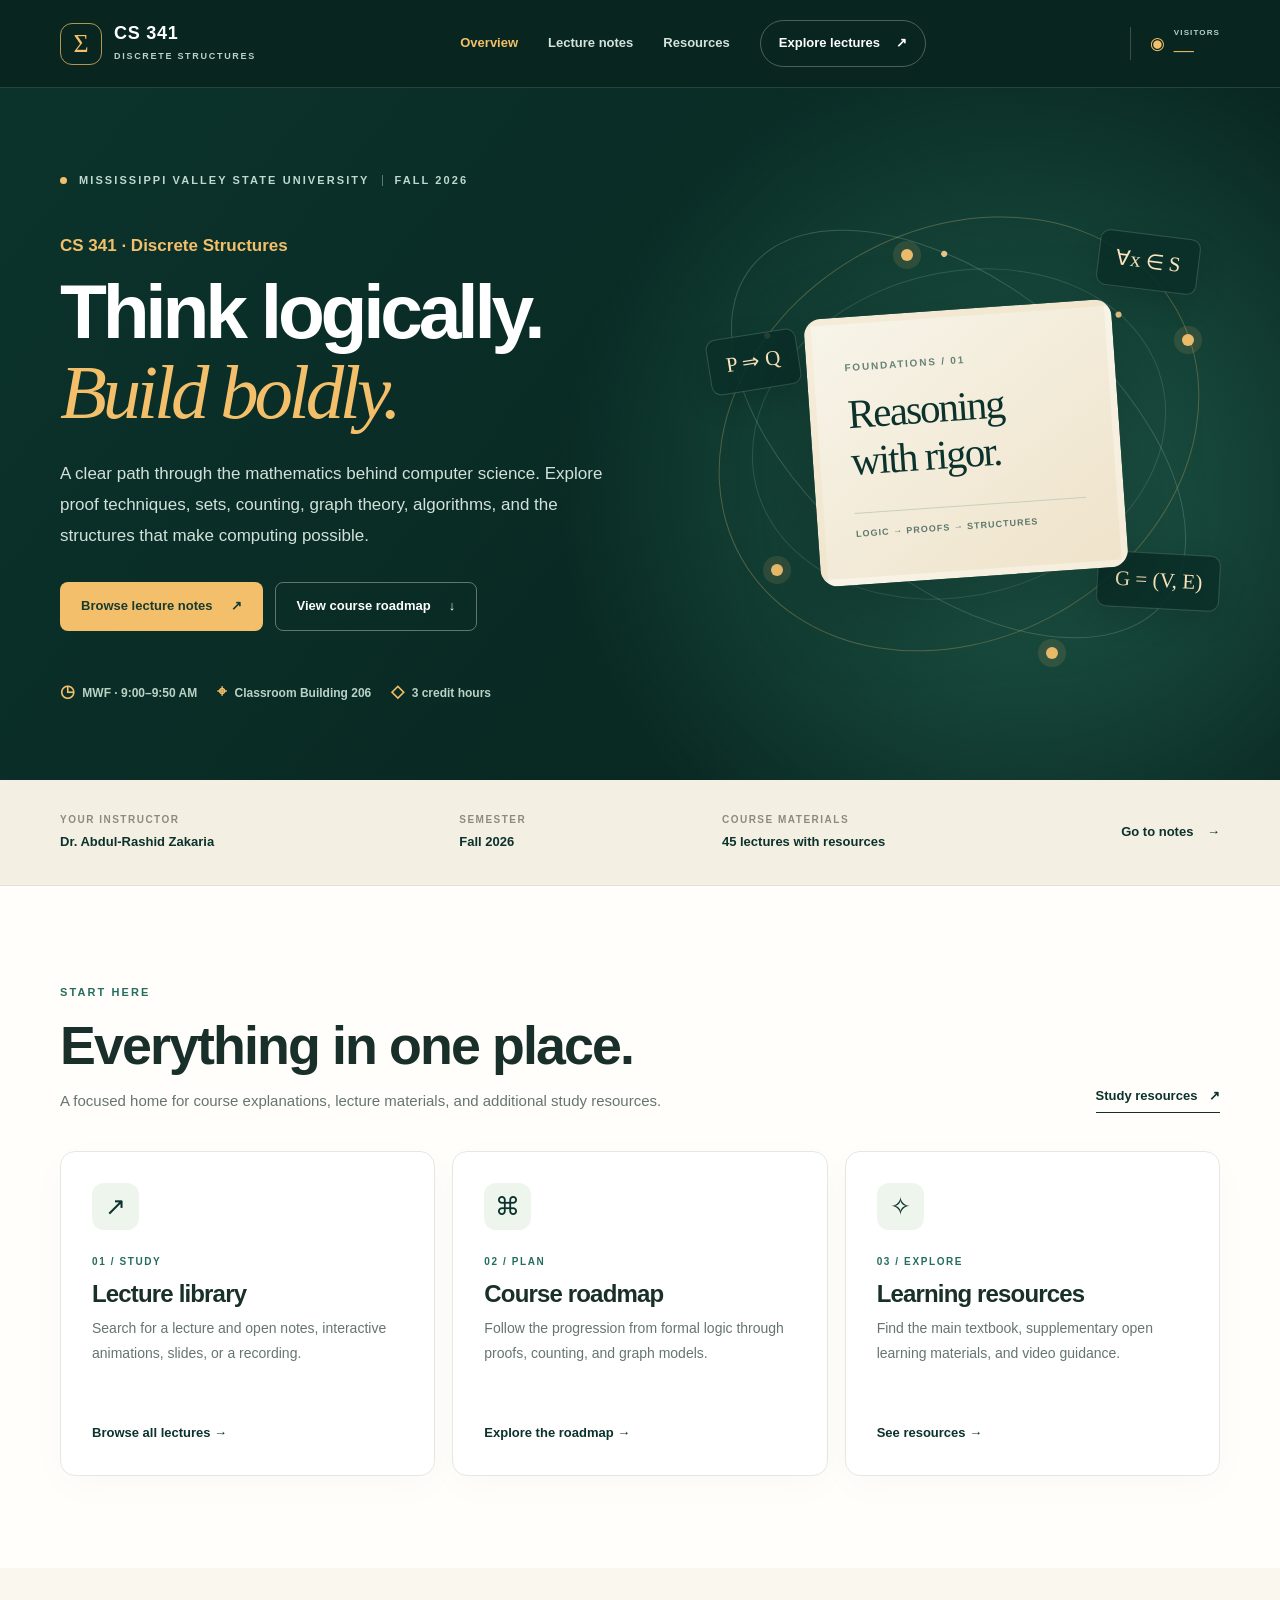
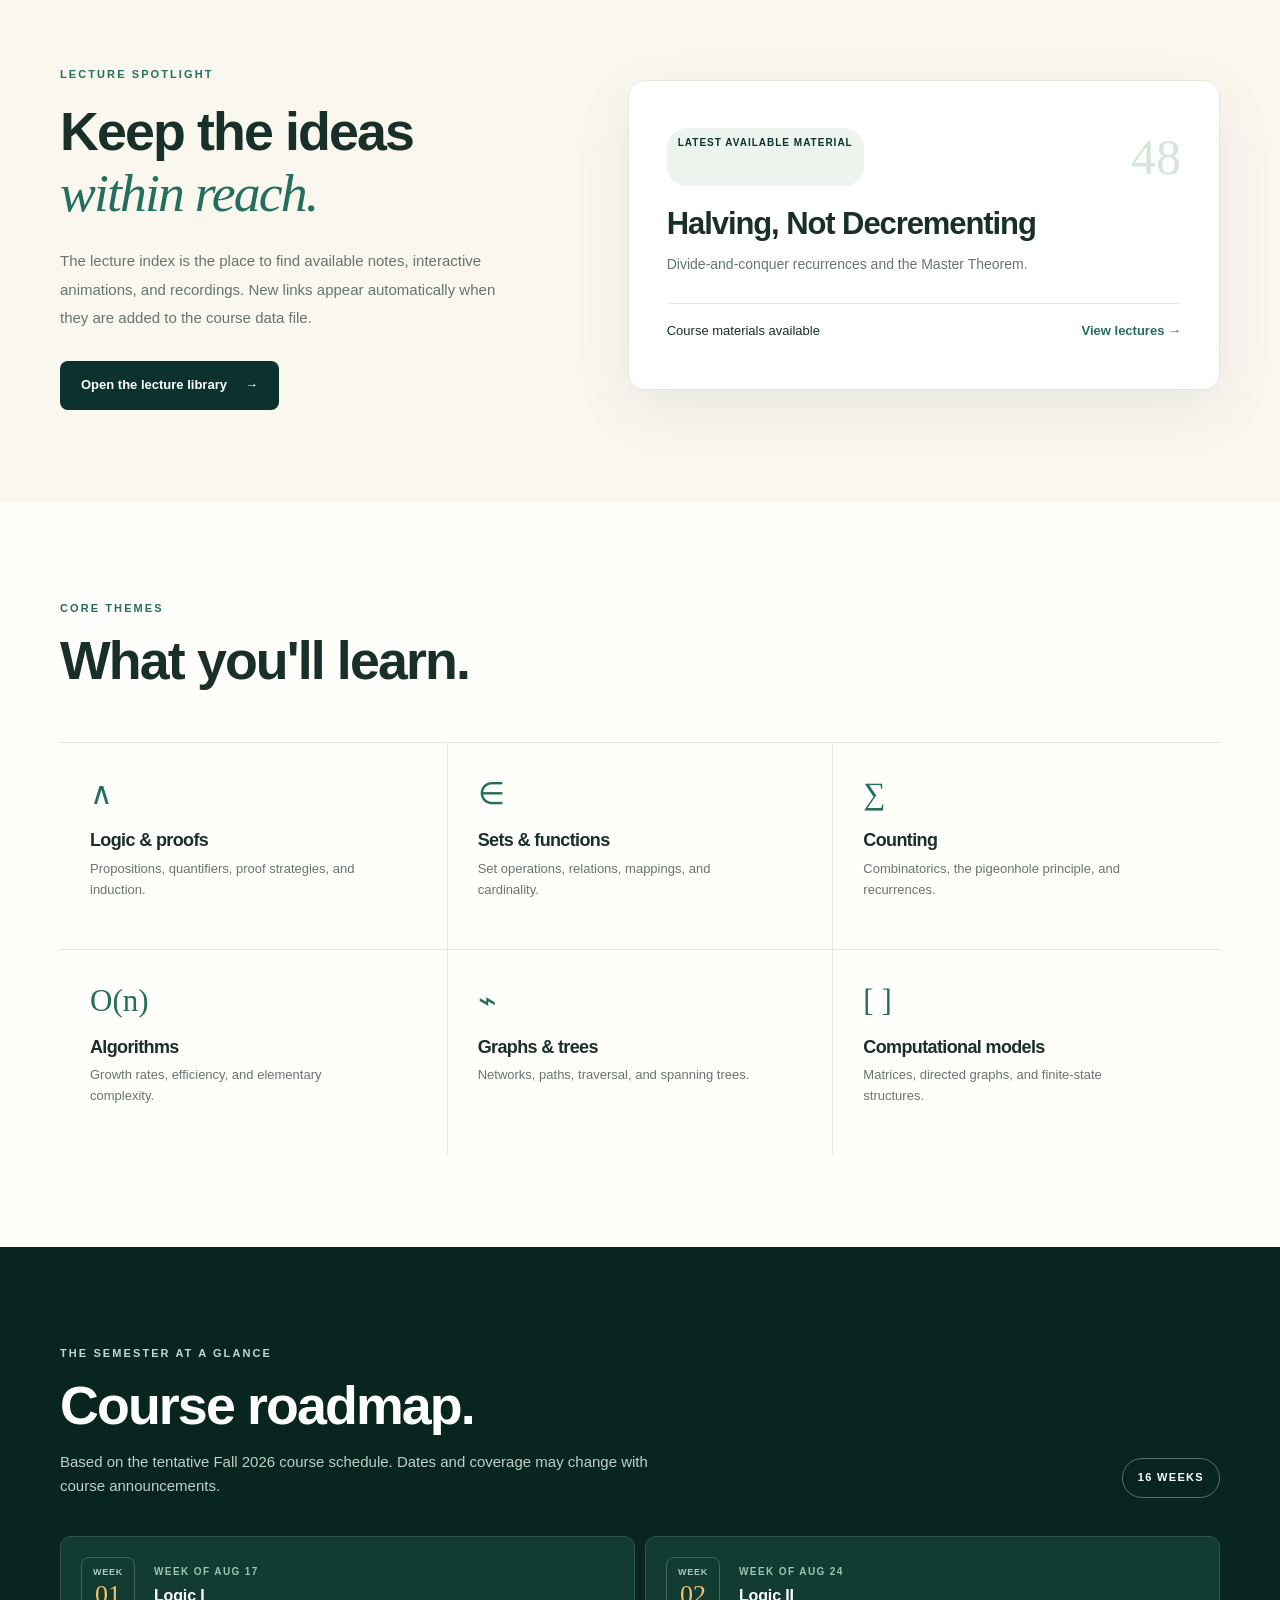
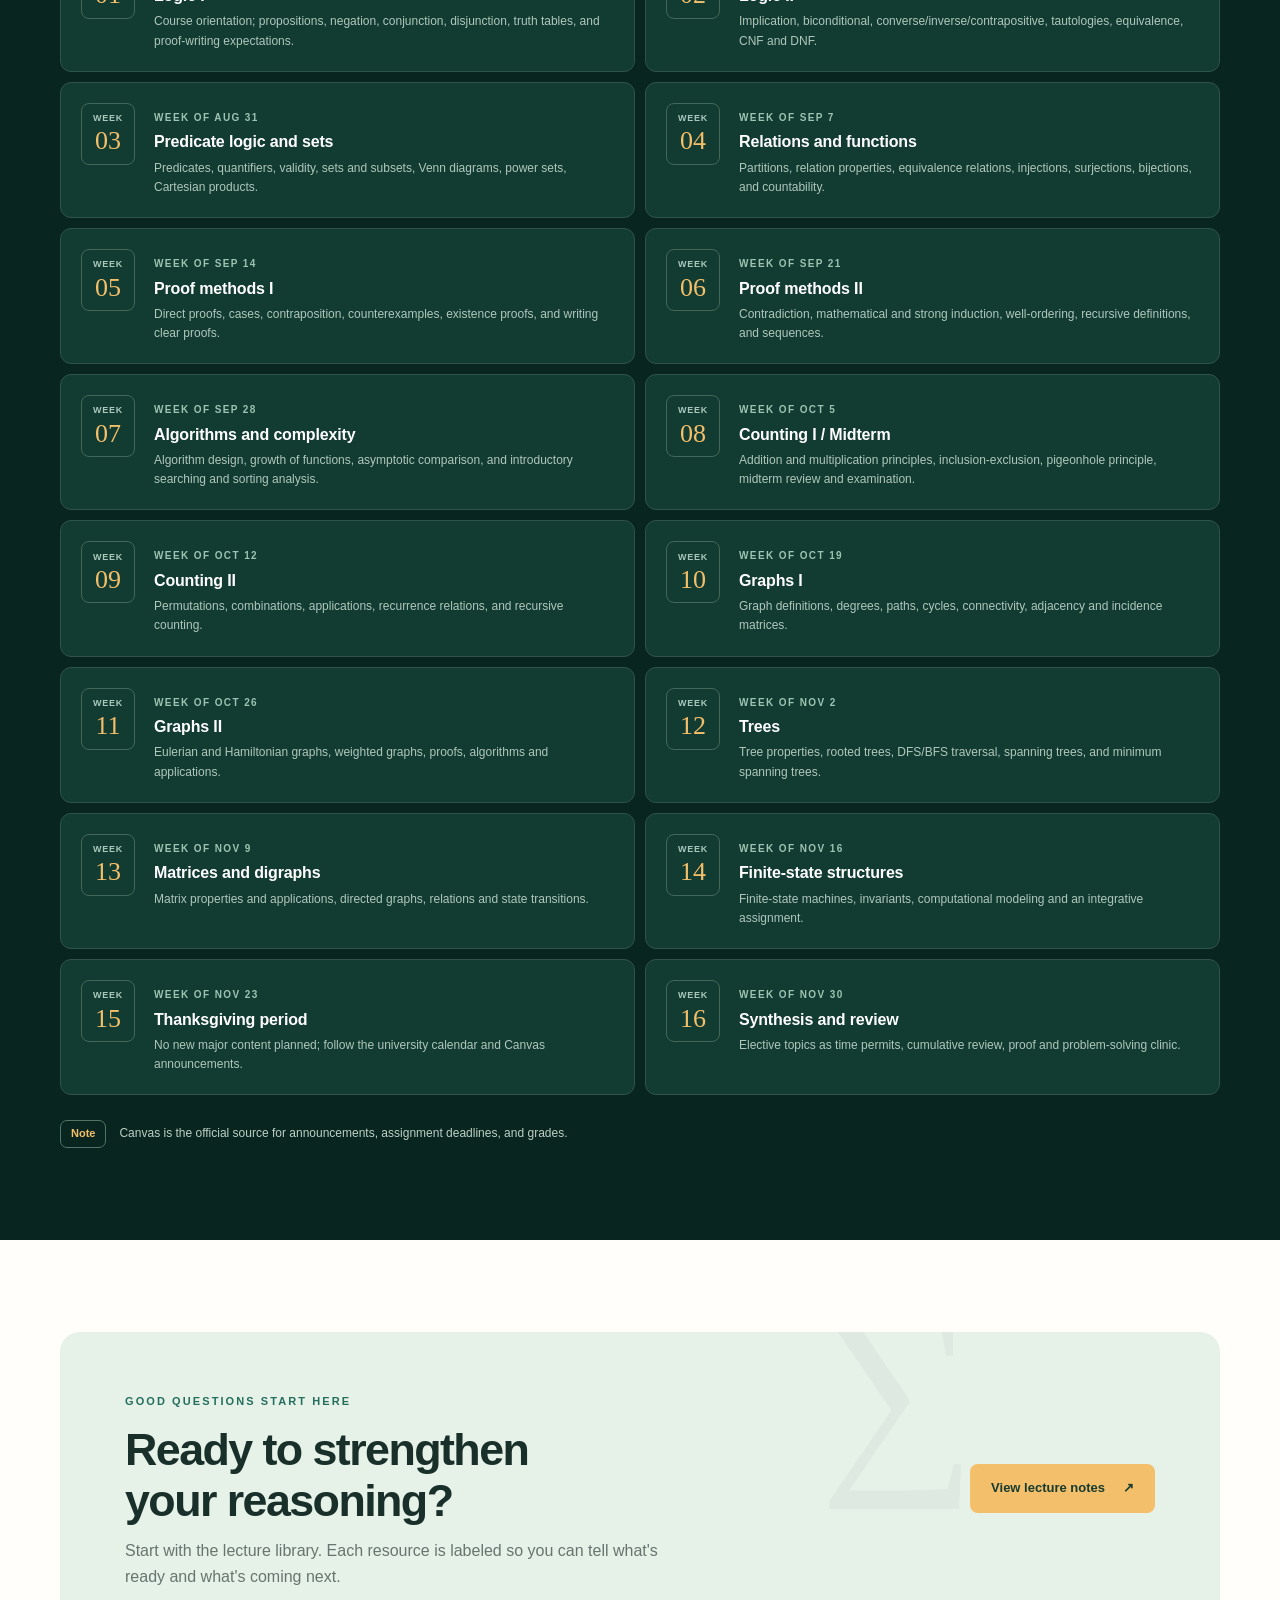
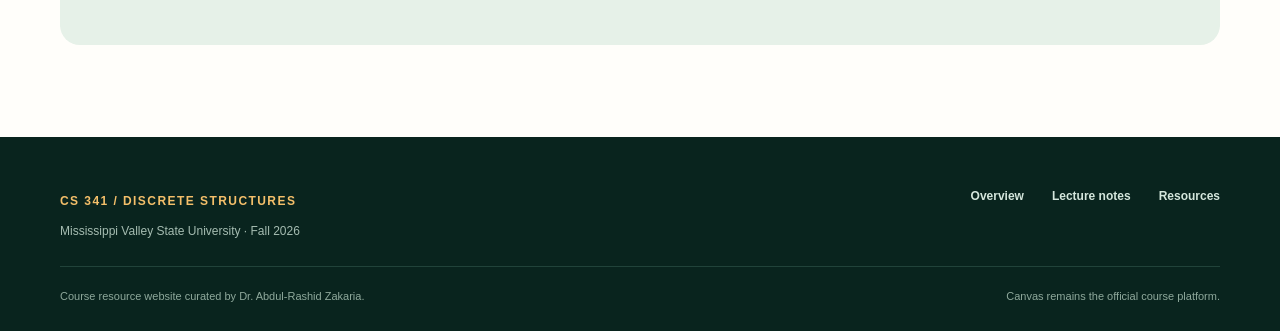
<file: index.html>
<!doctype html>
<html lang="en"><head>
<meta charset="utf-8"><meta name="viewport" content="width=device-width,initial-scale=1">
<meta name="theme-color" content="#0c302b">
<meta name="description" content="CS 341 Discrete Structures course resources, lecture notes, and study roadmap at Mississippi Valley State University.">
<title>Overview | CS 341 · Discrete Structures</title>
<link rel="icon" href="assets/favicon.svg" type="image/svg+xml">
<link rel="stylesheet" href="assets/css/styles.css">

<script data-goatcounter="https://cs341.goatcounter.com/count" async src="//gc.zgo.at/count.js"></script>
</head><body data-page="home">
<a href="#main" class="skip-link">Skip to content</a>
<header class="site-header">
  <div class="shell header-inner">
    <a href="index.html" class="brand" aria-label="CS 341 home"><span class="brand-emblem" aria-hidden="true">Σ</span><span><strong>CS 341</strong><small>DISCRETE STRUCTURES</small></span></a>
    <button class="nav-toggle" aria-label="Open navigation" aria-controls="site-nav" aria-expanded="false"><span></span><span></span><span></span></button>
    <nav class="site-nav" id="site-nav" aria-label="Main navigation">
      <a href="index.html" data-nav="home">Overview</a>
      <a href="lectures.html" data-nav="lectures">Lecture notes</a>
      <a href="resources.html" data-nav="resources">Resources</a>
      <a class="nav-action" href="lectures.html">Explore lectures <span aria-hidden="true">↗</span></a>
    </nav>
    <div class="site-visitors" aria-label="Total site visitors"><span class="visitor-mark" aria-hidden="true">◉</span><span class="visitor-copy"><small>VISITORS</small><strong data-goatcounter-total aria-live="polite">—</strong></span></div>
  </div>
</header>
<main id="main"><section class="hero"><div class="shell hero-grid">
 <div class="hero-copy"><div class="eyebrow on-dark"><span class="eyebrow-dot"></span> MISSISSIPPI VALLEY STATE UNIVERSITY <span class="eyebrow-divider"></span> FALL 2026</div>
 <p class="hero-kicker">CS 341 · Discrete Structures</p><h1>Think logically.<br><em>Build boldly.</em></h1>
 <p class="hero-lead">A clear path through the mathematics behind computer science. Explore proof techniques, sets, counting, graph theory, algorithms, and the structures that make computing possible.</p>
 <div class="hero-actions"><a class="button button-gold" href="lectures.html">Browse lecture notes <span>↗</span></a><a class="button button-outline-light" href="#roadmap">View course roadmap <span>↓</span></a></div>
 <div class="hero-meta"><span><span aria-hidden="true">◷</span> MWF · 9:00–9:50 AM</span><span><span aria-hidden="true">⌖</span> Classroom Building 206</span><span><span aria-hidden="true">◇</span> 3 credit hours</span></div>
 </div>
 <div class="hero-art" aria-hidden="true"><div class="art-orbit orbit-one"></div><div class="art-orbit orbit-two"></div><div class="art-orbit orbit-three"></div><div class="art-node node-a"></div><div class="art-node node-b"></div><div class="art-node node-c"></div><div class="art-node node-d"></div>
 <div class="formula formula-one">∀x ∈ S</div><div class="formula formula-two">P ⇒ Q</div><div class="formula formula-three">G = (V, E)</div>
 <div class="art-card"><span>FOUNDATIONS / 01</span><strong>Reasoning<br>with rigor.</strong><div class="art-card-line"></div><small>LOGIC → PROOFS → STRUCTURES</small></div>
 </div>
</div></section>
<section class="quick-bar"><div class="shell quick-inner"><div><span class="small-label">YOUR INSTRUCTOR</span><strong>Dr. Abdul-Rashid Zakaria</strong></div><div><span class="small-label">SEMESTER</span><strong>Fall 2026</strong></div><div><span class="small-label">COURSE MATERIALS</span><strong id="quick-materials">Lecture links added regularly</strong></div><a href="lectures.html" class="quick-link">Go to notes <span>→</span></a></div></section>
<section class="section" id="start"><div class="shell"><div class="section-heading"><div><span class="eyebrow">START HERE</span><h2>Everything in one place.</h2><p>A focused home for course explanations, lecture materials, and additional study resources.</p></div><a class="text-link" href="resources.html">Study resources <span>↗</span></a></div>
<div class="feature-grid"><a class="feature-card" href="lectures.html"><span class="feature-icon">↗</span><span class="feature-number">01 / STUDY</span><h3>Lecture library</h3><p>Search for a lecture and open notes, interactive animations, slides, or a recording.</p><span class="feature-link">Browse all lectures →</span></a>
<a class="feature-card" href="#roadmap"><span class="feature-icon">⌘</span><span class="feature-number">02 / PLAN</span><h3>Course roadmap</h3><p>Follow the progression from formal logic through proofs, counting, and graph models.</p><span class="feature-link">Explore the roadmap →</span></a>
<a class="feature-card" href="resources.html"><span class="feature-icon">✧</span><span class="feature-number">03 / EXPLORE</span><h3>Learning resources</h3><p>Find the main textbook, supplementary open learning materials, and video guidance.</p><span class="feature-link">See resources →</span></a></div></div></section>
<section class="section section-cream" id="latest"><div class="shell latest-layout"><div><span class="eyebrow">LECTURE SPOTLIGHT</span><h2>Keep the ideas<br><em>within reach.</em></h2><p>The lecture index is the place to find available notes, interactive animations, and recordings. New links appear automatically when they are added to the course data file.</p><a class="button button-dark" href="lectures.html">Open the lecture library <span>→</span></a></div><div class="spotlight-panel" id="home-spotlight"><div class="spotlight-loading">Loading lecture spotlight…</div></div></div></section>
<section class="section" id="topics"><div class="shell"><div class="section-heading"><div><span class="eyebrow">CORE THEMES</span><h2>What you'll learn.</h2></div></div><div class="topic-grid">
<div class="topic"><span class="topic-symbol">∧</span><h3>Logic &amp; proofs</h3><p>Propositions, quantifiers, proof strategies, and induction.</p></div>
<div class="topic"><span class="topic-symbol">∈</span><h3>Sets &amp; functions</h3><p>Set operations, relations, mappings, and cardinality.</p></div>
<div class="topic"><span class="topic-symbol">∑</span><h3>Counting</h3><p>Combinatorics, the pigeonhole principle, and recurrences.</p></div>
<div class="topic"><span class="topic-symbol">O(n)</span><h3>Algorithms</h3><p>Growth rates, efficiency, and elementary complexity.</p></div>
<div class="topic"><span class="topic-symbol">⌁</span><h3>Graphs &amp; trees</h3><p>Networks, paths, traversal, and spanning trees.</p></div>
<div class="topic"><span class="topic-symbol">[ ]</span><h3>Computational models</h3><p>Matrices, directed graphs, and finite-state structures.</p></div>
</div></div></section>
<section class="section section-dark" id="roadmap"><div class="shell"><div class="section-heading light"><div><span class="eyebrow on-dark">THE SEMESTER AT A GLANCE</span><h2>Course roadmap.</h2><p>Based on the tentative Fall 2026 course schedule. Dates and coverage may change with course announcements.</p></div><span class="roadmap-counter">16 WEEKS</span></div><div class="roadmap-list" id="roadmap-list"><p>Loading course roadmap…</p></div><div class="roadmap-note"><span>Note</span><p>Canvas is the official source for announcements, assignment deadlines, and grades.</p></div></div></section>
<section class="section callout-section"><div class="shell"><div class="callout"><div><span class="eyebrow">GOOD QUESTIONS START HERE</span><h2>Ready to strengthen<br>your reasoning?</h2><p>Start with the lecture library. Each resource is labeled so you can tell what's ready and what's coming next.</p></div><a href="lectures.html" class="button button-gold">View lecture notes <span>↗</span></a></div></div></section></main>
<footer class="site-footer">
 <div class="shell footer-inner">
   <div><span class="footer-brand">CS 341 / DISCRETE STRUCTURES</span><p>Mississippi Valley State University · Fall 2026</p></div>
   <div class="footer-links"><a href="index.html">Overview</a><a href="lectures.html">Lecture notes</a><a href="resources.html">Resources</a></div>
 </div>
 <div class="shell footer-bottom"><span>Course resource website curated by Dr. Abdul-Rashid Zakaria.</span><span>Canvas remains the official course platform.</span></div>
</footer>
<script src="assets/js/site.js" defer></script>
</body></html>
</file>
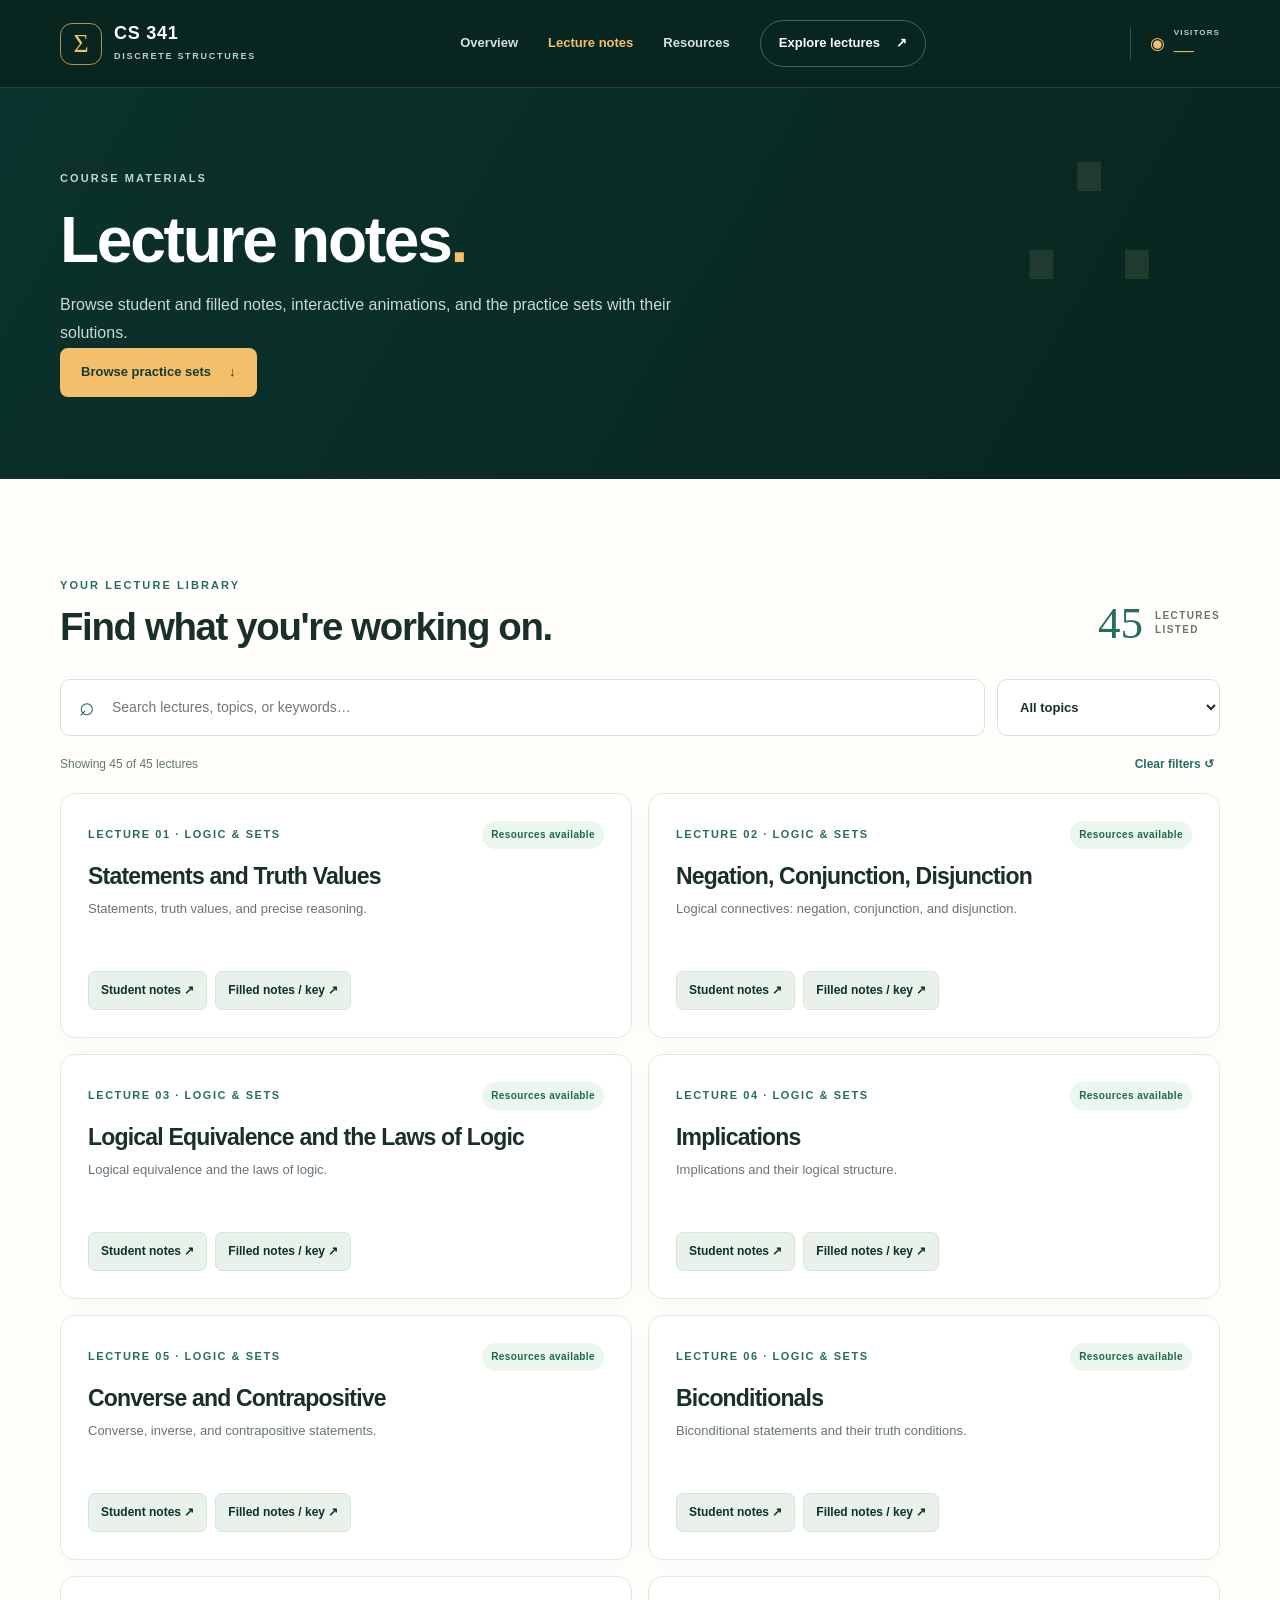
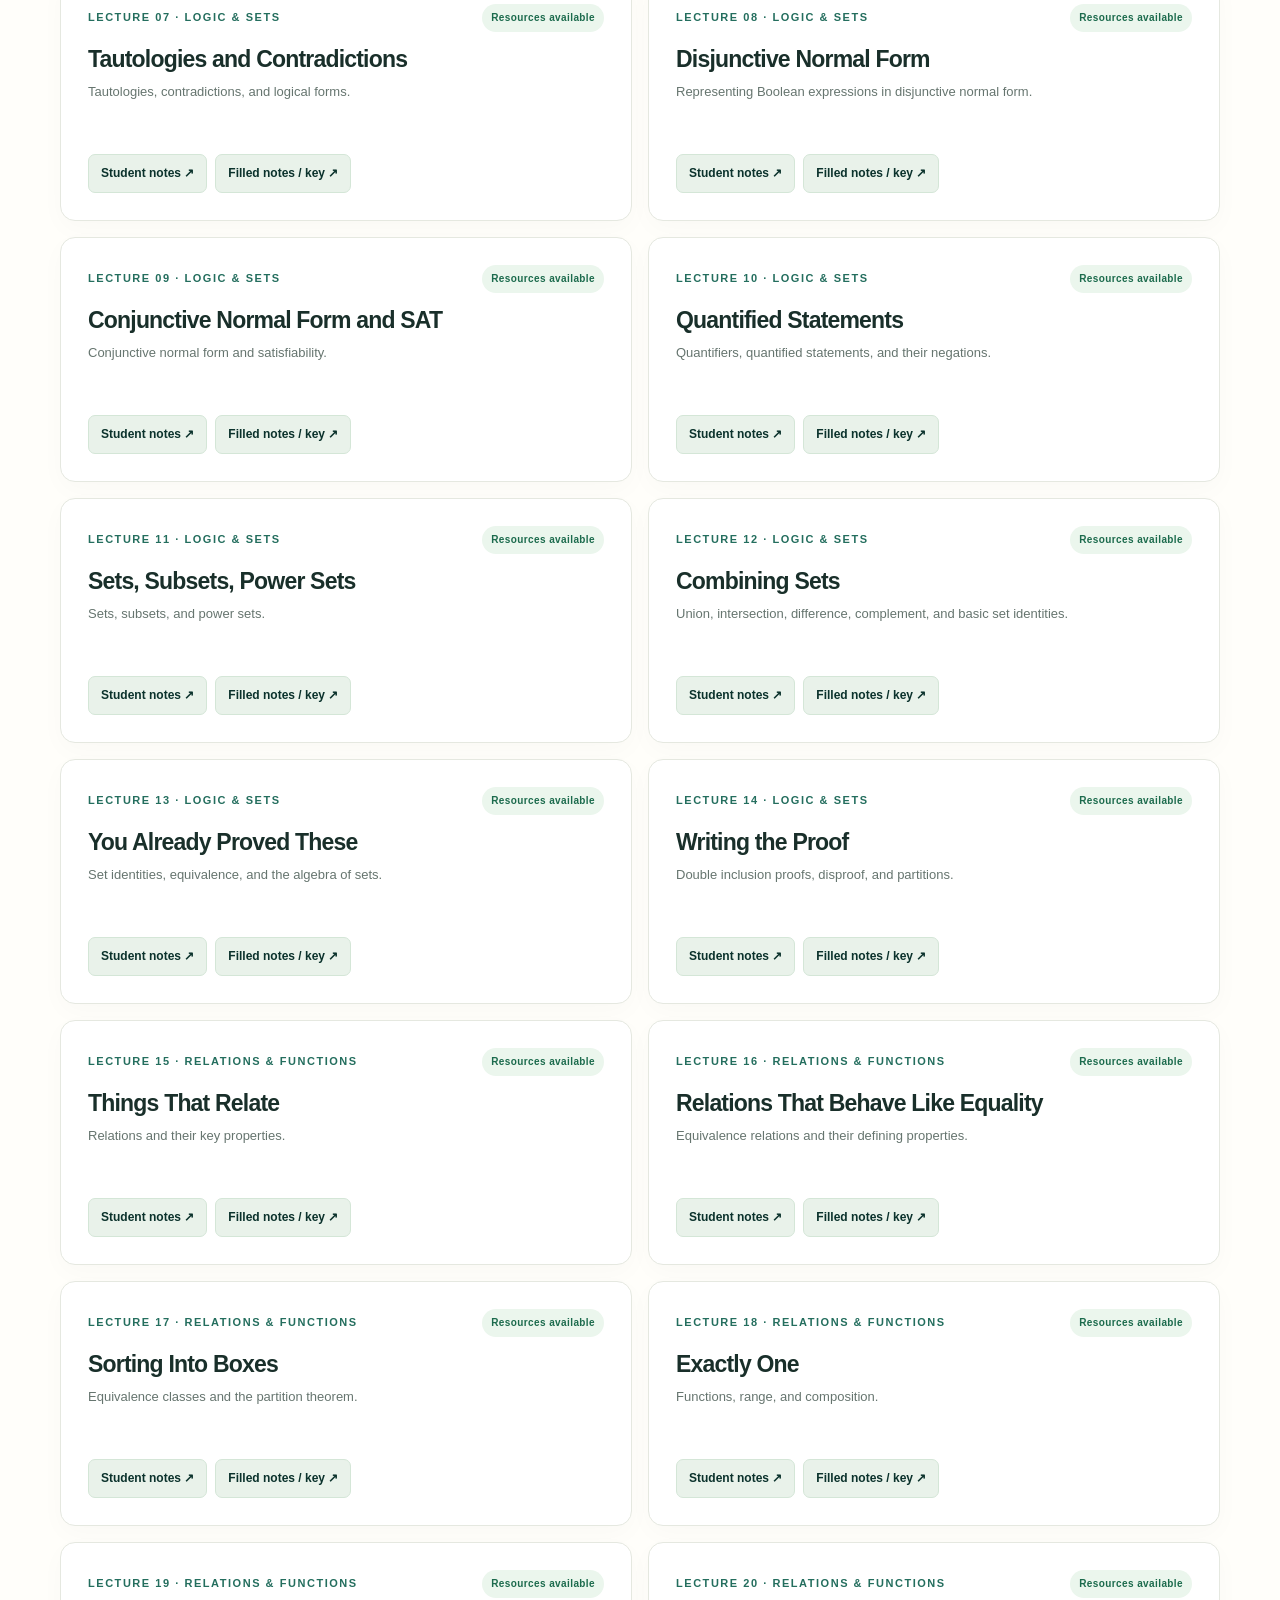
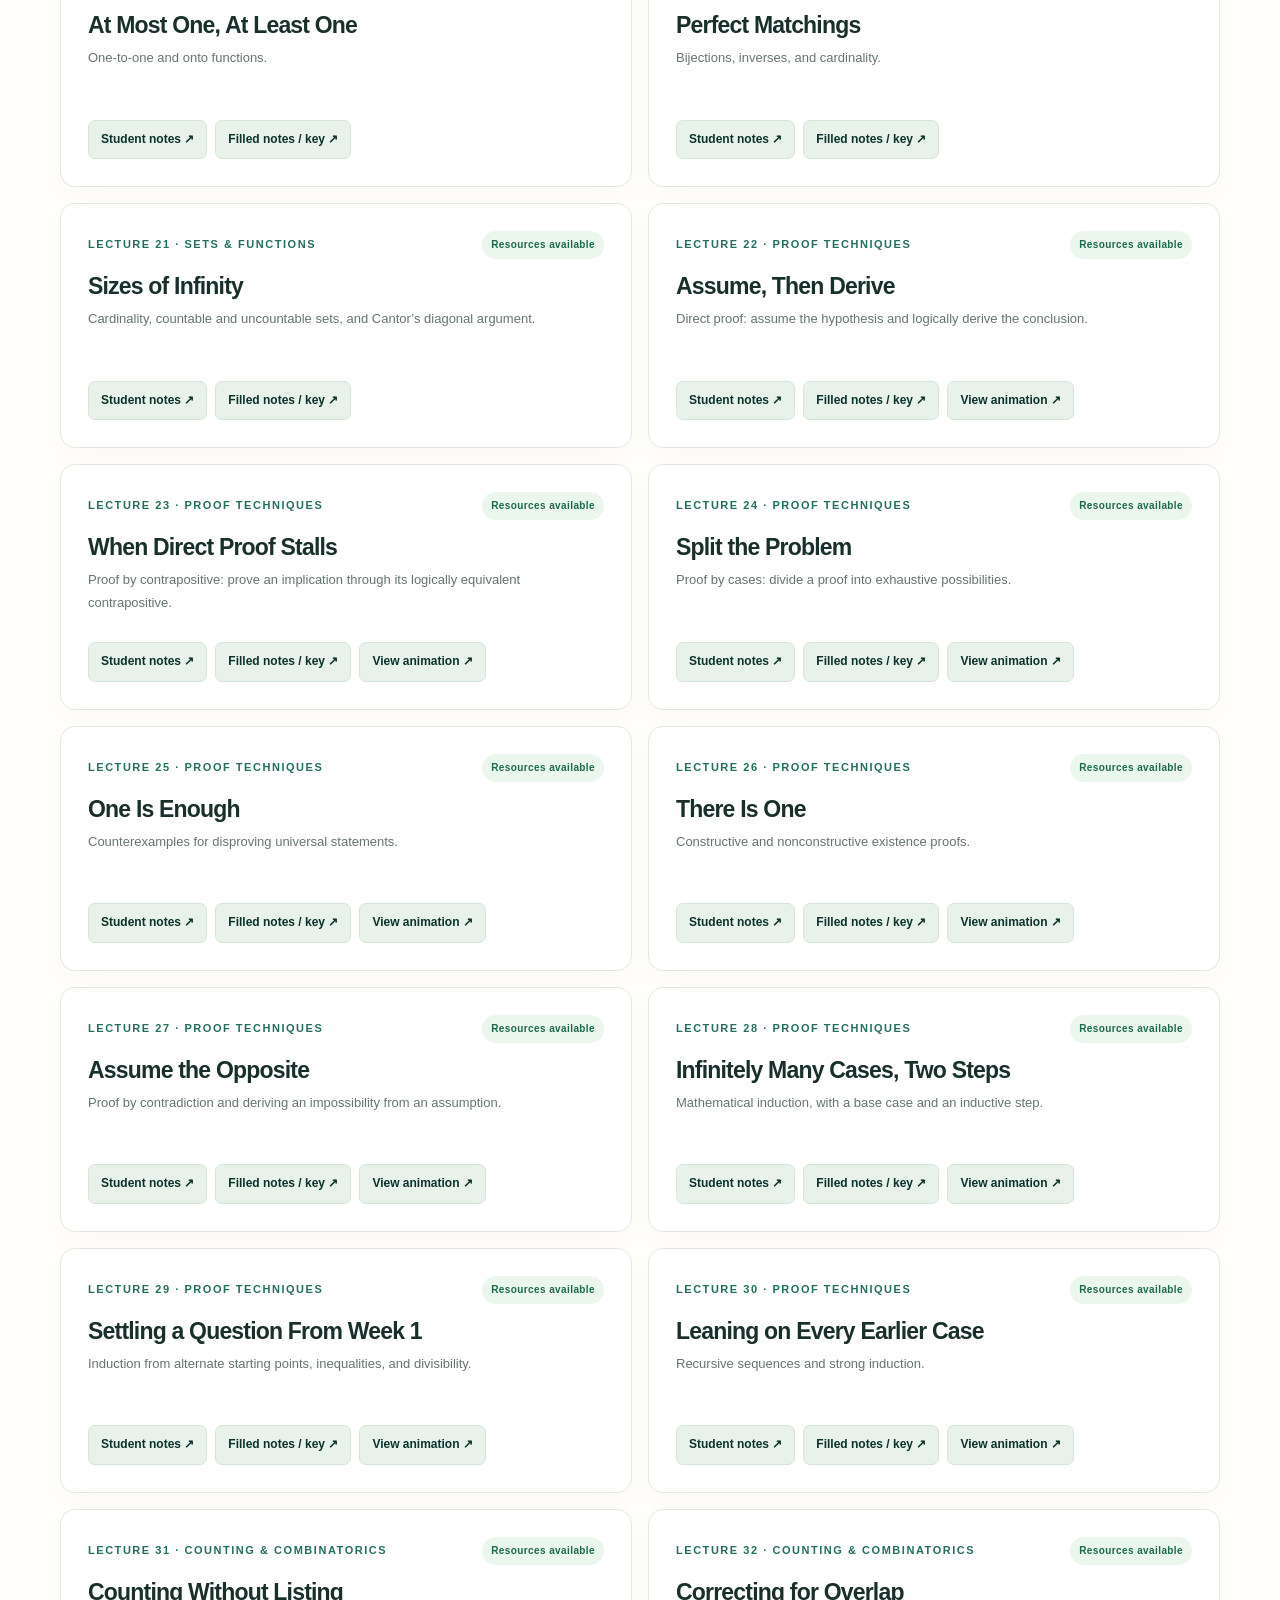
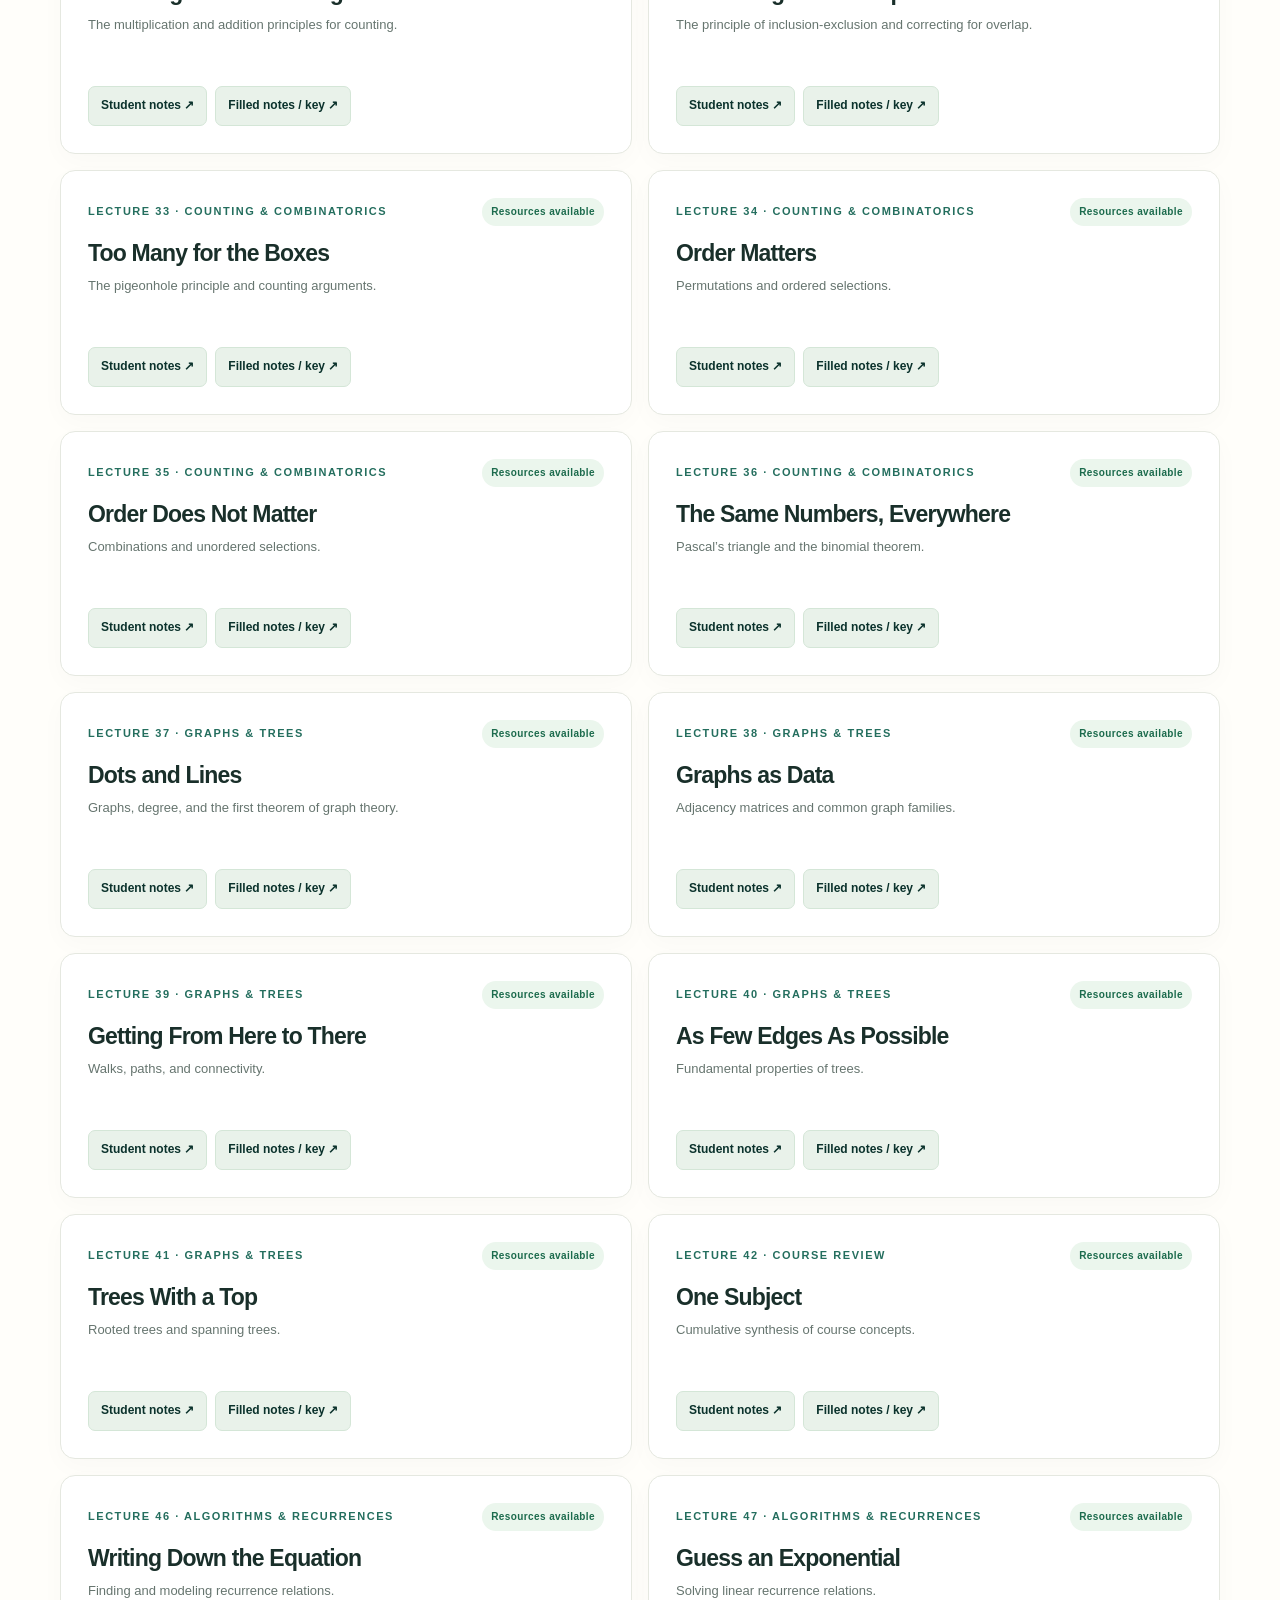
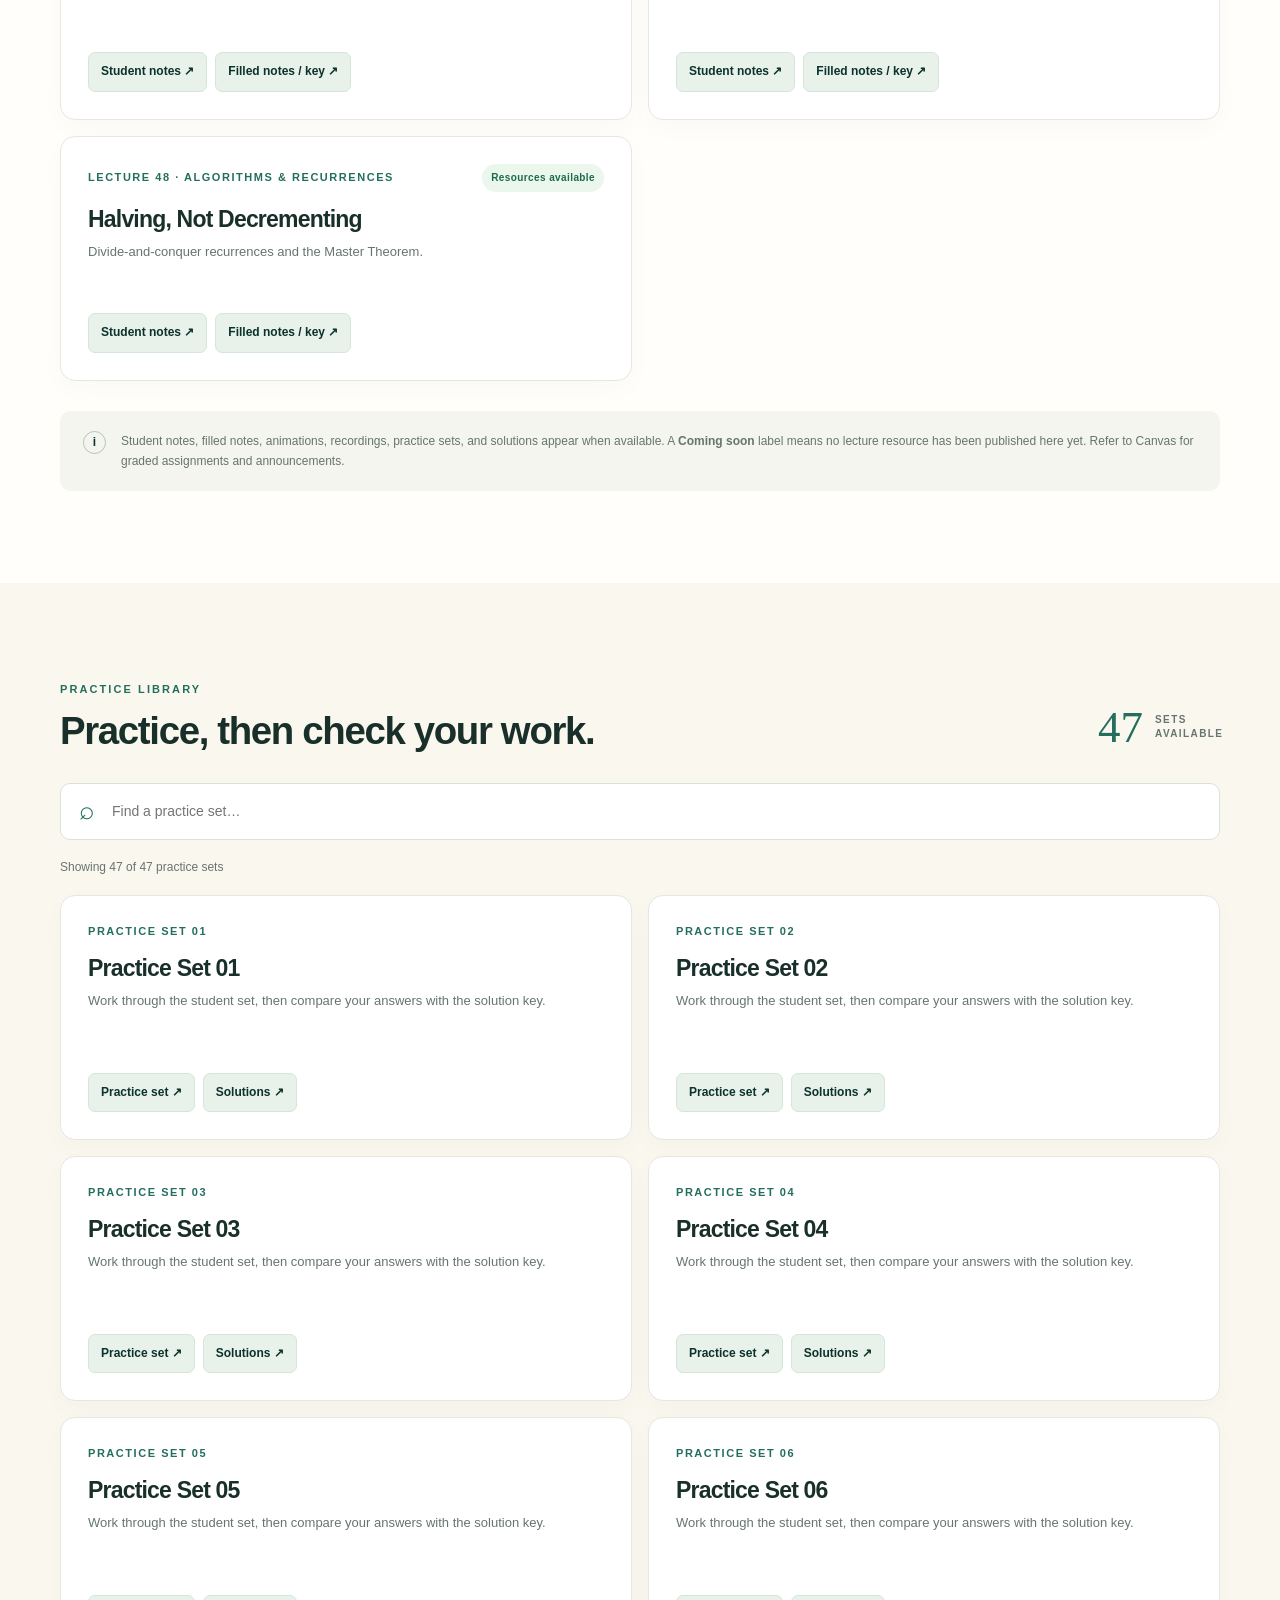
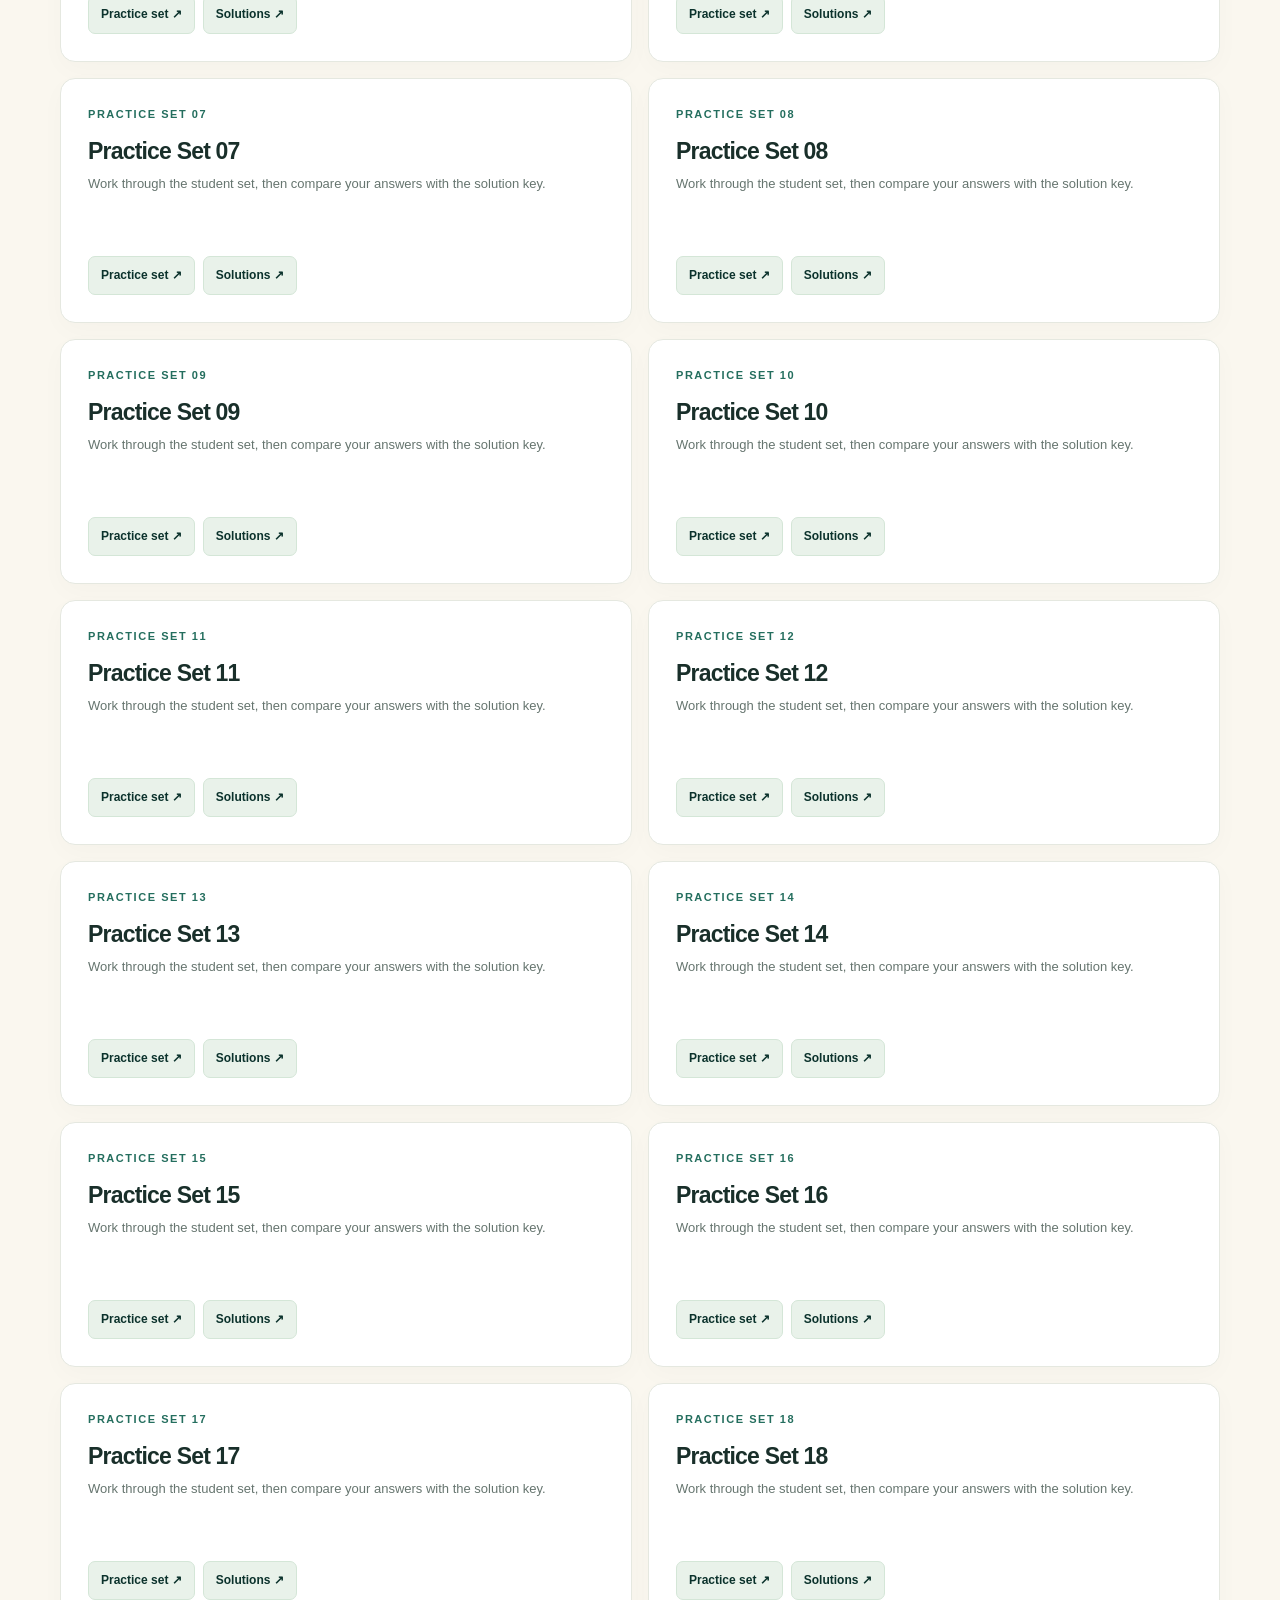
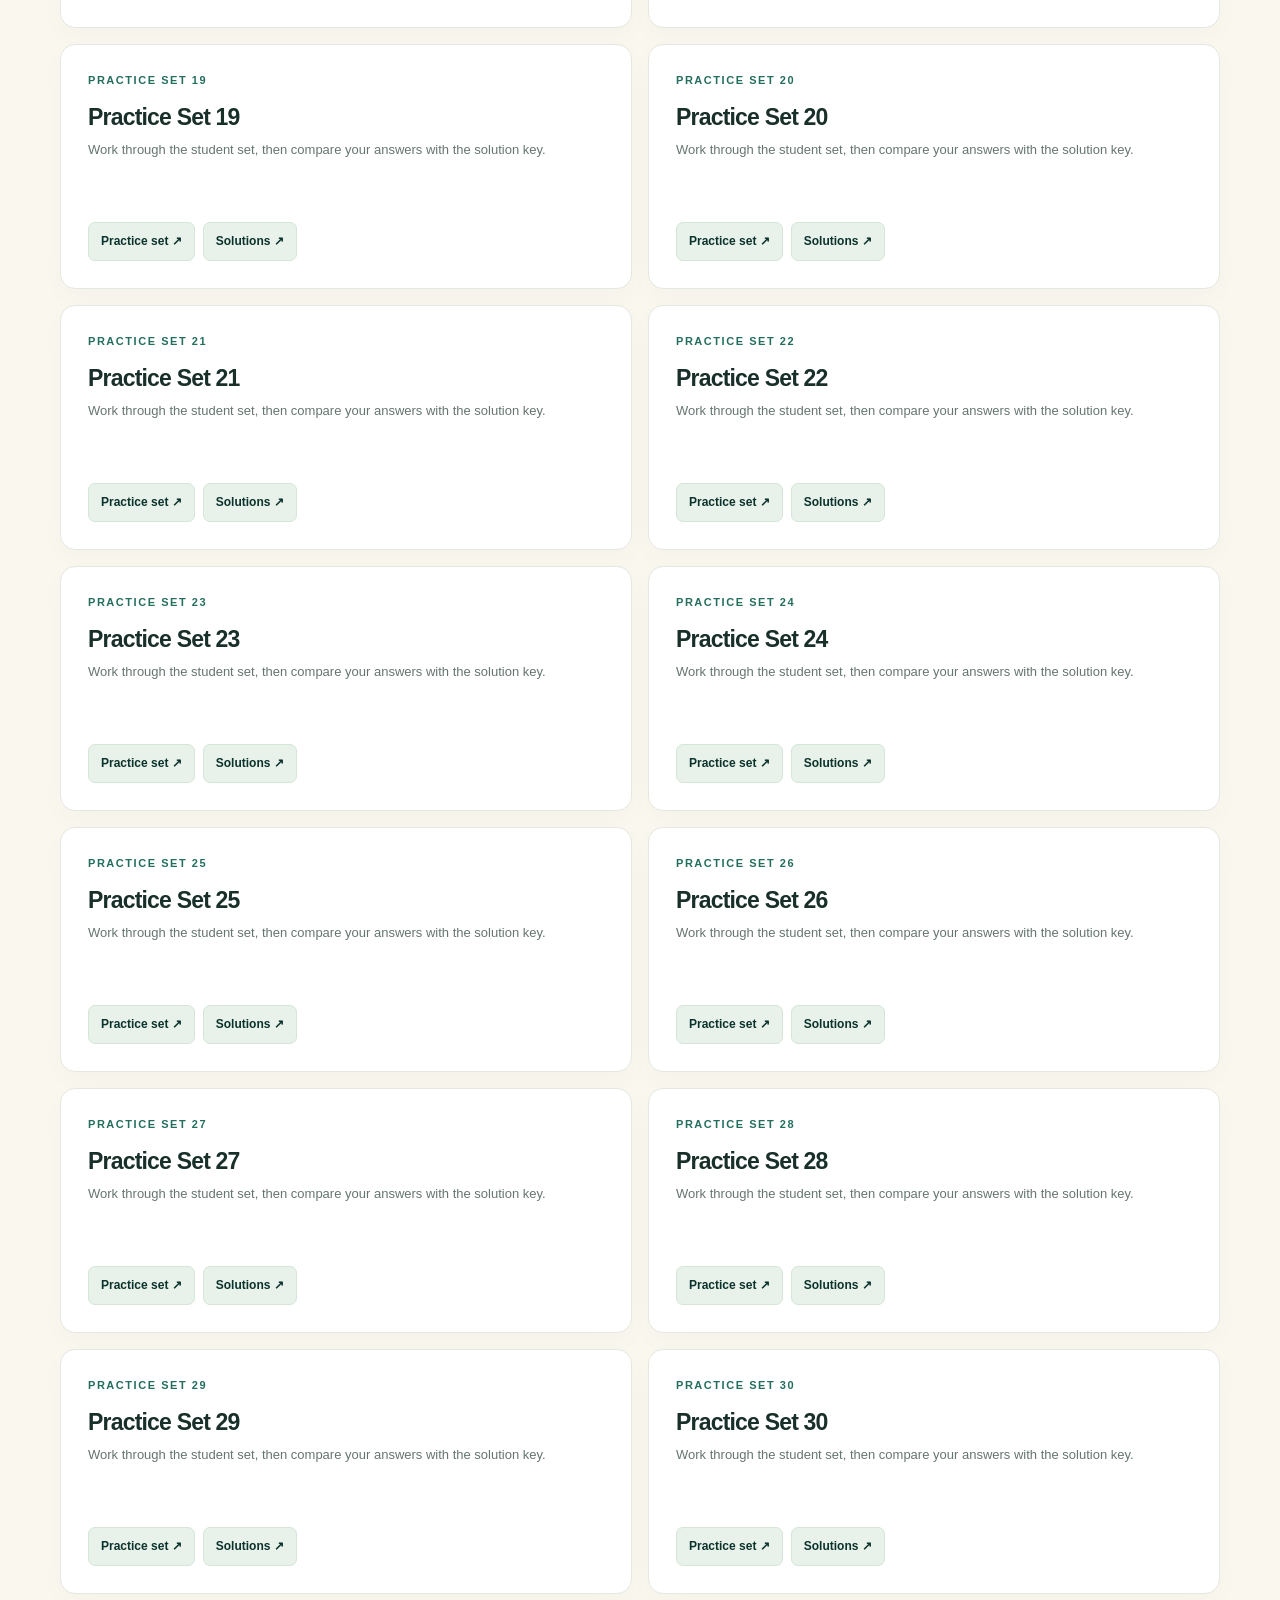
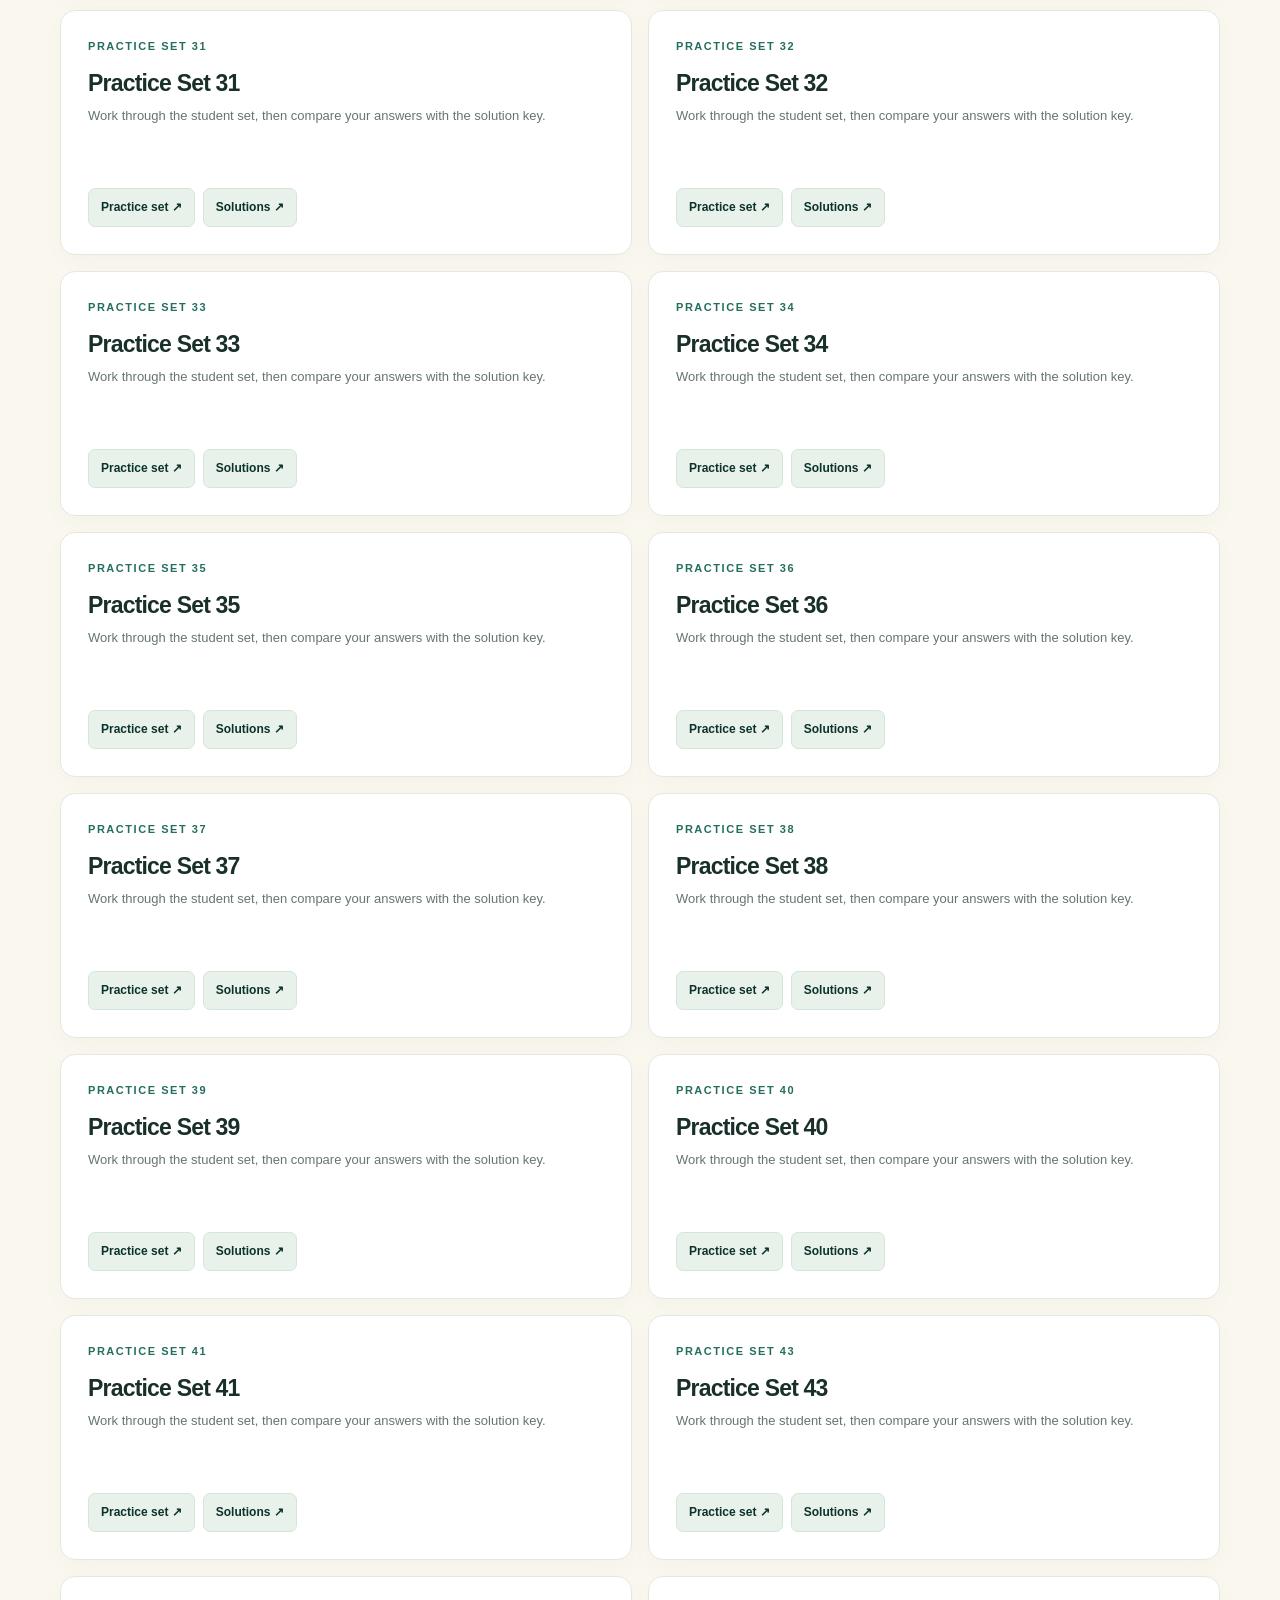
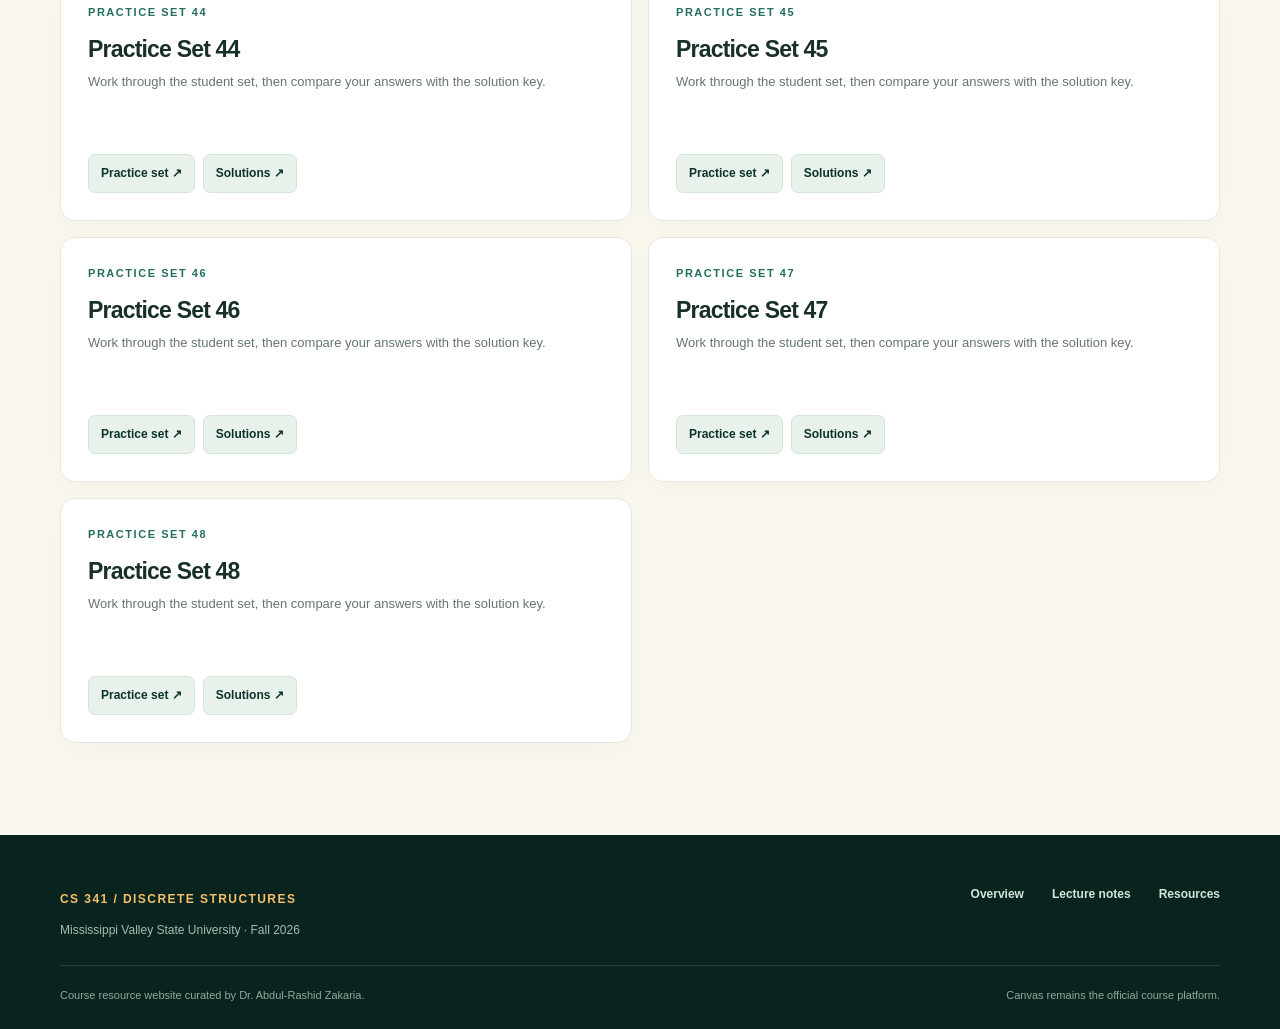
<file: lectures.html>
<!doctype html>
<html lang="en"><head>
<meta charset="utf-8"><meta name="viewport" content="width=device-width,initial-scale=1">
<meta name="theme-color" content="#0c302b">
<meta name="description" content="Search CS 341 lecture notes, filled keys, interactive animations, practice sets, and solutions.">
<title>Lecture Notes | CS 341 · Discrete Structures</title>
<link rel="icon" href="assets/favicon.svg" type="image/svg+xml">
<link rel="stylesheet" href="assets/css/styles.css">

<script data-goatcounter="https://cs341.goatcounter.com/count" async src="//gc.zgo.at/count.js"></script>
</head><body data-page="lectures">
<a href="#main" class="skip-link">Skip to content</a>
<header class="site-header">
  <div class="shell header-inner">
    <a href="index.html" class="brand" aria-label="CS 341 home"><span class="brand-emblem" aria-hidden="true">Σ</span><span><strong>CS 341</strong><small>DISCRETE STRUCTURES</small></span></a>
    <button class="nav-toggle" aria-label="Open navigation" aria-controls="site-nav" aria-expanded="false"><span></span><span></span><span></span></button>
    <nav class="site-nav" id="site-nav" aria-label="Main navigation">
      <a href="index.html" data-nav="home">Overview</a>
      <a href="lectures.html" data-nav="lectures">Lecture notes</a>
      <a href="resources.html" data-nav="resources">Resources</a>
      <a class="nav-action" href="lectures.html">Explore lectures <span aria-hidden="true">↗</span></a>
    </nav>
    <div class="site-visitors" aria-label="Total site visitors"><span class="visitor-mark" aria-hidden="true">◉</span><span class="visitor-copy"><small>VISITORS</small><strong data-goatcounter-total aria-live="polite">—</strong></span></div>
  </div>
</header>
<main id="main"><section class="inner-hero"><div class="shell"><span class="eyebrow on-dark">COURSE MATERIALS</span><h1>Lecture notes<span class="accent-period">.</span></h1><p>Browse student and filled notes, interactive animations, and the practice sets with their solutions.</p><a class="button button-gold" href="#practice-sets">Browse practice sets <span aria-hidden="true">↓</span></a><div class="inner-hero-decoration" aria-hidden="true">∴</div></div></section>
<section class="section library-section"><div class="shell"><div class="library-intro"><div><span class="eyebrow">YOUR LECTURE LIBRARY</span><h2>Find what you're working on.</h2></div><div class="library-stat"><strong id="lecture-count">—</strong><span>LECTURES LISTED</span></div></div>
<div class="library-toolbar"><label class="search-field"><span aria-hidden="true">⌕</span><span class="visually-hidden">Search lectures</span><input type="search" id="lecture-search" placeholder="Search lectures, topics, or keywords…" autocomplete="off"></label><label class="filter-field"><span class="visually-hidden">Filter by topic</span><select id="lecture-filter"><option value="all">All topics</option></select></label></div>
<div class="results-bar"><span id="lecture-results" aria-live="polite">Loading lectures…</span><button type="button" class="reset-button" id="reset-filters">Clear filters ↺</button></div>
<div class="lecture-grid" id="lecture-list"><div class="empty-state">Loading the lecture index…</div></div>
<div class="library-footnote"><span class="footnote-icon">i</span><p>Student notes, filled notes, animations, recordings, practice sets, and solutions appear when available. A <strong>Coming soon</strong> label means no lecture resource has been published here yet. Refer to Canvas for graded assignments and announcements.</p></div></div></section>
<section class="section practice-library-section section-cream" id="practice-sets"><div class="shell"><div class="library-intro"><div><span class="eyebrow">PRACTICE LIBRARY</span><h2>Practice, then check your work.</h2></div><div class="library-stat"><strong id="practice-count">—</strong><span>SETS AVAILABLE</span></div></div>
<div class="library-toolbar"><label class="search-field"><span aria-hidden="true">⌕</span><span class="visually-hidden">Search practice sets</span><input type="search" id="practice-search" placeholder="Find a practice set…" autocomplete="off"></label></div>
<div class="results-bar"><span id="practice-results" aria-live="polite">Loading practice sets…</span></div>
<div class="lecture-grid" id="practice-list"><div class="empty-state">Loading the practice set index…</div></div></div></section></main>
<footer class="site-footer">
 <div class="shell footer-inner">
   <div><span class="footer-brand">CS 341 / DISCRETE STRUCTURES</span><p>Mississippi Valley State University · Fall 2026</p></div>
   <div class="footer-links"><a href="index.html">Overview</a><a href="lectures.html">Lecture notes</a><a href="resources.html">Resources</a></div>
 </div>
 <div class="shell footer-bottom"><span>Course resource website curated by Dr. Abdul-Rashid Zakaria.</span><span>Canvas remains the official course platform.</span></div>
</footer>
<script src="assets/js/site.js" defer></script>
</body></html>
</file>
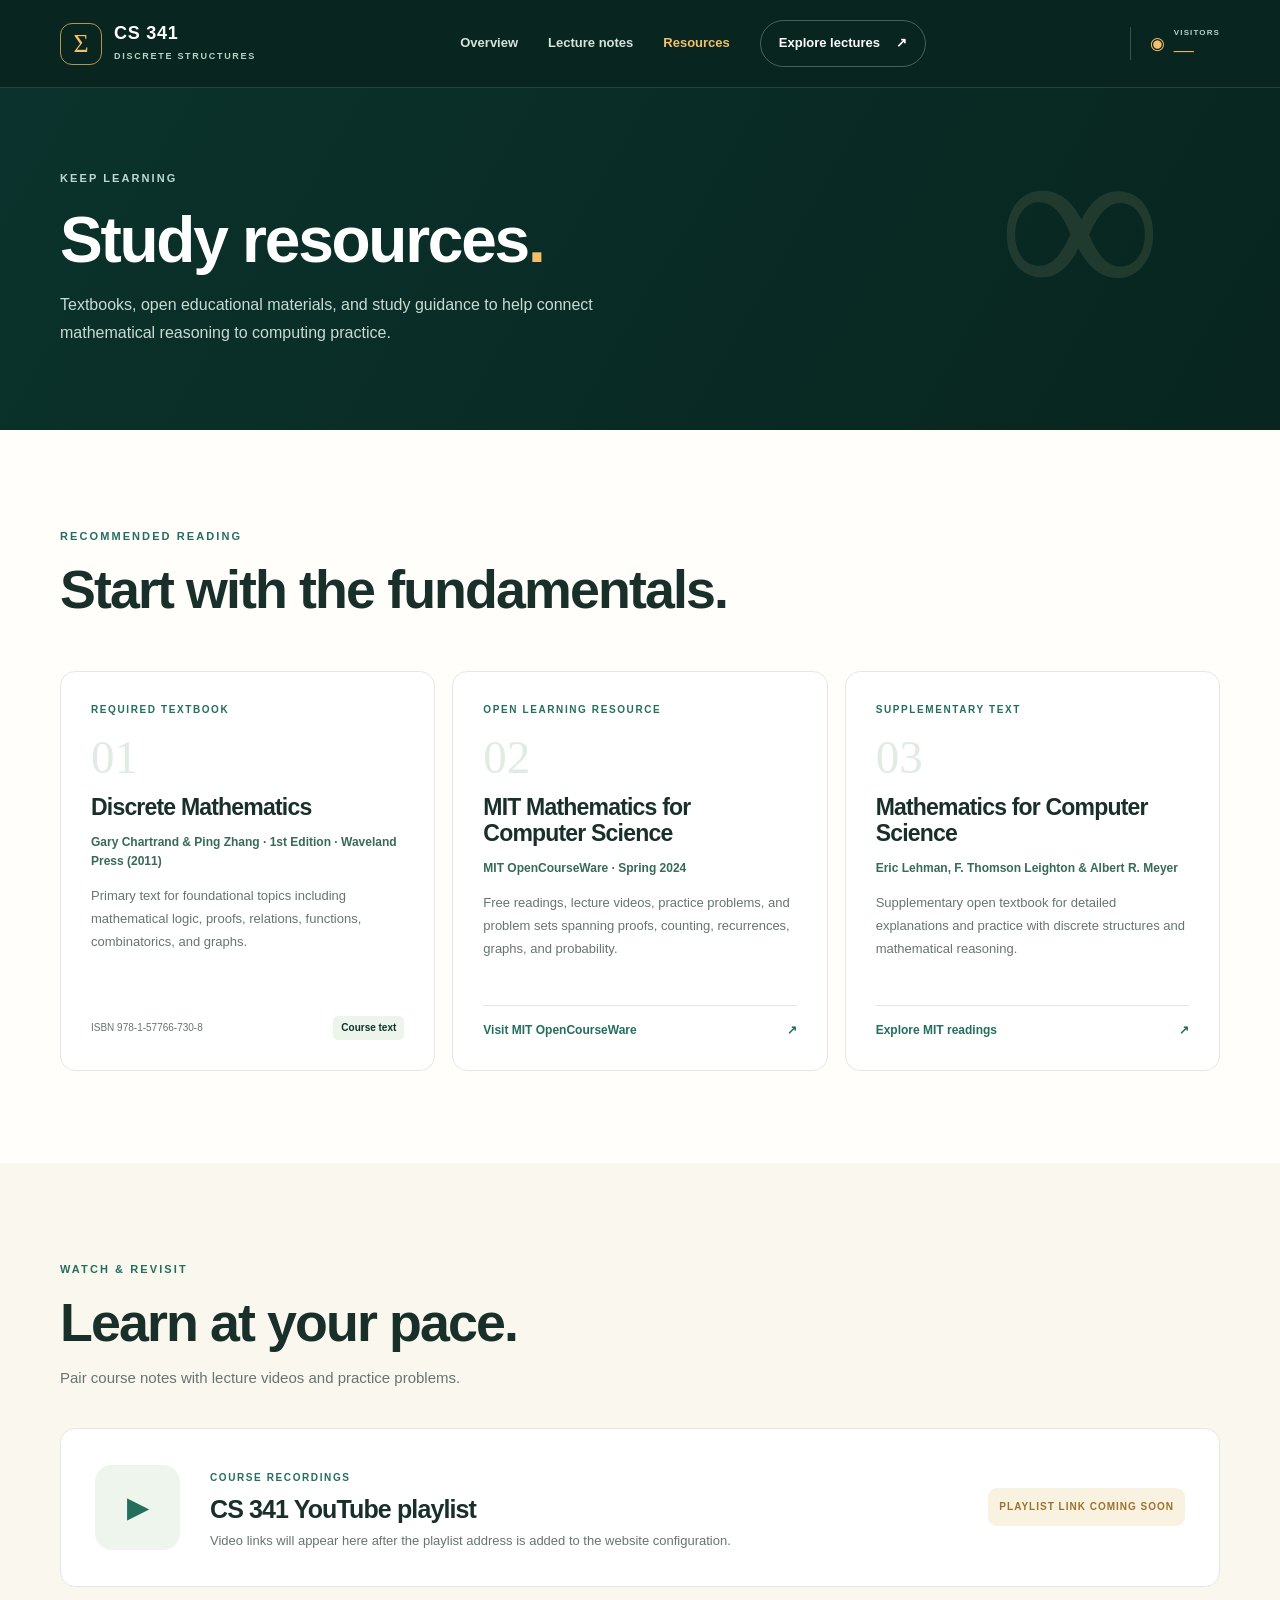
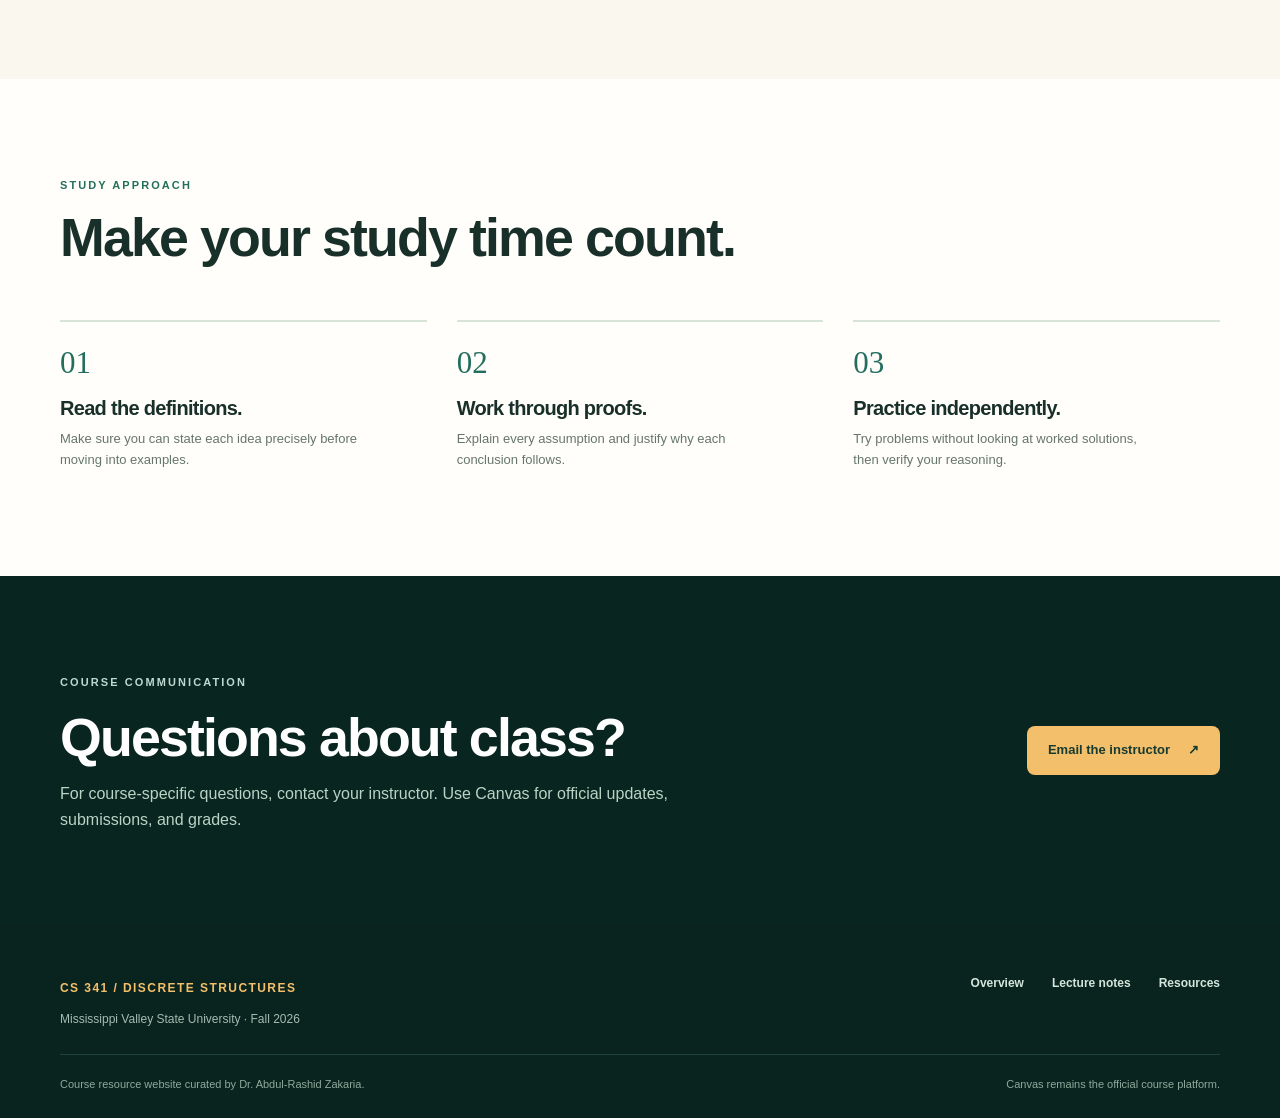
<file: resources.html>
<!doctype html>
<html lang="en"><head>
<meta charset="utf-8"><meta name="viewport" content="width=device-width,initial-scale=1">
<meta name="theme-color" content="#0c302b">
<meta name="description" content="Textbooks and supplementary study resources for CS 341 Discrete Structures.">
<title>Study Resources | CS 341 · Discrete Structures</title>
<link rel="icon" href="assets/favicon.svg" type="image/svg+xml">
<link rel="stylesheet" href="assets/css/styles.css">

<script data-goatcounter="https://cs341.goatcounter.com/count" async src="//gc.zgo.at/count.js"></script>
</head><body data-page="resources">
<a href="#main" class="skip-link">Skip to content</a>
<header class="site-header">
  <div class="shell header-inner">
    <a href="index.html" class="brand" aria-label="CS 341 home"><span class="brand-emblem" aria-hidden="true">Σ</span><span><strong>CS 341</strong><small>DISCRETE STRUCTURES</small></span></a>
    <button class="nav-toggle" aria-label="Open navigation" aria-controls="site-nav" aria-expanded="false"><span></span><span></span><span></span></button>
    <nav class="site-nav" id="site-nav" aria-label="Main navigation">
      <a href="index.html" data-nav="home">Overview</a>
      <a href="lectures.html" data-nav="lectures">Lecture notes</a>
      <a href="resources.html" data-nav="resources">Resources</a>
      <a class="nav-action" href="lectures.html">Explore lectures <span aria-hidden="true">↗</span></a>
    </nav>
    <div class="site-visitors" aria-label="Total site visitors"><span class="visitor-mark" aria-hidden="true">◉</span><span class="visitor-copy"><small>VISITORS</small><strong data-goatcounter-total aria-live="polite">—</strong></span></div>
  </div>
</header>
<main id="main"><section class="inner-hero"><div class="shell"><span class="eyebrow on-dark">KEEP LEARNING</span><h1>Study resources<span class="accent-period">.</span></h1><p>Textbooks, open educational materials, and study guidance to help connect mathematical reasoning to computing practice.</p><div class="inner-hero-decoration" aria-hidden="true">∞</div></div></section>
<section class="section"><div class="shell"><div class="section-heading"><div><span class="eyebrow">RECOMMENDED READING</span><h2>Start with the fundamentals.</h2></div></div><div class="resource-grid">
 <article class="resource-card"><span class="resource-type">REQUIRED TEXTBOOK</span><div class="resource-mark">01</div><h3>Discrete Mathematics</h3><p class="resource-author">Gary Chartrand &amp; Ping Zhang · 1st Edition · Waveland Press (2011)</p><p>Primary text for foundational topics including mathematical logic, proofs, relations, functions, combinatorics, and graphs.</p><div class="resource-bottom"><span>ISBN 978-1-57766-730-8</span><span class="resource-tag">Course text</span></div></article>
 <article class="resource-card"><span class="resource-type">OPEN LEARNING RESOURCE</span><div class="resource-mark">02</div><h3>MIT Mathematics for Computer Science</h3><p class="resource-author">MIT OpenCourseWare · Spring 2024</p><p>Free readings, lecture videos, practice problems, and problem sets spanning proofs, counting, recurrences, graphs, and probability.</p><a href="https://ocw.mit.edu/courses/6-1200j-mathematics-for-computer-science-spring-2024/" target="_blank" rel="noopener noreferrer" class="resource-action">Visit MIT OpenCourseWare <span>↗</span></a></article>
 <article class="resource-card"><span class="resource-type">SUPPLEMENTARY TEXT</span><div class="resource-mark">03</div><h3>Mathematics for Computer Science</h3><p class="resource-author">Eric Lehman, F. Thomson Leighton &amp; Albert R. Meyer</p><p>Supplementary open textbook for detailed explanations and practice with discrete structures and mathematical reasoning.</p><a href="https://ocw.mit.edu/courses/6-1200j-mathematics-for-computer-science-spring-2024/pages/readings/" target="_blank" rel="noopener noreferrer" class="resource-action">Explore MIT readings <span>↗</span></a></article>
 </div></div></section>
<section class="section section-cream"><div class="shell"><div class="section-heading"><div><span class="eyebrow">WATCH &amp; REVISIT</span><h2>Learn at your pace.</h2><p>Pair course notes with lecture videos and practice problems.</p></div></div><div class="resource-horizontal"><div class="video-glyph" aria-hidden="true">▶</div><div><span class="resource-type">COURSE RECORDINGS</span><h3>CS 341 YouTube playlist</h3><p>Video links will appear here after the playlist address is added to the website configuration.</p></div><a class="button button-dark is-hidden" href="#" id="playlist-button" target="_blank" rel="noopener noreferrer">Watch playlist ↗</a><span id="playlist-pending" class="coming-label">PLAYLIST LINK COMING SOON</span></div></div></section>
<section class="section"><div class="shell"><div class="section-heading"><div><span class="eyebrow">STUDY APPROACH</span><h2>Make your study time count.</h2></div></div><div class="study-steps"><div><span>01</span><h3>Read the definitions.</h3><p>Make sure you can state each idea precisely before moving into examples.</p></div><div><span>02</span><h3>Work through proofs.</h3><p>Explain every assumption and justify why each conclusion follows.</p></div><div><span>03</span><h3>Practice independently.</h3><p>Try problems without looking at worked solutions, then verify your reasoning.</p></div></div></div></section>
<section class="section section-dark"><div class="shell resource-contact"><div><span class="eyebrow on-dark">COURSE COMMUNICATION</span><h2>Questions about class?</h2><p>For course-specific questions, contact your instructor. Use Canvas for official updates, submissions, and grades.</p></div><a class="button button-gold" href="mailto:abdulrashid.zakaria@mvsu.edu">Email the instructor <span>↗</span></a></div></section></main>
<footer class="site-footer">
 <div class="shell footer-inner">
   <div><span class="footer-brand">CS 341 / DISCRETE STRUCTURES</span><p>Mississippi Valley State University · Fall 2026</p></div>
   <div class="footer-links"><a href="index.html">Overview</a><a href="lectures.html">Lecture notes</a><a href="resources.html">Resources</a></div>
 </div>
 <div class="shell footer-bottom"><span>Course resource website curated by Dr. Abdul-Rashid Zakaria.</span><span>Canvas remains the official course platform.</span></div>
</footer>
<script src="assets/js/site.js" defer></script>
</body></html>
</file>
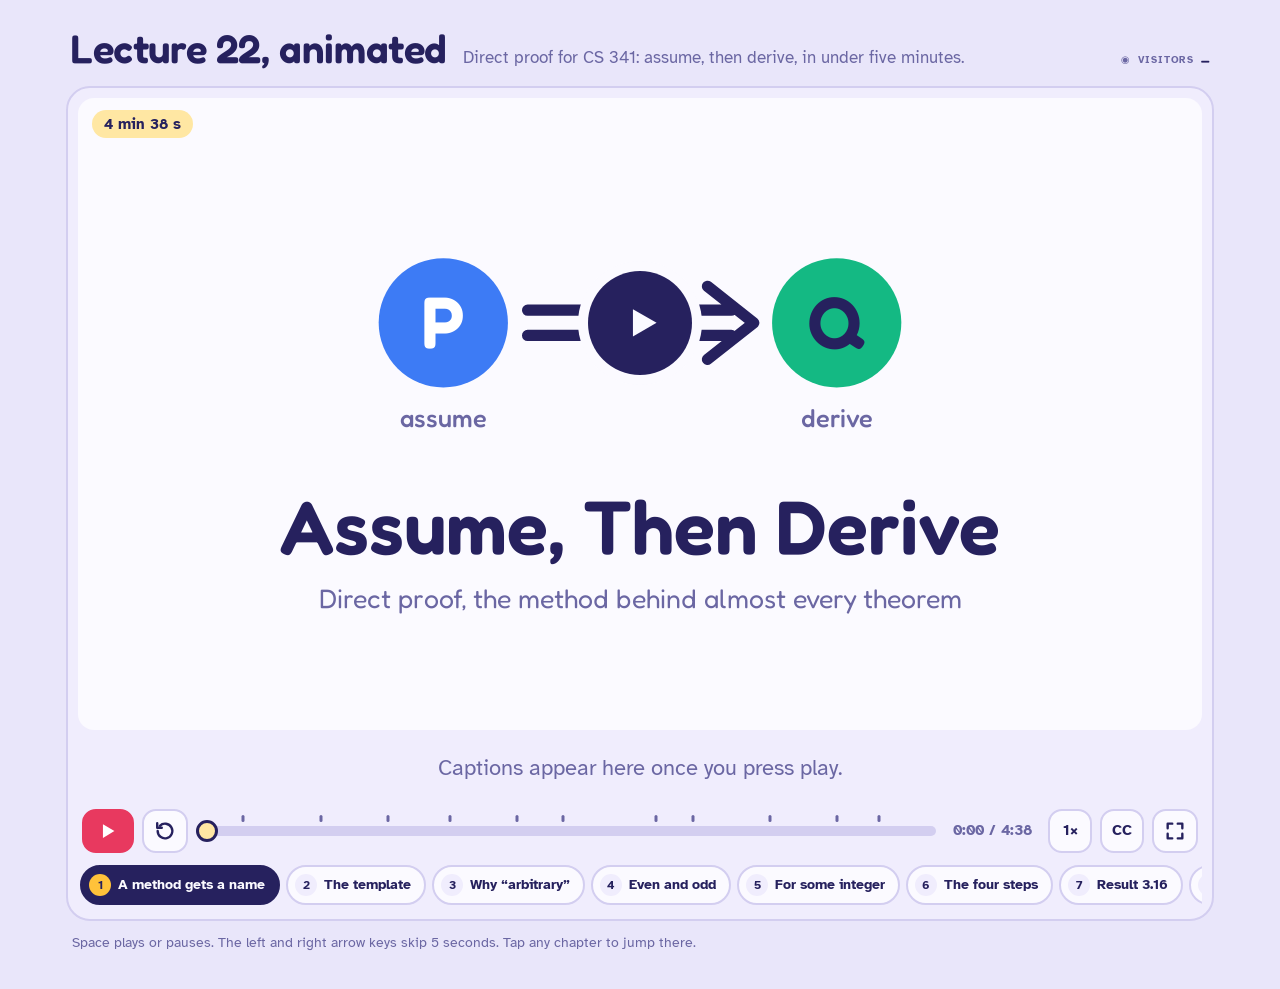
<file: animations/lecture-22-assume-then-derive.html>
<!DOCTYPE html>
<html lang="en">
<head>
<meta charset="utf-8">
<meta name="viewport" content="width=device-width, initial-scale=1, viewport-fit=cover">
<title>Assume, Then Derive: an animated explainer</title>
<link rel="preconnect" href="https://fonts.googleapis.com">
<link rel="preconnect" href="https://fonts.gstatic.com" crossorigin>
<link href="https://fonts.googleapis.com/css2?family=Atkinson+Hyperlegible:wght@400;700&family=Fredoka:wght@400;500;600;700&display=swap" rel="stylesheet">
<style>
:root{
  --bg:#E9E6FA; --stage:#FBFAFF; --card:#F0EDFD; --ink:#26215E; --muted:#6B67A3; --line:#D3CEF0;
  --paper:#FFE7A3; --tink:#26215E; --pop:#E8395F; --mint:#14B983; --sky:#3D7BF5; --sun:#FFC23A; --grape:#7C4DEB;
  --on-strong:#FFFFFF;
  --display:"Fredoka","Nunito","Trebuchet MS","Segoe UI",system-ui,"Cambria Math","STIX Two Math",sans-serif;
  --body:"Atkinson Hyperlegible","Segoe UI",system-ui,-apple-system,"Cambria Math",sans-serif;
  color-scheme:light;
  box-sizing:border-box;
  padding-top:env(safe-area-inset-top,0px);
  padding-bottom:env(safe-area-inset-bottom,0px);
}
@media (prefers-color-scheme: dark){
  :root:not([data-theme="light"]){
    --bg:#141230; --stage:#201C4D; --card:#2A2560; --ink:#F3F1FF; --muted:#A7A2DD; --line:#3E3880;
    --paper:#FFE08A; --tink:#26215E; --pop:#FF5C80; --mint:#34D399; --sky:#6EA2FF; --sun:#FFC94D; --grape:#A784FF;
    --on-strong:#1B1846; color-scheme:dark;
  }
}
:root[data-theme="dark"]{
  --bg:#141230; --stage:#201C4D; --card:#2A2560; --ink:#F3F1FF; --muted:#A7A2DD; --line:#3E3880;
  --paper:#FFE08A; --tink:#26215E; --pop:#FF5C80; --mint:#34D399; --sky:#6EA2FF; --sun:#FFC94D; --grape:#A784FF;
  --on-strong:#1B1846; color-scheme:dark;
}
html{scroll-padding-top:env(safe-area-inset-top,0px)}
*,*::before,*::after{box-sizing:inherit}
body{margin:0;background:var(--bg);color:var(--ink);font-family:var(--body);-webkit-font-smoothing:antialiased}
.wrap{max-width:1180px;margin:0 auto;padding:20px 16px 36px}
.intro{display:flex;flex-wrap:wrap;align-items:baseline;gap:4px 16px;margin:4px 4px 14px}
.intro h1{font-family:var(--display);font-weight:600;font-size:clamp(26px,3.6vw,40px);margin:0;letter-spacing:-0.01em}
.intro p{margin:0;color:var(--muted);font-size:17px;line-height:1.4}
.player{background:var(--card);border-radius:24px;padding:10px;border:2px solid var(--line)}
.stage{position:relative;border-radius:16px;overflow:hidden;background:var(--stage);aspect-ratio:16/9;width:100%}
.stage svg{display:block;width:100%;height:100%;user-select:none;-webkit-user-select:none}
.td{font-family:var(--display)}
.tb{font-family:var(--body)}
.poster{position:absolute;inset:0;border:0;padding:0;margin:0;background:transparent;cursor:pointer;color:inherit;font:inherit}
.poster[hidden]{display:none}
.poster-btn{position:absolute;left:50%;top:35.6%;transform:translate(-50%,-50%);width:clamp(56px,10vw,104px);aspect-ratio:1;border-radius:50%;
  background:var(--ink);color:var(--stage);display:grid;place-items:center;box-shadow:0 0 0 clamp(5px,.9vw,10px) var(--stage);transition:transform .18s ease}
.poster-btn svg{width:42%;height:42%;margin-left:8%}
.poster:hover .poster-btn,.poster:focus-visible .poster-btn{transform:translate(-50%,-50%) scale(1.07)}
.poster:focus-visible{outline:4px solid var(--sky);outline-offset:-4px;border-radius:16px}
.poster-len{position:absolute;left:14px;top:12px;background:var(--paper);color:var(--tink);font-weight:700;font-size:clamp(12px,1.5vw,15px);padding:5px 12px;border-radius:999px}
.caption{min-height:3.3em;display:flex;align-items:center;justify-content:center;text-align:center;padding:10px 18px 6px;
  font-size:clamp(16px,1.9vw,22px);line-height:1.38;font-weight:700;color:var(--ink);margin:0;text-wrap:balance}
.caption:empty::before{content:"Captions appear here once you press play.";color:var(--muted);font-weight:400}
.caption[hidden]{display:none}
.controls{display:flex;align-items:center;gap:8px;padding:6px 4px 2px;flex-wrap:wrap}
.btn{min-width:44px;height:44px;border-radius:14px;border:2px solid var(--line);background:var(--stage);color:var(--ink);
  font:700 15px/1 var(--body);display:inline-grid;place-items:center;cursor:pointer;padding:0 10px}
.btn svg{width:22px;height:22px}
.btn:hover{border-color:var(--muted)}
.btn:focus-visible,.chip:focus-visible,input[type=range]:focus-visible{outline:3px solid var(--sky);outline-offset:2px}
.btn.play{background:var(--pop);border-color:var(--pop);color:var(--on-strong);min-width:52px}
.btn[aria-pressed="false"]{color:var(--muted)}
.scrub{position:relative;flex:1 1 220px;min-width:160px;height:44px;display:flex;align-items:center}
.ticks{position:absolute;left:11px;right:11px;top:6px;height:6px;pointer-events:none}
.ticks span{position:absolute;top:0;width:3px;height:7px;border-radius:2px;background:var(--muted);transform:translateX(-50%)}
input[type=range]{-webkit-appearance:none;appearance:none;width:100%;height:30px;background:transparent;margin:0;cursor:pointer}
input[type=range]::-webkit-slider-runnable-track{height:10px;border-radius:6px;background:linear-gradient(to right,var(--pop) var(--pct,0%),var(--line) var(--pct,0%))}
input[type=range]::-moz-range-track{height:10px;border-radius:6px;background:var(--line)}
input[type=range]::-moz-range-progress{height:10px;border-radius:6px;background:var(--pop)}
input[type=range]::-webkit-slider-thumb{-webkit-appearance:none;width:22px;height:22px;border-radius:50%;background:var(--paper);border:3px solid var(--ink);margin-top:-6px}
input[type=range]::-moz-range-thumb{width:16px;height:16px;border-radius:50%;background:var(--paper);border:3px solid var(--ink)}
.time{font:700 15px/1 var(--body);font-variant-numeric:tabular-nums;color:var(--muted);min-width:96px;text-align:center}
.chapters{display:flex;gap:6px;overflow-x:auto;padding:10px 2px 4px;scrollbar-width:thin}
.chip{flex:0 0 auto;border:2px solid var(--line);background:var(--stage);color:var(--ink);border-radius:999px;padding:7px 13px 7px 7px;
  font:700 14px/1 var(--body);cursor:pointer;display:inline-flex;align-items:center;gap:7px;white-space:nowrap}
.chip b{display:inline-grid;place-items:center;width:22px;height:22px;border-radius:50%;background:var(--card);font-size:12px}
.chip[aria-current="true"]{background:var(--ink);color:var(--stage);border-color:var(--ink)}
.chip[aria-current="true"] b{background:var(--sun);color:var(--tink)}
.hint{color:var(--muted);font-size:14px;margin:12px 6px 0;line-height:1.45}
.rotate{display:none}
@media (max-width:640px) and (orientation:portrait){.rotate{display:block}}
.player:fullscreen{display:flex;flex-direction:column;justify-content:center;border-radius:0;border:0;padding:12px;background:var(--card)}
.player:fullscreen .stage{width:min(100%,calc((100vh - 200px) * 16 / 9));margin:0 auto}
.player:fullscreen .caption,.player:fullscreen .controls,.player:fullscreen .chapters{width:min(100%,calc((100vh - 200px) * 16 / 9));margin-left:auto;margin-right:auto}
@media (max-width:560px){.time{min-width:0;font-size:13px}.btn{min-width:40px;height:40px}}
.gc-total-visitors{margin-left:auto;display:inline-flex;align-items:center;gap:7px;white-space:nowrap;font:700 10px var(--body);letter-spacing:.08em;color:var(--muted)}.gc-total-visitors strong{font:600 13px var(--display);letter-spacing:0;color:var(--ink);font-variant-numeric:tabular-nums}@media(max-width:560px){.gc-total-visitors{margin-left:0}}
</style>

<script data-goatcounter="https://cs341.goatcounter.com/count" async src="//gc.zgo.at/count.js"></script>
</head>
<body>
<main class="wrap">
  <header class="intro">
    <h1>Lecture 22, animated</h1>
    <p>Direct proof for CS 341: assume, then derive, in under five minutes.</p>
    <span class="gc-total-visitors" aria-label="Total site visitors"><span aria-hidden="true">◉</span><span>VISITORS</span><strong data-goatcounter-total aria-live="polite">—</strong></span>
  </header>
  <section class="player" id="player" aria-label="Animated explainer player">
    <div class="stage">
      <svg id="svg" viewBox="0 0 1600 900" role="img" aria-label="Animation stage. The captions below describe each scene."></svg>
      <button class="poster" id="poster" type="button" aria-label="Play the explainer">
        <span class="poster-len" id="posterLen"></span>
        <span class="poster-btn"><svg viewBox="0 0 24 24" aria-hidden="true"><path d="M6 4.5v15l13-7.5z" fill="currentColor"/></svg></span>
      </button>
    </div>
    <p class="caption" id="caption" aria-live="polite"></p>
    <div class="controls">
      <button class="btn play" id="play" type="button" aria-label="Play"></button>
      <button class="btn" id="restart" type="button" aria-label="Restart from the beginning"><svg viewBox="0 0 24 24" aria-hidden="true"><path d="M4 12a8 8 0 1 0 2.4-5.7" fill="none" stroke="currentColor" stroke-width="2.6" stroke-linecap="round"/><path d="M3.5 3.5v5h5" fill="none" stroke="currentColor" stroke-width="2.6" stroke-linecap="round" stroke-linejoin="round"/></svg></button>
      <div class="scrub"><div class="ticks" id="ticks"></div><input type="range" id="scrub" min="0" max="100" step="0.1" value="0" aria-label="Seek"></div>
      <span class="time" id="time" aria-live="off">0:00</span>
      <button class="btn" id="speed" type="button" aria-label="Playback speed">1×</button>
      <button class="btn" id="cc" type="button" aria-pressed="true" aria-label="Captions">CC</button>
      <button class="btn" id="fs" type="button" aria-label="Full screen"><svg viewBox="0 0 24 24" aria-hidden="true"><path d="M4 9V4h5M20 9V4h-5M4 15v5h5M20 15v5h-5" fill="none" stroke="currentColor" stroke-width="2.6" stroke-linecap="round" stroke-linejoin="round"/></svg></button>
    </div>
    <nav class="chapters" id="chapters" aria-label="Chapters"></nav>
  </section>
  <p class="hint">Space plays or pauses. The left and right arrow keys skip 5 seconds. Tap any chapter to jump there.</p>
  <p class="hint rotate">Turn your phone sideways for a bigger picture.</p>
</main>
<script>
(function(){
const NS='http://www.w3.org/2000/svg';
const svg=document.getElementById('svg');
const RM=!!(window.matchMedia&&matchMedia('(prefers-reduced-motion: reduce)').matches);

/* ---------- math + easing ---------- */
const clamp=(x,a=0,b=1)=>x<a?a:x>b?b:x;
const lerp=(a,b,k)=>a+(b-a)*k;
const eio=k=>k<.5?4*k*k*k:1-Math.pow(-2*k+2,3)/2;
const eout=k=>1-Math.pow(1-k,3);
const ein=k=>k*k*k;
const back=k=>{const c1=1.70158,c3=c1+1;return 1+c3*Math.pow(k-1,3)+c1*Math.pow(k-1,2);};
const P=(t,a,b,fn=eio)=>fn(clamp((t-a)/(b-a)));
const bump=(t,a,d)=>Math.sin(Math.PI*clamp((t-a)/d));
const num=k=>k<0?'\u2212'+(-k):String(k);

/* ---------- svg helpers ---------- */
function el(tag,attrs,parent){
  const e=document.createElementNS(NS,tag);let st='';
  for(const k in attrs){const v=attrs[k];if(v==null)continue;
    if(k==='text')e.textContent=v;
    else if((k==='fill'||k==='stroke')&&typeof v==='string'&&v.startsWith('--'))st+=k+':var('+v+');';
    else e.setAttribute(k,v);}
  if(st)e.setAttribute('style',st);
  if(parent)parent.appendChild(e);return e;
}
function place(g,o={}){
  const X=g._x+(o.dx||0),Y=g._y+(o.dy||0);
  let tr='translate('+X.toFixed(2)+' '+Y.toFixed(2)+')';
  if(o.r)tr+=' rotate('+o.r.toFixed(2)+')';
  if(o.sx!=null||o.sy!=null){const sx=o.sx!=null?o.sx:(o.s!=null?o.s:1),sy=o.sy!=null?o.sy:(o.s!=null?o.s:1);tr+=' scale('+Math.max(sx,.001).toFixed(3)+' '+Math.max(sy,.001).toFixed(3)+')';}
  else if(o.s!=null&&o.s!==1)tr+=' scale('+Math.max(o.s,.001).toFixed(3)+')';
  g.setAttribute('transform',tr);
  const op=o.o==null?1:clamp(o.o);
  g.setAttribute('opacity',op.toFixed(3));
  const vis=op<=.002?'hidden':'visible';if(g._vis!==vis){g.style.visibility=vis;g._vis=vis;}
}
function G(parent,x=0,y=0){const g=el('g',{},parent);g._x=x;g._y=y;place(g);return g;}
function show(g,t,a,b=1e9,extra={}){
  const k=clamp((t-a)/.5),f=1-P(t,b-.45,b,ein);
  place(g,Object.assign({s:k?back(k):.001,o:Math.min(clamp(k*3),f)},extra));return k;
}
function txt(p,x,y,str,o={}){
  return el('text',{x,y,dy:'.35em','font-size':o.size||40,'font-weight':o.weight||500,'text-anchor':o.anchor||'middle',
    fill:o.fill||'--ink',class:o.body?'tb':'td',opacity:o.op,text:str},p);
}
function gt(p,x,y,str,o={}){const g=G(p,x,y);txt(g,0,0,str,o);return g;}
function ticketD(w,h){const W=w/2,H=h/2,n=Math.min(14,h*.18),c=Math.min(14,h*.2);
  return 'M'+(-W+c)+' '+(-H)+'H'+(W-c)+'A'+c+' '+c+' 0 0 1 '+W+' '+(-H+c)+'V'+(-n)+'A'+n+' '+n+' 0 0 0 '+W+' '+n+'V'+(H-c)+'A'+c+' '+c+' 0 0 1 '+(W-c)+' '+H+
  'H'+(-W+c)+'A'+c+' '+c+' 0 0 1 '+(-W)+' '+(H-c)+'V'+n+'A'+n+' '+n+' 0 0 0 '+(-W)+' '+(-n)+'V'+(-H+c)+'A'+c+' '+c+' 0 0 1 '+(-W+c)+' '+(-H)+'Z';}
function ticket(p,w,h,fill='--paper'){const g=el('g',{},p);el('path',{d:ticketD(w,h),fill},g);return g;}
function pill(p,w,h,fill,label,o={}){const g=el('g',{},p);el('rect',{x:-w/2,y:-h/2,width:w,height:h,rx:h/2,fill},g);
  if(label!=null)txt(g,0,0,label,{size:o.size||34,weight:o.weight||600,fill:o.color||'--tink'});return g;}
function star(p,cx,cy,R,fill){let d='';for(let i=0;i<10;i++){const a=-Math.PI/2+i*Math.PI/5,rr=i%2?R*.45:R;d+=(i?'L':'M')+(cx+rr*Math.cos(a)).toFixed(1)+' '+(cy+rr*Math.sin(a)).toFixed(1);}
  return el('path',{d:d+'Z',fill},p);}
function shape(p,type,fill,s){
  if(type===0)return el('circle',{r:s,fill},p);
  if(type===1)return el('rect',{x:-s,y:-s,width:2*s,height:2*s,rx:12,fill},p);
  if(type===2)return el('path',{d:'M0 '+(-s*1.05)+' L'+(s*1.05)+' '+(s*.8)+' L'+(-s*1.05)+' '+(s*.8)+'Z',fill,stroke:fill,'stroke-width':10,'stroke-linejoin':'round'},p);
  if(type===3)return el('rect',{x:-s*.82,y:-s*.82,width:1.64*s,height:1.64*s,rx:10,fill,transform:'rotate(45)'},p);
  return star(p,0,0,s*1.2,fill);
}
function mascot(p){const g=el('g',{},p);
  el('path',{d:ticketD(124,84),fill:'--paper',stroke:'--tink','stroke-width':4},g);
  el('circle',{cx:-34,cy:10,r:7,fill:'--pop',opacity:.45},g);el('circle',{cx:34,cy:10,r:7,fill:'--pop',opacity:.45},g);
  el('circle',{cx:-17,cy:-8,r:6,fill:'--tink'},g);el('circle',{cx:17,cy:-8,r:6,fill:'--tink'},g);
  el('path',{d:'M-13 10 Q0 22 13 10',fill:'none',stroke:'--tink','stroke-width':4,'stroke-linecap':'round'},g);return g;}
function person(p,fill){const g=el('g',{},p);
  el('rect',{x:-30,y:-4,width:60,height:58,rx:26,fill},g);el('circle',{cx:0,cy:-34,r:25,fill},g);
  el('circle',{cx:-9,cy:-37,r:3.6,fill:'--tink'},g);el('circle',{cx:9,cy:-37,r:3.6,fill:'--tink'},g);
  el('path',{d:'M-8 -27 Q0 -21 8 -27',fill:'none',stroke:'--tink','stroke-width':3,'stroke-linecap':'round'},g);return g;}
function speech(p,w,h,label,o={}){const g=el('g',{},p);
  el('path',{d:'M'+(-w/2+4)+' -14 L'+(-w/2-30)+' 16 L'+(-w/2+4)+' 14Z',fill:'--grape'},g);
  el('rect',{x:-w/2,y:-h/2,width:w,height:h,rx:28,fill:'--grape'},g);
  txt(g,0,0,label,{size:o.size||36,weight:600,fill:'--on-strong'});return g;}
function dart(g){el('line',{x1:0,y1:-96,x2:0,y2:-18,stroke:'--ink','stroke-width':6,'stroke-linecap':'round'},g);
  el('path',{d:'M-11 -22 L11 -22 L0 4Z',fill:'--ink'},g);el('path',{d:'M0 -78 L-16 -106 L0 -96 L16 -106Z',fill:'--pop'},g);}
function qlen(x0,y0,cx,cy,x1,y1){let L=0,px=x0,py=y0;for(let i=1;i<=40;i++){const u=i/40,a=(1-u)*(1-u),b=2*u*(1-u),c=u*u;
  const x=a*x0+b*cx+c*x1,y=a*y0+b*cy+c*y1;L+=Math.hypot(x-px,y-py);px=x;py=y;}return L;}

/* ---------- extra helpers for algebra rows ---------- */
const pv=(t,a)=>{const k=clamp((t-a)/.5);return {s:k?back(k):.001,o:clamp(k*3)};};
let BUILDING=null,FONTV=0;
function row(p,x,y,pieces,o={}){
  const g=el('g',{},p);g._x=0;g._y=0;g._pc=[];g._ax=x;g._ay=y;g._anchor=o.anchor||'start';const S=o.size||44;
  if(o.bg){const h=o.bgH||S*1.9;g._bg=el('rect',{y:y-h/2,height:h,rx:22,fill:o.bg,stroke:o.bgStroke||null,'stroke-width':o.bgStroke?5:null},g);g._padX=o.padX||32;}
  pieces.forEach(pc=>{const [s,q={}]=Array.isArray(pc)?pc:[pc,{}];const sz=q.size||S;let rect=null;
    if(q.box)rect=el('rect',{y:y-sz*.68,height:sz*1.36,rx:12,fill:q.box},g);
    const t=el('text',{x,y,dy:'.35em','font-size':sz,'font-weight':q.weight||o.weight||500,'text-anchor':'start',
      fill:q.fill||(q.box?'--tink':(o.fill||'--ink')),class:'td',text:s.replace(/ /g,'\u00A0')},g);
    g._pc.push({t,rect,pad:q.box?12:0});});
  layoutRow(g);if(BUILDING)BUILDING.rows.push(g);return g;
}
let MEAS=null;const MCACHE={};
function measure(t){
  if(!MEAS)MEAS=el('text',{x:-5000,y:-5000,class:'td',opacity:0,'aria-hidden':'true'},svg);
  const sz=t.getAttribute('font-size'),w=t.getAttribute('font-weight'),s=t.textContent,key=FONTV+'|'+sz+'|'+w+'|'+s;
  if(MCACHE[key]!=null)return MCACHE[key];
  MEAS.setAttribute('font-size',sz);MEAS.setAttribute('font-weight',w);MEAS.textContent=s;
  let l=0;try{l=MEAS.getComputedTextLength();}catch(e){}
  return MCACHE[key]=l;
}
function layoutRow(g){
  const ws=g._pc.map(pc=>measure(pc.t)+pc.pad*2);
  const tot=ws.reduce((a,b)=>a+b,0);let x=g._anchor==='middle'?g._ax-tot/2:g._ax;g._x0=x;g._w=tot;
  g._pc.forEach((pc,i)=>{if(pc.rect){pc.rect.setAttribute('x',(x+3).toFixed(1));pc.rect.setAttribute('width',Math.max(ws[i]-6,0).toFixed(1));}
    pc.t.setAttribute('x',(x+pc.pad).toFixed(1));pc.x=x;pc.w=ws[i];x+=ws[i];});
  if(g._bg){g._bg.setAttribute('x',(g._x0-g._padX).toFixed(1));g._bg.setAttribute('width',(tot+2*g._padX).toFixed(1));}
}
function frac(p,x,y,num,den,o={}){const g=G(p,x,y),s=o.size||48,w=o.w||Math.max(num.length,den.length)*s*.55+24;
  txt(g,0,-s*.78,num,{size:s,weight:o.weight||500,fill:o.fill});
  el('line',{x1:-w/2,y1:0,x2:w/2,y2:0,stroke:o.fill||'--ink','stroke-width':5,'stroke-linecap':'round'},g);
  txt(g,0,s*.78,den,{size:s,weight:o.weight||500,fill:o.fill});return g;}
function tracker(p,x,y,gap,labels,o={}){
  const W=o.w||250;
  const items=labels.map((l,i)=>{const g=G(p,o.horiz?x+gap*i:x,o.horiz?y:y+gap*i);
    const bg=el('rect',{x:-W/2,y:-30,width:W,height:60,rx:30,fill:'--card',stroke:'--line','stroke-width':3},g);
    const c=el('circle',{cx:-W/2+32,cy:0,r:20,fill:'--line'},g);
    const n=txt(g,-W/2+32,0,String(i+1),{size:24,weight:700,fill:'--muted'});
    const tx=txt(g,-W/2+62,0,l,{size:28,weight:600,anchor:'start',fill:'--muted'});
    return {g,bg,c,n,tx};});
  return {items,update(t,times,end,appear){items.forEach((it,i)=>{
    const on=t>=times[i],done=t>=(i<items.length-1?times[i+1]:end),st=done?2:on?1:0;
    if(it._st!==st){it._st=st;
      it.bg.setAttribute('style','fill:var('+(st===1?'--sun':'--card')+');stroke:var('+(st===1?'--sun':st===2?'--mint':'--line')+')');
      it.c.setAttribute('style','fill:var('+(st===0?'--line':st===1?'--tink':'--mint')+')');
      it.n.setAttribute('style','fill:var('+(st===0?'--muted':st===1?'--sun':'--tink')+')');it.n.textContent=st===2?'✓':String(i+1);
      it.tx.setAttribute('style','fill:var('+(st===1?'--tink':st===2?'--ink':'--muted')+')');}
    const k=P(t,appear+i*.15,appear+.4+i*.15);place(it.g,{o:k,s:1+.08*(on&&!done?bump(t,times[i],.4):0)});});}};
}
function check(p,x,y){const c=G(p,x,y);el('circle',{r:24,fill:'--mint'},c);
  el('path',{d:'M-10 0 L-3 8 L11 -8',fill:'none',stroke:'--tink','stroke-width':5,'stroke-linecap':'round','stroke-linejoin':'round'},c);return c;}

/* =================================================================
   SCENES  (each: title, dur, caps [local time, text], build, update)
   ================================================================= */
const scenes=[];

/* 1. A method gets a name */
scenes.push((()=>{
  let pG,qG,arrG,arrow,ARR=748,aLab,dLab,title,sub,h2,weeks=[],checks=[],banner,small,masc;
  const W=[['Week 5','double inclusion'],['Week 6','equivalence relations'],['Week 7','bijections']];
  return {title:'A method gets a name',dur:14,
  caps:[[0.3,'Lecture 22: direct proof. Assume something is true, then show what has to follow.'],[4.8,'You’ve already written proofs: double inclusion, equivalence relations, bijections.'],[9.6,'Now the method gets a name. The next three weeks build on it.']],
  build(r){
    arrG=G(r,0,0);
    arrow=el('path',{d:'M640 302 H930 M640 338 H930 M896 268 L962 320 L896 372',fill:'none',stroke:'--ink','stroke-width':16,'stroke-linecap':'round','stroke-linejoin':'round','stroke-dasharray':ARR},arrG);
    pG=G(r,520,320);el('circle',{r:92,fill:'--sky'},pG);txt(pG,0,0,'P',{size:104,weight:600,fill:'--on-strong'});
    qG=G(r,1080,320);el('circle',{r:92,fill:'--mint'},qG);txt(qG,0,0,'Q',{size:104,weight:600,fill:'--tink'});
    aLab=gt(r,520,456,'assume',{size:36,weight:500,fill:'--muted'});dLab=gt(r,1080,456,'derive',{size:36,weight:500,fill:'--muted'});
    title=gt(r,800,612,'Assume, Then Derive',{size:108,weight:600});
    sub=gt(r,800,712,'Direct proof, the method behind almost every theorem',{size:38,weight:400,fill:'--muted'});
    h2=gt(r,800,170,'You’ve already written proofs',{size:56,weight:600});
    W.forEach(([a,b],i)=>{const g=G(r,330+470*i,350);ticket(g,390,170);txt(g,0,-34,a,{size:30,weight:500,fill:'--tink'});txt(g,0,22,b,{size:33,weight:700,fill:'--tink'});weeks.push(g);
      checks.push(check(r,330+470*i+165,272));});
    banner=G(r,800,600);pill(banner,960,110,'--grape','Now the method gets a name: direct proof',{size:40,color:'--on-strong'});
    small=gt(r,800,712,'The next three weeks are the heart of CS 341',{size:32,weight:500,fill:'--muted'});
    masc=G(r,1430,800);mascot(masc);
  },
  update(t){
    const lv=P(t,4.2,5,ein);
    let v=pv(t,.3);place(pG,{s:v.s,o:v.o*(1-lv),dy:-lv*60});
    v=pv(t,1.6);place(qG,{s:v.s,o:v.o*(1-lv),dy:-lv*60});
    const d=P(t,.8,1.8);arrow.setAttribute('stroke-dashoffset',(ARR*(1-d)).toFixed(1));place(arrG,{o:(d>0?1:0)*(1-lv),dy:-lv*60});
    place(aLab,{o:P(t,.8,1.3)*(1-lv),dy:-lv*60});place(dLab,{o:P(t,2,2.5)*(1-lv),dy:-lv*60});
    place(title,{o:P(t,2.2,2.9)*(1-lv),dy:(1-P(t,2.2,2.9,eout))*30-lv*40});
    place(sub,{o:P(t,2.8,3.5)*(1-lv),dy:(1-P(t,2.8,3.5,eout))*20-lv*40});
    place(h2,{o:P(t,4.9,5.4)});
    weeks.forEach((g,i)=>show(g,t,5.2+i*.6));checks.forEach((c,i)=>show(c,t,5.6+i*.6));
    show(banner,t,9.8);place(small,{o:P(t,10.6,11.2)});
    show(masc,t,10.2,1e9,{dy:RM?0:-Math.abs(Math.sin(t*4))*10});
  }};
})());

/* 2. The template */
scenes.push((()=>{
  let head,form,read,tab,rowsG=[],wrongLbl,strike,stamp,okG,card;
  const R=[['T','T','T'],['T','F','F'],['F','T','T'],['F','F','T']];
  const CX=[620,760,930],CW=[110,110,170],RY=i=>420+80*i;
  return {title:'The template',dur:30,
  caps:[[0.6,'Almost every theorem looks like this: for every x in S, if P(x), then Q(x).'],[5,'An “if… then” statement is false in only one case: P true, Q false.'],[12.6,'Direct proof starts by assuming P is true. That leaves two rows.'],[16.4,'Then we derive Q. That knocks out the only bad row.'],[21.4,'That’s the whole method: assume P(x) for an arbitrary x in S, then derive Q(x).']],
  build(r){
    head=gt(r,800,95,'The template',{size:60,weight:600});
    form=gt(r,800,200,'∀x ∈ S,  P(x) ⇒ Q(x)',{size:64,weight:600});
    read=gt(r,800,262,'“For every x in S, if P(x), then Q(x).”',{size:32,weight:500,fill:'--muted'});
    tab=G(r,0,0);
    ['P','Q','P ⇒ Q'].forEach((h,j)=>txt(tab,CX[j],345,h,{size:38,weight:700}));
    R.forEach((rw,i)=>{const g=G(tab,0,0);rw.forEach((v,j)=>{const T=v==='T';
      el('rect',{x:CX[j]-CW[j]/2,y:RY(i)-30,width:CW[j],height:60,rx:16,fill:T?'--mint':'--pop'},g);
      txt(g,CX[j],RY(i),v,{size:34,weight:700,fill:T?'--tink':'--on-strong'});});rowsG.push(g);});
    strike=el('line',{x1:540,y1:RY(1),x2:1040,y2:RY(1),stroke:'--ink','stroke-width':9,'stroke-linecap':'round','stroke-dasharray':500},tab);
    wrongLbl=G(r,1310,RY(1));
    el('path',{d:'M-196 0 L-246 0 M-232 -13 L-248 0 L-232 13',fill:'none',stroke:'--pop','stroke-width':6,'stroke-linecap':'round','stroke-linejoin':'round'},wrongLbl);
    pill(wrongLbl,370,64,'--pop','the only way to be false',{size:28,color:'--on-strong'});
    stamp=G(r,1250,RY(1));pill(stamp,260,64,'--ink','ruled out!',{size:30,color:'--stage'});
    okG=G(r,1250,RY(0));pill(okG,260,64,'--mint','still standing',{size:30});
    card=G(r,1150,540);ticket(card,640,330);
    txt(card,0,-110,'Direct proof',{size:46,weight:700,fill:'--tink'});
    txt(card,-250,-30,'1. Assume P(x)',{size:40,weight:600,fill:'--tink',anchor:'start'});
    txt(card,-212,22,'for an arbitrary x ∈ S',{size:32,weight:500,fill:'--tink',anchor:'start'});
    txt(card,-250,100,'2. Derive Q(x)',{size:40,weight:600,fill:'--tink',anchor:'start'});
  },
  update(t){
    place(head,{o:P(t,.4,1)});
    place(form,{o:P(t,.8,1.4),dy:(1-P(t,.8,1.4,eout))*20});place(read,{o:P(t,1.8,2.4)});
    place(tab,{o:P(t,4.4,4.9),dx:-330*P(t,20.8,21.8)});
    rowsG.forEach((g,i)=>{const k=P(t,4.6+i*.35,5.1+i*.35,eout);let o=k;
      if(i>=2)o*=1-.75*P(t,12.8,13.4);if(i===1)o*=1-.5*P(t,17,17.4);place(g,{dx:-(1-k)*40,o});});
    strike.setAttribute('stroke-dashoffset',(500*(1-P(t,16.6,17.2))).toFixed(1));strike.setAttribute('opacity',t>16.6?1:0);
    show(wrongLbl,t,6.2,12.4,{dx:RM?0:Math.sin(t*5)*4});
    show(stamp,t,17.2,20.6);show(okG,t,18.4,20.6);
    show(card,t,21.8);
  }};
})());

/* 3. Why arbitrary */
scenes.push((()=>{
  let head,claim,chart,bars=[],vals=[],nl=[],oks=[],ghosts=[],more,box,flick,qs=[],boxLbl,may,c1,c2,c3,fin;
  const NN=[1,3,5,7,9],X=i=>300+150*i,BASE=690,SC=5.6;
  const FL=['3','11','−5','7','101','−9','1','23','−1','57'];
  return {title:'Why “arbitrary”',dur:26,
  caps:[[0.6,'Claim: if n is odd, then 5n + 3 is even. Let’s test a few odd numbers.'],[5.8,'Every example works. But there are infinitely many odd numbers to check.'],[12.8,'So we prove it for an arbitrary odd n: one we know nothing else about.'],[17.6,'You may assume n is an integer and n is odd. Nothing else.'],[21.8,'If the proof works for that mystery n, it works for every odd n.']],
  build(r){
    head=gt(r,800,95,'Why “arbitrary” matters',{size:60,weight:600});
    claim=G(r,800,185);ticket(claim,1000,84);txt(claim,0,0,'Claim: if n is odd, then 5n + 3 is even.',{size:38,weight:600,fill:'--tink'});
    chart=G(r,0,0);
    el('line',{x1:200,y1:BASE,x2:1480,y2:BASE,stroke:'--ink','stroke-width':5,'stroke-linecap':'round'},chart);
    NN.forEach((n,i)=>{const v=5*n+3;bars.push({b:el('rect',{x:X(i)-45,y:BASE,width:90,height:0,rx:14,fill:'--sky'},chart),v});
      vals.push(gt(chart,X(i),BASE-v*SC-30,String(v),{size:36,weight:700}));
      nl.push(gt(chart,X(i),BASE+40,'n = '+n,{size:30,weight:500,fill:'--muted'}));
      const ok=G(chart,X(i),BASE-v*SC-78);pill(ok,104,40,'--mint','even',{size:24});oks.push(ok);});
    [11,13,15].forEach((n,i)=>{const v=5*n+3,x=X(5+i),g=G(chart,0,0);
      el('rect',{x:x-45,y:BASE-v*SC,width:90,height:v*SC,rx:14,fill:'none',stroke:'--muted','stroke-width':4,'stroke-dasharray':'10 10'},g);
      txt(g,x,BASE+40,'n = '+n,{size:30,weight:500,fill:'--muted'});txt(g,x,BASE-v*SC-30,'?',{size:36,weight:700,fill:'--muted'});ghosts.push(g);});
    more=G(chart,1180,800);pill(more,560,70,'--sun','…and infinitely many more',{size:32});
    box=G(r,480,460);el('rect',{x:-150,y:-150,width:300,height:300,rx:40,fill:'--grape'},box);flick=txt(box,0,0,'7',{size:150,weight:600,fill:'--on-strong'});
    for(let i=0;i<5;i++)qs.push(gt(r,480,460,'?',{size:46,weight:700,fill:'--pop'}));
    boxLbl=gt(r,480,712,'an arbitrary odd integer',{size:36,weight:600});
    may=gt(r,1140,300,'You may assume:',{size:38,weight:700});
    c1=G(r,1140,390);pill(c1,440,72,'--mint','n is an integer',{size:32});
    c2=G(r,1140,480);pill(c2,440,72,'--mint','n is odd',{size:32});
    c3=G(r,1140,590);pill(c3,500,72,'--pop','nothing else (not even n = 7)',{size:30,color:'--on-strong'});
    fin=G(r,800,800);pill(fin,960,80,'--grape','Works for the mystery n, so it works for every odd n',{size:32,color:'--on-strong'});
  },
  update(t){
    place(head,{o:P(t,.4,1)});show(claim,t,.6);
    place(chart,{o:1-P(t,12.4,13)});
    bars.forEach(({b,v},i)=>{const a=1.6+i*.7,k=P(t,a,a+.6,eout),h=v*SC*k;b.setAttribute('y',(BASE-h).toFixed(1));b.setAttribute('height',h.toFixed(1));
      place(vals[i],{o:P(t,a+.4,a+.7),dy:(1-k)*v*SC});place(nl[i],{o:P(t,a,a+.4)});show(oks[i],t,a+.7);});
    ghosts.forEach((g,i)=>place(g,{o:P(t,6.4+i*.5,6.9+i*.5)*(1-.25*i)}));
    show(more,t,8.2);
    const bk=pv(t,13);place(box,{s:bk.s,o:bk.o,r:RM||t>=15.4?0:Math.sin(t*20)*3});
    const fi=Math.floor((t-13)*8),want=t<15.4?FL[((fi%FL.length)+FL.length)%FL.length]:'n';if(flick.textContent!==want)flick.textContent=want;
    qs.forEach((q,i)=>{const a=i*1.2566+(RM?0:t*.6);q._x=480+Math.cos(a)*232;q._y=460+Math.sin(a)*196;place(q,{o:P(t,15.4,16)});});
    place(boxLbl,{o:P(t,15.6,16.2)});
    place(may,{o:P(t,17.4,17.9)});show(c1,t,17.8);show(c2,t,18.4);show(c3,t,19.4);
    show(fin,t,22);
  }};
})());

/* 4. Even and odd */
scenes.push((()=>{
  let head,evenDots=[],evenPairs=[],evenLbl,oddDots=[],oddPairs=[],extra,leftLbl,oddLbl,cE,cO,hiE,hiO;
  const DX=i=>170+80*i;
  return {title:'Even and odd',dur:24,
  caps:[[0.6,'Even means everything pairs up. 8 = 2 · 4.'],[6.2,'Odd means pairs, plus one left over. 7 = 2 · 3 + 1.'],[12,'So the exact definitions: even is 2a, and odd is 2b + 1…'],[17.6,'…each ending with “for some integer.” Those words matter more than they look.']],
  build(r){
    head=gt(r,800,95,'Even and odd, exactly',{size:60,weight:600});
    for(let i=0;i<4;i++){evenPairs.push(el('rect',{x:DX(i)-36,y:232,width:72,height:156,rx:36,fill:'none',stroke:'--mint','stroke-width':5},r));
      [270,350].forEach(y=>{const g=G(r,DX(i),y);el('circle',{r:26,fill:'--sky'},g);evenDots.push(g);});}
    evenLbl=gt(r,290,446,'8 = 2 · 4',{size:48,weight:600});
    for(let i=0;i<3;i++){oddPairs.push(el('rect',{x:DX(i)-36,y:522,width:72,height:156,rx:36,fill:'none',stroke:'--mint','stroke-width':5},r));
      [560,640].forEach(y=>{const g=G(r,DX(i),y);el('circle',{r:26,fill:'--sky'},g);oddDots.push(g);});}
    extra=G(r,DX(3)+6,600);el('circle',{r:26,fill:'--pop'},extra);
    leftLbl=G(r,DX(3)+150,600);pill(leftLbl,190,52,'--pop','left over',{size:26,color:'--on-strong'});
    oddLbl=gt(r,290,736,'7 = 2 · 3 + 1',{size:48,weight:600});
    cE=G(r,1110,330);ticket(cE,760,200);pill(G(cE,-300,-62),120,46,'--sky','Even',{size:26,color:'--on-strong'});
    txt(cE,0,-10,'n = 2a',{size:64,weight:600,fill:'--tink'});
    hiE=G(cE,0,58);pill(hiE,340,52,'--sun','for some integer a',{size:30});
    cO=G(r,1110,620);ticket(cO,760,200);pill(G(cO,-300,-62),120,46,'--pop','Odd',{size:26,color:'--on-strong'});
    txt(cO,0,-10,'n = 2b + 1',{size:64,weight:600,fill:'--tink'});
    hiO=G(cO,0,58);pill(hiO,340,52,'--sun','for some integer b',{size:30});
  },
  update(t){
    place(head,{o:P(t,.4,1)});
    evenDots.forEach((g,i)=>show(g,t,.8+i*.12));
    evenPairs.forEach((p,i)=>p.setAttribute('opacity',P(t,2.6+i*.3,2.9+i*.3)));
    place(evenLbl,{o:P(t,3.8,4.3)});
    oddDots.forEach((g,i)=>show(g,t,6.4+i*.12));
    oddPairs.forEach((p,i)=>p.setAttribute('opacity',P(t,7.6+i*.3,7.9+i*.3)));
    show(extra,t,8.8,1e9,{dx:t>9.3&&!RM?Math.sin((t-9.3)*14)*8*Math.exp(-(t-9.3)*1.5):0});
    show(leftLbl,t,9.4);place(oddLbl,{o:P(t,9.8,10.3)});
    show(cE,t,12.2);show(cO,t,13.4);
    let v=pv(t,14.4);place(hiE,{s:v.s*(1+.14*(bump(t,17.8,.5)+bump(t,18.8,.5))),o:v.o});
    v=pv(t,14.8);place(hiO,{s:v.s*(1+.14*(bump(t,18.3,.5)+bump(t,19.3,.5))),o:v.o});
  }};
})());

/* 5. For some integer + free tools */
scenes.push((()=>{
  let head1,head2,partA,eq,arr,sol,masc,huh,stampG,parade=[],partB,intro,tools=[],lockCard,lockBg,lockBody,shackle,lt1,lt2,lt3;
  const PAR=['7 = 2(3.5)','1 = 2(0.5)','π = 2(π/2)','0.3 = 2(0.15)','√2 = 2(√2/2)'];
  return {title:'For some integer',dur:26,
  caps:[[0.6,'Why insist on “for some integer”? Watch: 7 = 2a works if a = 3.5.'],[6,'By that logic, 7 would be even! Every number is twice something.'],[12.6,'Here’s what you may assume for free: if a and b are integers, so are −a, a + b, and ab.'],[18.4,'But “even + even is even” is not free. Prove it first, then you can use it.']],
  build(r){
    head1=gt(r,800,95,'Why “for some integer”?',{size:60,weight:600});
    head2=gt(r,800,95,'What you may assume for free',{size:60,weight:600});
    partA=G(r,0,0);
    eq=gt(partA,560,280,'7 = 2a',{size:88,weight:600});
    arr=gt(partA,560,380,'↓',{size:56,weight:600,fill:'--muted'});
    sol=gt(partA,560,470,'a = 3.5',{size:76,weight:600});
    masc=G(partA,1010,420);mascot(masc);
    huh=G(partA,1270,330);speech(huh,380,90,'So 7 is even?!',{size:38});
    stampG=G(partA,1150,545);el('rect',{x:-280,y:-56,width:560,height:112,rx:18,fill:'--stage',stroke:'--pop','stroke-width':8},stampG);
    txt(stampG,0,0,'3.5 isn’t an integer!',{size:46,weight:700,fill:'--pop'});
    PAR.forEach(s=>{const g=G(partA,0,712);pill(g,330,74,'--sky',s,{size:34,color:'--on-strong'});parade.push(g);});
    partB=G(r,0,0);
    intro=gt(partB,800,215,'If a and b are integers, so are:',{size:40,weight:600});
    ['−a','a + b','a · b'].forEach((s,i)=>{const g=G(partB,480+320*i,350);ticket(g,260,130,'--mint');txt(g,0,0,s,{size:60,weight:600,fill:'--tink'});tools.push(g);});
    lockCard=G(partB,800,600);
    lockBg=el('rect',{x:-440,y:-82,width:880,height:164,rx:30,fill:'--card',stroke:'--line','stroke-width':4},lockCard);
    const lk=G(lockCard,-350,10);shackle=G(lk,0,-26);
    el('path',{d:'M-20 0 V-16 A20 20 0 0 1 20 -16 V0',fill:'none',stroke:'--ink','stroke-width':9,'stroke-linecap':'round'},shackle);
    lockBody=el('rect',{x:-30,y:-26,width:60,height:50,rx:10,fill:'--ink'},lk);
    lt1=txt(lockCard,-280,-24,'even + even is even',{size:46,weight:600,anchor:'start'});
    lt2=txt(lockCard,-280,36,'not free: you have to prove it first',{size:30,weight:500,fill:'--muted',anchor:'start'});
    lt3=txt(lockCard,-280,36,'proved once, now it’s yours to use ✓',{size:30,weight:700,anchor:'start'});
  },
  update(t){
    const A=1-P(t,12,12.6);
    place(head1,{o:P(t,.4,1)*A});place(head2,{o:P(t,12.6,13.2)});
    place(partA,{o:A});
    place(eq,{o:P(t,.8,1.3),dy:(1-P(t,.8,1.3,eout))*20});place(arr,{o:P(t,2.4,2.8),dy:-(1-P(t,2.4,2.8))*15});show(sol,t,3);
    show(masc,t,4.2,1e9,{dy:RM||t>7?0:-Math.abs(Math.sin(t*6))*8});show(huh,t,4.6);
    const sk=clamp((t-6.6)/.4);place(stampG,{s:sk?lerp(1.8,1,eout(sk)):.001,o:clamp(sk*4),r:-6});
    parade.forEach((g,i)=>{g._x=1700+i*370-(t-7.4)*340;place(g,{o:P(t,7.4,7.8)});});
    place(partB,{o:P(t,12.6,13.1)});
    place(intro,{o:P(t,12.8,13.3)});
    tools.forEach((g,i)=>show(g,t,13.4+i*.6));
    show(lockCard,t,18.6);
    const u=P(t,21.6,22.2,eout);
    place(shackle,{dy:-16*u,r:28*u});
    lockBody.setAttribute('style','fill:var('+(u>.5?'--mint':'--ink')+')');
    lockBg.setAttribute('style','fill:var(--card);stroke:var('+(u>.5?'--mint':'--line')+')');
    lt2.setAttribute('opacity',(1-u).toFixed(2));lt3.setAttribute('opacity',u.toFixed(2));
  }};
})());

/* 6. The four steps */
scenes.push((()=>{
  let head,track,TL,st=[],labs=[],subs=[],masc,crown,banner;
  const S=[['Unfold','turn the hypothesis','into an equation','--sky','--on-strong'],['Substitute','plug it into the','expression you want','--mint','--tink'],
    ['Algebra','simplify toward','the target form','--sun','--tink'],['Finish','factor out the 2,','say “integer”','--pop','--on-strong']];
  const X=i=>260+360*i,Y=400,ST=[4.8,6.2,7.6,10.6],HS=[5.5,6.9,9.8];
  return {title:'The four steps',dur:18,
  caps:[[0.6,'Every proof today has the same shape: four steps.'],[4.6,'Unfold the definition. Substitute. Do the algebra.'],[10.4,'Then the finish: factor out the 2 and say the leftover is an integer.'],[14.6,'Step 4 is where the proof actually finishes. Everything before it is arithmetic.']],
  build(r){
    head=gt(r,800,95,'The shape of every parity proof',{size:60,weight:600});
    TL=X(3)-X(0);track=el('line',{x1:X(0),y1:Y,x2:X(3),y2:Y,stroke:'--line','stroke-width':14,'stroke-linecap':'round','stroke-dasharray':TL},r);
    S.forEach(([a,b,c,f,tc],i)=>{const g=G(r,X(i),Y);el('circle',{r:80,fill:f},g);txt(g,0,0,String(i+1),{size:76,weight:700,fill:tc});st.push(g);
      labs.push(gt(r,X(i),Y+130,a,{size:44,weight:700}));
      const sg=G(r,X(i),Y+192);txt(sg,0,-19,b,{size:28,weight:500,fill:'--muted'});txt(sg,0,19,c,{size:28,weight:500,fill:'--muted'});subs.push(sg);});
    crown=G(r,X(3)+100,Y-100);star(crown,0,0,30,'--sun');
    masc=G(r,X(0),Y-150);mascot(masc);
    banner=G(r,800,790);pill(banner,1080,96,'--grape','Step 4 is where the proof finishes',{size:40,color:'--on-strong'});
  },
  update(t){
    place(head,{o:P(t,.4,1)});
    track.setAttribute('stroke-dashoffset',(TL*(1-P(t,1.2,3))).toFixed(1));
    st.forEach((g,i)=>{const v=pv(t,1+i*.6);place(g,{s:v.s*(1+.12*bump(t,ST[i],.5)),o:v.o});});
    labs.forEach((g,i)=>place(g,{o:P(t,1.4+i*.6,1.9+i*.6)}));
    subs.forEach((g,i)=>place(g,{o:P(t,ST[i],ST[i]+.5)}));
    let x=X(0),y=Y-150;
    for(let i=0;i<3;i++)if(t>=HS[i]){const k=clamp((t-HS[i])/.7),e=eio(k);x=lerp(X(i),X(i+1),e);y=Y-150-Math.sin(Math.PI*k)*80;}
    masc._x=x;masc._y=y;place(masc,{o:P(t,4,4.4)});
    show(crown,t,10.8,1e9,{r:RM?0:t*40});
    show(banner,t,14.6);
  }};
})());

/* 7. Result 3.16 */
scenes.push((()=>{
  let thm,trk,L=[],callP,callTxt,badge;
  const T=[3.4,9,14.6,20.6],END=30.4,LT=[4,9.6,15.2,17.2,21.2];
  return {title:'Result 3.16',dur:36,
  caps:[[0.6,'Result 3.16: if n is odd, then 5n + 3 is even.'],[3.4,'Step 1, unfold: n is odd, so n = 2k + 1 for some integer k.'],[9,'Step 2, substitute that into 5n + 3.'],[14.6,'Step 3, algebra: 10k + 5 + 3, which is 10k + 8.'],[20.6,'Step 4, finish: factor out the 2 to get 2(5k + 4).'],[25,'5k + 4 is an integer, so 5n + 3 has the form 2a. It’s even!'],[30.4,'Unfold, substitute, simplify, finish. That’s a direct proof.']],
  build(r){
    thm=G(r,800,150);ticket(thm,1120,96);row(thm,0,0,[['Result 3.16',{weight:700}],'   If n is odd, then 5n + 3 is even.'],{size:38,anchor:'middle',fill:'--tink'});
    trk=tracker(r,220,320,92,['Unfold','Substitute','Algebra','Finish']);
    L.push(row(r,440,300,['n = ',['2k + 1',{fill:'--sky',weight:600}],'   ',['for some integer k',{box:'--sun',size:32,weight:600}]],{size:48}));
    L.push(row(r,440,390,['5n + 3 ','= 5',['(2k + 1)',{fill:'--sky',weight:600}],' + 3'],{size:48}));
    L.push(row(r,640,475,['= 10k + 5 + 3'],{size:48}));
    L.push(row(r,640,560,['= 10k + 8'],{size:48}));
    L.push(row(r,640,648,['= ',['2',{fill:'--pop',weight:700}],['(5k + 4)',{box:'--sun',weight:600}]],{size:48}));
    callP=el('path',{d:'M0 0',fill:'none',stroke:'--mint','stroke-width':7,'stroke-linecap':'round'},r);
    callTxt=G(r,1230,648);pill(callTxt,330,66,'--mint','an integer ✓',{size:32});
    badge=G(r,800,795);pill(badge,820,90,'--grape','So 5n + 3 is even.  ∎',{size:40,color:'--on-strong'});
  },
  update(t){
    show(thm,t,.5);trk.update(t,T,END,1.2);
    const eqX=L[1]._pc[1].x;for(let i=2;i<5;i++)if(Math.abs(L[i]._ax-eqX)>.5){L[i]._ax=eqX;layoutRow(L[i]);}
    L.forEach((g,i)=>{const k=P(t,LT[i],LT[i]+.5,eout);place(g,{dx:-(1-k)*40,o:k*(i<4?1-.45*P(t,24.6,25.2):1)});});
    const pc=L[4]._pc[2],x0=pc.x+pc.w+12,x1=1058,ak=P(t,25.2,25.8);
    callP.setAttribute('d','M'+x0.toFixed(1)+' 648 L'+lerp(x0,x1,ak).toFixed(1)+' 648');callP.setAttribute('opacity',ak>0?1:0);
    show(callTxt,t,25.6);
    show(badge,t,28.6);
  }};
})());

/* 8. Result 3.17 and the -1 trap */
scenes.push((()=>{
  let thm,L1,L2,slotLbl,slot,slotRect,slotRow,W,X_,neq,L3,F,fits,badge;
  const SX=1210,SY=470;
  return {title:'Result 3.17',dur:44,chapters:[[0,'Result 3.17'],[14,'The −1 trap']],
  caps:[[0.6,'Result 3.17: if n is even, then n² + 4n − 3 is odd.'],[3,'Unfold: n = 2k for some integer k. Substitute: 4k² + 8k − 3.'],[11.4,'Our target is the exact odd shape: 2 times an integer, plus 1.'],[15,'A tempting move: 2(2k² + 4k − 1) − 1. It’s true… but does it fit?'],[20.6,'No! The definition says + 1, not − 1. Same numbers, wrong shape.'],[24.2,'A proof has to match the definition exactly as written.'],[27,'So fix the algebra: split −3 into −4 + 1.'],[31.6,'Now it’s 2(2k² + 4k − 2) + 1. A perfect fit.'],[37.4,'2k² + 4k − 2 is an integer, so n² + 4n − 3 is odd.']],
  build(r){
    thm=G(r,800,150);ticket(thm,1180,96);row(thm,0,0,[['Result 3.17',{weight:700}],'   If n is even, then n² + 4n − 3 is odd.'],{size:38,anchor:'middle',fill:'--tink'});
    L1=row(r,130,280,['n = 2k   ',['for some integer k',{box:'--sun',size:30,weight:600}]],{size:44});
    L2=row(r,130,365,['n² + 4n − 3 = 4k² + 8k − 3'],{size:44});
    slotLbl=gt(r,SX,370,'Odd means exactly:',{size:32,weight:600,fill:'--muted'});
    slot=G(r,SX,SY);slotRect=el('rect',{x:-290,y:-54,width:580,height:108,rx:26,fill:'none',stroke:'--ink','stroke-width':4,'stroke-dasharray':'14 10'},slot);
    slotRow=row(slot,0,0,['2(',['  an integer  ',{box:'--sun',size:30,weight:600}],') + 1'],{size:46,anchor:'middle',fill:'--muted',weight:600});
    W=G(r,520,480);row(W,0,0,['= 2(2k² + 4k − 1) ',['− 1',{box:'--pop',fill:'--on-strong',weight:700}]],{size:44,anchor:'middle',bg:'--stage',bgStroke:'--pop',bgH:92,padX:28});
    X_=el('line',{x1:-250,y1:0,x2:250,y2:0,stroke:'--pop','stroke-width':7,'stroke-linecap':'round','stroke-dasharray':500},W);
    neq=G(r,520,580);pill(neq,250,60,'--pop','− 1 ≠ + 1',{size:32,color:'--on-strong'});
    L3=row(r,130,668,['= 4k² + 8k ',['− 4 + 1',{box:'--sun',weight:600}]],{size:44});
    F=G(r,520,775);row(F,0,0,['= 2(2k² + 4k − 2) ',['+ 1',{box:'--mint',weight:700}]],{size:44,anchor:'middle',bg:'--stage',bgStroke:'--mint',bgH:92,padX:28});
    fits=G(r,SX,SY+100);pill(fits,200,60,'--mint','fits! ✓',{size:32});
    badge=G(r,SX,690);pill(badge,560,88,'--grape','So n² + 4n − 3 is odd.  ∎',{size:36,color:'--on-strong'});
  },
  update(t){
    show(thm,t,.5);
    let k=P(t,3,3.5,eout);place(L1,{dx:-(1-k)*40,o:k});
    k=P(t,6.6,7.1,eout);place(L2,{dx:-(1-k)*40,o:k});
    place(slotLbl,{o:P(t,11.4,11.9)});show(slot,t,11.8);
    const wv=pv(t,15.2),go=P(t,17,18.1,ein),bk=P(t,18.1,18.9,eout);
    const wd=t<18.1?480*go:480*(1-bk),shake=t>18.9&&t<19.8&&!RM?Math.sin((t-18.9)*40)*10*(1-(t-18.9)/.9):0;
    place(W,{s:wv.s,o:wv.o*(1-.6*P(t,22.4,23)),dx:wd+shake,dy:-10*(t<18.1?go:1-bk)});
    X_.setAttribute('stroke-dashoffset',(500*(1-P(t,22.4,23))).toFixed(1));X_.setAttribute('opacity',t>22.4?1:0);
    const hit=bump(t,18,.7);
    slotRect.setAttribute('style','fill:none;stroke:var('+(hit>.05?'--pop':(t>34.3?'--mint':'--ink'))+')');
    show(neq,t,19.4);
    k=P(t,27.2,27.7,eout);place(L3,{dx:-(1-k)*40,o:k});
    const fv=pv(t,31.4),fk=P(t,32.8,34.2);
    place(F,{s:fv.s*(1+.06*bump(t,34.2,.4)),o:fv.o,dx:(SX-520)*fk,dy:(SY-775)*fk});
    slotRow.setAttribute('opacity',(1-P(t,33.6,34.1)).toFixed(2));
    show(fits,t,34.4);
    show(badge,t,37.6);
  }};
})());

/* 9. Beyond parity */
scenes.push((()=>{
  let thm,def,uR,uS,uNote,sum,fR,chk=[],rat,trk;
  const T=[5.4,11,13,16],END=21.4;
  return {title:'Beyond parity',dur:26,
  caps:[[0.6,'The recipe works beyond even and odd. Result 3.19: rational + rational is rational.'],[5.4,'Unfold: r = a/b and s = c/d, with integers on top and nonzero integers below.'],[11,'Substitute and add the fractions: ad + bc over bd.'],[16,'Finish: the top is an integer, and the bottom is a nonzero integer. Rational!'],[21.4,'Same four steps: unfold, substitute, algebra, check the target form.']],
  build(r){
    thm=G(r,800,150);ticket(thm,1260,96);row(thm,0,0,[['Result 3.19',{weight:700}],'   If r and s are rational, then r + s is rational.'],{size:38,anchor:'middle',fill:'--tink'});
    def=G(r,800,250);row(def,0,0,['Rational means ',['a / b',{weight:700}],' with a and b integers and b ≠ 0'],{size:32,anchor:'middle',fill:'--muted',weight:500});
    uR=G(r,250,440);txt(uR,-55,0,'r =',{size:48,weight:600});frac(uR,52,0,'a','b',{size:48});
    uS=G(r,530,440);txt(uS,-55,0,'s =',{size:48,weight:600});frac(uS,52,0,'c','d',{size:48});
    uNote=G(r,400,580);row(uNote,0,0,['a, b, c, d integers;  b, d ≠ 0'],{size:30,anchor:'middle',fill:'--muted',weight:600});
    sum=G(r,0,0);txt(sum,850,440,'r + s =',{size:48,weight:600});
    frac(sum,975,440,'a','b',{size:48});txt(sum,1035,440,'+',{size:48,weight:600});frac(sum,1095,440,'c','d',{size:48});txt(sum,1160,440,'=',{size:48,weight:600});
    fR=G(r,1325,440);el('rect',{x:-128,y:-92,width:256,height:184,rx:24,fill:'none',stroke:'--sun','stroke-width':6},fR);frac(fR,0,0,'ad + bc','bd',{size:48,weight:600});
    ['ad + bc is an integer','bd is an integer','bd ≠ 0'].forEach((s,i)=>{const g=G(r,1170,578+68*i);pill(g,440,58,'--mint',s+'  ✓',{size:30});chk.push(g);});
    rat=G(r,1325,318);pill(rat,230,58,'--grape','rational!',{size:32,color:'--on-strong'});
    trk=tracker(r,380,832,280,['Unfold','Substitute','Algebra','Check form'],{horiz:true});
  },
  update(t){
    show(thm,t,.5);place(def,{o:P(t,1.6,2.2)});
    trk.update(t,T,END,2.4);
    show(uR,t,5.8);show(uS,t,6.6);place(uNote,{o:P(t,7.6,8.2)});
    place(sum,{o:P(t,11.2,11.7),dx:(1-P(t,11.2,11.7,eout))*40});
    show(fR,t,13.2);
    chk.forEach((g,i)=>show(g,t,16.4+i*.7));
    show(rat,t,18.8);
  }};
})());

/* 10. Takeaways */
scenes.push((()=>{
  let head,tk=[];
  const L=['Assume P(x) for an arbitrary x, then derive Q(x).','Use exact definitions: 2a, 2b + 1, for some integer.','Reshape until the form matches, then say “integer.”'];
  const A=[.6,5.6,10.6];
  return {title:'Takeaways',dur:16,
  caps:[[0.6,'Assume the hypothesis for an arbitrary x, then derive the conclusion.'],[5.6,'Use the exact definitions, and never drop “for some integer.”'],[10.6,'Reshape until it matches the definition exactly, then name the integer.']],
  build(r){
    head=gt(r,800,95,'Three things to remember',{size:60,weight:600});
    L.forEach((s,i)=>{const g=G(r,800,265+190*i);ticket(g,1180,150);
      el('line',{x1:-410,y1:-58,x2:-410,y2:58,stroke:'--tink','stroke-width':4,'stroke-dasharray':'6 10','stroke-linecap':'round',opacity:.45},g);
      const ic=G(g,-500,0);
      if(i===0){el('circle',{cx:-34,cy:0,r:16,fill:'--sky'},ic);el('circle',{cx:34,cy:0,r:16,fill:'--mint'},ic);
        el('path',{d:'M-12 0 H10 M2 -9 L12 0 L2 9',fill:'none',stroke:'--tink','stroke-width':5,'stroke-linecap':'round','stroke-linejoin':'round'},ic);}
      else if(i===1)txt(ic,0,0,'2b + 1',{size:32,weight:700,fill:'--tink'});
      else{el('rect',{x:-40,y:-30,width:80,height:60,rx:14,fill:'none',stroke:'--tink','stroke-width':5,'stroke-dasharray':'9 7'},ic);
        el('path',{d:'M-16 2 L-4 14 L18 -12',fill:'none',stroke:'--tink','stroke-width':6,'stroke-linecap':'round','stroke-linejoin':'round'},ic);}
      txt(g,-372,0,s,{size:36,weight:600,fill:'--tink',anchor:'start'});tk.push(g);});
  },
  update(t){place(head,{o:P(t,.4,1)});tk.forEach((g,i)=>{const k=P(t,A[i],A[i]+.6,eout);place(g,{dx:-(1-k)*120,o:k,r:(1-k)*-3});});}
  };
})());

/* 11. Exit ticket */
scenes.push((()=>{
  let head,cards=[],backs=[],ans=[],timer,arc,cnt,foot;
  const C=2*Math.PI*40;
  const Q=[{q:'Q1',lines:['Prove: if n is odd,','then 7n + 4 is odd.'],sz:42,a:[['n = 2k + 1, with k an integer',30,500],['7n + 4 = 14k + 11',36,600],['= 2(7k + 5) + 1, so it’s odd ✓',34,700]]},
           {q:'Q2',lines:['Why isn’t n = 2a enough','without saying a is an integer?'],sz:36,a:[['Every number is twice something.',32,700],['7 = 2(3.5), so 7 would',32,500],['count as “even.”',32,500]]}];
  return {title:'Exit ticket',dur:18,
  caps:[[0.6,'Exit ticket: try both in your head before the reveal.'],[8,'Check yourself!'],[10.6,'Q1: 7n + 4 = 14k + 11 = 2(7k + 5) + 1, and 7k + 5 is an integer. Odd!'],[14.6,'Next up: proof by contrapositive.']],
  build(r){
    head=gt(r,800,95,'Exit ticket',{size:60,weight:600});
    Q.forEach((d,i)=>{const g=G(r,i?1170:430,445);
      el('rect',{x:-345,y:-235,width:690,height:470,rx:30,fill:'--card',stroke:'--line','stroke-width':3},g);
      pill(G(g,-275,-185),84,52,'--pop',d.q,{size:28,color:'--on-strong',weight:700});
      d.lines.forEach((s,j)=>txt(g,0,-125+56*j,s,{size:d.sz,weight:600}));
      const b=G(g,0,100);el('rect',{x:-305,y:-100,width:610,height:200,rx:26,fill:'--line'},b);txt(b,0,0,'Think first…',{size:34,weight:600,fill:'--muted'});backs.push(b);
      const a=G(g,0,100);el('rect',{x:-305,y:-100,width:610,height:200,rx:26,fill:'--stage',stroke:'--mint','stroke-width':5},a);
      d.a.forEach(([s,sz,w],j)=>txt(a,0,-58+58*j,s,{size:sz,weight:w}));ans.push(a);cards.push(g);});
    timer=G(r,800,800);el('circle',{r:40,fill:'none',stroke:'--line','stroke-width':10},timer);
    arc=el('circle',{r:40,fill:'none',stroke:'--sun','stroke-width':10,'stroke-linecap':'round','stroke-dasharray':C.toFixed(1),transform:'rotate(-90)'},timer);
    cnt=txt(timer,0,0,'5',{size:34,weight:700});
    foot=gt(r,800,800,'Next up: proof by contrapositive (Section 3.3)',{size:36,weight:500,fill:'--muted'});
  },
  update(t){
    place(head,{o:P(t,.4,1)});
    cards.forEach((g,i)=>show(g,t,.6+i*.3));
    [8,8.6].forEach((a,i)=>{const k=P(t,a,a+.6),sy=Math.max(Math.abs(Math.cos(k*Math.PI)),.03);
      place(backs[i],{sx:1,sy,o:k<.5?1:0});place(ans[i],{sx:1,sy,o:k>=.5?1:0});});
    const tk=P(t,.9,7.6,x=>x);arc.setAttribute('stroke-dashoffset',(C*tk).toFixed(1));
    const n=String(Math.max(1,5-Math.floor(tk*5)));if(cnt.textContent!==n)cnt.textContent=n;
    place(timer,{o:Math.min(P(t,.9,1.3),1-P(t,7.6,8.1))});
    place(foot,{o:P(t,14.6,15.2)});
  }};
})());

/* ---------- assemble timeline ---------- */
const root=el('g',{},svg);
const starts=[];let acc=0;
scenes.forEach(s=>{starts.push(acc);s.g=el('g',{},root);s.rows=[];BUILDING=s;s.build(s.g);BUILDING=null;s._lv=-1;s.g.style.display='none';acc+=s.dur;});
const TOTAL=acc;
const chapters=[];scenes.forEach((s,i)=>(s.chapters||[[0,s.title]]).forEach(([o,ti])=>chapters.push({t:starts[i]+o,title:ti})));
const caps=[];scenes.forEach((s,i)=>s.caps.forEach(([o,c])=>caps.push([starts[i]+o,c])));

/* ticket-wipe transition between scenes, carrying the next chapter's title */
const wipe=el('g',{},svg);wipe._x=0;wipe._y=0;
el('path',{d:'M0 0 H2000 L1800 900 H-200Z',fill:'--sun'},wipe);
el('line',{x1:46,y1:0,x2:-154,y2:900,stroke:'--stage','stroke-width':8,'stroke-dasharray':'2 22','stroke-linecap':'round'},wipe);
el('line',{x1:1954,y1:0,x2:1754,y2:900,stroke:'--stage','stroke-width':8,'stroke-dasharray':'2 22','stroke-linecap':'round'},wipe);
const wNum=txt(wipe,900,372,'',{size:34,weight:600,fill:'--tink'});
const wTitle=txt(wipe,900,456,'',{size:92,weight:700,fill:'--tink'});
function renderWipe(t){
  let b=null;for(let i=1;i<starts.length;i++)if(Math.abs(t-starts[i])<.6){b=starts[i];break;}
  if(b===null){place(wipe,{o:0});return;}
  const u=(t-(b-.6))/1.2;
  const ci=chapters.findIndex(c=>Math.abs(c.t-b)<.01);
  if(ci>=0&&wTitle.textContent!==chapters[ci].title){wTitle.textContent=chapters[ci].title;wNum.textContent='Part '+(ci+1)+' of '+chapters.length;}
  if(RM){place(wipe,{dx:-100,o:clamp((.5-Math.abs(u-.5))*4)});return;}
  const tx=u<.4?lerp(1800,0,eout(u/.4)):u<.6?lerp(0,-200,(u-.4)/.2):lerp(-200,-2000,ein((u-.6)/.4));
  place(wipe,{dx:tx,o:1});
}

/* ---------- player ---------- */
const $=id=>document.getElementById(id);
const capEl=$('caption'),playBtn=$('play'),scrub=$('scrub'),timeEl=$('time'),poster=$('poster'),chapNav=$('chapters'),player=$('player');
const fmt=s=>{s=Math.max(0,Math.round(s));return Math.floor(s/60)+':'+String(s%60).padStart(2,'0');};
scrub.max=TOTAL;
$('posterLen').textContent=Math.floor(TOTAL/60)+' min '+Math.round(TOTAL%60)+' s';
poster.setAttribute('aria-label','Play the explainer ('+Math.floor(TOTAL/60)+' minutes '+Math.round(TOTAL%60)+' seconds)');
const ICON={play:'<svg viewBox="0 0 24 24" aria-hidden="true"><path d="M6.5 4.5v15l12.5-7.5z" fill="currentColor"/></svg>',
  pause:'<svg viewBox="0 0 24 24" aria-hidden="true"><rect x="5.5" y="4.5" width="4.5" height="15" rx="1.5" fill="currentColor"/><rect x="14" y="4.5" width="4.5" height="15" rx="1.5" fill="currentColor"/></svg>',
  replay:'<svg viewBox="0 0 24 24" aria-hidden="true"><path d="M4 12a8 8 0 1 0 2.4-5.7" fill="none" stroke="currentColor" stroke-width="2.8" stroke-linecap="round"/><path d="M3.5 3.5v5h5" fill="none" stroke="currentColor" stroke-width="2.8" stroke-linecap="round" stroke-linejoin="round"/></svg>'};
const ticksEl=$('ticks');
chapters.forEach((c,i)=>{if(i){const s=document.createElement('span');s.style.left=(c.t/TOTAL*100)+'%';ticksEl.appendChild(s);}
  const b=document.createElement('button');b.type='button';b.className='chip';b.innerHTML='<b>'+(i+1)+'</b>';b.appendChild(document.createTextNode(c.title));
  b.addEventListener('click',()=>{seek(c.t+.01);setPlaying(true);});c.btn=b;chapNav.appendChild(b);});

let T=0,playing=false,started=false,speed=1,last=null,dirty=true,lastScene=-1,lastCap=null,lastChap=-1;
const sceneAt=t=>{let i=0;for(let k=0;k<starts.length;k++)if(t>=starts[k])i=k;return i;};
function render(){
  const t=started?T:3.8;
  const i=sceneAt(Math.min(t,TOTAL-1e-6));
  if(i!==lastScene){scenes.forEach((s,k)=>s.g.style.display=k===i?'':'none');lastScene=i;}
  if(scenes[i]._lv!==FONTV){scenes[i].rows.forEach(layoutRow);scenes[i]._lv=FONTV;}
  scenes[i].update(t-starts[i]);
  renderWipe(t);
  let c='';if(started){for(const [ct,s] of caps){if(ct<=T)c=s;else break;}}
  if(c!==lastCap){capEl.textContent=c;lastCap=c;}
  scrub.value=T;scrub.style.setProperty('--pct',(T/TOTAL*100).toFixed(2)+'%');
  timeEl.textContent=fmt(T)+' / '+fmt(TOTAL);
  let ch=0;chapters.forEach((cc,k)=>{if(T>=cc.t-.001)ch=k;});
  if(ch!==lastChap){chapters.forEach((cc,k)=>cc.btn.setAttribute('aria-current',k===ch?'true':'false'));
    if(started){const b=chapters[ch].btn;chapNav.scrollTo({left:b.offsetLeft-chapNav.clientWidth/2+b.offsetWidth/2,behavior:RM?'auto':'smooth'});}lastChap=ch;}
}
function setPlaying(p){
  if(p&&T>=TOTAL-.01)T=0;
  playing=p;last=null;
  if(p){started=true;poster.hidden=true;}
  const ended=!p&&T>=TOTAL-.01;
  playBtn.innerHTML=p?ICON.pause:(ended?ICON.replay:ICON.play);
  playBtn.setAttribute('aria-label',p?'Pause':(ended?'Replay':'Play'));
  dirty=true;
}
function seek(t){started=true;poster.hidden=true;T=clamp(t,0,TOTAL);dirty=true;}
function loop(now){
  if(playing){if(last!==null)T+=Math.min((now-last)/1000,.1)*speed;last=now;if(T>=TOTAL){T=TOTAL;setPlaying(false);}dirty=true;}
  if(dirty){render();dirty=false;}
  requestAnimationFrame(loop);
}
playBtn.addEventListener('click',()=>setPlaying(!playing));
poster.addEventListener('click',()=>{T=0;setPlaying(true);playBtn.focus({preventScroll:true});});
$('restart').addEventListener('click',()=>{seek(0);setPlaying(true);});
scrub.addEventListener('input',()=>seek(parseFloat(scrub.value)));
const speeds=[1,1.25,1.5,.75];
$('speed').addEventListener('click',e=>{speed=speeds[(speeds.indexOf(speed)+1)%speeds.length];e.currentTarget.textContent=speed+'×';e.currentTarget.setAttribute('aria-label','Playback speed '+speed+' times');});
$('cc').addEventListener('click',e=>{const on=e.currentTarget.getAttribute('aria-pressed')!=='true';e.currentTarget.setAttribute('aria-pressed',on);capEl.hidden=!on;});
const fsBtn=$('fs');
if(!(document.fullscreenEnabled&&player.requestFullscreen))fsBtn.hidden=true;
fsBtn.addEventListener('click',()=>{try{if(document.fullscreenElement)document.exitFullscreen();else player.requestFullscreen().catch(()=>{});}catch(e){}});
document.addEventListener('keydown',e=>{
  const tag=(e.target.tagName||'').toLowerCase();
  if(e.altKey||e.ctrlKey||e.metaKey)return;
  if(e.key===' '||e.key==='k'){if(tag==='button'&&e.key===' ')return;if(tag==='input'&&e.key===' '){e.preventDefault();setPlaying(!playing);return;}
    if(tag!=='input'){e.preventDefault();setPlaying(!playing);}}
  else if((e.key==='ArrowLeft'||e.key==='ArrowRight')&&tag!=='input'){e.preventDefault();seek(T+(e.key==='ArrowRight'?5:-5));}
});
setPlaying(false);
if(document.fonts){if(document.fonts.ready)document.fonts.ready.then(()=>{FONTV++;dirty=true;});document.fonts.addEventListener&&document.fonts.addEventListener('loadingdone',()=>{FONTV++;dirty=true;});}
window.__seek=t=>{seek(t);render();};
window.__total=TOTAL;
requestAnimationFrame(loop);
})();
</script>
<script src="../assets/js/site.js" defer></script>
</body>
</html>
</file>
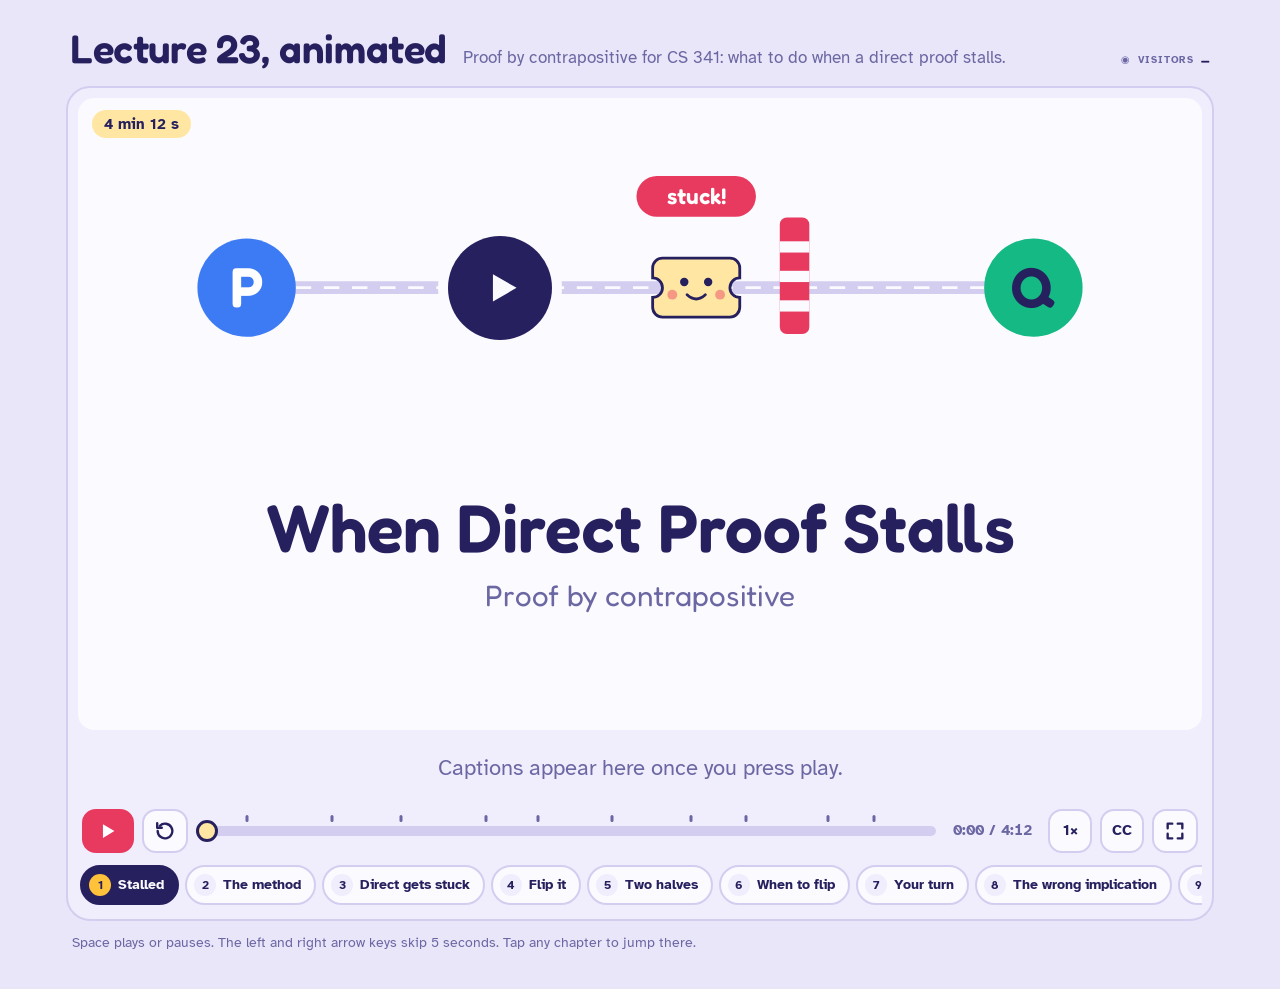
<file: animations/lecture-23-when-direct-proof-stalls.html>
<!DOCTYPE html>
<html lang="en">
<head>
<meta charset="utf-8">
<meta name="viewport" content="width=device-width, initial-scale=1, viewport-fit=cover">
<title>When Direct Proof Stalls: an animated explainer</title>
<link rel="preconnect" href="https://fonts.googleapis.com">
<link rel="preconnect" href="https://fonts.gstatic.com" crossorigin>
<link href="https://fonts.googleapis.com/css2?family=Atkinson+Hyperlegible:wght@400;700&family=Fredoka:wght@400;500;600;700&display=swap" rel="stylesheet">
<style>
:root{
  --bg:#E9E6FA; --stage:#FBFAFF; --card:#F0EDFD; --ink:#26215E; --muted:#6B67A3; --line:#D3CEF0;
  --paper:#FFE7A3; --tink:#26215E; --pop:#E8395F; --mint:#14B983; --sky:#3D7BF5; --sun:#FFC23A; --grape:#7C4DEB;
  --on-strong:#FFFFFF;
  --display:"Fredoka","Nunito","Trebuchet MS","Segoe UI",system-ui,"Cambria Math","STIX Two Math",sans-serif;
  --body:"Atkinson Hyperlegible","Segoe UI",system-ui,-apple-system,"Cambria Math",sans-serif;
  color-scheme:light;
  box-sizing:border-box;
  padding-top:env(safe-area-inset-top,0px);
  padding-bottom:env(safe-area-inset-bottom,0px);
}
@media (prefers-color-scheme: dark){
  :root:not([data-theme="light"]){
    --bg:#141230; --stage:#201C4D; --card:#2A2560; --ink:#F3F1FF; --muted:#A7A2DD; --line:#3E3880;
    --paper:#FFE08A; --tink:#26215E; --pop:#FF5C80; --mint:#34D399; --sky:#6EA2FF; --sun:#FFC94D; --grape:#A784FF;
    --on-strong:#1B1846; color-scheme:dark;
  }
}
:root[data-theme="dark"]{
  --bg:#141230; --stage:#201C4D; --card:#2A2560; --ink:#F3F1FF; --muted:#A7A2DD; --line:#3E3880;
  --paper:#FFE08A; --tink:#26215E; --pop:#FF5C80; --mint:#34D399; --sky:#6EA2FF; --sun:#FFC94D; --grape:#A784FF;
  --on-strong:#1B1846; color-scheme:dark;
}
html{scroll-padding-top:env(safe-area-inset-top,0px)}
*,*::before,*::after{box-sizing:inherit}
body{margin:0;background:var(--bg);color:var(--ink);font-family:var(--body);-webkit-font-smoothing:antialiased}
.wrap{max-width:1180px;margin:0 auto;padding:20px 16px 36px}
.intro{display:flex;flex-wrap:wrap;align-items:baseline;gap:4px 16px;margin:4px 4px 14px}
.intro h1{font-family:var(--display);font-weight:600;font-size:clamp(26px,3.6vw,40px);margin:0;letter-spacing:-0.01em}
.intro p{margin:0;color:var(--muted);font-size:17px;line-height:1.4}
.player{background:var(--card);border-radius:24px;padding:10px;border:2px solid var(--line)}
.stage{position:relative;border-radius:16px;overflow:hidden;background:var(--stage);aspect-ratio:16/9;width:100%}
.stage svg{display:block;width:100%;height:100%;user-select:none;-webkit-user-select:none}
.td{font-family:var(--display)}
.tb{font-family:var(--body)}
.poster{position:absolute;inset:0;border:0;padding:0;margin:0;background:transparent;cursor:pointer;color:inherit;font:inherit}
.poster[hidden]{display:none}
.poster-btn{position:absolute;left:37.5%;top:30%;transform:translate(-50%,-50%);width:clamp(56px,10vw,104px);aspect-ratio:1;border-radius:50%;
  background:var(--ink);color:var(--stage);display:grid;place-items:center;box-shadow:0 0 0 clamp(5px,.9vw,10px) var(--stage);transition:transform .18s ease}
.poster-btn svg{width:42%;height:42%;margin-left:8%}
.poster:hover .poster-btn,.poster:focus-visible .poster-btn{transform:translate(-50%,-50%) scale(1.07)}
.poster:focus-visible{outline:4px solid var(--sky);outline-offset:-4px;border-radius:16px}
.poster-len{position:absolute;left:14px;top:12px;background:var(--paper);color:var(--tink);font-weight:700;font-size:clamp(12px,1.5vw,15px);padding:5px 12px;border-radius:999px}
.caption{min-height:3.3em;display:flex;align-items:center;justify-content:center;text-align:center;padding:10px 18px 6px;
  font-size:clamp(16px,1.9vw,22px);line-height:1.38;font-weight:700;color:var(--ink);margin:0;text-wrap:balance}
.caption:empty::before{content:"Captions appear here once you press play.";color:var(--muted);font-weight:400}
.caption[hidden]{display:none}
.controls{display:flex;align-items:center;gap:8px;padding:6px 4px 2px;flex-wrap:wrap}
.btn{min-width:44px;height:44px;border-radius:14px;border:2px solid var(--line);background:var(--stage);color:var(--ink);
  font:700 15px/1 var(--body);display:inline-grid;place-items:center;cursor:pointer;padding:0 10px}
.btn svg{width:22px;height:22px}
.btn:hover{border-color:var(--muted)}
.btn:focus-visible,.chip:focus-visible,input[type=range]:focus-visible{outline:3px solid var(--sky);outline-offset:2px}
.btn.play{background:var(--pop);border-color:var(--pop);color:var(--on-strong);min-width:52px}
.btn[aria-pressed="false"]{color:var(--muted)}
.scrub{position:relative;flex:1 1 220px;min-width:160px;height:44px;display:flex;align-items:center}
.ticks{position:absolute;left:11px;right:11px;top:6px;height:6px;pointer-events:none}
.ticks span{position:absolute;top:0;width:3px;height:7px;border-radius:2px;background:var(--muted);transform:translateX(-50%)}
input[type=range]{-webkit-appearance:none;appearance:none;width:100%;height:30px;background:transparent;margin:0;cursor:pointer}
input[type=range]::-webkit-slider-runnable-track{height:10px;border-radius:6px;background:linear-gradient(to right,var(--pop) var(--pct,0%),var(--line) var(--pct,0%))}
input[type=range]::-moz-range-track{height:10px;border-radius:6px;background:var(--line)}
input[type=range]::-moz-range-progress{height:10px;border-radius:6px;background:var(--pop)}
input[type=range]::-webkit-slider-thumb{-webkit-appearance:none;width:22px;height:22px;border-radius:50%;background:var(--paper);border:3px solid var(--ink);margin-top:-6px}
input[type=range]::-moz-range-thumb{width:16px;height:16px;border-radius:50%;background:var(--paper);border:3px solid var(--ink)}
.time{font:700 15px/1 var(--body);font-variant-numeric:tabular-nums;color:var(--muted);min-width:96px;text-align:center}
.chapters{display:flex;gap:6px;overflow-x:auto;padding:10px 2px 4px;scrollbar-width:thin}
.chip{flex:0 0 auto;border:2px solid var(--line);background:var(--stage);color:var(--ink);border-radius:999px;padding:7px 13px 7px 7px;
  font:700 14px/1 var(--body);cursor:pointer;display:inline-flex;align-items:center;gap:7px;white-space:nowrap}
.chip b{display:inline-grid;place-items:center;width:22px;height:22px;border-radius:50%;background:var(--card);font-size:12px}
.chip[aria-current="true"]{background:var(--ink);color:var(--stage);border-color:var(--ink)}
.chip[aria-current="true"] b{background:var(--sun);color:var(--tink)}
.hint{color:var(--muted);font-size:14px;margin:12px 6px 0;line-height:1.45}
.rotate{display:none}
@media (max-width:640px) and (orientation:portrait){.rotate{display:block}}
.player:fullscreen{display:flex;flex-direction:column;justify-content:center;border-radius:0;border:0;padding:12px;background:var(--card)}
.player:fullscreen .stage{width:min(100%,calc((100vh - 200px) * 16 / 9));margin:0 auto}
.player:fullscreen .caption,.player:fullscreen .controls,.player:fullscreen .chapters{width:min(100%,calc((100vh - 200px) * 16 / 9));margin-left:auto;margin-right:auto}
@media (max-width:560px){.time{min-width:0;font-size:13px}.btn{min-width:40px;height:40px}}
.gc-total-visitors{margin-left:auto;display:inline-flex;align-items:center;gap:7px;white-space:nowrap;font:700 10px var(--body);letter-spacing:.08em;color:var(--muted)}.gc-total-visitors strong{font:600 13px var(--display);letter-spacing:0;color:var(--ink);font-variant-numeric:tabular-nums}@media(max-width:560px){.gc-total-visitors{margin-left:0}}
</style>

<script data-goatcounter="https://cs341.goatcounter.com/count" async src="//gc.zgo.at/count.js"></script>
</head>
<body>
<main class="wrap">
  <header class="intro">
    <h1>Lecture 23, animated</h1>
    <p>Proof by contrapositive for CS 341: what to do when a direct proof stalls.</p>
    <span class="gc-total-visitors" aria-label="Total site visitors"><span aria-hidden="true">◉</span><span>VISITORS</span><strong data-goatcounter-total aria-live="polite">—</strong></span>
  </header>
  <section class="player" id="player" aria-label="Animated explainer player">
    <div class="stage">
      <svg id="svg" viewBox="0 0 1600 900" role="img" aria-label="Animation stage. The captions below describe each scene."></svg>
      <button class="poster" id="poster" type="button" aria-label="Play the explainer">
        <span class="poster-len" id="posterLen"></span>
        <span class="poster-btn"><svg viewBox="0 0 24 24" aria-hidden="true"><path d="M6 4.5v15l13-7.5z" fill="currentColor"/></svg></span>
      </button>
    </div>
    <p class="caption" id="caption" aria-live="polite"></p>
    <div class="controls">
      <button class="btn play" id="play" type="button" aria-label="Play"></button>
      <button class="btn" id="restart" type="button" aria-label="Restart from the beginning"><svg viewBox="0 0 24 24" aria-hidden="true"><path d="M4 12a8 8 0 1 0 2.4-5.7" fill="none" stroke="currentColor" stroke-width="2.6" stroke-linecap="round"/><path d="M3.5 3.5v5h5" fill="none" stroke="currentColor" stroke-width="2.6" stroke-linecap="round" stroke-linejoin="round"/></svg></button>
      <div class="scrub"><div class="ticks" id="ticks"></div><input type="range" id="scrub" min="0" max="100" step="0.1" value="0" aria-label="Seek"></div>
      <span class="time" id="time" aria-live="off">0:00</span>
      <button class="btn" id="speed" type="button" aria-label="Playback speed">1×</button>
      <button class="btn" id="cc" type="button" aria-pressed="true" aria-label="Captions">CC</button>
      <button class="btn" id="fs" type="button" aria-label="Full screen"><svg viewBox="0 0 24 24" aria-hidden="true"><path d="M4 9V4h5M20 9V4h-5M4 15v5h5M20 15v5h-5" fill="none" stroke="currentColor" stroke-width="2.6" stroke-linecap="round" stroke-linejoin="round"/></svg></button>
    </div>
    <nav class="chapters" id="chapters" aria-label="Chapters"></nav>
  </section>
  <p class="hint">Space plays or pauses. The left and right arrow keys skip 5 seconds. Tap any chapter to jump there.</p>
  <p class="hint rotate">Turn your phone sideways for a bigger picture.</p>
</main>
<script>
(function(){
const NS='http://www.w3.org/2000/svg';
const svg=document.getElementById('svg');
const RM=!!(window.matchMedia&&matchMedia('(prefers-reduced-motion: reduce)').matches);

/* ---------- math + easing ---------- */
const clamp=(x,a=0,b=1)=>x<a?a:x>b?b:x;
const lerp=(a,b,k)=>a+(b-a)*k;
const eio=k=>k<.5?4*k*k*k:1-Math.pow(-2*k+2,3)/2;
const eout=k=>1-Math.pow(1-k,3);
const ein=k=>k*k*k;
const back=k=>{const c1=1.70158,c3=c1+1;return 1+c3*Math.pow(k-1,3)+c1*Math.pow(k-1,2);};
const P=(t,a,b,fn=eio)=>fn(clamp((t-a)/(b-a)));
const bump=(t,a,d)=>Math.sin(Math.PI*clamp((t-a)/d));
const num=k=>k<0?'\u2212'+(-k):String(k);

/* ---------- svg helpers ---------- */
function el(tag,attrs,parent){
  const e=document.createElementNS(NS,tag);let st='';
  for(const k in attrs){const v=attrs[k];if(v==null)continue;
    if(k==='text')e.textContent=v;
    else if((k==='fill'||k==='stroke')&&typeof v==='string'&&v.startsWith('--'))st+=k+':var('+v+');';
    else e.setAttribute(k,v);}
  if(st)e.setAttribute('style',st);
  if(parent)parent.appendChild(e);return e;
}
function place(g,o={}){
  const X=g._x+(o.dx||0),Y=g._y+(o.dy||0);
  let tr='translate('+X.toFixed(2)+' '+Y.toFixed(2)+')';
  if(o.r)tr+=' rotate('+o.r.toFixed(2)+')';
  if(o.sx!=null||o.sy!=null){const sx=o.sx!=null?o.sx:(o.s!=null?o.s:1),sy=o.sy!=null?o.sy:(o.s!=null?o.s:1);tr+=' scale('+Math.max(sx,.001).toFixed(3)+' '+Math.max(sy,.001).toFixed(3)+')';}
  else if(o.s!=null&&o.s!==1)tr+=' scale('+Math.max(o.s,.001).toFixed(3)+')';
  g.setAttribute('transform',tr);
  const op=o.o==null?1:clamp(o.o);
  g.setAttribute('opacity',op.toFixed(3));
  const vis=op<=.002?'hidden':'visible';if(g._vis!==vis){g.style.visibility=vis;g._vis=vis;}
}
function G(parent,x=0,y=0){const g=el('g',{},parent);g._x=x;g._y=y;place(g);return g;}
function show(g,t,a,b=1e9,extra={}){
  const k=clamp((t-a)/.5),f=1-P(t,b-.45,b,ein);
  place(g,Object.assign({s:k?back(k):.001,o:Math.min(clamp(k*3),f)},extra));return k;
}
function txt(p,x,y,str,o={}){
  return el('text',{x,y,dy:'.35em','font-size':o.size||40,'font-weight':o.weight||500,'text-anchor':o.anchor||'middle',
    fill:o.fill||'--ink',class:o.body?'tb':'td',opacity:o.op,text:str},p);
}
function gt(p,x,y,str,o={}){const g=G(p,x,y);txt(g,0,0,str,o);return g;}
function ticketD(w,h){const W=w/2,H=h/2,n=Math.min(14,h*.18),c=Math.min(14,h*.2);
  return 'M'+(-W+c)+' '+(-H)+'H'+(W-c)+'A'+c+' '+c+' 0 0 1 '+W+' '+(-H+c)+'V'+(-n)+'A'+n+' '+n+' 0 0 0 '+W+' '+n+'V'+(H-c)+'A'+c+' '+c+' 0 0 1 '+(W-c)+' '+H+
  'H'+(-W+c)+'A'+c+' '+c+' 0 0 1 '+(-W)+' '+(H-c)+'V'+n+'A'+n+' '+n+' 0 0 0 '+(-W)+' '+(-n)+'V'+(-H+c)+'A'+c+' '+c+' 0 0 1 '+(-W+c)+' '+(-H)+'Z';}
function ticket(p,w,h,fill='--paper'){const g=el('g',{},p);el('path',{d:ticketD(w,h),fill},g);return g;}
function pill(p,w,h,fill,label,o={}){const g=el('g',{},p);el('rect',{x:-w/2,y:-h/2,width:w,height:h,rx:h/2,fill},g);
  if(label!=null)txt(g,0,0,label,{size:o.size||34,weight:o.weight||600,fill:o.color||'--tink'});return g;}
function star(p,cx,cy,R,fill){let d='';for(let i=0;i<10;i++){const a=-Math.PI/2+i*Math.PI/5,rr=i%2?R*.45:R;d+=(i?'L':'M')+(cx+rr*Math.cos(a)).toFixed(1)+' '+(cy+rr*Math.sin(a)).toFixed(1);}
  return el('path',{d:d+'Z',fill},p);}
function shape(p,type,fill,s){
  if(type===0)return el('circle',{r:s,fill},p);
  if(type===1)return el('rect',{x:-s,y:-s,width:2*s,height:2*s,rx:12,fill},p);
  if(type===2)return el('path',{d:'M0 '+(-s*1.05)+' L'+(s*1.05)+' '+(s*.8)+' L'+(-s*1.05)+' '+(s*.8)+'Z',fill,stroke:fill,'stroke-width':10,'stroke-linejoin':'round'},p);
  if(type===3)return el('rect',{x:-s*.82,y:-s*.82,width:1.64*s,height:1.64*s,rx:10,fill,transform:'rotate(45)'},p);
  return star(p,0,0,s*1.2,fill);
}
function mascot(p){const g=el('g',{},p);
  el('path',{d:ticketD(124,84),fill:'--paper',stroke:'--tink','stroke-width':4},g);
  el('circle',{cx:-34,cy:10,r:7,fill:'--pop',opacity:.45},g);el('circle',{cx:34,cy:10,r:7,fill:'--pop',opacity:.45},g);
  el('circle',{cx:-17,cy:-8,r:6,fill:'--tink'},g);el('circle',{cx:17,cy:-8,r:6,fill:'--tink'},g);
  el('path',{d:'M-13 10 Q0 22 13 10',fill:'none',stroke:'--tink','stroke-width':4,'stroke-linecap':'round'},g);return g;}
function person(p,fill){const g=el('g',{},p);
  el('rect',{x:-30,y:-4,width:60,height:58,rx:26,fill},g);el('circle',{cx:0,cy:-34,r:25,fill},g);
  el('circle',{cx:-9,cy:-37,r:3.6,fill:'--tink'},g);el('circle',{cx:9,cy:-37,r:3.6,fill:'--tink'},g);
  el('path',{d:'M-8 -27 Q0 -21 8 -27',fill:'none',stroke:'--tink','stroke-width':3,'stroke-linecap':'round'},g);return g;}
function speech(p,w,h,label,o={}){const g=el('g',{},p);
  el('path',{d:'M'+(-w/2+4)+' -14 L'+(-w/2-30)+' 16 L'+(-w/2+4)+' 14Z',fill:'--grape'},g);
  el('rect',{x:-w/2,y:-h/2,width:w,height:h,rx:28,fill:'--grape'},g);
  txt(g,0,0,label,{size:o.size||36,weight:600,fill:'--on-strong'});return g;}
function dart(g){el('line',{x1:0,y1:-96,x2:0,y2:-18,stroke:'--ink','stroke-width':6,'stroke-linecap':'round'},g);
  el('path',{d:'M-11 -22 L11 -22 L0 4Z',fill:'--ink'},g);el('path',{d:'M0 -78 L-16 -106 L0 -96 L16 -106Z',fill:'--pop'},g);}
function qlen(x0,y0,cx,cy,x1,y1){let L=0,px=x0,py=y0;for(let i=1;i<=40;i++){const u=i/40,a=(1-u)*(1-u),b=2*u*(1-u),c=u*u;
  const x=a*x0+b*cx+c*x1,y=a*y0+b*cy+c*y1;L+=Math.hypot(x-px,y-py);px=x;py=y;}return L;}

/* ---------- extra helpers for algebra rows ---------- */
const pv=(t,a)=>{const k=clamp((t-a)/.5);return {s:k?back(k):.001,o:clamp(k*3)};};
let BUILDING=null,FONTV=0;
function row(p,x,y,pieces,o={}){
  const g=el('g',{},p);g._x=0;g._y=0;g._pc=[];g._ax=x;g._ay=y;g._anchor=o.anchor||'start';const S=o.size||44;
  if(o.bg){const h=o.bgH||S*1.9;g._bg=el('rect',{y:y-h/2,height:h,rx:22,fill:o.bg,stroke:o.bgStroke||null,'stroke-width':o.bgStroke?5:null},g);g._padX=o.padX||32;}
  pieces.forEach(pc=>{const [s,q={}]=Array.isArray(pc)?pc:[pc,{}];const sz=q.size||S;let rect=null;
    if(q.box)rect=el('rect',{y:y-sz*.68,height:sz*1.36,rx:12,fill:q.box},g);
    const t=el('text',{x,y,dy:'.35em','font-size':sz,'font-weight':q.weight||o.weight||500,'text-anchor':'start',
      fill:q.fill||(q.box?'--tink':(o.fill||'--ink')),class:'td',text:s.replace(/ /g,'\u00A0')},g);
    g._pc.push({t,rect,pad:q.box?12:0});});
  layoutRow(g);if(BUILDING)BUILDING.rows.push(g);return g;
}
let MEAS=null;const MCACHE={};
function measure(t){
  if(!MEAS)MEAS=el('text',{x:-5000,y:-5000,class:'td',opacity:0,'aria-hidden':'true'},svg);
  const sz=t.getAttribute('font-size'),w=t.getAttribute('font-weight'),s=t.textContent,key=FONTV+'|'+sz+'|'+w+'|'+s;
  if(MCACHE[key]!=null)return MCACHE[key];
  MEAS.setAttribute('font-size',sz);MEAS.setAttribute('font-weight',w);MEAS.textContent=s;
  let l=0;try{l=MEAS.getComputedTextLength();}catch(e){}
  return MCACHE[key]=l;
}
function layoutRow(g){
  const ws=g._pc.map(pc=>measure(pc.t)+pc.pad*2);
  const tot=ws.reduce((a,b)=>a+b,0);let x=g._anchor==='middle'?g._ax-tot/2:g._ax;g._x0=x;g._w=tot;
  g._pc.forEach((pc,i)=>{if(pc.rect){pc.rect.setAttribute('x',(x+3).toFixed(1));pc.rect.setAttribute('width',Math.max(ws[i]-6,0).toFixed(1));}
    pc.t.setAttribute('x',(x+pc.pad).toFixed(1));pc.x=x;pc.w=ws[i];x+=ws[i];});
  if(g._bg){g._bg.setAttribute('x',(g._x0-g._padX).toFixed(1));g._bg.setAttribute('width',(tot+2*g._padX).toFixed(1));}
}
function frac(p,x,y,num,den,o={}){const g=G(p,x,y),s=o.size||48,w=o.w||Math.max(num.length,den.length)*s*.55+24;
  txt(g,0,-s*.78,num,{size:s,weight:o.weight||500,fill:o.fill});
  el('line',{x1:-w/2,y1:0,x2:w/2,y2:0,stroke:o.fill||'--ink','stroke-width':5,'stroke-linecap':'round'},g);
  txt(g,0,s*.78,den,{size:s,weight:o.weight||500,fill:o.fill});return g;}
function tracker(p,x,y,gap,labels,o={}){
  const W=o.w||250;
  const items=labels.map((l,i)=>{const g=G(p,o.horiz?x+gap*i:x,o.horiz?y:y+gap*i);
    const bg=el('rect',{x:-W/2,y:-30,width:W,height:60,rx:30,fill:'--card',stroke:'--line','stroke-width':3},g);
    const c=el('circle',{cx:-W/2+32,cy:0,r:20,fill:'--line'},g);
    const n=txt(g,-W/2+32,0,String(i+1),{size:24,weight:700,fill:'--muted'});
    const tx=txt(g,-W/2+62,0,l,{size:28,weight:600,anchor:'start',fill:'--muted'});
    return {g,bg,c,n,tx};});
  return {items,update(t,times,end,appear){items.forEach((it,i)=>{
    const on=t>=times[i],done=t>=(i<items.length-1?times[i+1]:end),st=done?2:on?1:0;
    if(it._st!==st){it._st=st;
      it.bg.setAttribute('style','fill:var('+(st===1?'--sun':'--card')+');stroke:var('+(st===1?'--sun':st===2?'--mint':'--line')+')');
      it.c.setAttribute('style','fill:var('+(st===0?'--line':st===1?'--tink':'--mint')+')');
      it.n.setAttribute('style','fill:var('+(st===0?'--muted':st===1?'--sun':'--tink')+')');it.n.textContent=st===2?'✓':String(i+1);
      it.tx.setAttribute('style','fill:var('+(st===1?'--tink':st===2?'--ink':'--muted')+')');}
    const k=P(t,appear+i*.15,appear+.4+i*.15);place(it.g,{o:k,s:1+.08*(on&&!done?bump(t,times[i],.4):0)});});}};
}
function check(p,x,y){const c=G(p,x,y);el('circle',{r:24,fill:'--mint'},c);
  el('path',{d:'M-10 0 L-3 8 L11 -8',fill:'none',stroke:'--tink','stroke-width':5,'stroke-linecap':'round','stroke-linejoin':'round'},c);return c;}

/* =================================================================
   SCENES  (each: title, dur, caps [local time, text], build, update)
   ================================================================= */
const scenes=[];
function cellRect(g,w,v){el('rect',{x:-w/2,y:-26,width:w,height:52,rx:14,fill:v?'--mint':'--pop'},g);txt(g,0,0,v?'T':'F',{size:30,weight:700,fill:v?'--tink':'--on-strong'});}
function stampBox(p,x,y,w,label,size){const g=G(p,x,y);el('rect',{x:-w/2,y:-62,width:w,height:124,rx:18,fill:'--stage',stroke:'--pop','stroke-width':9},g);txt(g,0,0,label,{size:size||54,weight:700,fill:'--pop'});return g;}
function slam(g,t,a,r=-5){const k=clamp((t-a)/.4);place(g,{s:k?lerp(1.8,1,eout(k)):.001,o:clamp(k*4),r});}
function arrowHead(p,x,y,ang,fill='--ink'){const g=G(p,x,y);el('path',{d:'M6 0 L-24 -16 L-24 16Z',fill,transform:'rotate('+ang.toFixed(1)+')'},g);return g;}
function slotBox(p,x,y,w,pieces){const g=G(p,x,y);const rect=el('rect',{x:-w/2,y:-54,width:w,height:108,rx:26,fill:'none',stroke:'--ink','stroke-width':4,'stroke-dasharray':'14 10'},g);
  const rw=row(g,0,0,pieces,{size:46,anchor:'middle',fill:'--muted',weight:600});g._rect=rect;g._row=rw;return g;}

/* 1. Stalled */
scenes.push((()=>{
  let road1,P1,Q1,bar,stuck,title,sub,road2,rl2,nQ,nP,masc,pillB,spark;
  const R1=270,R2=540;
  return {title:'Stalled',dur:14,
  caps:[[0.3,'Wednesday’s direct proof works great… until it doesn’t.'],[3.6,'Today: what to do when a direct proof stalls.'],[8,'The fix: take a different road. Start from “not Q” and head for “not P.”'],[11.8,'It’s called proof by contrapositive, and it proves the very same statement.']],
  build(r){
    road1=G(r,0,0);el('line',{x1:300,y1:R1,x2:1300,y2:R1,stroke:'--line','stroke-width':18,'stroke-linecap':'round'},road1);
    el('line',{x1:310,y1:R1,x2:1290,y2:R1,stroke:'--stage','stroke-width':4,'stroke-dasharray':'22 18'},road1);
    road2=G(r,0,0);rl2=el('line',{x1:300,y1:R2,x2:1300,y2:R2,stroke:'--mint','stroke-width':18,'stroke-linecap':'round','stroke-dasharray':1000},road2);
    P1=G(r,240,R1);el('circle',{r:70,fill:'--sky'},P1);txt(P1,0,0,'P',{size:80,weight:600,fill:'--on-strong'});
    Q1=G(r,1360,R1);el('circle',{r:70,fill:'--mint'},Q1);txt(Q1,0,0,'Q',{size:80,weight:600,fill:'--tink'});
    bar=G(r,1020,R1);el('rect',{x:-21,y:-100,width:42,height:166,rx:10,fill:'--pop'},bar);
    [-66,-24,18].forEach(y=>el('rect',{x:-21,y,width:42,height:16,fill:'--stage'},bar));
    stuck=G(r,880,140);pill(stuck,170,58,'--pop','stuck!',{size:32,color:'--on-strong'});
    title=gt(r,800,612,'When Direct Proof Stalls',{size:96,weight:600});
    sub=gt(r,800,708,'Proof by contrapositive',{size:42,weight:400,fill:'--muted'});
    nQ=G(r,240,R2);el('circle',{r:70,fill:'--mint'},nQ);txt(nQ,0,0,'∼Q',{size:60,weight:600,fill:'--tink'});
    nP=G(r,1360,R2);el('circle',{r:70,fill:'--sky'},nP);txt(nP,0,0,'∼P',{size:60,weight:600,fill:'--on-strong'});
    masc=G(r,345,R1);mascot(masc);
    pillB=G(r,800,700);pill(pillB,800,84,'--grape','A different road to the same result',{size:36,color:'--on-strong'});
    spark=G(r,1455,R2-84);star(spark,0,0,30,'--sun');
  },
  update(t){
    place(road1,{o:P(t,.1,.5)});show(P1,t,.1);show(Q1,t,.3);show(bar,t,.5);
    let mx=lerp(345,935,P(t,.8,2.6,ein)),my=R1-(t<2.6&&!RM?Math.abs(Math.sin(t*9))*8:0),rot=0;
    if(t>2.6){mx=lerp(935,880,P(t,2.6,3.1,eout));rot=-10*bump(t,2.6,.5);}
    const sh=t>3.1&&t<4&&!RM?Math.sin((t-3.1)*35)*6*(1-(t-3.1)/.9):0;
    if(t>=9.6){const k=P(t,9.6,10.4);mx=lerp(880,345,k);my=lerp(R1,R2,k)-Math.sin(Math.PI*k)*140;rot=0;}
    if(t>=10.6){const k=P(t,10.6,12);mx=lerp(345,1262,k);my=R2-(!RM&&k<1?Math.abs(Math.sin(t*9))*8:0);}
    masc._x=mx+sh;masc._y=my;place(masc,{o:P(t,.4,.8),r:rot});
    show(stuck,t,2.9,7.4);
    const lv=P(t,7.2,7.8,ein);
    place(title,{o:P(t,3.6,4.2)*(1-lv),dy:(1-P(t,3.6,4.2,eout))*30});
    place(sub,{o:P(t,4.2,4.8)*(1-lv),dy:(1-P(t,4.2,4.8,eout))*20});
    show(nQ,t,8);show(nP,t,8.3);
    rl2.setAttribute('stroke-dashoffset',(1000*(1-P(t,8.4,9.4))).toFixed(1));place(road2,{o:t>8.4?1:0});
    show(pillB,t,12.2);show(spark,t,12.1,1e9,{r:RM?0:t*50});
  }};
})());

/* 2. The method */
scenes.push((()=>{
  let head,A,tP,tQ,arr,lab1,lab2,notTip,prove,B,tHead,cols=[],cells=[],eqs=[],thm,either,C,tl=[],tlLine;
  const R=[[1,1],[1,0],[0,1],[0,0]],imp=(a,b)=>(!a||b)?1:0;
  const CX=[430,560,770,1030],CW=[100,100,190,230],RY=i=>385+70*i,EX=1230;
  return {title:'The method',dur:30,
  caps:[[0.6,'To prove “if P, then Q”, here’s the trick.'],[2,'Flip the two parts around…'],[3.6,'…and negate both. ∼ means “not.”'],[5.6,'Now prove “if not Q, then not P” with a regular direct proof.'],[10.4,'Why is that allowed? Compare the truth tables.'],[16.2,'They match in every row. They’re logically equivalent: Theorem 1.46.'],[20,'So proving either one proves the other.'],[23.4,'You’ve had this tool since Week 2. Today it becomes a proof method.']],
  build(r){
    head=gt(r,800,95,'The contrapositive',{size:60,weight:600});
    A=G(r,0,0);
    const tok=(x,fill,l,tc)=>{const g=G(A,x,360);el('rect',{x:-80,y:-62,width:160,height:124,rx:28,fill},g);txt(g,0,0,l,{size:72,weight:600,fill:tc});
      g._st=G(g,-72,-56);el('circle',{r:30,fill:'--pop'},g._st);txt(g._st,0,-3,'∼',{size:46,weight:700,fill:'--on-strong'});return g;};
    tP=tok(620,'--sky','P','--on-strong');tQ=tok(980,'--mint','Q','--tink');
    arr=gt(A,800,360,'⇒',{size:84,weight:600});
    lab1=G(A,800,505);pill(lab1,200,60,'--sun','1. flip',{size:32});
    lab2=G(A,800,505);pill(lab2,240,60,'--sun','2. negate',{size:32});
    notTip=gt(A,800,222,'∼ means “not”',{size:34,weight:600,fill:'--muted'});
    prove=G(A,800,650);pill(prove,1020,96,'--grape','Prove it by direct proof: assume ∼Q, derive ∼P',{size:38,color:'--on-strong'});
    B=G(r,0,0);
    tHead=gt(B,800,205,'Do they say the same thing?',{size:44,weight:600});
    ['P','Q','P ⇒ Q','∼Q ⇒ ∼P'].forEach((h,j)=>txt(B,CX[j],305,h,{size:36,weight:700}));
    R.forEach(([p,q],i)=>{
      [p,q].forEach((v,j)=>{const g=G(B,CX[j],RY(i));cellRect(g,CW[j],v);cols.push({g,i});});
      [imp(p,q),imp(1-q,1-p)].forEach((v,jj)=>{const j=2+jj,g=G(B,CX[j],RY(i));cellRect(g,CW[j],v);cells.push({g,col:j,i});});
      const e=G(B,EX,RY(i));el('circle',{r:24,fill:'--mint'},e);txt(e,0,0,'=',{size:34,weight:700,fill:'--tink'});eqs.push(e);});
    thm=G(B,800,690);pill(thm,780,84,'--grape','Theorem 1.46: logically equivalent',{size:36,color:'--on-strong'});
    either=gt(B,800,790,'Prove either one, and you’ve proved the other.',{size:34,weight:600,fill:'--muted'});
    C=G(r,0,0);
    tlLine=el('line',{x1:330,y1:440,x2:1270,y2:440,stroke:'--muted','stroke-width':8,'stroke-linecap':'round','stroke-dasharray':'2 22'},C);
    [['Week 2','checked with a truth table','--paper','--tink'],['Week 7','used as a shortcut','--paper','--tink'],['Today','a proof method of its own','--grape','--on-strong']].forEach(([a,b,f,c],i)=>{
      const g=G(C,330+470*i,440);ticket(g,420,170,f);txt(g,0,-34,a,{size:34,weight:700,fill:c});txt(g,0,24,b,{size:28,weight:500,fill:c});tl.push(g);});
  },
  update(t){
    place(head,{o:P(t,.4,1)});
    place(A,{o:1-P(t,9.6,10.2)});
    const sw=P(t,2,3.2);
    tP._x=lerp(620,980,sw);tP._y=360-Math.sin(Math.PI*sw)*120;tQ._x=lerp(980,620,sw);tQ._y=360+Math.sin(Math.PI*sw)*120;
    show(tP,t,.6);show(tQ,t,.9);show(arr,t,1.2);
    show(lab1,t,2,3.6);show(lab2,t,3.6);
    show(tQ._st,t,3.8);show(tP._st,t,4.1);
    place(notTip,{o:P(t,4.4,4.9)});
    show(prove,t,5.6);
    place(B,{o:Math.min(P(t,10.2,10.7),1-P(t,22.8,23.3))});
    place(tHead,{o:P(t,10.4,10.9)});
    cols.forEach(c=>show(c.g,t,10.6+c.i*.12));
    cells.forEach(c=>show(c.g,t,(c.col===2?12:14.2)+c.i*.3));
    eqs.forEach((e,i)=>show(e,t,16.4+i*.3));
    show(thm,t,18.2);place(either,{o:P(t,20,20.5)});
    place(C,{o:P(t,23.3,23.8)});tlLine.setAttribute('opacity',P(t,23.4,24));
    tl.forEach((g,i)=>show(g,t,23.6+i*.8));
  }};
})());

/* 3. Direct gets stuck */
scenes.push((()=>{
  let claim,tryLbl,L1,piece,slotLbl,slot,noFit,L3,masc,qm=[],stamp;
  const SX=1200,SY=490;
  return {title:'Direct gets stuck',dur:24,
  caps:[[0.6,'Claim: let n be an integer. If n² is even, then n is even.'],[3.2,'Try a direct proof. Assume n² is even, so n² = 2k for some integer k.'],[7.2,'Then n = √(2k)…'],[9.8,'…but to show n is even, we need n = 2 times an integer.'],[13.6,'A square root doesn’t come in that form. It won’t fit.'],[18.6,'The direct route stalls. Time to flip.']],
  build(r){
    claim=G(r,800,150);ticket(claim,1240,96);row(claim,0,0,[['Claim',{weight:700}],'   Let n be an integer. If n² is even, then n is even.'],{size:36,anchor:'middle',fill:'--tink'});
    tryLbl=G(r,218,262);pill(tryLbl,176,54,'--sky','Try direct',{size:28,color:'--on-strong'});
    L1=row(r,130,345,['Assume n² is even:  n² = 2k   ',['for some integer k',{box:'--sun',size:30,weight:600}]],{size:42});
    piece=G(r,400,490);row(piece,0,0,['So  n = √(2k)'],{size:46,anchor:'middle',bg:'--stage',bgStroke:'--pop',bgH:92,padX:30,weight:600});
    slotLbl=gt(r,SX,398,'Even means exactly:',{size:32,weight:600,fill:'--muted'});
    slot=slotBox(r,SX,SY,470,['n = 2(',['  an integer  ',{box:'--sun',size:30,weight:600}],')']);
    noFit=G(r,400,578);pill(noFit,440,60,'--pop','a square root has no 2(…) form',{size:28,color:'--on-strong'});
    L3=gt(r,330,722,'…now what?',{size:44,weight:600,fill:'--muted'});
    masc=G(r,640,722);mascot(masc);
    qm.push(gt(r,588,648,'?',{size:44,weight:700,fill:'--pop'}),gt(r,708,636,'?',{size:54,weight:700,fill:'--pop'}));
    stamp=stampBox(r,1150,700,680,'The direct route stalls');
  },
  update(t){
    show(claim,t,.5);show(tryLbl,t,3);
    const k=P(t,3.4,3.9,eout);place(L1,{dx:-(1-k)*40,o:k});
    const v=pv(t,7.2),go=P(t,11.4,12.4,ein),bk=P(t,12.4,13.2,eout);
    const d=t<12.4?560*go:560*(1-bk),sh=t>13.2&&t<14&&!RM?Math.sin((t-13.2)*40)*10*(1-(t-13.2)/.8):0;
    place(piece,{s:v.s,o:v.o,dx:d+sh});
    place(slotLbl,{o:P(t,9.8,10.3)});show(slot,t,10.2);
    slot._rect.setAttribute('style','fill:none;stroke:var('+(bump(t,12.3,.7)>.05?'--pop':'--ink')+')');
    show(noFit,t,13.8);
    place(L3,{o:P(t,15.6,16.1)});show(masc,t,15.8);qm.forEach((q,i)=>show(q,t,16.3+i*.3,1e9,{dy:RM?0:Math.sin(t*4+i)*6}));
    slam(stamp,t,18.6);
  }};
})());

/* 4. Flip it */
scenes.push((()=>{
  let card,cA,cB,partA,L1,L2,L3,piece,slotLbl,slot,fits,badge,tpl,cmpL,cmpR,lesson;
  const SX=1200,SY=470;
  return {title:'Flip it',dur:30,
  caps:[[0.6,'Flip it: if n is odd, then n² is odd.'],[3.4,'Assume n is odd, so n = 2b + 1 for some integer b.'],[7.4,'Square it: 4b² + 4b + 1…'],[11.4,'…which is 2(2b² + 2b) + 1. That’s exactly the odd shape!'],[16.4,'2b² + 2b is an integer, so n² is odd. Three lines, same template as Wednesday.'],[21.8,'What changed? “n² is even” only gives an equation about n². “n is odd” gives one about n itself.'],[26.4,'The hypothesis was the problem, not the math.']],
  build(r){
    card=G(r,800,150);ticket(card,1100,96);
    cA=G(card,0,0);row(cA,0,0,[['Claim',{weight:700}],'   If n² is even, then n is even.'],{size:38,anchor:'middle',fill:'--tink'});
    cB=G(card,0,0);row(cB,0,0,[['Flipped',{weight:700}],'   If n is odd, then n² is odd.'],{size:38,anchor:'middle',fill:'--tink'});
    partA=G(r,0,0);
    L1=row(partA,130,288,['Assume n is odd:  n = 2b + 1   ',['for some integer b',{box:'--sun',size:30,weight:600}]],{size:42});
    L2=row(partA,130,380,['n² ','= (2b + 1)²'],{size:46});
    L3=row(partA,130,465,['= 4b² + 4b + 1'],{size:46});
    piece=G(partA,430,575);row(piece,0,0,['= 2(2b² + 2b) ',['+ 1',{box:'--mint',weight:700}]],{size:44,anchor:'middle',bg:'--stage',bgStroke:'--mint',bgH:92,padX:28});
    slotLbl=gt(partA,SX,380,'Odd means exactly:',{size:32,weight:600,fill:'--muted'});
    slot=slotBox(partA,SX,SY,560,['2(',['  an integer  ',{box:'--sun',size:30,weight:600}],') + 1']);
    fits=G(partA,SX,SY+95);pill(fits,200,58,'--mint','fits! ✓',{size:32});
    badge=G(partA,SX,665);pill(badge,420,84,'--grape','So n² is odd.  ∎',{size:38,color:'--on-strong'});
    tpl=G(partA,800,795);pill(tpl,780,76,'--sun','Three lines. Same template as Wednesday.',{size:32});
    const cmp=(x,title,expr,tag,tf,tc)=>{const g=G(r,x,455);el('rect',{x:-335,y:-200,width:670,height:400,rx:30,fill:'--card',stroke:'--line','stroke-width':3},g);
      txt(g,0,-140,title,{size:32,weight:700});txt(g,0,-64,'gives you',{size:28,weight:500,fill:'--muted'});txt(g,0,14,expr,{size:64,weight:600});
      pill(G(g,0,128),540,70,tf,tag,{size:29,color:tc});return g;};
    cmpL=cmp(430,'Start from “n² is even”','n² = 2k','an equation about n², not n ✗','--pop','--on-strong');
    cmpR=cmp(1170,'Start from “n is odd”','n = 2b + 1','an equation about n itself ✓','--mint','--tink');
    lesson=G(r,800,795);pill(lesson,900,80,'--grape','The hypothesis was the problem, not the math',{size:34,color:'--on-strong'});
  },
  update(t){
    const f=P(t,.6,1.4),sy=Math.max(Math.abs(Math.cos(f*Math.PI)),.03);
    place(card,{sx:1,sy});place(cA,{o:f<.5?1:0});place(cB,{o:f>=.5?1:0});
    place(partA,{o:1-P(t,21,21.6)});
    let k=P(t,3.6,4.1,eout);place(L1,{dx:-(1-k)*40,o:k});
    k=P(t,7.4,7.9,eout);place(L2,{dx:-(1-k)*40,o:k});
    const eqX=L2._pc[1].x;if(Math.abs(L3._ax-eqX)>.5){L3._ax=eqX;layoutRow(L3);}
    k=P(t,8.8,9.3,eout);place(L3,{dx:-(1-k)*40,o:k});
    place(slotLbl,{o:P(t,10,10.5)});show(slot,t,10.3);
    const fv=pv(t,11.4),fk=P(t,13,14.2);
    place(piece,{s:fv.s*(1+.06*bump(t,14.2,.4)),o:fv.o,dx:(SX-430)*fk,dy:(SY-575)*fk});
    slot._row.setAttribute('opacity',(1-P(t,13.6,14.1)).toFixed(2));
    slot._rect.setAttribute('style','fill:none;stroke:var('+(t>14.3?'--mint':'--ink')+')');
    show(fits,t,14.4);show(badge,t,16.4);show(tpl,t,18);
    show(cmpL,t,21.8);show(cmpR,t,23.4);show(lesson,t,26.4);
  }};
})());

/* 5. Two halves */
scenes.push((()=>{
  let head,stmt,nE,nS,aT,aB,LT,LB,hT,hB,lT,lB,cT,cB,bottom;
  return {title:'Two halves',dur:18,
  caps:[[0.6,'Put both directions together: n² is even if and only if n is even.'],[4.4,'One direction, n even ⇒ n² even, goes straight through with a direct proof.'],[8.6,'The other direction is the one we just flipped: contrapositive.'],[12.8,'An “if and only if” needs two proofs, and they can use different methods.']],
  build(r){
    head=gt(r,800,95,'Theorem 3.24',{size:60,weight:600});
    stmt=G(r,800,190);row(stmt,0,0,['Let n ∈ ℤ.   ',['n² is even',{weight:700}],'  if and only if  ',['n is even',{weight:700}]],{size:42,anchor:'middle'});
    nE=G(r,330,480);pill(nE,320,104,'--sky','n is even',{size:44,color:'--on-strong'});
    nS=G(r,1270,480);pill(nS,320,104,'--mint','n² is even',{size:44});
    aT=el('path',{d:'M500 430 Q800 300 1100 430',fill:'none',stroke:'--ink','stroke-width':8,'stroke-linecap':'round'},r);LT=qlen(500,430,800,300,1100,430);aT.setAttribute('stroke-dasharray',LT.toFixed(1));
    aB=el('path',{d:'M1100 530 Q800 660 500 530',fill:'none',stroke:'--ink','stroke-width':8,'stroke-linecap':'round'},r);LB=qlen(1100,530,800,660,500,530);aB.setAttribute('stroke-dasharray',LB.toFixed(1));
    hT=arrowHead(r,1104,432,Math.atan2(130,300)*180/Math.PI);hB=arrowHead(r,496,532,180+Math.atan2(130,300)*180/Math.PI*-1);
    lT=gt(r,800,262,'n even ⇒ n² even',{size:32,weight:600,fill:'--muted'});
    cT=G(r,800,326);pill(cT,240,56,'--sky','direct proof',{size:28,color:'--on-strong'});
    cB=G(r,800,634);pill(cB,280,56,'--grape','contrapositive',{size:28,color:'--on-strong'});
    lB=gt(r,800,700,'n² even ⇒ n even',{size:32,weight:600,fill:'--muted'});
    bottom=G(r,800,800);pill(bottom,1140,80,'--sun','An “if and only if” needs two proofs. They can use different methods.',{size:30});
  },
  update(t){
    place(head,{o:P(t,.4,1)});place(stmt,{o:P(t,.6,1.1)});
    show(nE,t,1.2);show(nS,t,1.5);
    aT.setAttribute('stroke-dashoffset',(LT*(1-P(t,4.4,5.4))).toFixed(1));aT.setAttribute('opacity',t>4.4?1:0);show(hT,t,5.2);
    place(lT,{o:P(t,4.6,5.1)});show(cT,t,5.6);
    aB.setAttribute('stroke-dashoffset',(LB*(1-P(t,8.6,9.6))).toFixed(1));aB.setAttribute('opacity',t>8.6?1:0);show(hB,t,9.4);
    place(lB,{o:P(t,8.8,9.3)});show(cB,t,9.8);
    show(bottom,t,12.8);
  }};
})());

/* 6. When to flip */
scenes.push((()=>{
  let head1,head2,A,hypL,conL,b1,b2,arrA,swapLbl,B,f1,f2,f3,ar1,ar2;
  return {title:'When to flip',dur:26,
  caps:[[0.6,'When should you flip? Look at both ends of the statement.'],[4.2,'Here the hypothesis is hard to use, but the conclusion is easy to negate.'],[6.8,'Flip and negate, and they trade places. The easy one becomes your starting point.'],[12.6,'The signal: a hypothesis with n², n³, or a product…'],[17.2,'…and a conclusion that’s a simple parity or sign statement.'],[21.4,'See both? Reach for the contrapositive.']],
  build(r){
    head1=gt(r,800,95,'When to flip',{size:60,weight:600});
    head2=gt(r,800,95,'The signal',{size:60,weight:600});
    A=G(r,0,0);
    hypL=gt(A,430,205,'start from (hypothesis)',{size:30,weight:600,fill:'--muted'});conL=gt(A,1170,205,'aim for (conclusion)',{size:30,weight:600,fill:'--muted'});
    const box=(x,a,b,tagA,fa,ca,tagB,fb,cb)=>{const g=G(A,x,330);el('rect',{x:-220,y:-70,width:440,height:140,rx:30,fill:'--card',stroke:'--line','stroke-width':3},g);
      g._a=txt(g,0,0,a,{size:56,weight:600});g._b=txt(g,0,0,b,{size:56,weight:600});
      g._ta=G(g,0,120);pill(g._ta,380,62,fa,tagA,{size:30,color:ca});g._tb=G(g,0,120);pill(g._tb,380,62,fb,tagB,{size:30,color:cb});return g;};
    b1=box(430,'n² is even','n² is odd','hard to start from','--pop','--on-strong','new target','--sky','--on-strong');
    b2=box(1170,'n is even','n is odd','easy to negate','--mint','--tink','easy start ✓','--mint','--tink');
    arrA=gt(A,800,330,'⇒',{size:76,weight:600});
    swapLbl=G(A,800,640);pill(swapLbl,520,72,'--grape','Flip and negate',{size:34,color:'--on-strong'});
    B=G(r,0,0);
    const card=(x,lines,chips,fill,tc)=>{const g=G(B,x,470);el('rect',{x:-215,y:-170,width:430,height:340,rx:30,fill,stroke:fill==='--card'?'--line':null,'stroke-width':3},g);
      lines.forEach(([s,sz],i)=>txt(g,0,-100+52*i,s,{size:sz,weight:700,fill:tc}));
      chips.forEach(([s,w,cx,cy,cf,cc])=>{const c=G(g,cx,cy);pill(c,w,52,cf,s,{size:28,color:cc});});return g;};
    f1=card(300,[['Is the hypothesis',34],['hard to use?',34]],[['n²',90,-60,40,'--sky','--on-strong'],['n³',90,60,40,'--sky','--on-strong'],['a product',190,0,104,'--sky','--on-strong']],'--card','--ink');
    f2=card(800,[['Is the conclusion',34],['easy to negate?',34]],[['parity',140,-80,60,'--mint','--tink'],['sign',110,80,60,'--mint','--tink']],'--card','--ink');
    f3=card(1300,[['Flip it!',60],['',10]],[['prove ∼Q ⇒ ∼P',300,0,60,'--stage','--ink']],'--grape','--on-strong');
    const yes=(x)=>{const g=G(B,x,470);el('line',{x1:-26,y1:0,x2:16,y2:0,stroke:'--ink','stroke-width':7,'stroke-linecap':'round'},g);el('path',{d:'M14 -14 L34 0 L14 14Z',fill:'--ink'},g);txt(g,4,-40,'yes',{size:28,weight:700,fill:'--muted'});return g;};
    ar1=yes(545);ar2=yes(1045);
  },
  update(t){
    place(head1,{o:P(t,.4,1)*(1-P(t,12,12.5))});place(head2,{o:P(t,12.5,13)});
    place(A,{o:1-P(t,11.8,12.4)});
    place(hypL,{o:P(t,.8,1.3)});place(conL,{o:P(t,.8,1.3)});
    const sw=P(t,6.8,8);
    b1._x=lerp(430,1170,sw);b1._y=330+Math.sin(Math.PI*sw)*90;b2._x=lerp(1170,430,sw);b2._y=330-Math.sin(Math.PI*sw)*90;
    show(b1,t,1);show(b2,t,1.3);show(arrA,t,1.6);
    const mid=sw>=.5;
    [b1,b2].forEach(b=>{b._a.setAttribute('opacity',mid?0:1);b._b.setAttribute('opacity',mid?1:0);});
    show(b1._ta,t,4.2,mid?7.4:1e9);show(b2._ta,t,4.8,mid?7.4:1e9);
    show(b1._tb,t,8.2);show(b2._tb,t,8.4);
    show(swapLbl,t,6.6);
    place(B,{o:P(t,12.4,12.9)});
    show(f1,t,12.8);show(ar1,t,16.8);show(f2,t,17.4);show(ar2,t,21);show(f3,t,21.5,1e9,{r:RM?0:2*Math.sin((t-21.5)*3)*(t>22?1:0)});
  }};
})());

/* 7. Your turn */
scenes.push((()=>{
  let thm,think,arc,cnt,trk,L=[],callP,callTxt,badge;
  const C=2*Math.PI*70,T=[5.4,9.2,13.6,19.2],END=24,LT=[5.8,9.6,14,16.2,19.6];
  return {title:'Your turn',dur:28,
  caps:[[0.6,'Your turn. Prove: if 3n + 11 is odd, then n is even. Try flipping it first.'],[5.4,'Flip it: if n is odd, then 3n + 11 is even.'],[9.2,'Assume n is odd, so n = 2k + 1 for some integer k.'],[13.6,'Substitute: 3(2k + 1) + 11 = 6k + 14.'],[19.2,'Factor out the 2: 2(3k + 7). And 3k + 7 is an integer.'],[23.4,'So 3n + 11 is even. The flipped version holds, so the original claim does too.']],
  build(r){
    thm=G(r,800,150);ticket(thm,1120,96);row(thm,0,0,[['Your turn',{weight:700}],'   Prove: if 3n + 11 is odd, then n is even.'],{size:38,anchor:'middle',fill:'--tink'});
    think=G(r,800,440);el('circle',{r:70,fill:'none',stroke:'--line','stroke-width':14},think);
    arc=el('circle',{r:70,fill:'none',stroke:'--sun','stroke-width':14,'stroke-linecap':'round','stroke-dasharray':C.toFixed(1),transform:'rotate(-90)'},think);
    cnt=txt(think,0,0,'4',{size:60,weight:700});txt(think,0,130,'Pause and try the flip',{size:38,weight:600,fill:'--muted'});
    trk=tracker(r,220,320,92,['Flip it','Assume ∼Q','Algebra','Finish']);
    L.push(row(r,440,300,[['Flip:  ',{weight:700}],'if n is odd, then 3n + 11 is even'],{size:42}));
    L.push(row(r,440,385,['n = ',['2k + 1',{fill:'--sky',weight:600}],'   ',['for some integer k',{box:'--sun',size:30,weight:600}]],{size:46}));
    L.push(row(r,440,470,['3n + 11 ','= 3',['(2k + 1)',{fill:'--sky',weight:600}],' + 11'],{size:46}));
    L.push(row(r,640,555,['= 6k + 14'],{size:46}));
    L.push(row(r,640,640,['= ',['2',{fill:'--pop',weight:700}],['(3k + 7)',{box:'--sun',weight:600}]],{size:46}));
    callP=el('path',{d:'M0 0',fill:'none',stroke:'--mint','stroke-width':7,'stroke-linecap':'round'},r);
    callTxt=G(r,1250,640);pill(callTxt,330,66,'--mint','an integer ✓',{size:32});
    badge=G(r,800,795);pill(badge,1080,88,'--grape','So 3n + 11 is even, and the original claim holds.  ∎',{size:34,color:'--on-strong'});
  },
  update(t){
    show(thm,t,.5);
    const tk=P(t,.9,5,x=>x);arc.setAttribute('stroke-dashoffset',(C*tk).toFixed(1));
    const n=String(Math.max(1,4-Math.floor(tk*4)));if(cnt.textContent!==n)cnt.textContent=n;
    place(think,{o:Math.min(P(t,.8,1.2),1-P(t,5,5.4))});
    trk.update(t,T,END,5.4);
    const eqX=L[2]._pc[1].x;for(let i=3;i<5;i++)if(Math.abs(L[i]._ax-eqX)>.5){L[i]._ax=eqX;layoutRow(L[i]);}
    L.forEach((g,i)=>{const k=P(t,LT[i],LT[i]+.5,eout);place(g,{dx:-(1-k)*40,o:k*(i<4?1-.45*P(t,22.8,23.4):1)});});
    const pc=L[4]._pc[2],x0=pc.x+pc.w+12,x1=1078,ak=P(t,20.6,21.2);
    callP.setAttribute('d','M'+x0.toFixed(1)+' 640 L'+lerp(x0,x1,ak).toFixed(1)+' 640');callP.setAttribute('opacity',ak>0?1:0);
    show(callTxt,t,21);show(badge,t,23.6);
  }};
})());

/* 8. The wrong implication */
scenes.push((()=>{
  let claim,rule,rest,A,p1,p2,flaw,which,B,bins=[],brk1,brk2,c1,c2,v1,v2,lesson;
  const BX=[260,620,980,1340],BY=660;
  const BINS=[['P ⇒ Q','the claim','--mint'],['∼Q ⇒ ∼P','contrapositive','--mint'],['Q ⇒ P','converse','--pop'],['∼P ⇒ ∼Q','inverse','--pop']];
  return {title:'The wrong implication',dur:48,chapters:[[0,'The wrong implication'],[19,'Sorting the proof']],
  caps:[[0.6,'Here’s a claim, and a proof someone offered. Can you spot the problem?'],[2.4,'First, decode it. “P only if Q” means P ⇒ Q…'],[4.6,'…so the claim says: if 5n + 7 is even, then n is odd.'],[8.6,'The offered proof has two parts. One assumes n is odd, the other assumes n is even.'],[13.4,'The algebra is flawless. But which implication does each part prove?'],
    [19.4,'Sort each part by what it assumes and what it concludes.'],[22.4,'Part 1 assumes Q (n is odd) and concludes P. That’s Q ⇒ P: the converse.'],[26.6,'Part 2 assumes ∼Q (n is even) and concludes ∼P. That’s ∼Q ⇒ ∼P: the contrapositive.'],[31.4,'The converse doesn’t prove the claim. On its own, Part 1 would earn nothing.'],[36,'Part 2 is what proves the claim, yet the write-up never says so. The reader has to guess.'],[41.2,'The lesson: before writing, state which implication you’re proving and what you assume first.']],
  build(r){
    claim=G(r,800,150);ticket(claim,1240,96);row(claim,0,0,[['Claim',{weight:700}],'   Let n ∈ ℤ. Then 5n + 7 is even only if n is odd.'],{size:36,anchor:'middle',fill:'--tink'});
    rule=G(r,800,245);row(rule,0,0,['“P only if Q” means  ',['P ⇒ Q',{weight:700,fill:'--ink'}]],{size:34,anchor:'middle',fill:'--muted',weight:600});
    rest=G(r,800,325);row(rest,0,0,['If  ',['P: 5n + 7 is even',{box:'--sky',fill:'--on-strong',weight:600}],'  then  ',['Q: n is odd',{box:'--mint',weight:600}]],{size:38,anchor:'middle',weight:600});
    A=G(r,0,0);
    const card=(x,tag,lines)=>{const g=G(A,x,565);el('rect',{x:-345,y:-130,width:690,height:260,rx:28,fill:'--card',stroke:'--line','stroke-width':3},g);
      pill(G(g,-262,-92),140,48,'--ink',tag,{size:26,color:'--stage',weight:700});
      lines.forEach((s,i)=>txt(g,0,-22+52*i,s,{size:32,weight:i===1?600:500}));return g;};
    p1=card(430,'Part 1',['Assume n is odd: n = 2a + 1.','5n + 7 = 10a + 12 = 2(5a + 6)','So 5n + 7 is even.']);
    p2=card(1170,'Part 2',['Assume n is even: n = 2b.','5n + 7 = 10b + 7 = 2(5b + 3) + 1','So 5n + 7 is odd.']);
    flaw=G(A,800,775);pill(flaw,560,76,'--mint','The algebra is flawless',{size:34});
    which=G(A,800,775);pill(which,940,76,'--grape','…but which implication does each part prove?',{size:34,color:'--on-strong'});
    B=G(r,0,0);
    BINS.forEach(([s,sub,c],i)=>{const g=G(B,BX[i],BY);
      el('path',{d:'M-150 -70 V54 Q-150 74 -130 74 H130 Q150 74 150 54 V-70',fill:'--card',stroke:c,'stroke-width':7,'stroke-linejoin':'round','stroke-linecap':'round'},g);
      txt(g,0,6,s,{size:44,weight:700});txt(g,0,50,sub,{size:26,weight:600,fill:'--muted'});bins.push(g);});
    brk1=G(B,440,548);pill(brk1,440,52,'--mint','these two prove the claim',{size:28});
    brk2=G(B,1160,548);pill(brk2,440,52,'--pop','these two don’t',{size:28,color:'--on-strong'});
    const chip=(x,a,b,c)=>{const g=G(B,x,430);ticket(g,580,78);g._a=txt(g,0,0,a,{size:32,weight:600,fill:'--tink'});g._b=txt(g,0,0,b,{size:44,weight:700,fill:'--tink'});g._c=txt(g,0,0,c,{size:56,weight:700,fill:'--tink'});return g;};
    c1=chip(430,'Part 1:  n odd ⇒ 5n + 7 even','Part 1:  Q ⇒ P','Part 1');
    c2=chip(1170,'Part 2:  n even ⇒ 5n + 7 odd','Part 2:  ∼Q ⇒ ∼P','Part 2');
    v2=G(B,560,445);pill(v2,380,64,'--mint','Part 2 proves the claim',{size:30});
    v1=G(B,1040,445);pill(v1,420,64,'--pop','Part 1 alone earns nothing',{size:30,color:'--on-strong'});
    lesson=G(B,800,815);pill(lesson,1260,78,'--grape','Before writing, state which implication you’re proving and what you assume first.',{size:29,color:'--on-strong'});
  },
  update(t){
    show(claim,t,.5);place(rule,{o:P(t,2.4,2.9)});place(rest,{o:P(t,4.6,5.1),dy:(1-P(t,4.6,5.1,eout))*20});
    place(A,{o:1-P(t,19,19.5)});
    show(p1,t,8.6);show(p2,t,10.4);show(flaw,t,13.4,15.4);show(which,t,15.6);
    place(B,{o:P(t,19.5,20)});
    bins.forEach((g,i)=>{let extra={};
      if(i===2){extra.r=t>31.6&&t<32.6&&!RM?Math.sin((t-31.6)*30)*4*(1-(t-31.6)):0;}
      const v=pv(t,20.2+i*.25);place(g,Object.assign({s:v.s*(1+.06*bump(t,i===2?25:29,.4)*(i===2||i===1?1:0)+.06*(i===1?bump(t,36.2,.5):0)),o:v.o},extra));});
    show(brk1,t,21.4);show(brk2,t,21.8);
    const mv=(g,a,ta,bx)=>{const f=P(t,ta,ta+.5),d=P(t,ta+1.6,ta+2.6),c=P(t,ta+2.1,ta+2.5);g._a.setAttribute('opacity',(1-f).toFixed(2));g._b.setAttribute('opacity',(f*(1-c)).toFixed(2));g._c.setAttribute('opacity',c.toFixed(2));
      const v=pv(t,a);g._x=lerp(g._x0,bx,d);g._y=430+(BY-60-430)*d-Math.sin(Math.PI*d)*60;
      place(g,{s:v.s*lerp(1,.5,d),o:v.o});};
    c1._x0=430;c2._x0=1170;
    mv(c1,19.8,22.4,BX[2]);mv(c2,20.1,26.6,BX[1]);
    show(v1,t,31.6);show(v2,t,36.2);show(lesson,t,41.4);
  }};
})());

/* 9. Takeaways */
scenes.push((()=>{
  let head,tk=[];
  const L=['P ⇒ Q and ∼Q ⇒ ∼P are equivalent: prove either.','Stuck? Hard hypothesis, easy-to-negate conclusion: flip.','Name your implication and opening assumption first.'];
  const A=[.6,5.6,10.6];
  return {title:'Takeaways',dur:16,
  caps:[[0.6,'An implication and its contrapositive are equivalent, so proving either one proves both.'],[5.6,'If the hypothesis is hard to use and the conclusion is easy to negate, flip it.'],[10.6,'And before you write, say exactly which implication you’re proving and what you assume.']],
  build(r){
    head=gt(r,800,95,'Three things to remember',{size:60,weight:600});
    L.forEach((s,i)=>{const g=G(r,800,265+190*i);ticket(g,1180,150);
      el('line',{x1:-410,y1:-58,x2:-410,y2:58,stroke:'--tink','stroke-width':4,'stroke-dasharray':'6 10','stroke-linecap':'round',opacity:.45},g);
      const ic=G(g,-500,0);
      if(i===0){el('path',{d:'M-34 -12 H30 M18 -24 L32 -12 L18 0 M34 12 H-30 M-18 0 L-32 12 L-18 24',fill:'none',stroke:'--tink','stroke-width':6,'stroke-linecap':'round','stroke-linejoin':'round'},ic);}
      else if(i===1){el('rect',{x:-14,y:-40,width:28,height:80,rx:7,fill:'--pop'},ic);[-26,0].forEach(y=>el('rect',{x:-14,y,width:28,height:10,fill:'--paper'},ic));}
      else{el('path',{d:'M-38 -24 H14 L38 0 L14 24 H-38Z',fill:'none',stroke:'--tink','stroke-width':6,'stroke-linejoin':'round'},ic);el('circle',{cx:-20,cy:0,r:6,fill:'--tink'},ic);}
      txt(g,-372,0,s,{size:36,weight:600,fill:'--tink',anchor:'start'});tk.push(g);});
  },
  update(t){place(head,{o:P(t,.4,1)});tk.forEach((g,i)=>{const k=P(t,A[i],A[i]+.6,eout);place(g,{dx:-(1-k)*120,o:k,r:(1-k)*-3});});}
  };
})());

/* 10. Exit ticket */
scenes.push((()=>{
  let head,cards=[],backs=[],ans=[],timer,arc,cnt,foot;
  const C=2*Math.PI*40;
  const Q=[{q:'Q1',lines:[['Write the contrapositive of:',32,500],['“If 7n − 3 is even,',38,600],['then n is odd.”',38,600]],a:[['If n is even,',40,700],['then 7n − 3 is odd.',40,700]]},
           {q:'Q2',lines:[['In a proof by contrapositive',34,600],['of P ⇒ Q, what do you assume',34,600],['and what do you derive?',34,600]],a:[['Assume ∼Q.',46,700],['Derive ∼P.',46,700]]}];
  return {title:'Exit ticket',dur:18,
  caps:[[0.6,'Exit ticket: answer both in your head before the reveal.'],[8,'Check yourself!'],[10.6,'Flip and negate: if n is even, then 7n − 3 is odd. And you assume ∼Q, then derive ∼P.'],[14.6,'Self-check: Section 3.3, Exercises 1, 3, 5, and 9.']],
  build(r){
    head=gt(r,800,95,'Exit ticket',{size:60,weight:600});
    Q.forEach((d,i)=>{const g=G(r,i?1170:430,445);
      el('rect',{x:-345,y:-235,width:690,height:470,rx:30,fill:'--card',stroke:'--line','stroke-width':3},g);
      pill(G(g,-275,-185),84,52,'--pop',d.q,{size:28,color:'--on-strong',weight:700});
      d.lines.forEach(([s,sz,w],j)=>txt(g,0,-130+52*j,s,{size:sz,weight:w}));
      const b=G(g,0,112);el('rect',{x:-305,y:-90,width:610,height:180,rx:26,fill:'--line'},b);txt(b,0,0,'Think first…',{size:34,weight:600,fill:'--muted'});backs.push(b);
      const a=G(g,0,112);el('rect',{x:-305,y:-90,width:610,height:180,rx:26,fill:'--stage',stroke:'--mint','stroke-width':5},a);
      d.a.forEach(([s,sz,w],j)=>txt(a,0,-30+60*j,s,{size:sz,weight:w}));ans.push(a);cards.push(g);});
    timer=G(r,800,800);el('circle',{r:40,fill:'none',stroke:'--line','stroke-width':10},timer);
    arc=el('circle',{r:40,fill:'none',stroke:'--sun','stroke-width':10,'stroke-linecap':'round','stroke-dasharray':C.toFixed(1),transform:'rotate(-90)'},timer);
    cnt=txt(timer,0,0,'5',{size:34,weight:700});
    foot=gt(r,800,800,'Self-check: Section 3.3, Exercises 1, 3, 5, and 9',{size:36,weight:500,fill:'--muted'});
  },
  update(t){
    place(head,{o:P(t,.4,1)});
    cards.forEach((g,i)=>show(g,t,.6+i*.3));
    [8,8.6].forEach((a,i)=>{const k=P(t,a,a+.6),sy=Math.max(Math.abs(Math.cos(k*Math.PI)),.03);
      place(backs[i],{sx:1,sy,o:k<.5?1:0});place(ans[i],{sx:1,sy,o:k>=.5?1:0});});
    const tk=P(t,.9,7.6,x=>x);arc.setAttribute('stroke-dashoffset',(C*tk).toFixed(1));
    const n=String(Math.max(1,5-Math.floor(tk*5)));if(cnt.textContent!==n)cnt.textContent=n;
    place(timer,{o:Math.min(P(t,.9,1.3),1-P(t,7.6,8.1))});
    place(foot,{o:P(t,14.6,15.2)});
  }};
})());

/* ---------- assemble timeline ---------- */
const root=el('g',{},svg);
const starts=[];let acc=0;
scenes.forEach(s=>{starts.push(acc);s.g=el('g',{},root);s.rows=[];BUILDING=s;s.build(s.g);BUILDING=null;s._lv=-1;s.g.style.display='none';acc+=s.dur;});
const TOTAL=acc;
const chapters=[];scenes.forEach((s,i)=>(s.chapters||[[0,s.title]]).forEach(([o,ti])=>chapters.push({t:starts[i]+o,title:ti})));
const caps=[];scenes.forEach((s,i)=>s.caps.forEach(([o,c])=>caps.push([starts[i]+o,c])));

/* ticket-wipe transition between scenes, carrying the next chapter's title */
const wipe=el('g',{},svg);wipe._x=0;wipe._y=0;
el('path',{d:'M0 0 H2000 L1800 900 H-200Z',fill:'--sun'},wipe);
el('line',{x1:46,y1:0,x2:-154,y2:900,stroke:'--stage','stroke-width':8,'stroke-dasharray':'2 22','stroke-linecap':'round'},wipe);
el('line',{x1:1954,y1:0,x2:1754,y2:900,stroke:'--stage','stroke-width':8,'stroke-dasharray':'2 22','stroke-linecap':'round'},wipe);
const wNum=txt(wipe,900,372,'',{size:34,weight:600,fill:'--tink'});
const wTitle=txt(wipe,900,456,'',{size:92,weight:700,fill:'--tink'});
function renderWipe(t){
  let b=null;for(let i=1;i<starts.length;i++)if(Math.abs(t-starts[i])<.6){b=starts[i];break;}
  if(b===null){place(wipe,{o:0});return;}
  const u=(t-(b-.6))/1.2;
  const ci=chapters.findIndex(c=>Math.abs(c.t-b)<.01);
  if(ci>=0&&wTitle.textContent!==chapters[ci].title){wTitle.textContent=chapters[ci].title;wNum.textContent='Part '+(ci+1)+' of '+chapters.length;}
  if(RM){place(wipe,{dx:-100,o:clamp((.5-Math.abs(u-.5))*4)});return;}
  const tx=u<.4?lerp(1800,0,eout(u/.4)):u<.6?lerp(0,-200,(u-.4)/.2):lerp(-200,-2000,ein((u-.6)/.4));
  place(wipe,{dx:tx,o:1});
}

/* ---------- player ---------- */
const $=id=>document.getElementById(id);
const capEl=$('caption'),playBtn=$('play'),scrub=$('scrub'),timeEl=$('time'),poster=$('poster'),chapNav=$('chapters'),player=$('player');
const fmt=s=>{s=Math.max(0,Math.round(s));return Math.floor(s/60)+':'+String(s%60).padStart(2,'0');};
scrub.max=TOTAL;
$('posterLen').textContent=Math.floor(TOTAL/60)+' min '+Math.round(TOTAL%60)+' s';
poster.setAttribute('aria-label','Play the explainer ('+Math.floor(TOTAL/60)+' minutes '+Math.round(TOTAL%60)+' seconds)');
const ICON={play:'<svg viewBox="0 0 24 24" aria-hidden="true"><path d="M6.5 4.5v15l12.5-7.5z" fill="currentColor"/></svg>',
  pause:'<svg viewBox="0 0 24 24" aria-hidden="true"><rect x="5.5" y="4.5" width="4.5" height="15" rx="1.5" fill="currentColor"/><rect x="14" y="4.5" width="4.5" height="15" rx="1.5" fill="currentColor"/></svg>',
  replay:'<svg viewBox="0 0 24 24" aria-hidden="true"><path d="M4 12a8 8 0 1 0 2.4-5.7" fill="none" stroke="currentColor" stroke-width="2.8" stroke-linecap="round"/><path d="M3.5 3.5v5h5" fill="none" stroke="currentColor" stroke-width="2.8" stroke-linecap="round" stroke-linejoin="round"/></svg>'};
const ticksEl=$('ticks');
chapters.forEach((c,i)=>{if(i){const s=document.createElement('span');s.style.left=(c.t/TOTAL*100)+'%';ticksEl.appendChild(s);}
  const b=document.createElement('button');b.type='button';b.className='chip';b.innerHTML='<b>'+(i+1)+'</b>';b.appendChild(document.createTextNode(c.title));
  b.addEventListener('click',()=>{seek(c.t+.01);setPlaying(true);});c.btn=b;chapNav.appendChild(b);});

let T=0,playing=false,started=false,speed=1,last=null,dirty=true,lastScene=-1,lastCap=null,lastChap=-1;
const sceneAt=t=>{let i=0;for(let k=0;k<starts.length;k++)if(t>=starts[k])i=k;return i;};
function render(){
  const t=started?T:5.0;
  const i=sceneAt(Math.min(t,TOTAL-1e-6));
  if(i!==lastScene){scenes.forEach((s,k)=>s.g.style.display=k===i?'':'none');lastScene=i;}
  if(scenes[i]._lv!==FONTV){scenes[i].rows.forEach(layoutRow);scenes[i]._lv=FONTV;}
  scenes[i].update(t-starts[i]);
  renderWipe(t);
  let c='';if(started){for(const [ct,s] of caps){if(ct<=T)c=s;else break;}}
  if(c!==lastCap){capEl.textContent=c;lastCap=c;}
  scrub.value=T;scrub.style.setProperty('--pct',(T/TOTAL*100).toFixed(2)+'%');
  timeEl.textContent=fmt(T)+' / '+fmt(TOTAL);
  let ch=0;chapters.forEach((cc,k)=>{if(T>=cc.t-.001)ch=k;});
  if(ch!==lastChap){chapters.forEach((cc,k)=>cc.btn.setAttribute('aria-current',k===ch?'true':'false'));
    if(started){const b=chapters[ch].btn;chapNav.scrollTo({left:b.offsetLeft-chapNav.clientWidth/2+b.offsetWidth/2,behavior:RM?'auto':'smooth'});}lastChap=ch;}
}
function setPlaying(p){
  if(p&&T>=TOTAL-.01)T=0;
  playing=p;last=null;
  if(p){started=true;poster.hidden=true;}
  const ended=!p&&T>=TOTAL-.01;
  playBtn.innerHTML=p?ICON.pause:(ended?ICON.replay:ICON.play);
  playBtn.setAttribute('aria-label',p?'Pause':(ended?'Replay':'Play'));
  dirty=true;
}
function seek(t){started=true;poster.hidden=true;T=clamp(t,0,TOTAL);dirty=true;}
function loop(now){
  if(playing){if(last!==null)T+=Math.min((now-last)/1000,.1)*speed;last=now;if(T>=TOTAL){T=TOTAL;setPlaying(false);}dirty=true;}
  if(dirty){render();dirty=false;}
  requestAnimationFrame(loop);
}
playBtn.addEventListener('click',()=>setPlaying(!playing));
poster.addEventListener('click',()=>{T=0;setPlaying(true);playBtn.focus({preventScroll:true});});
$('restart').addEventListener('click',()=>{seek(0);setPlaying(true);});
scrub.addEventListener('input',()=>seek(parseFloat(scrub.value)));
const speeds=[1,1.25,1.5,.75];
$('speed').addEventListener('click',e=>{speed=speeds[(speeds.indexOf(speed)+1)%speeds.length];e.currentTarget.textContent=speed+'×';e.currentTarget.setAttribute('aria-label','Playback speed '+speed+' times');});
$('cc').addEventListener('click',e=>{const on=e.currentTarget.getAttribute('aria-pressed')!=='true';e.currentTarget.setAttribute('aria-pressed',on);capEl.hidden=!on;});
const fsBtn=$('fs');
if(!(document.fullscreenEnabled&&player.requestFullscreen))fsBtn.hidden=true;
fsBtn.addEventListener('click',()=>{try{if(document.fullscreenElement)document.exitFullscreen();else player.requestFullscreen().catch(()=>{});}catch(e){}});
document.addEventListener('keydown',e=>{
  const tag=(e.target.tagName||'').toLowerCase();
  if(e.altKey||e.ctrlKey||e.metaKey)return;
  if(e.key===' '||e.key==='k'){if(tag==='button'&&e.key===' ')return;if(tag==='input'&&e.key===' '){e.preventDefault();setPlaying(!playing);return;}
    if(tag!=='input'){e.preventDefault();setPlaying(!playing);}}
  else if((e.key==='ArrowLeft'||e.key==='ArrowRight')&&tag!=='input'){e.preventDefault();seek(T+(e.key==='ArrowRight'?5:-5));}
});
setPlaying(false);
if(document.fonts){if(document.fonts.ready)document.fonts.ready.then(()=>{FONTV++;dirty=true;});document.fonts.addEventListener&&document.fonts.addEventListener('loadingdone',()=>{FONTV++;dirty=true;});}
window.__seek=t=>{seek(t);render();};
window.__total=TOTAL;
requestAnimationFrame(loop);
})();
</script>
<script src="../assets/js/site.js" defer></script>
</body>
</html>
</file>
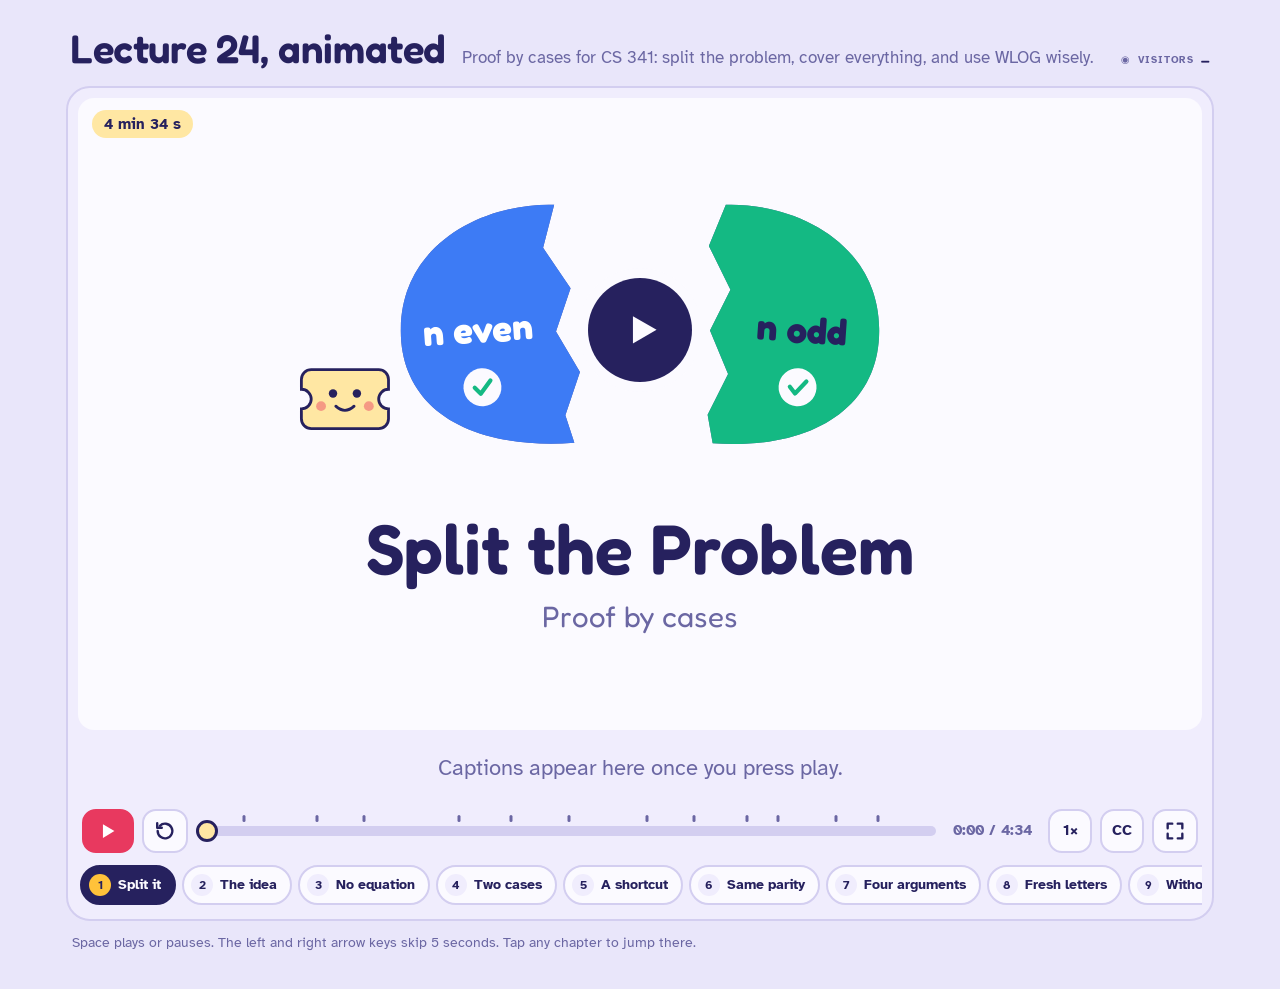
<file: animations/lecture-24-split-the-problem.html>
<!DOCTYPE html>
<html lang="en">
<head>
<meta charset="utf-8">
<meta name="viewport" content="width=device-width, initial-scale=1, viewport-fit=cover">
<title>Split the Problem: an animated explainer</title>
<link rel="preconnect" href="https://fonts.googleapis.com">
<link rel="preconnect" href="https://fonts.gstatic.com" crossorigin>
<link href="https://fonts.googleapis.com/css2?family=Atkinson+Hyperlegible:wght@400;700&family=Fredoka:wght@400;500;600;700&display=swap" rel="stylesheet">
<style>
:root{
  --bg:#E9E6FA; --stage:#FBFAFF; --card:#F0EDFD; --ink:#26215E; --muted:#6B67A3; --line:#D3CEF0;
  --paper:#FFE7A3; --tink:#26215E; --pop:#E8395F; --mint:#14B983; --sky:#3D7BF5; --sun:#FFC23A; --grape:#7C4DEB;
  --on-strong:#FFFFFF;
  --display:"Fredoka","Nunito","Trebuchet MS","Segoe UI",system-ui,"Cambria Math","STIX Two Math",sans-serif;
  --body:"Atkinson Hyperlegible","Segoe UI",system-ui,-apple-system,"Cambria Math",sans-serif;
  color-scheme:light;
  box-sizing:border-box;
  padding-top:env(safe-area-inset-top,0px);
  padding-bottom:env(safe-area-inset-bottom,0px);
}
@media (prefers-color-scheme: dark){
  :root:not([data-theme="light"]){
    --bg:#141230; --stage:#201C4D; --card:#2A2560; --ink:#F3F1FF; --muted:#A7A2DD; --line:#3E3880;
    --paper:#FFE08A; --tink:#26215E; --pop:#FF5C80; --mint:#34D399; --sky:#6EA2FF; --sun:#FFC94D; --grape:#A784FF;
    --on-strong:#1B1846; color-scheme:dark;
  }
}
:root[data-theme="dark"]{
  --bg:#141230; --stage:#201C4D; --card:#2A2560; --ink:#F3F1FF; --muted:#A7A2DD; --line:#3E3880;
  --paper:#FFE08A; --tink:#26215E; --pop:#FF5C80; --mint:#34D399; --sky:#6EA2FF; --sun:#FFC94D; --grape:#A784FF;
  --on-strong:#1B1846; color-scheme:dark;
}
html{scroll-padding-top:env(safe-area-inset-top,0px)}
*,*::before,*::after{box-sizing:inherit}
body{margin:0;background:var(--bg);color:var(--ink);font-family:var(--body);-webkit-font-smoothing:antialiased}
.wrap{max-width:1180px;margin:0 auto;padding:20px 16px 36px}
.intro{display:flex;flex-wrap:wrap;align-items:baseline;gap:4px 16px;margin:4px 4px 14px}
.intro h1{font-family:var(--display);font-weight:600;font-size:clamp(26px,3.6vw,40px);margin:0;letter-spacing:-0.01em}
.intro p{margin:0;color:var(--muted);font-size:17px;line-height:1.4}
.player{background:var(--card);border-radius:24px;padding:10px;border:2px solid var(--line)}
.stage{position:relative;border-radius:16px;overflow:hidden;background:var(--stage);aspect-ratio:16/9;width:100%}
.stage svg{display:block;width:100%;height:100%;user-select:none;-webkit-user-select:none}
.td{font-family:var(--display)}
.tb{font-family:var(--body)}
.poster{position:absolute;inset:0;border:0;padding:0;margin:0;background:transparent;cursor:pointer;color:inherit;font:inherit}
.poster[hidden]{display:none}
.poster-btn{position:absolute;left:50%;top:36.7%;transform:translate(-50%,-50%);width:clamp(56px,10vw,104px);aspect-ratio:1;border-radius:50%;
  background:var(--ink);color:var(--stage);display:grid;place-items:center;box-shadow:0 0 0 clamp(5px,.9vw,10px) var(--stage);transition:transform .18s ease}
.poster-btn svg{width:42%;height:42%;margin-left:8%}
.poster:hover .poster-btn,.poster:focus-visible .poster-btn{transform:translate(-50%,-50%) scale(1.07)}
.poster:focus-visible{outline:4px solid var(--sky);outline-offset:-4px;border-radius:16px}
.poster-len{position:absolute;left:14px;top:12px;background:var(--paper);color:var(--tink);font-weight:700;font-size:clamp(12px,1.5vw,15px);padding:5px 12px;border-radius:999px}
.caption{min-height:3.3em;display:flex;align-items:center;justify-content:center;text-align:center;padding:10px 18px 6px;
  font-size:clamp(16px,1.9vw,22px);line-height:1.38;font-weight:700;color:var(--ink);margin:0;text-wrap:balance}
.caption:empty::before{content:"Captions appear here once you press play.";color:var(--muted);font-weight:400}
.caption[hidden]{display:none}
.controls{display:flex;align-items:center;gap:8px;padding:6px 4px 2px;flex-wrap:wrap}
.btn{min-width:44px;height:44px;border-radius:14px;border:2px solid var(--line);background:var(--stage);color:var(--ink);
  font:700 15px/1 var(--body);display:inline-grid;place-items:center;cursor:pointer;padding:0 10px}
.btn svg{width:22px;height:22px}
.btn:hover{border-color:var(--muted)}
.btn:focus-visible,.chip:focus-visible,input[type=range]:focus-visible{outline:3px solid var(--sky);outline-offset:2px}
.btn.play{background:var(--pop);border-color:var(--pop);color:var(--on-strong);min-width:52px}
.btn[aria-pressed="false"]{color:var(--muted)}
.scrub{position:relative;flex:1 1 220px;min-width:160px;height:44px;display:flex;align-items:center}
.ticks{position:absolute;left:11px;right:11px;top:6px;height:6px;pointer-events:none}
.ticks span{position:absolute;top:0;width:3px;height:7px;border-radius:2px;background:var(--muted);transform:translateX(-50%)}
input[type=range]{-webkit-appearance:none;appearance:none;width:100%;height:30px;background:transparent;margin:0;cursor:pointer}
input[type=range]::-webkit-slider-runnable-track{height:10px;border-radius:6px;background:linear-gradient(to right,var(--pop) var(--pct,0%),var(--line) var(--pct,0%))}
input[type=range]::-moz-range-track{height:10px;border-radius:6px;background:var(--line)}
input[type=range]::-moz-range-progress{height:10px;border-radius:6px;background:var(--pop)}
input[type=range]::-webkit-slider-thumb{-webkit-appearance:none;width:22px;height:22px;border-radius:50%;background:var(--paper);border:3px solid var(--ink);margin-top:-6px}
input[type=range]::-moz-range-thumb{width:16px;height:16px;border-radius:50%;background:var(--paper);border:3px solid var(--ink)}
.time{font:700 15px/1 var(--body);font-variant-numeric:tabular-nums;color:var(--muted);min-width:96px;text-align:center}
.chapters{display:flex;gap:6px;overflow-x:auto;padding:10px 2px 4px;scrollbar-width:thin}
.chip{flex:0 0 auto;border:2px solid var(--line);background:var(--stage);color:var(--ink);border-radius:999px;padding:7px 13px 7px 7px;
  font:700 14px/1 var(--body);cursor:pointer;display:inline-flex;align-items:center;gap:7px;white-space:nowrap}
.chip b{display:inline-grid;place-items:center;width:22px;height:22px;border-radius:50%;background:var(--card);font-size:12px}
.chip[aria-current="true"]{background:var(--ink);color:var(--stage);border-color:var(--ink)}
.chip[aria-current="true"] b{background:var(--sun);color:var(--tink)}
.hint{color:var(--muted);font-size:14px;margin:12px 6px 0;line-height:1.45}
.rotate{display:none}
@media (max-width:640px) and (orientation:portrait){.rotate{display:block}}
.player:fullscreen{display:flex;flex-direction:column;justify-content:center;border-radius:0;border:0;padding:12px;background:var(--card)}
.player:fullscreen .stage{width:min(100%,calc((100vh - 200px) * 16 / 9));margin:0 auto}
.player:fullscreen .caption,.player:fullscreen .controls,.player:fullscreen .chapters{width:min(100%,calc((100vh - 200px) * 16 / 9));margin-left:auto;margin-right:auto}
@media (max-width:560px){.time{min-width:0;font-size:13px}.btn{min-width:40px;height:40px}}
.gc-total-visitors{margin-left:auto;display:inline-flex;align-items:center;gap:7px;white-space:nowrap;font:700 10px var(--body);letter-spacing:.08em;color:var(--muted)}.gc-total-visitors strong{font:600 13px var(--display);letter-spacing:0;color:var(--ink);font-variant-numeric:tabular-nums}@media(max-width:560px){.gc-total-visitors{margin-left:0}}
</style>

<script data-goatcounter="https://cs341.goatcounter.com/count" async src="//gc.zgo.at/count.js"></script>
</head>
<body>
<main class="wrap">
  <header class="intro">
    <h1>Lecture 24, animated</h1>
    <p>Proof by cases for CS 341: split the problem, cover everything, and use WLOG wisely.</p>
    <span class="gc-total-visitors" aria-label="Total site visitors"><span aria-hidden="true">◉</span><span>VISITORS</span><strong data-goatcounter-total aria-live="polite">—</strong></span>
  </header>
  <section class="player" id="player" aria-label="Animated explainer player">
    <div class="stage">
      <svg id="svg" viewBox="0 0 1600 900" role="img" aria-label="Animation stage. The captions below describe each scene."></svg>
      <button class="poster" id="poster" type="button" aria-label="Play the explainer">
        <span class="poster-len" id="posterLen"></span>
        <span class="poster-btn"><svg viewBox="0 0 24 24" aria-hidden="true"><path d="M6 4.5v15l13-7.5z" fill="currentColor"/></svg></span>
      </button>
    </div>
    <p class="caption" id="caption" aria-live="polite"></p>
    <div class="controls">
      <button class="btn play" id="play" type="button" aria-label="Play"></button>
      <button class="btn" id="restart" type="button" aria-label="Restart from the beginning"><svg viewBox="0 0 24 24" aria-hidden="true"><path d="M4 12a8 8 0 1 0 2.4-5.7" fill="none" stroke="currentColor" stroke-width="2.6" stroke-linecap="round"/><path d="M3.5 3.5v5h5" fill="none" stroke="currentColor" stroke-width="2.6" stroke-linecap="round" stroke-linejoin="round"/></svg></button>
      <div class="scrub"><div class="ticks" id="ticks"></div><input type="range" id="scrub" min="0" max="100" step="0.1" value="0" aria-label="Seek"></div>
      <span class="time" id="time" aria-live="off">0:00</span>
      <button class="btn" id="speed" type="button" aria-label="Playback speed">1×</button>
      <button class="btn" id="cc" type="button" aria-pressed="true" aria-label="Captions">CC</button>
      <button class="btn" id="fs" type="button" aria-label="Full screen"><svg viewBox="0 0 24 24" aria-hidden="true"><path d="M4 9V4h5M20 9V4h-5M4 15v5h5M20 15v5h-5" fill="none" stroke="currentColor" stroke-width="2.6" stroke-linecap="round" stroke-linejoin="round"/></svg></button>
    </div>
    <nav class="chapters" id="chapters" aria-label="Chapters"></nav>
  </section>
  <p class="hint">Space plays or pauses. The left and right arrow keys skip 5 seconds. Tap any chapter to jump there.</p>
  <p class="hint rotate">Turn your phone sideways for a bigger picture.</p>
</main>
<script>
(function(){
const NS='http://www.w3.org/2000/svg';
const svg=document.getElementById('svg');
const RM=!!(window.matchMedia&&matchMedia('(prefers-reduced-motion: reduce)').matches);

/* ---------- math + easing ---------- */
const clamp=(x,a=0,b=1)=>x<a?a:x>b?b:x;
const lerp=(a,b,k)=>a+(b-a)*k;
const eio=k=>k<.5?4*k*k*k:1-Math.pow(-2*k+2,3)/2;
const eout=k=>1-Math.pow(1-k,3);
const ein=k=>k*k*k;
const back=k=>{const c1=1.70158,c3=c1+1;return 1+c3*Math.pow(k-1,3)+c1*Math.pow(k-1,2);};
const P=(t,a,b,fn=eio)=>fn(clamp((t-a)/(b-a)));
const bump=(t,a,d)=>Math.sin(Math.PI*clamp((t-a)/d));
const num=k=>k<0?'\u2212'+(-k):String(k);

/* ---------- svg helpers ---------- */
function el(tag,attrs,parent){
  const e=document.createElementNS(NS,tag);let st='';
  for(const k in attrs){const v=attrs[k];if(v==null)continue;
    if(k==='text')e.textContent=v;
    else if((k==='fill'||k==='stroke')&&typeof v==='string'&&v.startsWith('--'))st+=k+':var('+v+');';
    else e.setAttribute(k,v);}
  if(st)e.setAttribute('style',st);
  if(parent)parent.appendChild(e);return e;
}
function place(g,o={}){
  const X=g._x+(o.dx||0),Y=g._y+(o.dy||0);
  let tr='translate('+X.toFixed(2)+' '+Y.toFixed(2)+')';
  if(o.r)tr+=' rotate('+o.r.toFixed(2)+')';
  if(o.sx!=null||o.sy!=null){const sx=o.sx!=null?o.sx:(o.s!=null?o.s:1),sy=o.sy!=null?o.sy:(o.s!=null?o.s:1);tr+=' scale('+Math.max(sx,.001).toFixed(3)+' '+Math.max(sy,.001).toFixed(3)+')';}
  else if(o.s!=null&&o.s!==1)tr+=' scale('+Math.max(o.s,.001).toFixed(3)+')';
  g.setAttribute('transform',tr);
  const op=o.o==null?1:clamp(o.o);
  g.setAttribute('opacity',op.toFixed(3));
  const vis=op<=.002?'hidden':'visible';if(g._vis!==vis){g.style.visibility=vis;g._vis=vis;}
}
function G(parent,x=0,y=0){const g=el('g',{},parent);g._x=x;g._y=y;place(g);return g;}
function show(g,t,a,b=1e9,extra={}){
  const k=clamp((t-a)/.5),f=1-P(t,b-.45,b,ein);
  place(g,Object.assign({s:k?back(k):.001,o:Math.min(clamp(k*3),f)},extra));return k;
}
function txt(p,x,y,str,o={}){
  return el('text',{x,y,dy:'.35em','font-size':o.size||40,'font-weight':o.weight||500,'text-anchor':o.anchor||'middle',
    fill:o.fill||'--ink',class:o.body?'tb':'td',opacity:o.op,text:str},p);
}
function gt(p,x,y,str,o={}){const g=G(p,x,y);txt(g,0,0,str,o);return g;}
function ticketD(w,h){const W=w/2,H=h/2,n=Math.min(14,h*.18),c=Math.min(14,h*.2);
  return 'M'+(-W+c)+' '+(-H)+'H'+(W-c)+'A'+c+' '+c+' 0 0 1 '+W+' '+(-H+c)+'V'+(-n)+'A'+n+' '+n+' 0 0 0 '+W+' '+n+'V'+(H-c)+'A'+c+' '+c+' 0 0 1 '+(W-c)+' '+H+
  'H'+(-W+c)+'A'+c+' '+c+' 0 0 1 '+(-W)+' '+(H-c)+'V'+n+'A'+n+' '+n+' 0 0 0 '+(-W)+' '+(-n)+'V'+(-H+c)+'A'+c+' '+c+' 0 0 1 '+(-W+c)+' '+(-H)+'Z';}
function ticket(p,w,h,fill='--paper'){const g=el('g',{},p);el('path',{d:ticketD(w,h),fill},g);return g;}
function pill(p,w,h,fill,label,o={}){const g=el('g',{},p);el('rect',{x:-w/2,y:-h/2,width:w,height:h,rx:h/2,fill},g);
  if(label!=null)txt(g,0,0,label,{size:o.size||34,weight:o.weight||600,fill:o.color||'--tink'});return g;}
function star(p,cx,cy,R,fill){let d='';for(let i=0;i<10;i++){const a=-Math.PI/2+i*Math.PI/5,rr=i%2?R*.45:R;d+=(i?'L':'M')+(cx+rr*Math.cos(a)).toFixed(1)+' '+(cy+rr*Math.sin(a)).toFixed(1);}
  return el('path',{d:d+'Z',fill},p);}
function shape(p,type,fill,s){
  if(type===0)return el('circle',{r:s,fill},p);
  if(type===1)return el('rect',{x:-s,y:-s,width:2*s,height:2*s,rx:12,fill},p);
  if(type===2)return el('path',{d:'M0 '+(-s*1.05)+' L'+(s*1.05)+' '+(s*.8)+' L'+(-s*1.05)+' '+(s*.8)+'Z',fill,stroke:fill,'stroke-width':10,'stroke-linejoin':'round'},p);
  if(type===3)return el('rect',{x:-s*.82,y:-s*.82,width:1.64*s,height:1.64*s,rx:10,fill,transform:'rotate(45)'},p);
  return star(p,0,0,s*1.2,fill);
}
function mascot(p){const g=el('g',{},p);
  el('path',{d:ticketD(124,84),fill:'--paper',stroke:'--tink','stroke-width':4},g);
  el('circle',{cx:-34,cy:10,r:7,fill:'--pop',opacity:.45},g);el('circle',{cx:34,cy:10,r:7,fill:'--pop',opacity:.45},g);
  el('circle',{cx:-17,cy:-8,r:6,fill:'--tink'},g);el('circle',{cx:17,cy:-8,r:6,fill:'--tink'},g);
  el('path',{d:'M-13 10 Q0 22 13 10',fill:'none',stroke:'--tink','stroke-width':4,'stroke-linecap':'round'},g);return g;}
function person(p,fill){const g=el('g',{},p);
  el('rect',{x:-30,y:-4,width:60,height:58,rx:26,fill},g);el('circle',{cx:0,cy:-34,r:25,fill},g);
  el('circle',{cx:-9,cy:-37,r:3.6,fill:'--tink'},g);el('circle',{cx:9,cy:-37,r:3.6,fill:'--tink'},g);
  el('path',{d:'M-8 -27 Q0 -21 8 -27',fill:'none',stroke:'--tink','stroke-width':3,'stroke-linecap':'round'},g);return g;}
function speech(p,w,h,label,o={}){const g=el('g',{},p);
  el('path',{d:'M'+(-w/2+4)+' -14 L'+(-w/2-30)+' 16 L'+(-w/2+4)+' 14Z',fill:'--grape'},g);
  el('rect',{x:-w/2,y:-h/2,width:w,height:h,rx:28,fill:'--grape'},g);
  txt(g,0,0,label,{size:o.size||36,weight:600,fill:'--on-strong'});return g;}
function dart(g){el('line',{x1:0,y1:-96,x2:0,y2:-18,stroke:'--ink','stroke-width':6,'stroke-linecap':'round'},g);
  el('path',{d:'M-11 -22 L11 -22 L0 4Z',fill:'--ink'},g);el('path',{d:'M0 -78 L-16 -106 L0 -96 L16 -106Z',fill:'--pop'},g);}
function qlen(x0,y0,cx,cy,x1,y1){let L=0,px=x0,py=y0;for(let i=1;i<=40;i++){const u=i/40,a=(1-u)*(1-u),b=2*u*(1-u),c=u*u;
  const x=a*x0+b*cx+c*x1,y=a*y0+b*cy+c*y1;L+=Math.hypot(x-px,y-py);px=x;py=y;}return L;}

/* ---------- extra helpers for algebra rows ---------- */
const pv=(t,a)=>{const k=clamp((t-a)/.5);return {s:k?back(k):.001,o:clamp(k*3)};};
let BUILDING=null,FONTV=0;
function row(p,x,y,pieces,o={}){
  const g=el('g',{},p);g._x=0;g._y=0;g._pc=[];g._ax=x;g._ay=y;g._anchor=o.anchor||'start';const S=o.size||44;
  if(o.bg){const h=o.bgH||S*1.9;g._bg=el('rect',{y:y-h/2,height:h,rx:22,fill:o.bg,stroke:o.bgStroke||null,'stroke-width':o.bgStroke?5:null},g);g._padX=o.padX||32;}
  pieces.forEach(pc=>{const [s,q={}]=Array.isArray(pc)?pc:[pc,{}];const sz=q.size||S;let rect=null;
    if(q.box)rect=el('rect',{y:y-sz*.68,height:sz*1.36,rx:12,fill:q.box},g);
    const t=el('text',{x,y,dy:'.35em','font-size':sz,'font-weight':q.weight||o.weight||500,'text-anchor':'start',
      fill:q.fill||(q.box?'--tink':(o.fill||'--ink')),class:'td',text:s.replace(/ /g,'\u00A0')},g);
    g._pc.push({t,rect,pad:q.box?12:0});});
  layoutRow(g);if(BUILDING)BUILDING.rows.push(g);return g;
}
let MEAS=null;const MCACHE={};
function measure(t){
  if(!MEAS)MEAS=el('text',{x:-5000,y:-5000,class:'td',opacity:0,'aria-hidden':'true'},svg);
  const sz=t.getAttribute('font-size'),w=t.getAttribute('font-weight'),s=t.textContent,key=FONTV+'|'+sz+'|'+w+'|'+s;
  if(MCACHE[key]!=null)return MCACHE[key];
  MEAS.setAttribute('font-size',sz);MEAS.setAttribute('font-weight',w);MEAS.textContent=s;
  let l=0;try{l=MEAS.getComputedTextLength();}catch(e){}
  return MCACHE[key]=l;
}
function layoutRow(g){
  const ws=g._pc.map(pc=>measure(pc.t)+pc.pad*2);
  const tot=ws.reduce((a,b)=>a+b,0);let x=g._anchor==='middle'?g._ax-tot/2:g._ax;g._x0=x;g._w=tot;
  g._pc.forEach((pc,i)=>{if(pc.rect){pc.rect.setAttribute('x',(x+3).toFixed(1));pc.rect.setAttribute('width',Math.max(ws[i]-6,0).toFixed(1));}
    pc.t.setAttribute('x',(x+pc.pad).toFixed(1));pc.x=x;pc.w=ws[i];x+=ws[i];});
  if(g._bg){g._bg.setAttribute('x',(g._x0-g._padX).toFixed(1));g._bg.setAttribute('width',(tot+2*g._padX).toFixed(1));}
}
function frac(p,x,y,num,den,o={}){const g=G(p,x,y),s=o.size||48,w=o.w||Math.max(num.length,den.length)*s*.55+24;
  txt(g,0,-s*.78,num,{size:s,weight:o.weight||500,fill:o.fill});
  el('line',{x1:-w/2,y1:0,x2:w/2,y2:0,stroke:o.fill||'--ink','stroke-width':5,'stroke-linecap':'round'},g);
  txt(g,0,s*.78,den,{size:s,weight:o.weight||500,fill:o.fill});return g;}
function tracker(p,x,y,gap,labels,o={}){
  const W=o.w||250;
  const items=labels.map((l,i)=>{const g=G(p,o.horiz?x+gap*i:x,o.horiz?y:y+gap*i);
    const bg=el('rect',{x:-W/2,y:-30,width:W,height:60,rx:30,fill:'--card',stroke:'--line','stroke-width':3},g);
    const c=el('circle',{cx:-W/2+32,cy:0,r:20,fill:'--line'},g);
    const n=txt(g,-W/2+32,0,String(i+1),{size:24,weight:700,fill:'--muted'});
    const tx=txt(g,-W/2+62,0,l,{size:28,weight:600,anchor:'start',fill:'--muted'});
    return {g,bg,c,n,tx};});
  return {items,update(t,times,end,appear){items.forEach((it,i)=>{
    const on=t>=times[i],done=t>=(i<items.length-1?times[i+1]:end),st=done?2:on?1:0;
    if(it._st!==st){it._st=st;
      it.bg.setAttribute('style','fill:var('+(st===1?'--sun':'--card')+');stroke:var('+(st===1?'--sun':st===2?'--mint':'--line')+')');
      it.c.setAttribute('style','fill:var('+(st===0?'--line':st===1?'--tink':'--mint')+')');
      it.n.setAttribute('style','fill:var('+(st===0?'--muted':st===1?'--sun':'--tink')+')');it.n.textContent=st===2?'✓':String(i+1);
      it.tx.setAttribute('style','fill:var('+(st===1?'--tink':st===2?'--ink':'--muted')+')');}
    const k=P(t,appear+i*.15,appear+.4+i*.15);place(it.g,{o:k,s:1+.08*(on&&!done?bump(t,times[i],.4):0)});});}};
}
function check(p,x,y){const c=G(p,x,y);el('circle',{r:24,fill:'--mint'},c);
  el('path',{d:'M-10 0 L-3 8 L11 -8',fill:'none',stroke:'--tink','stroke-width':5,'stroke-linecap':'round','stroke-linejoin':'round'},c);return c;}

/* =================================================================
   SCENES  (each: title, dur, caps [local time, text], build, update)
   ================================================================= */
const scenes=[];
function wedgeD(cx,cy,r,a0,a1){const p=a=>[cx+r*Math.cos(a*Math.PI/180),cy+r*Math.sin(a*Math.PI/180)];const [x0,y0]=p(a0),[x1,y1]=p(a1);
  return 'M'+cx+' '+cy+' L'+x0.toFixed(1)+' '+y0.toFixed(1)+' A'+r+' '+r+' 0 '+((a1-a0)>180?1:0)+' 1 '+x1.toFixed(1)+' '+y1.toFixed(1)+' Z';}
function clen(x0,y0,x1,y1,x2,y2,x3,y3){let L=0,px=x0,py=y0;for(let i=1;i<=48;i++){const u=i/48,v=1-u;
  const x=v*v*v*x0+3*v*v*u*x1+3*v*u*u*x2+u*u*u*x3,y=v*v*v*y0+3*v*v*u*y1+3*v*u*u*y2+u*u*u*y3;L+=Math.hypot(x-px,y-py);px=x;py=y;}return L;}
function checkW(p,x,y){const c=G(p,x,y);el('circle',{r:27,fill:'--stage'},c);
  el('path',{d:'M-11 0 L-3 9 L12 -9',fill:'none',stroke:'--mint','stroke-width':6,'stroke-linecap':'round','stroke-linejoin':'round'},c);return c;}
function binBox(g,label,c){el('path',{d:'M-250 -85 V65 Q-250 85 -230 85 H230 Q250 85 250 65 V-85',fill:'--card',stroke:c,'stroke-width':7,'stroke-linejoin':'round','stroke-linecap':'round'},g);
  txt(g,0,58,label,{size:30,weight:700,fill:'--muted'});}
function boxCard(p,x,y,w,h,stroke){const g=G(p,x,y);g._r=el('rect',{x:-w/2,y:-h/2,width:w,height:h,rx:28,fill:'--card',stroke:stroke||'--line','stroke-width':stroke?5:3},g);return g;}
function slideIn(g,t,a,dx=40){const k=P(t,a,a+.5,eout);place(g,{dx:-(1-k)*dx,o:k});}

/* 1. Split it */
scenes.push((()=>{
  let rock,Lg,Rg,colL,colR,crack,lab,labE,labO,ckE,ckO,masc,title,sub,h2,tools=[];
  const LD='M800 160 C700 150 580 200 570 320 C560 430 650 500 805 500 L795 460 L820 400 L790 340 L815 280 L780 220 Z';
  const RD='M800 160 C900 150 1020 200 1030 320 C1040 430 950 500 805 500 L795 460 L820 400 L790 340 L815 280 L780 220 Z';
  const CRK='M800 160 L780 220 L815 280 L790 340 L820 400 L795 460 L805 500';
  return {title:'Split it',dur:14,
  caps:[[0.3,'Some statements are too big to lift in one go.'],[2.6,'So split them into pieces small enough to handle.'],[4.2,'Today: proof by cases.'],[7.8,'Direct proof works when the hypothesis hands you an equation. Contrapositive works when “not Q” does.'],[10.8,'Proof by cases is for when neither one does.']],
  build(r){
    rock=G(r,0,0);
    Lg=G(rock,680,330);const li=el('g',{transform:'translate(-680 -330)'},Lg);
    el('path',{d:LD,fill:'--muted'},li);colL=el('path',{d:LD,fill:'--sky'},li);
    labE=G(li,680,330);txt(labE,0,0,'n even',{size:52,weight:700,fill:'--on-strong'});ckE=checkW(li,680,412);
    Rg=G(rock,920,330);const ri=el('g',{transform:'translate(-920 -330)'},Rg);
    el('path',{d:RD,fill:'--muted'},ri);colR=el('path',{d:RD,fill:'--mint'},ri);
    labO=G(ri,920,330);txt(labO,0,0,'n odd',{size:52,weight:700,fill:'--tink'});ckO=checkW(ri,920,412);
    crack=el('path',{d:CRK,fill:'none',stroke:'--stage','stroke-width':8,'stroke-linecap':'round','stroke-linejoin':'round','stroke-dasharray':372},rock);
    lab=gt(r,800,330,'∀n ∈ ℤ',{size:84,weight:600,fill:'--stage'});
    masc=G(r,505,430);mascot(masc);
    title=gt(r,800,642,'Split the Problem',{size:100,weight:600});
    sub=gt(r,800,738,'Proof by cases',{size:42,weight:400,fill:'--muted'});
    h2=gt(r,800,200,'Your proof toolbox',{size:56,weight:600});
    [['Direct',['the hypothesis hands','you an equation'],'Lecture 22','--paper','--tink'],['Contrapositive',['“not Q” hands you','the equation'],'Lecture 23','--paper','--tink'],['Cases',['neither does,','so split it up'],'Today','--grape','--on-strong']].forEach(([a,ls,tg,f,c],i)=>{
      const g=G(r,330+470*i,460);ticket(g,420,240,f);txt(g,0,-70,a,{size:44,weight:700,fill:c});
      ls.forEach((s,j)=>txt(g,0,-6+38*j,s,{size:29,weight:500,fill:c}));txt(g,0,86,tg,{size:26,weight:700,fill:c,op:.7});tools.push(g);});
  },
  update(t){
    const lv=P(t,7.2,7.8,ein),sp=P(t,3,3.8,eout),c=P(t,3,3.8);
    place(rock,{o:P(t,.1,.5)*(1-lv)});
    place(Lg,{dx:-110*sp,r:-4*sp});place(Rg,{dx:110*sp,r:4*sp});
    colL.setAttribute('opacity',c);colR.setAttribute('opacity',c);
    crack.setAttribute('stroke-dashoffset',(372*(1-P(t,2.3,3))).toFixed(1));crack.setAttribute('opacity',(t>2.3?1:0)*(1-c));
    place(lab,{o:P(t,.3,.8)*(1-P(t,2.4,3))});
    place(labE,{o:P(t,3.6,4.1)});place(labO,{o:P(t,3.6,4.1)});show(ckE,t,4.2);show(ckO,t,4.4);
    const push=t>.8&&t<2.6&&!RM?Math.sin(t*30)*3:0;
    let mx=505,my=430,mr=-12;
    if(t>3){const k=P(t,3,3.6);mx=lerp(505,380,k);mr=lerp(-12,0,k);my=430-Math.sin(Math.PI*k)*80;}
    if(t>3.6&&!RM)my=430-Math.abs(Math.sin((t-3.6)*5))*14*Math.exp(-(t-3.6)*.8);
    masc._x=mx+push;masc._y=my;place(masc,{o:P(t,.4,.8)*(1-lv),r:mr});
    place(title,{o:P(t,4,4.6)*(1-lv),dy:(1-P(t,4,4.6,eout))*30});
    place(sub,{o:P(t,4.6,5.2)*(1-lv),dy:(1-P(t,4.6,5.2,eout))*20});
    place(h2,{o:P(t,7.8,8.3)});tools.forEach((g,i)=>show(g,t,[8.2,9.2,10.8][i]));
  }};
})());

/* 2. The idea */
scenes.push((()=>{
  let head,form,A,sLab,halfL,halfR,cut,c1,c2,k1,k2,steps=[],note,B,wedges=[],gap,gapQ,missed,bt1,bt2,bt3,C,cHead,toks=[],binE,binO,part;
  const CX=500,CY=500,RR=230;
  return {title:'The idea',dur:28,
  caps:[[0.6,'To prove something for every x in a set S…'],[2.6,'…split S into pieces, and make sure the pieces cover all of S.'],[6.4,'Then prove the statement in each piece separately.'],[8.6,'Knowing which piece x is in gives you extra information. That’s what makes each case doable.'],[12.4,'But the pieces must cover everything. Miss even one element…'],[16,'…and you’ve proved nothing about it. The proof is incomplete.'],[20.4,'For integers, the standard split is even or odd.'],[24,'Every integer lands in exactly one of the two. That’s a partition, from Lecture 14.']],
  build(r){
    head=gt(r,800,95,'The idea',{size:60,weight:600});
    form=G(r,800,190);row(form,0,0,['To prove  ',['∀x ∈ S, R(x)',{weight:700}]],{size:44,anchor:'middle'});
    A=G(r,0,0);
    el('circle',{cx:CX,cy:CY,r:RR,fill:'--card',stroke:'--ink','stroke-width':5},A);
    sLab=gt(A,CX,CY,'S',{size:110,weight:600,fill:'--muted'});
    halfL=el('path',{d:wedgeD(CX,CY,RR,90,270),fill:'--sky'},A);halfR=el('path',{d:wedgeD(CX,CY,RR,-90,90),fill:'--mint'},A);
    cut=el('line',{x1:CX,y1:CY-RR-30,x2:CX,y2:CY-RR-30,stroke:'--pop','stroke-width':7,'stroke-linecap':'round','stroke-dasharray':'2 16'},A);
    c1=gt(A,CX-112,CY-24,'Case 1',{size:40,weight:700,fill:'--on-strong'});c2=gt(A,CX+112,CY-24,'Case 2',{size:40,weight:700,fill:'--tink'});
    k1=checkW(A,CX-112,CY+48);k2=checkW(A,CX+112,CY+48);
    [['1.','Split S into pieces'],['2.','Make sure they cover all of S'],['3.','Prove R(x) in each piece']].forEach(([n,s],i)=>{const g=G(A,860,380+80*i);
      txt(g,0,0,n,{size:36,weight:700,fill:'--pop',anchor:'start'});txt(g,46,0,s,{size:36,weight:600,anchor:'start'});steps.push(g);});
    note=G(A,1150,650);txt(note,0,-20,'Knowing which piece x is in',{size:28,weight:500,fill:'--muted'});txt(note,0,20,'is what makes each case doable.',{size:28,weight:500,fill:'--muted'});
    B=G(r,0,0);
    el('circle',{cx:CX,cy:CY,r:RR,fill:'none',stroke:'--ink','stroke-width':5},B);
    [[-90,60,'--sky'],[60,200,'--mint'],[230,270,'--sun']].forEach(([a0,a1,f])=>wedges.push(el('path',{d:wedgeD(CX,CY,RR,a0,a1),fill:f,stroke:'--stage','stroke-width':4},B)));
    gap=el('path',{d:wedgeD(CX,CY,RR,200,230),fill:'--stage',stroke:'--pop','stroke-width':5,'stroke-dasharray':'10 8'},B);
    gapQ=gt(B,CX+170*Math.cos(215*Math.PI/180),CY+170*Math.sin(215*Math.PI/180),'?',{size:44,weight:700,fill:'--pop'});
    missed=G(B,232,296);pill(missed,200,56,'--pop','missed!',{size:30,color:'--on-strong'});
    bt1=gt(B,1150,400,'Miss even one element…',{size:44,weight:700});
    bt2=gt(B,1150,470,'…and you’ve proved nothing about it.',{size:34,weight:500});
    bt3=G(B,1150,575);pill(bt3,360,66,'--pop','proof incomplete',{size:32,color:'--on-strong'});
    C=G(r,0,0);
    cHead=gt(C,800,200,'For integers: even or odd',{size:44,weight:600});
    binE=G(C,520,640);binBox(binE,'even','--sky');binO=G(C,1080,640);binBox(binO,'odd','--mint');
    for(let k=-4;k<=5;k++){const ev=k%2===0,g=G(C,800+130*(k-.5),350);el('circle',{r:40,fill:ev?'--sky':'--mint'},g);
      txt(g,0,0,num(k),{size:34,weight:700,fill:ev?'--on-strong':'--tink'});g._ev=ev;g._x0=g._x;toks.push(g);}
    part=G(C,800,805);pill(part,1040,76,'--grape','Exactly one bin each: a partition (Lecture 14)',{size:32,color:'--on-strong'});
  },
  update(t){
    place(head,{o:P(t,.4,1)});place(form,{o:P(t,.6,1.1)*(1-P(t,19.8,20.3))});
    place(A,{o:P(t,.8,1.2)*(1-P(t,11.8,12.3))});
    const sp=P(t,3.4,4);halfL.setAttribute('opacity',sp);halfR.setAttribute('opacity',sp);place(sLab,{o:1-sp});
    const ck=P(t,2.6,3.4);cut.setAttribute('y2',(CY-RR-30+ck*(2*RR+60)).toFixed(1));cut.setAttribute('opacity',(ck>0?1:0)*(1-P(t,4.2,4.6)));
    place(c1,{o:P(t,4,4.4)});place(c2,{o:P(t,4,4.4)});show(k1,t,6.4);show(k2,t,7.2);
    steps.forEach((g,i)=>slideIn(g,t,[2.6,4.6,6.4][i],30));
    place(note,{o:P(t,8.6,9.1)});
    place(B,{o:Math.min(P(t,12.3,12.8),1-P(t,19.8,20.3))});
    wedges.forEach((w,i)=>w.setAttribute('opacity',P(t,12.4+i*.3,12.8+i*.3)));
    gap.setAttribute('opacity',P(t,13.6,14)*(RM?1:(.65+.35*Math.sin(t*6))));
    place(gapQ,{o:P(t,14,14.4)});show(missed,t,14.4);
    place(bt1,{o:P(t,12.6,13.1)});place(bt2,{o:P(t,16,16.5)});show(bt3,t,16.8);
    place(C,{o:P(t,20.3,20.8)});place(cHead,{o:P(t,20.4,20.9)});
    show(binE,t,21);show(binO,t,21.3);
    let ei=0,oi=0;
    toks.forEach((g,i)=>{const slot=g._ev?ei++:oi++,bx=(g._ev?520:1080)+(slot-2)*90,a=22.6+i*.22,d=P(t,a,a+.6),v=pv(t,20.6+i*.06);
      g._x=lerp(g._x0,bx,d);g._y=lerp(350,625,d)-Math.sin(Math.PI*d)*80;place(g,{s:v.s*lerp(1,.9,d),o:v.o});});
    show(part,t,25);
  }};
})());

/* 3. No equation */
scenes.push((()=>{
  let thm,tryL,L1,noEq,masc,node,brT,brB,LT,LB,cE,cO;
  return {title:'No equation',dur:18,
  caps:[[0.6,'Result 3.26: if n is an integer, then n² − n is even.'],[3,'Try direct. “n is an integer” gives us… no equation at all.'],[7.6,'The hypothesis is too weak on its own. It doesn’t pin n down.'],[10.4,'But split by parity, and each branch hands you an equation.'],[14.4,'Two cases: n is even, or n is odd.']],
  build(r){
    thm=G(r,800,150);ticket(thm,1120,96);row(thm,0,0,[['Result 3.26',{weight:700}],'   If n is an integer, then n² − n is even.'],{size:38,anchor:'middle',fill:'--tink'});
    tryL=G(r,218,262);pill(tryL,176,54,'--sky','Try direct',{size:28,color:'--on-strong'});
    L1=row(r,130,345,['n is an integer, so  n = ',['  ???  ',{box:'--pop',fill:'--on-strong',weight:700}]],{size:44});
    noEq=G(r,1160,345);pill(noEq,430,62,'--pop','no equation to substitute',{size:30,color:'--on-strong'});
    masc=G(r,1470,345);mascot(masc);
    node=G(r,320,630);el('rect',{x:-170,y:-45,width:340,height:90,rx:45,fill:'--card',stroke:'--line','stroke-width':4},node);txt(node,0,0,'n is an integer',{size:38,weight:600});
    brT=el('path',{d:'M490 630 C680 630 700 520 860 520',fill:'none',stroke:'--sky','stroke-width':10,'stroke-linecap':'round'},r);LT=clen(490,630,680,630,700,520,860,520);brT.setAttribute('stroke-dasharray',LT.toFixed(1));
    brB=el('path',{d:'M490 630 C680 630 700 740 860 740',fill:'none',stroke:'--mint','stroke-width':10,'stroke-linecap':'round'},r);LB=clen(490,630,680,630,700,740,860,740);brB.setAttribute('stroke-dasharray',LB.toFixed(1));
    cE=G(r,1110,520);pill(cE,500,90,'--sky','n is even:  n = 2a',{size:38,color:'--on-strong'});
    cO=G(r,1110,740);pill(cO,500,90,'--mint','n is odd:  n = 2b + 1',{size:38});
  },
  update(t){
    show(thm,t,.5);show(tryL,t,3);
    slideIn(L1,t,3.4);
    show(noEq,t,5.2,1e9,{dx:t>5.2&&t<6.2&&!RM?Math.sin((t-5.2)*30)*6*(1-(t-5.2)):0});
    show(masc,t,7.6,1e9,{r:RM?0:Math.sin(t*3)*6});
    show(node,t,10.4);
    brT.setAttribute('stroke-dashoffset',(LT*(1-P(t,11,12.2))).toFixed(1));brT.setAttribute('opacity',t>11?1:0);
    brB.setAttribute('stroke-dashoffset',(LB*(1-P(t,11.4,12.6))).toFixed(1));brB.setAttribute('opacity',t>11.4?1:0);
    const pl=bump(t,14.6,.5);
    let v=pv(t,12.2);place(cE,{s:v.s*(1+.06*pl),o:v.o});v=pv(t,12.6);place(cO,{s:v.s*(1+.06*pl),o:v.o});
  }};
})());

/* 4. Two cases */
scenes.push((()=>{
  let thm,pL,pR,hL,hR,L=[],R=[],ckL,ckR,fin;
  const LT=[2.4,5,8],RT=[14,16.6,19.6,21.6];
  return {title:'Two cases',dur:36,
  caps:[[0.6,'Case 1: n is even, so n = 2a for some integer a.'],[5,'Then n² − n = 4a² − 2a…'],[8,'…which is 2(2a² − a). That’s even.'],[12.6,'Case 2: n is odd, so n = 2b + 1 for some integer b.'],[16.6,'Then n² − n = (4b² + 4b + 1) − (2b + 1) = 4b² + 2b…'],[21.6,'…which is 2(2b² + b). Even again.'],[28.4,'Every integer is even or odd, so the cases cover everything. Done!']],
  build(r){
    thm=G(r,800,140);ticket(thm,1000,84);row(thm,0,0,[['Result 3.26',{weight:700}],'   n² − n is even for every integer n'],{size:34,anchor:'middle',fill:'--tink'});
    pL=el('rect',{x:90,y:215,width:700,height:500,rx:28,fill:'--card',stroke:'--line','stroke-width':4},r);
    pR=el('rect',{x:810,y:215,width:700,height:500,rx:28,fill:'--card',stroke:'--line','stroke-width':4},r);
    hL=G(r,440,264);pill(hL,340,60,'--sky','Case 1: n is even',{size:30,color:'--on-strong'});
    hR=G(r,1160,264);pill(hR,340,60,'--mint','Case 2: n is odd',{size:30});
    L.push(row(r,130,348,['n = 2a   ',['for some integer a',{box:'--sun',size:26,weight:600}]],{size:38}));
    L.push(row(r,130,428,['n² − n ','= 4a² − 2a'],{size:38}));
    L.push(row(r,0,508,['= ',['2',{fill:'--pop',weight:700}],['(2a² − a)',{box:'--sun',weight:600}]],{size:38}));
    R.push(row(r,850,348,['n = 2b + 1   ',['for some integer b',{box:'--sun',size:26,weight:600}]],{size:38}));
    R.push(row(r,850,428,['n² − n ','= (4b² + 4b + 1) − (2b + 1)'],{size:34}));
    R.push(row(r,0,505,['= 4b² + 2b'],{size:38}));
    R.push(row(r,0,580,['= ',['2',{fill:'--pop',weight:700}],['(2b² + b)',{box:'--sun',weight:600}]],{size:38}));
    ckL=G(r,440,660);pill(ckL,580,58,'--mint','2a² − a is an integer, so even ✓',{size:28});
    ckR=G(r,1160,660);pill(ckR,580,58,'--mint','2b² + b is an integer, so even ✓',{size:28});
    fin=G(r,800,792);pill(fin,1120,84,'--grape','Every integer is even or odd, so it holds for all n.  ∎',{size:34,color:'--on-strong'});
  },
  update(t){
    show(thm,t,.4);
    pL.setAttribute('style','fill:var(--card);stroke:var('+(t>.8&&t<12.4?'--sky':'--line')+')');
    pR.setAttribute('style','fill:var(--card);stroke:var('+(t>12.6&&t<28.2?'--mint':'--line')+')');
    show(hL,t,.8);show(hR,t,12.6);
    const ex=L[1]._pc[1].x;if(Math.abs(L[2]._ax-ex)>.5){L[2]._ax=ex;layoutRow(L[2]);}
    const rx=R[1]._pc[1].x;for(let i=2;i<4;i++)if(Math.abs(R[i]._ax-rx)>.5){R[i]._ax=rx;layoutRow(R[i]);}
    L.forEach((g,i)=>slideIn(g,t,LT[i]));R.forEach((g,i)=>slideIn(g,t,RT[i]));
    show(ckL,t,10.4);show(ckR,t,24.4);show(fin,t,28.4);
  }};
})());

/* 5. A shortcut */
scenes.push((()=>{
  let head,eq,toks=[],win,spark,lbl,so,cF,cC;
  const TX=k=>200+150*(k-1);
  return {title:'A shortcut',dur:20,
  caps:[[0.6,'For comparison, here’s a shortcut: n² − n factors as n(n − 1).'],[3.6,'That’s two consecutive integers, and of any two consecutive integers, one is even.'],[9.2,'So the product is even. One line!'],[12,'Both proofs are correct. Spotting a factorization is often faster…'],[16,'…but cases always work. That reliability is why the technique is worth having.']],
  build(r){
    head=gt(r,800,95,'A shorter route',{size:60,weight:600});
    eq=G(r,800,205);row(eq,0,0,['n² − n = ',['n(n − 1)',{box:'--sun',weight:700}]],{size:58,anchor:'middle'});
    win=G(r,TX(1)+75,400);el('rect',{x:-140,y:-62,width:280,height:124,rx:62,fill:'none',stroke:'--pop','stroke-width':6},win);
    for(let k=1;k<=9;k++){const ev=k%2===0,g=G(r,TX(k),400);el('circle',{r:44,fill:ev?'--sky':'--mint'},g);txt(g,0,0,String(k),{size:38,weight:700,fill:ev?'--on-strong':'--tink'});toks.push(g);}
    spark=G(r,TX(2),322);star(spark,0,0,22,'--sun');
    lbl=G(r,800,535);pill(lbl,860,66,'--pop','of two consecutive integers, one is always even',{size:30,color:'--on-strong'});
    so=G(r,800,535);pill(so,620,66,'--grape','so n(n − 1) is even. One line!',{size:32,color:'--on-strong'});
    const card=(x,title,s,icon)=>{const g=boxCard(r,x,700,620,160);const ic=G(g,-238,0);icon(ic);
      txt(g,-180,-26,title,{size:38,weight:700,anchor:'start'});txt(g,-180,28,s,{size:28,weight:500,fill:'--muted',anchor:'start'});return g;};
    cF=card(470,'Factor trick','short, but you have to spot it',ic=>el('path',{d:'M8 -42 L-20 6 H2 L-8 42 L22 -8 H0 Z',fill:'--sun',stroke:'--ink','stroke-width':3,'stroke-linejoin':'round'},ic));
    cC=card(1130,'Proof by cases','longer, but it always works',ic=>{el('path',{d:'M0 -42 L32 -30 V0 C32 24 16 36 0 42 C-16 36 -32 24 -32 0 V-30 Z',fill:'--mint'},ic);
      el('path',{d:'M-12 0 L-3 10 L13 -9',fill:'none',stroke:'--tink','stroke-width':6,'stroke-linecap':'round','stroke-linejoin':'round'},ic);});
  },
  update(t){
    place(head,{o:P(t,.4,1)});show(eq,t,.6);
    toks.forEach((g,i)=>show(g,t,2.2+i*.08));
    const f=clamp((t-3.8)/.7,0,7),i0=Math.floor(f),fr=eio(f-i0),pos=Math.min(i0+fr,7);
    win._x=TX(1)+75+150*pos;place(win,{o:P(t,3.6,4)});
    const pair=Math.round(pos)+1,evK=pair%2===0?pair:pair+1;spark._x=TX(evK);place(spark,{o:P(t,3.8,4.2),r:RM?0:t*60});
    show(lbl,t,4.4,9.2);show(so,t,9.2);
    show(cF,t,12.2);show(cC,t,16.2);
  }};
})());

/* 6. Same or opposite parity */
scenes.push((()=>{
  let head,hdr=[],cells=[],dS,dO,b1,b2;
  const CXs=[600,900],CYs=[400,560];
  return {title:'Same parity',dur:22,
  caps:[[0.6,'New idea: two integers have the same parity if both are even or both are odd.'],[6,'Otherwise, they have opposite parity.'],[10.6,'Every pair of integers lands in exactly one of these boxes.'],[15.4,'So the negation of “same parity” is “opposite parity.” Remember that.']],
  build(r){
    head=gt(r,800,95,'Same or opposite parity',{size:60,weight:600});
    hdr.push(gt(r,600,290,'n even',{size:34,weight:700}),gt(r,900,290,'n odd',{size:34,weight:700}),gt(r,370,400,'m even',{size:34,weight:700}),gt(r,370,560,'m odd',{size:34,weight:700}));
    [[0,0,1],[1,1,1],[0,1,0],[1,0,0]].forEach(([i,j,same])=>{const g=G(r,CXs[j],CYs[i]);
      el('rect',{x:-135,y:-68,width:270,height:136,rx:24,fill:'--card',stroke:same?'--mint':'--pop','stroke-width':5},g);
      [[-40,i],[40,j]].forEach(([x,o],q)=>{const c=G(g,x,-20);el('circle',{r:28,fill:o?'--mint':'--sky'},c);txt(c,0,0,q?'n':'m',{size:30,weight:700,fill:o?'--tink':'--on-strong'});});
      const tg=G(g,0,38);pill(tg,170,42,same?'--mint':'--pop',same?'same':'opposite',{size:26,color:same?'--tink':'--on-strong'});cells.push(g);});
    dS=G(r,1290,420);el('rect',{x:-200,y:-62,width:400,height:124,rx:24,fill:'--card',stroke:'--mint','stroke-width':5},dS);txt(dS,0,-20,'Same parity',{size:36,weight:700});txt(dS,0,24,'both even or both odd',{size:28,weight:500,fill:'--muted'});
    dO=G(r,1290,580);el('rect',{x:-200,y:-62,width:400,height:124,rx:24,fill:'--card',stroke:'--pop','stroke-width':5},dO);txt(dO,0,-20,'Opposite parity',{size:36,weight:700});txt(dO,0,24,'one even, one odd',{size:28,weight:500,fill:'--muted'});
    b1=G(r,800,750);pill(b1,860,76,'--sun','Every pair is one or the other, never both',{size:32});
    b2=G(r,800,750);pill(b2,980,76,'--grape','So “not same parity” means “opposite parity”',{size:32,color:'--on-strong'});
  },
  update(t){
    place(head,{o:P(t,.4,1)});hdr.forEach(h=>place(h,{o:P(t,1,1.5)}));
    cells.forEach((g,i)=>show(g,t,[1.6,3.4,6.2,7.2][i],1e9,{s:undefined}));
    cells.forEach((g,i)=>{const v=pv(t,[1.6,3.4,6.2,7.2][i]);place(g,{s:v.s*(1+.05*bump(t,10.8+i*.25,.4)),o:v.o});});
    show(dS,t,2.2);show(dO,t,6.6);show(b1,t,11,15.4);show(b2,t,15.6);
  }};
})());

/* 7. Four arguments */
scenes.push((()=>{
  let thm,cnt,hdr=[],cells=[],d1,d2,frame;
  const CXs=[620,1020],CYs=[400,580];
  const DATA=[[0,0,'m = 2a,  n = 2b','= 2(3a + 5b)','even',1],[1,1,'m = 2a + 1,  n = 2b + 1','= 2(3a + 5b + 4)','even',1],[0,1,'m = 2a,  n = 2b + 1','= 2(3a + 5b + 2) + 1','odd',0],[1,0,'m = 2a + 1,  n = 2b','= 2(3a + 5b + 1) + 1','odd',0]];
  const TIMES=[4,7.4,13,16.4];
  return {title:'Four arguments',dur:30,
  caps:[[0.6,'Result 3.27: 3m + 5n is even if and only if m and n have the same parity.'],[3.8,'Direction 1: same parity ⇒ even. Case both even: 2(3a + 5b).'],[7.4,'Case both odd: 2(3a + 5b + 4). Even both times.'],[12.6,'Direction 2, by contrapositive: opposite parity ⇒ odd. Case m even, n odd…'],[16.4,'…and case m odd, n even. Odd both times.'],[22.6,'Four arguments, and together they cover every pair of integers.']],
  build(r){
    thm=G(r,800,140);ticket(thm,1320,90);row(thm,0,0,[['Result 3.27',{weight:700}],'   3m + 5n is even if and only if m and n have the same parity.'],{size:33,anchor:'middle',fill:'--tink'});
    cnt=gt(r,800,222,'2 directions × 2 cases = 4 arguments',{size:34,weight:600,fill:'--muted'});
    hdr.push(gt(r,620,284,'n even',{size:32,weight:700}),gt(r,1020,284,'n odd',{size:32,weight:700}),gt(r,330,400,'m even',{size:32,weight:700}),gt(r,330,580,'m odd',{size:32,weight:700}));
    frame=el('rect',{x:412,y:307,width:816,height:366,rx:34,fill:'none',stroke:'--grape','stroke-width':6,'stroke-dasharray':'16 12'},r);
    DATA.forEach(([i,j,setup,expr,tag,same])=>{const g=G(r,CXs[j],CYs[i]);
      el('rect',{x:-190,y:-80,width:380,height:160,rx:24,fill:'--card',stroke:same?'--mint':'--pop','stroke-width':5},g);
      txt(g,0,-46,setup,{size:26,weight:600,fill:'--muted'});txt(g,0,2,expr,{size:32,weight:600});
      pill(G(g,0,50),110,38,same?'--mint':'--pop',tag,{size:24,color:same?'--tink':'--on-strong'});cells.push(g);});
    d1=G(r,470,770);pill(d1,560,62,'--mint','Direction 1: same parity ⇒ even',{size:27});
    d2=G(r,1130,770);pill(d2,620,62,'--pop','Direction 2 (contrapositive): opposite ⇒ odd',{size:27,color:'--on-strong'});
  },
  update(t){
    show(thm,t,.5);place(cnt,{o:P(t,1.6,2.1)});hdr.forEach(h=>place(h,{o:P(t,2.2,2.7)}));
    cells.forEach((g,i)=>show(g,t,TIMES[i]));
    show(d1,t,9.6);show(d2,t,19);
    frame.setAttribute('opacity',P(t,22.8,23.3));
  }};
})());

/* 8. Fresh letters */
scenes.push((()=>{
  let head,sub,bad,badTag,badEx,good,goodTag,goodEx,note;
  return {title:'Fresh letters',dur:18,
  caps:[[0.6,'Careful with letters. In the case “both even”, don’t write m = 2a and n = 2a.'],[5,'That says m = n, which the claim never said. Try m = 4 and n = 10: a can’t be both 2 and 5.'],[9.6,'Use different letters: m = 2a and n = 2b.'],[13.4,'Reusing a letter in a different case is fine. The cases are independent.']],
  build(r){
    head=gt(r,800,95,'Fresh letters for different things',{size:56,weight:600});
    sub=gt(r,800,190,'In the case “m and n are both even”:',{size:36,weight:600,fill:'--muted'});
    bad=boxCard(r,430,440,660,330,'--pop');txt(bad,0,-80,'m = 2a,   n = 2a',{size:56,weight:600});
    badTag=G(bad,0,10);pill(badTag,340,62,'--pop','That says m = n!',{size:32,color:'--on-strong'});
    badEx=G(bad,0,94);txt(badEx,0,-18,'m = 4 needs a = 2, n = 10 needs a = 5.',{size:27,weight:500,fill:'--muted'});txt(badEx,0,20,'One letter can’t be both.',{size:27,weight:700,fill:'--muted'});
    good=boxCard(r,1170,440,660,330,'--mint');txt(good,0,-80,'m = 2a,   n = 2b',{size:56,weight:600});
    goodTag=G(good,0,10);pill(goodTag,380,62,'--mint','independent letters ✓',{size:32});
    goodEx=G(good,0,94);txt(goodEx,0,0,'a and b can be any integers.',{size:27,weight:500,fill:'--muted'});
    note=G(r,800,740);pill(note,1260,80,'--sun','Reusing a letter in a different case is fine: the cases are independent.',{size:30});
  },
  update(t){
    place(head,{o:P(t,.4,1)});place(sub,{o:P(t,.6,1.1)});
    show(bad,t,1);show(badTag,t,4.8,1e9,{dx:t>5.3&&t<6&&!RM?Math.sin((t-5.3)*30)*6:0});place(badEx,{o:P(t,6.2,6.7)});
    show(good,t,9.6);show(goodTag,t,10.6);place(goodEx,{o:P(t,11.2,11.7)});
    show(note,t,13.6);
  }};
})());

/* 9. Without loss of generality */
scenes.push((()=>{
  let thm,A,l1,l2,l3,cL,cR,mirror,swapL,same,wlog,B,head2,ctx,toks={},neq,np,rule,habit;
  return {title:'WLOG',dur:32,chapters:[[0,'Without loss of generality'],[20,'When WLOG fails']],
  caps:[[0.6,'Result 3.28: mn is odd if and only if m and n are both odd.'],[3.4,'To show mn odd ⇒ both odd, prove the contrapositive: if not both odd, then mn is even.'],[7.6,'By De Morgan, “not both odd” means at least one is even. Case m even, or case n even.'],[10.6,'Look: the two cases are mirror images. Swap the names and one becomes the other.'],[13,'So prove one, and say “without loss of generality, m is even.” Then mn = 2(an).'],[20.4,'But WLOG only works when the cases are truly symmetric.'],[23.4,'In 3m + 5n, swapping m and n gives 3n + 5m. That’s a different expression, so you write both cases.'],[28,'Using WLOG to skip a case you haven’t checked is a costly habit.']],
  build(r){
    thm=G(r,800,140);ticket(thm,1200,90);row(thm,0,0,[['Result 3.28',{weight:700}],'   mn is odd if and only if m and n are both odd.'],{size:36,anchor:'middle',fill:'--tink'});
    A=G(r,0,0);
    l1=G(A,800,232);row(l1,0,0,['To show  ',['mn odd ⇒ both odd',{weight:700,fill:'--ink'}],', prove the contrapositive:'],{size:30,anchor:'middle',fill:'--muted',weight:600});
    l2=G(A,800,292);row(l2,0,0,['not both odd  ⇒  mn is even'],{size:42,anchor:'middle',weight:700});
    l3=G(A,800,364);row(l3,0,0,['De Morgan:  ',['not both odd = at least one is even',{box:'--sun',weight:600,size:32}]],{size:32,anchor:'middle',weight:600});
    const cc=(x,title,lines)=>{const g=boxCard(A,x,565,560,250);pill(G(g,0,-90),300,52,'--sky',title,{size:28,color:'--on-strong'});
      lines.forEach((s,i)=>txt(g,0,-20+50*i,s,{size:34,weight:i===2?700:500}));return g;};
    cL=cc(480,'Case: m is even',['m = 2a','mn = (2a)n = 2(an)','even ✓']);
    cR=cc(1120,'Case: n is even',['n = 2a','mn = m(2a) = 2(am)','even ✓']);
    mirror=el('line',{x1:800,y1:450,x2:800,y2:700,stroke:'--muted','stroke-width':5,'stroke-dasharray':'8 12','stroke-linecap':'round'},A);
    swapL=G(A,800,428);pill(swapL,220,50,'--sun','swap m ↔ n',{size:28});
    same=G(A,480,410);pill(same,280,54,'--mint','same argument!',{size:30});
    wlog=G(A,800,778);pill(wlog,1160,84,'--grape','“Without loss of generality, m is even.” Prove one case.',{size:32,color:'--on-strong'});
    B=G(r,0,0);
    head2=gt(B,800,95,'When WLOG doesn’t apply',{size:60,weight:600});
    ctx=gt(B,800,215,'Result 3.27 has cases “m even, n odd” and “m odd, n even”.',{size:30,weight:600,fill:'--muted'});
    [['3',590],['m',652],['+',734],['5',806],['n',864]].forEach(([s,x])=>{toks[s]=gt(B,x,340,s,{size:78,weight:600,fill:s==='m'||s==='n'?'--grape':'--ink'});});
    neq=G(B,1170,340);txt(neq,0,0,'≠  3m + 5n',{size:62,weight:700,fill:'--pop'});
    np=G(B,800,470);pill(np,1040,70,'--pop','Swapping names changes the claim, so write both cases',{size:30,color:'--on-strong'});
    rule=G(B,800,635);ticket(rule,1260,160);txt(rule,0,-30,'WLOG is legit only when swapping the names turns',{size:36,weight:600,fill:'--tink'});txt(rule,0,26,'one case into the other, word for word.',{size:36,weight:600,fill:'--tink'});
    habit=gt(B,800,790,'Using it to skip a case you haven’t checked is a costly habit.',{size:32,weight:600,fill:'--muted'});
  },
  update(t){
    show(thm,t,.5,20.1);
    place(A,{o:1-P(t,19.6,20.1)});
    place(l1,{o:P(t,3.4,3.9)});place(l2,{o:P(t,3.8,4.3),dy:(1-P(t,3.8,4.3,eout))*15});place(l3,{o:P(t,7.6,8.1)});
    show(cL,t,8.6);
    const fd=P(t,11.2,12.6),sx=Math.max(Math.abs(Math.cos(fd*Math.PI)),.03);
    const v=pv(t,9.2);place(cR,{s:undefined,sx:v.s*sx,sy:v.s,o:v.o*(1-P(t,12.4,12.8)),dx:(480-1120)*fd});
    mirror.setAttribute('opacity',P(t,10.4,10.8)*(1-P(t,12.6,13)));show(swapL,t,10.6,13);
    show(same,t,12.6);show(wlog,t,13.2);
    place(B,{o:P(t,20.1,20.6)});place(head2,{o:P(t,20.2,20.7)});place(ctx,{o:P(t,20.6,21.1)});
    const sw=P(t,23.6,24.6);
    ['3','+','5'].forEach(s=>place(toks[s],{o:P(t,21,21.5)}));
    place(toks.m,{o:P(t,21,21.5),dx:(864-652)*sw,dy:-Math.sin(Math.PI*sw)*70});
    place(toks.n,{o:P(t,21,21.5),dx:(652-864)*sw,dy:Math.sin(Math.PI*sw)*70});
    show(neq,t,24.8);show(np,t,25.6);show(rule,t,26.4);place(habit,{o:P(t,28.2,28.7)});
  }};
})());

/* 10. Beyond parity */
scenes.push((()=>{
  let head,rows=[],note,bottom;
  const RW=[['a claim about |x|',['x ≥ 0','x < 0']],['an integer divided by 3',['remainder 0','remainder 1','remainder 2']],['a hypothesis “A or B”',['case A','case B']],['sets: x ∉ B ∩ C',['x ∉ B','x ∉ C']]];
  const RT=[1,4.6,8.6,12.6],FILL=[['--sky','--on-strong'],['--mint','--tink'],['--sun','--tink']];
  return {title:'Beyond parity',dur:22,
  caps:[[0.6,'Parity isn’t the only split. A claim about |x|? Try x ≥ 0 and x < 0.'],[4.6,'Dividing by 3? Split by remainder: 0, 1, or 2.'],[8.6,'A hypothesis with “or” in it? One case per option.'],[12.6,'And for sets, x ∉ B ∩ C means x ∉ B or x ∉ C. You used that in Lecture 14 and on the midterm.'],[17.2,'Whenever you see an “or”, it’s an invitation to split.']],
  build(r){
    head=gt(r,800,95,'Cases beyond parity',{size:60,weight:600});
    RW.forEach(([s,br],i)=>{const y=245+140*i,g=G(r,0,0);
      const lc=G(g,380,y);el('rect',{x:-230,y:-40,width:460,height:80,rx:40,fill:'--card',stroke:'--line','stroke-width':4},lc);txt(lc,0,0,s,{size:32,weight:600});
      const ar=G(g,700,y);el('line',{x1:-60,y1:0,x2:30,y2:0,stroke:'--ink','stroke-width':7,'stroke-linecap':'round'},ar);el('path',{d:'M26 -14 L48 0 L26 14Z',fill:'--ink'},ar);
      const xs=br.length===2?[900,1150]:[880,1110,1340];
      const bs=br.map((b,k)=>{const c=G(g,xs[k],y);pill(c,220,64,FILL[k][0],b,{size:28,color:FILL[k][1]});return c;});
      rows.push({lc,ar,bs});});
    note=gt(r,1025,712,'(you used this in Lecture 14 and on the midterm)',{size:24,weight:500,fill:'--muted'});
    bottom=G(r,800,812);pill(bottom,860,76,'--grape','See an “or”? That’s an invitation to split.',{size:34,color:'--on-strong'});
  },
  update(t){
    place(head,{o:P(t,.4,1)});
    rows.forEach(({lc,ar,bs},i)=>{const a=RT[i];show(lc,t,a);const k=P(t,a+.4,a+.8,eout);place(ar,{o:k,dx:-(1-k)*20});bs.forEach((b,j)=>show(b,t,a+.8+j*.25));});
    place(note,{o:P(t,14.2,14.7)});show(bottom,t,17.4);
  }};
})());

/* 11. Takeaways */
scenes.push((()=>{
  let head,tk=[];
  const L=['Split into cases that cover everything.','Fresh letters for different quantities in a case.','WLOG only when swapping names changes nothing.'];
  const A=[.6,5.6,10.6];
  return {title:'Takeaways',dur:16,
  caps:[[0.6,'Split the domain into cases, and make sure they cover all of it.'],[5.6,'Within a case, give different quantities different letters.'],[10.6,'Say “without loss of generality” only when swapping the names really changes nothing.']],
  build(r){
    head=gt(r,800,95,'Three things to remember',{size:60,weight:600});
    L.forEach((s,i)=>{const g=G(r,800,265+190*i);ticket(g,1180,150);
      el('line',{x1:-410,y1:-58,x2:-410,y2:58,stroke:'--tink','stroke-width':4,'stroke-dasharray':'6 10','stroke-linecap':'round',opacity:.45},g);
      const ic=G(g,-500,0);
      if(i===0){el('path',{d:wedgeD(0,0,40,90,270),fill:'--sky'},ic);el('path',{d:wedgeD(6,0,40,-90,90),fill:'--mint'},ic);}
      else if(i===1)txt(ic,0,0,'a ≠ b',{size:32,weight:700,fill:'--tink'});
      else{el('path',{d:'M-8 -30 L-40 0 L-8 30Z',fill:'--sky'},ic);el('path',{d:'M8 -30 L40 0 L8 30Z',fill:'--sky'},ic);el('line',{x1:0,y1:-38,x2:0,y2:38,stroke:'--tink','stroke-width':4,'stroke-dasharray':'5 6'},ic);}
      txt(g,-372,0,s,{size:38,weight:600,fill:'--tink',anchor:'start'});tk.push(g);});
  },
  update(t){place(head,{o:P(t,.4,1)});tk.forEach((g,i)=>{const k=P(t,A[i],A[i]+.6,eout);place(g,{dx:-(1-k)*120,o:k,r:(1-k)*-3});});}
  };
})());

/* 12. Exit ticket */
scenes.push((()=>{
  let head,cards=[],backs=[],ans=[],timer,arc,cnt,foot;
  const C=2*Math.PI*40;
  const Q=[{q:'Q1',lines:[['Why must the cases',40,600],['cover the whole domain?',40,600]],a:[['Any element you miss',36,700],['gets no proof at all.',36,700]]},
           {q:'Q2',lines:[['Prove by cases: for every',36,600],['integer n, n² + n is even.',36,600]],a:[['Even: n = 2a gives 2(2a² + a)',29,600],['Odd: n = 2b + 1 gives 4b² + 6b + 2',29,600],['= 2(2b² + 3b + 1). Even either way ✓',29,700]]}];
  return {title:'Exit ticket',dur:18,
  caps:[[0.6,'Exit ticket: try both in your head before the reveal.'],[8,'Check yourself!'],[10.6,'Q2: even gives 2(2a² + a), odd gives 2(2b² + 3b + 1). Even either way, and every integer is one or the other.'],[14.6,'Next up: Section 3.5, counterexamples.']],
  build(r){
    head=gt(r,800,95,'Exit ticket',{size:60,weight:600});
    Q.forEach((d,i)=>{const g=G(r,i?1170:430,445);
      el('rect',{x:-345,y:-235,width:690,height:470,rx:30,fill:'--card',stroke:'--line','stroke-width':3},g);
      pill(G(g,-275,-185),84,52,'--pop',d.q,{size:28,color:'--on-strong',weight:700});
      d.lines.forEach(([s,sz,w],j)=>txt(g,0,-115+56*j,s,{size:sz,weight:w}));
      const b=G(g,0,105);el('rect',{x:-315,y:-100,width:630,height:200,rx:26,fill:'--line'},b);txt(b,0,0,'Think first…',{size:34,weight:600,fill:'--muted'});backs.push(b);
      const a=G(g,0,105);el('rect',{x:-315,y:-100,width:630,height:200,rx:26,fill:'--stage',stroke:'--mint','stroke-width':5},a);
      const n=d.a.length,step=n===3?52:58,y0=-(n-1)*step/2;d.a.forEach(([s,sz,w],j)=>txt(a,0,y0+step*j,s,{size:sz,weight:w}));ans.push(a);cards.push(g);});
    timer=G(r,800,800);el('circle',{r:40,fill:'none',stroke:'--line','stroke-width':10},timer);
    arc=el('circle',{r:40,fill:'none',stroke:'--sun','stroke-width':10,'stroke-linecap':'round','stroke-dasharray':C.toFixed(1),transform:'rotate(-90)'},timer);
    cnt=txt(timer,0,0,'5',{size:34,weight:700});
    foot=gt(r,800,800,'Next up: Section 3.5, Counterexamples',{size:36,weight:500,fill:'--muted'});
  },
  update(t){
    place(head,{o:P(t,.4,1)});
    cards.forEach((g,i)=>show(g,t,.6+i*.3));
    [8,8.6].forEach((a,i)=>{const k=P(t,a,a+.6),sy=Math.max(Math.abs(Math.cos(k*Math.PI)),.03);
      place(backs[i],{sx:1,sy,o:k<.5?1:0});place(ans[i],{sx:1,sy,o:k>=.5?1:0});});
    const tk=P(t,.9,7.6,x=>x);arc.setAttribute('stroke-dashoffset',(C*tk).toFixed(1));
    const n=String(Math.max(1,5-Math.floor(tk*5)));if(cnt.textContent!==n)cnt.textContent=n;
    place(timer,{o:Math.min(P(t,.9,1.3),1-P(t,7.6,8.1))});
    place(foot,{o:P(t,14.6,15.2)});
  }};
})());

/* ---------- assemble timeline ---------- */
const root=el('g',{},svg);
const starts=[];let acc=0;
scenes.forEach(s=>{starts.push(acc);s.g=el('g',{},root);s.rows=[];BUILDING=s;s.build(s.g);BUILDING=null;s._lv=-1;s.g.style.display='none';acc+=s.dur;});
const TOTAL=acc;
const chapters=[];scenes.forEach((s,i)=>(s.chapters||[[0,s.title]]).forEach(([o,ti])=>chapters.push({t:starts[i]+o,title:ti})));
const caps=[];scenes.forEach((s,i)=>s.caps.forEach(([o,c])=>caps.push([starts[i]+o,c])));

/* ticket-wipe transition between scenes, carrying the next chapter's title */
const wipe=el('g',{},svg);wipe._x=0;wipe._y=0;
el('path',{d:'M0 0 H2000 L1800 900 H-200Z',fill:'--sun'},wipe);
el('line',{x1:46,y1:0,x2:-154,y2:900,stroke:'--stage','stroke-width':8,'stroke-dasharray':'2 22','stroke-linecap':'round'},wipe);
el('line',{x1:1954,y1:0,x2:1754,y2:900,stroke:'--stage','stroke-width':8,'stroke-dasharray':'2 22','stroke-linecap':'round'},wipe);
const wNum=txt(wipe,900,372,'',{size:34,weight:600,fill:'--tink'});
const wTitle=txt(wipe,900,456,'',{size:92,weight:700,fill:'--tink'});
function renderWipe(t){
  let b=null;for(let i=1;i<starts.length;i++)if(Math.abs(t-starts[i])<.6){b=starts[i];break;}
  if(b===null){place(wipe,{o:0});return;}
  const u=(t-(b-.6))/1.2;
  const ci=chapters.findIndex(c=>Math.abs(c.t-b)<.01);
  if(ci>=0&&wTitle.textContent!==chapters[ci].title){wTitle.textContent=chapters[ci].title;wNum.textContent='Part '+(ci+1)+' of '+chapters.length;}
  if(RM){place(wipe,{dx:-100,o:clamp((.5-Math.abs(u-.5))*4)});return;}
  const tx=u<.4?lerp(1800,0,eout(u/.4)):u<.6?lerp(0,-200,(u-.4)/.2):lerp(-200,-2000,ein((u-.6)/.4));
  place(wipe,{dx:tx,o:1});
}

/* ---------- player ---------- */
const $=id=>document.getElementById(id);
const capEl=$('caption'),playBtn=$('play'),scrub=$('scrub'),timeEl=$('time'),poster=$('poster'),chapNav=$('chapters'),player=$('player');
const fmt=s=>{s=Math.max(0,Math.round(s));return Math.floor(s/60)+':'+String(s%60).padStart(2,'0');};
scrub.max=TOTAL;
$('posterLen').textContent=Math.floor(TOTAL/60)+' min '+Math.round(TOTAL%60)+' s';
poster.setAttribute('aria-label','Play the explainer ('+Math.floor(TOTAL/60)+' minutes '+Math.round(TOTAL%60)+' seconds)');
const ICON={play:'<svg viewBox="0 0 24 24" aria-hidden="true"><path d="M6.5 4.5v15l12.5-7.5z" fill="currentColor"/></svg>',
  pause:'<svg viewBox="0 0 24 24" aria-hidden="true"><rect x="5.5" y="4.5" width="4.5" height="15" rx="1.5" fill="currentColor"/><rect x="14" y="4.5" width="4.5" height="15" rx="1.5" fill="currentColor"/></svg>',
  replay:'<svg viewBox="0 0 24 24" aria-hidden="true"><path d="M4 12a8 8 0 1 0 2.4-5.7" fill="none" stroke="currentColor" stroke-width="2.8" stroke-linecap="round"/><path d="M3.5 3.5v5h5" fill="none" stroke="currentColor" stroke-width="2.8" stroke-linecap="round" stroke-linejoin="round"/></svg>'};
const ticksEl=$('ticks');
chapters.forEach((c,i)=>{if(i){const s=document.createElement('span');s.style.left=(c.t/TOTAL*100)+'%';ticksEl.appendChild(s);}
  const b=document.createElement('button');b.type='button';b.className='chip';b.innerHTML='<b>'+(i+1)+'</b>';b.appendChild(document.createTextNode(c.title));
  b.addEventListener('click',()=>{seek(c.t+.01);setPlaying(true);});c.btn=b;chapNav.appendChild(b);});

let T=0,playing=false,started=false,speed=1,last=null,dirty=true,lastScene=-1,lastCap=null,lastChap=-1;
const sceneAt=t=>{let i=0;for(let k=0;k<starts.length;k++)if(t>=starts[k])i=k;return i;};
function render(){
  const t=started?T:5.4;
  const i=sceneAt(Math.min(t,TOTAL-1e-6));
  if(i!==lastScene){scenes.forEach((s,k)=>s.g.style.display=k===i?'':'none');lastScene=i;}
  if(scenes[i]._lv!==FONTV){scenes[i].rows.forEach(layoutRow);scenes[i]._lv=FONTV;}
  scenes[i].update(t-starts[i]);
  renderWipe(t);
  let c='';if(started){for(const [ct,s] of caps){if(ct<=T)c=s;else break;}}
  if(c!==lastCap){capEl.textContent=c;lastCap=c;}
  scrub.value=T;scrub.style.setProperty('--pct',(T/TOTAL*100).toFixed(2)+'%');
  timeEl.textContent=fmt(T)+' / '+fmt(TOTAL);
  let ch=0;chapters.forEach((cc,k)=>{if(T>=cc.t-.001)ch=k;});
  if(ch!==lastChap){chapters.forEach((cc,k)=>cc.btn.setAttribute('aria-current',k===ch?'true':'false'));
    if(started){const b=chapters[ch].btn;chapNav.scrollTo({left:b.offsetLeft-chapNav.clientWidth/2+b.offsetWidth/2,behavior:RM?'auto':'smooth'});}lastChap=ch;}
}
function setPlaying(p){
  if(p&&T>=TOTAL-.01)T=0;
  playing=p;last=null;
  if(p){started=true;poster.hidden=true;}
  const ended=!p&&T>=TOTAL-.01;
  playBtn.innerHTML=p?ICON.pause:(ended?ICON.replay:ICON.play);
  playBtn.setAttribute('aria-label',p?'Pause':(ended?'Replay':'Play'));
  dirty=true;
}
function seek(t){started=true;poster.hidden=true;T=clamp(t,0,TOTAL);dirty=true;}
function loop(now){
  if(playing){if(last!==null)T+=Math.min((now-last)/1000,.1)*speed;last=now;if(T>=TOTAL){T=TOTAL;setPlaying(false);}dirty=true;}
  if(dirty){render();dirty=false;}
  requestAnimationFrame(loop);
}
playBtn.addEventListener('click',()=>setPlaying(!playing));
poster.addEventListener('click',()=>{T=0;setPlaying(true);playBtn.focus({preventScroll:true});});
$('restart').addEventListener('click',()=>{seek(0);setPlaying(true);});
scrub.addEventListener('input',()=>seek(parseFloat(scrub.value)));
const speeds=[1,1.25,1.5,.75];
$('speed').addEventListener('click',e=>{speed=speeds[(speeds.indexOf(speed)+1)%speeds.length];e.currentTarget.textContent=speed+'×';e.currentTarget.setAttribute('aria-label','Playback speed '+speed+' times');});
$('cc').addEventListener('click',e=>{const on=e.currentTarget.getAttribute('aria-pressed')!=='true';e.currentTarget.setAttribute('aria-pressed',on);capEl.hidden=!on;});
const fsBtn=$('fs');
if(!(document.fullscreenEnabled&&player.requestFullscreen))fsBtn.hidden=true;
fsBtn.addEventListener('click',()=>{try{if(document.fullscreenElement)document.exitFullscreen();else player.requestFullscreen().catch(()=>{});}catch(e){}});
document.addEventListener('keydown',e=>{
  const tag=(e.target.tagName||'').toLowerCase();
  if(e.altKey||e.ctrlKey||e.metaKey)return;
  if(e.key===' '||e.key==='k'){if(tag==='button'&&e.key===' ')return;if(tag==='input'&&e.key===' '){e.preventDefault();setPlaying(!playing);return;}
    if(tag!=='input'){e.preventDefault();setPlaying(!playing);}}
  else if((e.key==='ArrowLeft'||e.key==='ArrowRight')&&tag!=='input'){e.preventDefault();seek(T+(e.key==='ArrowRight'?5:-5));}
});
setPlaying(false);
if(document.fonts){if(document.fonts.ready)document.fonts.ready.then(()=>{FONTV++;dirty=true;});document.fonts.addEventListener&&document.fonts.addEventListener('loadingdone',()=>{FONTV++;dirty=true;});}
window.__seek=t=>{seek(t);render();};
window.__total=TOTAL;
requestAnimationFrame(loop);
})();
</script>
<script src="../assets/js/site.js" defer></script>
</body>
</html>
</file>
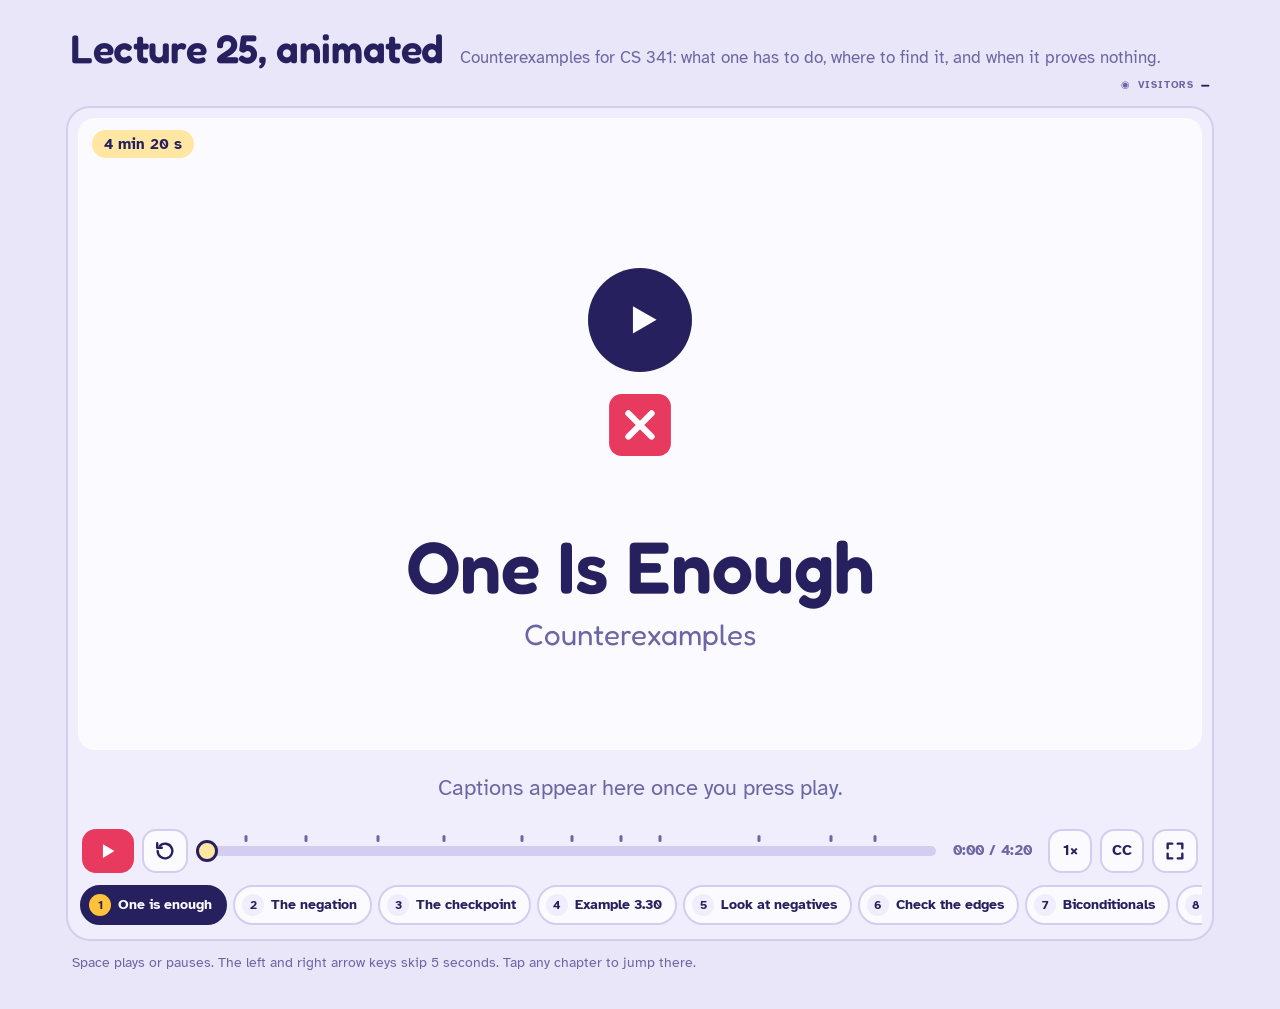
<file: animations/lecture-25-one-is-enough.html>
<!DOCTYPE html>
<html lang="en">
<head>
<meta charset="utf-8">
<meta name="viewport" content="width=device-width, initial-scale=1, viewport-fit=cover">
<title>One Is Enough: an animated explainer</title>
<link rel="preconnect" href="https://fonts.googleapis.com">
<link rel="preconnect" href="https://fonts.gstatic.com" crossorigin>
<link href="https://fonts.googleapis.com/css2?family=Atkinson+Hyperlegible:wght@400;700&family=Fredoka:wght@400;500;600;700&display=swap" rel="stylesheet">
<style>
:root{
  --bg:#E9E6FA; --stage:#FBFAFF; --card:#F0EDFD; --ink:#26215E; --muted:#6B67A3; --line:#D3CEF0;
  --paper:#FFE7A3; --tink:#26215E; --pop:#E8395F; --mint:#14B983; --sky:#3D7BF5; --sun:#FFC23A; --grape:#7C4DEB;
  --on-strong:#FFFFFF;
  --display:"Fredoka","Nunito","Trebuchet MS","Segoe UI",system-ui,"Cambria Math","STIX Two Math",sans-serif;
  --body:"Atkinson Hyperlegible","Segoe UI",system-ui,-apple-system,"Cambria Math",sans-serif;
  color-scheme:light;
  box-sizing:border-box;
  padding-top:env(safe-area-inset-top,0px);
  padding-bottom:env(safe-area-inset-bottom,0px);
}
@media (prefers-color-scheme: dark){
  :root:not([data-theme="light"]){
    --bg:#141230; --stage:#201C4D; --card:#2A2560; --ink:#F3F1FF; --muted:#A7A2DD; --line:#3E3880;
    --paper:#FFE08A; --tink:#26215E; --pop:#FF5C80; --mint:#34D399; --sky:#6EA2FF; --sun:#FFC94D; --grape:#A784FF;
    --on-strong:#1B1846; color-scheme:dark;
  }
}
:root[data-theme="dark"]{
  --bg:#141230; --stage:#201C4D; --card:#2A2560; --ink:#F3F1FF; --muted:#A7A2DD; --line:#3E3880;
  --paper:#FFE08A; --tink:#26215E; --pop:#FF5C80; --mint:#34D399; --sky:#6EA2FF; --sun:#FFC94D; --grape:#A784FF;
  --on-strong:#1B1846; color-scheme:dark;
}
html{scroll-padding-top:env(safe-area-inset-top,0px)}
*,*::before,*::after{box-sizing:inherit}
body{margin:0;background:var(--bg);color:var(--ink);font-family:var(--body);-webkit-font-smoothing:antialiased}
.wrap{max-width:1180px;margin:0 auto;padding:20px 16px 36px}
.intro{display:flex;flex-wrap:wrap;align-items:baseline;gap:4px 16px;margin:4px 4px 14px}
.intro h1{font-family:var(--display);font-weight:600;font-size:clamp(26px,3.6vw,40px);margin:0;letter-spacing:-0.01em}
.intro p{margin:0;color:var(--muted);font-size:17px;line-height:1.4}
.player{background:var(--card);border-radius:24px;padding:10px;border:2px solid var(--line)}
.stage{position:relative;border-radius:16px;overflow:hidden;background:var(--stage);aspect-ratio:16/9;width:100%}
.stage svg{display:block;width:100%;height:100%;user-select:none;-webkit-user-select:none}
.td{font-family:var(--display)}
.tb{font-family:var(--body)}
.poster{position:absolute;inset:0;border:0;padding:0;margin:0;background:transparent;cursor:pointer;color:inherit;font:inherit}
.poster[hidden]{display:none}
.poster-btn{position:absolute;left:50%;top:32%;transform:translate(-50%,-50%);width:clamp(56px,10vw,104px);aspect-ratio:1;border-radius:50%;
  background:var(--ink);color:var(--stage);display:grid;place-items:center;box-shadow:0 0 0 clamp(5px,.9vw,10px) var(--stage);transition:transform .18s ease}
.poster-btn svg{width:42%;height:42%;margin-left:8%}
.poster:hover .poster-btn,.poster:focus-visible .poster-btn{transform:translate(-50%,-50%) scale(1.07)}
.poster:focus-visible{outline:4px solid var(--sky);outline-offset:-4px;border-radius:16px}
.poster-len{position:absolute;left:14px;top:12px;background:var(--paper);color:var(--tink);font-weight:700;font-size:clamp(12px,1.5vw,15px);padding:5px 12px;border-radius:999px}
.caption{min-height:3.3em;display:flex;align-items:center;justify-content:center;text-align:center;padding:10px 18px 6px;
  font-size:clamp(16px,1.9vw,22px);line-height:1.38;font-weight:700;color:var(--ink);margin:0;text-wrap:balance}
.caption:empty::before{content:"Captions appear here once you press play.";color:var(--muted);font-weight:400}
.caption[hidden]{display:none}
.controls{display:flex;align-items:center;gap:8px;padding:6px 4px 2px;flex-wrap:wrap}
.btn{min-width:44px;height:44px;border-radius:14px;border:2px solid var(--line);background:var(--stage);color:var(--ink);
  font:700 15px/1 var(--body);display:inline-grid;place-items:center;cursor:pointer;padding:0 10px}
.btn svg{width:22px;height:22px}
.btn:hover{border-color:var(--muted)}
.btn:focus-visible,.chip:focus-visible,input[type=range]:focus-visible{outline:3px solid var(--sky);outline-offset:2px}
.btn.play{background:var(--pop);border-color:var(--pop);color:var(--on-strong);min-width:52px}
.btn[aria-pressed="false"]{color:var(--muted)}
.scrub{position:relative;flex:1 1 220px;min-width:160px;height:44px;display:flex;align-items:center}
.ticks{position:absolute;left:11px;right:11px;top:6px;height:6px;pointer-events:none}
.ticks span{position:absolute;top:0;width:3px;height:7px;border-radius:2px;background:var(--muted);transform:translateX(-50%)}
input[type=range]{-webkit-appearance:none;appearance:none;width:100%;height:30px;background:transparent;margin:0;cursor:pointer}
input[type=range]::-webkit-slider-runnable-track{height:10px;border-radius:6px;background:linear-gradient(to right,var(--pop) var(--pct,0%),var(--line) var(--pct,0%))}
input[type=range]::-moz-range-track{height:10px;border-radius:6px;background:var(--line)}
input[type=range]::-moz-range-progress{height:10px;border-radius:6px;background:var(--pop)}
input[type=range]::-webkit-slider-thumb{-webkit-appearance:none;width:22px;height:22px;border-radius:50%;background:var(--paper);border:3px solid var(--ink);margin-top:-6px}
input[type=range]::-moz-range-thumb{width:16px;height:16px;border-radius:50%;background:var(--paper);border:3px solid var(--ink)}
.time{font:700 15px/1 var(--body);font-variant-numeric:tabular-nums;color:var(--muted);min-width:96px;text-align:center}
.chapters{display:flex;gap:6px;overflow-x:auto;padding:10px 2px 4px;scrollbar-width:thin}
.chip{flex:0 0 auto;border:2px solid var(--line);background:var(--stage);color:var(--ink);border-radius:999px;padding:7px 13px 7px 7px;
  font:700 14px/1 var(--body);cursor:pointer;display:inline-flex;align-items:center;gap:7px;white-space:nowrap}
.chip b{display:inline-grid;place-items:center;width:22px;height:22px;border-radius:50%;background:var(--card);font-size:12px}
.chip[aria-current="true"]{background:var(--ink);color:var(--stage);border-color:var(--ink)}
.chip[aria-current="true"] b{background:var(--sun);color:var(--tink)}
.hint{color:var(--muted);font-size:14px;margin:12px 6px 0;line-height:1.45}
.rotate{display:none}
@media (max-width:640px) and (orientation:portrait){.rotate{display:block}}
.player:fullscreen{display:flex;flex-direction:column;justify-content:center;border-radius:0;border:0;padding:12px;background:var(--card)}
.player:fullscreen .stage{width:min(100%,calc((100vh - 200px) * 16 / 9));margin:0 auto}
.player:fullscreen .caption,.player:fullscreen .controls,.player:fullscreen .chapters{width:min(100%,calc((100vh - 200px) * 16 / 9));margin-left:auto;margin-right:auto}
@media (max-width:560px){.time{min-width:0;font-size:13px}.btn{min-width:40px;height:40px}}
.gc-total-visitors{margin-left:auto;display:inline-flex;align-items:center;gap:7px;white-space:nowrap;font:700 10px var(--body);letter-spacing:.08em;color:var(--muted)}.gc-total-visitors strong{font:600 13px var(--display);letter-spacing:0;color:var(--ink);font-variant-numeric:tabular-nums}@media(max-width:560px){.gc-total-visitors{margin-left:0}}
</style>

<script data-goatcounter="https://cs341.goatcounter.com/count" async src="//gc.zgo.at/count.js"></script>
</head>
<body>
<main class="wrap">
  <header class="intro">
    <h1>Lecture 25, animated</h1>
    <p>Counterexamples for CS 341: what one has to do, where to find it, and when it proves nothing.</p>
    <span class="gc-total-visitors" aria-label="Total site visitors"><span aria-hidden="true">◉</span><span>VISITORS</span><strong data-goatcounter-total aria-live="polite">—</strong></span>
  </header>
  <section class="player" id="player" aria-label="Animated explainer player">
    <div class="stage">
      <svg id="svg" viewBox="0 0 1600 900" role="img" aria-label="Animation stage. The captions below describe each scene."></svg>
      <button class="poster" id="poster" type="button" aria-label="Play the explainer">
        <span class="poster-len" id="posterLen"></span>
        <span class="poster-btn"><svg viewBox="0 0 24 24" aria-hidden="true"><path d="M6 4.5v15l13-7.5z" fill="currentColor"/></svg></span>
      </button>
    </div>
    <p class="caption" id="caption" aria-live="polite"></p>
    <div class="controls">
      <button class="btn play" id="play" type="button" aria-label="Play"></button>
      <button class="btn" id="restart" type="button" aria-label="Restart from the beginning"><svg viewBox="0 0 24 24" aria-hidden="true"><path d="M4 12a8 8 0 1 0 2.4-5.7" fill="none" stroke="currentColor" stroke-width="2.6" stroke-linecap="round"/><path d="M3.5 3.5v5h5" fill="none" stroke="currentColor" stroke-width="2.6" stroke-linecap="round" stroke-linejoin="round"/></svg></button>
      <div class="scrub"><div class="ticks" id="ticks"></div><input type="range" id="scrub" min="0" max="100" step="0.1" value="0" aria-label="Seek"></div>
      <span class="time" id="time" aria-live="off">0:00</span>
      <button class="btn" id="speed" type="button" aria-label="Playback speed">1×</button>
      <button class="btn" id="cc" type="button" aria-pressed="true" aria-label="Captions">CC</button>
      <button class="btn" id="fs" type="button" aria-label="Full screen"><svg viewBox="0 0 24 24" aria-hidden="true"><path d="M4 9V4h5M20 9V4h-5M4 15v5h5M20 15v5h-5" fill="none" stroke="currentColor" stroke-width="2.6" stroke-linecap="round" stroke-linejoin="round"/></svg></button>
    </div>
    <nav class="chapters" id="chapters" aria-label="Chapters"></nav>
  </section>
  <p class="hint">Space plays or pauses. The left and right arrow keys skip 5 seconds. Tap any chapter to jump there.</p>
  <p class="hint rotate">Turn your phone sideways for a bigger picture.</p>
</main>
<script>
(function(){
const NS='http://www.w3.org/2000/svg';
const svg=document.getElementById('svg');
const RM=!!(window.matchMedia&&matchMedia('(prefers-reduced-motion: reduce)').matches);

/* ---------- math + easing ---------- */
const clamp=(x,a=0,b=1)=>x<a?a:x>b?b:x;
const lerp=(a,b,k)=>a+(b-a)*k;
const eio=k=>k<.5?4*k*k*k:1-Math.pow(-2*k+2,3)/2;
const eout=k=>1-Math.pow(1-k,3);
const ein=k=>k*k*k;
const back=k=>{const c1=1.70158,c3=c1+1;return 1+c3*Math.pow(k-1,3)+c1*Math.pow(k-1,2);};
const P=(t,a,b,fn=eio)=>fn(clamp((t-a)/(b-a)));
const bump=(t,a,d)=>Math.sin(Math.PI*clamp((t-a)/d));
const num=k=>k<0?'\u2212'+(-k):String(k);

/* ---------- svg helpers ---------- */
function el(tag,attrs,parent){
  const e=document.createElementNS(NS,tag);let st='';
  for(const k in attrs){const v=attrs[k];if(v==null)continue;
    if(k==='text')e.textContent=v;
    else if((k==='fill'||k==='stroke')&&typeof v==='string'&&v.startsWith('--'))st+=k+':var('+v+');';
    else e.setAttribute(k,v);}
  if(st)e.setAttribute('style',st);
  if(parent)parent.appendChild(e);return e;
}
function place(g,o={}){
  const X=g._x+(o.dx||0),Y=g._y+(o.dy||0);
  let tr='translate('+X.toFixed(2)+' '+Y.toFixed(2)+')';
  if(o.r)tr+=' rotate('+o.r.toFixed(2)+')';
  if(o.sx!=null||o.sy!=null){const sx=o.sx!=null?o.sx:(o.s!=null?o.s:1),sy=o.sy!=null?o.sy:(o.s!=null?o.s:1);tr+=' scale('+Math.max(sx,.001).toFixed(3)+' '+Math.max(sy,.001).toFixed(3)+')';}
  else if(o.s!=null&&o.s!==1)tr+=' scale('+Math.max(o.s,.001).toFixed(3)+')';
  g.setAttribute('transform',tr);
  const op=o.o==null?1:clamp(o.o);
  g.setAttribute('opacity',op.toFixed(3));
  const vis=op<=.002?'hidden':'visible';if(g._vis!==vis){g.style.visibility=vis;g._vis=vis;}
}
function G(parent,x=0,y=0){const g=el('g',{},parent);g._x=x;g._y=y;place(g);return g;}
function show(g,t,a,b=1e9,extra={}){
  const k=clamp((t-a)/.5),f=1-P(t,b-.45,b,ein);
  place(g,Object.assign({s:k?back(k):.001,o:Math.min(clamp(k*3),f)},extra));return k;
}
function txt(p,x,y,str,o={}){
  return el('text',{x,y,dy:'.35em','font-size':o.size||40,'font-weight':o.weight||500,'text-anchor':o.anchor||'middle',
    fill:o.fill||'--ink',class:o.body?'tb':'td',opacity:o.op,text:str},p);
}
function gt(p,x,y,str,o={}){const g=G(p,x,y);txt(g,0,0,str,o);return g;}
function ticketD(w,h){const W=w/2,H=h/2,n=Math.min(14,h*.18),c=Math.min(14,h*.2);
  return 'M'+(-W+c)+' '+(-H)+'H'+(W-c)+'A'+c+' '+c+' 0 0 1 '+W+' '+(-H+c)+'V'+(-n)+'A'+n+' '+n+' 0 0 0 '+W+' '+n+'V'+(H-c)+'A'+c+' '+c+' 0 0 1 '+(W-c)+' '+H+
  'H'+(-W+c)+'A'+c+' '+c+' 0 0 1 '+(-W)+' '+(H-c)+'V'+n+'A'+n+' '+n+' 0 0 0 '+(-W)+' '+(-n)+'V'+(-H+c)+'A'+c+' '+c+' 0 0 1 '+(-W+c)+' '+(-H)+'Z';}
function ticket(p,w,h,fill='--paper'){const g=el('g',{},p);el('path',{d:ticketD(w,h),fill},g);return g;}
function pill(p,w,h,fill,label,o={}){const g=el('g',{},p);el('rect',{x:-w/2,y:-h/2,width:w,height:h,rx:h/2,fill},g);
  if(label!=null)txt(g,0,0,label,{size:o.size||34,weight:o.weight||600,fill:o.color||'--tink'});return g;}
function star(p,cx,cy,R,fill){let d='';for(let i=0;i<10;i++){const a=-Math.PI/2+i*Math.PI/5,rr=i%2?R*.45:R;d+=(i?'L':'M')+(cx+rr*Math.cos(a)).toFixed(1)+' '+(cy+rr*Math.sin(a)).toFixed(1);}
  return el('path',{d:d+'Z',fill},p);}
function shape(p,type,fill,s){
  if(type===0)return el('circle',{r:s,fill},p);
  if(type===1)return el('rect',{x:-s,y:-s,width:2*s,height:2*s,rx:12,fill},p);
  if(type===2)return el('path',{d:'M0 '+(-s*1.05)+' L'+(s*1.05)+' '+(s*.8)+' L'+(-s*1.05)+' '+(s*.8)+'Z',fill,stroke:fill,'stroke-width':10,'stroke-linejoin':'round'},p);
  if(type===3)return el('rect',{x:-s*.82,y:-s*.82,width:1.64*s,height:1.64*s,rx:10,fill,transform:'rotate(45)'},p);
  return star(p,0,0,s*1.2,fill);
}
function mascot(p){const g=el('g',{},p);
  el('path',{d:ticketD(124,84),fill:'--paper',stroke:'--tink','stroke-width':4},g);
  el('circle',{cx:-34,cy:10,r:7,fill:'--pop',opacity:.45},g);el('circle',{cx:34,cy:10,r:7,fill:'--pop',opacity:.45},g);
  el('circle',{cx:-17,cy:-8,r:6,fill:'--tink'},g);el('circle',{cx:17,cy:-8,r:6,fill:'--tink'},g);
  el('path',{d:'M-13 10 Q0 22 13 10',fill:'none',stroke:'--tink','stroke-width':4,'stroke-linecap':'round'},g);return g;}
function person(p,fill){const g=el('g',{},p);
  el('rect',{x:-30,y:-4,width:60,height:58,rx:26,fill},g);el('circle',{cx:0,cy:-34,r:25,fill},g);
  el('circle',{cx:-9,cy:-37,r:3.6,fill:'--tink'},g);el('circle',{cx:9,cy:-37,r:3.6,fill:'--tink'},g);
  el('path',{d:'M-8 -27 Q0 -21 8 -27',fill:'none',stroke:'--tink','stroke-width':3,'stroke-linecap':'round'},g);return g;}
function speech(p,w,h,label,o={}){const g=el('g',{},p);
  el('path',{d:'M'+(-w/2+4)+' -14 L'+(-w/2-30)+' 16 L'+(-w/2+4)+' 14Z',fill:'--grape'},g);
  el('rect',{x:-w/2,y:-h/2,width:w,height:h,rx:28,fill:'--grape'},g);
  txt(g,0,0,label,{size:o.size||36,weight:600,fill:'--on-strong'});return g;}
function dart(g){el('line',{x1:0,y1:-96,x2:0,y2:-18,stroke:'--ink','stroke-width':6,'stroke-linecap':'round'},g);
  el('path',{d:'M-11 -22 L11 -22 L0 4Z',fill:'--ink'},g);el('path',{d:'M0 -78 L-16 -106 L0 -96 L16 -106Z',fill:'--pop'},g);}
function qlen(x0,y0,cx,cy,x1,y1){let L=0,px=x0,py=y0;for(let i=1;i<=40;i++){const u=i/40,a=(1-u)*(1-u),b=2*u*(1-u),c=u*u;
  const x=a*x0+b*cx+c*x1,y=a*y0+b*cy+c*y1;L+=Math.hypot(x-px,y-py);px=x;py=y;}return L;}

/* ---------- extra helpers for algebra rows ---------- */
const pv=(t,a)=>{const k=clamp((t-a)/.5);return {s:k?back(k):.001,o:clamp(k*3)};};
let BUILDING=null,FONTV=0;
function row(p,x,y,pieces,o={}){
  const g=el('g',{},p);g._x=0;g._y=0;g._pc=[];g._ax=x;g._ay=y;g._anchor=o.anchor||'start';const S=o.size||44;
  if(o.bg){const h=o.bgH||S*1.9;g._bg=el('rect',{y:y-h/2,height:h,rx:22,fill:o.bg,stroke:o.bgStroke||null,'stroke-width':o.bgStroke?5:null},g);g._padX=o.padX||32;}
  pieces.forEach(pc=>{const [s,q={}]=Array.isArray(pc)?pc:[pc,{}];const sz=q.size||S;let rect=null;
    if(q.box)rect=el('rect',{y:y-sz*.68,height:sz*1.36,rx:12,fill:q.box},g);
    const t=el('text',{x,y,dy:'.35em','font-size':sz,'font-weight':q.weight||o.weight||500,'text-anchor':'start',
      fill:q.fill||(q.box?'--tink':(o.fill||'--ink')),class:'td',text:s.replace(/ /g,'\u00A0')},g);
    g._pc.push({t,rect,pad:q.box?12:0});});
  layoutRow(g);if(BUILDING)BUILDING.rows.push(g);return g;
}
let MEAS=null;const MCACHE={};
function measure(t){
  if(!MEAS)MEAS=el('text',{x:-5000,y:-5000,class:'td',opacity:0,'aria-hidden':'true'},svg);
  const sz=t.getAttribute('font-size'),w=t.getAttribute('font-weight'),s=t.textContent,key=FONTV+'|'+sz+'|'+w+'|'+s;
  if(MCACHE[key]!=null)return MCACHE[key];
  MEAS.setAttribute('font-size',sz);MEAS.setAttribute('font-weight',w);MEAS.textContent=s;
  let l=0;try{l=MEAS.getComputedTextLength();}catch(e){}
  return MCACHE[key]=l;
}
function layoutRow(g){
  const ws=g._pc.map(pc=>measure(pc.t)+pc.pad*2);
  const tot=ws.reduce((a,b)=>a+b,0);let x=g._anchor==='middle'?g._ax-tot/2:g._ax;g._x0=x;g._w=tot;
  g._pc.forEach((pc,i)=>{if(pc.rect){pc.rect.setAttribute('x',(x+3).toFixed(1));pc.rect.setAttribute('width',Math.max(ws[i]-6,0).toFixed(1));}
    pc.t.setAttribute('x',(x+pc.pad).toFixed(1));pc.x=x;pc.w=ws[i];x+=ws[i];});
  if(g._bg){g._bg.setAttribute('x',(g._x0-g._padX).toFixed(1));g._bg.setAttribute('width',(tot+2*g._padX).toFixed(1));}
}
function frac(p,x,y,num,den,o={}){const g=G(p,x,y),s=o.size||48,w=o.w||Math.max(num.length,den.length)*s*.55+24;
  txt(g,0,-s*.78,num,{size:s,weight:o.weight||500,fill:o.fill});
  el('line',{x1:-w/2,y1:0,x2:w/2,y2:0,stroke:o.fill||'--ink','stroke-width':5,'stroke-linecap':'round'},g);
  txt(g,0,s*.78,den,{size:s,weight:o.weight||500,fill:o.fill});return g;}
function tracker(p,x,y,gap,labels,o={}){
  const W=o.w||250;
  const items=labels.map((l,i)=>{const g=G(p,o.horiz?x+gap*i:x,o.horiz?y:y+gap*i);
    const bg=el('rect',{x:-W/2,y:-30,width:W,height:60,rx:30,fill:'--card',stroke:'--line','stroke-width':3},g);
    const c=el('circle',{cx:-W/2+32,cy:0,r:20,fill:'--line'},g);
    const n=txt(g,-W/2+32,0,String(i+1),{size:24,weight:700,fill:'--muted'});
    const tx=txt(g,-W/2+62,0,l,{size:28,weight:600,anchor:'start',fill:'--muted'});
    return {g,bg,c,n,tx};});
  return {items,update(t,times,end,appear){items.forEach((it,i)=>{
    const on=t>=times[i],done=t>=(i<items.length-1?times[i+1]:end),st=done?2:on?1:0;
    if(it._st!==st){it._st=st;
      it.bg.setAttribute('style','fill:var('+(st===1?'--sun':'--card')+');stroke:var('+(st===1?'--sun':st===2?'--mint':'--line')+')');
      it.c.setAttribute('style','fill:var('+(st===0?'--line':st===1?'--tink':'--mint')+')');
      it.n.setAttribute('style','fill:var('+(st===0?'--muted':st===1?'--sun':'--tink')+')');it.n.textContent=st===2?'✓':String(i+1);
      it.tx.setAttribute('style','fill:var('+(st===1?'--tink':st===2?'--ink':'--muted')+')');}
    const k=P(t,appear+i*.15,appear+.4+i*.15);place(it.g,{o:k,s:1+.08*(on&&!done?bump(t,times[i],.4):0)});});}};
}
function check(p,x,y){const c=G(p,x,y);el('circle',{r:24,fill:'--mint'},c);
  el('path',{d:'M-10 0 L-3 8 L11 -8',fill:'none',stroke:'--tink','stroke-width':5,'stroke-linecap':'round','stroke-linejoin':'round'},c);return c;}

/* =================================================================
   SCENES  (each: title, dur, caps [local time, text], build, update)
   ================================================================= */
const scenes=[];
function boxCard(p,x,y,w,h,stroke){const g=G(p,x,y);g._r=el('rect',{x:-w/2,y:-h/2,width:w,height:h,rx:28,fill:'--card',stroke:stroke||'--line','stroke-width':stroke?5:3},g);return g;}
function slideIn(g,t,a,dx=40){const k=P(t,a,a+.5,eout);place(g,{dx:-(1-k)*dx,o:k});}
function stampBox(p,x,y,w,label,size){const g=G(p,x,y);el('rect',{x:-w/2,y:-58,width:w,height:116,rx:18,fill:'--stage',stroke:'--pop','stroke-width':9},g);txt(g,0,0,label,{size:size||52,weight:700,fill:'--pop'});return g;}
function slam(g,t,a,r=-5,b=1e9){const k=clamp((t-a)/.4);place(g,{s:k?lerp(1.8,1,eout(k)):.001,o:clamp(k*4)*(1-P(t,b-.4,b)),r});}
function arrowHead(p,x,y,ang){const g=G(p,x,y);el('path',{d:'M6 0 L-24 -16 L-24 16Z',fill:'--ink',transform:'rotate('+ang.toFixed(1)+')'},g);return g;}
function tile(p,x,y,s,bad){const g=G(p,x,y);el('rect',{x:-s/2,y:-s/2,width:s,height:s,rx:s*.2,fill:bad?'--pop':'--mint'},g);const k=s/80;
  if(bad)el('path',{d:`M${-15*k} ${-15*k} L${15*k} ${15*k} M${15*k} ${-15*k} L${-15*k} ${15*k}`,stroke:'--on-strong','stroke-width':8*k,'stroke-linecap':'round'},g);
  else el('path',{d:`M${-15*k} 0 L${-4*k} ${12*k} L${17*k} ${-12*k}`,fill:'none',stroke:'--tink','stroke-width':7*k,'stroke-linecap':'round','stroke-linejoin':'round'},g);return g;}
/* the two-scanner checkpoint, reused in several scenes */
function machine(p,y,xs,labels){const g=G(p,0,0);
  el('rect',{x:110,y:y+50,width:1380,height:22,rx:11,fill:'--line'},g);
  g._dash=el('line',{x1:124,y1:y+61,x2:1476,y2:y+61,stroke:'--stage','stroke-width':4,'stroke-dasharray':'14 18'},g);
  g._sc=xs.map((x,i)=>{const a=G(g,x,y);
    el('path',{d:'M-80 50 V-80 Q-80 -110 -50 -110 H50 Q80 -110 80 -80 V50',fill:'none',stroke:'--ink','stroke-width':10,'stroke-linecap':'round','stroke-linejoin':'round'},a);
    const light=el('circle',{cx:0,cy:-136,r:16,fill:'--line',stroke:'--ink','stroke-width':4},a);
    const lab=G(a,0,-192);pill(lab,330,52,'--paper',labels[i],{size:26,color:'--tink'});return {a,light,lab};});
  return g;}
function setLight(m,i,st){const L=m._sc[i].light,f=st===1?'--mint':st===-1?'--pop':'--line';if(L._f!==f){L._f=f;L.setAttribute('style','fill:var('+f+');stroke:var(--ink)');}}
function beltRun(m,t){m._dash.setAttribute('stroke-dashoffset',RM?0:(-t*90).toFixed(1));}
function token(p,label,fill='--grape',size=36){const g=G(p,0,0);el('circle',{r:46,fill},g);g._t=txt(g,0,0,label,{size,weight:700,fill:fill==='--grape'||fill==='--pop'||fill==='--sky'?'--on-strong':'--tink'});return g;}
function track(t,segs,x0){let x=x0;for(const [a,b,f,to] of segs){if(t>=a)x=lerp(f,to,P(t,a,b));}return x;}

/* 1. One is enough */
scenes.push((()=>{
  let sign,tiles=[],red,title,sub,B,lp,rp,mini=[],big,cap2;
  const rnd=i=>{const x=Math.sin(i*12.9898+4.1)*43758.5453;return x-Math.floor(x);};
  return {title:'One is enough',dur:14,
  caps:[[0.3,'You can check a claim again and again, and it keeps passing…'],[3,'…but one counterexample brings the whole thing down.'],[5,'Today: counterexamples.'],[8,'For four weeks we’ve proved things true. Proving something false is usually far less work…'],[11.4,'…as long as you know exactly what a counterexample has to do.']],
  build(r){
    sign=G(r,800,215);ticket(sign,700,110);txt(sign,0,0,'∀x ∈ S,  P(x) ⇒ Q(x)',{size:48,weight:600,fill:'--tink'});
    for(let rw=0;rw<3;rw++)for(let c=0;c<7;c++){const g=tile(r,800+(c-3)*96,345+rw*92,80);g._i=rw*7+c;tiles.push(g);}
    red=tile(r,800,437,88,true);
    title=gt(r,800,640,'One Is Enough',{size:104,weight:600});
    sub=gt(r,800,736,'Counterexamples',{size:42,weight:400,fill:'--muted'});
    B=G(r,0,0);
    lp=boxCard(B,470,450,600,470);txt(lp,0,-180,'Proving it true',{size:40,weight:700});txt(lp,0,-136,'an argument that covers every x',{size:27,weight:500,fill:'--muted'});
    for(let i=0;i<30;i++)mini.push(tile(lp,-150+(i%6)*60,-60+Math.floor(i/6)*56,44));
    rp=boxCard(B,1130,450,600,470);txt(rp,0,-180,'Proving it false',{size:40,weight:700});txt(rp,0,-136,'one element that breaks it',{size:27,weight:500,fill:'--muted'});
    big=tile(rp,0,40,130,true);
    cap2=G(B,800,780);pill(cap2,1000,76,'--grape','Far less work… if you know what a counterexample must do',{size:32,color:'--on-strong'});
  },
  update(t){
    const lv=P(t,7.4,8,ein),f=P(t,3.8,4.8,ein),sv=pv(t,.3);
    place(sign,{s:sv.s,o:sv.o*(1-f)*(1-lv),dy:f*520,r:f*28});
    const sc=P(t,3.7,4.9,ein);
    tiles.forEach(g=>{const i=g._i,v=pv(t,.7+i*.07);if(i===10){place(g,{s:v.s,o:v.o*(t<3.6?1:0)});return;}
      place(g,{s:v.s,o:v.o*(1-sc),dx:(rnd(i)-.5)*700*sc,dy:sc*(420+rnd(i+7)*260),r:(rnd(i+3)-.5)*260*sc});});
    const d=P(t,3,3.6,ein);red._y=437-(1-d)*560;place(red,{o:(t>=3?1:0)*(1-lv),s:1+.18*bump(t,3.6,.35)});
    place(title,{o:P(t,5,5.6)*(1-lv),dy:(1-P(t,5,5.6,eout))*30});
    place(sub,{o:P(t,5.6,6.2)*(1-lv),dy:(1-P(t,5.6,6.2,eout))*20});
    place(B,{o:P(t,7.8,8.2)});
    show(lp,t,8.2);mini.forEach((g,i)=>show(g,t,8.6+i*.05));
    show(rp,t,10.2);show(big,t,10.8);show(cap2,t,11.6);
  }};
})());

/* 2. The negation */
scenes.push((()=>{
  let head,claim,negLbl,neg,eqv,res,rr,chE,chP,plain,cx;
  return {title:'The negation',dur:22,
  caps:[[0.6,'When is a claim like “for every x, if P(x), then Q(x)” false?'],[3,'Negate it.'],[4.4,'The “for every” flips to “there exists.” That’s Week 4.'],[9,'And “not (P ⇒ Q)” becomes “P and not Q.” That’s Theorem 1.50 from Week 2.'],[14.2,'So the claim is false exactly when some x makes P true and Q false.'],[18,'That x has a name: a counterexample.']],
  build(r){
    head=gt(r,800,95,'What makes a claim false?',{size:60,weight:600});
    claim=G(r,800,205);row(claim,0,0,['Claim:  ',['∀x ∈ S,  P(x) ⇒ Q(x)',{weight:700}]],{size:46,anchor:'middle'});
    negLbl=gt(r,800,292,'negate it',{size:30,weight:600,fill:'--muted'});
    neg=G(r,800,358);row(neg,0,0,[['∼',{fill:'--pop',weight:700}],'(  ∀x ∈ S,  P(x) ⇒ Q(x)  )'],{size:50,anchor:'middle',weight:600});
    eqv=gt(r,800,446,'≡',{size:64,weight:700,fill:'--muted'});
    res=G(r,800,538);rr=row(res,0,0,[['∃x ∈ S',{fill:'--sky',weight:700}],',  ',['P(x) ∧ ∼Q(x)',{fill:'--pop',weight:700}]],{size:62,anchor:'middle'});
    chE=G(r,0,630);pill(chE,340,56,'--sky','∀ flips to ∃  (Week 4)',{size:28,color:'--on-strong'});
    chP=G(r,0,694);pill(chP,460,56,'--pop','∼(P ⇒ Q) ≡ P ∧ ∼Q  (Theorem 1.50)',{size:26,color:'--on-strong'});
    plain=G(r,800,798);pill(plain,880,80,'--grape','Some x makes P true and Q false.',{size:36,color:'--on-strong'});
    cx=G(r,800,798);pill(cx,620,80,'--sun','That x is a counterexample!',{size:36});
  },
  update(t){
    place(head,{o:P(t,.4,1)});place(claim,{o:P(t,.8,1.3)});
    place(negLbl,{o:P(t,3,3.4)});place(neg,{o:P(t,3.2,3.7),dy:(1-P(t,3.2,3.7,eout))*20});
    place(eqv,{o:P(t,4.4,4.8)});place(res,{});
    const p0=rr._pc[0],p2=rr._pc[2];
    p0.t.setAttribute('opacity',P(t,4.8,5.3));rr._pc[1].t.setAttribute('opacity',P(t,4.8,5.3));p2.t.setAttribute('opacity',P(t,9.2,9.7));
    chE._x=800+p0.x+p0.w/2;chP._x=800+p2.x+p2.w/2;
    show(chE,t,5.4);show(chP,t,9.8);
    show(plain,t,14.4,18);show(cx,t,18.2);
  }};
})());

/* 3. The checkpoint */
scenes.push((()=>{
  let def,m,ta,tb,a1,a2,b1,exitP,expl,rule;
  const Y=500,X1=600,X2=1000;
  return {title:'The checkpoint',dur:26,
  caps:[[0.6,'A counterexample is an element a where P(a) is true and Q(a) is false.'],[4.8,'Think of a two-step checkpoint. First: is P(a) true?'],[8.6,'Second: is Q(a) false? Pass both, and you’ve got a counterexample.'],[12.4,'Now try an element where P is false.'],[14.8,'It fails the first check. When P(b) is false, P(b) ⇒ Q(b) is automatically true, so b supports the claim.'],[20.4,'So check the hypothesis first, then the conclusion. That order catches most errors.']],
  build(r){
    def=G(r,800,165);ticket(def,1300,100);row(def,0,0,[['Counterexample:',{weight:700}],'  an element a ∈ S with P(a) true and Q(a) false'],{size:34,anchor:'middle',fill:'--tink'});
    m=machine(r,Y,[X1,X2],['1. Is P(a) true?','2. Is Q(a) false?']);
    ta=token(r,'a');tb=token(r,'b','--sky');
    a1=G(r,0,Y+118);pill(a1,230,48,'--mint','P(a) true ✓',{size:26});
    a2=G(r,0,Y+170);pill(a2,230,48,'--mint','Q(a) false ✓',{size:26});
    b1=G(r,0,Y+118);pill(b1,230,48,'--pop','P(b) false ✗',{size:26,color:'--on-strong'});
    exitP=G(r,1340,Y-120);pill(exitP,300,62,'--pop','counterexample!',{size:32,color:'--on-strong'});
    expl=boxCard(r,1060,Y+150,620,120);txt(expl,0,-22,'P(b) false makes P(b) ⇒ Q(b) true,',{size:28,weight:600});txt(expl,0,22,'so b supports the claim.',{size:28,weight:600});
    rule=G(r,800,790);pill(rule,1100,80,'--grape','Check the hypothesis first, then the conclusion.',{size:36,color:'--on-strong'});
  },
  update(t){
    show(def,t,.5);place(m,{o:P(t,2,2.6)});beltRun(m,t);
    const xa=track(t,[[5.2,6.6,170,X1],[7.4,8.6,X1,X2],[9.4,10.4,X2,1340]],170);
    ta._x=xa;ta._y=Y;let v=pv(t,5);place(ta,{s:v.s,o:v.o*(1-P(t,11.8,12.2))});
    a1._x=xa;a2._x=xa;show(a1,t,7.2,12.2);show(a2,t,9.2,12.2);show(exitP,t,10.4,12.2);
    setLight(m,0,t>=7&&t<12.2?1:t>=14.4&&t<20?-1:0);setLight(m,1,t>=9&&t<12.2?1:0);
    const xb=track(t,[[12.6,14,170,X1],[15,16,X1,-120]],170);
    tb._x=xb;tb._y=Y;v=pv(t,12.4);place(tb,{s:v.s,o:v.o*(1-P(t,15.4,16))});
    b1._x=Math.min(xb,X1);show(b1,t,14.6,16);
    show(expl,t,15.6,20.2);show(rule,t,20.4);
  }};
})());

/* 4. Example 3.30 */
scenes.push((()=>{
  let claim,m,tn,c1,c2,exitP,nl=[],every;
  const Y=420,X1=600,X2=1000;
  return {title:'Example 3.30',dur:24,
  caps:[[0.6,'Example 3.30. Disprove: if 4n + 5 is odd, then n is even.'],[2.6,'Try n = 1. Hypothesis first: 4(1) + 5 = 9. Odd, so the hypothesis holds.'],[7.4,'Now the conclusion: is 1 even? No. The conclusion fails.'],[11.4,'Hypothesis true, conclusion false: n = 1 is a counterexample.'],[14.4,'In fact, every odd n works, since 4n + 5 is always odd.'],[19.4,'One is enough, but it’s nice to know where they all live.']],
  build(r){
    claim=G(r,800,140);ticket(claim,1240,90);row(claim,0,0,[['Example 3.30',{weight:700}],'   Disprove: let n ∈ ℤ. If 4n + 5 is odd, then n is even.'],{size:32,anchor:'middle',fill:'--tink'});
    m=machine(r,Y,[X1,X2],['Is 4n + 5 odd?','Is “n is even” false?']);
    tn=token(r,'n = 1','--grape',30);
    c1=G(r,0,Y+118);pill(c1,300,48,'--mint','4(1) + 5 = 9, odd ✓',{size:26});
    c2=G(r,0,Y+170);pill(c2,300,48,'--mint','1 is not even ✓',{size:26});
    exitP=G(r,1340,Y-120);pill(exitP,300,62,'--pop','counterexample!',{size:32,color:'--on-strong'});
    for(let k=-5;k<=7;k++){const g=G(r,800+105*(k-1),715);g._c=el('circle',{r:34,fill:'--card',stroke:'--line','stroke-width':3},g);g._tx=txt(g,0,0,num(k),{size:28,weight:700});g._odd=Math.abs(k)%2===1;g._k=k;nl.push(g);}
    every=G(r,800,808);pill(every,620,64,'--pop','every odd n is a counterexample',{size:30,color:'--on-strong'});
  },
  update(t){
    show(claim,t,.5);place(m,{o:P(t,1,1.5)});beltRun(m,t);
    const x=track(t,[[2.6,3.8,170,X1],[7,8.2,X1,X2],[9.8,10.8,X2,1340]],170);
    tn._x=x;tn._y=Y;show(tn,t,2.4);
    c1._x=x;c2._x=x;show(c1,t,4.6);show(c2,t,8.9);
    setLight(m,0,t>=4.2?1:0);setLight(m,1,t>=8.6?1:0);
    show(exitP,t,11);
    nl.forEach((g,i)=>{show(g,t,14.6+i*.05);const on=g._odd&&t>=16+Math.abs(g._k)*.12;
      const st=on?'pop':'card';if(g._st!==st){g._st=st;g._c.setAttribute('style','fill:var(--'+(on?'pop':'card')+');stroke:var(--'+(on?'pop':'line')+')');g._tx.setAttribute('style','fill:var(--'+(on?'on-strong':'ink')+')');}});
    show(every,t,17.4);
  }};
})());

/* 5. Look at the negatives */
scenes.push((()=>{
  let claim,chart,bars={},vals={},labs={},marks={},thr,thrL,call,bottom,ring;
  const BX=n=>800+120*n,BASE=700,SC=20;
  return {title:'Look at negatives',dur:28,
  caps:[[0.6,'A fresh one. Disprove: if n² > 4, then n > 2.'],[3,'Positive numbers first. Whenever n² is above 4, n really is bigger than 2.'],[8,'Now the negatives. n = −3 gives n² = 9, which is above 4…'],[11.8,'…but −3 is not bigger than 2. Counterexample!'],[16,'Positive-number intuition hides this one. The counterexamples all live among the negatives.']],
  build(r){
    claim=G(r,800,140);ticket(claim,1000,90);row(claim,0,0,[['Disprove',{weight:700}],'   Let n ∈ ℤ. If n² > 4, then n > 2.'],{size:34,anchor:'middle',fill:'--tink'});
    chart=G(r,0,0);
    el('line',{x1:250,y1:BASE,x2:1350,y2:BASE,stroke:'--ink','stroke-width':5,'stroke-linecap':'round'},chart);
    for(let n=-4;n<=4;n++){bars[n]=el('rect',{x:BX(n)-42,y:BASE,width:84,height:0,rx:14,fill:'--line'},chart);
      vals[n]=gt(chart,BX(n),BASE-n*n*SC-28,String(n*n),{size:28,weight:700});
      labs[n]=gt(chart,BX(n),BASE+38,'n = '+num(n),{size:26,weight:600,fill:'--muted'});
      if(Math.abs(n)>=3){const mk=G(chart,BX(n),BASE-n*n*SC-80);el('circle',{r:24,fill:n>0?'--mint':'--pop'},mk);
        if(n>0)el('path',{d:'M-10 0 L-3 8 L11 -8',fill:'none',stroke:'--tink','stroke-width':5,'stroke-linecap':'round','stroke-linejoin':'round'},mk);
        else el('path',{d:'M-8 -8 L8 8 M8 -8 L-8 8',stroke:'--on-strong','stroke-width':5,'stroke-linecap':'round'},mk);marks[n]=mk;}}
    thr=el('line',{x1:250,y1:BASE-4*SC,x2:1350,y2:BASE-4*SC,stroke:'--sun','stroke-width':5,'stroke-dasharray':'14 10'},chart);
    thrL=gt(chart,1420,BASE-4*SC,'n² = 4',{size:28,weight:700,fill:'--muted'});
    ring=el('rect',{x:BX(-4)-62,y:BASE-16*SC-110,width:BX(-3)-BX(-4)+124,height:16*SC+170,rx:30,fill:'none',stroke:'--pop','stroke-width':5,'stroke-dasharray':'12 10'},chart);
    call=G(r,1010,232);pill(call,700,62,'--pop','n = −3:  n² = 9 > 4, but −3 > 2 is false',{size:28,color:'--on-strong'});
    bottom=G(r,800,815);pill(bottom,940,70,'--grape','The counterexamples all live among the negatives',{size:32,color:'--on-strong'});
  },
  update(t){
    show(claim,t,.5);place(chart,{o:P(t,1,1.5)});
    thr.setAttribute('opacity',P(t,1.6,2));place(thrL,{o:P(t,1.6,2)});
    for(let n=-4;n<=4;n++){const a=n>=0?3.2+n*.15:8.2+(-n-1)*.15,k=P(t,a,a+.6,eout),h=n*n*SC*k;
      bars[n].setAttribute('y',(BASE-h).toFixed(1));bars[n].setAttribute('height',h.toFixed(1));
      place(vals[n],{o:P(t,a+.3,a+.6),dy:(1-k)*n*n*SC});place(labs[n],{o:P(t,a,a+.4)});
      let f='--line';if(n>=3&&t>=5.4)f='--mint';if(n<=-3&&t>=11.8)f='--pop';
      if(bars[n]._f!==f){bars[n]._f=f;bars[n].setAttribute('style','fill:var('+f+')');}
      if(marks[n])show(marks[n],t,n>0?5.6:12);}
    show(call,t,12.6);ring.setAttribute('opacity',P(t,16.2,16.6));show(bottom,t,16.4);
  }};
})());

/* 6. Check the edges */
scenes.push((()=>{
  let head,map,blob,masc,beam,pins=[],bottom;
  const PX=800,PY=500,PINS=[['zero',520,262],['negatives',318,470],['fractions',860,702],['the empty set ∅',1282,470]];
  const HIT=[6.6,7.8,9,10.2];
  return {title:'Check the edges',dur:18,
  caps:[[0.6,'Where should you look for counterexamples?'],[3.4,'Not in the comfy middle, where intuition lives.'],[6.4,'Check the edges first: zero, negatives, fractions, the empty set.'],[13.4,'That’s where plausible claims break.']],
  build(r){
    head=gt(r,800,95,'Where to look',{size:60,weight:600});
    map=G(r,0,0);el('rect',{x:300,y:240,width:1000,height:460,rx:40,fill:'--card',stroke:'--ink','stroke-width':5,'stroke-dasharray':'18 12'},map);
    blob=G(r,800,410);el('ellipse',{rx:250,ry:110,fill:'--sky','fill-opacity':.22,stroke:'--sky','stroke-width':4},blob);
    txt(blob,0,-22,'positive whole numbers',{size:32,weight:700});txt(blob,0,20,'where intuition lives',{size:26,weight:500,fill:'--muted'});
    beam=el('path',{d:'M0 0',fill:'--sun','fill-opacity':.42},r);
    masc=G(r,PX,PY+20);el('g',{transform:'scale(.75)'},masc).appendChild(mascot(el('g',{},masc)));
    PINS.forEach(([s,x,y],i)=>{const g=G(r,x,y);g._c=el('circle',{r:16,fill:'--muted'},g);
      const out=i===0?[0,-44]:i===1?[-6,-46]:i===2?[0,48]:[6,-46];
      const lp=G(g,out[0],out[1]);g._p=lp;g._bg=el('rect',{x:-110,y:-24,width:220,height:48,rx:24,fill:'--paper'},lp);g._tx=txt(lp,0,0,s,{size:26,weight:700,fill:'--tink'});
      g._bug=G(g,i===3?-40:40,i===2?-8:8);el('circle',{r:18,fill:'--pop'},g._bug);el('path',{d:'M-6 -6 L6 6 M6 -6 L-6 6',stroke:'--on-strong','stroke-width':4,'stroke-linecap':'round'},g._bug);
      g._a=Math.atan2(y-PY,x-PX);g._L=Math.hypot(x-PX,y-PY)+10;pins.push(g);});
    bottom=G(r,800,790);pill(bottom,880,76,'--grape','Check the edges of the domain first',{size:34,color:'--on-strong'});
  },
  update(t){
    place(head,{o:P(t,.4,1)});place(map,{o:P(t,.6,1.1)});show(blob,t,1.2);
    place(masc,{o:P(t,3.4,3.8)});
    pins.forEach((g,i)=>{show(g,t,4.6+i*.2);const hit=t>=HIT[i];
      if(g._h!==hit){g._h=hit;g._c.setAttribute('style','fill:var('+(hit?'--pop':'--muted')+')');g._bg.setAttribute('style','fill:var('+(hit?'--pop':'--paper')+')');g._tx.setAttribute('style','fill:var('+(hit?'--on-strong':'--tink')+')');}
      show(g._bug,t,HIT[i]+.1);});
    let ang=pins[0]._a,L=pins[0]._L;
    for(let i=1;i<4;i++){if(t>=HIT[i]-1){const k=eio(P(t,HIT[i]-1,HIT[i]-.2,x=>x));let a0=pins[i-1]._a,a1=pins[i]._a;if(a1-a0>Math.PI)a1-=2*Math.PI;if(a0-a1>Math.PI)a1+=2*Math.PI;ang=lerp(a0,a1,k);L=lerp(pins[i-1]._L,pins[i]._L,k);}}
    const w=.16,bo=P(t,5.8,6.3)*(1-P(t,12.6,13.2)*.0);
    if(bo>0){const x1=PX+Math.cos(ang-w)*L,y1=PY+Math.sin(ang-w)*L,x2=PX+Math.cos(ang+w)*L,y2=PY+Math.sin(ang+w)*L;
      beam.setAttribute('d','M'+PX+' '+PY+' L'+x1.toFixed(1)+' '+y1.toFixed(1)+' L'+x2.toFixed(1)+' '+y2.toFixed(1)+'Z');}
    beam.setAttribute('opacity',bo.toFixed(2));
    show(bottom,t,13.6);
  }};
})());

/* 7. Biconditionals */
scenes.push((()=>{
  let claim,A,nL,nR,aT,aB,LT,LB,hT,hB,tT,vT,tB,vB,brk,sink,B,head2,thin,full,mThin,mFull;
  return {title:'Biconditionals',dur:32,chapters:[[0,'Biconditionals'],[18,'Name the direction']],
  caps:[[0.6,'Example 3.31. Disprove: 3m + 7n is even if and only if m and n are both even.'],[4,'A biconditional is two implications. Check each direction.'],[6.4,'Both even ⇒ 3m + 7n even? True: it’s 2(3a + 7b).'],[10.6,'3m + 7n even ⇒ both even? Try m = n = 1: 3 + 7 = 10 is even, but 1 is odd. False!'],[15,'One failing direction is enough to sink the whole biconditional.'],[18.4,'When you write it up, say which direction fails.'],[22.4,'“m = n = 1 is a counterexample” is correct, but thin.'],[26.2,'Name the failing direction and show the numbers. That’s complete.']],
  build(r){
    claim=G(r,800,140);ticket(claim,1360,90);row(claim,0,0,[['Example 3.31',{weight:700}],'   Disprove: 3m + 7n is even if and only if m and n are both even.'],{size:31,anchor:'middle',fill:'--tink'});
    A=G(r,0,0);
    nL=G(A,330,470);pill(nL,340,100,'--sky','m, n both even',{size:38,color:'--on-strong'});
    nR=G(A,1270,470);pill(nR,340,100,'--mint','3m + 7n even',{size:38});
    aT=el('path',{d:'M510 420 Q800 290 1090 420',fill:'none',stroke:'--ink','stroke-width':8,'stroke-linecap':'round'},A);LT=qlen(510,420,800,290,1090,420);aT.setAttribute('stroke-dasharray',LT.toFixed(1));
    aB=el('path',{d:'M1090 520 Q800 650 510 520',fill:'none',stroke:'--ink','stroke-width':8,'stroke-linecap':'round'},A);LB=qlen(1090,520,800,650,510,520);aB.setAttribute('stroke-dasharray',LB.toFixed(1));
    const ang=Math.atan2(130,290)*180/Math.PI;hT=arrowHead(A,1094,422,ang);hB=arrowHead(A,506,522,180-ang);
    tT=gt(A,800,236,'both even ⇒ 3m + 7n even',{size:30,weight:600,fill:'--muted'});
    vT=G(A,800,306);pill(vT,520,54,'--mint','true:  3(2a) + 7(2b) = 2(3a + 7b)',{size:26});
    brk=G(A,800,585);el('circle',{r:28,fill:'--pop'},brk);el('path',{d:'M-9 -9 L9 9 M9 -9 L-9 9',stroke:'--on-strong','stroke-width':6,'stroke-linecap':'round'},brk);
    vB=G(A,800,648);pill(vB,600,54,'--pop','false:  m = n = 1 gives 10, but 1 is odd',{size:26,color:'--on-strong'});
    tB=gt(A,800,712,'3m + 7n even ⇒ both even',{size:30,weight:600,fill:'--muted'});
    sink=G(A,800,800);pill(sink,900,70,'--grape','One false direction sinks the whole biconditional',{size:32,color:'--on-strong'});
    B=G(r,0,0);
    head2=gt(B,800,250,'Say which direction fails',{size:48,weight:700});
    thin=boxCard(B,430,470,640,280,'--sun');txt(thin,0,-56,'“m = n = 1 is a',{size:38,weight:600});txt(thin,0,-6,'counterexample.”',{size:38,weight:600});
    pill(G(thin,0,84),300,54,'--sun','correct, but thin',{size:28});
    full=boxCard(B,1170,470,640,280,'--mint');
    ['“The direction 3m + 7n even ⇒ both','even fails at m = n = 1: 3m + 7n = 10','is even, while m and n are odd.”'].forEach((s,i)=>txt(full,0,-74+40*i,s,{size:26,weight:600}));
    pill(G(full,0,84),240,54,'--mint','complete ✓',{size:28});
    const meter=(x,f)=>{const g=G(B,x,680);txt(g,-250,-30,'completeness',{size:24,weight:600,fill:'--muted',anchor:'start'});el('rect',{x:-250,y:-11,width:500,height:22,rx:11,fill:'--line'},g);
      g._f=el('rect',{x:-250,y:-11,width:0,height:22,rx:11,fill:f},g);return g;};
    mThin=meter(430,'--sun');mFull=meter(1170,'--mint');
  },
  update(t){
    show(claim,t,.5);
    place(A,{o:1-P(t,17.8,18.3)});
    show(nL,t,1.2);show(nR,t,1.5);
    aT.setAttribute('stroke-dashoffset',(LT*(1-P(t,4.4,5.4))).toFixed(1));aT.setAttribute('opacity',t>4.4?1:0);show(hT,t,5.2);
    place(tT,{o:P(t,4.6,5.1)});show(vT,t,6.6);
    aB.setAttribute('stroke-dashoffset',(LB*(1-P(t,8.8,9.8))).toFixed(1));aB.setAttribute('opacity',t>8.8?1-.55*P(t,12,12.4):0);{const v=pv(t,9.6);place(hB,{s:v.s,o:v.o*(1-.55*P(t,12,12.4))});}
    place(tB,{o:P(t,9,9.5)});slam(brk,t,12,0);show(vB,t,11.2);
    show(sink,t,15.2);
    place(B,{o:P(t,18.3,18.8)});place(head2,{o:P(t,18.4,18.9)});
    show(thin,t,22.4);show(full,t,26.2);
    place(mThin,{o:P(t,23,23.4)});mThin._f.setAttribute('width',(225*P(t,23.4,24.4,eout)).toFixed(1));
    place(mFull,{o:P(t,26.8,27.2)});mFull._f.setAttribute('width',(500*P(t,27.2,28.4,eout)).toFixed(1));
  }};
})());

/* 8. Counterexamples that prove nothing */
scenes.push((()=>{
  let c=[],m,toks={},offs={},bad={},good={},notes=[],cards,elOnly;
  const Y=470,X1=620,X2=1020;
  const CL=['If n is divisible by 4, then n is even.','If n² is odd, then n > 0.','Every prime is odd.'];
  return {title:'Proves nothing',dur:36,
  caps:[[0.6,'Each of these “counterexamples” is wrong. Watch the checkpoint.'],[1.6,'Claim: if n is divisible by 4, then n is even. Offered: n = 3.'],[3.8,'3 isn’t divisible by 4, so it fails the hypothesis. And the claim is actually true!'],[11,'Claim: if n² is odd, then n > 0. Offered: n = 2.'],[13.8,'n² = 4 is even, so the hypothesis fails again. Try n = −1 instead.'],[17.6,'n² = 1 is odd, and −1 > 0 is false. That’s a real counterexample.'],[23,'Claim: every prime is odd. Offered: “most primes are odd.”'],[25.4,'That’s not an element at all! A counterexample has to be one specific thing.'],[28.4,'Name one: 2. It’s prime, and it’s not odd.']],
  build(r){
    CL.forEach((s,i)=>{const g=G(r,800,170);ticket(g,1000,90);row(g,0,0,[['Claim',{weight:700}],'   '+s],{size:36,anchor:'middle',fill:'--tink'});c.push(g);});
    m=machine(r,Y,[X1,X2],['1. Is P(a) true?','2. Is Q(a) false?']);
    const T=(k,l,f)=>{toks[k]=token(r,l,f||'--grape',l.length>2?30:36);};
    T('3','3','--sky');T('2a','2','--sky');T('m1','−1');T('p2','2');
    const O=(k,l)=>{offs[k]=G(r,170,Y-100);pill(offs[k],230,48,'--card',l,{size:26,color:'--ink'});};
    O('3','offered: n = 3');O('2a','offered: n = 2');O('m1','try: n = −1');O('p2','try: 2');
    const BD=(k,l,ok)=>{const g=G(r,0,Y+118);pill(g,330,48,ok?'--mint':'--pop',l,{size:25,color:ok?'--tink':'--on-strong'});return g;};
    bad['3']=BD('3','3 isn’t divisible by 4 ✗',0);bad['2a']=BD('2a','n² = 4, not odd ✗',0);
    good.m1a=BD('m1','n² = 1, odd ✓',1);good.m1b=BD('m1','−1 > 0 is false ✓',1);good.m1b._y=Y+170;
    good.p2a=BD('p2','2 is prime ✓',1);good.p2b=BD('p2','2 is not odd ✓',1);good.p2b._y=Y+170;
    good.ex1=G(r,1340,Y-120);pill(good.ex1,300,62,'--pop','counterexample!',{size:32,color:'--on-strong'});
    good.ex2=G(r,1340,Y-120);pill(good.ex2,300,62,'--pop','counterexample!',{size:32,color:'--on-strong'});
    cards=G(r,230,Y);el('rect',{x:-200,y:-42,width:400,height:84,rx:20,fill:'--card',stroke:'--ink','stroke-width':4},cards);txt(cards,0,0,'“most primes are odd”',{size:30,weight:600});
    elOnly=G(r,X1,Y-20);pill(elOnly,250,50,'--pop','elements only!',{size:26,color:'--on-strong'});
    [['n = 3 fails the hypothesis. (The claim is actually true.)','--sky','--on-strong',1000],['Hypothesis fails again. Use n = −1 instead.','--sky','--on-strong',820],['Not an element at all. Name one: 2.','--sky','--on-strong',700]].forEach(([s,f,col,w])=>{const g=G(r,800,800);pill(g,w,66,f,s,{size:30,color:col});notes.push(g);});
  },
  update(t){
    show(c[0],t,.5,11);show(c[1],t,11.1,23);show(c[2],t,23.1);
    place(m,{o:P(t,.8,1.3)});beltRun(m,t);
    const run=(k,app,segs,kick,end)=>{const g=toks[k];let x=track(t,segs,170);let dy=0,rot=0,o=1;
      if(kick&&t>=kick){const q=P(t,kick,kick+.8,ein);x=lerp(X1,X1-60,q);dy=q*260;rot=-q*90;o=1-q;}
      g._x=x;g._y=Y+dy;const v=pv(t,app);place(g,{s:v.s,o:v.o*o*(end?1-P(t,end-.4,end):1),r:rot});show(offs[k],t,app,app+.8);return x;};
    const x3=run('3',1.4,[[1.6,2.8,170,X1]],3.6,11);bad['3']._x=Math.min(x3,X1);show(bad['3'],t,3.3,4.6);
    const x2=run('2a',11.6,[[11.8,13,170,X1]],13.8,23);bad['2a']._x=Math.min(x2,X1);show(bad['2a'],t,13.3,14.6);
    const xm=run('m1',16.2,[[16.4,17.6,170,X1],[18.4,19.4,X1,X2],[20.2,21,X2,1340]],0,22.8);
    good.m1a._x=xm;good.m1b._x=xm;show(good.m1a,t,18,22.8);show(good.m1b,t,19.9,22.8);show(good.ex1,t,21,22.8);
    const xp=run('p2',28.4,[[28.6,29.8,170,X1],[30.6,31.6,X1,X2],[32.4,33.2,X2,1340]],0);
    good.p2a._x=xp;good.p2b._x=xp;show(good.p2a,t,30.2);show(good.p2b,t,32);show(good.ex2,t,33.2);
    const cg=P(t,23.8,24.8,ein),cb=P(t,24.8,25.5,eout);const cx=t<24.8?lerp(230,355,cg):lerp(355,230,cb);
    cards._x=cx;place(cards,{s:pv(t,23.6).s,o:pv(t,23.6).o*(1-P(t,27.6,28.2)),r:t>24.8&&t<25.6&&!RM?Math.sin((t-24.8)*30)*3:0});
    show(elOnly,t,24.9,28);
    let L1=0,L2=0;if(t>=3.4&&t<11)L1=-1;if(t>=13.4&&t<16)L1=-1;if(t>=18&&t<22.8)L1=1;if(t>=19.8&&t<22.8)L2=1;if(t>=24.9&&t<27.6)L1=-1;if(t>=30.2)L1=1;if(t>=32)L2=1;
    setLight(m,0,L1);setLight(m,1,L2);
    show(notes[0],t,4.8,10.8);show(notes[1],t,14.8,22.8);show(notes[2],t,26.4);
  }};
})());

/* 9. Prove or disprove */
scenes.push((()=>{
  let head,steps=[],claim,hdr,rowsG=[],looks,rowBox,stamp,bottom;
  const RY=[375,440,505,570],DATA=[[8,1,1],[16,1,1],[24,1,1],[4,1,0]],RT=[4.6,5.4,6.2,11.4];
  const S=[['Test several values,','including edge cases.'],['Hypothesis true, conclusion false?','Counterexample. Stop.'],['Everything passes? That’s evidence,','not proof. Now try to prove it.']];
  return {title:'Prove or disprove',dur:26,
  caps:[[0.6,'Some problems say “prove or disprove.” Deciding which is part of the work.'],[2,'Step 1: test several values, including edge cases.'],[4.4,'Try it: if n is divisible by 4, is n divisible by 8? Testing 8, 16, 24… all pass.'],[8.4,'But passing tests is evidence, not proof. And those were all multiples of 8 anyway.'],[11.4,'Try n = 4. Divisible by 4? Yes. Divisible by 8? No.'],[13.6,'Hypothesis true, conclusion false. That’s a counterexample. Stop: the claim is false.'],[19.2,'One failure settles it. If everything passes, then you try to prove it.']],
  build(r){
    head=gt(r,800,95,'Prove or disprove?',{size:60,weight:600});
    S.forEach((ls,i)=>{const g=boxCard(r,420,270+140*i,660,116);const b=G(g,-280,0);el('circle',{r:26,fill:'--ink'},b);txt(b,0,0,String(i+1),{size:28,weight:700,fill:'--stage'});
      ls.forEach((s,j)=>txt(g,-236,-18+38*j,s,{size:28,weight:j?500:700,anchor:'start'}));steps.push(g);});
    claim=G(r,1150,200);ticket(claim,640,104);txt(claim,0,-20,'If n is divisible by 4,',{size:32,weight:600,fill:'--tink'});txt(claim,0,20,'then n is divisible by 8.',{size:32,weight:600,fill:'--tink'});
    hdr=G(r,0,0);[['n',920],['divisible by 4?',1110],['divisible by 8?',1340]].forEach(([s,x])=>txt(hdr,x,310,s,{size:26,weight:700,fill:'--muted'}));
    rowBox=el('rect',{x:860,y:RY[3]-30,width:600,height:60,rx:18,fill:'none',stroke:'--pop','stroke-width':5},r);
    DATA.forEach(([n,a,b],i)=>{const g=G(r,0,0);txt(g,920,RY[i],String(n),{size:34,weight:700});
      [[1110,a],[1340,b]].forEach(([x,ok])=>{const c=G(g,x,RY[i]);el('circle',{r:22,fill:ok?'--mint':'--pop'},c);
        if(ok)el('path',{d:'M-9 0 L-3 7 L10 -7',fill:'none',stroke:'--tink','stroke-width':5,'stroke-linecap':'round','stroke-linejoin':'round'},c);
        else el('path',{d:'M-7 -7 L7 7 M7 -7 L-7 7',stroke:'--on-strong','stroke-width':5,'stroke-linecap':'round'},c);});rowsG.push(g);});
    looks=G(r,1150,650);pill(looks,440,60,'--sun','all pass… looks true?',{size:30});
    stamp=stampBox(r,1150,665,460,'False! n = 4',50);
    bottom=G(r,800,800);pill(bottom,1000,72,'--grape','One failure settles it. All pass? Then try to prove it.',{size:32,color:'--on-strong'});
  },
  update(t){
    place(head,{o:P(t,.4,1)});
    steps.forEach((g,i)=>{show(g,t,[1.8,2.4,3][i]);const hl=i===0?(t>=2&&t<4.4):i===2?(t>=8.4&&t<11.2):(t>=13.6&&t<19);
      const st=hl?(i===1?'--pop':'--sun'):'--line';if(g._st!==st){g._st=st;g._r.setAttribute('style','fill:var(--card);stroke:var('+st+');stroke-width:'+(hl?6:3));}});
    show(claim,t,4.2);place(hdr,{o:P(t,4.4,4.8)});
    rowsG.forEach((g,i)=>slideIn(g,t,RT[i],30));
    show(looks,t,7.2,11.2);rowBox.setAttribute('opacity',P(t,12.4,12.8));
    slam(stamp,t,13.8,-4);show(bottom,t,19.2);
  }};
})());

/* 10. Takeaways */
scenes.push((()=>{
  let head,tk=[];
  const L=['A counterexample: P(a) true and Q(a) false.','Check the hypothesis first. Name the failing direction.','Hunt at the edges: zero, negatives, fractions, ∅.'];
  const A=[.6,5.6,10.6];
  return {title:'Takeaways',dur:16,
  caps:[[0.6,'A counterexample is one element where the hypothesis is true and the conclusion is false.'],[5.6,'Check the hypothesis first. For a biconditional, say which direction fails.'],[10.6,'And look at the edges: zero, negatives, fractions, the empty set.']],
  build(r){
    head=gt(r,800,95,'Three things to remember',{size:60,weight:600});
    L.forEach((s,i)=>{const g=G(r,800,265+190*i);ticket(g,1180,150);
      el('line',{x1:-410,y1:-58,x2:-410,y2:58,stroke:'--tink','stroke-width':4,'stroke-dasharray':'6 10','stroke-linecap':'round',opacity:.45},g);
      const ic=G(g,-500,0);
      if(i===0)tile(ic,0,0,70,true);
      else if(i===1){el('path',{d:'M-34 34 V-18 Q-34 -38 -14 -38 H14 Q34 -38 34 -18 V34',fill:'none',stroke:'--tink','stroke-width':7,'stroke-linecap':'round'},ic);el('circle',{cx:0,cy:-52,r:9,fill:'--mint'},ic);}
      else{el('path',{d:'M-30 0 L34 -26 L34 26Z',fill:'--sun'},ic);el('circle',{cx:-30,cy:0,r:12,fill:'--tink'},ic);}
      txt(g,-372,0,s,{size:i===1?34:37,weight:600,fill:'--tink',anchor:'start'});tk.push(g);});
  },
  update(t){place(head,{o:P(t,.4,1)});tk.forEach((g,i)=>{const k=P(t,A[i],A[i]+.6,eout);place(g,{dx:-(1-k)*120,o:k,r:(1-k)*-3});});}
  };
})());

/* 11. Exit ticket */
scenes.push((()=>{
  let head,cards=[],backs=[],ans=[],timer,arc,cnt,foot;
  const C=2*Math.PI*40;
  const Q=[{q:'Q1',lines:[['What two conditions must a',34,600],['counterexample to',34,600],['P(x) ⇒ Q(x) satisfy?',34,600]],a:[['P(a) is true,',42,700],['and Q(a) is false.',42,700]]},
           {q:'Q2',lines:[['Disprove: if x is a real',38,600],['number, then x² > x.',38,600]],a:[['Try x = 1/2: x² = 1/4,',34,700],['and 1/4 > 1/2 is false.',34,700],['(x = 0 or x = 1 also work)',26,500]]}];
  return {title:'Exit ticket',dur:18,
  caps:[[0.6,'Exit ticket: try both in your head before the reveal.'],[8,'Check yourself!'],[10.6,'Q2: x = 1/2 works, since 1/4 is not bigger than 1/2. So do x = 0 and x = 1. Edges again!'],[14.6,'Next up: Section 3.6, existence proofs.']],
  build(r){
    head=gt(r,800,95,'Exit ticket',{size:60,weight:600});
    Q.forEach((d,i)=>{const g=G(r,i?1170:430,445);
      el('rect',{x:-345,y:-235,width:690,height:470,rx:30,fill:'--card',stroke:'--line','stroke-width':3},g);
      pill(G(g,-275,-185),84,52,'--pop',d.q,{size:28,color:'--on-strong',weight:700});
      const n=d.lines.length;d.lines.forEach(([s,sz,w],j)=>txt(g,0,(n===3?-140:-115)+(n===3?46:56)*j,s,{size:sz,weight:w}));
      const b=G(g,0,108);el('rect',{x:-315,y:-100,width:630,height:200,rx:26,fill:'--line'},b);txt(b,0,0,'Think first…',{size:34,weight:600,fill:'--muted'});backs.push(b);
      const a=G(g,0,108);el('rect',{x:-315,y:-100,width:630,height:200,rx:26,fill:'--stage',stroke:'--mint','stroke-width':5},a);
      const k=d.a.length,step=k===3?52:60,y0=-(k-1)*step/2;d.a.forEach(([s,sz,w],j)=>txt(a,0,y0+step*j,s,{size:sz,weight:w,fill:j===2?'--muted':'--ink'}));ans.push(a);cards.push(g);});
    timer=G(r,800,800);el('circle',{r:40,fill:'none',stroke:'--line','stroke-width':10},timer);
    arc=el('circle',{r:40,fill:'none',stroke:'--sun','stroke-width':10,'stroke-linecap':'round','stroke-dasharray':C.toFixed(1),transform:'rotate(-90)'},timer);
    cnt=txt(timer,0,0,'5',{size:34,weight:700});
    foot=gt(r,800,800,'Next up: Section 3.6, Existence Proofs',{size:36,weight:500,fill:'--muted'});
  },
  update(t){
    place(head,{o:P(t,.4,1)});
    cards.forEach((g,i)=>show(g,t,.6+i*.3));
    [8,8.6].forEach((a,i)=>{const k=P(t,a,a+.6),sy=Math.max(Math.abs(Math.cos(k*Math.PI)),.03);
      place(backs[i],{sx:1,sy,o:k<.5?1:0});place(ans[i],{sx:1,sy,o:k>=.5?1:0});});
    const tk=P(t,.9,7.6,x=>x);arc.setAttribute('stroke-dashoffset',(C*tk).toFixed(1));
    const n=String(Math.max(1,5-Math.floor(tk*5)));if(cnt.textContent!==n)cnt.textContent=n;
    place(timer,{o:Math.min(P(t,.9,1.3),1-P(t,7.6,8.1))});
    place(foot,{o:P(t,14.6,15.2)});
  }};
})());

/* ---------- assemble timeline ---------- */
const root=el('g',{},svg);
const starts=[];let acc=0;
scenes.forEach(s=>{starts.push(acc);s.g=el('g',{},root);s.rows=[];BUILDING=s;s.build(s.g);BUILDING=null;s._lv=-1;s.g.style.display='none';acc+=s.dur;});
const TOTAL=acc;
const chapters=[];scenes.forEach((s,i)=>(s.chapters||[[0,s.title]]).forEach(([o,ti])=>chapters.push({t:starts[i]+o,title:ti})));
const caps=[];scenes.forEach((s,i)=>s.caps.forEach(([o,c])=>caps.push([starts[i]+o,c])));

/* ticket-wipe transition between scenes, carrying the next chapter's title */
const wipe=el('g',{},svg);wipe._x=0;wipe._y=0;
el('path',{d:'M0 0 H2000 L1800 900 H-200Z',fill:'--sun'},wipe);
el('line',{x1:46,y1:0,x2:-154,y2:900,stroke:'--stage','stroke-width':8,'stroke-dasharray':'2 22','stroke-linecap':'round'},wipe);
el('line',{x1:1954,y1:0,x2:1754,y2:900,stroke:'--stage','stroke-width':8,'stroke-dasharray':'2 22','stroke-linecap':'round'},wipe);
const wNum=txt(wipe,900,372,'',{size:34,weight:600,fill:'--tink'});
const wTitle=txt(wipe,900,456,'',{size:92,weight:700,fill:'--tink'});
function renderWipe(t){
  let b=null;for(let i=1;i<starts.length;i++)if(Math.abs(t-starts[i])<.6){b=starts[i];break;}
  if(b===null){place(wipe,{o:0});return;}
  const u=(t-(b-.6))/1.2;
  const ci=chapters.findIndex(c=>Math.abs(c.t-b)<.01);
  if(ci>=0&&wTitle.textContent!==chapters[ci].title){wTitle.textContent=chapters[ci].title;wNum.textContent='Part '+(ci+1)+' of '+chapters.length;}
  if(RM){place(wipe,{dx:-100,o:clamp((.5-Math.abs(u-.5))*4)});return;}
  const tx=u<.4?lerp(1800,0,eout(u/.4)):u<.6?lerp(0,-200,(u-.4)/.2):lerp(-200,-2000,ein((u-.6)/.4));
  place(wipe,{dx:tx,o:1});
}

/* ---------- player ---------- */
const $=id=>document.getElementById(id);
const capEl=$('caption'),playBtn=$('play'),scrub=$('scrub'),timeEl=$('time'),poster=$('poster'),chapNav=$('chapters'),player=$('player');
const fmt=s=>{s=Math.max(0,Math.round(s));return Math.floor(s/60)+':'+String(s%60).padStart(2,'0');};
scrub.max=TOTAL;
$('posterLen').textContent=Math.floor(TOTAL/60)+' min '+Math.round(TOTAL%60)+' s';
poster.setAttribute('aria-label','Play the explainer ('+Math.floor(TOTAL/60)+' minutes '+Math.round(TOTAL%60)+' seconds)');
const ICON={play:'<svg viewBox="0 0 24 24" aria-hidden="true"><path d="M6.5 4.5v15l12.5-7.5z" fill="currentColor"/></svg>',
  pause:'<svg viewBox="0 0 24 24" aria-hidden="true"><rect x="5.5" y="4.5" width="4.5" height="15" rx="1.5" fill="currentColor"/><rect x="14" y="4.5" width="4.5" height="15" rx="1.5" fill="currentColor"/></svg>',
  replay:'<svg viewBox="0 0 24 24" aria-hidden="true"><path d="M4 12a8 8 0 1 0 2.4-5.7" fill="none" stroke="currentColor" stroke-width="2.8" stroke-linecap="round"/><path d="M3.5 3.5v5h5" fill="none" stroke="currentColor" stroke-width="2.8" stroke-linecap="round" stroke-linejoin="round"/></svg>'};
const ticksEl=$('ticks');
chapters.forEach((c,i)=>{if(i){const s=document.createElement('span');s.style.left=(c.t/TOTAL*100)+'%';ticksEl.appendChild(s);}
  const b=document.createElement('button');b.type='button';b.className='chip';b.innerHTML='<b>'+(i+1)+'</b>';b.appendChild(document.createTextNode(c.title));
  b.addEventListener('click',()=>{seek(c.t+.01);setPlaying(true);});c.btn=b;chapNav.appendChild(b);});

let T=0,playing=false,started=false,speed=1,last=null,dirty=true,lastScene=-1,lastCap=null,lastChap=-1;
const sceneAt=t=>{let i=0;for(let k=0;k<starts.length;k++)if(t>=starts[k])i=k;return i;};
function render(){
  const t=started?T:6.4;
  const i=sceneAt(Math.min(t,TOTAL-1e-6));
  if(i!==lastScene){scenes.forEach((s,k)=>s.g.style.display=k===i?'':'none');lastScene=i;}
  if(scenes[i]._lv!==FONTV){scenes[i].rows.forEach(layoutRow);scenes[i]._lv=FONTV;}
  scenes[i].update(t-starts[i]);
  renderWipe(t);
  let c='';if(started){for(const [ct,s] of caps){if(ct<=T)c=s;else break;}}
  if(c!==lastCap){capEl.textContent=c;lastCap=c;}
  scrub.value=T;scrub.style.setProperty('--pct',(T/TOTAL*100).toFixed(2)+'%');
  timeEl.textContent=fmt(T)+' / '+fmt(TOTAL);
  let ch=0;chapters.forEach((cc,k)=>{if(T>=cc.t-.001)ch=k;});
  if(ch!==lastChap){chapters.forEach((cc,k)=>cc.btn.setAttribute('aria-current',k===ch?'true':'false'));
    if(started){const b=chapters[ch].btn;chapNav.scrollTo({left:b.offsetLeft-chapNav.clientWidth/2+b.offsetWidth/2,behavior:RM?'auto':'smooth'});}lastChap=ch;}
}
function setPlaying(p){
  if(p&&T>=TOTAL-.01)T=0;
  playing=p;last=null;
  if(p){started=true;poster.hidden=true;}
  const ended=!p&&T>=TOTAL-.01;
  playBtn.innerHTML=p?ICON.pause:(ended?ICON.replay:ICON.play);
  playBtn.setAttribute('aria-label',p?'Pause':(ended?'Replay':'Play'));
  dirty=true;
}
function seek(t){started=true;poster.hidden=true;T=clamp(t,0,TOTAL);dirty=true;}
function loop(now){
  if(playing){if(last!==null)T+=Math.min((now-last)/1000,.1)*speed;last=now;if(T>=TOTAL){T=TOTAL;setPlaying(false);}dirty=true;}
  if(dirty){render();dirty=false;}
  requestAnimationFrame(loop);
}
playBtn.addEventListener('click',()=>setPlaying(!playing));
poster.addEventListener('click',()=>{T=0;setPlaying(true);playBtn.focus({preventScroll:true});});
$('restart').addEventListener('click',()=>{seek(0);setPlaying(true);});
scrub.addEventListener('input',()=>seek(parseFloat(scrub.value)));
const speeds=[1,1.25,1.5,.75];
$('speed').addEventListener('click',e=>{speed=speeds[(speeds.indexOf(speed)+1)%speeds.length];e.currentTarget.textContent=speed+'×';e.currentTarget.setAttribute('aria-label','Playback speed '+speed+' times');});
$('cc').addEventListener('click',e=>{const on=e.currentTarget.getAttribute('aria-pressed')!=='true';e.currentTarget.setAttribute('aria-pressed',on);capEl.hidden=!on;});
const fsBtn=$('fs');
if(!(document.fullscreenEnabled&&player.requestFullscreen))fsBtn.hidden=true;
fsBtn.addEventListener('click',()=>{try{if(document.fullscreenElement)document.exitFullscreen();else player.requestFullscreen().catch(()=>{});}catch(e){}});
document.addEventListener('keydown',e=>{
  const tag=(e.target.tagName||'').toLowerCase();
  if(e.altKey||e.ctrlKey||e.metaKey)return;
  if(e.key===' '||e.key==='k'){if(tag==='button'&&e.key===' ')return;if(tag==='input'&&e.key===' '){e.preventDefault();setPlaying(!playing);return;}
    if(tag!=='input'){e.preventDefault();setPlaying(!playing);}}
  else if((e.key==='ArrowLeft'||e.key==='ArrowRight')&&tag!=='input'){e.preventDefault();seek(T+(e.key==='ArrowRight'?5:-5));}
});
setPlaying(false);
if(document.fonts){if(document.fonts.ready)document.fonts.ready.then(()=>{FONTV++;dirty=true;});document.fonts.addEventListener&&document.fonts.addEventListener('loadingdone',()=>{FONTV++;dirty=true;});}
window.__seek=t=>{seek(t);render();};
window.__total=TOTAL;
requestAnimationFrame(loop);
})();
</script>
<script src="../assets/js/site.js" defer></script>
</body>
</html>
</file>
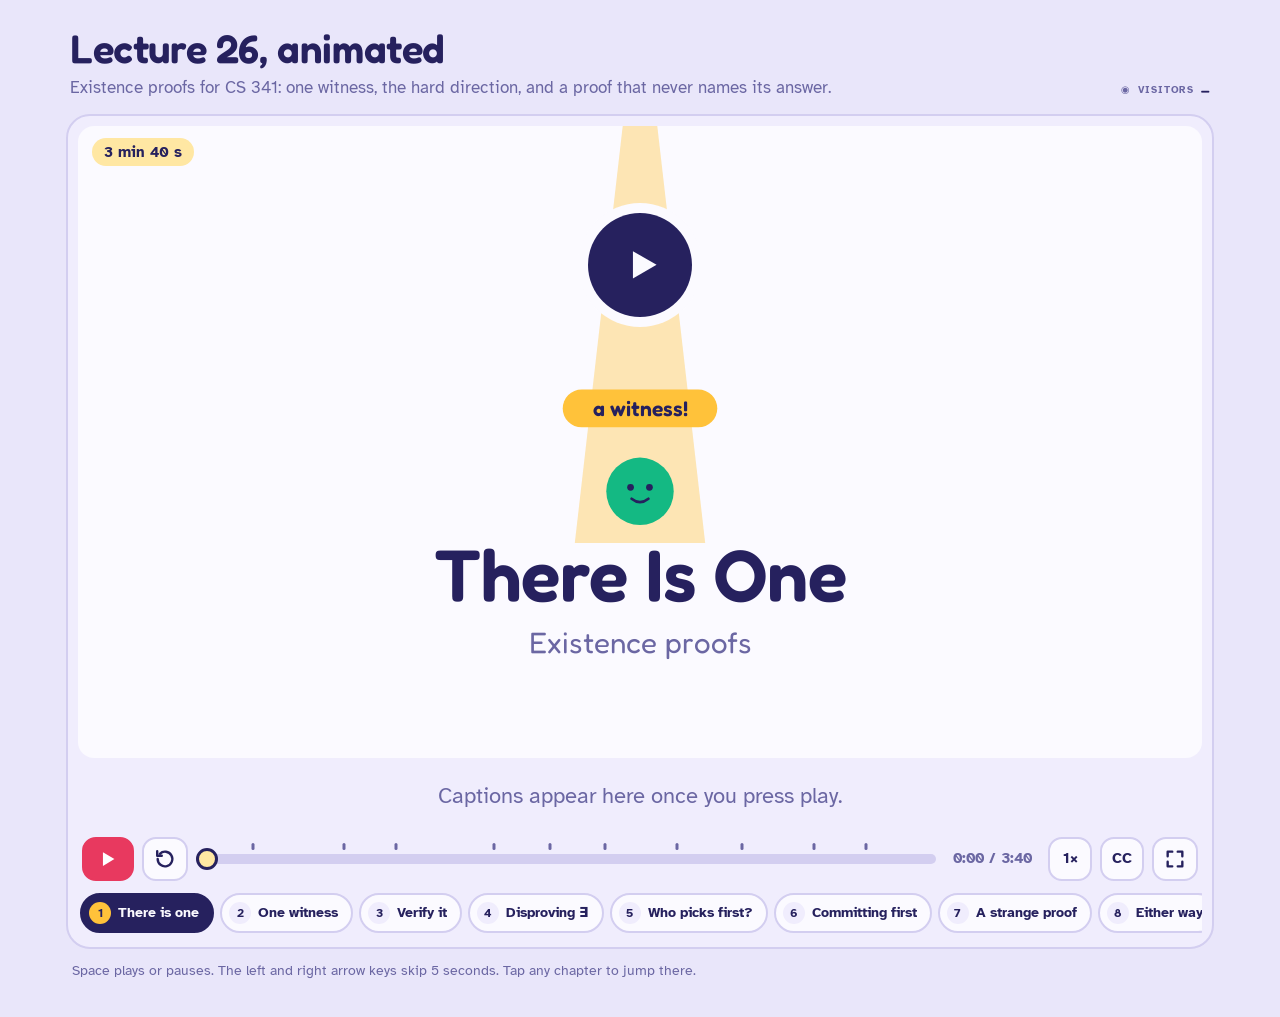
<file: animations/lecture-26-there-is-one.html>
<!DOCTYPE html>
<html lang="en">
<head>
<meta charset="utf-8">
<meta name="viewport" content="width=device-width, initial-scale=1, viewport-fit=cover">
<title>There Is One: an animated explainer</title>
<link rel="preconnect" href="https://fonts.googleapis.com">
<link rel="preconnect" href="https://fonts.gstatic.com" crossorigin>
<link href="https://fonts.googleapis.com/css2?family=Atkinson+Hyperlegible:wght@400;700&family=Fredoka:wght@400;500;600;700&display=swap" rel="stylesheet">
<style>
:root{
  --bg:#E9E6FA; --stage:#FBFAFF; --card:#F0EDFD; --ink:#26215E; --muted:#6B67A3; --line:#D3CEF0;
  --paper:#FFE7A3; --tink:#26215E; --pop:#E8395F; --mint:#14B983; --sky:#3D7BF5; --sun:#FFC23A; --grape:#7C4DEB;
  --on-strong:#FFFFFF;
  --display:"Fredoka","Nunito","Trebuchet MS","Segoe UI",system-ui,"Cambria Math","STIX Two Math",sans-serif;
  --body:"Atkinson Hyperlegible","Segoe UI",system-ui,-apple-system,"Cambria Math",sans-serif;
  color-scheme:light;
  box-sizing:border-box;
  padding-top:env(safe-area-inset-top,0px);
  padding-bottom:env(safe-area-inset-bottom,0px);
}
@media (prefers-color-scheme: dark){
  :root:not([data-theme="light"]){
    --bg:#141230; --stage:#201C4D; --card:#2A2560; --ink:#F3F1FF; --muted:#A7A2DD; --line:#3E3880;
    --paper:#FFE08A; --tink:#26215E; --pop:#FF5C80; --mint:#34D399; --sky:#6EA2FF; --sun:#FFC94D; --grape:#A784FF;
    --on-strong:#1B1846; color-scheme:dark;
  }
}
:root[data-theme="dark"]{
  --bg:#141230; --stage:#201C4D; --card:#2A2560; --ink:#F3F1FF; --muted:#A7A2DD; --line:#3E3880;
  --paper:#FFE08A; --tink:#26215E; --pop:#FF5C80; --mint:#34D399; --sky:#6EA2FF; --sun:#FFC94D; --grape:#A784FF;
  --on-strong:#1B1846; color-scheme:dark;
}
html{scroll-padding-top:env(safe-area-inset-top,0px)}
*,*::before,*::after{box-sizing:inherit}
body{margin:0;background:var(--bg);color:var(--ink);font-family:var(--body);-webkit-font-smoothing:antialiased}
.wrap{max-width:1180px;margin:0 auto;padding:20px 16px 36px}
.intro{display:flex;flex-wrap:wrap;align-items:baseline;gap:4px 16px;margin:4px 4px 14px}
.intro h1{font-family:var(--display);font-weight:600;font-size:clamp(26px,3.6vw,40px);margin:0;letter-spacing:-0.01em}
.intro p{margin:0;color:var(--muted);font-size:17px;line-height:1.4}
.player{background:var(--card);border-radius:24px;padding:10px;border:2px solid var(--line)}
.stage{position:relative;border-radius:16px;overflow:hidden;background:var(--stage);aspect-ratio:16/9;width:100%}
.stage svg{display:block;width:100%;height:100%;user-select:none;-webkit-user-select:none}
.td{font-family:var(--display)}
.tb{font-family:var(--body)}
.poster{position:absolute;inset:0;border:0;padding:0;margin:0;background:transparent;cursor:pointer;color:inherit;font:inherit}
.poster[hidden]{display:none}
.poster-btn{position:absolute;left:50%;top:22%;transform:translate(-50%,-50%);width:clamp(56px,10vw,104px);aspect-ratio:1;border-radius:50%;
  background:var(--ink);color:var(--stage);display:grid;place-items:center;box-shadow:0 0 0 clamp(5px,.9vw,10px) var(--stage);transition:transform .18s ease}
.poster-btn svg{width:42%;height:42%;margin-left:8%}
.poster:hover .poster-btn,.poster:focus-visible .poster-btn{transform:translate(-50%,-50%) scale(1.07)}
.poster:focus-visible{outline:4px solid var(--sky);outline-offset:-4px;border-radius:16px}
.poster-len{position:absolute;left:14px;top:12px;background:var(--paper);color:var(--tink);font-weight:700;font-size:clamp(12px,1.5vw,15px);padding:5px 12px;border-radius:999px}
.caption{min-height:3.3em;display:flex;align-items:center;justify-content:center;text-align:center;padding:10px 18px 6px;
  font-size:clamp(16px,1.9vw,22px);line-height:1.38;font-weight:700;color:var(--ink);margin:0;text-wrap:balance}
.caption:empty::before{content:"Captions appear here once you press play.";color:var(--muted);font-weight:400}
.caption[hidden]{display:none}
.controls{display:flex;align-items:center;gap:8px;padding:6px 4px 2px;flex-wrap:wrap}
.btn{min-width:44px;height:44px;border-radius:14px;border:2px solid var(--line);background:var(--stage);color:var(--ink);
  font:700 15px/1 var(--body);display:inline-grid;place-items:center;cursor:pointer;padding:0 10px}
.btn svg{width:22px;height:22px}
.btn:hover{border-color:var(--muted)}
.btn:focus-visible,.chip:focus-visible,input[type=range]:focus-visible{outline:3px solid var(--sky);outline-offset:2px}
.btn.play{background:var(--pop);border-color:var(--pop);color:var(--on-strong);min-width:52px}
.btn[aria-pressed="false"]{color:var(--muted)}
.scrub{position:relative;flex:1 1 220px;min-width:160px;height:44px;display:flex;align-items:center}
.ticks{position:absolute;left:11px;right:11px;top:6px;height:6px;pointer-events:none}
.ticks span{position:absolute;top:0;width:3px;height:7px;border-radius:2px;background:var(--muted);transform:translateX(-50%)}
input[type=range]{-webkit-appearance:none;appearance:none;width:100%;height:30px;background:transparent;margin:0;cursor:pointer}
input[type=range]::-webkit-slider-runnable-track{height:10px;border-radius:6px;background:linear-gradient(to right,var(--pop) var(--pct,0%),var(--line) var(--pct,0%))}
input[type=range]::-moz-range-track{height:10px;border-radius:6px;background:var(--line)}
input[type=range]::-moz-range-progress{height:10px;border-radius:6px;background:var(--pop)}
input[type=range]::-webkit-slider-thumb{-webkit-appearance:none;width:22px;height:22px;border-radius:50%;background:var(--paper);border:3px solid var(--ink);margin-top:-6px}
input[type=range]::-moz-range-thumb{width:16px;height:16px;border-radius:50%;background:var(--paper);border:3px solid var(--ink)}
.time{font:700 15px/1 var(--body);font-variant-numeric:tabular-nums;color:var(--muted);min-width:96px;text-align:center}
.chapters{display:flex;gap:6px;overflow-x:auto;padding:10px 2px 4px;scrollbar-width:thin}
.chip{flex:0 0 auto;border:2px solid var(--line);background:var(--stage);color:var(--ink);border-radius:999px;padding:7px 13px 7px 7px;
  font:700 14px/1 var(--body);cursor:pointer;display:inline-flex;align-items:center;gap:7px;white-space:nowrap}
.chip b{display:inline-grid;place-items:center;width:22px;height:22px;border-radius:50%;background:var(--card);font-size:12px}
.chip[aria-current="true"]{background:var(--ink);color:var(--stage);border-color:var(--ink)}
.chip[aria-current="true"] b{background:var(--sun);color:var(--tink)}
.hint{color:var(--muted);font-size:14px;margin:12px 6px 0;line-height:1.45}
.rotate{display:none}
@media (max-width:640px) and (orientation:portrait){.rotate{display:block}}
.player:fullscreen{display:flex;flex-direction:column;justify-content:center;border-radius:0;border:0;padding:12px;background:var(--card)}
.player:fullscreen .stage{width:min(100%,calc((100vh - 200px) * 16 / 9));margin:0 auto}
.player:fullscreen .caption,.player:fullscreen .controls,.player:fullscreen .chapters{width:min(100%,calc((100vh - 200px) * 16 / 9));margin-left:auto;margin-right:auto}
@media (max-width:560px){.time{min-width:0;font-size:13px}.btn{min-width:40px;height:40px}}
.gc-total-visitors{margin-left:auto;display:inline-flex;align-items:center;gap:7px;white-space:nowrap;font:700 10px var(--body);letter-spacing:.08em;color:var(--muted)}.gc-total-visitors strong{font:600 13px var(--display);letter-spacing:0;color:var(--ink);font-variant-numeric:tabular-nums}@media(max-width:560px){.gc-total-visitors{margin-left:0}}
</style>

<script data-goatcounter="https://cs341.goatcounter.com/count" async src="//gc.zgo.at/count.js"></script>
</head>
<body>
<main class="wrap">
  <header class="intro">
    <h1>Lecture 26, animated</h1>
    <p>Existence proofs for CS 341: one witness, the hard direction, and a proof that never names its answer.</p>
    <span class="gc-total-visitors" aria-label="Total site visitors"><span aria-hidden="true">◉</span><span>VISITORS</span><strong data-goatcounter-total aria-live="polite">—</strong></span>
  </header>
  <section class="player" id="player" aria-label="Animated explainer player">
    <div class="stage">
      <svg id="svg" viewBox="0 0 1600 900" role="img" aria-label="Animation stage. The captions below describe each scene."></svg>
      <button class="poster" id="poster" type="button" aria-label="Play the explainer">
        <span class="poster-len" id="posterLen"></span>
        <span class="poster-btn"><svg viewBox="0 0 24 24" aria-hidden="true"><path d="M6 4.5v15l13-7.5z" fill="currentColor"/></svg></span>
      </button>
    </div>
    <p class="caption" id="caption" aria-live="polite"></p>
    <div class="controls">
      <button class="btn play" id="play" type="button" aria-label="Play"></button>
      <button class="btn" id="restart" type="button" aria-label="Restart from the beginning"><svg viewBox="0 0 24 24" aria-hidden="true"><path d="M4 12a8 8 0 1 0 2.4-5.7" fill="none" stroke="currentColor" stroke-width="2.6" stroke-linecap="round"/><path d="M3.5 3.5v5h5" fill="none" stroke="currentColor" stroke-width="2.6" stroke-linecap="round" stroke-linejoin="round"/></svg></button>
      <div class="scrub"><div class="ticks" id="ticks"></div><input type="range" id="scrub" min="0" max="100" step="0.1" value="0" aria-label="Seek"></div>
      <span class="time" id="time" aria-live="off">0:00</span>
      <button class="btn" id="speed" type="button" aria-label="Playback speed">1×</button>
      <button class="btn" id="cc" type="button" aria-pressed="true" aria-label="Captions">CC</button>
      <button class="btn" id="fs" type="button" aria-label="Full screen"><svg viewBox="0 0 24 24" aria-hidden="true"><path d="M4 9V4h5M20 9V4h-5M4 15v5h5M20 15v5h-5" fill="none" stroke="currentColor" stroke-width="2.6" stroke-linecap="round" stroke-linejoin="round"/></svg></button>
    </div>
    <nav class="chapters" id="chapters" aria-label="Chapters"></nav>
  </section>
  <p class="hint">Space plays or pauses. The left and right arrow keys skip 5 seconds. Tap any chapter to jump there.</p>
  <p class="hint rotate">Turn your phone sideways for a bigger picture.</p>
</main>
<script>
(function(){
const NS='http://www.w3.org/2000/svg';
const svg=document.getElementById('svg');
const RM=!!(window.matchMedia&&matchMedia('(prefers-reduced-motion: reduce)').matches);

/* ---------- math + easing ---------- */
const clamp=(x,a=0,b=1)=>x<a?a:x>b?b:x;
const lerp=(a,b,k)=>a+(b-a)*k;
const eio=k=>k<.5?4*k*k*k:1-Math.pow(-2*k+2,3)/2;
const eout=k=>1-Math.pow(1-k,3);
const ein=k=>k*k*k;
const back=k=>{const c1=1.70158,c3=c1+1;return 1+c3*Math.pow(k-1,3)+c1*Math.pow(k-1,2);};
const P=(t,a,b,fn=eio)=>fn(clamp((t-a)/(b-a)));
const bump=(t,a,d)=>Math.sin(Math.PI*clamp((t-a)/d));
const num=k=>k<0?'\u2212'+(-k):String(k);

/* ---------- svg helpers ---------- */
function el(tag,attrs,parent){
  const e=document.createElementNS(NS,tag);let st='';
  for(const k in attrs){const v=attrs[k];if(v==null)continue;
    if(k==='text')e.textContent=v;
    else if((k==='fill'||k==='stroke')&&typeof v==='string'&&v.startsWith('--'))st+=k+':var('+v+');';
    else e.setAttribute(k,v);}
  if(st)e.setAttribute('style',st);
  if(parent)parent.appendChild(e);return e;
}
function place(g,o={}){
  const X=g._x+(o.dx||0),Y=g._y+(o.dy||0);
  let tr='translate('+X.toFixed(2)+' '+Y.toFixed(2)+')';
  if(o.r)tr+=' rotate('+o.r.toFixed(2)+')';
  if(o.sx!=null||o.sy!=null){const sx=o.sx!=null?o.sx:(o.s!=null?o.s:1),sy=o.sy!=null?o.sy:(o.s!=null?o.s:1);tr+=' scale('+Math.max(sx,.001).toFixed(3)+' '+Math.max(sy,.001).toFixed(3)+')';}
  else if(o.s!=null&&o.s!==1)tr+=' scale('+Math.max(o.s,.001).toFixed(3)+')';
  g.setAttribute('transform',tr);
  const op=o.o==null?1:clamp(o.o);
  g.setAttribute('opacity',op.toFixed(3));
  const vis=op<=.002?'hidden':'visible';if(g._vis!==vis){g.style.visibility=vis;g._vis=vis;}
}
function G(parent,x=0,y=0){const g=el('g',{},parent);g._x=x;g._y=y;place(g);return g;}
function show(g,t,a,b=1e9,extra={}){
  const k=clamp((t-a)/.5),f=1-P(t,b-.45,b,ein);
  place(g,Object.assign({s:k?back(k):.001,o:Math.min(clamp(k*3),f)},extra));return k;
}
function txt(p,x,y,str,o={}){
  return el('text',{x,y,dy:'.35em','font-size':o.size||40,'font-weight':o.weight||500,'text-anchor':o.anchor||'middle',
    fill:o.fill||'--ink',class:o.body?'tb':'td',opacity:o.op,text:str},p);
}
function gt(p,x,y,str,o={}){const g=G(p,x,y);txt(g,0,0,str,o);return g;}
function ticketD(w,h){const W=w/2,H=h/2,n=Math.min(14,h*.18),c=Math.min(14,h*.2);
  return 'M'+(-W+c)+' '+(-H)+'H'+(W-c)+'A'+c+' '+c+' 0 0 1 '+W+' '+(-H+c)+'V'+(-n)+'A'+n+' '+n+' 0 0 0 '+W+' '+n+'V'+(H-c)+'A'+c+' '+c+' 0 0 1 '+(W-c)+' '+H+
  'H'+(-W+c)+'A'+c+' '+c+' 0 0 1 '+(-W)+' '+(H-c)+'V'+n+'A'+n+' '+n+' 0 0 0 '+(-W)+' '+(-n)+'V'+(-H+c)+'A'+c+' '+c+' 0 0 1 '+(-W+c)+' '+(-H)+'Z';}
function ticket(p,w,h,fill='--paper'){const g=el('g',{},p);el('path',{d:ticketD(w,h),fill},g);return g;}
function pill(p,w,h,fill,label,o={}){const g=el('g',{},p);el('rect',{x:-w/2,y:-h/2,width:w,height:h,rx:h/2,fill},g);
  if(label!=null)txt(g,0,0,label,{size:o.size||34,weight:o.weight||600,fill:o.color||'--tink'});return g;}
function star(p,cx,cy,R,fill){let d='';for(let i=0;i<10;i++){const a=-Math.PI/2+i*Math.PI/5,rr=i%2?R*.45:R;d+=(i?'L':'M')+(cx+rr*Math.cos(a)).toFixed(1)+' '+(cy+rr*Math.sin(a)).toFixed(1);}
  return el('path',{d:d+'Z',fill},p);}
function shape(p,type,fill,s){
  if(type===0)return el('circle',{r:s,fill},p);
  if(type===1)return el('rect',{x:-s,y:-s,width:2*s,height:2*s,rx:12,fill},p);
  if(type===2)return el('path',{d:'M0 '+(-s*1.05)+' L'+(s*1.05)+' '+(s*.8)+' L'+(-s*1.05)+' '+(s*.8)+'Z',fill,stroke:fill,'stroke-width':10,'stroke-linejoin':'round'},p);
  if(type===3)return el('rect',{x:-s*.82,y:-s*.82,width:1.64*s,height:1.64*s,rx:10,fill,transform:'rotate(45)'},p);
  return star(p,0,0,s*1.2,fill);
}
function mascot(p){const g=el('g',{},p);
  el('path',{d:ticketD(124,84),fill:'--paper',stroke:'--tink','stroke-width':4},g);
  el('circle',{cx:-34,cy:10,r:7,fill:'--pop',opacity:.45},g);el('circle',{cx:34,cy:10,r:7,fill:'--pop',opacity:.45},g);
  el('circle',{cx:-17,cy:-8,r:6,fill:'--tink'},g);el('circle',{cx:17,cy:-8,r:6,fill:'--tink'},g);
  el('path',{d:'M-13 10 Q0 22 13 10',fill:'none',stroke:'--tink','stroke-width':4,'stroke-linecap':'round'},g);return g;}
function person(p,fill){const g=el('g',{},p);
  el('rect',{x:-30,y:-4,width:60,height:58,rx:26,fill},g);el('circle',{cx:0,cy:-34,r:25,fill},g);
  el('circle',{cx:-9,cy:-37,r:3.6,fill:'--tink'},g);el('circle',{cx:9,cy:-37,r:3.6,fill:'--tink'},g);
  el('path',{d:'M-8 -27 Q0 -21 8 -27',fill:'none',stroke:'--tink','stroke-width':3,'stroke-linecap':'round'},g);return g;}
function speech(p,w,h,label,o={}){const g=el('g',{},p);
  el('path',{d:'M'+(-w/2+4)+' -14 L'+(-w/2-30)+' 16 L'+(-w/2+4)+' 14Z',fill:'--grape'},g);
  el('rect',{x:-w/2,y:-h/2,width:w,height:h,rx:28,fill:'--grape'},g);
  txt(g,0,0,label,{size:o.size||36,weight:600,fill:'--on-strong'});return g;}
function dart(g){el('line',{x1:0,y1:-96,x2:0,y2:-18,stroke:'--ink','stroke-width':6,'stroke-linecap':'round'},g);
  el('path',{d:'M-11 -22 L11 -22 L0 4Z',fill:'--ink'},g);el('path',{d:'M0 -78 L-16 -106 L0 -96 L16 -106Z',fill:'--pop'},g);}
function qlen(x0,y0,cx,cy,x1,y1){let L=0,px=x0,py=y0;for(let i=1;i<=40;i++){const u=i/40,a=(1-u)*(1-u),b=2*u*(1-u),c=u*u;
  const x=a*x0+b*cx+c*x1,y=a*y0+b*cy+c*y1;L+=Math.hypot(x-px,y-py);px=x;py=y;}return L;}

/* ---------- extra helpers for algebra rows ---------- */
const pv=(t,a)=>{const k=clamp((t-a)/.5);return {s:k?back(k):.001,o:clamp(k*3)};};
let BUILDING=null,FONTV=0;
function row(p,x,y,pieces,o={}){
  const g=el('g',{},p);g._x=0;g._y=0;g._pc=[];g._ax=x;g._ay=y;g._anchor=o.anchor||'start';const S=o.size||44;
  if(o.bg){const h=o.bgH||S*1.9;g._bg=el('rect',{y:y-h/2,height:h,rx:22,fill:o.bg,stroke:o.bgStroke||null,'stroke-width':o.bgStroke?5:null},g);g._padX=o.padX||32;}
  pieces.forEach(pc=>{const [s,q={}]=Array.isArray(pc)?pc:[pc,{}];const sz=q.size||S;let rect=null;
    if(q.box)rect=el('rect',{y:y-sz*.68,height:sz*1.36,rx:12,fill:q.box},g);
    const t=el('text',{x,y,dy:'.35em','font-size':sz,'font-weight':q.weight||o.weight||500,'text-anchor':'start',
      fill:q.fill||(q.box?'--tink':(o.fill||'--ink')),class:'td',text:s.replace(/ /g,'\u00A0')},g);
    g._pc.push({t,rect,pad:q.box?12:0});});
  layoutRow(g);if(BUILDING)BUILDING.rows.push(g);return g;
}
let MEAS=null;const MCACHE={};
function measure(t){
  if(!MEAS)MEAS=el('text',{x:-5000,y:-5000,class:'td',opacity:0,'aria-hidden':'true'},svg);
  const sz=t.getAttribute('font-size'),w=t.getAttribute('font-weight'),s=t.textContent,key=FONTV+'|'+sz+'|'+w+'|'+s;
  if(MCACHE[key]!=null)return MCACHE[key];
  MEAS.setAttribute('font-size',sz);MEAS.setAttribute('font-weight',w);MEAS.textContent=s;
  let l=0;try{l=MEAS.getComputedTextLength();}catch(e){}
  return MCACHE[key]=l;
}
function layoutRow(g){
  const ws=g._pc.map(pc=>measure(pc.t)+pc.pad*2);
  const tot=ws.reduce((a,b)=>a+b,0);let x=g._anchor==='middle'?g._ax-tot/2:g._ax;g._x0=x;g._w=tot;
  g._pc.forEach((pc,i)=>{if(pc.rect){pc.rect.setAttribute('x',(x+3).toFixed(1));pc.rect.setAttribute('width',Math.max(ws[i]-6,0).toFixed(1));}
    pc.t.setAttribute('x',(x+pc.pad).toFixed(1));pc.x=x;pc.w=ws[i];x+=ws[i];});
  if(g._bg){g._bg.setAttribute('x',(g._x0-g._padX).toFixed(1));g._bg.setAttribute('width',(tot+2*g._padX).toFixed(1));}
}
function frac(p,x,y,num,den,o={}){const g=G(p,x,y),s=o.size||48,w=o.w||Math.max(num.length,den.length)*s*.55+24;
  txt(g,0,-s*.78,num,{size:s,weight:o.weight||500,fill:o.fill});
  el('line',{x1:-w/2,y1:0,x2:w/2,y2:0,stroke:o.fill||'--ink','stroke-width':5,'stroke-linecap':'round'},g);
  txt(g,0,s*.78,den,{size:s,weight:o.weight||500,fill:o.fill});return g;}
function tracker(p,x,y,gap,labels,o={}){
  const W=o.w||250;
  const items=labels.map((l,i)=>{const g=G(p,o.horiz?x+gap*i:x,o.horiz?y:y+gap*i);
    const bg=el('rect',{x:-W/2,y:-30,width:W,height:60,rx:30,fill:'--card',stroke:'--line','stroke-width':3},g);
    const c=el('circle',{cx:-W/2+32,cy:0,r:20,fill:'--line'},g);
    const n=txt(g,-W/2+32,0,String(i+1),{size:24,weight:700,fill:'--muted'});
    const tx=txt(g,-W/2+62,0,l,{size:28,weight:600,anchor:'start',fill:'--muted'});
    return {g,bg,c,n,tx};});
  return {items,update(t,times,end,appear){items.forEach((it,i)=>{
    const on=t>=times[i],done=t>=(i<items.length-1?times[i+1]:end),st=done?2:on?1:0;
    if(it._st!==st){it._st=st;
      it.bg.setAttribute('style','fill:var('+(st===1?'--sun':'--card')+');stroke:var('+(st===1?'--sun':st===2?'--mint':'--line')+')');
      it.c.setAttribute('style','fill:var('+(st===0?'--line':st===1?'--tink':'--mint')+')');
      it.n.setAttribute('style','fill:var('+(st===0?'--muted':st===1?'--sun':'--tink')+')');it.n.textContent=st===2?'✓':String(i+1);
      it.tx.setAttribute('style','fill:var('+(st===1?'--tink':st===2?'--ink':'--muted')+')');}
    const k=P(t,appear+i*.15,appear+.4+i*.15);place(it.g,{o:k,s:1+.08*(on&&!done?bump(t,times[i],.4):0)});});}};
}
function check(p,x,y){const c=G(p,x,y);el('circle',{r:24,fill:'--mint'},c);
  el('path',{d:'M-10 0 L-3 8 L11 -8',fill:'none',stroke:'--tink','stroke-width':5,'stroke-linecap':'round','stroke-linejoin':'round'},c);return c;}

/* =================================================================
   SCENES  (each: title, dur, caps [local time, text], build, update)
   ================================================================= */
const scenes=[];
function boxCard(p,x,y,w,h,stroke){const g=G(p,x,y);g._r=el('rect',{x:-w/2,y:-h/2,width:w,height:h,rx:28,fill:'--card',stroke:stroke||'--line','stroke-width':stroke?5:3},g);return g;}
function slideIn(g,t,a,dx=40){const k=P(t,a,a+.5,eout);place(g,{dx:-(1-k)*dx,o:k});}
function stampBox(p,x,y,w,label,size){const g=G(p,x,y);el('rect',{x:-w/2,y:-58,width:w,height:116,rx:18,fill:'--stage',stroke:'--pop','stroke-width':9},g);txt(g,0,0,label,{size:size||52,weight:700,fill:'--pop'});return g;}
function slam(g,t,a,r=-5){const k=clamp((t-a)/.4);place(g,{s:k?lerp(1.8,1,eout(k)):.001,o:clamp(k*4),r});}
function clen(x0,y0,x1,y1,x2,y2,x3,y3){let L=0,px=x0,py=y0;for(let i=1;i<=48;i++){const u=i/48,v=1-u;
  const x=v*v*v*x0+3*v*v*u*x1+3*v*u*u*x2+u*u*u*x3,y=v*v*v*y0+3*v*v*u*y1+3*v*u*u*y2+u*u*u*y3;L+=Math.hypot(x-px,y-py);px=x;py=y;}return L;}
function chk(p,x,y,fill='--mint'){const c=G(p,x,y);el('circle',{r:24,fill},c);el('path',{d:'M-10 0 L-3 8 L11 -8',fill:'none',stroke:'--tink','stroke-width':5,'stroke-linecap':'round','stroke-linejoin':'round'},c);return c;}
/* math text with superscripts: parts = [str | [str,{sup,fill,weight}]] */
function mt(p,x,y,parts,o={}){const S=o.size||44;const t=el('text',{x,y,dy:'.35em','font-size':S,'font-weight':o.weight||500,'text-anchor':o.anchor||'middle',fill:o.fill||'--ink',class:'td'},p);
  let up=false;parts.forEach(pt=>{const [s,q={}]=Array.isArray(pt)?pt:[pt,{}];const a={text:s.replace(/ /g,'\u00A0')};
    if(q.sup&&!up){a.dy=(-S*.42).toFixed(1);up=true;}else if(!q.sup&&up){a.dy=(S*.42).toFixed(1);up=false;}
    if(q.sup)a['font-size']=Math.round(S*.62);if(q.fill)a.fill=q.fill;if(q.weight)a['font-weight']=q.weight;el('tspan',a,t);});return t;}
function face(p,r,fill){const g=el('g',{},p);el('circle',{r,fill},g);el('circle',{cx:-r*.28,cy:-r*.12,r:r*.1,fill:'--tink'},g);el('circle',{cx:r*.28,cy:-r*.12,r:r*.1,fill:'--tink'},g);
  el('path',{d:`M${-r*.25} ${r*.22} Q0 ${r*.42} ${r*.25} ${r*.22}`,fill:'none',stroke:'--tink','stroke-width':Math.max(2,r*.08),'stroke-linecap':'round'},g);return g;}
function giftBox(p,open,q){const g=G(p,0,0);el('rect',{x:-60,y:-20,width:120,height:90,rx:10,fill:'--sky'},g);el('rect',{x:-9,y:-20,width:18,height:90,fill:'--sun'},g);
  if(q)txt(g,0,26,'?',{size:48,weight:700,fill:'--on-strong'});
  const lid=G(g,-68,-48);el('rect',{x:0,y:0,width:136,height:30,rx:8,fill:'--grape'},lid);el('rect',{x:59,y:0,width:18,height:30,fill:'--sun'},lid);g._lid=lid;return g;}

/* 1. There is one */
scenes.push((()=>{
  let crowd=[],beam,wit,tag,title,sub,B,cA,cE,miniA=[],spotE;
  const CH=9,CX=856,CY=362;
  return {title:'There is one',dur:14,
  caps:[[0.3,'Every method so far proved statements about every element.'],[3.2,'Today’s statements say “there exists,” and one witness does the whole job.'],[4.8,'Today: existence proofs.'],[8,'“For every” needs an argument that covers them all. “There exists” needs just one.'],[11.6,'And they hide one of the strangest proofs in the course.']],
  build(r){
    beam=el('path',{d:'M0 0',fill:'--sun','fill-opacity':.38},r);
    for(let rw=0;rw<3;rw++)for(let c=0;c<6;c++){const g=G(r,520+c*112,270+rw*92);face(g,30,'--line');crowd.push(g);}
    wit=G(r,CX,CY);face(wit,30,'--mint');
    tag=G(r,800,402);pill(tag,220,54,'--sun','a witness!',{size:30});
    title=gt(r,800,640,'There Is One',{size:104,weight:600});
    sub=gt(r,800,736,'Existence proofs',{size:42,weight:400,fill:'--muted'});
    B=G(r,0,0);
    cA=boxCard(B,470,450,600,450);txt(cA,0,-118,'∀',{size:150,weight:600,fill:'--pop'});txt(cA,0,18,'for every x',{size:38,weight:700});txt(cA,0,62,'argue about all of them',{size:28,weight:500,fill:'--muted'});
    for(let i=0;i<7;i++){const g=G(cA,-216+i*72,150);face(g,24,'--mint');miniA.push(g);}
    cE=boxCard(B,1130,450,600,450);txt(cE,0,-118,'∃',{size:150,weight:600,fill:'--mint'});txt(cE,0,18,'there exists an x',{size:38,weight:700});txt(cE,0,62,'one witness does it',{size:28,weight:500,fill:'--muted'});
    spotE=G(cE,0,150);el('path',{d:'M-14 -120 L14 -120 L46 30 L-46 30Z',fill:'--sun','fill-opacity':.4},spotE);face(spotE,26,'--mint');
  },
  update(t){
    const lv=P(t,7.4,8,ein),fade=P(t,3.6,4.4);
    crowd.forEach((g,i)=>{const v=pv(t,.3+i*.05);place(g,{s:v.s,o:v.o*(i===CH?(t<3.2?1:0):1-fade)*(1-lv)});});
    const mv=P(t,3.4,4.2),sc=lerp(1,1.6,mv);
    wit._x=lerp(CX,800,mv);wit._y=lerp(CY,520,mv);place(wit,{o:(t>=3.2?1:0)*(1-lv),s:sc*(1+.15*bump(t,3.2,.35))});
    let tx,ty;if(t<3){const u=P(t,1.6,3,x=>x);tx=688+170*Math.sin(u*Math.PI*2.5);ty=CY;}else{tx=wit._x;ty=wit._y;}
    const s2=t<3?1:sc,hw=58*s2,by=ty+46*s2;
    beam.setAttribute('d','M780 -40 L820 -40 L'+(tx+hw).toFixed(1)+' '+by.toFixed(1)+' L'+(tx-hw).toFixed(1)+' '+by.toFixed(1)+'Z');
    beam.setAttribute('opacity',(P(t,1.4,1.8)*(1-lv)).toFixed(2));
    show(tag,t,4.4,7.8);
    place(title,{o:P(t,4.6,5.2)*(1-lv),dy:(1-P(t,4.6,5.2,eout))*30});
    place(sub,{o:P(t,5.2,5.8)*(1-lv),dy:(1-P(t,5.2,5.8,eout))*20});
    place(B,{o:P(t,7.8,8.2)});show(cA,t,8.2);miniA.forEach((g,i)=>show(g,t,9+i*.12));show(cE,t,9.8);show(spotE,t,10.6);
  }};
})());

/* 2. One witness */
scenes.push((()=>{
  let head,def,th1,th2,c1,bars={},vals={},labs={},ring,others,A1,L1a,L1b,c2,pin,A2,L2a,L2b,tW,tC,fin;
  const BX=n=>450+110*n,AX=560,SC=55;
  return {title:'One witness',dur:28,
  caps:[[0.6,'To prove “there exists”, name one specific element, then check that it works.'],[3.6,'Result 3.34: there exists an integer n with 2 − n² > 0.'],[6.6,'Pick a witness: n = 1. Then check: 2 − 1² = 1, which is greater than 0.'],[11.4,'Other witnesses exist too, like n = 0. But one is all you need.'],[15.4,'Result 3.36: there exists a real number x with x² − 8 = 0.'],[19.4,'Witness: x = √8. Check: (√8)² − 8 = 8 − 8 = 0. Done.'],[24.4,'Name it, then check it. That’s an existence proof.']],
  build(r){
    head=gt(r,800,95,'One witness proves it',{size:60,weight:600});
    def=G(r,800,180);ticket(def,1300,88);row(def,0,0,[['To prove ∃x ∈ S, R(x):',{weight:700}],'  name one a ∈ S, then check that R(a) is true.'],{size:32,anchor:'middle',fill:'--tink'});
    th1=G(r,800,272);row(th1,0,0,[['Result 3.34',{weight:700}],'   There exists an integer n with 2 − n² > 0.'],{size:34,anchor:'middle'});
    th2=G(r,800,272);row(th2,0,0,[['Result 3.36',{weight:700}],'   There exists a real number x with x² − 8 = 0.'],{size:34,anchor:'middle'});
    c1=G(r,0,0);el('line',{x1:170,y1:AX,x2:730,y2:AX,stroke:'--ink','stroke-width':5,'stroke-linecap':'round'},c1);
    txt(c1,450,360,'2 − n²',{size:30,weight:700,fill:'--muted'});txt(c1,150,AX,'0',{size:26,weight:600,fill:'--muted'});
    for(let n=-2;n<=2;n++){const v=2-n*n;bars[n]=el('rect',{x:BX(n)-38,y:AX,width:76,height:0,rx:12,fill:v>0?'--mint':'--pop'},c1);
      vals[n]=gt(c1,BX(n),v>0?AX-v*SC-24:AX-v*SC+26,String(v).replace('-','−'),{size:28,weight:700});
      labs[n]=gt(c1,BX(n),v>0?AX+30:AX-28,'n = '+num(n),{size:24,weight:600,fill:'--muted'});}
    ring=el('rect',{x:BX(1)-58,y:AX-SC-70,width:116,height:SC+120,rx:22,fill:'none',stroke:'--sun','stroke-width':6,'stroke-dasharray':'12 9'},c1);
    others=G(c1,450,740);pill(others,470,54,'--card','n = 0 and n = −1 work too',{size:26,color:'--ink'});
    A1=G(r,0,0);
    L1a=row(A1,900,440,['Let  ',['n = 1',{box:'--sky',fill:'--on-strong',weight:700}],'.'],{size:42});
    L1b=row(A1,900,530,['Then  2 − 1² = 1 > 0  ',['✓',{fill:'--mint',weight:700}]],{size:42});
    c2=G(r,0,0);el('line',{x1:190,y1:AX,x2:710,y2:AX,stroke:'--ink','stroke-width':5,'stroke-linecap':'round'},c2);
    for(let k=0;k<=4;k++){const g=G(c2,200+125*k,AX);el('line',{x1:0,y1:-12,x2:0,y2:12,stroke:'--ink','stroke-width':4},g);txt(g,0,40,String(k),{size:28,weight:600});}
    pin=G(c2,200+Math.sqrt(8)*125,AX);el('line',{x1:0,y1:0,x2:0,y2:-80,stroke:'--sky','stroke-width':5},pin);el('circle',{r:12,fill:'--sky'},pin);
    pill(G(pin,0,-110),200,54,'--sky','√8 ≈ 2.83',{size:28,color:'--on-strong'});
    A2=G(r,0,0);
    L2a=row(A2,900,440,['Let  ',['x = √8',{box:'--sky',fill:'--on-strong',weight:700}],'.'],{size:42});
    L2b=row(A2,900,530,['Then  (√8)² − 8 = 8 − 8 = 0  ',['✓',{fill:'--mint',weight:700}]],{size:40});
    tW=G(r,815,440);pill(tW,140,46,'--sky','witness',{size:24,color:'--on-strong'});
    tC=G(r,815,530);pill(tC,140,46,'--mint','check',{size:24});
    fin=G(r,1150,650);pill(fin,520,70,'--grape','Name it, then check it.',{size:34,color:'--on-strong'});
  },
  update(t){
    place(head,{o:P(t,.4,1)});show(def,t,.6);
    const out1=1-P(t,15,15.4);
    place(th1,{o:P(t,3.6,4.1)*out1});place(th2,{o:P(t,15.4,15.9)});
    place(c1,{o:P(t,4,4.4)*out1});
    for(let n=-2;n<=2;n++){const v=2-n*n,a=4.4+(n+2)*.15,k=P(t,a,a+.6,eout),h=Math.abs(v)*SC*k;
      bars[n].setAttribute('y',(v>0?AX-h:AX).toFixed(1));bars[n].setAttribute('height',h.toFixed(1));place(vals[n],{o:P(t,a+.3,a+.6)});place(labs[n],{o:P(t,a,a+.4)});}
    ring.setAttribute('opacity',P(t,8.4,8.8));show(others,t,11.6);
    place(A1,{o:out1});slideIn(L1a,t,6.8);slideIn(L1b,t,8.4);
    place(c2,{o:P(t,15.6,16)});show(pin,t,19.6);
    place(A2,{});slideIn(L2a,t,19.6);slideIn(L2b,t,21.6);
    show(tW,t,7.2);show(tC,t,8.8);show(fin,t,24.6);
  }};
})());

/* 3. Verify it */
scenes.push((()=>{
  let head,pL,pR,full,stamp,bottom;
  return {title:'Verify it',dur:16,
  caps:[[0.6,'An existence proof has two halves: the witness, and the check.'],[4.8,'Drop the check, and all you’ve done is announce a guess.'],[6.4,'“Let n = 1” on its own is half a proof.'],[10.4,'Writing the witness without verifying it is the most common way these proofs lose points.']],
  build(r){
    head=gt(r,800,95,'Verify, don’t just announce',{size:60,weight:600});
    pL=G(r,590,400);el('path',{d:'M-210 -64 H210 V-20 A20 20 0 0 1 210 20 V64 H-210 Z',fill:'--sky'},pL);
    txt(pL,-10,-18,'Let n = 1.',{size:42,weight:700,fill:'--on-strong'});txt(pL,-10,32,'the witness',{size:26,weight:600,fill:'--on-strong',op:.8});
    pR=G(r,1010,400);el('path',{d:'M-210 -64 H210 V64 H-210 V20 A20 20 0 0 0 -210 -20 Z',fill:'--mint'},pR);
    txt(pR,12,-18,'Then 2 − 1² = 1 > 0 ✓',{size:34,weight:700,fill:'--tink'});txt(pR,12,32,'the check',{size:26,weight:600,fill:'--tink',op:.8});
    full=G(r,800,560);pill(full,420,64,'--mint','a complete proof ✓',{size:32});
    stamp=stampBox(r,590,585,480,'half a proof',50);
    bottom=G(r,800,780);pill(bottom,1220,80,'--grape','The witness without the check is how existence proofs lose points.',{size:32,color:'--on-strong'});
  },
  update(t){
    place(head,{o:P(t,.4,1)});
    show(pL,t,.8,1e9,{r:t>6.8&&t<7.8&&!RM?Math.sin((t-6.8)*25)*3:0});
    const v=pv(t,1.4),aw=P(t,5,6,ein);place(pR,{s:v.s,o:v.o*(1-aw),dx:aw*520,r:aw*12});
    show(full,t,2.4,5);slam(stamp,t,6.4,-6);show(bottom,t,10.4);
  }};
})());

/* 4. Disproving existence */
scenes.push((()=>{
  let head,rule,sub,ex,chart,curve,CL,flr,flab,zlab,dots=[],L=[],concl,bottom;
  const PX=x=>430+x*165,PY=y=>745-y*52,f=x=>x**4-2*x*x+2;
  return {title:'Disproving ∃',dur:30,
  caps:[[0.6,'Now flip it: how do you show a “there exists” statement is false?'],[3.6,'You must show that every element fails. That’s an argument about all of them.'],[7.6,'Example 3.39. Disprove: some real x satisfies x⁴ + 2 = 2x².'],[11,'Testing values never finds a solution, but testing alone proves nothing.'],[15,'Instead, rewrite: x⁴ − 2x² + 2 = (x² − 1)² + 1.'],[20.4,'A square is at least 0, so this is always at least 1. It can never equal 0.'],[25.4,'One example proves “there exists.” Refuting it takes an argument covering the whole domain.']],
  build(r){
    head=gt(r,800,95,'Disproving ∃ is the hard direction',{size:56,weight:600});
    rule=G(r,800,182);row(rule,0,0,['To show  ',['∃x ∈ S, R(x)',{box:'--sky',fill:'--on-strong',weight:700}],'  is false, show  ',['∀x ∈ S, ∼R(x)',{box:'--pop',fill:'--on-strong',weight:700}]],{size:34,anchor:'middle'});
    sub=gt(r,800,240,'That’s an argument about every element. Testing can’t do it.',{size:28,weight:600,fill:'--muted'});
    ex=G(r,800,318);ticket(ex,1100,80);row(ex,0,0,[['Example 3.39',{weight:700}],'   Disprove: there is a real x with x⁴ + 2 = 2x².'],{size:32,anchor:'middle',fill:'--tink'});
    chart=G(r,0,0);
    el('line',{x1:PX(0),y1:395,x2:PX(0),y2:760,stroke:'--muted','stroke-width':3},chart);
    el('line',{x1:120,y1:PY(0),x2:745,y2:PY(0),stroke:'--ink','stroke-width':5,'stroke-linecap':'round'},chart);
    zlab=gt(chart,PX(0)-18,PY(0)+22,'0',{size:24,weight:700,fill:'--muted'});
    flr=el('line',{x1:120,y1:PY(1),x2:745,y2:PY(1),stroke:'--sun','stroke-width':5,'stroke-dasharray':'14 10'},chart);
    flab=gt(chart,128,PY(1)+24,'never below 1',{size:22,weight:700,fill:'--muted',anchor:'start'});
    let d='';for(let i=0;i<=120;i++){const x=-1.8+3.6*i/120;d+=(i?'L':'M')+PX(x).toFixed(1)+' '+PY(f(x)).toFixed(1);}
    curve=el('path',{d,fill:'none',stroke:'--grape','stroke-width':6,'stroke-linecap':'round','stroke-linejoin':'round'},chart);
    CL=0;{let px=PX(-1.8),py=PY(f(-1.8));for(let i=1;i<=120;i++){const x=-1.8+3.6*i/120;CL+=Math.hypot(PX(x)-px,PY(f(x))-py);px=PX(x);py=PY(f(x));}}
    curve.setAttribute('stroke-dasharray',CL.toFixed(1));
    txt(chart,PX(0)+16,418,'y = x⁴ − 2x² + 2',{size:24,weight:700,fill:'--grape',anchor:'start'});
    [-1.5,-.5,.7,1.3].forEach(x=>{const g=G(chart,PX(x),PY(f(x)));el('circle',{r:9,fill:'--pop'},g);pill(G(g,0,-34),76,36,'--pop','≠ 0',{size:20,color:'--on-strong'});dots.push(g);});
    L.push(row(r,800,420,['x⁴ + 2 = 2x²  means  ',['x⁴ − 2x² + 2 = 0',{weight:700}]],{size:30,weight:600}));
    L.push(row(r,800,500,['x⁴ − 2x² + 2 ','= (x⁴ − 2x² + 1) + 1'],{size:38}));
    L.push(row(r,0,575,['= (x² − 1)² + 1'],{size:38}));
    L.push(row(r,0,650,['≥ ',['0 + 1 = 1 > 0',{box:'--sun',weight:600}]],{size:38}));
    concl=G(r,1140,735);pill(concl,640,64,'--mint','Never 0, so no such real x exists ✓',{size:30});
    bottom=G(r,800,815);pill(bottom,1180,70,'--grape','One example proves ∃. Refuting ∃ takes the whole domain.',{size:32,color:'--on-strong'});
  },
  update(t){
    place(head,{o:P(t,.4,1)});place(rule,{o:P(t,1.2,1.7)});place(sub,{o:P(t,3.8,4.3)});show(ex,t,7.8);
    place(chart,{o:P(t,8.2,8.6)});
    curve.setAttribute('stroke-dashoffset',(CL*(1-P(t,8.6,10.4))).toFixed(1));
    flr.setAttribute('opacity',P(t,20.6,21));place(flab,{o:P(t,20.8,21.2)});
    dots.forEach((g,i)=>show(g,t,11.2+i*.5));
    const ex1=L[1]._pc[1].x;for(let i=2;i<4;i++)if(Math.abs(L[i]._ax-ex1)>.5){L[i]._ax=ex1;layoutRow(L[i]);}
    [15.2,16.6,18,20.8].forEach((a,i)=>slideIn(L[i],t,a));
    show(concl,t,23);show(bottom,t,25.6);
  }};
})());

/* 5. Who picks first? */
scenes.push((()=>{
  let head,leg1,leg2,th1,th2,ord1,ord2,chal,you,cards=[],res=[],note1,note2,bottom;
  const SS={x:650,y:480},RS={x:950,y:480},CHP={x:230,y:470},YOU={x:1370,y:470};
  const CARD=[['s = √2','s',5,10.6],['r = 1','r',6.6,10.6],['s = π','s',11,16.6],['r = 1','r',11.8,16.6],
              ['r = 1','r',19.4,23],['s = √2','s',20.6,23],['r = 0','r',23.6,1e9],['s = √2','s',24.6,25.8],['s = π','s',25.8,27],['s = e','s',27,1e9]];
  const RES=[['rs = √2: irrational ✓',1,8,10.6],['rs = π: irrational ✓',1,12.6,16.6],['rs = √2: irrational ✗  you lose',0,21.4,23],
             ['0 · √2 = 0: rational ✓',1,25.2,26.4],['0 · π = 0: rational ✓',1,26.4,27.6],['0 · e = 0: rational ✓',1,27.6,1e9]];
  return {title:'Who picks first?',dur:34,chapters:[[0,'Who picks first?'],[17,'Committing first']],
  caps:[[0.6,'Mixed quantifiers are a game. “For every”: the challenger picks. “There exists”: you pick.'],[4.8,'Result 3.40: for every irrational s, there’s a rational r with rs irrational. The challenger goes first.'],[8,'They pick s = √2. You answer r = 1, and rs = √2 is irrational.'],[11,'They pick π. r = 1 works again.'],[13.6,'Since you pick after s, r could depend on s. Here it happens not to.'],[17.2,'Result 3.41 flips the order: one rational r that works for every irrational s.'],[19.4,'Now you commit first. Try r = 1… the challenger picks √2, and rs is irrational. You lose.'],[23.6,'Try r = 0. Whatever s they pick, rs = 0, which is rational.'],[28.4,'r had to work for every s at once, so only 0 can do it. Choose each witness where its quantifier appears.']],
  build(r){
    head=gt(r,800,95,'Who picks first?',{size:60,weight:600});
    leg1=G(r,560,178);pill(leg1,420,54,'--pop','∀ : the challenger picks',{size:28,color:'--on-strong'});
    leg2=G(r,1040,178);pill(leg2,320,54,'--mint','∃ : you pick',{size:28});
    th1=G(r,800,262);ticket(th1,1340,84);row(th1,0,0,[['Result 3.40',{weight:700}],'   For every irrational s, there is a rational r with rs irrational.'],{size:30,anchor:'middle',fill:'--tink'});
    th2=G(r,800,262);ticket(th2,1340,84);row(th2,0,0,[['Result 3.41',{weight:700}],'   There is a rational r such that for every irrational s, rs is rational.'],{size:30,anchor:'middle',fill:'--tink'});
    ord1=G(r,800,346);row(ord1,0,0,[['1. challenger picks s',{box:'--pop',fill:'--on-strong',weight:700}],'    →    ',['2. you pick r',{box:'--mint',weight:700}]],{size:28,anchor:'middle'});
    ord2=G(r,800,346);row(ord2,0,0,[['1. you pick r first',{box:'--mint',weight:700}],'    →    ',['2. challenger picks any s',{box:'--pop',fill:'--on-strong',weight:700}]],{size:28,anchor:'middle'});
    chal=G(r,CHP.x,CHP.y);el('circle',{r:56,fill:'--pop'},chal);txt(chal,0,0,'∀',{size:56,weight:700,fill:'--on-strong'});txt(chal,0,92,'challenger',{size:26,weight:600,fill:'--muted'});
    you=G(r,YOU.x,YOU.y);mascot(you);txt(you,0,92,'you',{size:26,weight:600,fill:'--muted'});
    el('rect',{x:SS.x-110,y:SS.y-50,width:220,height:100,rx:20,fill:'none',stroke:'--line','stroke-width':4,'stroke-dasharray':'10 8'},r);
    el('rect',{x:RS.x-110,y:RS.y-50,width:220,height:100,rx:20,fill:'none',stroke:'--line','stroke-width':4,'stroke-dasharray':'10 8'},r);
    CARD.forEach(([l,k])=>{const g=G(r,0,0);ticket(g,200,84,k==='s'?'--pop':'--mint');txt(g,0,0,l,{size:34,weight:700,fill:k==='s'?'--on-strong':'--tink'});g._k=k;cards.push(g);});
    RES.forEach(([l,ok])=>{const g=G(r,800,612);pill(g,ok?520:620,64,ok?'--mint':'--pop',l,{size:30,color:ok?'--tink':'--on-strong'});res.push(g);});
    note1=gt(r,800,700,'r comes after s, so it may depend on s. Here r = 1 always works.',{size:30,weight:600,fill:'--muted'});
    note2=gt(r,800,700,'r had to work for every s at once, so only 0 can do it.',{size:30,weight:600,fill:'--muted'});
    bottom=G(r,800,792);pill(bottom,1100,70,'--grape','Choose each witness where its quantifier appears (Week 4)',{size:31,color:'--on-strong'});
  },
  update(t){
    place(head,{o:P(t,.4,1)});show(leg1,t,.8);show(leg2,t,1.4);
    show(th1,t,2.2,16.8);show(th2,t,17.2);place(ord1,{o:P(t,3.4,3.9)*(1-P(t,16.6,17))});place(ord2,{o:P(t,18,18.5)});
    show(chal,t,2.6);show(you,t,2.9,1e9,{dy:RM?0:-Math.abs(Math.sin(t*3))*5});
    cards.forEach((g,i)=>{const [,k,a,b]=CARD[i],from=k==='s'?CHP:YOU,to=k==='s'?SS:RS,q=P(t,a,a+.7);
      g._x=lerp(from.x,to.x,q);g._y=lerp(from.y,to.y,q)-Math.sin(Math.PI*q)*90;
      place(g,{o:(t>=a?1:0)*(1-P(t,b-.3,b)),s:lerp(.5,1,q),r:(1-q)*(k==='s'?-30:30)});});
    res.forEach((g,i)=>{const [,,a,b]=RES[i];show(g,t,a,b);});
    place(note1,{o:P(t,13.6,14.1)*(1-P(t,16.3,16.6))});place(note2,{o:P(t,28.6,29.1)});show(bottom,t,30.6);
  }};
})());

/* 6. A strange proof */
scenes.push((()=>{
  let head,thm,box,qs=[],lock,neverL,pL,pR,LL,LR,c1,c2,c1l=[],c2l=[],k1,k2,either,which,nonc,rec,trueT;
  return {title:'A strange proof',dur:42,chapters:[[0,'A strange proof'],[22,'Either way']],
  caps:[[0.6,'Now for the strange one. Result 3.38: there are irrational numbers a and b with a to the b rational.'],[5.4,'Look at √2 to the power √2. It’s either rational or irrational. We don’t know which.'],[10,'Case 1: it’s rational. Then a = b = √2 works. Done.'],[14.6,'Case 2: it’s irrational. Then take a = √2 to the power √2, and b = √2. Now a to the b is √2 squared, which is 2. Rational!'],[20.6,'Either way, a suitable pair exists.'],[23.6,'But read that again: the proof never says which case holds.'],[27.6,'We proved a pair exists without being able to name it. That’s a non-constructive proof, built from proof by cases.'],[34,'For the record, √2 to the power √2 is irrational, so Case 2 is the true one. But proving that is far beyond this course.']],
  build(r){
    head=gt(r,800,95,'A proof that doesn’t tell you the answer',{size:52,weight:600});
    thm=G(r,800,178);ticket(thm,1200,84);mt(thm,0,0,[['Result 3.38   ',{weight:700}],'There exist irrational numbers a and b with a',['b',{sup:true}],' rational.'],{size:32,fill:'--tink'});
    pL=el('path',{d:'M800 374 C800 412 430 396 430 432',fill:'none',stroke:'--sky','stroke-width':8,'stroke-linecap':'round'},r);LL=clen(800,374,800,412,430,396,430,432);pL.setAttribute('stroke-dasharray',LL.toFixed(1));
    pR=el('path',{d:'M800 374 C800 412 1170 396 1170 432',fill:'none',stroke:'--mint','stroke-width':8,'stroke-linecap':'round'},r);LR=clen(800,374,800,412,1170,396,1170,432);pR.setAttribute('stroke-dasharray',LR.toFixed(1));
    box=G(r,800,318);el('rect',{x:-150,y:-56,width:300,height:112,rx:24,fill:'--card',stroke:'--grape','stroke-width':5},box);mt(box,0,6,['√2',['√2',{sup:true}]],{size:58,weight:700});
    [[-200,-18],[198,-30],[-182,40],[190,36]].forEach(([x,y],i)=>qs.push(gt(r,800+x,318+y,'?',{size:i%2?46:40,weight:700,fill:'--pop'})));
    lock=G(box,138,-52);const sh=G(lock,0,-14);el('path',{d:'M-12 0 V-10 A12 12 0 0 1 12 -10 V0',fill:'none',stroke:'--ink','stroke-width':6,'stroke-linecap':'round'},sh);el('rect',{x:-18,y:-16,width:36,height:30,rx:7,fill:'--ink'},lock);
    neverL=G(r,1080,318);pill(neverL,220,48,'--sun','never opened',{size:26});
    c1=boxCard(r,430,548,660,232,'--sky');pill(G(c1,0,-84),330,50,'--sky','Case 1: it’s rational',{size:28,color:'--on-strong'});
    c1l.push(mt(c1,0,-22,['Take  a = √2  and  b = √2'],{size:36,weight:600}));
    c1l.push(mt(c1,0,32,['Then  a',['b',{sup:true}],' = √2',['√2',{sup:true}],' is rational ✓'],{size:34,weight:600}));
    c1l.push(mt(c1,0,80,['(that’s what Case 1 assumed)'],{size:24,weight:500,fill:'--muted'}));
    c2=boxCard(r,1170,548,660,232,'--mint');pill(G(c2,0,-84),360,50,'--mint','Case 2: it’s irrational',{size:28});
    c2l.push(mt(c2,0,-24,['Take  a = √2',['√2',{sup:true}],'  and  b = √2'],{size:34,weight:600}));
    c2l.push(mt(c2,0,30,['a',['b',{sup:true}],' = (√2',['√2',{sup:true}],')',['√2',{sup:true}],' = √2',['√2·√2',{sup:true}],' = √2',['2',{sup:true}],' = 2'],{size:31,weight:600}));
    c2l.push(mt(c2,0,80,['which is rational ✓'],{size:28,weight:700}));
    k1=chk(c1,300,-100);k2=chk(c2,300,-100);trueT=G(c2,190,-140);pill(trueT,190,44,'--sun','the true one',{size:24});
    either=G(r,800,730);pill(either,640,70,'--grape','Either way, a suitable pair exists',{size:32,color:'--on-strong'});
    which=G(r,800,730);pill(which,720,70,'--pop','Which case is it? The proof never says.',{size:32,color:'--on-strong'});
    nonc=G(r,800,730);pill(nonc,1060,70,'--grape','Non-constructive: proves it exists, without naming it',{size:32,color:'--on-strong'});
    rec=G(r,800,812);el('rect',{x:-600,y:-30,width:1200,height:60,rx:30,fill:'--sun'},rec);
    mt(rec,0,0,['For the record: √2',['√2',{sup:true}],' is irrational, so Case 2 holds. Proving that is far beyond this course.'],{size:24,weight:600,fill:'--tink'});
  },
  update(t){
    place(head,{o:P(t,.4,1)});show(thm,t,.5);
    show(box,t,5.6,1e9,{r:t<9&&t>6&&!RM?Math.sin(t*6)*2:0});
    qs.forEach((q,i)=>place(q,{o:P(t,6+i*.15,6.4+i*.15)*(1-P(t,23.4,23.8)),dy:RM?0:Math.sin(t*3+i)*6}));
    pL.setAttribute('stroke-dashoffset',(LL*(1-P(t,8.4,9.2))).toFixed(1));pL.setAttribute('opacity',t>8.4?1:0);
    pR.setAttribute('stroke-dashoffset',(LR*(1-P(t,8.6,9.4))).toFixed(1));pR.setAttribute('opacity',t>8.6?1:0);
    show(c1,t,10.2);[11,12.2,12.8].forEach((a,i)=>c1l[i].setAttribute('opacity',P(t,a,a+.4)));show(k1,t,13.2);
    show(c2,t,14.8);[15.6,17,18.4].forEach((a,i)=>c2l[i].setAttribute('opacity',P(t,a,a+.4)));show(k2,t,19.2);
    show(either,t,20.8,23.6);show(which,t,23.8,27.6);show(nonc,t,27.8);
    show(lock,t,23.8);show(neverL,t,24.2);
    show(rec,t,34.2);show(trueT,t,34.8);
  }};
})());

/* 7. Constructive vs non-constructive */
scenes.push((()=>{
  let head,cC,cN,giftO,giftC,item,tC=[],tN=[],aC,aN,bottom;
  return {title:'Constructive?',dur:22,
  caps:[[0.6,'So there are two kinds of existence proof.'],[2.6,'A constructive proof hands you the object: “let n = 1.”'],[7.4,'A non-constructive proof shows the object must exist, without producing it.'],[12.4,'In computing, a constructive proof is an algorithm: it tells you how to get the thing.'],[14.6,'A non-constructive one is not. That difference is enormous.']],
  build(r){
    head=gt(r,800,95,'Constructive vs. non-constructive',{size:56,weight:600});
    cC=boxCard(r,430,440,640,420,'--mint');txt(cC,0,-160,'Constructive',{size:42,weight:700});
    item=G(cC,0,-30);pill(item,140,50,'--mint','n = 1',{size:30});
    giftO=G(cC,0,0);const go=giftBox(giftO,true,false);go._lid.setAttribute('data-open','1');giftO._lid=go._lid;
    tC.push(txt(cC,0,116,'hands you the object',{size:32,weight:700}));tC.push(txt(cC,0,158,'Example: “Let n = 1.”',{size:28,weight:500,fill:'--muted'}));
    cN=boxCard(r,1170,440,640,420);txt(cN,0,-160,'Non-constructive',{size:42,weight:700});
    giftC=G(cN,0,0);giftBox(giftC,false,true);
    tN.push(txt(cN,0,108,'shows it must exist,',{size:32,weight:700}));tN.push(txt(cN,0,146,'without producing it',{size:32,weight:700}));tN.push(txt(cN,0,184,'Example: Result 3.38',{size:28,weight:500,fill:'--muted'}));
    aC=G(r,430,712);const ga=el('g',{},aC);pill(ga,560,64,'--mint','constructive proof = an algorithm',{size:30});
    aN=G(r,1170,712);pill(aN,420,64,'--line','not an algorithm',{size:30,color:'--ink'});
    bottom=G(r,800,800);pill(bottom,880,72,'--grape','In computing, that difference is enormous.',{size:34,color:'--on-strong'});
  },
  update(t){
    place(head,{o:P(t,.4,1)});
    show(cC,t,2.6);
    const op=P(t,3.4,4,eout);place(giftO._lid,{r:-150*op});
    place(item,{o:P(t,3.8,4.2),dy:-76*P(t,3.8,4.6,eout)});
    tC.forEach((e,i)=>e.setAttribute('opacity',P(t,4.4+i*.6,4.8+i*.6)));
    show(cN,t,7.4);place(giftC,{r:t>8&&t<12&&!RM?Math.sin(t*9)*3:0});
    tN.forEach((e,i)=>e.setAttribute('opacity',P(t,8.2+i*.5,8.6+i*.5)));
    show(aC,t,12.6);show(aN,t,14.8);show(bottom,t,17.4);
  }};
})());

/* 8. Takeaways */
scenes.push((()=>{
  let head,tk=[];
  const L=['Prove ∃: name a witness, then check it.','Disprove ∃: an argument covering every element.','Choose each witness where its quantifier appears.'];
  const A=[.6,5.6,10.6];
  return {title:'Takeaways',dur:16,
  caps:[[0.6,'To prove “there exists”, name a witness and verify it.'],[5.6,'To disprove it, you need an argument that covers every element.'],[10.6,'And with mixed quantifiers, choose each witness at the point its quantifier appears.']],
  build(r){
    head=gt(r,800,95,'Three things to remember',{size:60,weight:600});
    L.forEach((s,i)=>{const g=G(r,800,265+190*i);ticket(g,1180,150);
      el('line',{x1:-410,y1:-58,x2:-410,y2:58,stroke:'--tink','stroke-width':4,'stroke-dasharray':'6 10','stroke-linecap':'round',opacity:.45},g);
      const ic=G(g,-500,0);
      if(i===0){el('path',{d:'M-10 -50 L10 -50 L30 20 L-30 20Z',fill:'--sun','fill-opacity':.6},ic);face(ic,20,'--mint');}
      else if(i===1){for(let k=0;k<6;k++){const c=G(ic,-30+(k%3)*30,-14+Math.floor(k/3)*30);el('circle',{r:11,fill:'--pop'},c);}}
      else txt(ic,0,0,'∀ ∃',{size:38,weight:700,fill:'--tink'});
      txt(g,-372,0,s,{size:37,weight:600,fill:'--tink',anchor:'start'});tk.push(g);});
  },
  update(t){place(head,{o:P(t,.4,1)});tk.forEach((g,i)=>{const k=P(t,A[i],A[i]+.6,eout);place(g,{dx:-(1-k)*120,o:k,r:(1-k)*-3});});}
  };
})());

/* 9. Exit ticket */
scenes.push((()=>{
  let head,cards=[],backs=[],ans=[],timer,arc,cnt,foot;
  const C=2*Math.PI*40;
  const Q=[{q:'Q1',lines:[['Prove: there exists an integer',34,600],['n with n² − 5n + 6 = 0.',34,600]],a:[['Let n = 2.',40,700],['Then 4 − 10 + 6 = 0 ✓',34,600],['(n = 3 works too)',26,500]]},
           {q:'Q2',lines:[['What kind of argument is needed',32,600],['to disprove a statement',32,600],['beginning with ∃?',32,600]],a:[['One that covers every element:',30,700],['show ∀x ∈ S, ∼R(x).',36,700]]}];
  return {title:'Exit ticket',dur:18,
  caps:[[0.6,'Exit ticket: try both in your head before the reveal.'],[8,'Check yourself!'],[10.6,'Q1: n = 2 gives 4 − 10 + 6 = 0, and n = 3 works too. Name it, then check it!'],[14.6,'Next up: Section 3.7, proof by contradiction.']],
  build(r){
    head=gt(r,800,95,'Exit ticket',{size:60,weight:600});
    Q.forEach((d,i)=>{const g=G(r,i?1170:430,445);
      el('rect',{x:-345,y:-235,width:690,height:470,rx:30,fill:'--card',stroke:'--line','stroke-width':3},g);
      pill(G(g,-275,-185),84,52,'--pop',d.q,{size:28,color:'--on-strong',weight:700});
      const n=d.lines.length;d.lines.forEach(([s,sz,w],j)=>txt(g,0,(n===3?-140:-115)+(n===3?46:56)*j,s,{size:sz,weight:w}));
      const b=G(g,0,108);el('rect',{x:-315,y:-100,width:630,height:200,rx:26,fill:'--line'},b);txt(b,0,0,'Think first…',{size:34,weight:600,fill:'--muted'});backs.push(b);
      const a=G(g,0,108);el('rect',{x:-315,y:-100,width:630,height:200,rx:26,fill:'--stage',stroke:'--mint','stroke-width':5},a);
      const k=d.a.length,step=k===3?54:60,y0=-(k-1)*step/2;d.a.forEach(([s,sz,w],j)=>txt(a,0,y0+step*j,s,{size:sz,weight:w,fill:k===3&&j===2?'--muted':'--ink'}));ans.push(a);cards.push(g);});
    timer=G(r,800,800);el('circle',{r:40,fill:'none',stroke:'--line','stroke-width':10},timer);
    arc=el('circle',{r:40,fill:'none',stroke:'--sun','stroke-width':10,'stroke-linecap':'round','stroke-dasharray':C.toFixed(1),transform:'rotate(-90)'},timer);
    cnt=txt(timer,0,0,'5',{size:34,weight:700});
    foot=gt(r,800,800,'Next up: Section 3.7, Proof by Contradiction',{size:36,weight:500,fill:'--muted'});
  },
  update(t){
    place(head,{o:P(t,.4,1)});
    cards.forEach((g,i)=>show(g,t,.6+i*.3));
    [8,8.6].forEach((a,i)=>{const k=P(t,a,a+.6),sy=Math.max(Math.abs(Math.cos(k*Math.PI)),.03);
      place(backs[i],{sx:1,sy,o:k<.5?1:0});place(ans[i],{sx:1,sy,o:k>=.5?1:0});});
    const tk=P(t,.9,7.6,x=>x);arc.setAttribute('stroke-dashoffset',(C*tk).toFixed(1));
    const n=String(Math.max(1,5-Math.floor(tk*5)));if(cnt.textContent!==n)cnt.textContent=n;
    place(timer,{o:Math.min(P(t,.9,1.3),1-P(t,7.6,8.1))});
    place(foot,{o:P(t,14.6,15.2)});
  }};
})());

/* ---------- assemble timeline ---------- */
const root=el('g',{},svg);
const starts=[];let acc=0;
scenes.forEach(s=>{starts.push(acc);s.g=el('g',{},root);s.rows=[];BUILDING=s;s.build(s.g);BUILDING=null;s._lv=-1;s.g.style.display='none';acc+=s.dur;});
const TOTAL=acc;
const chapters=[];scenes.forEach((s,i)=>(s.chapters||[[0,s.title]]).forEach(([o,ti])=>chapters.push({t:starts[i]+o,title:ti})));
const caps=[];scenes.forEach((s,i)=>s.caps.forEach(([o,c])=>caps.push([starts[i]+o,c])));

/* ticket-wipe transition between scenes, carrying the next chapter's title */
const wipe=el('g',{},svg);wipe._x=0;wipe._y=0;
el('path',{d:'M0 0 H2000 L1800 900 H-200Z',fill:'--sun'},wipe);
el('line',{x1:46,y1:0,x2:-154,y2:900,stroke:'--stage','stroke-width':8,'stroke-dasharray':'2 22','stroke-linecap':'round'},wipe);
el('line',{x1:1954,y1:0,x2:1754,y2:900,stroke:'--stage','stroke-width':8,'stroke-dasharray':'2 22','stroke-linecap':'round'},wipe);
const wNum=txt(wipe,900,372,'',{size:34,weight:600,fill:'--tink'});
const wTitle=txt(wipe,900,456,'',{size:92,weight:700,fill:'--tink'});
function renderWipe(t){
  let b=null;for(let i=1;i<starts.length;i++)if(Math.abs(t-starts[i])<.6){b=starts[i];break;}
  if(b===null){place(wipe,{o:0});return;}
  const u=(t-(b-.6))/1.2;
  const ci=chapters.findIndex(c=>Math.abs(c.t-b)<.01);
  if(ci>=0&&wTitle.textContent!==chapters[ci].title){wTitle.textContent=chapters[ci].title;wNum.textContent='Part '+(ci+1)+' of '+chapters.length;}
  if(RM){place(wipe,{dx:-100,o:clamp((.5-Math.abs(u-.5))*4)});return;}
  const tx=u<.4?lerp(1800,0,eout(u/.4)):u<.6?lerp(0,-200,(u-.4)/.2):lerp(-200,-2000,ein((u-.6)/.4));
  place(wipe,{dx:tx,o:1});
}

/* ---------- player ---------- */
const $=id=>document.getElementById(id);
const capEl=$('caption'),playBtn=$('play'),scrub=$('scrub'),timeEl=$('time'),poster=$('poster'),chapNav=$('chapters'),player=$('player');
const fmt=s=>{s=Math.max(0,Math.round(s));return Math.floor(s/60)+':'+String(s%60).padStart(2,'0');};
scrub.max=TOTAL;
$('posterLen').textContent=Math.floor(TOTAL/60)+' min '+Math.round(TOTAL%60)+' s';
poster.setAttribute('aria-label','Play the explainer ('+Math.floor(TOTAL/60)+' minutes '+Math.round(TOTAL%60)+' seconds)');
const ICON={play:'<svg viewBox="0 0 24 24" aria-hidden="true"><path d="M6.5 4.5v15l12.5-7.5z" fill="currentColor"/></svg>',
  pause:'<svg viewBox="0 0 24 24" aria-hidden="true"><rect x="5.5" y="4.5" width="4.5" height="15" rx="1.5" fill="currentColor"/><rect x="14" y="4.5" width="4.5" height="15" rx="1.5" fill="currentColor"/></svg>',
  replay:'<svg viewBox="0 0 24 24" aria-hidden="true"><path d="M4 12a8 8 0 1 0 2.4-5.7" fill="none" stroke="currentColor" stroke-width="2.8" stroke-linecap="round"/><path d="M3.5 3.5v5h5" fill="none" stroke="currentColor" stroke-width="2.8" stroke-linecap="round" stroke-linejoin="round"/></svg>'};
const ticksEl=$('ticks');
chapters.forEach((c,i)=>{if(i){const s=document.createElement('span');s.style.left=(c.t/TOTAL*100)+'%';ticksEl.appendChild(s);}
  const b=document.createElement('button');b.type='button';b.className='chip';b.innerHTML='<b>'+(i+1)+'</b>';b.appendChild(document.createTextNode(c.title));
  b.addEventListener('click',()=>{seek(c.t+.01);setPlaying(true);});c.btn=b;chapNav.appendChild(b);});

let T=0,playing=false,started=false,speed=1,last=null,dirty=true,lastScene=-1,lastCap=null,lastChap=-1;
const sceneAt=t=>{let i=0;for(let k=0;k<starts.length;k++)if(t>=starts[k])i=k;return i;};
function render(){
  const t=started?T:5.9;
  const i=sceneAt(Math.min(t,TOTAL-1e-6));
  if(i!==lastScene){scenes.forEach((s,k)=>s.g.style.display=k===i?'':'none');lastScene=i;}
  if(scenes[i]._lv!==FONTV){scenes[i].rows.forEach(layoutRow);scenes[i]._lv=FONTV;}
  scenes[i].update(t-starts[i]);
  renderWipe(t);
  let c='';if(started){for(const [ct,s] of caps){if(ct<=T)c=s;else break;}}
  if(c!==lastCap){capEl.textContent=c;lastCap=c;}
  scrub.value=T;scrub.style.setProperty('--pct',(T/TOTAL*100).toFixed(2)+'%');
  timeEl.textContent=fmt(T)+' / '+fmt(TOTAL);
  let ch=0;chapters.forEach((cc,k)=>{if(T>=cc.t-.001)ch=k;});
  if(ch!==lastChap){chapters.forEach((cc,k)=>cc.btn.setAttribute('aria-current',k===ch?'true':'false'));
    if(started){const b=chapters[ch].btn;chapNav.scrollTo({left:b.offsetLeft-chapNav.clientWidth/2+b.offsetWidth/2,behavior:RM?'auto':'smooth'});}lastChap=ch;}
}
function setPlaying(p){
  if(p&&T>=TOTAL-.01)T=0;
  playing=p;last=null;
  if(p){started=true;poster.hidden=true;}
  const ended=!p&&T>=TOTAL-.01;
  playBtn.innerHTML=p?ICON.pause:(ended?ICON.replay:ICON.play);
  playBtn.setAttribute('aria-label',p?'Pause':(ended?'Replay':'Play'));
  dirty=true;
}
function seek(t){started=true;poster.hidden=true;T=clamp(t,0,TOTAL);dirty=true;}
function loop(now){
  if(playing){if(last!==null)T+=Math.min((now-last)/1000,.1)*speed;last=now;if(T>=TOTAL){T=TOTAL;setPlaying(false);}dirty=true;}
  if(dirty){render();dirty=false;}
  requestAnimationFrame(loop);
}
playBtn.addEventListener('click',()=>setPlaying(!playing));
poster.addEventListener('click',()=>{T=0;setPlaying(true);playBtn.focus({preventScroll:true});});
$('restart').addEventListener('click',()=>{seek(0);setPlaying(true);});
scrub.addEventListener('input',()=>seek(parseFloat(scrub.value)));
const speeds=[1,1.25,1.5,.75];
$('speed').addEventListener('click',e=>{speed=speeds[(speeds.indexOf(speed)+1)%speeds.length];e.currentTarget.textContent=speed+'×';e.currentTarget.setAttribute('aria-label','Playback speed '+speed+' times');});
$('cc').addEventListener('click',e=>{const on=e.currentTarget.getAttribute('aria-pressed')!=='true';e.currentTarget.setAttribute('aria-pressed',on);capEl.hidden=!on;});
const fsBtn=$('fs');
if(!(document.fullscreenEnabled&&player.requestFullscreen))fsBtn.hidden=true;
fsBtn.addEventListener('click',()=>{try{if(document.fullscreenElement)document.exitFullscreen();else player.requestFullscreen().catch(()=>{});}catch(e){}});
document.addEventListener('keydown',e=>{
  const tag=(e.target.tagName||'').toLowerCase();
  if(e.altKey||e.ctrlKey||e.metaKey)return;
  if(e.key===' '||e.key==='k'){if(tag==='button'&&e.key===' ')return;if(tag==='input'&&e.key===' '){e.preventDefault();setPlaying(!playing);return;}
    if(tag!=='input'){e.preventDefault();setPlaying(!playing);}}
  else if((e.key==='ArrowLeft'||e.key==='ArrowRight')&&tag!=='input'){e.preventDefault();seek(T+(e.key==='ArrowRight'?5:-5));}
});
setPlaying(false);
if(document.fonts){if(document.fonts.ready)document.fonts.ready.then(()=>{FONTV++;dirty=true;});document.fonts.addEventListener&&document.fonts.addEventListener('loadingdone',()=>{FONTV++;dirty=true;});}
window.__seek=t=>{seek(t);render();};
window.__total=TOTAL;
requestAnimationFrame(loop);
})();
</script>
<script src="../assets/js/site.js" defer></script>
</body>
</html>
</file>
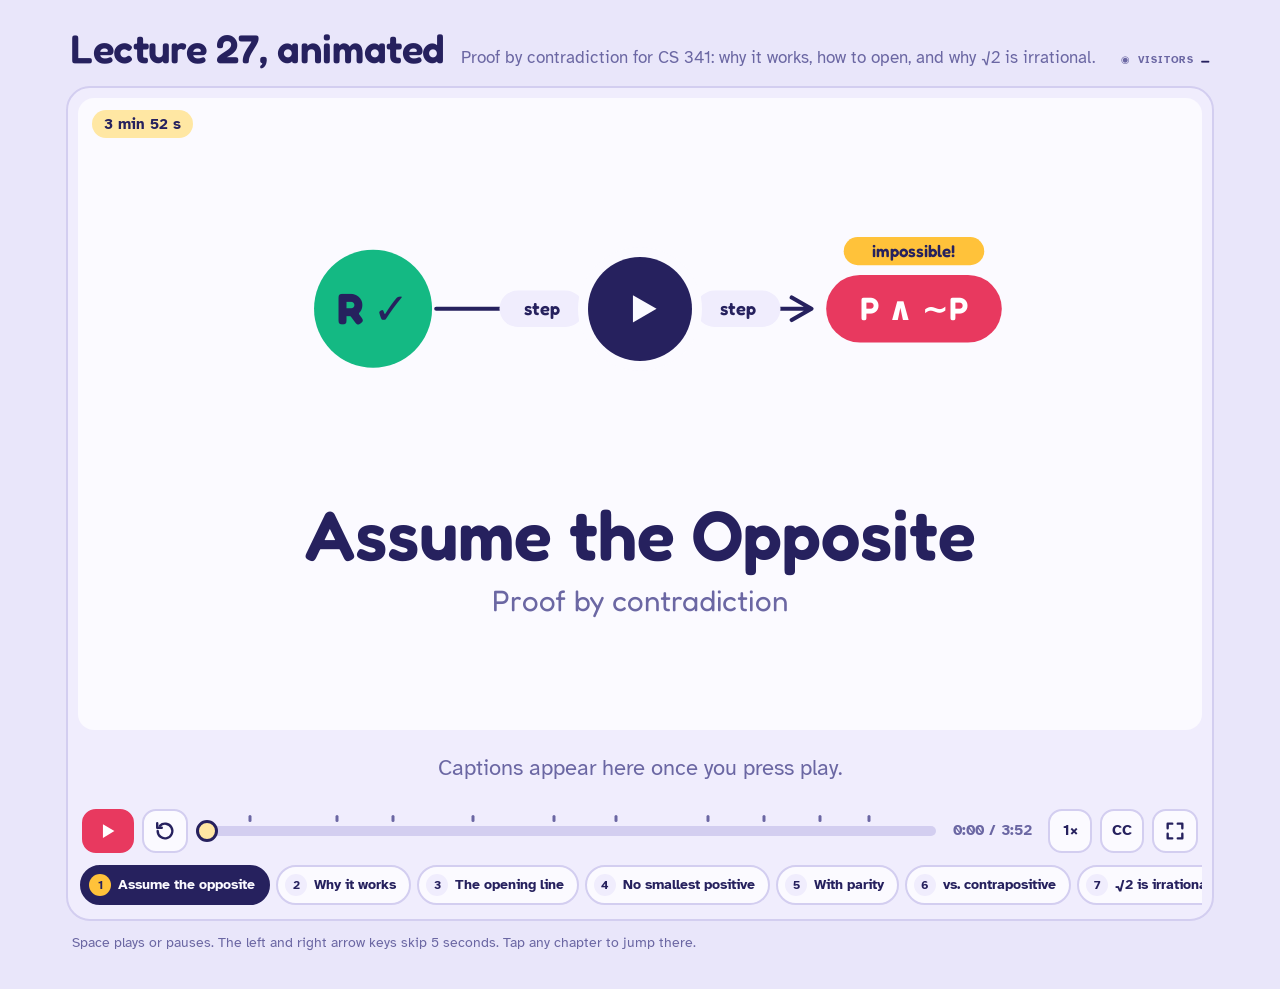
<file: animations/lecture-27-assume-the-opposite.html>
<!DOCTYPE html>
<html lang="en">
<head>
<meta charset="utf-8">
<meta name="viewport" content="width=device-width, initial-scale=1, viewport-fit=cover">
<title>Assume the Opposite: an animated explainer</title>
<link rel="preconnect" href="https://fonts.googleapis.com">
<link rel="preconnect" href="https://fonts.gstatic.com" crossorigin>
<link href="https://fonts.googleapis.com/css2?family=Atkinson+Hyperlegible:wght@400;700&family=Fredoka:wght@400;500;600;700&display=swap" rel="stylesheet">
<style>
:root{
  --bg:#E9E6FA; --stage:#FBFAFF; --card:#F0EDFD; --ink:#26215E; --muted:#6B67A3; --line:#D3CEF0;
  --paper:#FFE7A3; --tink:#26215E; --pop:#E8395F; --mint:#14B983; --sky:#3D7BF5; --sun:#FFC23A; --grape:#7C4DEB;
  --on-strong:#FFFFFF;
  --display:"Fredoka","Nunito","Trebuchet MS","Segoe UI",system-ui,"Cambria Math","STIX Two Math",sans-serif;
  --body:"Atkinson Hyperlegible","Segoe UI",system-ui,-apple-system,"Cambria Math",sans-serif;
  color-scheme:light;
  box-sizing:border-box;
  padding-top:env(safe-area-inset-top,0px);
  padding-bottom:env(safe-area-inset-bottom,0px);
}
@media (prefers-color-scheme: dark){
  :root:not([data-theme="light"]){
    --bg:#141230; --stage:#201C4D; --card:#2A2560; --ink:#F3F1FF; --muted:#A7A2DD; --line:#3E3880;
    --paper:#FFE08A; --tink:#26215E; --pop:#FF5C80; --mint:#34D399; --sky:#6EA2FF; --sun:#FFC94D; --grape:#A784FF;
    --on-strong:#1B1846; color-scheme:dark;
  }
}
:root[data-theme="dark"]{
  --bg:#141230; --stage:#201C4D; --card:#2A2560; --ink:#F3F1FF; --muted:#A7A2DD; --line:#3E3880;
  --paper:#FFE08A; --tink:#26215E; --pop:#FF5C80; --mint:#34D399; --sky:#6EA2FF; --sun:#FFC94D; --grape:#A784FF;
  --on-strong:#1B1846; color-scheme:dark;
}
html{scroll-padding-top:env(safe-area-inset-top,0px)}
*,*::before,*::after{box-sizing:inherit}
body{margin:0;background:var(--bg);color:var(--ink);font-family:var(--body);-webkit-font-smoothing:antialiased}
.wrap{max-width:1180px;margin:0 auto;padding:20px 16px 36px}
.intro{display:flex;flex-wrap:wrap;align-items:baseline;gap:4px 16px;margin:4px 4px 14px}
.intro h1{font-family:var(--display);font-weight:600;font-size:clamp(26px,3.6vw,40px);margin:0;letter-spacing:-0.01em}
.intro p{margin:0;color:var(--muted);font-size:17px;line-height:1.4}
.player{background:var(--card);border-radius:24px;padding:10px;border:2px solid var(--line)}
.stage{position:relative;border-radius:16px;overflow:hidden;background:var(--stage);aspect-ratio:16/9;width:100%}
.stage svg{display:block;width:100%;height:100%;user-select:none;-webkit-user-select:none}
.td{font-family:var(--display)}
.tb{font-family:var(--body)}
.poster{position:absolute;inset:0;border:0;padding:0;margin:0;background:transparent;cursor:pointer;color:inherit;font:inherit}
.poster[hidden]{display:none}
.poster-btn{position:absolute;left:50%;top:33.3%;transform:translate(-50%,-50%);width:clamp(56px,10vw,104px);aspect-ratio:1;border-radius:50%;
  background:var(--ink);color:var(--stage);display:grid;place-items:center;box-shadow:0 0 0 clamp(5px,.9vw,10px) var(--stage);transition:transform .18s ease}
.poster-btn svg{width:42%;height:42%;margin-left:8%}
.poster:hover .poster-btn,.poster:focus-visible .poster-btn{transform:translate(-50%,-50%) scale(1.07)}
.poster:focus-visible{outline:4px solid var(--sky);outline-offset:-4px;border-radius:16px}
.poster-len{position:absolute;left:14px;top:12px;background:var(--paper);color:var(--tink);font-weight:700;font-size:clamp(12px,1.5vw,15px);padding:5px 12px;border-radius:999px}
.caption{min-height:3.3em;display:flex;align-items:center;justify-content:center;text-align:center;padding:10px 18px 6px;
  font-size:clamp(16px,1.9vw,22px);line-height:1.38;font-weight:700;color:var(--ink);margin:0;text-wrap:balance}
.caption:empty::before{content:"Captions appear here once you press play.";color:var(--muted);font-weight:400}
.caption[hidden]{display:none}
.controls{display:flex;align-items:center;gap:8px;padding:6px 4px 2px;flex-wrap:wrap}
.btn{min-width:44px;height:44px;border-radius:14px;border:2px solid var(--line);background:var(--stage);color:var(--ink);
  font:700 15px/1 var(--body);display:inline-grid;place-items:center;cursor:pointer;padding:0 10px}
.btn svg{width:22px;height:22px}
.btn:hover{border-color:var(--muted)}
.btn:focus-visible,.chip:focus-visible,input[type=range]:focus-visible{outline:3px solid var(--sky);outline-offset:2px}
.btn.play{background:var(--pop);border-color:var(--pop);color:var(--on-strong);min-width:52px}
.btn[aria-pressed="false"]{color:var(--muted)}
.scrub{position:relative;flex:1 1 220px;min-width:160px;height:44px;display:flex;align-items:center}
.ticks{position:absolute;left:11px;right:11px;top:6px;height:6px;pointer-events:none}
.ticks span{position:absolute;top:0;width:3px;height:7px;border-radius:2px;background:var(--muted);transform:translateX(-50%)}
input[type=range]{-webkit-appearance:none;appearance:none;width:100%;height:30px;background:transparent;margin:0;cursor:pointer}
input[type=range]::-webkit-slider-runnable-track{height:10px;border-radius:6px;background:linear-gradient(to right,var(--pop) var(--pct,0%),var(--line) var(--pct,0%))}
input[type=range]::-moz-range-track{height:10px;border-radius:6px;background:var(--line)}
input[type=range]::-moz-range-progress{height:10px;border-radius:6px;background:var(--pop)}
input[type=range]::-webkit-slider-thumb{-webkit-appearance:none;width:22px;height:22px;border-radius:50%;background:var(--paper);border:3px solid var(--ink);margin-top:-6px}
input[type=range]::-moz-range-thumb{width:16px;height:16px;border-radius:50%;background:var(--paper);border:3px solid var(--ink)}
.time{font:700 15px/1 var(--body);font-variant-numeric:tabular-nums;color:var(--muted);min-width:96px;text-align:center}
.chapters{display:flex;gap:6px;overflow-x:auto;padding:10px 2px 4px;scrollbar-width:thin}
.chip{flex:0 0 auto;border:2px solid var(--line);background:var(--stage);color:var(--ink);border-radius:999px;padding:7px 13px 7px 7px;
  font:700 14px/1 var(--body);cursor:pointer;display:inline-flex;align-items:center;gap:7px;white-space:nowrap}
.chip b{display:inline-grid;place-items:center;width:22px;height:22px;border-radius:50%;background:var(--card);font-size:12px}
.chip[aria-current="true"]{background:var(--ink);color:var(--stage);border-color:var(--ink)}
.chip[aria-current="true"] b{background:var(--sun);color:var(--tink)}
.hint{color:var(--muted);font-size:14px;margin:12px 6px 0;line-height:1.45}
.rotate{display:none}
@media (max-width:640px) and (orientation:portrait){.rotate{display:block}}
.player:fullscreen{display:flex;flex-direction:column;justify-content:center;border-radius:0;border:0;padding:12px;background:var(--card)}
.player:fullscreen .stage{width:min(100%,calc((100vh - 200px) * 16 / 9));margin:0 auto}
.player:fullscreen .caption,.player:fullscreen .controls,.player:fullscreen .chapters{width:min(100%,calc((100vh - 200px) * 16 / 9));margin-left:auto;margin-right:auto}
@media (max-width:560px){.time{min-width:0;font-size:13px}.btn{min-width:40px;height:40px}}
.gc-total-visitors{margin-left:auto;display:inline-flex;align-items:center;gap:7px;white-space:nowrap;font:700 10px var(--body);letter-spacing:.08em;color:var(--muted)}.gc-total-visitors strong{font:600 13px var(--display);letter-spacing:0;color:var(--ink);font-variant-numeric:tabular-nums}@media(max-width:560px){.gc-total-visitors{margin-left:0}}
</style>

<script data-goatcounter="https://cs341.goatcounter.com/count" async src="//gc.zgo.at/count.js"></script>
</head>
<body>
<main class="wrap">
  <header class="intro">
    <h1>Lecture 27, animated</h1>
    <p>Proof by contradiction for CS 341: why it works, how to open, and why √2 is irrational.</p>
    <span class="gc-total-visitors" aria-label="Total site visitors"><span aria-hidden="true">◉</span><span>VISITORS</span><strong data-goatcounter-total aria-live="polite">—</strong></span>
  </header>
  <section class="player" id="player" aria-label="Animated explainer player">
    <div class="stage">
      <svg id="svg" viewBox="0 0 1600 900" role="img" aria-label="Animation stage. The captions below describe each scene."></svg>
      <button class="poster" id="poster" type="button" aria-label="Play the explainer">
        <span class="poster-len" id="posterLen"></span>
        <span class="poster-btn"><svg viewBox="0 0 24 24" aria-hidden="true"><path d="M6 4.5v15l13-7.5z" fill="currentColor"/></svg></span>
      </button>
    </div>
    <p class="caption" id="caption" aria-live="polite"></p>
    <div class="controls">
      <button class="btn play" id="play" type="button" aria-label="Play"></button>
      <button class="btn" id="restart" type="button" aria-label="Restart from the beginning"><svg viewBox="0 0 24 24" aria-hidden="true"><path d="M4 12a8 8 0 1 0 2.4-5.7" fill="none" stroke="currentColor" stroke-width="2.6" stroke-linecap="round"/><path d="M3.5 3.5v5h5" fill="none" stroke="currentColor" stroke-width="2.6" stroke-linecap="round" stroke-linejoin="round"/></svg></button>
      <div class="scrub"><div class="ticks" id="ticks"></div><input type="range" id="scrub" min="0" max="100" step="0.1" value="0" aria-label="Seek"></div>
      <span class="time" id="time" aria-live="off">0:00</span>
      <button class="btn" id="speed" type="button" aria-label="Playback speed">1×</button>
      <button class="btn" id="cc" type="button" aria-pressed="true" aria-label="Captions">CC</button>
      <button class="btn" id="fs" type="button" aria-label="Full screen"><svg viewBox="0 0 24 24" aria-hidden="true"><path d="M4 9V4h5M20 9V4h-5M4 15v5h5M20 15v5h-5" fill="none" stroke="currentColor" stroke-width="2.6" stroke-linecap="round" stroke-linejoin="round"/></svg></button>
    </div>
    <nav class="chapters" id="chapters" aria-label="Chapters"></nav>
  </section>
  <p class="hint">Space plays or pauses. The left and right arrow keys skip 5 seconds. Tap any chapter to jump there.</p>
  <p class="hint rotate">Turn your phone sideways for a bigger picture.</p>
</main>
<script>
(function(){
const NS='http://www.w3.org/2000/svg';
const svg=document.getElementById('svg');
const RM=!!(window.matchMedia&&matchMedia('(prefers-reduced-motion: reduce)').matches);

/* ---------- math + easing ---------- */
const clamp=(x,a=0,b=1)=>x<a?a:x>b?b:x;
const lerp=(a,b,k)=>a+(b-a)*k;
const eio=k=>k<.5?4*k*k*k:1-Math.pow(-2*k+2,3)/2;
const eout=k=>1-Math.pow(1-k,3);
const ein=k=>k*k*k;
const back=k=>{const c1=1.70158,c3=c1+1;return 1+c3*Math.pow(k-1,3)+c1*Math.pow(k-1,2);};
const P=(t,a,b,fn=eio)=>fn(clamp((t-a)/(b-a)));
const bump=(t,a,d)=>Math.sin(Math.PI*clamp((t-a)/d));
const num=k=>k<0?'\u2212'+(-k):String(k);

/* ---------- svg helpers ---------- */
function el(tag,attrs,parent){
  const e=document.createElementNS(NS,tag);let st='';
  for(const k in attrs){const v=attrs[k];if(v==null)continue;
    if(k==='text')e.textContent=v;
    else if((k==='fill'||k==='stroke')&&typeof v==='string'&&v.startsWith('--'))st+=k+':var('+v+');';
    else e.setAttribute(k,v);}
  if(st)e.setAttribute('style',st);
  if(parent)parent.appendChild(e);return e;
}
function place(g,o={}){
  const X=g._x+(o.dx||0),Y=g._y+(o.dy||0);
  let tr='translate('+X.toFixed(2)+' '+Y.toFixed(2)+')';
  if(o.r)tr+=' rotate('+o.r.toFixed(2)+')';
  if(o.sx!=null||o.sy!=null){const sx=o.sx!=null?o.sx:(o.s!=null?o.s:1),sy=o.sy!=null?o.sy:(o.s!=null?o.s:1);tr+=' scale('+Math.max(sx,.001).toFixed(3)+' '+Math.max(sy,.001).toFixed(3)+')';}
  else if(o.s!=null&&o.s!==1)tr+=' scale('+Math.max(o.s,.001).toFixed(3)+')';
  g.setAttribute('transform',tr);
  const op=o.o==null?1:clamp(o.o);
  g.setAttribute('opacity',op.toFixed(3));
  const vis=op<=.002?'hidden':'visible';if(g._vis!==vis){g.style.visibility=vis;g._vis=vis;}
}
function G(parent,x=0,y=0){const g=el('g',{},parent);g._x=x;g._y=y;place(g);return g;}
function show(g,t,a,b=1e9,extra={}){
  const k=clamp((t-a)/.5),f=1-P(t,b-.45,b,ein);
  place(g,Object.assign({s:k?back(k):.001,o:Math.min(clamp(k*3),f)},extra));return k;
}
function txt(p,x,y,str,o={}){
  return el('text',{x,y,dy:'.35em','font-size':o.size||40,'font-weight':o.weight||500,'text-anchor':o.anchor||'middle',
    fill:o.fill||'--ink',class:o.body?'tb':'td',opacity:o.op,text:str},p);
}
function gt(p,x,y,str,o={}){const g=G(p,x,y);txt(g,0,0,str,o);return g;}
function ticketD(w,h){const W=w/2,H=h/2,n=Math.min(14,h*.18),c=Math.min(14,h*.2);
  return 'M'+(-W+c)+' '+(-H)+'H'+(W-c)+'A'+c+' '+c+' 0 0 1 '+W+' '+(-H+c)+'V'+(-n)+'A'+n+' '+n+' 0 0 0 '+W+' '+n+'V'+(H-c)+'A'+c+' '+c+' 0 0 1 '+(W-c)+' '+H+
  'H'+(-W+c)+'A'+c+' '+c+' 0 0 1 '+(-W)+' '+(H-c)+'V'+n+'A'+n+' '+n+' 0 0 0 '+(-W)+' '+(-n)+'V'+(-H+c)+'A'+c+' '+c+' 0 0 1 '+(-W+c)+' '+(-H)+'Z';}
function ticket(p,w,h,fill='--paper'){const g=el('g',{},p);el('path',{d:ticketD(w,h),fill},g);return g;}
function pill(p,w,h,fill,label,o={}){const g=el('g',{},p);el('rect',{x:-w/2,y:-h/2,width:w,height:h,rx:h/2,fill},g);
  if(label!=null)txt(g,0,0,label,{size:o.size||34,weight:o.weight||600,fill:o.color||'--tink'});return g;}
function star(p,cx,cy,R,fill){let d='';for(let i=0;i<10;i++){const a=-Math.PI/2+i*Math.PI/5,rr=i%2?R*.45:R;d+=(i?'L':'M')+(cx+rr*Math.cos(a)).toFixed(1)+' '+(cy+rr*Math.sin(a)).toFixed(1);}
  return el('path',{d:d+'Z',fill},p);}
function shape(p,type,fill,s){
  if(type===0)return el('circle',{r:s,fill},p);
  if(type===1)return el('rect',{x:-s,y:-s,width:2*s,height:2*s,rx:12,fill},p);
  if(type===2)return el('path',{d:'M0 '+(-s*1.05)+' L'+(s*1.05)+' '+(s*.8)+' L'+(-s*1.05)+' '+(s*.8)+'Z',fill,stroke:fill,'stroke-width':10,'stroke-linejoin':'round'},p);
  if(type===3)return el('rect',{x:-s*.82,y:-s*.82,width:1.64*s,height:1.64*s,rx:10,fill,transform:'rotate(45)'},p);
  return star(p,0,0,s*1.2,fill);
}
function mascot(p){const g=el('g',{},p);
  el('path',{d:ticketD(124,84),fill:'--paper',stroke:'--tink','stroke-width':4},g);
  el('circle',{cx:-34,cy:10,r:7,fill:'--pop',opacity:.45},g);el('circle',{cx:34,cy:10,r:7,fill:'--pop',opacity:.45},g);
  el('circle',{cx:-17,cy:-8,r:6,fill:'--tink'},g);el('circle',{cx:17,cy:-8,r:6,fill:'--tink'},g);
  el('path',{d:'M-13 10 Q0 22 13 10',fill:'none',stroke:'--tink','stroke-width':4,'stroke-linecap':'round'},g);return g;}
function person(p,fill){const g=el('g',{},p);
  el('rect',{x:-30,y:-4,width:60,height:58,rx:26,fill},g);el('circle',{cx:0,cy:-34,r:25,fill},g);
  el('circle',{cx:-9,cy:-37,r:3.6,fill:'--tink'},g);el('circle',{cx:9,cy:-37,r:3.6,fill:'--tink'},g);
  el('path',{d:'M-8 -27 Q0 -21 8 -27',fill:'none',stroke:'--tink','stroke-width':3,'stroke-linecap':'round'},g);return g;}
function speech(p,w,h,label,o={}){const g=el('g',{},p);
  el('path',{d:'M'+(-w/2+4)+' -14 L'+(-w/2-30)+' 16 L'+(-w/2+4)+' 14Z',fill:'--grape'},g);
  el('rect',{x:-w/2,y:-h/2,width:w,height:h,rx:28,fill:'--grape'},g);
  txt(g,0,0,label,{size:o.size||36,weight:600,fill:'--on-strong'});return g;}
function dart(g){el('line',{x1:0,y1:-96,x2:0,y2:-18,stroke:'--ink','stroke-width':6,'stroke-linecap':'round'},g);
  el('path',{d:'M-11 -22 L11 -22 L0 4Z',fill:'--ink'},g);el('path',{d:'M0 -78 L-16 -106 L0 -96 L16 -106Z',fill:'--pop'},g);}
function qlen(x0,y0,cx,cy,x1,y1){let L=0,px=x0,py=y0;for(let i=1;i<=40;i++){const u=i/40,a=(1-u)*(1-u),b=2*u*(1-u),c=u*u;
  const x=a*x0+b*cx+c*x1,y=a*y0+b*cy+c*y1;L+=Math.hypot(x-px,y-py);px=x;py=y;}return L;}

/* ---------- extra helpers for algebra rows ---------- */
const pv=(t,a)=>{const k=clamp((t-a)/.5);return {s:k?back(k):.001,o:clamp(k*3)};};
let BUILDING=null,FONTV=0;
function row(p,x,y,pieces,o={}){
  const g=el('g',{},p);g._x=0;g._y=0;g._pc=[];g._ax=x;g._ay=y;g._anchor=o.anchor||'start';const S=o.size||44;
  if(o.bg){const h=o.bgH||S*1.9;g._bg=el('rect',{y:y-h/2,height:h,rx:22,fill:o.bg,stroke:o.bgStroke||null,'stroke-width':o.bgStroke?5:null},g);g._padX=o.padX||32;}
  pieces.forEach(pc=>{const [s,q={}]=Array.isArray(pc)?pc:[pc,{}];const sz=q.size||S;let rect=null;
    if(q.box)rect=el('rect',{y:y-sz*.68,height:sz*1.36,rx:12,fill:q.box},g);
    const t=el('text',{x,y,dy:'.35em','font-size':sz,'font-weight':q.weight||o.weight||500,'text-anchor':'start',
      fill:q.fill||(q.box?'--tink':(o.fill||'--ink')),class:'td',text:s.replace(/ /g,'\u00A0')},g);
    g._pc.push({t,rect,pad:q.box?12:0});});
  layoutRow(g);if(BUILDING)BUILDING.rows.push(g);return g;
}
let MEAS=null;const MCACHE={};
function measure(t){
  if(!MEAS)MEAS=el('text',{x:-5000,y:-5000,class:'td',opacity:0,'aria-hidden':'true'},svg);
  const sz=t.getAttribute('font-size'),w=t.getAttribute('font-weight'),s=t.textContent,key=FONTV+'|'+sz+'|'+w+'|'+s;
  if(MCACHE[key]!=null)return MCACHE[key];
  MEAS.setAttribute('font-size',sz);MEAS.setAttribute('font-weight',w);MEAS.textContent=s;
  let l=0;try{l=MEAS.getComputedTextLength();}catch(e){}
  return MCACHE[key]=l;
}
function layoutRow(g){
  const ws=g._pc.map(pc=>measure(pc.t)+pc.pad*2);
  const tot=ws.reduce((a,b)=>a+b,0);let x=g._anchor==='middle'?g._ax-tot/2:g._ax;g._x0=x;g._w=tot;
  g._pc.forEach((pc,i)=>{if(pc.rect){pc.rect.setAttribute('x',(x+3).toFixed(1));pc.rect.setAttribute('width',Math.max(ws[i]-6,0).toFixed(1));}
    pc.t.setAttribute('x',(x+pc.pad).toFixed(1));pc.x=x;pc.w=ws[i];x+=ws[i];});
  if(g._bg){g._bg.setAttribute('x',(g._x0-g._padX).toFixed(1));g._bg.setAttribute('width',(tot+2*g._padX).toFixed(1));}
}
function frac(p,x,y,num,den,o={}){const g=G(p,x,y),s=o.size||48,w=o.w||Math.max(num.length,den.length)*s*.55+24;
  txt(g,0,-s*.78,num,{size:s,weight:o.weight||500,fill:o.fill});
  el('line',{x1:-w/2,y1:0,x2:w/2,y2:0,stroke:o.fill||'--ink','stroke-width':5,'stroke-linecap':'round'},g);
  txt(g,0,s*.78,den,{size:s,weight:o.weight||500,fill:o.fill});return g;}
function tracker(p,x,y,gap,labels,o={}){
  const W=o.w||250;
  const items=labels.map((l,i)=>{const g=G(p,o.horiz?x+gap*i:x,o.horiz?y:y+gap*i);
    const bg=el('rect',{x:-W/2,y:-30,width:W,height:60,rx:30,fill:'--card',stroke:'--line','stroke-width':3},g);
    const c=el('circle',{cx:-W/2+32,cy:0,r:20,fill:'--line'},g);
    const n=txt(g,-W/2+32,0,String(i+1),{size:24,weight:700,fill:'--muted'});
    const tx=txt(g,-W/2+62,0,l,{size:28,weight:600,anchor:'start',fill:'--muted'});
    return {g,bg,c,n,tx};});
  return {items,update(t,times,end,appear){items.forEach((it,i)=>{
    const on=t>=times[i],done=t>=(i<items.length-1?times[i+1]:end),st=done?2:on?1:0;
    if(it._st!==st){it._st=st;
      it.bg.setAttribute('style','fill:var('+(st===1?'--sun':'--card')+');stroke:var('+(st===1?'--sun':st===2?'--mint':'--line')+')');
      it.c.setAttribute('style','fill:var('+(st===0?'--line':st===1?'--tink':'--mint')+')');
      it.n.setAttribute('style','fill:var('+(st===0?'--muted':st===1?'--sun':'--tink')+')');it.n.textContent=st===2?'✓':String(i+1);
      it.tx.setAttribute('style','fill:var('+(st===1?'--tink':st===2?'--ink':'--muted')+')');}
    const k=P(t,appear+i*.15,appear+.4+i*.15);place(it.g,{o:k,s:1+.08*(on&&!done?bump(t,times[i],.4):0)});});}};
}
function check(p,x,y){const c=G(p,x,y);el('circle',{r:24,fill:'--mint'},c);
  el('path',{d:'M-10 0 L-3 8 L11 -8',fill:'none',stroke:'--tink','stroke-width':5,'stroke-linecap':'round','stroke-linejoin':'round'},c);return c;}

/* =================================================================
   SCENES  (each: title, dur, caps [local time, text], build, update)
   ================================================================= */
const scenes=[];
function boxCard(p,x,y,w,h,stroke){const g=G(p,x,y);g._r=el('rect',{x:-w/2,y:-h/2,width:w,height:h,rx:28,fill:'--card',stroke:stroke||'--line','stroke-width':stroke?5:3},g);return g;}
function slideIn(g,t,a,dx=40){const k=P(t,a,a+.5,eout);place(g,{dx:-(1-k)*dx,o:k});}
function stampBox(p,x,y,w,label,size){const g=G(p,x,y);el('rect',{x:-w/2,y:-58,width:w,height:116,rx:18,fill:'--stage',stroke:'--pop','stroke-width':9},g);txt(g,0,0,label,{size:size||52,weight:700,fill:'--pop'});return g;}
function slam(g,t,a,r=-5,b=1e9){const k=clamp((t-a)/.4);place(g,{s:k?lerp(1.8,1,eout(k)):.001,o:clamp(k*4)*(1-P(t,b-.4,b)),r});}
function cellRect(g,w,v){el('rect',{x:-w/2,y:-26,width:w,height:52,rx:14,fill:v?'--mint':'--pop'},g);txt(g,0,0,v?'T':'F',{size:30,weight:700,fill:v?'--tink':'--on-strong'});}
function balloon(p,x,y,w,h,fill,lines,o={}){const g=G(p,x,y),L=o.strLen==null?150:o.strLen;
  g._str=el('path',{d:`M0 ${h/2+12} q 14 ${L*.27} -4 ${L*.53} q -14 ${L*.24} 6 ${L*.47}`,fill:'none',stroke:'--muted','stroke-width':4,'stroke-linecap':'round'},g);
  const body=G(g,0,0);el('ellipse',{rx:w/2,ry:h/2,fill},body);el('path',{d:`M-11 ${h/2-3} L11 ${h/2-3} L0 ${h/2+14}Z`,fill},body);
  el('ellipse',{cx:-w*.27,cy:-h*.2,rx:w*.06,ry:h*.13,fill:'--stage',opacity:.35,transform:`rotate(25 ${-w*.27} ${-h*.2})`},body);
  lines.forEach(([s,sz,col],i)=>txt(body,0,(i-(lines.length-1)/2)*sz*1.2,s,{size:sz,weight:700,fill:col||'--on-strong'}));
  const burst=G(g,0,0);for(let k=0;k<12;k++){const a=k*Math.PI/6;el('line',{x1:Math.cos(a)*w*.32,y1:Math.sin(a)*h*.32,x2:Math.cos(a)*w*.62,y2:Math.sin(a)*h*.62,stroke:fill,'stroke-width':9,'stroke-linecap':'round'},burst);}
  g._body=body;g._burst=burst;return g;}
function balloonUpdate(g,t,app,popAt,dx=0){const v=pv(t,app),bob=RM?0:Math.sin(t*2.2)*6;
  if(t<popAt){place(g,{s:v.s,o:v.o,dy:bob,dx});place(g._body,{s:1+.12*P(t,popAt-.2,popAt)});place(g._burst,{o:0});g._str.setAttribute('opacity',1);}
  else{place(g,{o:1,dy:bob,dx});place(g._body,{o:0});const k=P(t,popAt,popAt+.6,eout);place(g._burst,{s:.6+.9*k,o:1-k});g._str.setAttribute('opacity',(1-P(t,popAt,popAt+.4)).toFixed(2));}}
function flag(p,x,y,label,fill,w=100,tc='--on-strong'){const g=G(p,x,y);el('line',{x1:0,y1:0,x2:0,y2:-150,stroke:'--ink','stroke-width':6,'stroke-linecap':'round'},g);
  el('path',{d:`M0 -150 H${w} L${w-16} -123 L${w} -96 H0Z`,fill},g);txt(g,w/2-6,-123,label,{size:30,weight:700,fill:tc});el('circle',{r:8,fill:'--ink'},g);return g;}
function zig(p,x0,y0,x1,y1,n=6){let d='M'+x0+' '+y0;for(let i=1;i<n;i++){const u=i/n,x=lerp(x0,x1,u),y=lerp(y0,y1,u),nx=-(y1-y0),ny=(x1-x0),L=Math.hypot(nx,ny),s=(i%2?1:-1)*18;d+=' L'+(x+nx/L*s).toFixed(1)+' '+(y+ny/L*s).toFixed(1);}
  d+=' L'+x1+' '+y1;const e=el('path',{d,fill:'none',stroke:'--sun','stroke-width':9,'stroke-linecap':'round','stroke-linejoin':'round'},p);
  let L=0,px=x0,py=y0;d.split(/[ML]/).filter(Boolean).forEach(s=>{const [a,b]=s.trim().split(' ').map(Number);L+=Math.hypot(a-px,b-py);px=a;py=b;});e.setAttribute('stroke-dasharray',L.toFixed(1));e._L=L;return e;}
function drawZig(e,t,a,b,end=1e9){e.setAttribute('stroke-dashoffset',(e._L*(1-P(t,a,b))).toFixed(1));e.setAttribute('opacity',(t>a?1:0)*(1-P(t,end-.4,end)));}

/* 1. Assume the opposite */
scenes.push((()=>{
  let bal,chain,CL,chips=[],head1,clash,rCard,title,sub,B,conf,tk1,tk2,stamp;
  return {title:'Assume the opposite',dur:14,
  caps:[[0.3,'Want to prove something? Try assuming the opposite…'],[2.4,'…and follow it until it leads somewhere impossible.'],[3.8,'The assumption pops, and what you wanted is left standing.'],[5.2,'Today: proof by contradiction.'],[8,'A confession: you’ve already seen this method twice, back in Lecture 21.'],[10.6,'Cantor’s power set proof and the diagonal argument were both proofs by contradiction.']],
  build(r){
    chain=el('path',{d:'M510 300 H1040 M1016 284 L1044 300 L1016 316',fill:'none',stroke:'--ink','stroke-width':6,'stroke-linecap':'round','stroke-linejoin':'round'},r);CL=530+70;chain.setAttribute('stroke-dasharray',CL);
    [660,940].forEach(x=>{const g=G(r,x,300);pill(g,120,52,'--card','step',{size:26,color:'--ink'});chips.push(g);});
    clash=G(r,1190,300);pill(clash,250,96,'--pop','P ∧ ∼P',{size:46,color:'--on-strong'});
    head1=G(clash,0,-82);pill(head1,200,40,'--sun','impossible!',{size:24});
    rCard=G(r,420,300);el('circle',{r:84,fill:'--mint'},rCard);txt(rCard,0,0,'R ✓',{size:62,weight:700,fill:'--tink'});
    bal=balloon(r,420,300,320,180,'--sky',[['Assume ∼R',44]],{strLen:120});
    title=gt(r,800,622,'Assume the Opposite',{size:100,weight:600});
    sub=gt(r,800,716,'Proof by contradiction',{size:42,weight:400,fill:'--muted'});
    B=G(r,0,0);
    conf=gt(B,800,200,'A confession',{size:56,weight:600});
    const tk=(x,a,b,c)=>{const g=G(B,x,430);ticket(g,560,200);txt(g,0,-58,a,{size:28,weight:600,fill:'--tink',op:.75});txt(g,0,0,b,{size:46,weight:700,fill:'--tink'});txt(g,0,52,c,{size:28,weight:500,fill:'--tink'});return g;};
    tk1=tk(470,'Lecture 21','|A| < |P(A)|','Cantor’s power set proof');tk2=tk(1130,'Lecture 21','[0, 1] is uncountable','the diagonal argument');
    stamp=stampBox(B,800,650,820,'both were proofs by contradiction!',40);
  },
  update(t){
    const lv=P(t,7.4,8,ein);
    balloonUpdate(bal,t,.3,3.6);place(bal,{o:(1-lv)*(t<.3?0:1),dy:RM?0:Math.sin(t*2.2)*6,s:pv(t,.3).s});
    chain.setAttribute('stroke-dashoffset',(CL*(1-P(t,1,3))).toFixed(1));chain.setAttribute('opacity',(t>1?1:0)*(1-lv));
    chips.forEach((g,i)=>show(g,t,1.6+i*.8,7.8));
    show(clash,t,3,7.8,{dx:t>3.4&&t<4.2&&!RM?Math.sin((t-3.4)*40)*6:0});show(head1,t,3.3);
    show(rCard,t,3.9,7.8);
    place(title,{o:P(t,5,5.6)*(1-lv),dy:(1-P(t,5,5.6,eout))*30});
    place(sub,{o:P(t,5.6,6.2)*(1-lv),dy:(1-P(t,5.6,6.2,eout))*20});
    place(B,{o:P(t,7.8,8.2)});place(conf,{o:P(t,8,8.5)});show(tk1,t,8.4);show(tk2,t,9.2);slam(stamp,t,10.6,-3);
  }};
})());

/* 2. Why it works */
scenes.push((()=>{
  let head,f=[],ar=[],impl,tab,rws=[],strike,note,surv,res,chips=[];
  const CX=[600,760,960],CW=[100,100,220],RY=[470,540];
  return {title:'Why it works',dur:28,
  caps:[[0.6,'To prove a statement R, assume its opposite, ∼R…'],[3.6,'…and reason until you reach a contradiction C: something like “P and not P.”'],[7.6,'Now you’ve shown: if ∼R, then C. And C is false, always.'],[11.6,'Look at the truth table. C is false in every row.'],[14.6,'The row where ∼R is true makes the implication false. But we proved it’s true! So that row is out.'],[19.6,'Only one row survives: ∼R is false. So R is true.'],[23.6,'That’s modus tollens and double negation: tools you proved in the first three weeks.']],
  build(r){
    head=gt(r,800,95,'Why it works',{size:60,weight:600});
    const F=(x,w,fill,l,c)=>{const g=G(r,x,205);pill(g,w,64,fill,l,{size:32,color:c});f.push(g);};
    F(360,260,'--sky','Assume ∼R','--on-strong');F(800,240,'--line','reason…','--ink');F(1240,300,'--pop','C: P ∧ ∼P','--on-strong');
    [580,1020].forEach(x=>{const g=G(r,x,205);el('line',{x1:-40,y1:0,x2:28,y2:0,stroke:'--ink','stroke-width':6,'stroke-linecap':'round'},g);el('path',{d:'M24 -13 L44 0 L24 13Z',fill:'--ink'},g);ar.push(g);});
    impl=G(r,800,300);row(impl,0,0,['So you’ve shown  ',['(∼R) ⇒ C',{weight:700}],', and C is always false.'],{size:34,anchor:'middle'});
    tab=G(r,0,0);['∼R','C','(∼R) ⇒ C'].forEach((h,j)=>txt(tab,CX[j],400,h,{size:34,weight:700}));
    [[1,0,0],[0,0,1]].forEach((rw,i)=>{const g=G(tab,0,0);rw.forEach((v,j)=>{const c=G(g,CX[j],RY[i]);cellRect(c,CW[j],v);});rws.push(g);});
    strike=el('line',{x1:520,y1:RY[0],x2:1100,y2:RY[0],stroke:'--ink','stroke-width':9,'stroke-linecap':'round','stroke-dasharray':580},r);
    note=G(r,1310,RY[0]);pill(note,330,54,'--pop','but we proved it’s true!',{size:26,color:'--on-strong'});
    surv=el('rect',{x:520,y:RY[1]-38,width:580,height:76,rx:22,fill:'none',stroke:'--mint','stroke-width':6},r);
    res=G(r,800,645);pill(res,820,76,'--mint','So ∼R is false, which means R is true ✓',{size:34});
    [['modus tollens (Lecture 7)','--sky','--on-strong',400,380],['double negation','--sun','--tink',260,800],['C: false in every row (Week 3)','--grape','--on-strong',440,1220]].forEach(([s,fl,c,w,x])=>{const g=G(r,x,752);pill(g,w,56,fl,s,{size:26,color:c});chips.push(g);});
  },
  update(t){
    place(head,{o:P(t,.4,1)});
    show(f[0],t,.8);show(ar[0],t,3.4);show(f[1],t,3.6);show(ar[1],t,5.2);show(f[2],t,5.6);
    place(impl,{o:P(t,7.8,8.3)});
    place(tab,{o:P(t,11.6,12.1)});rws.forEach((g,i)=>{const k=P(t,12+i*.4,12.5+i*.4,eout);place(g,{dx:-(1-k)*30,o:k*(i===0?1-.5*P(t,15.6,16):1)});});
    strike.setAttribute('stroke-dashoffset',(580*(1-P(t,15.4,16))).toFixed(1));strike.setAttribute('opacity',t>15.4?1:0);
    show(note,t,15.8);surv.setAttribute('opacity',P(t,19.8,20.2));show(res,t,20.2);
    chips.forEach((g,i)=>show(g,t,23.8+i*.6));
  }};
})());

/* 3. The opening line */
scenes.push((()=>{
  let head,rR,rN,tag,card,l1,l2,bottom;
  const T1=[10.6,11.1,11.7],T2=[12.5,12.9,13.4,13.9,14.3];
  return {title:'The opening line',dur:18,
  caps:[[0.6,'Most statements look like this: for every x in S, if P(x), then Q(x).'],[3.6,'Its negation, from Lecture 25: some x makes P(x) true and Q(x) false.'],[7.6,'So a proof by contradiction of that statement always opens the same way:'],[10.4,'“Assume, to the contrary, that there exists x in S such that P(x) is true and Q(x) is false.”'],[15,'Negate exactly, and you have your first sentence.']],
  build(r){
    head=gt(r,800,95,'The opening line',{size:60,weight:600});
    rR=G(r,800,205);row(rR,0,0,[['R:',{weight:700,fill:'--sky'}],'   ∀x ∈ S,  P(x) ⇒ Q(x)'],{size:46,anchor:'middle'});
    rN=G(r,800,292);row(rN,0,0,[['∼R:',{weight:700,fill:'--pop'}],'   ∃x ∈ S,  P(x) ∧ ∼Q(x)'],{size:46,anchor:'middle'});
    tag=G(r,1260,292);pill(tag,220,46,'--line','from Lecture 25',{size:24,color:'--ink'});
    card=G(r,800,486);ticket(card,1380,214);
    l1=row(card,0,-44,['Assume, ',['to the contrary',{box:'--sun',weight:700}],', that there exists x ∈ S'],{size:40,anchor:'middle',fill:'--tink',weight:600});
    l2=row(card,0,44,['such that ',['P(x) is true',{box:'--sky',fill:'--on-strong',weight:700}],' and ',['Q(x) is false',{box:'--pop',fill:'--on-strong',weight:700}],'.'],{size:40,anchor:'middle',fill:'--tink',weight:600});
    bottom=G(r,800,722);pill(bottom,900,76,'--grape','Negate exactly. That’s your first sentence.',{size:34,color:'--on-strong'});
  },
  update(t){
    place(head,{o:P(t,.4,1)});place(rR,{o:P(t,.8,1.3)});place(rN,{o:P(t,3.8,4.3),dy:(1-P(t,3.8,4.3,eout))*15});show(tag,t,4.6);
    show(card,t,8);
    [[l1,T1],[l2,T2]].forEach(([rw,T])=>rw._pc.forEach((pc,i)=>{const o=P(t,T[i],T[i]+.35).toFixed(2);pc.t.setAttribute('opacity',o);if(pc.rect)pc.rect.setAttribute('opacity',o);}));
    show(bottom,t,15.2);
  }};
})());

/* 4. No smallest positive real */
scenes.push((()=>{
  let claim,bal,line,zero,rF,rTag,sF,arr,AL,dv,p1,p2,stamp,halves=[],bottom;
  const X0=170,XR=1250,LY=600,XS=(X0+XR)/2;
  return {title:'No smallest positive',dur:26,
  caps:[[0.6,'Claim: there is no smallest positive real number.'],[2.8,'Assume, to the contrary, that there is one. Give it a name: r.'],[7.4,'Now build from it: s = r/2. It’s positive, and it’s smaller than r.'],[12.4,'So r wasn’t the smallest after all. Contradiction!'],[16,'In fact, you can keep halving forever.'],[20,'The move worth stealing: name the object you assumed, then use it against itself.']],
  build(r){
    claim=G(r,800,140);ticket(claim,1000,88);row(claim,0,0,[['Claim',{weight:700}],'   There is no smallest positive real number.'],{size:36,anchor:'middle',fill:'--tink'});
    line=G(r,0,0);el('line',{x1:X0,y1:LY,x2:1480,y2:LY,stroke:'--ink','stroke-width':6,'stroke-linecap':'round'},line);
    el('line',{x1:X0,y1:LY-16,x2:X0,y2:LY+16,stroke:'--ink','stroke-width':6,'stroke-linecap':'round'},line);txt(line,X0,LY+44,'0',{size:32,weight:700});
    [[XR/4+X0*3/4,'r/4'],[XR/8+X0*7/8,'r/8']].forEach(()=>{});
    for(let k=2;k<=6;k++){const x=X0+(XR-X0)/Math.pow(2,k),g=G(r,x,LY);el('line',{x1:0,y1:-14,x2:0,y2:14,stroke:'--sky','stroke-width':5,'stroke-linecap':'round'},g);
      if(k<=3)txt(g,0,44,'r/'+Math.pow(2,k),{size:26,weight:700,fill:'--sky'});halves.push(g);}
    rF=flag(r,XR,LY,'r','--sky',90);
    rTag=G(r,XR+40,LY-196);pill(rTag,240,48,'--sun','“the smallest”',{size:26});
    sF=flag(r,XS,LY,'s = r/2','--mint',170,'--tink');
    arr=el('path',{d:`M${XR} ${LY+28} Q${(XR+XS)/2} ${LY+150} ${XS+12} ${LY+30}`,fill:'none',stroke:'--ink','stroke-width':5,'stroke-linecap':'round'},r);AL=qlen(XR,LY+28,(XR+XS)/2,LY+150,XS+12,LY+30);arr.setAttribute('stroke-dasharray',AL.toFixed(1));
    dv=G(r,(XR+XS)/2,LY+108);pill(dv,90,44,'--card','÷ 2',{size:28,color:'--ink'});
    p1=G(r,560,775);pill(p1,200,56,'--mint','s > 0 ✓',{size:30});p2=G(r,820,775);pill(p2,200,56,'--mint','s < r ✓',{size:30});
    bal=balloon(r,290,330,380,170,'--sky',[['Assume a smallest',30],['positive real exists',30]],{strLen:90});
    stamp=stampBox(r,1060,330,520,'Contradiction!',56);
    bottom=G(r,800,812);pill(bottom,1160,72,'--grape','The move worth stealing: name it, then use it against itself',{size:31,color:'--on-strong'});
  },
  update(t){
    show(claim,t,.5);place(line,{o:P(t,1,1.5)});
    balloonUpdate(bal,t,2.6,12.6);
    const tp=P(t,12.4,13.2,ein);show(rF,t,3.6,1e9,{r:70*tp,o:undefined});place(rF,{s:pv(t,3.6).s,o:pv(t,3.6).o*(1-.6*tp),r:70*tp});
    show(rTag,t,4.4,12.4);
    arr.setAttribute('stroke-dashoffset',(AL*(1-P(t,7.6,8.4))).toFixed(1));arr.setAttribute('opacity',(t>7.6?1:0)*(1-P(t,15.4,15.8)));
    show(dv,t,8.2,15.8);show(sF,t,8.2);show(p1,t,9.4,15.8);show(p2,t,10.2,15.8);
    slam(stamp,t,12.8,-5,19.8);
    halves.forEach((g,i)=>show(g,t,16.2+i*.45));
    show(bottom,t,20.2);
  }};
})());

/* 5. With parity */
scenes.push((()=>{
  let thm,lead,bA,bB,L=[],res,bolt,stamp,fin;
  return {title:'With parity',dur:26,
  caps:[[0.6,'Result 3.48: if 5n + 1 is odd, then n is even.'],[3,'Assume, to the contrary: some integer n has 5n + 1 odd, and n odd.'],[8,'n is odd, so n = 2k + 1. Then 5n + 1 = 10k + 6…'],[13.4,'…which is 2(5k + 3). So 5n + 1 is even.'],[17.4,'But we assumed 5n + 1 is odd. It can’t be both. Contradiction!'],[22,'So the assumption was false, and the result holds.']],
  build(r){
    thm=G(r,800,140);ticket(thm,1100,88);row(thm,0,0,[['Result 3.48',{weight:700}],'   Let n ∈ ℤ. If 5n + 1 is odd, then n is even.'],{size:34,anchor:'middle',fill:'--tink'});
    lead=gt(r,800,234,'Assume, to the contrary, that some integer n has:',{size:32,weight:600,fill:'--muted'});
    L.push(row(r,120,460,['n is odd, so  n = 2k + 1   ',['for some integer k',{box:'--sun',size:28,weight:600}]],{size:40}));
    L.push(row(r,120,540,['5n + 1 ','= 5(2k + 1) + 1 = 10k + 6'],{size:40}));
    L.push(row(r,0,620,['= 2(5k + 3)'],{size:40}));
    res=G(r,1180,620);pill(res,380,70,'--mint','so 5n + 1 is even',{size:34});
    bolt=zig(r,760,365,1040,590,7);
    bA=balloon(r,560,330,330,110,'--sky',[['5n + 1 is odd',36]],{strLen:26});
    bB=balloon(r,1040,330,280,110,'--pop',[['n is odd',36]],{strLen:26});
    stamp=stampBox(r,800,722,560,'Contradiction!',54);
    fin=G(r,800,816);pill(fin,900,62,'--grape','So the assumption was false, and the result holds.',{size:30,color:'--on-strong'});
  },
  update(t){
    show(thm,t,.5);place(lead,{o:P(t,3,3.5)});
    const sh=t>17.6&&t<18.4&&!RM?Math.sin((t-17.6)*40)*6:0;
    balloonUpdate(bA,t,3.2,18.4,sh);balloonUpdate(bB,t,4,18.6);
    const ex=L[1]._pc[1].x;if(Math.abs(L[2]._ax-ex)>.5){L[2]._ax=ex;layoutRow(L[2]);}
    [8.2,10.2,13.6].forEach((a,i)=>slideIn(L[i],t,a));
    show(res,t,14.6,1e9,{dx:sh});drawZig(bolt,t,17.6,18.2,21.6);
    slam(stamp,t,18.6);show(fin,t,22.2);
  }};
})());

/* 6. Contradiction vs contrapositive */
scenes.push((()=>{
  let head,cP,cC,vP=[],vC=[],same,bottom;
  return {title:'vs. contrapositive',dur:20,
  caps:[[0.6,'Compare that with a proof by contrapositive of the same result.'],[3.4,'Contrapositive assumes only “not Q”, and aims for “not P.”'],[7.6,'Contradiction assumes P and “not Q” together, and aims for any absurdity at all.'],[11.8,'Here, the algebra is identical.'],[14.4,'When it is, the contrapositive is cleaner. Contradiction earns its keep when there’s no implication to reverse.']],
  build(r){
    head=gt(r,800,95,'Contradiction vs. contrapositive',{size:56,weight:600});
    const col=(x,title,tf,tc,A,As,M,Ms)=>{const g=boxCard(r,x,420,640,370);pill(G(g,0,-130),320,58,tf,title,{size:32,color:tc});
      txt(g,-270,-50,'Assume:',{size:28,weight:700,fill:'--muted',anchor:'start'});txt(g,-270,70,'Aim for:',{size:28,weight:700,fill:'--muted',anchor:'start'});
      const a=G(g,0,0);txt(a,-110,-50,A,{size:40,weight:700,anchor:'start'});txt(a,-110,-10,As,{size:26,weight:500,fill:'--muted',anchor:'start'});
      const m=G(g,0,0);txt(m,-110,70,M,{size:40,weight:700,anchor:'start'});txt(m,-110,110,Ms,{size:26,weight:500,fill:'--muted',anchor:'start'});return [g,a,m];};
    [cP,...vP]=col(430,'Contrapositive','--sky','--on-strong','only ∼Q','(n is odd)','∼P','(5n + 1 is even)');
    [cC,...vC]=col(1170,'Contradiction','--grape','--on-strong','P and ∼Q','(5n + 1 odd, and n odd)','any absurdity','(here: 5n + 1 is even)');
    same=G(r,800,665);pill(same,600,62,'--sun','Same algebra: n = 2k + 1, so 5n + 1 = 10k + 6',{size:28});
    bottom=G(r,800,772);pill(bottom,1340,74,'--grape','Same algebra? Prefer the contrapositive. Contradiction is for when there’s nothing to flip.',{size:28,color:'--on-strong'});
  },
  update(t){
    place(head,{o:P(t,.4,1)});
    show(cP,t,1.2);slideIn(vP[0],t,3.6,20);slideIn(vP[1],t,5,20);
    show(cC,t,1.6);slideIn(vC[0],t,7.8,20);slideIn(vC[1],t,9.4,20);
    show(same,t,12);show(bottom,t,14.6);
  }};
})());

/* 7. √2 is irrational */
scenes.push((()=>{
  let head,thm,nothing,tool,bal,stk,L=[],badges=[],toks=[],share,bolt,stamp,fin;
  const LT=[14.6,19.6,24.6,27];
  return {title:'√2 is irrational',dur:48,chapters:[[0,'√2 is irrational'],[30,'Both even!']],
  caps:[[0.6,'Theorem 3.49: √2 is irrational. The most famous proof in the subject.'],[4.2,'There’s no “if… then” here, so nothing to flip. Contradiction is the natural tool.'],[8.4,'Assume, to the contrary, that √2 is rational: √2 = a/b. And we may assume the fraction is in lowest terms.'],[14.4,'Square both sides: 2 = a²/b², so a² = 2b². That makes a² even…'],[19.4,'…so by Theorem 3.24 from Lecture 23, a is even. Write a = 2c.'],[24.4,'Then 4c² = 2b², so b² = 2c². So b² is even, and b is even too.'],[30,'Both a and b are even, so they share a factor of 2.'],[34.4,'But we said a/b was in lowest terms! Contradiction.'],[40,'So √2 can’t be rational. It’s irrational.'],[44,'Exercise 11 does √3 with exactly the same argument.']],
  build(r){
    head=gt(r,800,95,'The most famous proof in the subject',{size:52,weight:600});
    thm=G(r,800,172);ticket(thm,760,84);row(thm,0,0,[['Theorem 3.49',{weight:700}],'   √2 is irrational.'],{size:36,anchor:'middle',fill:'--tink'});
    nothing=G(r,460,252);pill(nothing,440,48,'--line','no “if… then” to flip',{size:26,color:'--ink'});
    tool=G(r,1110,252);pill(tool,600,48,'--sky','tool: n² even ⟺ n even (Theorem 3.24)',{size:24,color:'--on-strong'});
    L.push(row(r,470,345,['Square:  2 = a²/b², so  ',['a² = 2b²',{weight:700}]],{size:36}));
    L.push(row(r,470,415,['a² is even, so  ',['a is even',{box:'--mint',weight:700}]],{size:36}));
    L.push(row(r,470,485,['a = 2c, so 4c² = 2b², so  ',['b² = 2c²',{weight:700}]],{size:36}));
    L.push(row(r,470,555,['b² is even, so  ',['b is even',{box:'--mint',weight:700}]],{size:36}));
    [1,3].forEach(i=>{const g=G(r,0,[0,415,0,555][i]);pill(g,150,40,'--sky','Thm 3.24',{size:22,color:'--on-strong'});g._i=i;badges.push(g);});
    ['a','b'].forEach((s,i)=>{const g=G(r,1380,370+170*i);g._c=el('circle',{r:46,fill:'--card',stroke:'--line','stroke-width':4},g);txt(g,0,0,s,{size:44,weight:700});
      g._e=G(g,0,66);pill(g._e,110,38,'--mint','even',{size:24});toks.push(g);});
    share=G(r,700,650);pill(share,720,70,'--sky','a and b share a factor of 2',{size:34,color:'--on-strong'});
    bolt=zig(r,370,632,300,575,4);
    bal=balloon(r,240,440,330,200,'--grape',[['Assume',28],['√2 = a/b',46]],{strLen:70});
    stk=G(bal._body,0,72);pill(stk,210,46,'--sun','lowest terms',{size:26});
    stamp=stampBox(r,1240,742,420,'Contradiction!',48);
    fin=G(r,700,820);pill(fin,560,60,'--grape','So √2 is irrational.  ∎',{size:32,color:'--on-strong'});
  },
  update(t){
    place(head,{o:P(t,.4,1)});show(thm,t,.5);show(nothing,t,4.4);show(tool,t,5.4);
    const sh=t>34.6&&t<35.4&&!RM?Math.sin((t-34.6)*40)*6:0;
    balloonUpdate(bal,t,8.6,35.4,sh);
    const sv=pv(t,10.6);place(stk,{s:sv.s*(1+.12*bump(t,11.4,.5)+.15*bump(t,34.6,.5)),o:sv.o,r:-4});
    L.forEach((g,i)=>slideIn(g,t,LT[i]));
    badges.forEach(g=>{g._x=470+L[g._i]._w+100;show(g,t,g._i===1?20.2:27.6);});
    toks.forEach((g,i)=>{show(g,t,14.8+i*.2);const on=t>=(i?27.8:20.4);if(g._on!==on){g._on=on;g._c.setAttribute('style','fill:var('+(on?'--mint':'--card')+');stroke:var('+(on?'--mint':'--line')+')');}
      show(g._e,t,i?27.8:20.4);});
    show(share,t,30.2);drawZig(bolt,t,34.6,35.2,38);
    slam(stamp,t,35.6);show(fin,t,40.2);
  }};
})());

/* 8. The trap we set */
scenes.push((()=>{
  let head,path,PL,steps=[],trap,bar,tlab,masc,snap,t1,t2,t3;
  const Y=420,SX=[380,660,920],TX=1260;
  return {title:'The trap we set',dur:18,
  caps:[[0.6,'Where did the contradiction come from? Not from the arithmetic.'],[3.8,'It came from an assumption we chose to add: lowest terms. We set that trap on purpose.'],[9.4,'Chartrand calls this the subtle part: it’s hard to know in advance where the contradiction will appear.'],[14.4,'That’s what makes proof by contradiction powerful, and hard to plan.']],
  build(r){
    head=gt(r,800,95,'Where did the contradiction come from?',{size:52,weight:600});
    path=el('line',{x1:200,y1:Y,x2:TX-130,y2:Y,stroke:'--muted','stroke-width':6,'stroke-linecap':'round','stroke-dasharray':'2 18'},r);
    [['√2 = a/b',260],['a is even',220],['b is even',220]].forEach(([s,w],i)=>{const g=G(r,SX[i],Y+70);pill(g,w,50,'--card',s,{size:28,color:'--ink'});steps.push(g);});
    trap=G(r,TX,Y);el('rect',{x:-140,y:12,width:280,height:40,rx:10,fill:'--sun',stroke:'--ink','stroke-width':4},trap);
    const ch=G(trap,0,0);el('path',{d:'M36 10 L118 10 L118 -38 Z',fill:'--paper',stroke:'--ink','stroke-width':4,'stroke-linejoin':'round'},ch);el('circle',{cx:98,cy:-6,r:6,fill:'--sun'},ch);el('circle',{cx:108,cy:-22,r:4,fill:'--sun'},ch);
    bar=G(trap,0,10);el('path',{d:'M0 0 H-112 V-30 H0',fill:'none',stroke:'--ink','stroke-width':7,'stroke-linecap':'round','stroke-linejoin':'round'},bar);
    el('circle',{cx:0,cy:10,r:13,fill:'none',stroke:'--ink','stroke-width':5},trap);el('circle',{cx:0,cy:10,r:5,fill:'--ink'},trap);
    tlab=G(trap,0,96);pill(tlab,240,52,'--grape','lowest terms',{size:30,color:'--on-strong'});
    snap=G(r,TX,Y-90);pill(snap,170,52,'--pop','snap!',{size:30,color:'--on-strong'});
    masc=G(r,200,Y-36);el('g',{transform:'scale(.7)'},masc).appendChild(mascot(el('g',{},masc)));
    t1=G(r,800,600);pill(t1,1120,66,'--mint','Not from arithmetic: from an assumption we chose to add',{size:30});
    t2=G(r,800,690);pill(t2,1160,66,'--sun','It’s hard to know in advance where the contradiction will appear',{size:28});
    t3=G(r,800,780);pill(t3,600,66,'--grape','Powerful, and hard to plan',{size:32,color:'--on-strong'});
  },
  update(t){
    place(head,{o:P(t,.4,1)});path.setAttribute('opacity',P(t,1,1.5));
    show(trap,t,1.6);show(tlab,t,4.2);
    steps.forEach((g,i)=>show(g,t,5+i*1));
    const mk=P(t,5,8.4,x=>x);masc._x=lerp(200,TX-150,mk);masc._y=Y-36-(RM?0:Math.abs(Math.sin(mk*Math.PI*6))*14);place(masc,{o:P(t,4.6,5)});
    const sn=P(t,8.6,8.9,ein);place(bar,{r:180*sn});show(snap,t,8.8,13.6);
    show(t1,t,4);show(t2,t,9.6);show(t3,t,14.6);
  }};
})());

/* 9. Takeaways */
scenes.push((()=>{
  let head,tk=[];
  const L=['Assume ∼R, derive P ∧ ∼P, conclude R.','Open with: “Assume, to the contrary, that…”','Name what you assume; prefer contrapositive if it fits.'];
  const A=[.6,5.6,10.6];
  return {title:'Takeaways',dur:16,
  caps:[[0.6,'Assume the opposite of what you want, reach a contradiction, and conclude the original statement.'],[5.6,'Open with “Assume, to the contrary,” followed by the exact negation.'],[10.6,'Name whatever you assume exists. And when the contrapositive works just as well, use it.']],
  build(r){
    head=gt(r,800,95,'Three things to remember',{size:60,weight:600});
    L.forEach((s,i)=>{const g=G(r,800,265+190*i);ticket(g,1180,150);
      el('line',{x1:-410,y1:-58,x2:-410,y2:58,stroke:'--tink','stroke-width':4,'stroke-dasharray':'6 10','stroke-linecap':'round',opacity:.45},g);
      const ic=G(g,-500,0);
      if(i===0){for(let k=0;k<8;k++){const a=k*Math.PI/4;el('line',{x1:Math.cos(a)*14,y1:Math.sin(a)*14,x2:Math.cos(a)*34,y2:Math.sin(a)*34,stroke:'--pop','stroke-width':7,'stroke-linecap':'round'},ic);}}
      else if(i===1)txt(ic,0,8,'“ ”',{size:60,weight:700,fill:'--tink'});
      else{el('path',{d:'M-38 -22 H14 L38 0 L14 22 H-38Z',fill:'none',stroke:'--tink','stroke-width':6,'stroke-linejoin':'round'},ic);txt(ic,-8,0,'r',{size:30,weight:700,fill:'--tink'});}
      txt(g,-372,0,s,{size:i===2?34:37,weight:600,fill:'--tink',anchor:'start'});tk.push(g);});
  },
  update(t){place(head,{o:P(t,.4,1)});tk.forEach((g,i)=>{const k=P(t,A[i],A[i]+.6,eout);place(g,{dx:-(1-k)*120,o:k,r:(1-k)*-3});});}
  };
})());

/* 10. Exit ticket */
scenes.push((()=>{
  let head,cards=[],backs=[],ans=[],timer,arc,cnt,foot;
  const C=2*Math.PI*40;
  const Q=[{q:'Q1',lines:[['Write the opening sentence of a',32,600],['proof by contradiction of:',32,600],['“If n² is odd, then n is odd.”',34,700]],a:[['Assume, to the contrary, that there',28,700],['is an integer n such that n² is odd',28,700],['and n is even.',28,700]]},
           {q:'Q2',lines:[['Why did the √2 proof assume',36,600],['a/b was in lowest terms?',36,600]],a:[['So that “a and b are both even”',30,700],['would contradict something.',30,700],['The trap had to be set first.',26,500]]}];
  return {title:'Exit ticket',dur:18,
  caps:[[0.6,'Exit ticket: try both in your head before the reveal.'],[8,'Check yourself!'],[10.6,'Q1: negate exactly. n² is odd, and n is even. Q2: lowest terms is where the contradiction lands.'],[14.6,'Next up: the Chapter 3 Highlights, every method on one page.']],
  build(r){
    head=gt(r,800,95,'Exit ticket',{size:60,weight:600});
    Q.forEach((d,i)=>{const g=G(r,i?1170:430,445);
      el('rect',{x:-345,y:-235,width:690,height:470,rx:30,fill:'--card',stroke:'--line','stroke-width':3},g);
      pill(G(g,-275,-185),84,52,'--pop',d.q,{size:28,color:'--on-strong',weight:700});
      const n=d.lines.length;d.lines.forEach(([s,sz,w],j)=>txt(g,0,(n===3?-140:-115)+(n===3?46:56)*j,s,{size:sz,weight:w}));
      const b=G(g,0,108);el('rect',{x:-315,y:-100,width:630,height:200,rx:26,fill:'--line'},b);txt(b,0,0,'Think first…',{size:34,weight:600,fill:'--muted'});backs.push(b);
      const a=G(g,0,108);el('rect',{x:-315,y:-100,width:630,height:200,rx:26,fill:'--stage',stroke:'--mint','stroke-width':5},a);
      const k=d.a.length,step=50,y0=-(k-1)*step/2;d.a.forEach(([s,sz,w],j)=>txt(a,0,y0+step*j,s,{size:sz,weight:w,fill:i===1&&j===2?'--muted':'--ink'}));ans.push(a);cards.push(g);});
    timer=G(r,800,800);el('circle',{r:40,fill:'none',stroke:'--line','stroke-width':10},timer);
    arc=el('circle',{r:40,fill:'none',stroke:'--sun','stroke-width':10,'stroke-linecap':'round','stroke-dasharray':C.toFixed(1),transform:'rotate(-90)'},timer);
    cnt=txt(timer,0,0,'5',{size:34,weight:700});
    foot=gt(r,800,800,'Next up: Chapter 3 Highlights, pp. 112–113',{size:36,weight:500,fill:'--muted'});
  },
  update(t){
    place(head,{o:P(t,.4,1)});
    cards.forEach((g,i)=>show(g,t,.6+i*.3));
    [8,8.6].forEach((a,i)=>{const k=P(t,a,a+.6),sy=Math.max(Math.abs(Math.cos(k*Math.PI)),.03);
      place(backs[i],{sx:1,sy,o:k<.5?1:0});place(ans[i],{sx:1,sy,o:k>=.5?1:0});});
    const tk=P(t,.9,7.6,x=>x);arc.setAttribute('stroke-dashoffset',(C*tk).toFixed(1));
    const n=String(Math.max(1,5-Math.floor(tk*5)));if(cnt.textContent!==n)cnt.textContent=n;
    place(timer,{o:Math.min(P(t,.9,1.3),1-P(t,7.6,8.1))});
    place(foot,{o:P(t,14.6,15.2)});
  }};
})());

/* ---------- assemble timeline ---------- */
const root=el('g',{},svg);
const starts=[];let acc=0;
scenes.forEach(s=>{starts.push(acc);s.g=el('g',{},root);s.rows=[];BUILDING=s;s.build(s.g);BUILDING=null;s._lv=-1;s.g.style.display='none';acc+=s.dur;});
const TOTAL=acc;
const chapters=[];scenes.forEach((s,i)=>(s.chapters||[[0,s.title]]).forEach(([o,ti])=>chapters.push({t:starts[i]+o,title:ti})));
const caps=[];scenes.forEach((s,i)=>s.caps.forEach(([o,c])=>caps.push([starts[i]+o,c])));

/* ticket-wipe transition between scenes, carrying the next chapter's title */
const wipe=el('g',{},svg);wipe._x=0;wipe._y=0;
el('path',{d:'M0 0 H2000 L1800 900 H-200Z',fill:'--sun'},wipe);
el('line',{x1:46,y1:0,x2:-154,y2:900,stroke:'--stage','stroke-width':8,'stroke-dasharray':'2 22','stroke-linecap':'round'},wipe);
el('line',{x1:1954,y1:0,x2:1754,y2:900,stroke:'--stage','stroke-width':8,'stroke-dasharray':'2 22','stroke-linecap':'round'},wipe);
const wNum=txt(wipe,900,372,'',{size:34,weight:600,fill:'--tink'});
const wTitle=txt(wipe,900,456,'',{size:92,weight:700,fill:'--tink'});
function renderWipe(t){
  let b=null;for(let i=1;i<starts.length;i++)if(Math.abs(t-starts[i])<.6){b=starts[i];break;}
  if(b===null){place(wipe,{o:0});return;}
  const u=(t-(b-.6))/1.2;
  const ci=chapters.findIndex(c=>Math.abs(c.t-b)<.01);
  if(ci>=0&&wTitle.textContent!==chapters[ci].title){wTitle.textContent=chapters[ci].title;wNum.textContent='Part '+(ci+1)+' of '+chapters.length;}
  if(RM){place(wipe,{dx:-100,o:clamp((.5-Math.abs(u-.5))*4)});return;}
  const tx=u<.4?lerp(1800,0,eout(u/.4)):u<.6?lerp(0,-200,(u-.4)/.2):lerp(-200,-2000,ein((u-.6)/.4));
  place(wipe,{dx:tx,o:1});
}

/* ---------- player ---------- */
const $=id=>document.getElementById(id);
const capEl=$('caption'),playBtn=$('play'),scrub=$('scrub'),timeEl=$('time'),poster=$('poster'),chapNav=$('chapters'),player=$('player');
const fmt=s=>{s=Math.max(0,Math.round(s));return Math.floor(s/60)+':'+String(s%60).padStart(2,'0');};
scrub.max=TOTAL;
$('posterLen').textContent=Math.floor(TOTAL/60)+' min '+Math.round(TOTAL%60)+' s';
poster.setAttribute('aria-label','Play the explainer ('+Math.floor(TOTAL/60)+' minutes '+Math.round(TOTAL%60)+' seconds)');
const ICON={play:'<svg viewBox="0 0 24 24" aria-hidden="true"><path d="M6.5 4.5v15l12.5-7.5z" fill="currentColor"/></svg>',
  pause:'<svg viewBox="0 0 24 24" aria-hidden="true"><rect x="5.5" y="4.5" width="4.5" height="15" rx="1.5" fill="currentColor"/><rect x="14" y="4.5" width="4.5" height="15" rx="1.5" fill="currentColor"/></svg>',
  replay:'<svg viewBox="0 0 24 24" aria-hidden="true"><path d="M4 12a8 8 0 1 0 2.4-5.7" fill="none" stroke="currentColor" stroke-width="2.8" stroke-linecap="round"/><path d="M3.5 3.5v5h5" fill="none" stroke="currentColor" stroke-width="2.8" stroke-linecap="round" stroke-linejoin="round"/></svg>'};
const ticksEl=$('ticks');
chapters.forEach((c,i)=>{if(i){const s=document.createElement('span');s.style.left=(c.t/TOTAL*100)+'%';ticksEl.appendChild(s);}
  const b=document.createElement('button');b.type='button';b.className='chip';b.innerHTML='<b>'+(i+1)+'</b>';b.appendChild(document.createTextNode(c.title));
  b.addEventListener('click',()=>{seek(c.t+.01);setPlaying(true);});c.btn=b;chapNav.appendChild(b);});

let T=0,playing=false,started=false,speed=1,last=null,dirty=true,lastScene=-1,lastCap=null,lastChap=-1;
const sceneAt=t=>{let i=0;for(let k=0;k<starts.length;k++)if(t>=starts[k])i=k;return i;};
function render(){
  const t=started?T:6.2;
  const i=sceneAt(Math.min(t,TOTAL-1e-6));
  if(i!==lastScene){scenes.forEach((s,k)=>s.g.style.display=k===i?'':'none');lastScene=i;}
  if(scenes[i]._lv!==FONTV){scenes[i].rows.forEach(layoutRow);scenes[i]._lv=FONTV;}
  scenes[i].update(t-starts[i]);
  renderWipe(t);
  let c='';if(started){for(const [ct,s] of caps){if(ct<=T)c=s;else break;}}
  if(c!==lastCap){capEl.textContent=c;lastCap=c;}
  scrub.value=T;scrub.style.setProperty('--pct',(T/TOTAL*100).toFixed(2)+'%');
  timeEl.textContent=fmt(T)+' / '+fmt(TOTAL);
  let ch=0;chapters.forEach((cc,k)=>{if(T>=cc.t-.001)ch=k;});
  if(ch!==lastChap){chapters.forEach((cc,k)=>cc.btn.setAttribute('aria-current',k===ch?'true':'false'));
    if(started){const b=chapters[ch].btn;chapNav.scrollTo({left:b.offsetLeft-chapNav.clientWidth/2+b.offsetWidth/2,behavior:RM?'auto':'smooth'});}lastChap=ch;}
}
function setPlaying(p){
  if(p&&T>=TOTAL-.01)T=0;
  playing=p;last=null;
  if(p){started=true;poster.hidden=true;}
  const ended=!p&&T>=TOTAL-.01;
  playBtn.innerHTML=p?ICON.pause:(ended?ICON.replay:ICON.play);
  playBtn.setAttribute('aria-label',p?'Pause':(ended?'Replay':'Play'));
  dirty=true;
}
function seek(t){started=true;poster.hidden=true;T=clamp(t,0,TOTAL);dirty=true;}
function loop(now){
  if(playing){if(last!==null)T+=Math.min((now-last)/1000,.1)*speed;last=now;if(T>=TOTAL){T=TOTAL;setPlaying(false);}dirty=true;}
  if(dirty){render();dirty=false;}
  requestAnimationFrame(loop);
}
playBtn.addEventListener('click',()=>setPlaying(!playing));
poster.addEventListener('click',()=>{T=0;setPlaying(true);playBtn.focus({preventScroll:true});});
$('restart').addEventListener('click',()=>{seek(0);setPlaying(true);});
scrub.addEventListener('input',()=>seek(parseFloat(scrub.value)));
const speeds=[1,1.25,1.5,.75];
$('speed').addEventListener('click',e=>{speed=speeds[(speeds.indexOf(speed)+1)%speeds.length];e.currentTarget.textContent=speed+'×';e.currentTarget.setAttribute('aria-label','Playback speed '+speed+' times');});
$('cc').addEventListener('click',e=>{const on=e.currentTarget.getAttribute('aria-pressed')!=='true';e.currentTarget.setAttribute('aria-pressed',on);capEl.hidden=!on;});
const fsBtn=$('fs');
if(!(document.fullscreenEnabled&&player.requestFullscreen))fsBtn.hidden=true;
fsBtn.addEventListener('click',()=>{try{if(document.fullscreenElement)document.exitFullscreen();else player.requestFullscreen().catch(()=>{});}catch(e){}});
document.addEventListener('keydown',e=>{
  const tag=(e.target.tagName||'').toLowerCase();
  if(e.altKey||e.ctrlKey||e.metaKey)return;
  if(e.key===' '||e.key==='k'){if(tag==='button'&&e.key===' ')return;if(tag==='input'&&e.key===' '){e.preventDefault();setPlaying(!playing);return;}
    if(tag!=='input'){e.preventDefault();setPlaying(!playing);}}
  else if((e.key==='ArrowLeft'||e.key==='ArrowRight')&&tag!=='input'){e.preventDefault();seek(T+(e.key==='ArrowRight'?5:-5));}
});
setPlaying(false);
if(document.fonts){if(document.fonts.ready)document.fonts.ready.then(()=>{FONTV++;dirty=true;});document.fonts.addEventListener&&document.fonts.addEventListener('loadingdone',()=>{FONTV++;dirty=true;});}
window.__seek=t=>{seek(t);render();};
window.__total=TOTAL;
requestAnimationFrame(loop);
})();
</script>
<script src="../assets/js/site.js" defer></script>
</body>
</html>
</file>
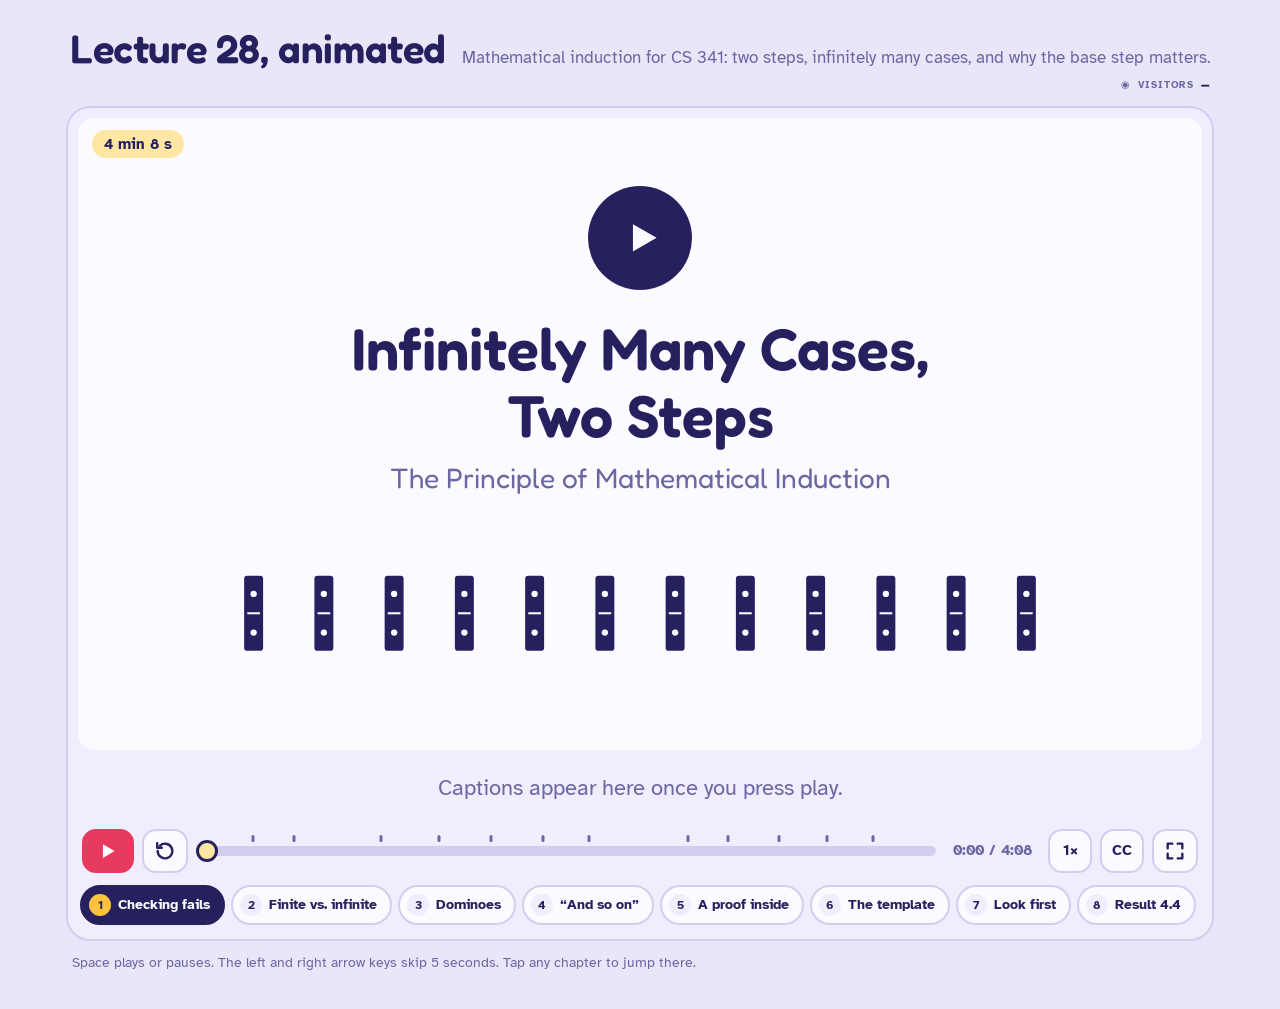
<file: animations/lecture-28-infinitely-many-cases-two-steps.html>
<!DOCTYPE html>
<html lang="en">
<head>
<meta charset="utf-8">
<meta name="viewport" content="width=device-width, initial-scale=1, viewport-fit=cover">
<title>Infinitely Many Cases, Two Steps: an animated explainer</title>
<link rel="preconnect" href="https://fonts.googleapis.com">
<link rel="preconnect" href="https://fonts.gstatic.com" crossorigin>
<link href="https://fonts.googleapis.com/css2?family=Atkinson+Hyperlegible:wght@400;700&family=Fredoka:wght@400;500;600;700&display=swap" rel="stylesheet">
<style>
:root{
  --bg:#E9E6FA; --stage:#FBFAFF; --card:#F0EDFD; --ink:#26215E; --muted:#6B67A3; --line:#D3CEF0;
  --paper:#FFE7A3; --tink:#26215E; --pop:#E8395F; --mint:#14B983; --sky:#3D7BF5; --sun:#FFC23A; --grape:#7C4DEB;
  --on-strong:#FFFFFF;
  --display:"Fredoka","Nunito","Trebuchet MS","Segoe UI",system-ui,"Cambria Math","STIX Two Math",sans-serif;
  --body:"Atkinson Hyperlegible","Segoe UI",system-ui,-apple-system,"Cambria Math",sans-serif;
  color-scheme:light;
  box-sizing:border-box;
  padding-top:env(safe-area-inset-top,0px);
  padding-bottom:env(safe-area-inset-bottom,0px);
}
@media (prefers-color-scheme: dark){
  :root:not([data-theme="light"]){
    --bg:#141230; --stage:#201C4D; --card:#2A2560; --ink:#F3F1FF; --muted:#A7A2DD; --line:#3E3880;
    --paper:#FFE08A; --tink:#26215E; --pop:#FF5C80; --mint:#34D399; --sky:#6EA2FF; --sun:#FFC94D; --grape:#A784FF;
    --on-strong:#1B1846; color-scheme:dark;
  }
}
:root[data-theme="dark"]{
  --bg:#141230; --stage:#201C4D; --card:#2A2560; --ink:#F3F1FF; --muted:#A7A2DD; --line:#3E3880;
  --paper:#FFE08A; --tink:#26215E; --pop:#FF5C80; --mint:#34D399; --sky:#6EA2FF; --sun:#FFC94D; --grape:#A784FF;
  --on-strong:#1B1846; color-scheme:dark;
}
html{scroll-padding-top:env(safe-area-inset-top,0px)}
*,*::before,*::after{box-sizing:inherit}
body{margin:0;background:var(--bg);color:var(--ink);font-family:var(--body);-webkit-font-smoothing:antialiased}
.wrap{max-width:1180px;margin:0 auto;padding:20px 16px 36px}
.intro{display:flex;flex-wrap:wrap;align-items:baseline;gap:4px 16px;margin:4px 4px 14px}
.intro h1{font-family:var(--display);font-weight:600;font-size:clamp(26px,3.6vw,40px);margin:0;letter-spacing:-0.01em}
.intro p{margin:0;color:var(--muted);font-size:17px;line-height:1.4}
.player{background:var(--card);border-radius:24px;padding:10px;border:2px solid var(--line)}
.stage{position:relative;border-radius:16px;overflow:hidden;background:var(--stage);aspect-ratio:16/9;width:100%}
.stage svg{display:block;width:100%;height:100%;user-select:none;-webkit-user-select:none}
.td{font-family:var(--display)}
.tb{font-family:var(--body)}
.poster{position:absolute;inset:0;border:0;padding:0;margin:0;background:transparent;cursor:pointer;color:inherit;font:inherit}
.poster[hidden]{display:none}
.poster-btn{position:absolute;left:50%;top:19%;transform:translate(-50%,-50%);width:clamp(56px,10vw,104px);aspect-ratio:1;border-radius:50%;
  background:var(--ink);color:var(--stage);display:grid;place-items:center;box-shadow:0 0 0 clamp(5px,.9vw,10px) var(--stage);transition:transform .18s ease}
.poster-btn svg{width:42%;height:42%;margin-left:8%}
.poster:hover .poster-btn,.poster:focus-visible .poster-btn{transform:translate(-50%,-50%) scale(1.07)}
.poster:focus-visible{outline:4px solid var(--sky);outline-offset:-4px;border-radius:16px}
.poster-len{position:absolute;left:14px;top:12px;background:var(--paper);color:var(--tink);font-weight:700;font-size:clamp(12px,1.5vw,15px);padding:5px 12px;border-radius:999px}
.caption{min-height:3.3em;display:flex;align-items:center;justify-content:center;text-align:center;padding:10px 18px 6px;
  font-size:clamp(16px,1.9vw,22px);line-height:1.38;font-weight:700;color:var(--ink);margin:0;text-wrap:balance}
.caption:empty::before{content:"Captions appear here once you press play.";color:var(--muted);font-weight:400}
.caption[hidden]{display:none}
.controls{display:flex;align-items:center;gap:8px;padding:6px 4px 2px;flex-wrap:wrap}
.btn{min-width:44px;height:44px;border-radius:14px;border:2px solid var(--line);background:var(--stage);color:var(--ink);
  font:700 15px/1 var(--body);display:inline-grid;place-items:center;cursor:pointer;padding:0 10px}
.btn svg{width:22px;height:22px}
.btn:hover{border-color:var(--muted)}
.btn:focus-visible,.chip:focus-visible,input[type=range]:focus-visible{outline:3px solid var(--sky);outline-offset:2px}
.btn.play{background:var(--pop);border-color:var(--pop);color:var(--on-strong);min-width:52px}
.btn[aria-pressed="false"]{color:var(--muted)}
.scrub{position:relative;flex:1 1 220px;min-width:160px;height:44px;display:flex;align-items:center}
.ticks{position:absolute;left:11px;right:11px;top:6px;height:6px;pointer-events:none}
.ticks span{position:absolute;top:0;width:3px;height:7px;border-radius:2px;background:var(--muted);transform:translateX(-50%)}
input[type=range]{-webkit-appearance:none;appearance:none;width:100%;height:30px;background:transparent;margin:0;cursor:pointer}
input[type=range]::-webkit-slider-runnable-track{height:10px;border-radius:6px;background:linear-gradient(to right,var(--pop) var(--pct,0%),var(--line) var(--pct,0%))}
input[type=range]::-moz-range-track{height:10px;border-radius:6px;background:var(--line)}
input[type=range]::-moz-range-progress{height:10px;border-radius:6px;background:var(--pop)}
input[type=range]::-webkit-slider-thumb{-webkit-appearance:none;width:22px;height:22px;border-radius:50%;background:var(--paper);border:3px solid var(--ink);margin-top:-6px}
input[type=range]::-moz-range-thumb{width:16px;height:16px;border-radius:50%;background:var(--paper);border:3px solid var(--ink)}
.time{font:700 15px/1 var(--body);font-variant-numeric:tabular-nums;color:var(--muted);min-width:96px;text-align:center}
.chapters{display:flex;gap:6px;overflow-x:auto;padding:10px 2px 4px;scrollbar-width:thin}
.chip{flex:0 0 auto;border:2px solid var(--line);background:var(--stage);color:var(--ink);border-radius:999px;padding:7px 13px 7px 7px;
  font:700 14px/1 var(--body);cursor:pointer;display:inline-flex;align-items:center;gap:7px;white-space:nowrap}
.chip b{display:inline-grid;place-items:center;width:22px;height:22px;border-radius:50%;background:var(--card);font-size:12px}
.chip[aria-current="true"]{background:var(--ink);color:var(--stage);border-color:var(--ink)}
.chip[aria-current="true"] b{background:var(--sun);color:var(--tink)}
.hint{color:var(--muted);font-size:14px;margin:12px 6px 0;line-height:1.45}
.rotate{display:none}
@media (max-width:640px) and (orientation:portrait){.rotate{display:block}}
.player:fullscreen{display:flex;flex-direction:column;justify-content:center;border-radius:0;border:0;padding:12px;background:var(--card)}
.player:fullscreen .stage{width:min(100%,calc((100vh - 200px) * 16 / 9));margin:0 auto}
.player:fullscreen .caption,.player:fullscreen .controls,.player:fullscreen .chapters{width:min(100%,calc((100vh - 200px) * 16 / 9));margin-left:auto;margin-right:auto}
@media (max-width:560px){.time{min-width:0;font-size:13px}.btn{min-width:40px;height:40px}}
.gc-total-visitors{margin-left:auto;display:inline-flex;align-items:center;gap:7px;white-space:nowrap;font:700 10px var(--body);letter-spacing:.08em;color:var(--muted)}.gc-total-visitors strong{font:600 13px var(--display);letter-spacing:0;color:var(--ink);font-variant-numeric:tabular-nums}@media(max-width:560px){.gc-total-visitors{margin-left:0}}
</style>

<script data-goatcounter="https://cs341.goatcounter.com/count" async src="//gc.zgo.at/count.js"></script>
</head>
<body>
<main class="wrap">
  <header class="intro">
    <h1>Lecture 28, animated</h1>
    <p>Mathematical induction for CS 341: two steps, infinitely many cases, and why the base step matters.</p>
    <span class="gc-total-visitors" aria-label="Total site visitors"><span aria-hidden="true">◉</span><span>VISITORS</span><strong data-goatcounter-total aria-live="polite">—</strong></span>
  </header>
  <section class="player" id="player" aria-label="Animated explainer player">
    <div class="stage">
      <svg id="svg" viewBox="0 0 1600 900" role="img" aria-label="Animation stage. The captions below describe each scene."></svg>
      <button class="poster" id="poster" type="button" aria-label="Play the explainer">
        <span class="poster-len" id="posterLen"></span>
        <span class="poster-btn"><svg viewBox="0 0 24 24" aria-hidden="true"><path d="M6 4.5v15l13-7.5z" fill="currentColor"/></svg></span>
      </button>
    </div>
    <p class="caption" id="caption" aria-live="polite"></p>
    <div class="controls">
      <button class="btn play" id="play" type="button" aria-label="Play"></button>
      <button class="btn" id="restart" type="button" aria-label="Restart from the beginning"><svg viewBox="0 0 24 24" aria-hidden="true"><path d="M4 12a8 8 0 1 0 2.4-5.7" fill="none" stroke="currentColor" stroke-width="2.6" stroke-linecap="round"/><path d="M3.5 3.5v5h5" fill="none" stroke="currentColor" stroke-width="2.6" stroke-linecap="round" stroke-linejoin="round"/></svg></button>
      <div class="scrub"><div class="ticks" id="ticks"></div><input type="range" id="scrub" min="0" max="100" step="0.1" value="0" aria-label="Seek"></div>
      <span class="time" id="time" aria-live="off">0:00</span>
      <button class="btn" id="speed" type="button" aria-label="Playback speed">1×</button>
      <button class="btn" id="cc" type="button" aria-pressed="true" aria-label="Captions">CC</button>
      <button class="btn" id="fs" type="button" aria-label="Full screen"><svg viewBox="0 0 24 24" aria-hidden="true"><path d="M4 9V4h5M20 9V4h-5M4 15v5h5M20 15v5h-5" fill="none" stroke="currentColor" stroke-width="2.6" stroke-linecap="round" stroke-linejoin="round"/></svg></button>
    </div>
    <nav class="chapters" id="chapters" aria-label="Chapters"></nav>
  </section>
  <p class="hint">Space plays or pauses. The left and right arrow keys skip 5 seconds. Tap any chapter to jump there.</p>
  <p class="hint rotate">Turn your phone sideways for a bigger picture.</p>
</main>
<script>
(function(){
const NS='http://www.w3.org/2000/svg';
const svg=document.getElementById('svg');
const RM=!!(window.matchMedia&&matchMedia('(prefers-reduced-motion: reduce)').matches);

/* ---------- math + easing ---------- */
const clamp=(x,a=0,b=1)=>x<a?a:x>b?b:x;
const lerp=(a,b,k)=>a+(b-a)*k;
const eio=k=>k<.5?4*k*k*k:1-Math.pow(-2*k+2,3)/2;
const eout=k=>1-Math.pow(1-k,3);
const ein=k=>k*k*k;
const back=k=>{const c1=1.70158,c3=c1+1;return 1+c3*Math.pow(k-1,3)+c1*Math.pow(k-1,2);};
const P=(t,a,b,fn=eio)=>fn(clamp((t-a)/(b-a)));
const bump=(t,a,d)=>Math.sin(Math.PI*clamp((t-a)/d));
const num=k=>k<0?'\u2212'+(-k):String(k);

/* ---------- svg helpers ---------- */
function el(tag,attrs,parent){
  const e=document.createElementNS(NS,tag);let st='';
  for(const k in attrs){const v=attrs[k];if(v==null)continue;
    if(k==='text')e.textContent=v;
    else if((k==='fill'||k==='stroke')&&typeof v==='string'&&v.startsWith('--'))st+=k+':var('+v+');';
    else e.setAttribute(k,v);}
  if(st)e.setAttribute('style',st);
  if(parent)parent.appendChild(e);return e;
}
function place(g,o={}){
  const X=g._x+(o.dx||0),Y=g._y+(o.dy||0);
  let tr='translate('+X.toFixed(2)+' '+Y.toFixed(2)+')';
  if(o.r)tr+=' rotate('+o.r.toFixed(2)+')';
  if(o.sx!=null||o.sy!=null){const sx=o.sx!=null?o.sx:(o.s!=null?o.s:1),sy=o.sy!=null?o.sy:(o.s!=null?o.s:1);tr+=' scale('+Math.max(sx,.001).toFixed(3)+' '+Math.max(sy,.001).toFixed(3)+')';}
  else if(o.s!=null&&o.s!==1)tr+=' scale('+Math.max(o.s,.001).toFixed(3)+')';
  g.setAttribute('transform',tr);
  const op=o.o==null?1:clamp(o.o);
  g.setAttribute('opacity',op.toFixed(3));
  const vis=op<=.002?'hidden':'visible';if(g._vis!==vis){g.style.visibility=vis;g._vis=vis;}
}
function G(parent,x=0,y=0){const g=el('g',{},parent);g._x=x;g._y=y;place(g);return g;}
function show(g,t,a,b=1e9,extra={}){
  const k=clamp((t-a)/.5),f=1-P(t,b-.45,b,ein);
  place(g,Object.assign({s:k?back(k):.001,o:Math.min(clamp(k*3),f)},extra));return k;
}
function txt(p,x,y,str,o={}){
  return el('text',{x,y,dy:'.35em','font-size':o.size||40,'font-weight':o.weight||500,'text-anchor':o.anchor||'middle',
    fill:o.fill||'--ink',class:o.body?'tb':'td',opacity:o.op,text:str},p);
}
function gt(p,x,y,str,o={}){const g=G(p,x,y);txt(g,0,0,str,o);return g;}
function ticketD(w,h){const W=w/2,H=h/2,n=Math.min(14,h*.18),c=Math.min(14,h*.2);
  return 'M'+(-W+c)+' '+(-H)+'H'+(W-c)+'A'+c+' '+c+' 0 0 1 '+W+' '+(-H+c)+'V'+(-n)+'A'+n+' '+n+' 0 0 0 '+W+' '+n+'V'+(H-c)+'A'+c+' '+c+' 0 0 1 '+(W-c)+' '+H+
  'H'+(-W+c)+'A'+c+' '+c+' 0 0 1 '+(-W)+' '+(H-c)+'V'+n+'A'+n+' '+n+' 0 0 0 '+(-W)+' '+(-n)+'V'+(-H+c)+'A'+c+' '+c+' 0 0 1 '+(-W+c)+' '+(-H)+'Z';}
function ticket(p,w,h,fill='--paper'){const g=el('g',{},p);el('path',{d:ticketD(w,h),fill},g);return g;}
function pill(p,w,h,fill,label,o={}){const g=el('g',{},p);el('rect',{x:-w/2,y:-h/2,width:w,height:h,rx:h/2,fill},g);
  if(label!=null)txt(g,0,0,label,{size:o.size||34,weight:o.weight||600,fill:o.color||'--tink'});return g;}
function star(p,cx,cy,R,fill){let d='';for(let i=0;i<10;i++){const a=-Math.PI/2+i*Math.PI/5,rr=i%2?R*.45:R;d+=(i?'L':'M')+(cx+rr*Math.cos(a)).toFixed(1)+' '+(cy+rr*Math.sin(a)).toFixed(1);}
  return el('path',{d:d+'Z',fill},p);}
function shape(p,type,fill,s){
  if(type===0)return el('circle',{r:s,fill},p);
  if(type===1)return el('rect',{x:-s,y:-s,width:2*s,height:2*s,rx:12,fill},p);
  if(type===2)return el('path',{d:'M0 '+(-s*1.05)+' L'+(s*1.05)+' '+(s*.8)+' L'+(-s*1.05)+' '+(s*.8)+'Z',fill,stroke:fill,'stroke-width':10,'stroke-linejoin':'round'},p);
  if(type===3)return el('rect',{x:-s*.82,y:-s*.82,width:1.64*s,height:1.64*s,rx:10,fill,transform:'rotate(45)'},p);
  return star(p,0,0,s*1.2,fill);
}
function mascot(p){const g=el('g',{},p);
  el('path',{d:ticketD(124,84),fill:'--paper',stroke:'--tink','stroke-width':4},g);
  el('circle',{cx:-34,cy:10,r:7,fill:'--pop',opacity:.45},g);el('circle',{cx:34,cy:10,r:7,fill:'--pop',opacity:.45},g);
  el('circle',{cx:-17,cy:-8,r:6,fill:'--tink'},g);el('circle',{cx:17,cy:-8,r:6,fill:'--tink'},g);
  el('path',{d:'M-13 10 Q0 22 13 10',fill:'none',stroke:'--tink','stroke-width':4,'stroke-linecap':'round'},g);return g;}
function person(p,fill){const g=el('g',{},p);
  el('rect',{x:-30,y:-4,width:60,height:58,rx:26,fill},g);el('circle',{cx:0,cy:-34,r:25,fill},g);
  el('circle',{cx:-9,cy:-37,r:3.6,fill:'--tink'},g);el('circle',{cx:9,cy:-37,r:3.6,fill:'--tink'},g);
  el('path',{d:'M-8 -27 Q0 -21 8 -27',fill:'none',stroke:'--tink','stroke-width':3,'stroke-linecap':'round'},g);return g;}
function speech(p,w,h,label,o={}){const g=el('g',{},p);
  el('path',{d:'M'+(-w/2+4)+' -14 L'+(-w/2-30)+' 16 L'+(-w/2+4)+' 14Z',fill:'--grape'},g);
  el('rect',{x:-w/2,y:-h/2,width:w,height:h,rx:28,fill:'--grape'},g);
  txt(g,0,0,label,{size:o.size||36,weight:600,fill:'--on-strong'});return g;}
function dart(g){el('line',{x1:0,y1:-96,x2:0,y2:-18,stroke:'--ink','stroke-width':6,'stroke-linecap':'round'},g);
  el('path',{d:'M-11 -22 L11 -22 L0 4Z',fill:'--ink'},g);el('path',{d:'M0 -78 L-16 -106 L0 -96 L16 -106Z',fill:'--pop'},g);}
function qlen(x0,y0,cx,cy,x1,y1){let L=0,px=x0,py=y0;for(let i=1;i<=40;i++){const u=i/40,a=(1-u)*(1-u),b=2*u*(1-u),c=u*u;
  const x=a*x0+b*cx+c*x1,y=a*y0+b*cy+c*y1;L+=Math.hypot(x-px,y-py);px=x;py=y;}return L;}

/* ---------- extra helpers for algebra rows ---------- */
const pv=(t,a)=>{const k=clamp((t-a)/.5);return {s:k?back(k):.001,o:clamp(k*3)};};
let BUILDING=null,FONTV=0;
function row(p,x,y,pieces,o={}){
  const g=el('g',{},p);g._x=0;g._y=0;g._pc=[];g._ax=x;g._ay=y;g._anchor=o.anchor||'start';const S=o.size||44;
  if(o.bg){const h=o.bgH||S*1.9;g._bg=el('rect',{y:y-h/2,height:h,rx:22,fill:o.bg,stroke:o.bgStroke||null,'stroke-width':o.bgStroke?5:null},g);g._padX=o.padX||32;}
  pieces.forEach(pc=>{const [s,q={}]=Array.isArray(pc)?pc:[pc,{}];const sz=q.size||S;let rect=null;
    if(q.box)rect=el('rect',{y:y-sz*.68,height:sz*1.36,rx:12,fill:q.box},g);
    const t=el('text',{x,y,dy:'.35em','font-size':sz,'font-weight':q.weight||o.weight||500,'text-anchor':'start',
      fill:q.fill||(q.box?'--tink':(o.fill||'--ink')),class:'td',text:s.replace(/ /g,'\u00A0')},g);
    g._pc.push({t,rect,pad:q.box?12:0});});
  layoutRow(g);if(BUILDING)BUILDING.rows.push(g);return g;
}
let MEAS=null;const MCACHE={};
function measure(t){
  if(!MEAS)MEAS=el('text',{x:-5000,y:-5000,class:'td',opacity:0,'aria-hidden':'true'},svg);
  const sz=t.getAttribute('font-size'),w=t.getAttribute('font-weight'),s=t.textContent,key=FONTV+'|'+sz+'|'+w+'|'+s;
  if(MCACHE[key]!=null)return MCACHE[key];
  MEAS.setAttribute('font-size',sz);MEAS.setAttribute('font-weight',w);MEAS.textContent=s;
  let l=0;try{l=MEAS.getComputedTextLength();}catch(e){}
  return MCACHE[key]=l;
}
function layoutRow(g){
  const ws=g._pc.map(pc=>measure(pc.t)+pc.pad*2);
  const tot=ws.reduce((a,b)=>a+b,0);let x=g._anchor==='middle'?g._ax-tot/2:g._ax;g._x0=x;g._w=tot;
  g._pc.forEach((pc,i)=>{if(pc.rect){pc.rect.setAttribute('x',(x+3).toFixed(1));pc.rect.setAttribute('width',Math.max(ws[i]-6,0).toFixed(1));}
    pc.t.setAttribute('x',(x+pc.pad).toFixed(1));pc.x=x;pc.w=ws[i];x+=ws[i];});
  if(g._bg){g._bg.setAttribute('x',(g._x0-g._padX).toFixed(1));g._bg.setAttribute('width',(tot+2*g._padX).toFixed(1));}
}
function frac(p,x,y,num,den,o={}){const g=G(p,x,y),s=o.size||48,w=o.w||Math.max(num.length,den.length)*s*.55+24;
  txt(g,0,-s*.78,num,{size:s,weight:o.weight||500,fill:o.fill});
  el('line',{x1:-w/2,y1:0,x2:w/2,y2:0,stroke:o.fill||'--ink','stroke-width':5,'stroke-linecap':'round'},g);
  txt(g,0,s*.78,den,{size:s,weight:o.weight||500,fill:o.fill});return g;}
function tracker(p,x,y,gap,labels,o={}){
  const W=o.w||250;
  const items=labels.map((l,i)=>{const g=G(p,o.horiz?x+gap*i:x,o.horiz?y:y+gap*i);
    const bg=el('rect',{x:-W/2,y:-30,width:W,height:60,rx:30,fill:'--card',stroke:'--line','stroke-width':3},g);
    const c=el('circle',{cx:-W/2+32,cy:0,r:20,fill:'--line'},g);
    const n=txt(g,-W/2+32,0,String(i+1),{size:24,weight:700,fill:'--muted'});
    const tx=txt(g,-W/2+62,0,l,{size:28,weight:600,anchor:'start',fill:'--muted'});
    return {g,bg,c,n,tx};});
  return {items,update(t,times,end,appear){items.forEach((it,i)=>{
    const on=t>=times[i],done=t>=(i<items.length-1?times[i+1]:end),st=done?2:on?1:0;
    if(it._st!==st){it._st=st;
      it.bg.setAttribute('style','fill:var('+(st===1?'--sun':'--card')+');stroke:var('+(st===1?'--sun':st===2?'--mint':'--line')+')');
      it.c.setAttribute('style','fill:var('+(st===0?'--line':st===1?'--tink':'--mint')+')');
      it.n.setAttribute('style','fill:var('+(st===0?'--muted':st===1?'--sun':'--tink')+')');it.n.textContent=st===2?'✓':String(i+1);
      it.tx.setAttribute('style','fill:var('+(st===1?'--tink':st===2?'--ink':'--muted')+')');}
    const k=P(t,appear+i*.15,appear+.4+i*.15);place(it.g,{o:k,s:1+.08*(on&&!done?bump(t,times[i],.4):0)});});}};
}
function check(p,x,y){const c=G(p,x,y);el('circle',{r:24,fill:'--mint'},c);
  el('path',{d:'M-10 0 L-3 8 L11 -8',fill:'none',stroke:'--tink','stroke-width':5,'stroke-linecap':'round','stroke-linejoin':'round'},c);return c;}

/* =================================================================
   SCENES  (each: title, dur, caps [local time, text], build, update)
   ================================================================= */
const scenes=[];
function boxCard(p,x,y,w,h,stroke){const g=G(p,x,y);g._r=el('rect',{x:-w/2,y:-h/2,width:w,height:h,rx:28,fill:'--card',stroke:stroke||'--line','stroke-width':stroke?5:3},g);return g;}
function slideIn(g,t,a,dx=40){const k=P(t,a,a+.5,eout);place(g,{dx:-(1-k)*dx,o:k});}
function stampBox(p,x,y,w,label,size){const g=G(p,x,y);el('rect',{x:-w/2,y:-58,width:w,height:116,rx:18,fill:'--stage',stroke:'--pop','stroke-width':9},g);txt(g,0,0,label,{size:size||52,weight:700,fill:'--pop'});return g;}
function slam(g,t,a,r=-5,b=1e9){const k=clamp((t-a)/.4);place(g,{s:k?lerp(1.8,1,eout(k)):.001,o:clamp(k*4)*(1-P(t,b-.4,b)),r});}
function domino(p,cx,base,o={}){const w=o.w||34,h=o.h||130,g=G(p,cx+w/2,base);
  el('rect',{x:-w,y:-h,width:w,height:h,rx:6,fill:o.fill||'--ink',stroke:'--stage','stroke-width':3},g);
  el('line',{x1:-w+6,y1:-h/2,x2:-6,y2:-h/2,stroke:'--stage','stroke-width':3},g);
  [-h*.75,-h*.25].forEach(y=>el('circle',{cx:-w/2,cy:y,r:Math.max(3,w*.15),fill:'--stage'},g));g._w=w;g._h=h;return g;}
const fallAng=(t,a,fin=66,dur=.38)=>fin*ein(clamp((t-a)/dur));
function sqTile(p,x,y,w,h,fill,label,lc){const g=G(p,x,y);el('rect',{x:-w/2,y:-h/2,width:w,height:h,rx:12,fill},g);if(label!=null)txt(g,0,0,label,{size:26,weight:700,fill:lc||'--tink'});return g;}

/* 1. Checking fails */
scenes.push((()=>{
  let form,tiles=[],cnt,big,bigL,title,sub,lesson,dom=[];
  return {title:'Checking fails',dur:16,
  caps:[[0.3,'Remember Homework 1? n² − n + 41 is prime for n = 1, 2, 3…'],[3.4,'Forty values in a row, all prime…'],[5.2,'…and then n = 41 gives 41², which isn’t prime.'],[7.8,'The lesson all term: checking cases can’t prove a claim about infinitely many integers.'],[12,'Today’s method does it with exactly two steps: mathematical induction.']],
  build(r){
    form=G(r,800,150);ticket(form,760,88);row(form,0,0,[['Homework 1',{weight:700}],'   Is n² − n + 41 prime?'],{size:36,anchor:'middle',fill:'--tink'});
    for(let i=0;i<40;i++){const c=i%10,rw=Math.floor(i/10);tiles.push(sqTile(r,260+120*c,262+86*rw,84,64,'--mint',String(i+1)));}
    cnt=G(r,560,670);pill(cnt,300,60,'--mint','40 for 40 ✓',{size:32});
    big=sqTile(r,980,670,120,90,'--pop','41','--on-strong');
    bigL=G(r,980,770);pill(bigL,540,56,'--pop','41² − 41 + 41 = 41² = 1681, not prime',{size:26,color:'--on-strong'});
    title=gt(r,800,330,'Infinitely Many Cases,',{size:84,weight:600});
    sub=gt(r,800,425,'Two Steps',{size:84,weight:600});
    lesson=gt(r,800,512,'The Principle of Mathematical Induction',{size:40,weight:400,fill:'--muted'});
    for(let i=0;i<12;i++)dom.push(domino(r,250+100*i,760,{w:30,h:110}));
  },
  update(t){
    const lv=P(t,7.2,7.8,ein);
    show(form,t,.3,7.8);
    tiles.forEach((g,i)=>{const v=pv(t,.8+i*.06);place(g,{s:v.s,o:v.o*(1-lv)});});
    show(cnt,t,3.6,7.8);show(big,t,5.2,7.8,{dx:t>5.6&&t<6.4&&!RM?Math.sin((t-5.6)*40)*6:0});show(bigL,t,5.6,7.8);
    place(title,{o:P(t,7.8,8.4),dy:(1-P(t,7.8,8.4,eout))*30});place(sub,{o:P(t,8.2,8.8),dy:(1-P(t,8.2,8.8,eout))*30});place(lesson,{o:P(t,8.8,9.4)});
    dom.forEach((g,i)=>{const v=pv(t,9+i*.06);place(g,{s:v.s,o:v.o,r:fallAng(t,12.4+i*.2)});});
  }};
})());

/* 2. Finite vs infinite */
scenes.push((()=>{
  let head,cF,cI,fin=[],belt=[],masc,tagF,tagI,bottom,clip;
  return {title:'Finite vs. infinite',dur:14,
  caps:[[0.6,'When there are finitely many cases, checking them all is a proof. You did that in Homework 2.'],[5.6,'With infinitely many, you’d never finish.'],[9.6,'Induction resolves the tension: infinitely many statements, proved by an argument of two steps.']],
  build(r){
    head=gt(r,800,95,'Finite vs. infinite',{size:60,weight:600});
    cF=boxCard(r,430,430,620,420);txt(cF,0,-160,'Finitely many cases',{size:38,weight:700});
    for(let i=0;i<6;i++){const g=sqTile(cF,-200+80*i,-50,64,64,'--mint','✓');fin.push(g);}
    tagF=G(cF,0,90);pill(tagF,470,60,'--mint','check them all: that’s a proof',{size:28});
    txt(cF,0,160,'(Homework 2, Problem 7)',{size:26,weight:500,fill:'--muted'});
    cI=boxCard(r,1170,430,620,420);txt(cI,0,-160,'Infinitely many cases',{size:38,weight:700});
    const defs=el('defs',{},r);clip=el('clipPath',{id:'l28clip'},defs);el('rect',{x:880,y:330,width:580,height:110},clip);
    const bg=el('g',{'clip-path':'url(#l28clip)'},r);
    for(let i=0;i<14;i++){const g=sqTile(bg,0,380,64,64,'--line',String(i+1),'--ink');g._i=i;belt.push(g);}
    masc=G(r,1170,520);mascot(masc);
    tagI=G(cI,0,180);pill(tagI,360,56,'--pop','you’d never finish',{size:28,color:'--on-strong'});
    bottom=G(r,800,780);pill(bottom,1000,74,'--grape','Induction: infinitely many statements, two steps',{size:34,color:'--on-strong'});
  },
  update(t){
    place(head,{o:P(t,.4,1)});
    show(cF,t,.8);fin.forEach((g,i)=>show(g,t,1.4+i*.3));show(tagF,t,3.6);
    show(cI,t,5.4);
    belt.forEach(g=>{const off=RM?0:(t-5.6)*140;let x=900+((g._i*84-off)%1176+1176)%1176;g._x=x;place(g,{o:P(t,5.8,6.2)});});
    show(masc,t,6,1e9,{r:RM?0:Math.sin(t*12)*6});show(tagI,t,7.4);
    show(bottom,t,9.8);
  }};
})());

/* 3. Dominoes */
scenes.push((()=>{
  let head,dom=[],labs=[],dots,cB,cI,masc,ringK,arc,AL,kLab,k1Lab,formal;
  const X=i=>210+95*i,BASE=540,N=12,K=6;
  return {title:'Dominoes',dur:30,
  caps:[[0.6,'Picture the statements P(1), P(2), P(3), … as an endless row of dominoes.'],[3.8,'Step 1, the base step: P(1) is true. The first domino falls.'],[8,'Step 2, the inductive step: for every k, if P(k) is true, then P(k + 1) is true. Each domino knocks over the next.'],[14,'Put them together, and every domino falls.'],[19.6,'That’s the Principle of Mathematical Induction: those two steps prove P(n) for every positive integer n.']],
  build(r){
    head=gt(r,800,95,'The principle: dominoes',{size:60,weight:600});
    el('line',{x1:150,y1:BASE+2,x2:1470,y2:BASE+2,stroke:'--line','stroke-width':6,'stroke-linecap':'round'},r);
    ringK=el('rect',{x:X(K)-40,y:BASE-160,width:X(K+1)-X(K)+80,height:200,rx:28,fill:'none',stroke:'--sun','stroke-width':6,'stroke-dasharray':'12 9'},r);
    for(let i=0;i<N;i++){dom.push(domino(r,X(i),BASE));labs.push(gt(r,X(i),BASE+40,'P('+(i+1)+')',{size:24,weight:700,fill:'--muted'}));}
    dots=gt(r,1420,BASE-60,'…',{size:64,fill:'--muted'});
    kLab=G(r,X(K),BASE+82);pill(kLab,80,40,'--sun','k',{size:26});k1Lab=G(r,X(K+1),BASE+82);pill(k1Lab,110,40,'--sun','k + 1',{size:24});
    arc=el('path',{d:`M${X(K)+17} ${BASE-136} Q${X(K)+60} ${BASE-200} ${X(K+1)} ${BASE-140}`,fill:'none',stroke:'--pop','stroke-width':5,'stroke-dasharray':'8 8','stroke-linecap':'round'},r);
    cB=G(r,430,235);ticket(cB,560,110);txt(cB,0,-20,'(1) Base step',{size:32,weight:700,fill:'--tink'});txt(cB,0,22,'P(1) is true',{size:30,weight:600,fill:'--tink'});
    cI=G(r,1150,235);ticket(cI,600,110,'--paper');txt(cI,0,-20,'(2) Inductive step',{size:32,weight:700,fill:'--tink'});txt(cI,0,22,'∀k ∈ ℕ,  P(k) ⇒ P(k + 1)',{size:30,weight:600,fill:'--tink'});
    masc=G(r,X(0)-90,BASE-70);el('g',{transform:'scale(.8)'},masc).appendChild(mascot(el('g',{},masc)));
    formal=boxCard(r,800,740,1260,150,'--grape');
    row(formal,0,-28,[['∀n ∈ ℕ, P(n) is true',{weight:700}],'  if'],{size:34,anchor:'middle'});
    row(formal,0,28,['(1) P(1) is true,  and  (2) ∀k ∈ ℕ, P(k) ⇒ P(k + 1)'],{size:32,anchor:'middle',fill:'--muted',weight:600});
  },
  update(t){
    place(head,{o:P(t,.4,1)});
    const wob=t>4.6&&t<5.8&&!RM?Math.sin((t-4.6)*14)*5*(1-(t-4.6)/1.2):0;
    dom.forEach((g,i)=>{const v=pv(t,.8+i*.08);place(g,{s:v.s,o:v.o,r:(i===0?Math.max(wob,0):0)+fallAng(t,14.2+i*.24)});place(labs[i],{o:P(t,1.2+i*.08,1.6+i*.08)});});
    place(dots,{o:P(t,2,2.4)});
    show(cB,t,3.8);show(masc,t,4,13.8,{dx:wob>0?6:0});
    show(cI,t,8.2);ringK.setAttribute('opacity',P(t,9,9.4)*(1-P(t,13.4,13.8)));show(kLab,t,9.2,13.8);show(k1Lab,t,9.4,13.8);
    arc.setAttribute('opacity',P(t,10.4,10.8)*(1-P(t,13.4,13.8)));
    show(formal,t,19.8);
  }};
})());

/* 4. "And so on" */
scenes.push((()=>{
  let head,panel,lines=[],content,stamp,ax,what;
  const LS=['P(1) is true.','k = 1:  P(1) ⇒ P(2), so P(2) is true.','k = 2:  P(2) ⇒ P(3), so P(3) is true.','k = 3:  P(3) ⇒ P(4), so P(4) is true.','k = 4:  P(4) ⇒ P(5), so P(5) is true.','k = 5:  P(5) ⇒ P(6), so P(6) is true.','k = 6:  P(6) ⇒ P(7), so P(7) is true.','k = 7:  P(7) ⇒ P(8), so P(8) is true.','k = 8:  P(8) ⇒ P(9), so P(9) is true.','k = 9:  …'];
  const LT=[.8,2.4,3.8,5,5.9,6.6,7.2,7.7,8.1,8.4];
  return {title:'“And so on”',dur:20,
  caps:[[0.6,'Why does it work? P(1) is true. Then k = 1 gives P(1) ⇒ P(2), so P(2) holds by modus ponens…'],[5.6,'…then k = 2 gives P(3), and so on. But you could never finish writing that out.'],[9.4,'That chain is the intuition, not the justification.'],[12,'In fact, Chartrand takes the Principle as an axiom about the positive integers, accepted without proof.'],[16.4,'What you actually prove are the two steps.']],
  build(r){
    head=gt(r,800,95,'“And so on” is not a proof',{size:60,weight:600});
    panel=boxCard(r,800,370,1000,310);
    const defs=el('defs',{},r);const cp=el('clipPath',{id:'l28clip2'},defs);el('rect',{x:310,y:226,width:980,height:288},cp);
    const cg=el('g',{'clip-path':'url(#l28clip2)'},r);content=G(cg,0,0);
    LS.forEach((s,i)=>lines.push(gt(content,800,262+56*i,s,{size:34,weight:600})));
    stamp=stampBox(r,800,370,620,'intuition, not proof',50);
    ax=G(r,800,630);ticket(ax,1220,130);txt(ax,0,-24,'The Principle is an axiom about the positive integers,',{size:32,weight:600,fill:'--tink'});txt(ax,0,24,'accepted without proof.',{size:32,weight:600,fill:'--tink'});
    what=G(r,800,775);pill(what,820,72,'--grape','What you prove: step (1) and step (2)',{size:34,color:'--on-strong'});
  },
  update(t){
    place(head,{o:P(t,.4,1)});show(panel,t,.4);
    lines.forEach((g,i)=>place(g,{o:P(t,LT[i],LT[i]+.3)}));
    const sc=Math.max(0,(t-4.4))*0;let shift=0;for(let i=5;i<LS.length;i++)shift+=56*P(t,LT[i]-.2,LT[i]+.1);
    place(content,{dy:-shift});
    slam(stamp,t,9.4,-4);show(ax,t,12.2);show(what,t,16.6);
  }};
})());

/* 5. A proof inside */
scenes.push((()=>{
  let head,dk,dk1,lk,lk1,ring,card,pk,pk1,arr,AL,lA,lD,ih,bottom;
  return {title:'A proof inside',dur:18,
  caps:[[0.6,'Look closely at step 2. It says: for every k, P(k) implies P(k + 1).'],[4.6,'That’s a universal implication, so you prove it directly: assume P(k) for an arbitrary k, and derive P(k + 1).'],[10.4,'The assumption P(k) has a name: the inductive hypothesis.'],[14,'So every induction proof has a Chapter 3 proof inside it.']],
  build(r){
    head=gt(r,800,95,'Step 2 is a direct proof',{size:60,weight:600});
    el('line',{x1:200,y1:560,x2:560,y2:560,stroke:'--line','stroke-width':6,'stroke-linecap':'round'},r);
    dk=domino(r,300,558,{w:56,h:210,fill:'--sky'});dk1=domino(r,450,558,{w:56,h:210,fill:'--mint'});
    lk=gt(r,300,600,'k',{size:34,weight:700});lk1=gt(r,450,600,'k + 1',{size:34,weight:700});
    ring=el('circle',{cx:380,cy:440,r:230,fill:'none',stroke:'--sun','stroke-width':8},r);
    el('line',{x1:545,y1:350,x2:700,y2:300,stroke:'--sun','stroke-width':8,'stroke-linecap':'round'},r);
    card=boxCard(r,1110,430,760,420,'--grape');
    txt(card,0,-155,'∀k ∈ ℕ,  P(k) ⇒ P(k + 1)',{size:40,weight:700});
    pk=G(card,-200,-10);el('circle',{r:80,fill:'--sky'},pk);txt(pk,0,0,'P(k)',{size:44,weight:700,fill:'--on-strong'});
    pk1=G(card,200,-10);el('circle',{r:80,fill:'--mint'},pk1);txt(pk1,0,0,'P(k+1)',{size:38,weight:700,fill:'--tink'});
    arr=el('path',{d:'M-96 -10 H86 M64 -28 L92 -10 L64 8',fill:'none',stroke:'--ink','stroke-width':10,'stroke-linecap':'round','stroke-linejoin':'round'},card);AL=182+70;arr.setAttribute('stroke-dasharray',AL);
    lA=gt(card,-200,110,'assume',{size:32,weight:600,fill:'--muted'});lD=gt(card,200,110,'derive',{size:32,weight:600,fill:'--muted'});
    ih=G(card,-200,165);pill(ih,330,52,'--sun','the inductive hypothesis',{size:26});
    bottom=G(r,800,780);pill(bottom,1020,74,'--grape','Every induction proof has a Chapter 3 proof inside it',{size:32,color:'--on-strong'});
  },
  update(t){
    place(head,{o:P(t,.4,1)});
    show(dk,t,.8);show(dk1,t,1.1);place(lk,{o:P(t,1.2,1.6)});place(lk1,{o:P(t,1.4,1.8)});ring.setAttribute('opacity',P(t,2,2.4));
    show(card,t,2.6);show(pk,t,4.8);arr.setAttribute('stroke-dashoffset',(AL*(1-P(t,6.4,7.4))).toFixed(1));arr.setAttribute('opacity',t>6.4?1:0);show(pk1,t,7.4);
    place(lA,{o:P(t,5.2,5.6)});place(lD,{o:P(t,7.8,8.2)});
    show(ih,t,10.6);show(bottom,t,14.2);
  }};
})());

/* 6. The template */
scenes.push((()=>{
  let head,tk=[];
  const R=[['Announce it','“We proceed by induction.”',null],['Base step','Verify P(1) directly.',null],['Inductive step','Assume P(k) for a positive integer k. Show P(k + 1),','and say where you use the inductive hypothesis.'],['Conclude','“By the Principle of Mathematical Induction,','P(n) holds for every positive integer n.”']];
  const A=[2.6,5.6,8.6,13.4];
  return {title:'The template',dur:18,
  caps:[[0.6,'Every induction proof has four parts.'],[2.6,'Announce it: “We proceed by induction.”'],[5.6,'Base step: check P(1) directly.'],[8.6,'Inductive step: assume P(k), show P(k + 1), and say where you used the hypothesis.'],[13.4,'Conclude: by the Principle of Mathematical Induction, P(n) holds for every positive integer n.']],
  build(r){
    head=gt(r,800,95,'Every induction proof has four parts',{size:56,weight:600});
    R.forEach(([a,b,c],i)=>{const g=G(r,800,240+152*i);ticket(g,1300,124);
      el('line',{x1:-470,y1:-48,x2:-470,y2:48,stroke:'--tink','stroke-width':4,'stroke-dasharray':'6 10','stroke-linecap':'round',opacity:.45},g);
      txt(g,-560,0,String(i+1),{size:52,weight:700,fill:'--tink'});
      txt(g,-430,c?-22:0,a,{size:34,weight:700,fill:'--tink',anchor:'start'});
      if(c){txt(g,-140,-22,b,{size:28,weight:600,fill:'--tink',anchor:'start'});txt(g,-140,22,c,{size:28,weight:600,fill:'--tink',anchor:'start'});}
      else txt(g,-140,0,b,{size:30,weight:600,fill:'--tink',anchor:'start'});
      tk.push(g);});
  },
  update(t){place(head,{o:P(t,.4,1)});tk.forEach((g,i)=>{const k=P(t,A[i],A[i]+.6,eout);place(g,{dx:-(1-k)*120,o:k,r:(1-k)*-2});});}
  };
})());

/* 7. Look first */
scenes.push((()=>{
  let head,cols=[],labs=[],conj;
  const CXs=[250,540,880,1290],CELL=44,BASE=600,COL=['--sun','--sky','--mint','--grape'],T0=[1,3,5.4,7.8];
  const LB=['1 = 1²','1 + 3 = 2²','1 + 3 + 5 = 3²','1 + 3 + 5 + 7 = 4²'];
  return {title:'Look first',dur:16,
  caps:[[0.6,'Before proving anything, look. Add up odd numbers: 1, then 1 + 3, then 1 + 3 + 5…'],[5.6,'The totals are 1, 4, 9, 16: perfect squares. Each new odd number wraps an L around the square.'],[11.4,'Result 4.4 says this works forever: 1 + 3 + 5 + ⋯ + (2n − 1) = n².']],
  build(r){
    head=gt(r,800,95,'Look first',{size:60,weight:600});
    CXs.forEach((cx,j)=>{const n=j+1,x0=cx-n*CELL/2,layers=[];for(let m=0;m<n;m++)layers.push(G(r,0,0));
      for(let rr=0;rr<n;rr++)for(let c=0;c<n;c++){const m=Math.max(rr,c);el('rect',{x:x0+c*CELL+2,y:BASE-(rr+1)*CELL+2,width:CELL-4,height:CELL-4,rx:7,fill:COL[m]},layers[m]);}
      cols.push(layers);labs.push(gt(r,cx,BASE+50,LB[j],{size:30,weight:700}));});
    conj=G(r,800,770);pill(conj,820,80,'--grape','Result 4.4:  1 + 3 + 5 + ⋯ + (2n − 1) = n²',{size:36,color:'--on-strong'});
  },
  update(t){
    place(head,{o:P(t,.4,1)});
    cols.forEach((layers,j)=>layers.forEach((g,m)=>{const a=T0[j]+m*.35,k=P(t,a,a+.4,eout);place(g,{o:k,dy:-(1-k)*20});}));
    labs.forEach((g,j)=>place(g,{o:P(t,T0[j]+(j+1)*.35,T0[j]+(j+1)*.35+.4)}));
    show(conj,t,11.6);
  }};
})());

/* 8. Result 4.4 */
scenes.push((()=>{
  let thm,trk,L0,L1,L2,ihTag,L3,L4a,L4b,byIH,L5,gn,gk,gL,gLab1,gLab2,concl;
  const T=[1.8,3.6,8.2,27.6],END=31;
  return {title:'Result 4.4',dur:34,
  caps:[[0.6,'Result 4.4: for every positive integer n, 1 + 3 + ⋯ + (2n − 1) = n².'],[1.8,'Announce it: we proceed by induction.'],[3.6,'Base step: for n = 1, the left side is 1 and the right side is 1². They agree.'],[8.2,'Inductive step: assume the formula holds for some positive integer k. That’s the inductive hypothesis.'],[13,'We want the sum up to 2k + 1 to equal (k + 1)².'],[16.4,'Split off the last term. The rest is exactly the sum up to k, which the hypothesis says is k².'],[22,'So we get k² + 2k + 1, which is (k + 1)². The square grows by one L.'],[27.6,'By the Principle of Mathematical Induction, the formula holds for every positive integer n.']],
  build(r){
    thm=G(r,800,140);ticket(thm,1260,88);row(thm,0,0,[['Result 4.4',{weight:700}],'   For every positive integer n,  1 + 3 + 5 + ⋯ + (2n − 1) = n².'],{size:32,anchor:'middle',fill:'--tink'});
    trk=tracker(r,200,300,92,['Announce','Base step','Inductive step','Conclude'],{w:270});
    L0=row(r,400,262,['We proceed by induction.'],{size:34,weight:700});
    L1=row(r,400,340,['Base:  n = 1.   Left = 1,  right = 1² = 1  ',['✓',{fill:'--mint',weight:700}]],{size:34});
    L2=row(r,400,425,['Assume  ',['1 + 3 + ⋯ + (2k − 1) = k²',{box:'--sun',weight:700}]],{size:36});
    ihTag=G(r,0,425);pill(ihTag,300,46,'--sun','inductive hypothesis',{size:24});
    L3=row(r,400,505,['Show:  1 + 3 + ⋯ + (2k + 1) = (k + 1)²'],{size:36});
    L4a=row(r,400,585,[['1 + 3 + ⋯ + (2k − 1)',{box:'--sky',fill:'--on-strong',weight:700}],' + (2k + 1)'],{size:36});
    L4b=row(r,400,585,[['k²',{box:'--sun',weight:700}],' + (2k + 1)'],{size:36});
    byIH=G(r,0,585);pill(byIH,330,46,'--sun','← by the inductive hypothesis',{size:24});
    L5=row(r,400,665,['= k² + 2k + 1 = (k + 1)²  ',['✓',{fill:'--mint',weight:700}]],{size:36});
    gn=G(r,1370,560);const C=30;gk=G(gn,0,0);gL=G(gn,0,0);
    for(let rr=0;rr<5;rr++)for(let c=0;c<5;c++){const inK=rr<4&&c<4;el('rect',{x:-75+c*C+2,y:75-(rr+1)*C+2,width:C-4,height:C-4,rx:5,fill:inK?'--sky':'--sun'},inK?gk:gL);}
    gLab1=gt(gn,-15,105,'k²',{size:28,weight:700,fill:'--sky'});gLab2=gt(gn,0,-110,'+ (2k + 1)',{size:26,weight:700,fill:'--muted'});
    concl=G(r,800,775);pill(concl,1180,74,'--grape','By the Principle of Mathematical Induction, it holds for every n.  ∎',{size:31,color:'--on-strong'});
  },
  update(t){
    show(thm,t,.4);trk.update(t,T,END,1);
    slideIn(L0,t,2);slideIn(L1,t,3.8);slideIn(L2,t,8.4);
    ihTag._x=400+L2._w+170;show(ihTag,t,9.2);
    slideIn(L3,t,13.2);
    const mf=P(t,18.6,19.2);const ka=P(t,16.6,17.1,eout);place(L4a,{dx:-(1-ka)*40,o:ka*(1-mf)});place(L4b,{o:mf});
    byIH._x=400+L4b._w+190;show(byIH,t,19);
    slideIn(L5,t,22.2);
    show(gn,t,22.2);place(gk,{});place(gL,{o:P(t,23.2,23.8),dx:(1-P(t,23.2,23.8,eout))*30});place(gLab1,{o:P(t,22.6,23)});place(gLab2,{o:P(t,23.6,24)});
    show(concl,t,27.8);
  }};
})());

/* 9. Split off the last term */
scenes.push((()=>{
  let head,cars=[],last,brk,brkL,big,eq,warn;
  const CX=[250,400,550,700,850],LBL=['1','3','5','⋯','2k − 1'];
  return {title:'Split off the last term',dur:14,
  caps:[[0.6,'Here’s the move that makes every sum proof work: split off the last term.'],[4.4,'What’s left is the sum up to k, exactly what the inductive hypothesis describes. Substitute it.'],[10.4,'If you never replace anything using the hypothesis, you haven’t done an induction proof.']],
  build(r){
    head=gt(r,800,95,'Split off the last term',{size:60,weight:600});
    el('line',{x1:130,y1:500,x2:1470,y2:500,stroke:'--line','stroke-width':6,'stroke-linecap':'round'},r);
    const car=(x,l,fill,tc,w=130,sz=30)=>{const g=G(r,x,430);el('rect',{x:-w/2,y:-46,width:w,height:84,rx:16,fill},g);
      [-w/2+26,w/2-26].forEach(cx=>el('circle',{cx,cy:46,r:14,fill:'--ink'},g));txt(g,0,-4,l,{size:sz,weight:700,fill:tc});return g;};
    CX.forEach((x,i)=>cars.push(car(x,LBL[i],'--sky','--on-strong')));
    last=car(1030,'2k + 1','--sun','--tink',150);
    brk=el('path',{d:'M185 352 V330 H915 V352',fill:'none',stroke:'--ink','stroke-width':5,'stroke-linecap':'round','stroke-linejoin':'round'},r);
    brkL=G(r,550,290);pill(brkL,560,52,'--sun','the sum up to k: the hypothesis says k²',{size:26});
    big=car(550,'k²','--mint','--tink',600,48);
    eq=G(r,800,640);row(eq,0,0,['sum up to k + 1  =  ',['k²',{box:'--mint',weight:700}],'  +  ',['(2k + 1)',{box:'--sun',weight:700}]],{size:40,anchor:'middle'});
    warn=G(r,800,780);pill(warn,1180,74,'--pop','Never used the hypothesis? Then it isn’t an induction proof.',{size:32,color:'--on-strong'});
  },
  update(t){
    place(head,{o:P(t,.4,1)});
    const cl=P(t,7.6,8.4);
    cars.forEach((g,i)=>{const v=pv(t,.8+i*.15);place(g,{s:v.s,o:v.o*(1-cl),dx:(550-CX[i])*cl*.6});});
    const dt=P(t,3,4,eout),bk=P(t,8.8,9.6,eout);last._x=1030+150*dt-240*bk;place(last,{s:pv(t,1.6).s,o:pv(t,1.6).o});
    brk.setAttribute('opacity',P(t,4.6,5)*(1-cl));show(brkL,t,5,8.4);
    show(big,t,7.9);show(eq,t,9.6);show(warn,t,10.6);
  }};
})());

/* 10. The warning */
scenes.push((()=>{
  let head,claim,A,W=[],ok,fail,B,bars=[],vals=[],labs=[],allOdd,why,dom=[],arcs=[],noPush,vac,bottom;
  const V=[5,13,27,47,73,105],BX=i=>200+100*i,BASE=600,SC=2.6;
  return {title:'The warning',dur:34,chapters:[[0,'The warning'],[17.6,'No first domino']],
  caps:[[0.6,'Now a warning. Here’s a “proof” that 3n² − n + 3 is even for every positive integer n.'],[4.4,'The inductive step: assume 3k² − k + 3 is even, say 2ℓ.'],[8,'Then the next value is 2ℓ + 2(3k + 1) = 2(ℓ + 3k + 1). Even! The algebra is completely correct.'],[13.4,'But check n = 1: 3 − 1 + 3 = 5. That’s odd.'],[17.8,'In fact, 3n² − n + 3 is never even. Every value is odd.'],[22.4,'The inductive step worked because P(k) is never true. Every implication has a false hypothesis, so they’re all vacuously true: Lecture 4.'],[29,'The dominoes are perfectly spaced, but the first one never falls. The base step connects the chain to something real.']],
  build(r){
    head=gt(r,800,95,'A warning',{size:60,weight:600});
    claim=G(r,800,175);ticket(claim,1160,88);row(claim,0,0,[['“Claim”',{weight:700}],'   3n² − n + 3 is even for every positive integer n.'],{size:34,anchor:'middle',fill:'--tink'});
    A=G(r,0,0);
    W.push(row(A,180,280,[['Inductive step:',{weight:700}],'  assume 3k² − k + 3 is even, say = 2ℓ.'],{size:34}));
    W.push(row(A,180,360,['3(k + 1)² − (k + 1) + 3 ','= (3k² − k + 3) + 6k + 2'],{size:36}));
    W.push(row(A,0,440,['= 2ℓ + 2(3k + 1) = 2(ℓ + 3k + 1)  ',['even ✓',{box:'--mint',weight:700}]],{size:36}));
    ok=G(A,800,535);pill(ok,620,62,'--mint','The algebra is completely correct',{size:32});
    fail=G(A,800,640);pill(fail,760,72,'--pop','But n = 1:  3 − 1 + 3 = 5.  Odd ✗',{size:36,color:'--on-strong'});
    B=G(r,0,0);
    el('line',{x1:140,y1:BASE,x2:760,y2:BASE,stroke:'--ink','stroke-width':5,'stroke-linecap':'round'},B);
    txt(B,450,300,'3n² − n + 3',{size:30,weight:700,fill:'--muted'});
    V.forEach((v,i)=>{bars.push(el('rect',{x:BX(i)-34,y:BASE,width:68,height:0,rx:12,fill:'--pop'},B));vals.push(gt(B,BX(i),BASE-v*SC-24,String(v),{size:28,weight:700}));labs.push(gt(B,BX(i),BASE+32,'n = '+(i+1),{size:24,weight:600,fill:'--muted'}));});
    allOdd=G(B,450,680);pill(allOdd,280,54,'--pop','all odd, always',{size:28,color:'--on-strong'});
    why=gt(B,450,735,'(3n² − n = n(3n − 1) is always even, so adding 3 makes it odd)',{size:22,weight:500,fill:'--muted'});
    el('line',{x1:880,y1:BASE+2,x2:1460,y2:BASE+2,stroke:'--line','stroke-width':6,'stroke-linecap':'round'},B);
    for(let i=0;i<6;i++){dom.push(domino(B,930+95*i,BASE));if(i<5){const x=930+95*i;arcs.push(el('path',{d:`M${x+17} ${BASE-136} Q${x+60} ${BASE-196} ${x+95} ${BASE-140}`,fill:'none',stroke:'--mint','stroke-width':4,'stroke-dasharray':'7 7','stroke-linecap':'round'},B));}}
    noPush=G(B,1170,330);pill(noPush,520,58,'--pop','P(1) is false: nothing ever falls',{size:28,color:'--on-strong'});
    vac=G(B,1170,700);pill(vac,560,62,'--sun','every step: vacuously true (Lecture 4)',{size:28});
    bottom=G(r,800,810);pill(bottom,1200,70,'--grape','The base step connects the chain to something real',{size:32,color:'--on-strong'});
  },
  update(t){
    place(head,{o:P(t,.4,1)});show(claim,t,.5);
    place(A,{o:1-P(t,17.2,17.6)});
    const ex=W[1]._pc[1].x;if(Math.abs(W[2]._ax-ex)>.5){W[2]._ax=ex;layoutRow(W[2]);}
    [4.6,8.2,10].forEach((a,i)=>slideIn(W[i],t,a));show(ok,t,11.6);show(fail,t,13.6,1e9,{dx:t>14&&t<14.8&&!RM?Math.sin((t-14)*40)*6:0});
    place(B,{o:P(t,17.6,18)});
    V.forEach((v,i)=>{const a=18+i*.2,k=P(t,a,a+.5,eout),h=v*SC*k;bars[i].setAttribute('y',(BASE-h).toFixed(1));bars[i].setAttribute('height',h.toFixed(1));place(vals[i],{o:P(t,a+.3,a+.5),dy:(1-k)*v*SC});place(labs[i],{o:P(t,a,a+.3)});});
    show(allOdd,t,19.8);place(why,{o:P(t,20.4,20.9)});
    dom.forEach((g,i)=>show(g,t,22.6+i*.08));arcs.forEach(a=>a.setAttribute('opacity',P(t,23.4,23.8)));
    show(vac,t,24.6);show(noPush,t,29.2);show(bottom,t,30.6);
  }};
})());

/* 11. Takeaways */
scenes.push((()=>{
  let head,tk=[];
  const L=['Base step: show P(1). Tip the first domino.','Inductive step: assume P(k), show P(k + 1), use the IH.','No base step, no proof: the chain needs an anchor.'];
  const A=[.6,5.6,10.6];
  return {title:'Takeaways',dur:16,
  caps:[[0.6,'The base step checks P(1). It tips the first domino.'],[5.6,'The inductive step assumes P(k) and proves P(k + 1), using the inductive hypothesis.'],[10.6,'And without a base step, the chain is attached to nothing.']],
  build(r){
    head=gt(r,800,95,'Three things to remember',{size:60,weight:600});
    L.forEach((s,i)=>{const g=G(r,800,265+190*i);ticket(g,1180,150);
      el('line',{x1:-410,y1:-58,x2:-410,y2:58,stroke:'--tink','stroke-width':4,'stroke-dasharray':'6 10','stroke-linecap':'round',opacity:.45},g);
      const ic=G(g,-500,44);
      if(i===0){const d=domino(ic,-10,0,{w:22,h:80,fill:'--tink'});place(d,{r:35});}
      else if(i===1){domino(ic,-24,0,{w:22,h:80,fill:'--tink'});domino(ic,20,0,{w:22,h:80,fill:'--tink'});}
      else{domino(ic,0,0,{w:22,h:80,fill:'--tink'});el('path',{d:'M14 -96 L38 -72 M38 -96 L14 -72',stroke:'--pop','stroke-width':7,'stroke-linecap':'round'},ic);}
      txt(g,-372,0,s,{size:i===1?34:37,weight:600,fill:'--tink',anchor:'start'});tk.push(g);});
  },
  update(t){place(head,{o:P(t,.4,1)});tk.forEach((g,i)=>{const k=P(t,A[i],A[i]+.6,eout);place(g,{dx:-(1-k)*120,o:k,r:(1-k)*-3});});}
  };
})());

/* 12. Exit ticket */
scenes.push((()=>{
  let head,cards=[],backs=[],ans=[],timer,arc,cnt,foot;
  const C=2*Math.PI*40;
  const Q=[{q:'Q1',lines:[['Write the base step and the',32,600],['inductive hypothesis for',32,600],['2 + 4 + ⋯ + 2n = n(n + 1).',34,700]],a:[['Base: n = 1 gives 2 = 1 · 2 ✓',30,700],['IH: assume 2 + 4 + ⋯ + 2k = k(k + 1)',27,700],['for a positive integer k',24,500]]},
           {q:'Q2',lines:[['Why does an inductive step',36,600],['alone not prove anything?',36,600]],a:[['P(k) ⇒ P(k + 1) can be vacuously',28,700],['true even if P is never true.',28,700],['The base step anchors the chain.',26,500]]}];
  return {title:'Exit ticket',dur:18,
  caps:[[0.6,'Exit ticket: try both in your head before the reveal.'],[8,'Check yourself!'],[10.6,'Q1: the base step is 2 = 1 · 2, and the hypothesis is the formula with k in place of n.'],[14.6,'Next up: Section 4.2, more induction proofs.']],
  build(r){
    head=gt(r,800,95,'Exit ticket',{size:60,weight:600});
    Q.forEach((d,i)=>{const g=G(r,i?1170:430,445);
      el('rect',{x:-345,y:-235,width:690,height:470,rx:30,fill:'--card',stroke:'--line','stroke-width':3},g);
      pill(G(g,-275,-185),84,52,'--pop',d.q,{size:28,color:'--on-strong',weight:700});
      const n=d.lines.length;d.lines.forEach(([s,sz,w],j)=>txt(g,0,(n===3?-140:-115)+(n===3?46:56)*j,s,{size:sz,weight:w}));
      const b=G(g,0,108);el('rect',{x:-315,y:-100,width:630,height:200,rx:26,fill:'--line'},b);txt(b,0,0,'Think first…',{size:34,weight:600,fill:'--muted'});backs.push(b);
      const a=G(g,0,108);el('rect',{x:-315,y:-100,width:630,height:200,rx:26,fill:'--stage',stroke:'--mint','stroke-width':5},a);
      const k=d.a.length,step=52,y0=-(k-1)*step/2;d.a.forEach(([s,sz,w],j)=>txt(a,0,y0+step*j,s,{size:sz,weight:w,fill:j===2?'--muted':'--ink'}));ans.push(a);cards.push(g);});
    timer=G(r,800,800);el('circle',{r:40,fill:'none',stroke:'--line','stroke-width':10},timer);
    arc=el('circle',{r:40,fill:'none',stroke:'--sun','stroke-width':10,'stroke-linecap':'round','stroke-dasharray':C.toFixed(1),transform:'rotate(-90)'},timer);
    cnt=txt(timer,0,0,'5',{size:34,weight:700});
    foot=gt(r,800,800,'Next up: Section 4.2, Additional Examples of Induction Proofs',{size:34,weight:500,fill:'--muted'});
  },
  update(t){
    place(head,{o:P(t,.4,1)});
    cards.forEach((g,i)=>show(g,t,.6+i*.3));
    [8,8.6].forEach((a,i)=>{const k=P(t,a,a+.6),sy=Math.max(Math.abs(Math.cos(k*Math.PI)),.03);
      place(backs[i],{sx:1,sy,o:k<.5?1:0});place(ans[i],{sx:1,sy,o:k>=.5?1:0});});
    const tk=P(t,.9,7.6,x=>x);arc.setAttribute('stroke-dashoffset',(C*tk).toFixed(1));
    const n=String(Math.max(1,5-Math.floor(tk*5)));if(cnt.textContent!==n)cnt.textContent=n;
    place(timer,{o:Math.min(P(t,.9,1.3),1-P(t,7.6,8.1))});
    place(foot,{o:P(t,14.6,15.2)});
  }};
})());

/* ---------- assemble timeline ---------- */
const root=el('g',{},svg);
const starts=[];let acc=0;
scenes.forEach(s=>{starts.push(acc);s.g=el('g',{},root);s.rows=[];BUILDING=s;s.build(s.g);BUILDING=null;s._lv=-1;s.g.style.display='none';acc+=s.dur;});
const TOTAL=acc;
const chapters=[];scenes.forEach((s,i)=>(s.chapters||[[0,s.title]]).forEach(([o,ti])=>chapters.push({t:starts[i]+o,title:ti})));
const caps=[];scenes.forEach((s,i)=>s.caps.forEach(([o,c])=>caps.push([starts[i]+o,c])));

/* ticket-wipe transition between scenes, carrying the next chapter's title */
const wipe=el('g',{},svg);wipe._x=0;wipe._y=0;
el('path',{d:'M0 0 H2000 L1800 900 H-200Z',fill:'--sun'},wipe);
el('line',{x1:46,y1:0,x2:-154,y2:900,stroke:'--stage','stroke-width':8,'stroke-dasharray':'2 22','stroke-linecap':'round'},wipe);
el('line',{x1:1954,y1:0,x2:1754,y2:900,stroke:'--stage','stroke-width':8,'stroke-dasharray':'2 22','stroke-linecap':'round'},wipe);
const wNum=txt(wipe,900,372,'',{size:34,weight:600,fill:'--tink'});
const wTitle=txt(wipe,900,456,'',{size:92,weight:700,fill:'--tink'});
function renderWipe(t){
  let b=null;for(let i=1;i<starts.length;i++)if(Math.abs(t-starts[i])<.6){b=starts[i];break;}
  if(b===null){place(wipe,{o:0});return;}
  const u=(t-(b-.6))/1.2;
  const ci=chapters.findIndex(c=>Math.abs(c.t-b)<.01);
  if(ci>=0&&wTitle.textContent!==chapters[ci].title){wTitle.textContent=chapters[ci].title;wNum.textContent='Part '+(ci+1)+' of '+chapters.length;}
  if(RM){place(wipe,{dx:-100,o:clamp((.5-Math.abs(u-.5))*4)});return;}
  const tx=u<.4?lerp(1800,0,eout(u/.4)):u<.6?lerp(0,-200,(u-.4)/.2):lerp(-200,-2000,ein((u-.6)/.4));
  place(wipe,{dx:tx,o:1});
}

/* ---------- player ---------- */
const $=id=>document.getElementById(id);
const capEl=$('caption'),playBtn=$('play'),scrub=$('scrub'),timeEl=$('time'),poster=$('poster'),chapNav=$('chapters'),player=$('player');
const fmt=s=>{s=Math.max(0,Math.round(s));return Math.floor(s/60)+':'+String(s%60).padStart(2,'0');};
scrub.max=TOTAL;
$('posterLen').textContent=Math.floor(TOTAL/60)+' min '+Math.round(TOTAL%60)+' s';
poster.setAttribute('aria-label','Play the explainer ('+Math.floor(TOTAL/60)+' minutes '+Math.round(TOTAL%60)+' seconds)');
const ICON={play:'<svg viewBox="0 0 24 24" aria-hidden="true"><path d="M6.5 4.5v15l12.5-7.5z" fill="currentColor"/></svg>',
  pause:'<svg viewBox="0 0 24 24" aria-hidden="true"><rect x="5.5" y="4.5" width="4.5" height="15" rx="1.5" fill="currentColor"/><rect x="14" y="4.5" width="4.5" height="15" rx="1.5" fill="currentColor"/></svg>',
  replay:'<svg viewBox="0 0 24 24" aria-hidden="true"><path d="M4 12a8 8 0 1 0 2.4-5.7" fill="none" stroke="currentColor" stroke-width="2.8" stroke-linecap="round"/><path d="M3.5 3.5v5h5" fill="none" stroke="currentColor" stroke-width="2.8" stroke-linecap="round" stroke-linejoin="round"/></svg>'};
const ticksEl=$('ticks');
chapters.forEach((c,i)=>{if(i){const s=document.createElement('span');s.style.left=(c.t/TOTAL*100)+'%';ticksEl.appendChild(s);}
  const b=document.createElement('button');b.type='button';b.className='chip';b.innerHTML='<b>'+(i+1)+'</b>';b.appendChild(document.createTextNode(c.title));
  b.addEventListener('click',()=>{seek(c.t+.01);setPlaying(true);});c.btn=b;chapNav.appendChild(b);});

let T=0,playing=false,started=false,speed=1,last=null,dirty=true,lastScene=-1,lastCap=null,lastChap=-1;
const sceneAt=t=>{let i=0;for(let k=0;k<starts.length;k++)if(t>=starts[k])i=k;return i;};
function render(){
  const t=started?T:10.2;
  const i=sceneAt(Math.min(t,TOTAL-1e-6));
  if(i!==lastScene){scenes.forEach((s,k)=>s.g.style.display=k===i?'':'none');lastScene=i;}
  if(scenes[i]._lv!==FONTV){scenes[i].rows.forEach(layoutRow);scenes[i]._lv=FONTV;}
  scenes[i].update(t-starts[i]);
  renderWipe(t);
  let c='';if(started){for(const [ct,s] of caps){if(ct<=T)c=s;else break;}}
  if(c!==lastCap){capEl.textContent=c;lastCap=c;}
  scrub.value=T;scrub.style.setProperty('--pct',(T/TOTAL*100).toFixed(2)+'%');
  timeEl.textContent=fmt(T)+' / '+fmt(TOTAL);
  let ch=0;chapters.forEach((cc,k)=>{if(T>=cc.t-.001)ch=k;});
  if(ch!==lastChap){chapters.forEach((cc,k)=>cc.btn.setAttribute('aria-current',k===ch?'true':'false'));
    if(started){const b=chapters[ch].btn;chapNav.scrollTo({left:b.offsetLeft-chapNav.clientWidth/2+b.offsetWidth/2,behavior:RM?'auto':'smooth'});}lastChap=ch;}
}
function setPlaying(p){
  if(p&&T>=TOTAL-.01)T=0;
  playing=p;last=null;
  if(p){started=true;poster.hidden=true;}
  const ended=!p&&T>=TOTAL-.01;
  playBtn.innerHTML=p?ICON.pause:(ended?ICON.replay:ICON.play);
  playBtn.setAttribute('aria-label',p?'Pause':(ended?'Replay':'Play'));
  dirty=true;
}
function seek(t){started=true;poster.hidden=true;T=clamp(t,0,TOTAL);dirty=true;}
function loop(now){
  if(playing){if(last!==null)T+=Math.min((now-last)/1000,.1)*speed;last=now;if(T>=TOTAL){T=TOTAL;setPlaying(false);}dirty=true;}
  if(dirty){render();dirty=false;}
  requestAnimationFrame(loop);
}
playBtn.addEventListener('click',()=>setPlaying(!playing));
poster.addEventListener('click',()=>{T=0;setPlaying(true);playBtn.focus({preventScroll:true});});
$('restart').addEventListener('click',()=>{seek(0);setPlaying(true);});
scrub.addEventListener('input',()=>seek(parseFloat(scrub.value)));
const speeds=[1,1.25,1.5,.75];
$('speed').addEventListener('click',e=>{speed=speeds[(speeds.indexOf(speed)+1)%speeds.length];e.currentTarget.textContent=speed+'×';e.currentTarget.setAttribute('aria-label','Playback speed '+speed+' times');});
$('cc').addEventListener('click',e=>{const on=e.currentTarget.getAttribute('aria-pressed')!=='true';e.currentTarget.setAttribute('aria-pressed',on);capEl.hidden=!on;});
const fsBtn=$('fs');
if(!(document.fullscreenEnabled&&player.requestFullscreen))fsBtn.hidden=true;
fsBtn.addEventListener('click',()=>{try{if(document.fullscreenElement)document.exitFullscreen();else player.requestFullscreen().catch(()=>{});}catch(e){}});
document.addEventListener('keydown',e=>{
  const tag=(e.target.tagName||'').toLowerCase();
  if(e.altKey||e.ctrlKey||e.metaKey)return;
  if(e.key===' '||e.key==='k'){if(tag==='button'&&e.key===' ')return;if(tag==='input'&&e.key===' '){e.preventDefault();setPlaying(!playing);return;}
    if(tag!=='input'){e.preventDefault();setPlaying(!playing);}}
  else if((e.key==='ArrowLeft'||e.key==='ArrowRight')&&tag!=='input'){e.preventDefault();seek(T+(e.key==='ArrowRight'?5:-5));}
});
setPlaying(false);
if(document.fonts){if(document.fonts.ready)document.fonts.ready.then(()=>{FONTV++;dirty=true;});document.fonts.addEventListener&&document.fonts.addEventListener('loadingdone',()=>{FONTV++;dirty=true;});}
window.__seek=t=>{seek(t);render();};
window.__total=TOTAL;
requestAnimationFrame(loop);
})();
</script>
<script src="../assets/js/site.js" defer></script>
</body>
</html>
</file>
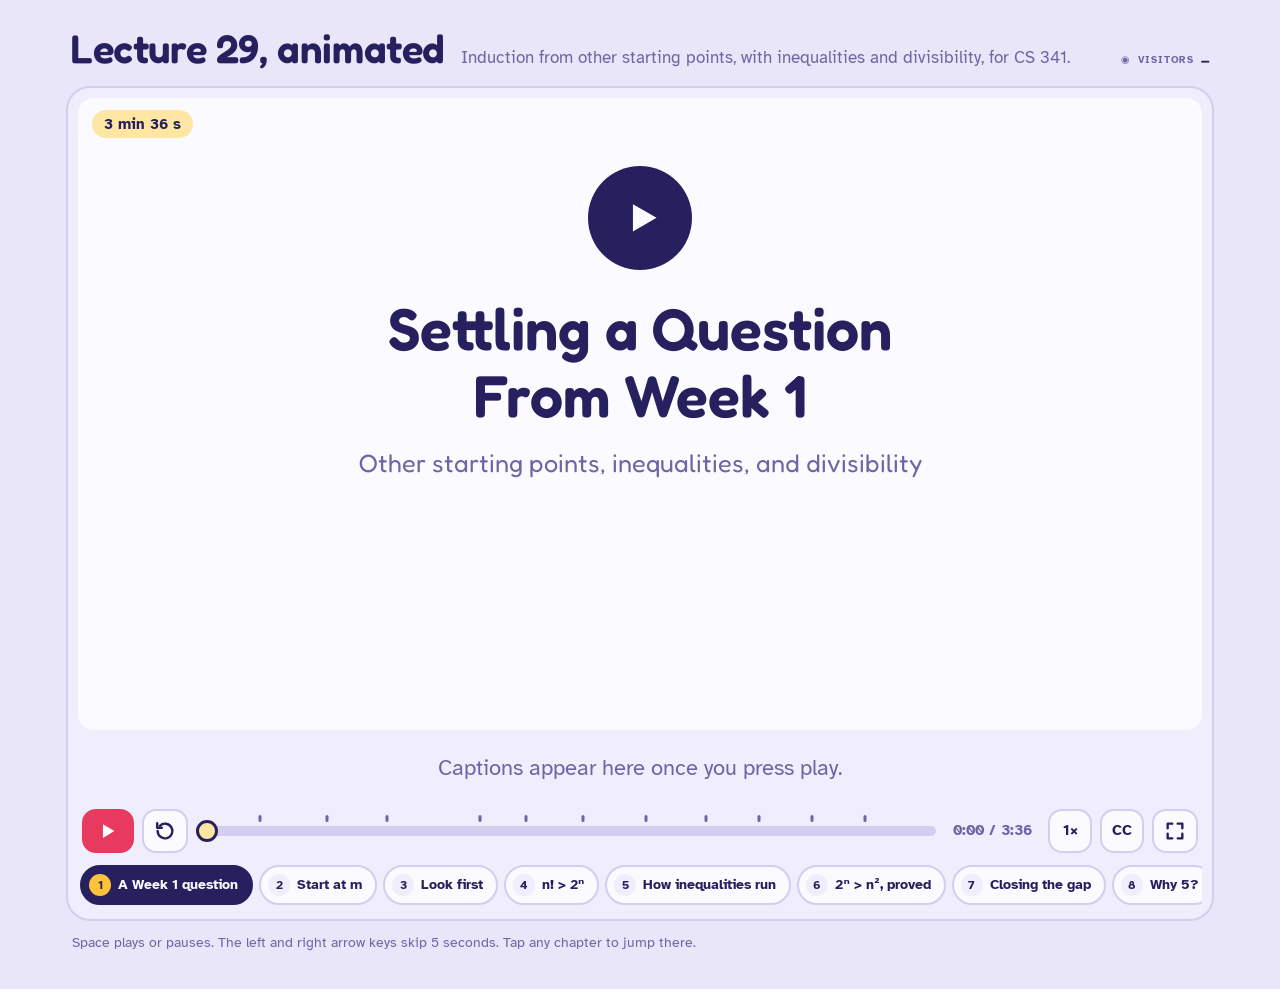
<file: animations/lecture-29-settling-a-question-from-week-1.html>
<!DOCTYPE html>
<html lang="en">
<head>
<meta charset="utf-8">
<meta name="viewport" content="width=device-width, initial-scale=1, viewport-fit=cover">
<title>Settling a Question From Week 1: an animated explainer</title>
<link rel="preconnect" href="https://fonts.googleapis.com">
<link rel="preconnect" href="https://fonts.gstatic.com" crossorigin>
<link href="https://fonts.googleapis.com/css2?family=Atkinson+Hyperlegible:wght@400;700&family=Fredoka:wght@400;500;600;700&display=swap" rel="stylesheet">
<style>
:root{
  --bg:#E9E6FA; --stage:#FBFAFF; --card:#F0EDFD; --ink:#26215E; --muted:#6B67A3; --line:#D3CEF0;
  --paper:#FFE7A3; --tink:#26215E; --pop:#E8395F; --mint:#14B983; --sky:#3D7BF5; --sun:#FFC23A; --grape:#7C4DEB;
  --on-strong:#FFFFFF;
  --display:"Fredoka","Nunito","Trebuchet MS","Segoe UI",system-ui,"Cambria Math","STIX Two Math",sans-serif;
  --body:"Atkinson Hyperlegible","Segoe UI",system-ui,-apple-system,"Cambria Math",sans-serif;
  color-scheme:light;
  box-sizing:border-box;
  padding-top:env(safe-area-inset-top,0px);
  padding-bottom:env(safe-area-inset-bottom,0px);
}
@media (prefers-color-scheme: dark){
  :root:not([data-theme="light"]){
    --bg:#141230; --stage:#201C4D; --card:#2A2560; --ink:#F3F1FF; --muted:#A7A2DD; --line:#3E3880;
    --paper:#FFE08A; --tink:#26215E; --pop:#FF5C80; --mint:#34D399; --sky:#6EA2FF; --sun:#FFC94D; --grape:#A784FF;
    --on-strong:#1B1846; color-scheme:dark;
  }
}
:root[data-theme="dark"]{
  --bg:#141230; --stage:#201C4D; --card:#2A2560; --ink:#F3F1FF; --muted:#A7A2DD; --line:#3E3880;
  --paper:#FFE08A; --tink:#26215E; --pop:#FF5C80; --mint:#34D399; --sky:#6EA2FF; --sun:#FFC94D; --grape:#A784FF;
  --on-strong:#1B1846; color-scheme:dark;
}
html{scroll-padding-top:env(safe-area-inset-top,0px)}
*,*::before,*::after{box-sizing:inherit}
body{margin:0;background:var(--bg);color:var(--ink);font-family:var(--body);-webkit-font-smoothing:antialiased}
.wrap{max-width:1180px;margin:0 auto;padding:20px 16px 36px}
.intro{display:flex;flex-wrap:wrap;align-items:baseline;gap:4px 16px;margin:4px 4px 14px}
.intro h1{font-family:var(--display);font-weight:600;font-size:clamp(26px,3.6vw,40px);margin:0;letter-spacing:-0.01em}
.intro p{margin:0;color:var(--muted);font-size:17px;line-height:1.4}
.player{background:var(--card);border-radius:24px;padding:10px;border:2px solid var(--line)}
.stage{position:relative;border-radius:16px;overflow:hidden;background:var(--stage);aspect-ratio:16/9;width:100%}
.stage svg{display:block;width:100%;height:100%;user-select:none;-webkit-user-select:none}
.td{font-family:var(--display)}
.tb{font-family:var(--body)}
.poster{position:absolute;inset:0;border:0;padding:0;margin:0;background:transparent;cursor:pointer;color:inherit;font:inherit}
.poster[hidden]{display:none}
.poster-btn{position:absolute;left:50%;top:19%;transform:translate(-50%,-50%);width:clamp(56px,10vw,104px);aspect-ratio:1;border-radius:50%;
  background:var(--ink);color:var(--stage);display:grid;place-items:center;box-shadow:0 0 0 clamp(5px,.9vw,10px) var(--stage);transition:transform .18s ease}
.poster-btn svg{width:42%;height:42%;margin-left:8%}
.poster:hover .poster-btn,.poster:focus-visible .poster-btn{transform:translate(-50%,-50%) scale(1.07)}
.poster:focus-visible{outline:4px solid var(--sky);outline-offset:-4px;border-radius:16px}
.poster-len{position:absolute;left:14px;top:12px;background:var(--paper);color:var(--tink);font-weight:700;font-size:clamp(12px,1.5vw,15px);padding:5px 12px;border-radius:999px}
.caption{min-height:3.3em;display:flex;align-items:center;justify-content:center;text-align:center;padding:10px 18px 6px;
  font-size:clamp(16px,1.9vw,22px);line-height:1.38;font-weight:700;color:var(--ink);margin:0;text-wrap:balance}
.caption:empty::before{content:"Captions appear here once you press play.";color:var(--muted);font-weight:400}
.caption[hidden]{display:none}
.controls{display:flex;align-items:center;gap:8px;padding:6px 4px 2px;flex-wrap:wrap}
.btn{min-width:44px;height:44px;border-radius:14px;border:2px solid var(--line);background:var(--stage);color:var(--ink);
  font:700 15px/1 var(--body);display:inline-grid;place-items:center;cursor:pointer;padding:0 10px}
.btn svg{width:22px;height:22px}
.btn:hover{border-color:var(--muted)}
.btn:focus-visible,.chip:focus-visible,input[type=range]:focus-visible{outline:3px solid var(--sky);outline-offset:2px}
.btn.play{background:var(--pop);border-color:var(--pop);color:var(--on-strong);min-width:52px}
.btn[aria-pressed="false"]{color:var(--muted)}
.scrub{position:relative;flex:1 1 220px;min-width:160px;height:44px;display:flex;align-items:center}
.ticks{position:absolute;left:11px;right:11px;top:6px;height:6px;pointer-events:none}
.ticks span{position:absolute;top:0;width:3px;height:7px;border-radius:2px;background:var(--muted);transform:translateX(-50%)}
input[type=range]{-webkit-appearance:none;appearance:none;width:100%;height:30px;background:transparent;margin:0;cursor:pointer}
input[type=range]::-webkit-slider-runnable-track{height:10px;border-radius:6px;background:linear-gradient(to right,var(--pop) var(--pct,0%),var(--line) var(--pct,0%))}
input[type=range]::-moz-range-track{height:10px;border-radius:6px;background:var(--line)}
input[type=range]::-moz-range-progress{height:10px;border-radius:6px;background:var(--pop)}
input[type=range]::-webkit-slider-thumb{-webkit-appearance:none;width:22px;height:22px;border-radius:50%;background:var(--paper);border:3px solid var(--ink);margin-top:-6px}
input[type=range]::-moz-range-thumb{width:16px;height:16px;border-radius:50%;background:var(--paper);border:3px solid var(--ink)}
.time{font:700 15px/1 var(--body);font-variant-numeric:tabular-nums;color:var(--muted);min-width:96px;text-align:center}
.chapters{display:flex;gap:6px;overflow-x:auto;padding:10px 2px 4px;scrollbar-width:thin}
.chip{flex:0 0 auto;border:2px solid var(--line);background:var(--stage);color:var(--ink);border-radius:999px;padding:7px 13px 7px 7px;
  font:700 14px/1 var(--body);cursor:pointer;display:inline-flex;align-items:center;gap:7px;white-space:nowrap}
.chip b{display:inline-grid;place-items:center;width:22px;height:22px;border-radius:50%;background:var(--card);font-size:12px}
.chip[aria-current="true"]{background:var(--ink);color:var(--stage);border-color:var(--ink)}
.chip[aria-current="true"] b{background:var(--sun);color:var(--tink)}
.hint{color:var(--muted);font-size:14px;margin:12px 6px 0;line-height:1.45}
.rotate{display:none}
@media (max-width:640px) and (orientation:portrait){.rotate{display:block}}
.player:fullscreen{display:flex;flex-direction:column;justify-content:center;border-radius:0;border:0;padding:12px;background:var(--card)}
.player:fullscreen .stage{width:min(100%,calc((100vh - 200px) * 16 / 9));margin:0 auto}
.player:fullscreen .caption,.player:fullscreen .controls,.player:fullscreen .chapters{width:min(100%,calc((100vh - 200px) * 16 / 9));margin-left:auto;margin-right:auto}
@media (max-width:560px){.time{min-width:0;font-size:13px}.btn{min-width:40px;height:40px}}
.gc-total-visitors{margin-left:auto;display:inline-flex;align-items:center;gap:7px;white-space:nowrap;font:700 10px var(--body);letter-spacing:.08em;color:var(--muted)}.gc-total-visitors strong{font:600 13px var(--display);letter-spacing:0;color:var(--ink);font-variant-numeric:tabular-nums}@media(max-width:560px){.gc-total-visitors{margin-left:0}}
</style>

<script data-goatcounter="https://cs341.goatcounter.com/count" async src="//gc.zgo.at/count.js"></script>
</head>
<body>
<main class="wrap">
  <header class="intro">
    <h1>Lecture 29, animated</h1>
    <p>Induction from other starting points, with inequalities and divisibility, for CS 341.</p>
    <span class="gc-total-visitors" aria-label="Total site visitors"><span aria-hidden="true">◉</span><span>VISITORS</span><strong data-goatcounter-total aria-live="polite">—</strong></span>
  </header>
  <section class="player" id="player" aria-label="Animated explainer player">
    <div class="stage">
      <svg id="svg" viewBox="0 0 1600 900" role="img" aria-label="Animation stage. The captions below describe each scene."></svg>
      <button class="poster" id="poster" type="button" aria-label="Play the explainer">
        <span class="poster-len" id="posterLen"></span>
        <span class="poster-btn"><svg viewBox="0 0 24 24" aria-hidden="true"><path d="M6 4.5v15l13-7.5z" fill="currentColor"/></svg></span>
      </button>
    </div>
    <p class="caption" id="caption" aria-live="polite"></p>
    <div class="controls">
      <button class="btn play" id="play" type="button" aria-label="Play"></button>
      <button class="btn" id="restart" type="button" aria-label="Restart from the beginning"><svg viewBox="0 0 24 24" aria-hidden="true"><path d="M4 12a8 8 0 1 0 2.4-5.7" fill="none" stroke="currentColor" stroke-width="2.6" stroke-linecap="round"/><path d="M3.5 3.5v5h5" fill="none" stroke="currentColor" stroke-width="2.6" stroke-linecap="round" stroke-linejoin="round"/></svg></button>
      <div class="scrub"><div class="ticks" id="ticks"></div><input type="range" id="scrub" min="0" max="100" step="0.1" value="0" aria-label="Seek"></div>
      <span class="time" id="time" aria-live="off">0:00</span>
      <button class="btn" id="speed" type="button" aria-label="Playback speed">1×</button>
      <button class="btn" id="cc" type="button" aria-pressed="true" aria-label="Captions">CC</button>
      <button class="btn" id="fs" type="button" aria-label="Full screen"><svg viewBox="0 0 24 24" aria-hidden="true"><path d="M4 9V4h5M20 9V4h-5M4 15v5h5M20 15v5h-5" fill="none" stroke="currentColor" stroke-width="2.6" stroke-linecap="round" stroke-linejoin="round"/></svg></button>
    </div>
    <nav class="chapters" id="chapters" aria-label="Chapters"></nav>
  </section>
  <p class="hint">Space plays or pauses. The left and right arrow keys skip 5 seconds. Tap any chapter to jump there.</p>
  <p class="hint rotate">Turn your phone sideways for a bigger picture.</p>
</main>
<script>
(function(){
const NS='http://www.w3.org/2000/svg';
const svg=document.getElementById('svg');
const RM=!!(window.matchMedia&&matchMedia('(prefers-reduced-motion: reduce)').matches);

/* ---------- math + easing ---------- */
const clamp=(x,a=0,b=1)=>x<a?a:x>b?b:x;
const lerp=(a,b,k)=>a+(b-a)*k;
const eio=k=>k<.5?4*k*k*k:1-Math.pow(-2*k+2,3)/2;
const eout=k=>1-Math.pow(1-k,3);
const ein=k=>k*k*k;
const back=k=>{const c1=1.70158,c3=c1+1;return 1+c3*Math.pow(k-1,3)+c1*Math.pow(k-1,2);};
const P=(t,a,b,fn=eio)=>fn(clamp((t-a)/(b-a)));
const bump=(t,a,d)=>Math.sin(Math.PI*clamp((t-a)/d));
const num=k=>k<0?'\u2212'+(-k):String(k);

/* ---------- svg helpers ---------- */
function el(tag,attrs,parent){
  const e=document.createElementNS(NS,tag);let st='';
  for(const k in attrs){const v=attrs[k];if(v==null)continue;
    if(k==='text')e.textContent=v;
    else if((k==='fill'||k==='stroke')&&typeof v==='string'&&v.startsWith('--'))st+=k+':var('+v+');';
    else e.setAttribute(k,v);}
  if(st)e.setAttribute('style',st);
  if(parent)parent.appendChild(e);return e;
}
function place(g,o={}){
  const X=g._x+(o.dx||0),Y=g._y+(o.dy||0);
  let tr='translate('+X.toFixed(2)+' '+Y.toFixed(2)+')';
  if(o.r)tr+=' rotate('+o.r.toFixed(2)+')';
  if(o.sx!=null||o.sy!=null){const sx=o.sx!=null?o.sx:(o.s!=null?o.s:1),sy=o.sy!=null?o.sy:(o.s!=null?o.s:1);tr+=' scale('+Math.max(sx,.001).toFixed(3)+' '+Math.max(sy,.001).toFixed(3)+')';}
  else if(o.s!=null&&o.s!==1)tr+=' scale('+Math.max(o.s,.001).toFixed(3)+')';
  g.setAttribute('transform',tr);
  const op=o.o==null?1:clamp(o.o);
  g.setAttribute('opacity',op.toFixed(3));
  const vis=op<=.002?'hidden':'visible';if(g._vis!==vis){g.style.visibility=vis;g._vis=vis;}
}
function G(parent,x=0,y=0){const g=el('g',{},parent);g._x=x;g._y=y;place(g);return g;}
function show(g,t,a,b=1e9,extra={}){
  const k=clamp((t-a)/.5),f=1-P(t,b-.45,b,ein);
  place(g,Object.assign({s:k?back(k):.001,o:Math.min(clamp(k*3),f)},extra));return k;
}
function txt(p,x,y,str,o={}){
  return el('text',{x,y,dy:'.35em','font-size':o.size||40,'font-weight':o.weight||500,'text-anchor':o.anchor||'middle',
    fill:o.fill||'--ink',class:o.body?'tb':'td',opacity:o.op,text:str},p);
}
function gt(p,x,y,str,o={}){const g=G(p,x,y);txt(g,0,0,str,o);return g;}
function ticketD(w,h){const W=w/2,H=h/2,n=Math.min(14,h*.18),c=Math.min(14,h*.2);
  return 'M'+(-W+c)+' '+(-H)+'H'+(W-c)+'A'+c+' '+c+' 0 0 1 '+W+' '+(-H+c)+'V'+(-n)+'A'+n+' '+n+' 0 0 0 '+W+' '+n+'V'+(H-c)+'A'+c+' '+c+' 0 0 1 '+(W-c)+' '+H+
  'H'+(-W+c)+'A'+c+' '+c+' 0 0 1 '+(-W)+' '+(H-c)+'V'+n+'A'+n+' '+n+' 0 0 0 '+(-W)+' '+(-n)+'V'+(-H+c)+'A'+c+' '+c+' 0 0 1 '+(-W+c)+' '+(-H)+'Z';}
function ticket(p,w,h,fill='--paper'){const g=el('g',{},p);el('path',{d:ticketD(w,h),fill},g);return g;}
function pill(p,w,h,fill,label,o={}){const g=el('g',{},p);el('rect',{x:-w/2,y:-h/2,width:w,height:h,rx:h/2,fill},g);
  if(label!=null)txt(g,0,0,label,{size:o.size||34,weight:o.weight||600,fill:o.color||'--tink'});return g;}
function star(p,cx,cy,R,fill){let d='';for(let i=0;i<10;i++){const a=-Math.PI/2+i*Math.PI/5,rr=i%2?R*.45:R;d+=(i?'L':'M')+(cx+rr*Math.cos(a)).toFixed(1)+' '+(cy+rr*Math.sin(a)).toFixed(1);}
  return el('path',{d:d+'Z',fill},p);}
function shape(p,type,fill,s){
  if(type===0)return el('circle',{r:s,fill},p);
  if(type===1)return el('rect',{x:-s,y:-s,width:2*s,height:2*s,rx:12,fill},p);
  if(type===2)return el('path',{d:'M0 '+(-s*1.05)+' L'+(s*1.05)+' '+(s*.8)+' L'+(-s*1.05)+' '+(s*.8)+'Z',fill,stroke:fill,'stroke-width':10,'stroke-linejoin':'round'},p);
  if(type===3)return el('rect',{x:-s*.82,y:-s*.82,width:1.64*s,height:1.64*s,rx:10,fill,transform:'rotate(45)'},p);
  return star(p,0,0,s*1.2,fill);
}
function mascot(p){const g=el('g',{},p);
  el('path',{d:ticketD(124,84),fill:'--paper',stroke:'--tink','stroke-width':4},g);
  el('circle',{cx:-34,cy:10,r:7,fill:'--pop',opacity:.45},g);el('circle',{cx:34,cy:10,r:7,fill:'--pop',opacity:.45},g);
  el('circle',{cx:-17,cy:-8,r:6,fill:'--tink'},g);el('circle',{cx:17,cy:-8,r:6,fill:'--tink'},g);
  el('path',{d:'M-13 10 Q0 22 13 10',fill:'none',stroke:'--tink','stroke-width':4,'stroke-linecap':'round'},g);return g;}
function person(p,fill){const g=el('g',{},p);
  el('rect',{x:-30,y:-4,width:60,height:58,rx:26,fill},g);el('circle',{cx:0,cy:-34,r:25,fill},g);
  el('circle',{cx:-9,cy:-37,r:3.6,fill:'--tink'},g);el('circle',{cx:9,cy:-37,r:3.6,fill:'--tink'},g);
  el('path',{d:'M-8 -27 Q0 -21 8 -27',fill:'none',stroke:'--tink','stroke-width':3,'stroke-linecap':'round'},g);return g;}
function speech(p,w,h,label,o={}){const g=el('g',{},p);
  el('path',{d:'M'+(-w/2+4)+' -14 L'+(-w/2-30)+' 16 L'+(-w/2+4)+' 14Z',fill:'--grape'},g);
  el('rect',{x:-w/2,y:-h/2,width:w,height:h,rx:28,fill:'--grape'},g);
  txt(g,0,0,label,{size:o.size||36,weight:600,fill:'--on-strong'});return g;}
function dart(g){el('line',{x1:0,y1:-96,x2:0,y2:-18,stroke:'--ink','stroke-width':6,'stroke-linecap':'round'},g);
  el('path',{d:'M-11 -22 L11 -22 L0 4Z',fill:'--ink'},g);el('path',{d:'M0 -78 L-16 -106 L0 -96 L16 -106Z',fill:'--pop'},g);}
function qlen(x0,y0,cx,cy,x1,y1){let L=0,px=x0,py=y0;for(let i=1;i<=40;i++){const u=i/40,a=(1-u)*(1-u),b=2*u*(1-u),c=u*u;
  const x=a*x0+b*cx+c*x1,y=a*y0+b*cy+c*y1;L+=Math.hypot(x-px,y-py);px=x;py=y;}return L;}

/* ---------- extra helpers for algebra rows ---------- */
const pv=(t,a)=>{const k=clamp((t-a)/.5);return {s:k?back(k):.001,o:clamp(k*3)};};
let BUILDING=null,FONTV=0;
function row(p,x,y,pieces,o={}){
  const g=el('g',{},p);g._x=0;g._y=0;g._pc=[];g._ax=x;g._ay=y;g._anchor=o.anchor||'start';const S=o.size||44;
  if(o.bg){const h=o.bgH||S*1.9;g._bg=el('rect',{y:y-h/2,height:h,rx:22,fill:o.bg,stroke:o.bgStroke||null,'stroke-width':o.bgStroke?5:null},g);g._padX=o.padX||32;}
  pieces.forEach(pc=>{const [s,q={}]=Array.isArray(pc)?pc:[pc,{}];const base=q.size||S,sz=q.sup?Math.round(base*.62):base;let rect=null;const span=q.span||1;
    if(q.box)rect=el('rect',{y:y-base*.68,height:base*1.36,rx:12,fill:q.box},g);
    const t=el('text',{x,y:q.sup?y-base*.36:y,dy:'.35em','font-size':sz,'font-weight':q.weight||o.weight||500,'text-anchor':'start',
      fill:q.fill||(q.box||q.inbox?'--tink':(o.fill||'--ink')),class:'td',text:s.replace(/ /g,'\u00A0')},g);
    g._pc.push({t,rect,span,padL:q.box?12:0,padR:((q.box&&span===1)||q.padR)?12:0});});
  layoutRow(g);if(BUILDING)BUILDING.rows.push(g);return g;
}
let MEAS=null;const MCACHE={};
function measure(t){
  if(!MEAS)MEAS=el('text',{x:-5000,y:-5000,class:'td',opacity:0,'aria-hidden':'true'},svg);
  const sz=t.getAttribute('font-size'),w=t.getAttribute('font-weight'),s=t.textContent,key=FONTV+'|'+sz+'|'+w+'|'+s;
  if(MCACHE[key]!=null)return MCACHE[key];
  MEAS.setAttribute('font-size',sz);MEAS.setAttribute('font-weight',w);MEAS.textContent=s;
  let l=0;try{l=MEAS.getComputedTextLength();}catch(e){}
  return MCACHE[key]=l;
}
function layoutRow(g){
  const ws=g._pc.map(pc=>measure(pc.t)+pc.padL+pc.padR);
  const tot=ws.reduce((a,b)=>a+b,0);let x=g._anchor==='middle'?g._ax-tot/2:g._ax;g._x0=x;g._w=tot;
  g._pc.forEach((pc,i)=>{if(pc.rect){let w=0;for(let j=i;j<i+pc.span&&j<ws.length;j++)w+=ws[j];pc.rect.setAttribute('x',(x+3).toFixed(1));pc.rect.setAttribute('width',Math.max(w-6,0).toFixed(1));}
    pc.t.setAttribute('x',(x+pc.padL).toFixed(1));pc.x=x;pc.w=ws[i];x+=ws[i];});
  if(g._bg){g._bg.setAttribute('x',(g._x0-g._padX).toFixed(1));g._bg.setAttribute('width',(tot+2*g._padX).toFixed(1));}
}
function frac(p,x,y,num,den,o={}){const g=G(p,x,y),s=o.size||48,w=o.w||Math.max(num.length,den.length)*s*.55+24;
  txt(g,0,-s*.78,num,{size:s,weight:o.weight||500,fill:o.fill});
  el('line',{x1:-w/2,y1:0,x2:w/2,y2:0,stroke:o.fill||'--ink','stroke-width':5,'stroke-linecap':'round'},g);
  txt(g,0,s*.78,den,{size:s,weight:o.weight||500,fill:o.fill});return g;}
function tracker(p,x,y,gap,labels,o={}){
  const W=o.w||250;
  const items=labels.map((l,i)=>{const g=G(p,o.horiz?x+gap*i:x,o.horiz?y:y+gap*i);
    const bg=el('rect',{x:-W/2,y:-30,width:W,height:60,rx:30,fill:'--card',stroke:'--line','stroke-width':3},g);
    const c=el('circle',{cx:-W/2+32,cy:0,r:20,fill:'--line'},g);
    const n=txt(g,-W/2+32,0,String(i+1),{size:24,weight:700,fill:'--muted'});
    const tx=txt(g,-W/2+62,0,l,{size:28,weight:600,anchor:'start',fill:'--muted'});
    return {g,bg,c,n,tx};});
  return {items,update(t,times,end,appear){items.forEach((it,i)=>{
    const on=t>=times[i],done=t>=(i<items.length-1?times[i+1]:end),st=done?2:on?1:0;
    if(it._st!==st){it._st=st;
      it.bg.setAttribute('style','fill:var('+(st===1?'--sun':'--card')+');stroke:var('+(st===1?'--sun':st===2?'--mint':'--line')+')');
      it.c.setAttribute('style','fill:var('+(st===0?'--line':st===1?'--tink':'--mint')+')');
      it.n.setAttribute('style','fill:var('+(st===0?'--muted':st===1?'--sun':'--tink')+')');it.n.textContent=st===2?'✓':String(i+1);
      it.tx.setAttribute('style','fill:var('+(st===1?'--tink':st===2?'--ink':'--muted')+')');}
    const k=P(t,appear+i*.15,appear+.4+i*.15);place(it.g,{o:k,s:1+.08*(on&&!done?bump(t,times[i],.4):0)});});}};
}
function check(p,x,y){const c=G(p,x,y);el('circle',{r:24,fill:'--mint'},c);
  el('path',{d:'M-10 0 L-3 8 L11 -8',fill:'none',stroke:'--tink','stroke-width':5,'stroke-linecap':'round','stroke-linejoin':'round'},c);return c;}

/* =================================================================
   SCENES  (each: title, dur, caps [local time, text], build, update)
   ================================================================= */
const scenes=[];
function boxCard(p,x,y,w,h,stroke){const g=G(p,x,y);g._r=el('rect',{x:-w/2,y:-h/2,width:w,height:h,rx:28,fill:'--card',stroke:stroke||'--line','stroke-width':stroke?5:3},g);return g;}
function slideIn(g,t,a,dx=40){const k=P(t,a,a+.5,eout);place(g,{dx:-(1-k)*dx,o:k});}
function domino(p,cx,base,o={}){const w=o.w||34,h=o.h||130,g=G(p,cx+w/2,base);
  g._rect=el('rect',{x:-w,y:-h,width:w,height:h,rx:6,fill:o.fill||'--ink',stroke:'--stage','stroke-width':3},g);
  el('line',{x1:-w+6,y1:-h/2,x2:-6,y2:-h/2,stroke:'--stage','stroke-width':3},g);
  [-h*.75,-h*.25].forEach(y=>el('circle',{cx:-w/2,cy:y,r:Math.max(3,w*.15),fill:'--stage'},g));g._w=w;g._h=h;return g;}
const fallAng=(t,a,fin=66,dur=.38)=>fin*ein(clamp((t-a)/dur));
function chkMark(p,x,y,ok){const c=G(p,x,y);el('circle',{r:22,fill:ok?'--mint':'--pop'},c);
  if(ok)el('path',{d:'M-9 0 L-3 7 L10 -7',fill:'none',stroke:'--tink','stroke-width':5,'stroke-linecap':'round','stroke-linejoin':'round'},c);
  else el('path',{d:'M-7 -7 L7 7 M7 -7 L-7 7',stroke:'--on-strong','stroke-width':5,'stroke-linecap':'round'},c);return c;}
const SUP=(s,q={})=>[s,Object.assign({sup:1},q)];
function thmTicket(p,y,w,label,pieces,size=34){const g=G(p,800,y);ticket(g,w,88);row(g,0,0,[[label,{weight:700}],'   ',...pieces],{size,anchor:'middle',fill:'--tink'});return g;}

/* 1. A Week 1 question */
scenes.push((()=>{
  let tk,chart,bA={},bB={},vA={},vB={},lab={},ver={},leg,dots,more,notP,title,sub,six;
  const CX=n=>230+170*(n-1),BASE=630,SC=5,OK=[1,0,0,0,1,1];
  return {title:'A Week 1 question',dur:16,
  caps:[[0.3,'Practice Set 1, Problem 15: is 2ⁿ bigger than n²?'],[2.6,'True at n = 1. False at 2, 3, and 4. Then true for every value you tried from 5 on.'],[8,'But checking cases isn’t proof, so you couldn’t settle it.'],[10.4,'Today you prove it. It takes about six lines.']],
  build(r){
    tk=thmTicket(r,140,900,'Practice Set 1, #15',['Is  2',SUP('n'),' > n²  ?'],36);
    chart=G(r,0,0);
    el('line',{x1:140,y1:BASE,x2:1160,y2:BASE,stroke:'--ink','stroke-width':5,'stroke-linecap':'round'},chart);
    for(let n=1;n<=6;n++){const a=2**n,b=n*n,x=CX(n);
      bA[n]=el('rect',{x:x-62,y:BASE,width:56,height:0,rx:10,fill:'--sky'},chart);bB[n]=el('rect',{x:x+6,y:BASE,width:56,height:0,rx:10,fill:'--sun'},chart);
      vA[n]=gt(chart,x-34,BASE-a*SC-20,String(a),{size:24,weight:700});vB[n]=gt(chart,x+34,BASE-b*SC-20,String(b),{size:24,weight:700});
      lab[n]=gt(chart,x,BASE+30,'n = '+n,{size:24,weight:600,fill:'--muted'});ver[n]=chkMark(chart,x,BASE+78,OK[n-1]);}
    leg=G(chart,1330,300);el('rect',{x:-90,y:-14,width:30,height:30,rx:6,fill:'--sky'},leg);row(leg,-48,0,['2',SUP('n')],{size:30,weight:700});
    el('rect',{x:-90,y:36,width:30,height:30,rx:6,fill:'--sun'},leg);txt(leg,-48,51,'n²',{size:30,weight:700,anchor:'start'});
    more=G(chart,1330,500);pill(more,300,56,'--mint','…and on: ✓ ✓ ✓',{size:28});
    notP=G(r,800,800);pill(notP,700,66,'--pop','But checking cases isn’t proof',{size:32,color:'--on-strong'});
    title=gt(r,800,330,'Settling a Question',{size:84,weight:600});sub=gt(r,800,425,'From Week 1',{size:84,weight:600});
    six=gt(r,800,520,'Other starting points, inequalities, and divisibility',{size:36,weight:400,fill:'--muted'});
  },
  update(t){
    const lv=P(t,9.6,10.2,ein);show(tk,t,.3,10.2);place(chart,{o:1-lv});
    for(let n=1;n<=6;n++){const a0=.8+(n-1)*.35,k=P(t,a0,a0+.5,eout),a=2**n,b=n*n;
      bA[n].setAttribute('y',(BASE-a*SC*k).toFixed(1));bA[n].setAttribute('height',(a*SC*k).toFixed(1));
      bB[n].setAttribute('y',(BASE-b*SC*k).toFixed(1));bB[n].setAttribute('height',(b*SC*k).toFixed(1));
      place(vA[n],{o:P(t,a0+.3,a0+.5)});place(vB[n],{o:P(t,a0+.3,a0+.5)});place(lab[n],{o:P(t,a0,a0+.3)});
      show(ver[n],t,[2.8,3.8,4.4,5,6,6.4][n-1]);}
    place(leg,{o:P(t,1,1.4)});show(more,t,7);show(notP,t,8.2,10.2);
    place(title,{o:P(t,10.2,10.8),dy:(1-P(t,10.2,10.8,eout))*30});place(sub,{o:P(t,10.6,11.2),dy:(1-P(t,10.6,11.2,eout))*30});place(six,{o:P(t,11.2,11.8)});
  }};
})());

/* 2. Start at m */
scenes.push((()=>{
  let head,dom=[],labs=[],flag,brk,brkL,card,orig;
  const X=i=>210+95*i,BASE=520,M=3;
  return {title:'Start at m',dur:20,
  caps:[[0.6,'Sometimes a claim only starts being true at some integer m, not at 1.'],[4.4,'No problem: start the chain at m. The integers before m just aren’t part of the claim.'],[8.6,'Base step: P(m). Inductive step: for every k ≥ m, P(k) ⇒ P(k + 1). Same method, new starting point.'],[15.4,'When m = 1, this is exactly the original principle.']],
  build(r){
    head=gt(r,800,95,'Starting somewhere else',{size:60,weight:600});
    el('line',{x1:150,y1:BASE+2,x2:1460,y2:BASE+2,stroke:'--line','stroke-width':6,'stroke-linecap':'round'},r);
    for(let i=0;i<12;i++){dom.push(domino(r,X(i),BASE,{fill:i<M?'--line':'--ink'}));labs.push(gt(r,X(i),BASE+40,i===M?'P(m)':i<M?'':'P(m+'+(i-M)+')',{size:22,weight:700,fill:'--muted'}));}
    flag=G(r,X(M),BASE-190);pill(flag,180,50,'--sun','start: m',{size:28});
    brk=el('path',{d:`M${X(M)-30} 300 V284 H${X(11)+30} V300`,fill:'none',stroke:'--ink','stroke-width':5,'stroke-linecap':'round','stroke-linejoin':'round'},r);
    brkL=G(r,(X(M)+X(11))/2,250);row(brkL,0,0,['S = { i ∈ ℤ : i ≥ m }'],{size:32,anchor:'middle',weight:700});
    card=boxCard(r,800,690,1280,140,'--grape');
    row(card,0,-28,[['∀n ∈ S, P(n) is true',{weight:700}],'  if'],{size:34,anchor:'middle'});
    row(card,0,28,['(1) P(m) is true,  and  (2) ∀k ∈ S, P(k) ⇒ P(k + 1)'],{size:32,anchor:'middle',fill:'--muted',weight:600});
    orig=G(r,800,812);pill(orig,780,60,'--sun','When m = 1, it’s the original principle',{size:30});
  },
  update(t){
    place(head,{o:P(t,.4,1)});
    dom.forEach((g,i)=>{const v=pv(t,.8+i*.08);place(g,{s:v.s,o:v.o*(i<M?.7:1),r:i>=M?fallAng(t,9.4+(i-M)*.24):0});place(labs[i],{o:P(t,1.2+i*.08,1.6+i*.08)});});
    show(flag,t,4.6);brk.setAttribute('opacity',P(t,5.4,5.8));place(brkL,{o:P(t,5.6,6)});
    show(card,t,8.8);show(orig,t,15.6);
  }};
})());

/* 3. Look first: n! vs 2^n */
scenes.push((()=>{
  let head,hdr=[],rF=[],rP=[],ver=[],ring,flag,note;
  const CX=n=>480+150*(n-1),F=[1,2,6,24,120,720],PW=[2,4,8,16,32,64],VT=[3.4,3.7,4,7.8,8.4,8.8];
  return {title:'Look first',dur:18,
  caps:[[0.6,'Next: is n! bigger than 2ⁿ? Look first.'],[3,'At n = 1, 2, 3: no. 1 < 2, 2 < 4, 6 < 8.'],[7.6,'At n = 4: yes, 24 > 16. And from there, n! pulls away fast.'],[12.6,'So the claim starts at 4, and that’s where the base step goes.']],
  build(r){
    head=G(r,800,95);row(head,0,0,['Look first:  n!  vs.  2',SUP('n')],{size:60,anchor:'middle',weight:600});
    const lab=(y,pieces)=>{const g=G(r,0,0);row(g,250,y,pieces,{size:38,weight:700,anchor:'middle'});return g;};
    hdr.push(lab(270,['n']),lab(350,['n!']),lab(430,['2',SUP('n')]),lab(510,['n! > 2',SUP('n'),' ?']));
    for(let n=1;n<=6;n++){hdr.push(gt(r,CX(n),270,String(n),{size:38,weight:700,fill:'--muted'}));
      rF.push(gt(r,CX(n),350,String(F[n-1]),{size:38,weight:600}));rP.push(gt(r,CX(n),430,String(PW[n-1]),{size:38,weight:600}));ver.push(chkMark(r,CX(n),510,n>=4));}
    ring=el('rect',{x:CX(4)-62,y:226,width:124,height:330,rx:26,fill:'none',stroke:'--sun','stroke-width':6,'stroke-dasharray':'12 9'},r);
    flag=G(r,CX(4),620);pill(flag,340,62,'--sun','base step: n = 4',{size:32});
    note=G(r,800,740);pill(note,820,66,'--grape','Testing small values tells you where to start',{size:32,color:'--on-strong'});
  },
  update(t){
    place(head,{o:P(t,.4,1)});hdr.forEach((g,i)=>place(g,{o:P(t,1+i*.05,1.4+i*.05)}));
    rF.forEach((g,i)=>place(g,{o:P(t,1.6+i*.15,2+i*.15)}));rP.forEach((g,i)=>place(g,{o:P(t,2.2+i*.15,2.6+i*.15)}));
    ver.forEach((g,i)=>show(g,t,VT[i]));ring.setAttribute('opacity',P(t,12.8,13.2));show(flag,t,13);show(note,t,14.6);
  }};
})());

/* 4. n! > 2^n */
scenes.push((()=>{
  let thm,trk,L=[],ih,b1,b2,concl;
  const T=[1.6,3,7.6,22.6],END=26,LT=[1.8,3.2,7.8,11.8,14.8,18.6];
  return {title:'n! > 2ⁿ',dur:28,
  caps:[[0.6,'Result: for every integer n ≥ 4, n! > 2ⁿ.'],[1.6,'We proceed by induction.'],[3,'Base step: 4! = 24, which is bigger than 2⁴ = 16.'],[7.6,'Inductive step: assume k! > 2ᵏ for some integer k ≥ 4.'],[11.6,'Start with (k + 1)!, which is (k + 1) times k!.'],[14.6,'By the inductive hypothesis, that’s bigger than (k + 1) · 2ᵏ…'],[18.4,'…and since k + 1 > 2, that’s bigger than 2 · 2ᵏ, which is 2ᵏ⁺¹.'],[22.6,'By induction, n! > 2ⁿ for every n ≥ 4.']],
  build(r){
    thm=thmTicket(r,140,860,'Result',['For every integer n ≥ 4,  n! > 2',SUP('n'),'.']);
    trk=tracker(r,200,300,92,['Announce','Base step','Inductive step','Conclude'],{w:270});
    L.push(row(r,410,262,['We proceed by induction.'],{size:34,weight:700}));
    L.push(row(r,410,340,['Base:  4! = 24 > 16 = 2',SUP('4'),'  ',['✓',{fill:'--mint',weight:700}]],{size:36}));
    L.push(row(r,410,420,['Assume  ',['k! > 2',{box:'--sun',span:2,weight:700}],SUP('k',{inbox:1,padR:1,weight:700}),'  for an integer k ≥ 4'],{size:36}));
    L.push(row(r,410,505,['(k + 1)! ','= (k + 1) · k!'],{size:38}));
    L.push(row(r,0,585,['> (k + 1) · 2',SUP('k')],{size:38}));
    L.push(row(r,0,665,['> 2 · 2',SUP('k'),' = 2',SUP('k+1'),'  ',['✓',{fill:'--mint',weight:700}]],{size:38}));
    ih=G(r,0,420);pill(ih,270,44,'--sun','inductive hypothesis',{size:23});
    b1=G(r,0,585);pill(b1,330,46,'--sky','by the inductive hypothesis',{size:24,color:'--on-strong'});
    b2=G(r,0,665);pill(b2,240,46,'--sky','since k + 1 > 2',{size:24,color:'--on-strong'});
    concl=G(r,800,775);pill(concl,860,72,'--grape','By induction, n! > 2ⁿ for every n ≥ 4.  ∎',{size:32,color:'--on-strong'});
  },
  update(t){
    show(thm,t,.4);trk.update(t,T,END,1);
    const ex=L[3]._pc[1].x;for(let i=4;i<6;i++)if(Math.abs(L[i]._ax-ex)>.5){L[i]._ax=ex;layoutRow(L[i]);}
    L.forEach((g,i)=>slideIn(g,t,LT[i]));
    ih._x=410+L[2]._w+160;show(ih,t,8.6);b1._x=L[4]._x0+L[4]._w+190;show(b1,t,15.6);b2._x=L[5]._x0+L[5]._w+150;show(b2,t,19.4);
    show(concl,t,22.8);
  }};
})());

/* 5. How inequality proofs run */
scenes.push((()=>{
  let head,cards=[],rings=[],bottom;
  const C=[['1','Start with one side','of P(k + 1)'],['2','Bring in the k version','with the hypothesis'],['3','Chain inequalities','to the other side']],A=[2.6,5,7.4];
  return {title:'How inequalities run',dur:14,
  caps:[[0.6,'Inequality proofs by induction all run the same way.'],[2.6,'Start with one side of P(k + 1).'],[5,'Use the inductive hypothesis to bring in the k version.'],[7.4,'Then chain inequalities to the other side.'],[9.8,'Every link must be justified, and one of them is always the hypothesis.']],
  build(r){
    head=gt(r,800,95,'How inequality proofs run',{size:60,weight:600});
    C.forEach(([n,a,b],i)=>{const g=boxCard(r,330+470*i,420,400,240,i===1?'--sun':null);const c=G(g,0,-70);el('circle',{r:30,fill:'--ink'},c);txt(c,0,0,n,{size:32,weight:700,fill:'--stage'});
      txt(g,0,10,a,{size:32,weight:700});txt(g,0,54,b,{size:30,weight:500,fill:'--muted'});cards.push(g);});
    [565,1035].forEach(x=>{const g=G(r,x,420);el('ellipse',{cx:-18,cy:0,rx:30,ry:18,fill:'none',stroke:'--ink','stroke-width':8},g);el('ellipse',{cx:18,cy:0,rx:30,ry:18,fill:'none',stroke:'--ink','stroke-width':8},g);rings.push(g);});
    bottom=G(r,800,700);pill(bottom,1180,76,'--grape','Every link must be justified, and one is always the hypothesis',{size:32,color:'--on-strong'});
  },
  update(t){place(head,{o:P(t,.4,1)});cards.forEach((g,i)=>show(g,t,A[i]));rings.forEach((g,i)=>show(g,t,A[i+1]-.3));show(bottom,t,10);}
  };
})());

/* 6. 2^n > n^2 */
scenes.push((()=>{
  let thm,tag,trk,L=[],ih,bIH,b5,gap,gapQ,plank,concl;
  const T=[1.6,3,7.6,31],END=34,LT=[1.8,3.2,7.8,11.8,17.4,22.8,28.2];
  return {title:'2ⁿ > n², proved',dur:36,chapters:[[0,'2ⁿ > n², proved'],[17,'Closing the gap']],
  caps:[[0.6,'Now the Week 1 question. Result: for every integer n ≥ 5, 2ⁿ > n².'],[3,'Base step: 2⁵ = 32, which beats 5² = 25.'],[7.6,'Inductive step: assume 2ᵏ > k² for some integer k ≥ 5.'],[11.6,'Then 2ᵏ⁺¹ = 2 · 2ᵏ, which by the hypothesis is bigger than 2k².'],[17,'Now get from 2k² to (k + 1)². That means showing k² ≥ 2k + 1.'],[22.6,'Since k ≥ 5: k² = k · k ≥ 5k = 2k + 3k ≥ 2k + 15, which is more than 2k + 1.'],[28,'So 2ᵏ⁺¹ > 2k² ≥ (k + 1)². The chain is complete.'],[31,'By induction, 2ⁿ > n² for every n ≥ 5. Week 1, settled.']],
  build(r){
    thm=thmTicket(r,140,860,'Result',['For every integer n ≥ 5,  2',SUP('n'),' > n².']);
    tag=G(r,1310,140);pill(tag,220,46,'--sun','the Week 1 question',{size:22});
    trk=tracker(r,200,300,92,['Announce','Base step','Inductive step','Conclude'],{w:270});
    L.push(row(r,410,255,['We proceed by induction.'],{size:34,weight:700}));
    L.push(row(r,410,325,['Base:  2',SUP('5'),' = 32 > 25 = 5²  ',['✓',{fill:'--mint',weight:700}]],{size:36}));
    L.push(row(r,410,400,['Assume  ',['2',{box:'--sun',span:3,weight:700}],SUP('k',{inbox:1,weight:700}),[' > k²',{inbox:1,weight:700,padR:1}],'  for an integer k ≥ 5'],{size:36}));
    L.push(row(r,410,475,['2',SUP('k+1'),' = 2 · 2',SUP('k'),' > 2k²'],{size:38}));
    L.push(row(r,410,555,['Still need:  ',['2k² ≥ (k + 1)²',{box:'--sun',weight:700}],',  i.e.  ',['k² ≥ 2k + 1',{box:'--sun',weight:700}]],{size:34}));
    L.push(row(r,410,632,['k² = k · k ≥ 5k = 2k + 3k ≥ 2k + 15 > 2k + 1  ',['✓',{fill:'--mint',weight:700}]],{size:34}));
    L.push(row(r,410,708,['So  2',SUP('k+1'),' > 2k² ≥ (k + 1)²'],{size:38,weight:700}));
    ih=G(r,0,400);pill(ih,260,42,'--sun','inductive hypothesis',{size:22});
    bIH=G(r,0,475);pill(bIH,90,42,'--sky','IH',{size:24,color:'--on-strong'});
    b5=G(r,0,632);pill(b5,130,42,'--sky','k ≥ 5',{size:24,color:'--on-strong'});
    gap=G(r,1420,500);el('rect',{x:-150,y:-20,width:70,height:100,rx:10,fill:'--sky'},gap);el('rect',{x:80,y:-20,width:70,height:100,rx:10,fill:'--mint'},gap);
    txt(gap,-115,-48,'2k²',{size:30,weight:700});txt(gap,115,-48,'(k+1)²',{size:28,weight:700});
    gapQ=gt(gap,0,10,'?',{size:56,weight:700,fill:'--pop'});plank=G(gap,0,-26);el('rect',{x:-82,y:-10,width:164,height:20,rx:6,fill:'--sun',stroke:'--ink','stroke-width':3},plank);
    concl=G(r,800,795);pill(concl,1000,68,'--grape','By induction, 2ⁿ > n² for every n ≥ 5. Week 1, settled.  ∎',{size:31,color:'--on-strong'});
  },
  update(t){
    show(thm,t,.4);show(tag,t,1.2);trk.update(t,T,END,1);
    L.forEach((g,i)=>slideIn(g,t,LT[i]));
    ih._x=410+L[2]._w+150;show(ih,t,8.6);bIH._x=410+L[3]._w+70;show(bIH,t,13.4);b5._x=410+L[5]._w+80;show(b5,t,24);
    show(gap,t,17.2);place(gapQ,{o:P(t,17.6,18)*(1-P(t,25.8,26.1))});
    const pk=P(t,26,26.6,back);place(plank,{o:P(t,26,26.1),dy:-(1-clamp((t-26)/.6))*80});
    show(concl,t,31.2);
  }};
})());

/* 7. Why 5? */
scenes.push((()=>{
  let head,dom=[],badges=[],labs=[],bStep,bStepL,bTrue,bTrueL,lone,bottom;
  const X=i=>220+120*i,BASE=470,TRUTH=[1,0,0,0,1,1,1,1,1,1];
  return {title:'Why 5?',dur:18,
  caps:[[0.6,'Why start at 5? The inductive step only needed k ≥ 3 to go through.'],[5,'But the claim itself is false at n = 2, 3, and 4. No chain can start before 5.'],[9.4,'So the base step goes at 5, and from there every domino falls.'],[13.4,'The base step decides where the result begins. That’s why testing small values first isn’t optional.']],
  build(r){
    head=gt(r,800,95,'Why the base step had to be 5',{size:58,weight:600});
    el('line',{x1:150,y1:BASE+2,x2:1430,y2:BASE+2,stroke:'--line','stroke-width':6,'stroke-linecap':'round'},r);
    for(let i=0;i<10;i++){const T=TRUTH[i];dom.push(domino(r,X(i),BASE,{fill:T?(i===0?'--sky':'--ink'):'--pop'}));labs.push(gt(r,X(i),BASE+38,'n = '+(i+1),{size:22,weight:700,fill:'--muted'}));
      const b=G(r,X(i),BASE-170);pill(b,52,40,T?'--mint':'--pop',T?'T':'F',{size:24,color:T?'--tink':'--on-strong'});badges.push(b);}
    bStep=el('path',{d:`M${X(2)-30} 560 V578 H${X(9)+30} V560`,fill:'none',stroke:'--sky','stroke-width':6,'stroke-linecap':'round','stroke-linejoin':'round'},r);
    bStepL=G(r,(X(2)+X(9))/2,610);pill(bStepL,460,48,'--sky','the inductive step works for k ≥ 3',{size:26,color:'--on-strong'});
    bTrue=el('path',{d:`M${X(4)-30} 660 V678 H${X(9)+30} V660`,fill:'none',stroke:'--mint','stroke-width':6,'stroke-linecap':'round','stroke-linejoin':'round'},r);
    bTrueL=G(r,(X(4)+X(9))/2,712);pill(bTrueL,380,48,'--mint','the claim is true from 5 on',{size:26});
    lone=G(r,X(0)+20,250);pill(lone,330,48,'--card','true at 1, but the chain breaks at 2',{size:22,color:'--ink'});
    bottom=G(r,800,800);pill(bottom,1160,66,'--grape','The base step decides where the result begins. Test small values first.',{size:29,color:'--on-strong'});
  },
  update(t){
    place(head,{o:P(t,.4,1)});
    dom.forEach((g,i)=>{const v=pv(t,.8+i*.08);const sh=TRUTH[i]===0&&t>5.2&&t<6.2&&!RM?Math.sin((t-5.2)*30)*4:0;place(g,{s:v.s,o:v.o,r:(i>=4?fallAng(t,9.6+(i-4)*.26):0)+sh});place(labs[i],{o:P(t,1.2+i*.08,1.6+i*.08)});});
    badges.forEach((g,i)=>show(g,t,2+i*.1));
    bStep.setAttribute('opacity',P(t,1.8,2.2));show(bStepL,t,2.2);bTrue.setAttribute('opacity',P(t,6.4,6.8));show(bTrueL,t,6.8);
    show(lone,t,7.4);show(bottom,t,13.6);
  }};
})());

/* 8. Divisibility */
scenes.push((()=>{
  let claim,tab,tcols=[],L1,L2,ih,T=[],kTag,nest,ninner,concl,trick;
  const CX=n=>620+180*(n-1),V=[3,15,63,255];
  return {title:'Divisibility',dur:32,chapters:[[0,'Divisibility'],[16,'The trick']],
  caps:[[0.6,'Divisibility. Claim: for every positive integer n, 3 divides 4ⁿ − 1.'],[3.6,'Look first: 3, 15, 63, 255. All multiples of 3.'],[8,'Base step: 4¹ − 1 = 3, which 3 divides.'],[11.4,'Inductive step: assume 3 divides 4ᵏ − 1, so 4ᵏ − 1 = 3m for some integer m.'],[16.4,'Now look at 4ᵏ⁺¹ − 1 = 4 · 4ᵏ − 1. We want 4ᵏ − 1 to show up.'],[20.6,'So subtract 4 and add it back: 4(4ᵏ − 1) + 3. There’s the k case!'],[25,'Substitute: 4(3m) + 3 = 3(4m + 1). Divisible by 3.'],[28.6,'The trick: find where the k case lives inside the k + 1 case.']],
  build(r){
    claim=thmTicket(r,140,1000,'Claim',['For every positive integer n,  3 divides 4',SUP('n'),' − 1.']);
    tab=G(r,0,0);
    const lab=(y,pc)=>row(tab,330,y,pc,{size:34,weight:700,anchor:'middle'});
    lab(260,['n']);lab(330,['4',SUP('n'),' − 1']);lab(400,['= 3 ×']);
    for(let n=1;n<=4;n++){const g=G(tab,0,0);txt(g,CX(n),260,String(n),{size:34,weight:700,fill:'--muted'});txt(g,CX(n),330,String(V[n-1]),{size:36,weight:600});txt(g,CX(n),400,String(V[n-1]/3),{size:36,weight:700,fill:'--mint'});tcols.push(g);}
    L1=row(r,200,500,['Base:  4',SUP('1'),' − 1 = 3,  divisible by 3  ',['✓',{fill:'--mint',weight:700}]],{size:36});
    L2=row(r,200,580,['Assume  ',['3 | 4',{box:'--sun',span:3,weight:700}],SUP('k',{inbox:1,weight:700}),[' − 1',{inbox:1,weight:700,padR:1}],',  so  4',SUP('k'),' − 1 = 3m'],{size:36});
    ih=G(r,0,580);pill(ih,260,42,'--sun','inductive hypothesis',{size:22});
    T.push(row(r,200,340,['4',SUP('k+1'),' − 1 ','= 4 · 4',SUP('k'),' − 1'],{size:38}));
    T.push(row(r,0,420,['= 4 · 4',SUP('k'),['− 4 + 4',{box:'--sun',weight:700}],' − 1'],{size:38}));
    T.push(row(r,0,500,['= 4',['(4',{box:'--sky',span:3,fill:'--on-strong',weight:700}],SUP('k',{fill:'--on-strong',weight:700}),[' − 1)',{fill:'--on-strong',weight:700,padR:1}],' + 3'],{size:38}));
    T.push(row(r,0,580,['= 4(3m) + 3 = 3(4m + 1)  ',['✓',{fill:'--mint',weight:700}]],{size:38}));
    kTag=G(r,0,500);pill(kTag,180,44,'--sky','the k case!',{size:24,color:'--on-strong'});
    nest=G(r,1330,470);el('rect',{x:-150,y:-130,width:300,height:260,rx:26,fill:'--card',stroke:'--mint','stroke-width':6},nest);txt(nest,0,-96,'the k + 1 case',{size:28,weight:700});
    ninner=G(nest,0,24);el('rect',{x:-100,y:-60,width:200,height:120,rx:20,fill:'--sky'},ninner);txt(ninner,0,0,'the k case',{size:28,weight:700,fill:'--on-strong'});
    concl=G(r,800,690);pill(concl,920,66,'--mint','4m + 1 is an integer, so 3 divides 4ᵏ⁺¹ − 1.  ∎',{size:30});
    trick=G(r,800,790);pill(trick,1040,70,'--grape','Find where the k case lives inside the k + 1 case',{size:32,color:'--on-strong'});
  },
  update(t){
    show(claim,t,.5);
    place(tab,{o:P(t,3.4,3.8)*(1-P(t,15.6,16))});tcols.forEach((g,i)=>place(g,{o:P(t,3.8+i*.4,4.2+i*.4)}));
    slideIn(L1,t,8.2);place(L1,{o:P(t,8.2,8.7)*(1-P(t,15.6,16))});
    const up=P(t,16,16.6,eio);const k2=P(t,11.6,12.1,eout);place(L2,{dx:-(1-k2)*40,o:k2,dy:-up*330});
    ih._x=200+L2._w+150;ih._y=580;show(ih,t,12.4,1e9,{dy:-up*330});
    const ex=T[0]._pc[3].x;for(let i=1;i<4;i++)if(Math.abs(T[i]._ax-ex)>.5){T[i]._ax=ex;layoutRow(T[i]);}
    [16.6,20.8,22.6,25.2].forEach((a,i)=>slideIn(T[i],t,a));
    kTag._x=T[2]._x0+T[2]._w+110;show(kTag,t,23.2);
    show(nest,t,22.8);show(ninner,t,23.6);show(concl,t,26.6);show(trick,t,28.8);
  }};
})());

/* 9. Takeaways */
scenes.push((()=>{
  let head,tk=[];
  const L=['Start the chain where the claim becomes true.','Inequalities: one side, the IH, justify every link.','Find the k case inside the k + 1 case.'];
  const A=[.6,5.6,10.6];
  return {title:'Takeaways',dur:16,
  caps:[[0.6,'Test small values, then put the base step where the claim actually starts.'],[5.6,'For inequalities, start from one side, bring in the hypothesis, and justify every link.'],[10.6,'For sums and divisibility, find where the k case lives inside the k + 1 case.']],
  build(r){
    head=gt(r,800,95,'Three things to remember',{size:60,weight:600});
    L.forEach((s,i)=>{const g=G(r,800,265+190*i);ticket(g,1180,150);
      el('line',{x1:-410,y1:-58,x2:-410,y2:58,stroke:'--tink','stroke-width':4,'stroke-dasharray':'6 10','stroke-linecap':'round',opacity:.45},g);
      const ic=G(g,-500,0);
      if(i===0){pill(G(ic,0,0),70,40,'--sun','m',{size:26});}
      else if(i===1){el('ellipse',{cx:-14,cy:0,rx:22,ry:13,fill:'none',stroke:'--tink','stroke-width':6},ic);el('ellipse',{cx:14,cy:0,rx:22,ry:13,fill:'none',stroke:'--tink','stroke-width':6},ic);}
      else{el('rect',{x:-36,y:-30,width:72,height:60,rx:10,fill:'none',stroke:'--tink','stroke-width':5},ic);el('rect',{x:-18,y:-14,width:36,height:28,rx:6,fill:'--sky'},ic);}
      txt(g,-372,0,s,{size:37,weight:600,fill:'--tink',anchor:'start'});tk.push(g);});
  },
  update(t){place(head,{o:P(t,.4,1)});tk.forEach((g,i)=>{const k=P(t,A[i],A[i]+.6,eout);place(g,{dx:-(1-k)*120,o:k,r:(1-k)*-3});});}
  };
})());

/* 10. Exit ticket */
scenes.push((()=>{
  let head,cards=[],backs=[],ans=[],timer,arc,cnt,foot;
  const C=2*Math.PI*40;
  const Q=[{q:'Q1',lines:[['For the claim  3ⁿ ≥ 2n + 1',34,700],['for all n ≥ 1,',32,600],['what is the base step?',32,600]],a:[['n = 1:  3 ≥ 2 · 1 + 1 = 3  ✓',32,700],['(equality is fine: the claim says ≥)',24,500]]},
           {q:'Q2',lines:[['In the proof that 2ⁿ > n²,',34,600],['why is the base step 5,',34,600],['and not 1?',34,600]],a:[['The claim is false at n = 2, 3, 4,',28,700],['so a chain from 1 breaks at once.',28,700],['It’s true from 5 on.',26,500]]}];
  return {title:'Exit ticket',dur:18,
  caps:[[0.6,'Exit ticket: try both in your head before the reveal.'],[8,'Check yourself!'],[10.6,'Q1: at n = 1, both sides are 3, and the claim allows equality. Q2: the claim fails at 2, 3, and 4.'],[14.6,'Next up: Sections 4.3 and 4.4, sequences and the strong principle.']],
  build(r){
    head=gt(r,800,95,'Exit ticket',{size:60,weight:600});
    Q.forEach((d,i)=>{const g=G(r,i?1170:430,445);
      el('rect',{x:-345,y:-235,width:690,height:470,rx:30,fill:'--card',stroke:'--line','stroke-width':3},g);
      pill(G(g,-275,-185),84,52,'--pop',d.q,{size:28,color:'--on-strong',weight:700});
      d.lines.forEach(([s,sz,w],j)=>txt(g,0,-140+46*j,s,{size:sz,weight:w}));
      const b=G(g,0,108);el('rect',{x:-315,y:-100,width:630,height:200,rx:26,fill:'--line'},b);txt(b,0,0,'Think first…',{size:34,weight:600,fill:'--muted'});backs.push(b);
      const a=G(g,0,108);el('rect',{x:-315,y:-100,width:630,height:200,rx:26,fill:'--stage',stroke:'--mint','stroke-width':5},a);
      const k=d.a.length,step=50,y0=-(k-1)*step/2;d.a.forEach(([s,sz,w],j)=>txt(a,0,y0+step*j,s,{size:sz,weight:w,fill:j===k-1&&w<700?'--muted':'--ink'}));ans.push(a);cards.push(g);});
    timer=G(r,800,800);el('circle',{r:40,fill:'none',stroke:'--line','stroke-width':10},timer);
    arc=el('circle',{r:40,fill:'none',stroke:'--sun','stroke-width':10,'stroke-linecap':'round','stroke-dasharray':C.toFixed(1),transform:'rotate(-90)'},timer);
    cnt=txt(timer,0,0,'5',{size:34,weight:700});
    foot=gt(r,800,800,'Next up: Sections 4.3 and 4.4, Sequences and the Strong Principle',{size:32,weight:500,fill:'--muted'});
  },
  update(t){
    place(head,{o:P(t,.4,1)});
    cards.forEach((g,i)=>show(g,t,.6+i*.3));
    [8,8.6].forEach((a,i)=>{const k=P(t,a,a+.6),sy=Math.max(Math.abs(Math.cos(k*Math.PI)),.03);
      place(backs[i],{sx:1,sy,o:k<.5?1:0});place(ans[i],{sx:1,sy,o:k>=.5?1:0});});
    const tk=P(t,.9,7.6,x=>x);arc.setAttribute('stroke-dashoffset',(C*tk).toFixed(1));
    const n=String(Math.max(1,5-Math.floor(tk*5)));if(cnt.textContent!==n)cnt.textContent=n;
    place(timer,{o:Math.min(P(t,.9,1.3),1-P(t,7.6,8.1))});
    place(foot,{o:P(t,14.6,15.2)});
  }};
})());

/* ---------- assemble timeline ---------- */
const root=el('g',{},svg);
const starts=[];let acc=0;
scenes.forEach(s=>{starts.push(acc);s.g=el('g',{},root);s.rows=[];BUILDING=s;s.build(s.g);BUILDING=null;s._lv=-1;s.g.style.display='none';acc+=s.dur;});
const TOTAL=acc;
const chapters=[];scenes.forEach((s,i)=>(s.chapters||[[0,s.title]]).forEach(([o,ti])=>chapters.push({t:starts[i]+o,title:ti})));
const caps=[];scenes.forEach((s,i)=>s.caps.forEach(([o,c])=>caps.push([starts[i]+o,c])));

/* ticket-wipe transition between scenes, carrying the next chapter's title */
const wipe=el('g',{},svg);wipe._x=0;wipe._y=0;
el('path',{d:'M0 0 H2000 L1800 900 H-200Z',fill:'--sun'},wipe);
el('line',{x1:46,y1:0,x2:-154,y2:900,stroke:'--stage','stroke-width':8,'stroke-dasharray':'2 22','stroke-linecap':'round'},wipe);
el('line',{x1:1954,y1:0,x2:1754,y2:900,stroke:'--stage','stroke-width':8,'stroke-dasharray':'2 22','stroke-linecap':'round'},wipe);
const wNum=txt(wipe,900,372,'',{size:34,weight:600,fill:'--tink'});
const wTitle=txt(wipe,900,456,'',{size:92,weight:700,fill:'--tink'});
function renderWipe(t){
  let b=null;for(let i=1;i<starts.length;i++)if(Math.abs(t-starts[i])<.6){b=starts[i];break;}
  if(b===null){place(wipe,{o:0});return;}
  const u=(t-(b-.6))/1.2;
  const ci=chapters.findIndex(c=>Math.abs(c.t-b)<.01);
  if(ci>=0&&wTitle.textContent!==chapters[ci].title){wTitle.textContent=chapters[ci].title;wNum.textContent='Part '+(ci+1)+' of '+chapters.length;}
  if(RM){place(wipe,{dx:-100,o:clamp((.5-Math.abs(u-.5))*4)});return;}
  const tx=u<.4?lerp(1800,0,eout(u/.4)):u<.6?lerp(0,-200,(u-.4)/.2):lerp(-200,-2000,ein((u-.6)/.4));
  place(wipe,{dx:tx,o:1});
}

/* ---------- player ---------- */
const $=id=>document.getElementById(id);
const capEl=$('caption'),playBtn=$('play'),scrub=$('scrub'),timeEl=$('time'),poster=$('poster'),chapNav=$('chapters'),player=$('player');
const fmt=s=>{s=Math.max(0,Math.round(s));return Math.floor(s/60)+':'+String(s%60).padStart(2,'0');};
scrub.max=TOTAL;
$('posterLen').textContent=Math.floor(TOTAL/60)+' min '+Math.round(TOTAL%60)+' s';
poster.setAttribute('aria-label','Play the explainer ('+Math.floor(TOTAL/60)+' minutes '+Math.round(TOTAL%60)+' seconds)');
const ICON={play:'<svg viewBox="0 0 24 24" aria-hidden="true"><path d="M6.5 4.5v15l12.5-7.5z" fill="currentColor"/></svg>',
  pause:'<svg viewBox="0 0 24 24" aria-hidden="true"><rect x="5.5" y="4.5" width="4.5" height="15" rx="1.5" fill="currentColor"/><rect x="14" y="4.5" width="4.5" height="15" rx="1.5" fill="currentColor"/></svg>',
  replay:'<svg viewBox="0 0 24 24" aria-hidden="true"><path d="M4 12a8 8 0 1 0 2.4-5.7" fill="none" stroke="currentColor" stroke-width="2.8" stroke-linecap="round"/><path d="M3.5 3.5v5h5" fill="none" stroke="currentColor" stroke-width="2.8" stroke-linecap="round" stroke-linejoin="round"/></svg>'};
const ticksEl=$('ticks');
chapters.forEach((c,i)=>{if(i){const s=document.createElement('span');s.style.left=(c.t/TOTAL*100)+'%';ticksEl.appendChild(s);}
  const b=document.createElement('button');b.type='button';b.className='chip';b.innerHTML='<b>'+(i+1)+'</b>';b.appendChild(document.createTextNode(c.title));
  b.addEventListener('click',()=>{seek(c.t+.01);setPlaying(true);});c.btn=b;chapNav.appendChild(b);});

let T=0,playing=false,started=false,speed=1,last=null,dirty=true,lastScene=-1,lastCap=null,lastChap=-1;
const sceneAt=t=>{let i=0;for(let k=0;k<starts.length;k++)if(t>=starts[k])i=k;return i;};
function render(){
  const t=started?T:12.4;
  const i=sceneAt(Math.min(t,TOTAL-1e-6));
  if(i!==lastScene){scenes.forEach((s,k)=>s.g.style.display=k===i?'':'none');lastScene=i;}
  if(scenes[i]._lv!==FONTV){scenes[i].rows.forEach(layoutRow);scenes[i]._lv=FONTV;}
  scenes[i].update(t-starts[i]);
  renderWipe(t);
  let c='';if(started){for(const [ct,s] of caps){if(ct<=T)c=s;else break;}}
  if(c!==lastCap){capEl.textContent=c;lastCap=c;}
  scrub.value=T;scrub.style.setProperty('--pct',(T/TOTAL*100).toFixed(2)+'%');
  timeEl.textContent=fmt(T)+' / '+fmt(TOTAL);
  let ch=0;chapters.forEach((cc,k)=>{if(T>=cc.t-.001)ch=k;});
  if(ch!==lastChap){chapters.forEach((cc,k)=>cc.btn.setAttribute('aria-current',k===ch?'true':'false'));
    if(started){const b=chapters[ch].btn;chapNav.scrollTo({left:b.offsetLeft-chapNav.clientWidth/2+b.offsetWidth/2,behavior:RM?'auto':'smooth'});}lastChap=ch;}
}
function setPlaying(p){
  if(p&&T>=TOTAL-.01)T=0;
  playing=p;last=null;
  if(p){started=true;poster.hidden=true;}
  const ended=!p&&T>=TOTAL-.01;
  playBtn.innerHTML=p?ICON.pause:(ended?ICON.replay:ICON.play);
  playBtn.setAttribute('aria-label',p?'Pause':(ended?'Replay':'Play'));
  dirty=true;
}
function seek(t){started=true;poster.hidden=true;T=clamp(t,0,TOTAL);dirty=true;}
function loop(now){
  if(playing){if(last!==null)T+=Math.min((now-last)/1000,.1)*speed;last=now;if(T>=TOTAL){T=TOTAL;setPlaying(false);}dirty=true;}
  if(dirty){render();dirty=false;}
  requestAnimationFrame(loop);
}
playBtn.addEventListener('click',()=>setPlaying(!playing));
poster.addEventListener('click',()=>{T=0;setPlaying(true);playBtn.focus({preventScroll:true});});
$('restart').addEventListener('click',()=>{seek(0);setPlaying(true);});
scrub.addEventListener('input',()=>seek(parseFloat(scrub.value)));
const speeds=[1,1.25,1.5,.75];
$('speed').addEventListener('click',e=>{speed=speeds[(speeds.indexOf(speed)+1)%speeds.length];e.currentTarget.textContent=speed+'×';e.currentTarget.setAttribute('aria-label','Playback speed '+speed+' times');});
$('cc').addEventListener('click',e=>{const on=e.currentTarget.getAttribute('aria-pressed')!=='true';e.currentTarget.setAttribute('aria-pressed',on);capEl.hidden=!on;});
const fsBtn=$('fs');
if(!(document.fullscreenEnabled&&player.requestFullscreen))fsBtn.hidden=true;
fsBtn.addEventListener('click',()=>{try{if(document.fullscreenElement)document.exitFullscreen();else player.requestFullscreen().catch(()=>{});}catch(e){}});
document.addEventListener('keydown',e=>{
  const tag=(e.target.tagName||'').toLowerCase();
  if(e.altKey||e.ctrlKey||e.metaKey)return;
  if(e.key===' '||e.key==='k'){if(tag==='button'&&e.key===' ')return;if(tag==='input'&&e.key===' '){e.preventDefault();setPlaying(!playing);return;}
    if(tag!=='input'){e.preventDefault();setPlaying(!playing);}}
  else if((e.key==='ArrowLeft'||e.key==='ArrowRight')&&tag!=='input'){e.preventDefault();seek(T+(e.key==='ArrowRight'?5:-5));}
});
setPlaying(false);
if(document.fonts){if(document.fonts.ready)document.fonts.ready.then(()=>{FONTV++;dirty=true;});document.fonts.addEventListener&&document.fonts.addEventListener('loadingdone',()=>{FONTV++;dirty=true;});}
window.__seek=t=>{seek(t);render();};
window.__total=TOTAL;
requestAnimationFrame(loop);
})();
</script>
<script src="../assets/js/site.js" defer></script>
</body>
</html>
</file>
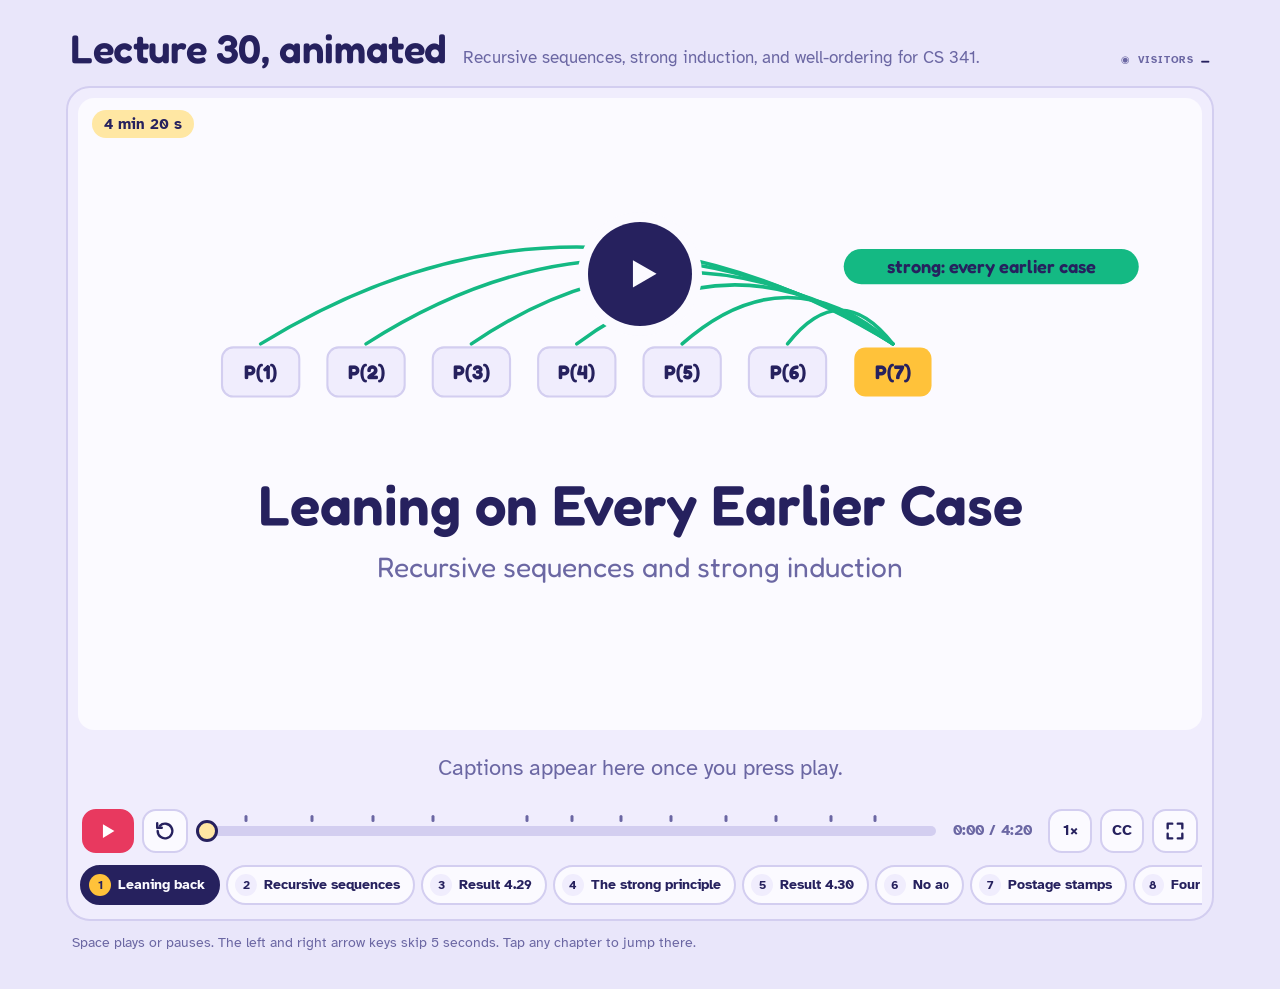
<file: animations/lecture-30-leaning-on-every-earlier-case.html>
<!DOCTYPE html>
<html lang="en">
<head>
<meta charset="utf-8">
<meta name="viewport" content="width=device-width, initial-scale=1, viewport-fit=cover">
<title>Leaning on Every Earlier Case: an animated explainer</title>
<link rel="preconnect" href="https://fonts.googleapis.com">
<link rel="preconnect" href="https://fonts.gstatic.com" crossorigin>
<link href="https://fonts.googleapis.com/css2?family=Atkinson+Hyperlegible:wght@400;700&family=Fredoka:wght@400;500;600;700&display=swap" rel="stylesheet">
<style>
:root{
  --bg:#E9E6FA; --stage:#FBFAFF; --card:#F0EDFD; --ink:#26215E; --muted:#6B67A3; --line:#D3CEF0;
  --paper:#FFE7A3; --tink:#26215E; --pop:#E8395F; --mint:#14B983; --sky:#3D7BF5; --sun:#FFC23A; --grape:#7C4DEB;
  --on-strong:#FFFFFF;
  --display:"Fredoka","Nunito","Trebuchet MS","Segoe UI",system-ui,"Cambria Math","STIX Two Math",sans-serif;
  --body:"Atkinson Hyperlegible","Segoe UI",system-ui,-apple-system,"Cambria Math",sans-serif;
  color-scheme:light;
  box-sizing:border-box;
  padding-top:env(safe-area-inset-top,0px);
  padding-bottom:env(safe-area-inset-bottom,0px);
}
@media (prefers-color-scheme: dark){
  :root:not([data-theme="light"]){
    --bg:#141230; --stage:#201C4D; --card:#2A2560; --ink:#F3F1FF; --muted:#A7A2DD; --line:#3E3880;
    --paper:#FFE08A; --tink:#26215E; --pop:#FF5C80; --mint:#34D399; --sky:#6EA2FF; --sun:#FFC94D; --grape:#A784FF;
    --on-strong:#1B1846; color-scheme:dark;
  }
}
:root[data-theme="dark"]{
  --bg:#141230; --stage:#201C4D; --card:#2A2560; --ink:#F3F1FF; --muted:#A7A2DD; --line:#3E3880;
  --paper:#FFE08A; --tink:#26215E; --pop:#FF5C80; --mint:#34D399; --sky:#6EA2FF; --sun:#FFC94D; --grape:#A784FF;
  --on-strong:#1B1846; color-scheme:dark;
}
html{scroll-padding-top:env(safe-area-inset-top,0px)}
*,*::before,*::after{box-sizing:inherit}
body{margin:0;background:var(--bg);color:var(--ink);font-family:var(--body);-webkit-font-smoothing:antialiased}
.wrap{max-width:1180px;margin:0 auto;padding:20px 16px 36px}
.intro{display:flex;flex-wrap:wrap;align-items:baseline;gap:4px 16px;margin:4px 4px 14px}
.intro h1{font-family:var(--display);font-weight:600;font-size:clamp(26px,3.6vw,40px);margin:0;letter-spacing:-0.01em}
.intro p{margin:0;color:var(--muted);font-size:17px;line-height:1.4}
.player{background:var(--card);border-radius:24px;padding:10px;border:2px solid var(--line)}
.stage{position:relative;border-radius:16px;overflow:hidden;background:var(--stage);aspect-ratio:16/9;width:100%}
.stage svg{display:block;width:100%;height:100%;user-select:none;-webkit-user-select:none}
.td{font-family:var(--display)}
.tb{font-family:var(--body)}
.poster{position:absolute;inset:0;border:0;padding:0;margin:0;background:transparent;cursor:pointer;color:inherit;font:inherit}
.poster[hidden]{display:none}
.poster-btn{position:absolute;left:50%;top:27.8%;transform:translate(-50%,-50%);width:clamp(56px,10vw,104px);aspect-ratio:1;border-radius:50%;
  background:var(--ink);color:var(--stage);display:grid;place-items:center;box-shadow:0 0 0 clamp(5px,.9vw,10px) var(--stage);transition:transform .18s ease}
.poster-btn svg{width:42%;height:42%;margin-left:8%}
.poster:hover .poster-btn,.poster:focus-visible .poster-btn{transform:translate(-50%,-50%) scale(1.07)}
.poster:focus-visible{outline:4px solid var(--sky);outline-offset:-4px;border-radius:16px}
.poster-len{position:absolute;left:14px;top:12px;background:var(--paper);color:var(--tink);font-weight:700;font-size:clamp(12px,1.5vw,15px);padding:5px 12px;border-radius:999px}
.caption{min-height:3.3em;display:flex;align-items:center;justify-content:center;text-align:center;padding:10px 18px 6px;
  font-size:clamp(16px,1.9vw,22px);line-height:1.38;font-weight:700;color:var(--ink);margin:0;text-wrap:balance}
.caption:empty::before{content:"Captions appear here once you press play.";color:var(--muted);font-weight:400}
.caption[hidden]{display:none}
.controls{display:flex;align-items:center;gap:8px;padding:6px 4px 2px;flex-wrap:wrap}
.btn{min-width:44px;height:44px;border-radius:14px;border:2px solid var(--line);background:var(--stage);color:var(--ink);
  font:700 15px/1 var(--body);display:inline-grid;place-items:center;cursor:pointer;padding:0 10px}
.btn svg{width:22px;height:22px}
.btn:hover{border-color:var(--muted)}
.btn:focus-visible,.chip:focus-visible,input[type=range]:focus-visible{outline:3px solid var(--sky);outline-offset:2px}
.btn.play{background:var(--pop);border-color:var(--pop);color:var(--on-strong);min-width:52px}
.btn[aria-pressed="false"]{color:var(--muted)}
.scrub{position:relative;flex:1 1 220px;min-width:160px;height:44px;display:flex;align-items:center}
.ticks{position:absolute;left:11px;right:11px;top:6px;height:6px;pointer-events:none}
.ticks span{position:absolute;top:0;width:3px;height:7px;border-radius:2px;background:var(--muted);transform:translateX(-50%)}
input[type=range]{-webkit-appearance:none;appearance:none;width:100%;height:30px;background:transparent;margin:0;cursor:pointer}
input[type=range]::-webkit-slider-runnable-track{height:10px;border-radius:6px;background:linear-gradient(to right,var(--pop) var(--pct,0%),var(--line) var(--pct,0%))}
input[type=range]::-moz-range-track{height:10px;border-radius:6px;background:var(--line)}
input[type=range]::-moz-range-progress{height:10px;border-radius:6px;background:var(--pop)}
input[type=range]::-webkit-slider-thumb{-webkit-appearance:none;width:22px;height:22px;border-radius:50%;background:var(--paper);border:3px solid var(--ink);margin-top:-6px}
input[type=range]::-moz-range-thumb{width:16px;height:16px;border-radius:50%;background:var(--paper);border:3px solid var(--ink)}
.time{font:700 15px/1 var(--body);font-variant-numeric:tabular-nums;color:var(--muted);min-width:96px;text-align:center}
.chapters{display:flex;gap:6px;overflow-x:auto;padding:10px 2px 4px;scrollbar-width:thin}
.chip{flex:0 0 auto;border:2px solid var(--line);background:var(--stage);color:var(--ink);border-radius:999px;padding:7px 13px 7px 7px;
  font:700 14px/1 var(--body);cursor:pointer;display:inline-flex;align-items:center;gap:7px;white-space:nowrap}
.chip b{display:inline-grid;place-items:center;width:22px;height:22px;border-radius:50%;background:var(--card);font-size:12px}
.chip[aria-current="true"]{background:var(--ink);color:var(--stage);border-color:var(--ink)}
.chip[aria-current="true"] b{background:var(--sun);color:var(--tink)}
.hint{color:var(--muted);font-size:14px;margin:12px 6px 0;line-height:1.45}
.rotate{display:none}
@media (max-width:640px) and (orientation:portrait){.rotate{display:block}}
.player:fullscreen{display:flex;flex-direction:column;justify-content:center;border-radius:0;border:0;padding:12px;background:var(--card)}
.player:fullscreen .stage{width:min(100%,calc((100vh - 200px) * 16 / 9));margin:0 auto}
.player:fullscreen .caption,.player:fullscreen .controls,.player:fullscreen .chapters{width:min(100%,calc((100vh - 200px) * 16 / 9));margin-left:auto;margin-right:auto}
@media (max-width:560px){.time{min-width:0;font-size:13px}.btn{min-width:40px;height:40px}}
.gc-total-visitors{margin-left:auto;display:inline-flex;align-items:center;gap:7px;white-space:nowrap;font:700 10px var(--body);letter-spacing:.08em;color:var(--muted)}.gc-total-visitors strong{font:600 13px var(--display);letter-spacing:0;color:var(--ink);font-variant-numeric:tabular-nums}@media(max-width:560px){.gc-total-visitors{margin-left:0}}
</style>

<script data-goatcounter="https://cs341.goatcounter.com/count" async src="//gc.zgo.at/count.js"></script>
</head>
<body>
<main class="wrap">
  <header class="intro">
    <h1>Lecture 30, animated</h1>
    <p>Recursive sequences, strong induction, and well-ordering for CS 341.</p>
    <span class="gc-total-visitors" aria-label="Total site visitors"><span aria-hidden="true">◉</span><span>VISITORS</span><strong data-goatcounter-total aria-live="polite">—</strong></span>
  </header>
  <section class="player" id="player" aria-label="Animated explainer player">
    <div class="stage">
      <svg id="svg" viewBox="0 0 1600 900" role="img" aria-label="Animation stage. The captions below describe each scene."></svg>
      <button class="poster" id="poster" type="button" aria-label="Play the explainer">
        <span class="poster-len" id="posterLen"></span>
        <span class="poster-btn"><svg viewBox="0 0 24 24" aria-hidden="true"><path d="M6 4.5v15l13-7.5z" fill="currentColor"/></svg></span>
      </button>
    </div>
    <p class="caption" id="caption" aria-live="polite"></p>
    <div class="controls">
      <button class="btn play" id="play" type="button" aria-label="Play"></button>
      <button class="btn" id="restart" type="button" aria-label="Restart from the beginning"><svg viewBox="0 0 24 24" aria-hidden="true"><path d="M4 12a8 8 0 1 0 2.4-5.7" fill="none" stroke="currentColor" stroke-width="2.6" stroke-linecap="round"/><path d="M3.5 3.5v5h5" fill="none" stroke="currentColor" stroke-width="2.6" stroke-linecap="round" stroke-linejoin="round"/></svg></button>
      <div class="scrub"><div class="ticks" id="ticks"></div><input type="range" id="scrub" min="0" max="100" step="0.1" value="0" aria-label="Seek"></div>
      <span class="time" id="time" aria-live="off">0:00</span>
      <button class="btn" id="speed" type="button" aria-label="Playback speed">1×</button>
      <button class="btn" id="cc" type="button" aria-pressed="true" aria-label="Captions">CC</button>
      <button class="btn" id="fs" type="button" aria-label="Full screen"><svg viewBox="0 0 24 24" aria-hidden="true"><path d="M4 9V4h5M20 9V4h-5M4 15v5h5M20 15v5h-5" fill="none" stroke="currentColor" stroke-width="2.6" stroke-linecap="round" stroke-linejoin="round"/></svg></button>
    </div>
    <nav class="chapters" id="chapters" aria-label="Chapters"></nav>
  </section>
  <p class="hint">Space plays or pauses. The left and right arrow keys skip 5 seconds. Tap any chapter to jump there.</p>
  <p class="hint rotate">Turn your phone sideways for a bigger picture.</p>
</main>
<script>
(function(){
const NS='http://www.w3.org/2000/svg';
const svg=document.getElementById('svg');
const RM=!!(window.matchMedia&&matchMedia('(prefers-reduced-motion: reduce)').matches);

/* ---------- math + easing ---------- */
const clamp=(x,a=0,b=1)=>x<a?a:x>b?b:x;
const lerp=(a,b,k)=>a+(b-a)*k;
const eio=k=>k<.5?4*k*k*k:1-Math.pow(-2*k+2,3)/2;
const eout=k=>1-Math.pow(1-k,3);
const ein=k=>k*k*k;
const back=k=>{const c1=1.70158,c3=c1+1;return 1+c3*Math.pow(k-1,3)+c1*Math.pow(k-1,2);};
const P=(t,a,b,fn=eio)=>fn(clamp((t-a)/(b-a)));
const bump=(t,a,d)=>Math.sin(Math.PI*clamp((t-a)/d));
const num=k=>k<0?'\u2212'+(-k):String(k);

/* ---------- svg helpers ---------- */
function el(tag,attrs,parent){
  const e=document.createElementNS(NS,tag);let st='';
  for(const k in attrs){const v=attrs[k];if(v==null)continue;
    if(k==='text')e.textContent=v;
    else if((k==='fill'||k==='stroke')&&typeof v==='string'&&v.startsWith('--'))st+=k+':var('+v+');';
    else e.setAttribute(k,v);}
  if(st)e.setAttribute('style',st);
  if(parent)parent.appendChild(e);return e;
}
function place(g,o={}){
  const X=g._x+(o.dx||0),Y=g._y+(o.dy||0);
  let tr='translate('+X.toFixed(2)+' '+Y.toFixed(2)+')';
  if(o.r)tr+=' rotate('+o.r.toFixed(2)+')';
  if(o.sx!=null||o.sy!=null){const sx=o.sx!=null?o.sx:(o.s!=null?o.s:1),sy=o.sy!=null?o.sy:(o.s!=null?o.s:1);tr+=' scale('+Math.max(sx,.001).toFixed(3)+' '+Math.max(sy,.001).toFixed(3)+')';}
  else if(o.s!=null&&o.s!==1)tr+=' scale('+Math.max(o.s,.001).toFixed(3)+')';
  g.setAttribute('transform',tr);
  const op=o.o==null?1:clamp(o.o);
  g.setAttribute('opacity',op.toFixed(3));
  const vis=op<=.002?'hidden':'visible';if(g._vis!==vis){g.style.visibility=vis;g._vis=vis;}
}
function G(parent,x=0,y=0){const g=el('g',{},parent);g._x=x;g._y=y;place(g);return g;}
function show(g,t,a,b=1e9,extra={}){
  const k=clamp((t-a)/.5),f=1-P(t,b-.45,b,ein);
  place(g,Object.assign({s:k?back(k):.001,o:Math.min(clamp(k*3),f)},extra));return k;
}
function txt(p,x,y,str,o={}){
  return el('text',{x,y,dy:'.35em','font-size':o.size||40,'font-weight':o.weight||500,'text-anchor':o.anchor||'middle',
    fill:o.fill||'--ink',class:o.body?'tb':'td',opacity:o.op,text:str},p);
}
function gt(p,x,y,str,o={}){const g=G(p,x,y);txt(g,0,0,str,o);return g;}
function ticketD(w,h){const W=w/2,H=h/2,n=Math.min(14,h*.18),c=Math.min(14,h*.2);
  return 'M'+(-W+c)+' '+(-H)+'H'+(W-c)+'A'+c+' '+c+' 0 0 1 '+W+' '+(-H+c)+'V'+(-n)+'A'+n+' '+n+' 0 0 0 '+W+' '+n+'V'+(H-c)+'A'+c+' '+c+' 0 0 1 '+(W-c)+' '+H+
  'H'+(-W+c)+'A'+c+' '+c+' 0 0 1 '+(-W)+' '+(H-c)+'V'+n+'A'+n+' '+n+' 0 0 0 '+(-W)+' '+(-n)+'V'+(-H+c)+'A'+c+' '+c+' 0 0 1 '+(-W+c)+' '+(-H)+'Z';}
function ticket(p,w,h,fill='--paper'){const g=el('g',{},p);el('path',{d:ticketD(w,h),fill},g);return g;}
function pill(p,w,h,fill,label,o={}){const g=el('g',{},p);el('rect',{x:-w/2,y:-h/2,width:w,height:h,rx:h/2,fill},g);
  if(label!=null)txt(g,0,0,label,{size:o.size||34,weight:o.weight||600,fill:o.color||'--tink'});return g;}
function star(p,cx,cy,R,fill){let d='';for(let i=0;i<10;i++){const a=-Math.PI/2+i*Math.PI/5,rr=i%2?R*.45:R;d+=(i?'L':'M')+(cx+rr*Math.cos(a)).toFixed(1)+' '+(cy+rr*Math.sin(a)).toFixed(1);}
  return el('path',{d:d+'Z',fill},p);}
function shape(p,type,fill,s){
  if(type===0)return el('circle',{r:s,fill},p);
  if(type===1)return el('rect',{x:-s,y:-s,width:2*s,height:2*s,rx:12,fill},p);
  if(type===2)return el('path',{d:'M0 '+(-s*1.05)+' L'+(s*1.05)+' '+(s*.8)+' L'+(-s*1.05)+' '+(s*.8)+'Z',fill,stroke:fill,'stroke-width':10,'stroke-linejoin':'round'},p);
  if(type===3)return el('rect',{x:-s*.82,y:-s*.82,width:1.64*s,height:1.64*s,rx:10,fill,transform:'rotate(45)'},p);
  return star(p,0,0,s*1.2,fill);
}
function mascot(p){const g=el('g',{},p);
  el('path',{d:ticketD(124,84),fill:'--paper',stroke:'--tink','stroke-width':4},g);
  el('circle',{cx:-34,cy:10,r:7,fill:'--pop',opacity:.45},g);el('circle',{cx:34,cy:10,r:7,fill:'--pop',opacity:.45},g);
  el('circle',{cx:-17,cy:-8,r:6,fill:'--tink'},g);el('circle',{cx:17,cy:-8,r:6,fill:'--tink'},g);
  el('path',{d:'M-13 10 Q0 22 13 10',fill:'none',stroke:'--tink','stroke-width':4,'stroke-linecap':'round'},g);return g;}
function person(p,fill){const g=el('g',{},p);
  el('rect',{x:-30,y:-4,width:60,height:58,rx:26,fill},g);el('circle',{cx:0,cy:-34,r:25,fill},g);
  el('circle',{cx:-9,cy:-37,r:3.6,fill:'--tink'},g);el('circle',{cx:9,cy:-37,r:3.6,fill:'--tink'},g);
  el('path',{d:'M-8 -27 Q0 -21 8 -27',fill:'none',stroke:'--tink','stroke-width':3,'stroke-linecap':'round'},g);return g;}
function speech(p,w,h,label,o={}){const g=el('g',{},p);
  el('path',{d:'M'+(-w/2+4)+' -14 L'+(-w/2-30)+' 16 L'+(-w/2+4)+' 14Z',fill:'--grape'},g);
  el('rect',{x:-w/2,y:-h/2,width:w,height:h,rx:28,fill:'--grape'},g);
  txt(g,0,0,label,{size:o.size||36,weight:600,fill:'--on-strong'});return g;}
function dart(g){el('line',{x1:0,y1:-96,x2:0,y2:-18,stroke:'--ink','stroke-width':6,'stroke-linecap':'round'},g);
  el('path',{d:'M-11 -22 L11 -22 L0 4Z',fill:'--ink'},g);el('path',{d:'M0 -78 L-16 -106 L0 -96 L16 -106Z',fill:'--pop'},g);}
function qlen(x0,y0,cx,cy,x1,y1){let L=0,px=x0,py=y0;for(let i=1;i<=40;i++){const u=i/40,a=(1-u)*(1-u),b=2*u*(1-u),c=u*u;
  const x=a*x0+b*cx+c*x1,y=a*y0+b*cy+c*y1;L+=Math.hypot(x-px,y-py);px=x;py=y;}return L;}

/* ---------- extra helpers for algebra rows ---------- */
const pv=(t,a)=>{const k=clamp((t-a)/.5);return {s:k?back(k):.001,o:clamp(k*3)};};
let BUILDING=null,FONTV=0;
function row(p,x,y,pieces,o={}){
  const g=el('g',{},p);g._x=0;g._y=0;g._pc=[];g._ax=x;g._ay=y;g._anchor=o.anchor||'start';const S=o.size||44;
  if(o.bg){const h=o.bgH||S*1.9;g._bg=el('rect',{y:y-h/2,height:h,rx:22,fill:o.bg,stroke:o.bgStroke||null,'stroke-width':o.bgStroke?5:null},g);g._padX=o.padX||32;}
  pieces.forEach(pc=>{const [s,q={}]=Array.isArray(pc)?pc:[pc,{}];const base=q.size||S,sz=(q.sup||q.sub)?Math.round(base*.62):base;let rect=null;const span=q.span||1;
    if(q.box)rect=el('rect',{y:y-base*.68,height:base*1.36,rx:12,fill:q.box},g);
    const t=el('text',{x,y:q.sup?y-base*.36:(q.sub?y+base*.22:y),dy:'.35em','font-size':sz,'font-weight':q.weight||o.weight||500,'text-anchor':'start',
      fill:q.fill||(q.box||q.inbox?'--tink':(o.fill||'--ink')),class:'td',text:s.replace(/ /g,'\u00A0')},g);
    g._pc.push({t,rect,span,padL:q.box?12:0,padR:((q.box&&span===1)||q.padR)?12:0});});
  layoutRow(g);if(BUILDING)BUILDING.rows.push(g);return g;
}
let MEAS=null;const MCACHE={};
function measure(t){
  if(!MEAS)MEAS=el('text',{x:-5000,y:-5000,class:'td',opacity:0,'aria-hidden':'true'},svg);
  const sz=t.getAttribute('font-size'),w=t.getAttribute('font-weight'),s=t.textContent,key=FONTV+'|'+sz+'|'+w+'|'+s;
  if(MCACHE[key]!=null)return MCACHE[key];
  MEAS.setAttribute('font-size',sz);MEAS.setAttribute('font-weight',w);MEAS.textContent=s;
  let l=0;try{l=MEAS.getComputedTextLength();}catch(e){}
  return MCACHE[key]=l;
}
function layoutRow(g){
  const ws=g._pc.map(pc=>measure(pc.t)+pc.padL+pc.padR);
  const tot=ws.reduce((a,b)=>a+b,0);let x=g._anchor==='middle'?g._ax-tot/2:g._ax;g._x0=x;g._w=tot;
  g._pc.forEach((pc,i)=>{if(pc.rect){let w=0;for(let j=i;j<i+pc.span&&j<ws.length;j++)w+=ws[j];pc.rect.setAttribute('x',(x+3).toFixed(1));pc.rect.setAttribute('width',Math.max(w-6,0).toFixed(1));}
    pc.t.setAttribute('x',(x+pc.padL).toFixed(1));pc.x=x;pc.w=ws[i];x+=ws[i];});
  if(g._bg){g._bg.setAttribute('x',(g._x0-g._padX).toFixed(1));g._bg.setAttribute('width',(tot+2*g._padX).toFixed(1));}
}
function frac(p,x,y,num,den,o={}){const g=G(p,x,y),s=o.size||48,w=o.w||Math.max(num.length,den.length)*s*.55+24;
  txt(g,0,-s*.78,num,{size:s,weight:o.weight||500,fill:o.fill});
  el('line',{x1:-w/2,y1:0,x2:w/2,y2:0,stroke:o.fill||'--ink','stroke-width':5,'stroke-linecap':'round'},g);
  txt(g,0,s*.78,den,{size:s,weight:o.weight||500,fill:o.fill});return g;}
function tracker(p,x,y,gap,labels,o={}){
  const W=o.w||250;
  const items=labels.map((l,i)=>{const g=G(p,o.horiz?x+gap*i:x,o.horiz?y:y+gap*i);
    const bg=el('rect',{x:-W/2,y:-30,width:W,height:60,rx:30,fill:'--card',stroke:'--line','stroke-width':3},g);
    const c=el('circle',{cx:-W/2+32,cy:0,r:20,fill:'--line'},g);
    const n=txt(g,-W/2+32,0,String(i+1),{size:24,weight:700,fill:'--muted'});
    const tx=txt(g,-W/2+62,0,l,{size:28,weight:600,anchor:'start',fill:'--muted'});
    return {g,bg,c,n,tx};});
  return {items,update(t,times,end,appear){items.forEach((it,i)=>{
    const on=t>=times[i],done=t>=(i<items.length-1?times[i+1]:end),st=done?2:on?1:0;
    if(it._st!==st){it._st=st;
      it.bg.setAttribute('style','fill:var('+(st===1?'--sun':'--card')+');stroke:var('+(st===1?'--sun':st===2?'--mint':'--line')+')');
      it.c.setAttribute('style','fill:var('+(st===0?'--line':st===1?'--tink':'--mint')+')');
      it.n.setAttribute('style','fill:var('+(st===0?'--muted':st===1?'--sun':'--tink')+')');it.n.textContent=st===2?'✓':String(i+1);
      it.tx.setAttribute('style','fill:var('+(st===1?'--tink':st===2?'--ink':'--muted')+')');}
    const k=P(t,appear+i*.15,appear+.4+i*.15);place(it.g,{o:k,s:1+.08*(on&&!done?bump(t,times[i],.4):0)});});}};
}
function check(p,x,y){const c=G(p,x,y);el('circle',{r:24,fill:'--mint'},c);
  el('path',{d:'M-10 0 L-3 8 L11 -8',fill:'none',stroke:'--tink','stroke-width':5,'stroke-linecap':'round','stroke-linejoin':'round'},c);return c;}

/* =================================================================
   SCENES  (each: title, dur, caps [local time, text], build, update)
   ================================================================= */
const scenes=[];
function boxCard(p,x,y,w,h,stroke){const g=G(p,x,y);g._r=el('rect',{x:-w/2,y:-h/2,width:w,height:h,rx:28,fill:'--card',stroke:stroke||'--line','stroke-width':stroke?5:3},g);return g;}
function slideIn(g,t,a,dx=40){const k=P(t,a,a+.5,eout);place(g,{dx:-(1-k)*dx,o:k});}
function stampBox(p,x,y,w,label,size){const g=G(p,x,y);el('rect',{x:-w/2,y:-58,width:w,height:116,rx:18,fill:'--stage',stroke:'--pop','stroke-width':9},g);txt(g,0,0,label,{size:size||52,weight:700,fill:'--pop'});return g;}
function slam(g,t,a,r=-5,b=1e9){const k=clamp((t-a)/.4);place(g,{s:k?lerp(1.8,1,eout(k)):.001,o:clamp(k*4)*(1-P(t,b-.4,b)),r});}
function chkMark(p,x,y,ok){const c=G(p,x,y);el('circle',{r:22,fill:ok?'--mint':'--pop'},c);
  if(ok)el('path',{d:'M-9 0 L-3 7 L10 -7',fill:'none',stroke:'--tink','stroke-width':5,'stroke-linecap':'round','stroke-linejoin':'round'},c);
  else el('path',{d:'M-7 -7 L7 7 M7 -7 L-7 7',stroke:'--on-strong','stroke-width':5,'stroke-linecap':'round'},c);return c;}
const SUP=(s,q={})=>[s,Object.assign({sup:1},q)],SB=(s,q={})=>[s,Object.assign({sub:1},q)];
function thmTicket(p,y,w,label,pieces,size=34){const g=G(p,800,y);ticket(g,w,88);row(g,0,0,[[label,{weight:700}],'   ',...pieces],{size,anchor:'middle',fill:'--tink'});return g;}
function blk(p,x,y,pieces,fill='--card',tc='--ink',w=120,h=70,size=30){const g=G(p,x,y);g._r=el('rect',{x:-w/2,y:-h/2,width:w,height:h,rx:16,fill,stroke:fill==='--card'?'--line':null,'stroke-width':3},g);row(g,0,0,pieces,{size,anchor:'middle',weight:700,fill:tc});return g;}
function arcPath(p,x0,x1,y,hgt,stroke,w=5,dash){const e=el('path',{d:`M${x0} ${y} Q${(x0+x1)/2} ${y-hgt} ${x1} ${y}`,fill:'none',stroke,'stroke-width':w,'stroke-linecap':'round','stroke-dasharray':dash||null},p);
  if(!dash){const L=qlen(x0,y,(x0+x1)/2,y-hgt,x1,y);e.setAttribute('stroke-dasharray',L.toFixed(1));e._L=L;}return e;}
function drawArc(e,t,a,b,end=1e9){if(e._L)e.setAttribute('stroke-dashoffset',(e._L*(1-P(t,a,b))).toFixed(1));e.setAttribute('opacity',((t>a?1:0)*(1-P(t,end-.4,end))).toFixed(2));}
function stamp(p,x,y,v){const g=G(p,x,y);el('rect',{x:-36,y:-30,width:72,height:60,rx:6,fill:v===4?'--sky':'--sun',stroke:'--stage','stroke-width':4,'stroke-dasharray':'3 5'},g);
  txt(g,0,0,v+'¢',{size:26,weight:700,fill:v===4?'--on-strong':'--tink'});return g;}

/* 1. Leaning back */
scenes.push((()=>{
  let blocks=[],arcO,fan=[],lO,lS,title,sub,chip;
  const X=i=>260+150*i,Y=390;
  return {title:'Leaning back',dur:14,
  caps:[[0.4,'Ordinary induction leans on one earlier case: P(k) to get P(k + 1).'],[4,'Sometimes that’s not enough. Today you get to lean on every earlier case.'],[7.6,'Recursive sequences and strong induction.'],[10.4,'It’s also the math behind every recursive function you write.']],
  build(r){
    arcO=arcPath(r,X(5),X(6),Y-40,90,'--sky',7);
    for(let i=0;i<6;i++)fan.push(arcPath(r,X(i),X(6),Y-40,60+(6-i)*36,'--mint',5));
    for(let i=0;i<7;i++)blocks.push(blk(r,X(i),Y,[i<6?'P('+(i+1)+')':'P(7)'],i===6?'--sun':'--card',i===6?'--tink':'--ink',110,70,28));
    lO=G(r,1300,Y-150);pill(lO,340,50,'--sky','ordinary: one step back',{size:26,color:'--on-strong'});
    lS=G(r,1300,Y-150);pill(lS,420,50,'--mint','strong: every earlier case',{size:26});
    title=gt(r,800,580,'Leaning on Every Earlier Case',{size:80,weight:600});
    sub=gt(r,800,668,'Recursive sequences and strong induction',{size:40,weight:400,fill:'--muted'});
    chip=G(r,800,770);pill(chip,760,62,'--grape','the math behind every recursive function',{size:30,color:'--on-strong'});
  },
  update(t){
    blocks.forEach((g,i)=>show(g,t,.3+i*.1));
    drawArc(arcO,t,1.4,2.2,4.2);show(lO,t,2,4.2);
    fan.forEach((e,i)=>drawArc(e,t,4.2+i*.25,4.9+i*.25));show(lS,t,5.6);
    place(title,{o:P(t,7.6,8.2),dy:(1-P(t,7.6,8.2,eout))*30});place(sub,{o:P(t,8.2,8.8)});show(chip,t,10.6);
  }};
})());

/* 2. Recursive sequences */
scenes.push((()=>{
  let head,def,ex,tiles=[],bars=[],ars=[],conj,checks=[],bottom;
  const X=i=>330+290*i,BY=600,V=[3,7,15,31],SC=6;
  return {title:'Recursive sequences',dur:24,
  caps:[[0.6,'A recursive definition gives starting values, plus a rule that builds each term from earlier ones.'],[5.4,'Example: a₁ = 3, and each term is twice the one before, plus 1.'],[9,'So a₂ = 7, a₃ = 15, a₄ = 31.'],[14,'Pattern: one less than a power of 2. Conjecture: aₙ = 2ⁿ⁺¹ − 1.'],[19.6,'Compute some terms, spot the pattern, then prove it.']],
  build(r){
    head=gt(r,800,95,'Recursively defined sequences',{size:58,weight:600});
    def=G(r,800,180);ticket(def,1100,80);row(def,0,0,[['initial value(s)',{weight:700}],'  +  ',['a recurrence',{weight:700}],' (each term from earlier ones)'],{size:30,anchor:'middle',fill:'--tink'});
    ex=G(r,800,268);row(ex,0,0,['a',SB('1'),' = 3     and     a',SB('n'),' = 2a',SB('n−1'),' + 1   for n ≥ 2'],{size:40,anchor:'middle',weight:600});
    V.forEach((v,i)=>{bars.push(el('rect',{x:X(i)-40,y:BY-50,width:80,height:0,rx:12,fill:'--sky'},r));
      tiles.push(blk(r,X(i),BY,['a',SB(String(i+1)),' = '+v],i===0?'--sun':'--card',i===0?'--tink':'--ink',170,70,32));
      if(i<3){const g=G(r,(X(i)+X(i+1))/2,BY);el('line',{x1:-40,y1:0,x2:22,y2:0,stroke:'--ink','stroke-width':6,'stroke-linecap':'round'},g);el('path',{d:'M18 -13 L38 0 L18 13Z',fill:'--ink'},g);
        pill(G(g,0,-46),110,38,'--line','×2 + 1',{size:22,color:'--ink'});ars.push(g);}
      const c=G(r,X(i),BY+82);row(c,0,0,['2',SUP(String(i+2)),' − 1  ',['✓',{fill:'--mint',weight:700}]],{size:28,anchor:'middle',weight:600});checks.push(c);});
    conj=G(r,560,360);el('rect',{x:-200,y:-40,width:400,height:80,rx:40,fill:'--grape'},conj);row(conj,0,0,['a',SB('n'),' = 2',SUP('n+1'),' − 1 ?'],{size:36,anchor:'middle',weight:700,fill:'--on-strong'});
    bottom=G(r,800,800);pill(bottom,860,66,'--grape','Compute terms, spot the pattern, then prove it',{size:30,color:'--on-strong'});
  },
  update(t){
    place(head,{o:P(t,.4,1)});show(def,t,.8);place(ex,{o:P(t,5.4,5.9)});
    const TT=[5.8,9.2,10.4,11.6];
    tiles.forEach((g,i)=>show(g,t,TT[i]));ars.forEach((g,i)=>show(g,t,TT[i+1]-.5));
    bars.forEach((b,i)=>{const k=P(t,TT[i]+.3,TT[i]+.9,eout),h=V[i]*SC*k;b.setAttribute('y',(BY-42-h).toFixed(1));b.setAttribute('height',h.toFixed(1));});
    show(conj,t,14.2);checks.forEach((g,i)=>show(g,t,15+i*.5));show(bottom,t,19.8);
  }};
})());

/* 3. Result 4.29 */
scenes.push((()=>{
  let thm,L=[],ih,b1,dep,concl;
  const LT=[.8,4.8,8.2,10.2,13.6];
  return {title:'Result 4.29',dur:22,
  caps:[[0.6,'Prove it with ordinary induction. Base step: a₁ = 3 = 2² − 1.'],[4.6,'Assume aₖ = 2ᵏ⁺¹ − 1.'],[8,'Then aₖ₊₁ = 2aₖ + 1. Substitute the hypothesis: 2(2ᵏ⁺¹ − 1) + 1…'],[13.4,'…which is 2ᵏ⁺² − 1. Exactly the formula at k + 1.'],[17.4,'Each term depends only on the one before it, so assuming P(k) was enough.']],
  build(r){
    thm=thmTicket(r,140,1100,'Result 4.29',['If a',SB('1'),' = 3 and a',SB('n'),' = 2a',SB('n−1'),' + 1, then a',SB('n'),' = 2',SUP('n+1'),' − 1.'],32);
    L.push(row(r,180,270,['Base:  a',SB('1'),' = 3 = 2² − 1  ',['✓',{fill:'--mint',weight:700}]],{size:38}));
    L.push(row(r,180,355,['Assume  ',['a',{box:'--sun',span:5,weight:700}],SB('k',{inbox:1,weight:700}),[' = 2',{inbox:1,weight:700}],SUP('k+1',{inbox:1,weight:700}),[' − 1',{inbox:1,weight:700,padR:1}]],{size:38}));
    L.push(row(r,180,445,['a',SB('k+1'),' ','= 2a',SB('k'),' + 1'],{size:40}));
    L.push(row(r,0,530,['= 2',['(2',{box:'--sun',span:3,weight:700}],SUP('k+1',{inbox:1,weight:700}),[' − 1)',{inbox:1,weight:700,padR:1}],' + 1'],{size:40}));
    L.push(row(r,0,615,['= 2',SUP('k+2'),' − 2 + 1 = 2',SUP('k+2'),' − 1  ',['✓',{fill:'--mint',weight:700}]],{size:40}));
    ih=G(r,0,355);pill(ih,260,42,'--sun','inductive hypothesis',{size:22});
    b1=G(r,0,530);pill(b1,90,42,'--sky','IH',{size:24,color:'--on-strong'});
    dep=G(r,1260,460);
    [['k−1',-170],['k',0],['k+1',170]].forEach(([s,x],i)=>blk(dep,x,0,['a',SB(s)],i===2?'--sun':'--card',i===2?'--tink':'--ink',130,70,30));
    const a=arcPath(dep,0,170,-40,80,'--sky',6);a.removeAttribute('stroke-dasharray');
    pill(G(dep,0,-150),300,46,'--sky','only one step back',{size:24,color:'--on-strong'});
    concl=G(r,800,780);pill(concl,1060,70,'--grape','One step back, so ordinary induction was enough.  ∎',{size:32,color:'--on-strong'});
  },
  update(t){
    show(thm,t,.3);
    const ex=L[2]._pc[3].x;for(let i=3;i<5;i++)if(Math.abs(L[i]._ax-ex)>.5){L[i]._ax=ex;layoutRow(L[i]);}
    L.forEach((g,i)=>slideIn(g,t,LT[i]));
    ih._x=180+L[1]._w+150;show(ih,t,5.4);b1._x=L[3]._x0+L[3]._w+70;show(b1,t,11);
    show(dep,t,17.6);show(concl,t,18.8);
  }};
})());

/* 4. The strong principle */
scenes.push((()=>{
  let head,lo,ls,rowO=[],rowS=[],arcO,fan=[],card;
  const LBL=['P(1)','P(2)','P(3)','⋯','P(k−1)','P(k)','P(k+1)'],X=i=>420+150*i;
  return {title:'The strong principle',dur:22,
  caps:[[0.6,'Ordinary induction lets you assume P(k) to prove P(k + 1).'],[4.4,'The strong principle lets you assume all of them: P(1), P(2), all the way to P(k).'],[10,'The base step is the same. The only difference is how much you may assume in the inductive step.'],[15.6,'Formally: P(1), and for every k, P(1) and P(2) and … and P(k) together imply P(k + 1).']],
  build(r){
    head=gt(r,800,95,'When one step back isn’t enough',{size:56,weight:600});
    lo=gt(r,190,300,'Ordinary',{size:34,weight:700,fill:'--sky'});ls=gt(r,190,540,'Strong',{size:34,weight:700,fill:'--mint'});
    arcO=arcPath(r,X(5),X(6),262,70,'--sky',6);
    for(let i=0;i<6;i++)if(i!==3)fan.push(arcPath(r,X(i),X(6),502,60+(6-i)*28,'--mint',5));
    LBL.forEach((s,i)=>{rowO.push(blk(r,X(i),300,[s],i===6?'--sun':'--card',i===6?'--tink':'--ink',124,64,26));rowS.push(blk(r,X(i),540,[s],i===6?'--sun':'--card',i===6?'--tink':'--ink',124,64,26));});
    card=boxCard(r,800,730,1300,140,'--grape');
    row(card,0,-28,[['∀n ∈ ℕ, P(n) is true',{weight:700}],'  if  (1) P(1) is true, and'],{size:32,anchor:'middle'});
    row(card,0,28,['(2) ∀k ∈ ℕ,  ',['P(1) ∧ P(2) ∧ ⋯ ∧ P(k)',{box:'--mint',weight:700}],' ⇒ P(k + 1)'],{size:32,anchor:'middle',weight:600});
  },
  update(t){
    place(head,{o:P(t,.4,1)});place(lo,{o:P(t,.8,1.2)});rowO.forEach((g,i)=>show(g,t,.8+i*.08));drawArc(arcO,t,2,2.8);
    place(ls,{o:P(t,4.4,4.8)});rowS.forEach((g,i)=>show(g,t,4.6+i*.08));fan.forEach((e,i)=>drawArc(e,t,5.6+i*.3,6.3+i*.3));
    show(card,t,15.8);
  }};
})());

/* 5. Result 4.30 */
scenes.push((()=>{
  let thm,A,bars=[],bl=[],arcs=[],conj,B,Lp=[],ih,cA,cB,two,dep,concl;
  const BX=i=>260+140*i,BB=560,SC=40,LT=[10.6,13.8,18.6,21.8,25.6];
  return {title:'Result 4.30',dur:34,
  caps:[[0.6,'Result 4.30: a₁ = 2, a₂ = 3, and each later term is 2aₙ₋₁ − aₙ₋₂.'],[4.4,'Compute: 2, 3, 4, 5, 6… Each term needs the two before it. Conjecture: aₙ = n + 1.'],[10.4,'Strong induction. Base step: a₁ = 2 = 1 + 1.'],[13.6,'Assume aᵢ = i + 1 for every i from 1 to k. We show aₖ₊₁ = k + 2.'],[18.4,'If k = 1, then a₂ = 3 is given directly.'],[21.6,'If k ≥ 2, the recurrence applies: aₖ₊₁ = 2aₖ − aₖ₋₁.'],[25.4,'Both aₖ and aₖ₋₁ come from the hypothesis: 2(k + 1) − k = k + 2.'],[30.4,'That reached back two cases, which is why we needed strong induction.']],
  build(r){
    thm=thmTicket(r,140,1220,'Result 4.30',['a',SB('1'),' = 2,  a',SB('2'),' = 3,  a',SB('n'),' = 2a',SB('n−1'),' − a',SB('n−2'),'  (n ≥ 3).  Then a',SB('n'),' = n + 1.'],30);
    A=G(r,0,0);
    for(let i=0;i<6;i++){const v=i+2;bars.push(el('rect',{x:BX(i)-38,y:BB,width:76,height:0,rx:12,fill:i<2?'--sun':'--sky'},A));
      const lb=G(A,BX(i),BB+34);row(lb,0,0,['a',SB(String(i+1)),' = '+v],{size:28,anchor:'middle',weight:700});bl.push(lb);}
    for(let i=2;i<6;i++){arcs.push([arcPath(A,BX(i-1),BX(i),BB-(i+1)*SC-24,40,'--mint',4),arcPath(A,BX(i-2),BX(i),BB-(i+1)*SC-24,80,'--mint',4)]);}
    conj=G(A,1250,380);el('rect',{x:-180,y:-40,width:360,height:80,rx:40,fill:'--grape'},conj);row(conj,0,0,['a',SB('n'),' = n + 1 ?'],{size:38,anchor:'middle',weight:700,fill:'--on-strong'});
    B=G(r,0,0);
    Lp.push(row(B,160,265,[['Strong induction.',{weight:700}],'  Base:  a',SB('1'),' = 2 = 1 + 1  ',['✓',{fill:'--mint',weight:700}]],{size:34}));
    Lp.push(row(B,160,345,['Assume  ',['a',{box:'--sun',span:3,weight:700}],SB('i',{inbox:1,weight:700}),[' = i + 1',{inbox:1,weight:700,padR:1}],'  for every i with 1 ≤ i ≤ k'],{size:34}));
    Lp.push(row(B,160,435,[['k = 1:',{box:'--line',weight:700}],'  a',SB('2'),' = 3 = 1 + 2, given directly  ',['✓',{fill:'--mint',weight:700}]],{size:34}));
    Lp.push(row(B,160,520,[['k ≥ 2:',{box:'--line',weight:700}],'  k + 1 ≥ 3, so the recurrence applies:'],{size:34}));
    Lp.push(row(B,160,600,['a',SB('k+1'),' = 2',['a',{box:'--mint',span:2,weight:700}],SB('k',{inbox:1,weight:700,padR:1}),' − ',['a',{box:'--mint',span:2,weight:700}],SB('k−1',{inbox:1,weight:700,padR:1}),' = 2(k + 1) − k = k + 2  ',['✓',{fill:'--mint',weight:700}]],{size:34}));
    ih=G(B,0,345);pill(ih,260,42,'--sun','strong hypothesis',{size:22});
    dep=G(B,1300,470);[['k−1',-130],['k',30],['k+1',200]].forEach(([s,x],i)=>blk(dep,x,0,['a',SB(s)],i===2?'--sun':'--card',i===2?'--tink':'--ink',120,64,28));
    [[30,60],[-130,110]].forEach(([x0,h])=>{const e=el('path',{d:`M${x0} -36 Q${(x0+200)/2} ${-36-h} 200 -36`,fill:'none',stroke:'--mint','stroke-width':6,'stroke-linecap':'round'},dep);});
    two=G(B,1300,560);pill(two,330,46,'--mint','uses two earlier cases',{size:24});
    concl=G(r,800,770);pill(concl,1100,70,'--grape','It reached back two cases: that’s why we needed strong induction.  ∎',{size:30,color:'--on-strong'});
  },
  update(t){
    show(thm,t,.4);place(A,{o:1-P(t,9.6,10.1)});
    bars.forEach((b,i)=>{const a=1+i*.4,k=P(t,a,a+.5,eout),h=(i+2)*SC*k;b.setAttribute('y',(BB-h).toFixed(1));b.setAttribute('height',h.toFixed(1));place(bl[i],{o:P(t,a,a+.4)});});
    arcs.forEach((pr,i)=>pr.forEach(e=>drawArc(e,t,4.6+i*.5,5.2+i*.5)));show(conj,t,7);
    place(B,{o:P(t,10.2,10.6)});Lp.forEach((g,i)=>slideIn(g,t,LT[i]));
    ih._x=160+Lp[1]._w+150;show(ih,t,14.4);show(dep,t,25.8);show(two,t,27);show(concl,t,30.6);
  }};
})());

/* 6. No a0 */
scenes.push((()=>{
  let head,tiles=[],ghost,aOk,aBad,eqn,x,rule,bottom;
  const X=i=>420+230*i,Y=420;
  return {title:'No a₀',dur:16,
  caps:[[0.6,'Why did k = 1 need separate treatment?'],[2.8,'The recurrence only holds for n ≥ 3. Using it for a₂ would need a₂ = 2a₁ − a₀…'],[7.6,'…and there is no a₀. Chartrand flags exactly this.'],[11.4,'Check that the recurrence actually applies before you use it.']],
  build(r){
    head=gt(r,800,95,'Why k = 1 needed its own case',{size:56,weight:600});
    ghost=G(r,X(0),Y);el('rect',{x:-70,y:-40,width:140,height:80,rx:16,fill:'none',stroke:'--pop','stroke-width':5,'stroke-dasharray':'10 8'},ghost);row(ghost,0,0,['a',SB('0'),' ?'],{size:32,anchor:'middle',weight:700,fill:'--pop'});
    for(let i=1;i<=3;i++)tiles.push(blk(r,X(i),Y,['a',SB(String(i))],i===2?'--sun':'--card',i===2?'--tink':'--ink',140,80,34));
    aOk=arcPath(r,X(1),X(2),Y-44,70,'--mint',6);aBad=arcPath(r,X(0),X(2),Y-44,140,'--pop',6);
    eqn=G(r,800,560);row(eqn,0,0,['a',SB('2'),' = 2a',SB('1'),' − ',['a',{box:'--pop',span:2,fill:'--on-strong',weight:700}],SB('0',{fill:'--on-strong',weight:700,padR:1}),'   ✗'],{size:44,anchor:'middle',weight:600});
    x=G(r,X(0),Y+80);pill(x,220,46,'--pop','doesn’t exist',{size:24,color:'--on-strong'});
    rule=G(r,800,665);pill(rule,640,60,'--sun','The recurrence only holds for n ≥ 3',{size:30});
    bottom=G(r,800,775);pill(bottom,1120,70,'--grape','Check that the recurrence applies before you use it',{size:32,color:'--on-strong'});
  },
  update(t){
    place(head,{o:P(t,.4,1)});tiles.forEach((g,i)=>show(g,t,.8+i*.15));show(rule,t,3);
    drawArc(aOk,t,4.4,5.1);drawArc(aBad,t,5.4,6.4);show(ghost,t,6.2,1e9,{dx:t>7.6&&t<8.4&&!RM?Math.sin((t-7.6)*40)*5:0});show(eqn,t,6.6);show(x,t,7.8);
    show(bottom,t,11.6);
  }};
})());

/* 7. Postage */
scenes.push((()=>{
  let head,claim,A,rowsA=[],eleven,B,tiles=[],arcs=[],brk,brkL,step,why,bottom;
  const BASE=[[12,[4,4,4]],[13,[4,4,5]],[14,[4,5,5]],[15,[5,5,5]]],TX=i=>170+140*i;
  return {title:'Postage',dur:36,chapters:[[0,'Postage stamps'],[18,'Four base cases']],
  caps:[[0.6,'Claim: every amount of 12 cents or more can be made with only 4-cent and 5-cent stamps.'],[4.6,'Base cases: 12 is three 4s. 13 is 4, 4, 5. 14 is 4, 5, 5. 15 is three 5s.'],[11,'And the threshold is real: 11 cents can’t be made from 4s and 5s. Try it.'],[18.4,'Inductive step: take k ≥ 15 and assume every amount from 12 to k can be made.'],[22.6,'For k + 1, step back four: k − 3 is at least 12, so it can be made. Add one 4-cent stamp.'],[28.6,'The step reaches back four places, so it needs four base cases in a row.'],[32.6,'Fewer base cases would leave a gap the chain can’t cross.']],
  build(r){
    head=gt(r,800,95,'Several base cases at once',{size:56,weight:600});
    claim=thmTicket(r,175,1240,'Claim',['Every amount of 12¢ or more can be made with 4¢ and 5¢ stamps.'],32);
    A=G(r,0,0);
    BASE.forEach(([v,st],i)=>{const g=G(A,0,0);txt(g,330,300+90*i,v+'¢ =',{size:40,weight:700,anchor:'end'});st.forEach((s,j)=>stamp(g,410+92*j,300+90*i,s));rowsA.push(g);});
    eleven=boxCard(A,1150,435,520,320,'--pop');txt(eleven,0,-110,'11¢ = ?',{size:46,weight:700});
    [['4 + 4 = 8, then +3?'],['4 + 5 = 9, then +2?'],['5 + 5 = 10, then +1?']].forEach(([s],i)=>txt(eleven,0,-40+44*i,s,{size:28,weight:600,fill:'--muted'}));
    pill(G(eleven,0,115),300,52,'--pop','can’t be made ✗',{size:28,color:'--on-strong'});
    B=G(r,0,0);
    for(let i=0;i<10;i++){const v=12+i;tiles.push(blk(B,TX(i),370,[v+'¢'],i<4?'--sun':'--mint','--tink',110,66,30));}
    for(let i=4;i<10;i++)arcs.push(arcPath(B,TX(i-4),TX(i),334,90+(i-4)*6,'--sky',5));
    brk=el('path',{d:`M${TX(0)-55} 425 V445 H${TX(3)+55} V425`,fill:'none',stroke:'--ink','stroke-width':5,'stroke-linecap':'round','stroke-linejoin':'round'},B);
    brkL=G(B,(TX(0)+TX(3))/2,480);pill(brkL,300,46,'--sun','four base cases',{size:26});
    B._leg=G(B,1230,480);pill(B._leg,380,46,'--sky','each arc: add one 4¢ stamp',{size:24,color:'--on-strong'});
    step=G(B,800,580);row(step,0,0,['k ≥ 15:  (k + 1) − 4 ≥ 12, so ',['k − 3',{box:'--sky',fill:'--on-strong',weight:700}],' can be made. Add one 4¢.'],{size:32,anchor:'middle',weight:600});
    why=G(B,800,680);pill(why,820,62,'--sun','The step reaches back 4, so it needs 4 base cases',{size:30});
    bottom=G(B,800,780);pill(bottom,960,66,'--grape','Fewer base cases leave a gap the chain can’t cross',{size:30,color:'--on-strong'});
  },
  update(t){
    place(head,{o:P(t,.4,1)});show(claim,t,.5);
    place(A,{o:1-P(t,17.6,18)});rowsA.forEach((g,i)=>slideIn(g,t,4.8+i*1.4,30));show(eleven,t,11.2);
    place(B,{o:P(t,18,18.4)});tiles.forEach((g,i)=>show(g,t,i<4?18.4+i*.12:22.8+(i-4)*.7));
    arcs.forEach((e,i)=>drawArc(e,t,22.8+i*.7,23.4+i*.7));brk.setAttribute('opacity',P(t,19,19.4));show(brkL,t,19.2);
    show(B._leg,t,23.2);show(step,t,23.4);show(why,t,28.8);show(bottom,t,32.8);
  }};
})());

/* 8. Well-ordering */
scenes.push((()=>{
  let head,stm,line,dots=[],least,cx=[],small,sm,ar,stamp2;
  const NX=n=>140+110*n,LY=430,SET=[4,7,9,12],CEX=[6,8,11];
  return {title:'Well-ordering',dur:20,
  caps:[[0.6,'One more principle: every nonempty set of positive integers has a least element.'],[5,'That’s the Well-Ordering Principle.'],[8.4,'It supports a proof style: suppose a claim fails, and look at the smallest counterexample.'],[13,'Then find an even smaller one. Contradiction! That’s proof by contradiction from Lecture 27, aimed at the first failure.']],
  build(r){
    head=gt(r,800,95,'The Well-Ordering Principle',{size:58,weight:600});
    stm=G(r,800,190);ticket(stm,1180,84);txt(stm,0,0,'Every nonempty set of positive integers has a least element.',{size:32,weight:600,fill:'--tink'});
    line=G(r,0,0);el('line',{x1:NX(1)-40,y1:LY,x2:NX(12)+50,y2:LY,stroke:'--ink','stroke-width':5,'stroke-linecap':'round'},line);
    for(let n=1;n<=12;n++){const g=G(line,NX(n),LY);el('line',{x1:0,y1:-12,x2:0,y2:12,stroke:'--ink','stroke-width':4},g);txt(g,0,40,String(n),{size:26,weight:600,fill:'--muted'});}
    SET.forEach(n=>{const g=G(r,NX(n),LY);el('circle',{r:20,fill:'--sky'},g);dots.push(g);});
    least=G(r,NX(4),LY-80);pill(least,240,48,'--sky','least element',{size:26,color:'--on-strong'});
    CEX.forEach(n=>{const g=G(r,NX(n),LY+110);el('circle',{r:20,fill:'--pop'},g);cx.push(g);});
    sm=G(r,NX(6),LY+180);pill(sm,380,48,'--pop','smallest counterexample n',{size:26,color:'--on-strong'});
    small=G(r,NX(3),LY+110);el('circle',{r:20,fill:'--pop'},small);
    ar=el('path',{d:`M${NX(6)-26} ${LY+110} Q${NX(4.5)} ${LY+60} ${NX(3)+28} ${LY+102}`,fill:'none',stroke:'--pop','stroke-width':5,'stroke-linecap':'round','stroke-dasharray':'8 8'},r);
    stamp2=stampBox(r,800,730,620,'an even smaller one!',44);
  },
  update(t){
    place(head,{o:P(t,.4,1)});show(stm,t,.6);place(line,{o:P(t,1.6,2)});
    dots.forEach((g,i)=>show(g,t,2.2+i*.3));show(least,t,4.6,8);
    cx.forEach((g,i)=>show(g,t,8.8+i*.3));show(sm,t,10);
    ar.setAttribute('opacity',P(t,13.2,13.6));show(small,t,13.6);slam(stamp2,t,14,-4);
  }};
})());

/* 9. Three formats */
scenes.push((()=>{
  let head,cards=[],eq,bottom;
  const C=[['Ordinary','each case follows','from the previous one','--sky'],['Strong','a case may need','earlier ones','--mint'],['Well-ordering','look at the smallest','thing that goes wrong','--grape']];
  return {title:'Three formats',dur:18,
  caps:[[0.6,'Ordinary induction, strong induction, and well-ordering are logically equivalent.'],[4.6,'Any proof in one format can be rewritten in the others. So why keep all three?'],[8.6,'Because they tell the reader different things: one step back, several steps back, or the smallest failure.'],[14,'Choose the one that tells your reader the truth about your argument.']],
  build(r){
    head=gt(r,800,95,'Three formats, one idea',{size:58,weight:600});
    C.forEach(([t1,a,b,c],i)=>{const g=boxCard(r,330+470*i,400,420,300);pill(G(g,0,-110),280,56,c,t1,{size:30,color:c==='--mint'?'--tink':'--on-strong'});
      const ic=G(g,0,-20);
      if(i===0){el('rect',{x:-70,y:-20,width:50,height:40,rx:8,fill:'--line'},ic);el('rect',{x:20,y:-20,width:50,height:40,rx:8,fill:'--sky'},ic);el('path',{d:'M-20 -24 Q0 -50 20 -24',fill:'none',stroke:'--sky','stroke-width':5},ic);}
      else if(i===1){[-120,-60,0].forEach(x=>el('rect',{x:x-22,y:-20,width:44,height:40,rx:8,fill:'--line'},ic));el('rect',{x:60,y:-20,width:50,height:40,rx:8,fill:'--mint'},ic);[-120,-60,0].forEach((x,k)=>el('path',{d:`M${x} -24 Q${(x+85)/2} ${-48-k*-8-(2-k)*12} 85 -24`,fill:'none',stroke:'--mint','stroke-width':4},ic));}
      else{el('line',{x1:-100,y1:10,x2:100,y2:10,stroke:'--ink','stroke-width':4},ic);[-60,0,60].forEach((x,k)=>el('circle',{cx:x,cy:10,r:12,fill:k===0?'--grape':'--line'},ic));el('path',{d:'M-70 -50 L-50 -50 L-40 0 L-80 0Z',fill:'--sun','fill-opacity':.5},ic);}
      txt(g,0,60,a,{size:28,weight:600});txt(g,0,98,b,{size:28,weight:600});cards.push(g);});
    eq=G(r,800,640);pill(eq,1100,62,'--sun','Logically equivalent: any proof in one can be rewritten in the others (MCS 5.3)',{size:26});
    bottom=G(r,800,760);pill(bottom,1060,70,'--grape','Choose the one that tells your reader the truth',{size:32,color:'--on-strong'});
  },
  update(t){place(head,{o:P(t,.4,1)});show(eq,t,.8);cards.forEach((g,i)=>show(g,t,8.8+i*.7));show(bottom,t,14.2);}
  };
})());

/* 10. This is recursion */
scenes.push((()=>{
  let head,code,lines=[],hlB,hlR,strike,tree,nodes=[],edges=[],chain,err,note;
  const CODE=['def a(n):','    if n == 1: return 2   # base case','    if n == 2: return 3   # base case','    return 2*a(n-1) - a(n-2)'];
  return {title:'This is recursion',dur:20,
  caps:[[0.6,'Here’s the sequence from Result 4.30 as code.'],[3.4,'The base cases are the base step. The recursive line trusts the smaller calls: that’s the strong hypothesis.'],[8.6,'A recursive function is correct exactly when its base cases are right and each call is correct, assuming the smaller ones are.'],[13.4,'Delete a base case, and a(2) reaches for a(0)… the same bug as a missing base case in a proof.']],
  build(r){
    head=gt(r,800,95,'This is recursion',{size:60,weight:600});
    code=boxCard(r,470,400,720,330);
    hlB=el('rect',{x:-345,y:-82,width:690,height:96,rx:12,fill:'--sun','fill-opacity':.35},code);
    hlR=el('rect',{x:-345,y:20,width:690,height:48,rx:12,fill:'--mint','fill-opacity':.35},code);
    CODE.forEach((s,i)=>{const tx=el('text',{x:-320,y:-110+48*i+20,dy:'.35em','font-size':27,'font-weight':600,text:s.replace(/ /g,'\u00A0')},code);tx.setAttribute('style','fill:var(--ink);font-family:ui-monospace,SFMono-Regular,Menlo,Consolas,"DejaVu Sans Mono",monospace');lines.push(tx);});
    strike=el('line',{x1:-300,y1:-14,x2:330,y2:-14,stroke:'--pop','stroke-width':6,'stroke-linecap':'round','stroke-dasharray':630},code);
    pill(G(code,180,140),300,44,'--sun','base cases = base step',{size:22});
    pill(G(code,-160,140),300,44,'--mint','smaller calls = hypothesis',{size:22});
    tree=G(r,0,0);
    const N=[['a(4)',1210,250,0],['a(3)',1060,360,0],['a(2)',1360,360,1],['a(2)',970,470,1],['a(1)',1150,470,1]];
    [[0,1],[0,2],[1,3],[1,4]].forEach(([a,b])=>edges.push(el('line',{x1:N[a][1],y1:N[a][2]+24,x2:N[b][1],y2:N[b][2]-24,stroke:'--muted','stroke-width':4},tree)));
    N.forEach(([s,x,y,b])=>nodes.push(blk(tree,x,y,[s],b?'--sun':'--card',b?'--tink':'--ink',120,52,26)));
    chain=G(r,0,0);const C2=[['a(2)',300],['a(0)',400],['a(−2)',500],['⋯',600]];
    C2.forEach(([s,y],i)=>{blk(chain,1210,y,[s],i?'--pop':'--card',i?'--on-strong':'--ink',140,52,26);if(i)el('line',{x1:1210,y1:y-74,x2:1210,y2:y-28,stroke:'--pop','stroke-width':4},chain);});
    err=G(r,1210,690);pill(err,360,56,'--pop','RecursionError!',{size:30,color:'--on-strong'});
    note=G(r,800,800);pill(note,1220,66,'--grape','A missing base case in a proof is the same bug as one in code',{size:30,color:'--on-strong'});
  },
  update(t){
    place(head,{o:P(t,.4,1)});show(code,t,.8);
    hlB.setAttribute('opacity',P(t,3.6,4)*(1-P(t,13.2,13.6)));hlR.setAttribute('opacity',P(t,5.6,6)*(1-P(t,13.2,13.6)));
    place(tree,{o:P(t,6,6.4)*(1-P(t,13.2,13.6))});nodes.forEach((g,i)=>show(g,t,6.2+i*.3));edges.forEach((e,i)=>e.setAttribute('opacity',P(t,6.4+i*.3,6.8+i*.3)));
    strike.setAttribute('stroke-dashoffset',(630*(1-P(t,13.4,14))).toFixed(1));strike.setAttribute('opacity',t>13.4?1:0);lines[2].setAttribute('opacity',(1-.6*P(t,14,14.4)).toFixed(2));
    place(chain,{o:P(t,14,14.4)});show(err,t,15.6);show(note,t,16.4);
  }};
})());

/* 11. Takeaways */
scenes.push((()=>{
  let head,tk=[];
  const L=['Recursive sequence: compute, conjecture, prove.','Strong induction: assume every earlier case.','Base cases: as many as the step reaches back.'];
  const A=[.6,5.6,10.6];
  return {title:'Takeaways',dur:16,
  caps:[[0.6,'For a recursive sequence: compute some terms, conjecture a formula, prove it by induction.'],[5.6,'When the next case needs earlier ones, not just the last one, use strong induction.'],[10.6,'And give as many base cases as the step reaches back, checking the recurrence applies.']],
  build(r){
    head=gt(r,800,95,'Three things to remember',{size:60,weight:600});
    L.forEach((s,i)=>{const g=G(r,800,265+190*i);ticket(g,1180,150);
      el('line',{x1:-410,y1:-58,x2:-410,y2:58,stroke:'--tink','stroke-width':4,'stroke-dasharray':'6 10','stroke-linecap':'round',opacity:.45},g);
      const ic=G(g,-500,0);
      if(i===0){[-34,0,34].forEach((x,k)=>el('rect',{x:x-14,y:14-k*12,width:28,height:k*12+16,rx:4,fill:'--tink'},ic));}
      else if(i===1){[-40,-14,12].forEach(x=>el('path',{d:`M${x} 16 Q${(x+40)/2} ${-30} 40 16`,fill:'none',stroke:'--tink','stroke-width':4},ic));}
      else{[-36,-12,12,36].forEach(x=>el('rect',{x:x-10,y:-14,width:20,height:28,rx:4,fill:'--sun',stroke:'--tink','stroke-width':3},ic));}
      txt(g,-372,0,s,{size:37,weight:600,fill:'--tink',anchor:'start'});tk.push(g);});
  },
  update(t){place(head,{o:P(t,.4,1)});tk.forEach((g,i)=>{const k=P(t,A[i],A[i]+.6,eout);place(g,{dx:-(1-k)*120,o:k,r:(1-k)*-3});});}
  };
})());

/* 12. Exit ticket */
scenes.push((()=>{
  let head,cards=[],backs=[],ans=[],timer,arc,cnt,foot;
  const C=2*Math.PI*40;
  const Q=[{q:'Q1',lines:[['a₁ = 1,  a₂ = 4,',34,700],['aₙ = 2aₙ₋₁ − aₙ₋₂ + 2.',34,700],['Compute a₃, a₄, a₅. Conjecture?',30,600]],a:[['a₃ = 9,  a₄ = 16,  a₅ = 25',34,700],['Conjecture:  aₙ = n²',32,700]]},
           {q:'Q2',lines:[['When is strong induction',36,600],['needed rather than',36,600],['ordinary induction?',36,600]],a:[['When P(k + 1) depends on',30,700],['cases before P(k),',30,700],['not just on P(k).',30,700]]}];
  return {title:'Exit ticket',dur:18,
  caps:[[0.6,'Exit ticket: try both in your head before the reveal.'],[8,'Check yourself!'],[10.6,'Q1: a₃ = 8 − 1 + 2 = 9, then 16, then 25. Perfect squares: aₙ = n².'],[14.6,'Next up: the Chapter 4 Highlights. Counting begins Monday.']],
  build(r){
    head=gt(r,800,95,'Exit ticket',{size:60,weight:600});
    Q.forEach((d,i)=>{const g=G(r,i?1170:430,445);
      el('rect',{x:-345,y:-235,width:690,height:470,rx:30,fill:'--card',stroke:'--line','stroke-width':3},g);
      pill(G(g,-275,-185),84,52,'--pop',d.q,{size:28,color:'--on-strong',weight:700});
      d.lines.forEach(([s,sz,w],j)=>txt(g,0,-140+46*j,s,{size:sz,weight:w}));
      const b=G(g,0,108);el('rect',{x:-315,y:-100,width:630,height:200,rx:26,fill:'--line'},b);txt(b,0,0,'Think first…',{size:34,weight:600,fill:'--muted'});backs.push(b);
      const a=G(g,0,108);el('rect',{x:-315,y:-100,width:630,height:200,rx:26,fill:'--stage',stroke:'--mint','stroke-width':5},a);
      const k=d.a.length,step=k===2?60:50,y0=-(k-1)*step/2;d.a.forEach(([s,sz,w],j)=>txt(a,0,y0+step*j,s,{size:sz,weight:w}));ans.push(a);cards.push(g);});
    timer=G(r,800,800);el('circle',{r:40,fill:'none',stroke:'--line','stroke-width':10},timer);
    arc=el('circle',{r:40,fill:'none',stroke:'--sun','stroke-width':10,'stroke-linecap':'round','stroke-dasharray':C.toFixed(1),transform:'rotate(-90)'},timer);
    cnt=txt(timer,0,0,'5',{size:34,weight:700});
    foot=gt(r,800,800,'Next up: Chapter 4 Highlights, pp. 143–145',{size:34,weight:500,fill:'--muted'});
  },
  update(t){
    place(head,{o:P(t,.4,1)});
    cards.forEach((g,i)=>show(g,t,.6+i*.3));
    [8,8.6].forEach((a,i)=>{const k=P(t,a,a+.6),sy=Math.max(Math.abs(Math.cos(k*Math.PI)),.03);
      place(backs[i],{sx:1,sy,o:k<.5?1:0});place(ans[i],{sx:1,sy,o:k>=.5?1:0});});
    const tk=P(t,.9,7.6,x=>x);arc.setAttribute('stroke-dashoffset',(C*tk).toFixed(1));
    const n=String(Math.max(1,5-Math.floor(tk*5)));if(cnt.textContent!==n)cnt.textContent=n;
    place(timer,{o:Math.min(P(t,.9,1.3),1-P(t,7.6,8.1))});
    place(foot,{o:P(t,14.6,15.2)});
  }};
})());

/* ---------- assemble timeline ---------- */
const root=el('g',{},svg);
const starts=[];let acc=0;
scenes.forEach(s=>{starts.push(acc);s.g=el('g',{},root);s.rows=[];BUILDING=s;s.build(s.g);BUILDING=null;s._lv=-1;s.g.style.display='none';acc+=s.dur;});
const TOTAL=acc;
const chapters=[];scenes.forEach((s,i)=>(s.chapters||[[0,s.title]]).forEach(([o,ti])=>chapters.push({t:starts[i]+o,title:ti})));
const caps=[];scenes.forEach((s,i)=>s.caps.forEach(([o,c])=>caps.push([starts[i]+o,c])));

/* ticket-wipe transition between scenes, carrying the next chapter's title */
const wipe=el('g',{},svg);wipe._x=0;wipe._y=0;
el('path',{d:'M0 0 H2000 L1800 900 H-200Z',fill:'--sun'},wipe);
el('line',{x1:46,y1:0,x2:-154,y2:900,stroke:'--stage','stroke-width':8,'stroke-dasharray':'2 22','stroke-linecap':'round'},wipe);
el('line',{x1:1954,y1:0,x2:1754,y2:900,stroke:'--stage','stroke-width':8,'stroke-dasharray':'2 22','stroke-linecap':'round'},wipe);
const wNum=txt(wipe,900,372,'',{size:34,weight:600,fill:'--tink'});
const wTitle=txt(wipe,900,456,'',{size:92,weight:700,fill:'--tink'});
function renderWipe(t){
  let b=null;for(let i=1;i<starts.length;i++)if(Math.abs(t-starts[i])<.6){b=starts[i];break;}
  if(b===null){place(wipe,{o:0});return;}
  const u=(t-(b-.6))/1.2;
  const ci=chapters.findIndex(c=>Math.abs(c.t-b)<.01);
  if(ci>=0&&wTitle.textContent!==chapters[ci].title){wTitle.textContent=chapters[ci].title;wNum.textContent='Part '+(ci+1)+' of '+chapters.length;}
  if(RM){place(wipe,{dx:-100,o:clamp((.5-Math.abs(u-.5))*4)});return;}
  const tx=u<.4?lerp(1800,0,eout(u/.4)):u<.6?lerp(0,-200,(u-.4)/.2):lerp(-200,-2000,ein((u-.6)/.4));
  place(wipe,{dx:tx,o:1});
}

/* ---------- player ---------- */
const $=id=>document.getElementById(id);
const capEl=$('caption'),playBtn=$('play'),scrub=$('scrub'),timeEl=$('time'),poster=$('poster'),chapNav=$('chapters'),player=$('player');
const fmt=s=>{s=Math.max(0,Math.round(s));return Math.floor(s/60)+':'+String(s%60).padStart(2,'0');};
scrub.max=TOTAL;
$('posterLen').textContent=Math.floor(TOTAL/60)+' min '+Math.round(TOTAL%60)+' s';
poster.setAttribute('aria-label','Play the explainer ('+Math.floor(TOTAL/60)+' minutes '+Math.round(TOTAL%60)+' seconds)');
const ICON={play:'<svg viewBox="0 0 24 24" aria-hidden="true"><path d="M6.5 4.5v15l12.5-7.5z" fill="currentColor"/></svg>',
  pause:'<svg viewBox="0 0 24 24" aria-hidden="true"><rect x="5.5" y="4.5" width="4.5" height="15" rx="1.5" fill="currentColor"/><rect x="14" y="4.5" width="4.5" height="15" rx="1.5" fill="currentColor"/></svg>',
  replay:'<svg viewBox="0 0 24 24" aria-hidden="true"><path d="M4 12a8 8 0 1 0 2.4-5.7" fill="none" stroke="currentColor" stroke-width="2.8" stroke-linecap="round"/><path d="M3.5 3.5v5h5" fill="none" stroke="currentColor" stroke-width="2.8" stroke-linecap="round" stroke-linejoin="round"/></svg>'};
const ticksEl=$('ticks');
chapters.forEach((c,i)=>{if(i){const s=document.createElement('span');s.style.left=(c.t/TOTAL*100)+'%';ticksEl.appendChild(s);}
  const b=document.createElement('button');b.type='button';b.className='chip';b.innerHTML='<b>'+(i+1)+'</b>';b.appendChild(document.createTextNode(c.title));
  b.addEventListener('click',()=>{seek(c.t+.01);setPlaying(true);});c.btn=b;chapNav.appendChild(b);});

let T=0,playing=false,started=false,speed=1,last=null,dirty=true,lastScene=-1,lastCap=null,lastChap=-1;
const sceneAt=t=>{let i=0;for(let k=0;k<starts.length;k++)if(t>=starts[k])i=k;return i;};
function render(){
  const t=started?T:9.6;
  const i=sceneAt(Math.min(t,TOTAL-1e-6));
  if(i!==lastScene){scenes.forEach((s,k)=>s.g.style.display=k===i?'':'none');lastScene=i;}
  if(scenes[i]._lv!==FONTV){scenes[i].rows.forEach(layoutRow);scenes[i]._lv=FONTV;}
  scenes[i].update(t-starts[i]);
  renderWipe(t);
  let c='';if(started){for(const [ct,s] of caps){if(ct<=T)c=s;else break;}}
  if(c!==lastCap){capEl.textContent=c;lastCap=c;}
  scrub.value=T;scrub.style.setProperty('--pct',(T/TOTAL*100).toFixed(2)+'%');
  timeEl.textContent=fmt(T)+' / '+fmt(TOTAL);
  let ch=0;chapters.forEach((cc,k)=>{if(T>=cc.t-.001)ch=k;});
  if(ch!==lastChap){chapters.forEach((cc,k)=>cc.btn.setAttribute('aria-current',k===ch?'true':'false'));
    if(started){const b=chapters[ch].btn;chapNav.scrollTo({left:b.offsetLeft-chapNav.clientWidth/2+b.offsetWidth/2,behavior:RM?'auto':'smooth'});}lastChap=ch;}
}
function setPlaying(p){
  if(p&&T>=TOTAL-.01)T=0;
  playing=p;last=null;
  if(p){started=true;poster.hidden=true;}
  const ended=!p&&T>=TOTAL-.01;
  playBtn.innerHTML=p?ICON.pause:(ended?ICON.replay:ICON.play);
  playBtn.setAttribute('aria-label',p?'Pause':(ended?'Replay':'Play'));
  dirty=true;
}
function seek(t){started=true;poster.hidden=true;T=clamp(t,0,TOTAL);dirty=true;}
function loop(now){
  if(playing){if(last!==null)T+=Math.min((now-last)/1000,.1)*speed;last=now;if(T>=TOTAL){T=TOTAL;setPlaying(false);}dirty=true;}
  if(dirty){render();dirty=false;}
  requestAnimationFrame(loop);
}
playBtn.addEventListener('click',()=>setPlaying(!playing));
poster.addEventListener('click',()=>{T=0;setPlaying(true);playBtn.focus({preventScroll:true});});
$('restart').addEventListener('click',()=>{seek(0);setPlaying(true);});
scrub.addEventListener('input',()=>seek(parseFloat(scrub.value)));
const speeds=[1,1.25,1.5,.75];
$('speed').addEventListener('click',e=>{speed=speeds[(speeds.indexOf(speed)+1)%speeds.length];e.currentTarget.textContent=speed+'×';e.currentTarget.setAttribute('aria-label','Playback speed '+speed+' times');});
$('cc').addEventListener('click',e=>{const on=e.currentTarget.getAttribute('aria-pressed')!=='true';e.currentTarget.setAttribute('aria-pressed',on);capEl.hidden=!on;});
const fsBtn=$('fs');
if(!(document.fullscreenEnabled&&player.requestFullscreen))fsBtn.hidden=true;
fsBtn.addEventListener('click',()=>{try{if(document.fullscreenElement)document.exitFullscreen();else player.requestFullscreen().catch(()=>{});}catch(e){}});
document.addEventListener('keydown',e=>{
  const tag=(e.target.tagName||'').toLowerCase();
  if(e.altKey||e.ctrlKey||e.metaKey)return;
  if(e.key===' '||e.key==='k'){if(tag==='button'&&e.key===' ')return;if(tag==='input'&&e.key===' '){e.preventDefault();setPlaying(!playing);return;}
    if(tag!=='input'){e.preventDefault();setPlaying(!playing);}}
  else if((e.key==='ArrowLeft'||e.key==='ArrowRight')&&tag!=='input'){e.preventDefault();seek(T+(e.key==='ArrowRight'?5:-5));}
});
setPlaying(false);
if(document.fonts){if(document.fonts.ready)document.fonts.ready.then(()=>{FONTV++;dirty=true;});document.fonts.addEventListener&&document.fonts.addEventListener('loadingdone',()=>{FONTV++;dirty=true;});}
window.__seek=t=>{seek(t);render();};
window.__total=TOTAL;
requestAnimationFrame(loop);
})();
</script>
<script src="../assets/js/site.js" defer></script>
</body>
</html>
</file>
<file: assets/css/styles.css>
:root{--forest:#0b322c;--forest-deep:#08251f;--forest-soft:#165446;--teal:#246e5e;--gold:#f4bf6a;--gold-soft:#fbe3b5;--cream:#faf7ef;--paper:#fffefa;--ink:#192f2a;--muted:#66756f;--border:#e5e8e0;--white:#fff;--radius:18px;--shadow:0 18px 45px rgba(12,46,36,.08)}
*{box-sizing:border-box}html{scroll-behavior:smooth}body{margin:0;background:var(--paper);color:var(--ink);font-family:Inter,ui-sans-serif,-apple-system,BlinkMacSystemFont,"Segoe UI",sans-serif;font-size:16px;line-height:1.6}a{color:inherit;text-decoration:none}button,input,select{font:inherit}button{cursor:pointer}img,svg{max-width:100%}.shell{width:min(1160px,calc(100% - 48px));margin-inline:auto}.skip-link{position:absolute;top:-80px;left:12px;background:var(--gold);color:var(--forest-deep);z-index:1000;padding:12px 20px}.skip-link:focus{top:12px}.visually-hidden{clip:rect(0 0 0 0);clip-path:inset(50%);height:1px;overflow:hidden;position:absolute;white-space:nowrap;width:1px}.is-hidden{display:none!important}:focus-visible{outline:3px solid #dd9729;outline-offset:3px}
h1,h2,h3,p{margin-top:0}h1,h2,h3{line-height:1.14;letter-spacing:-.035em}h1{font-size:clamp(3.3rem,6vw,6.3rem)}h2{font-size:clamp(2.3rem,4.2vw,3.5rem)}h3{font-size:1.35rem}h2 em,h1 em{font-family:Georgia,"Times New Roman",serif;font-weight:400;font-style:italic;color:var(--gold)}p{color:var(--muted)}.site-header{position:relative;z-index:30;background:var(--forest-deep);border-bottom:1px solid rgba(255,255,255,.13);color:white}.header-inner{height:87px;display:flex;align-items:center;justify-content:space-between;gap:22px}.brand{display:inline-flex;align-items:center;gap:12px;white-space:nowrap}.brand-emblem{width:42px;height:42px;border:1px solid rgba(244,191,106,.72);border-radius:12px;color:var(--gold);display:grid;place-items:center;font:26px Georgia,serif}.brand strong{font-size:18px;letter-spacing:.04em;display:block;line-height:1.1}.brand small{display:block;letter-spacing:.19em;font-size:9px;font-weight:700;color:#b8d2c7;margin-top:5px}.site-nav{display:flex;align-items:center;gap:30px}.site-nav>a{font-size:13px;font-weight:700;color:#d5e3dc;transition:color .2s}.site-nav>a:not(.nav-action):hover,.site-nav>a.active{color:var(--gold)}.site-nav>a.nav-action{padding:12px 18px;border-radius:50px;border:1px solid rgba(255,255,255,.27);color:white}.site-nav>a.nav-action:hover{border-color:var(--gold);color:var(--gold)}.nav-action span{margin-left:12px}.nav-toggle{display:none}
.hero{background:radial-gradient(circle at 80% 58%,#205b4b 0%,transparent 42%),linear-gradient(130deg,#0b332c 0%,#08251f 86%);overflow:hidden;color:var(--white)}.hero-grid{min-height:600px;display:grid;grid-template-columns:1.08fr .92fr;align-items:center;gap:24px}.hero-copy{position:relative;z-index:2;padding:78px 0 75px}.eyebrow{display:inline-flex;align-items:center;gap:12px;font-size:11px;letter-spacing:.19em;line-height:1.3;font-weight:800;color:var(--teal);text-transform:uppercase}.eyebrow.on-dark{color:#bed9cf}.eyebrow-dot{width:7px;height:7px;border-radius:50%;background:var(--gold)}.eyebrow-divider{width:1px;height:11px;background:rgba(255,255,255,.35)}.hero-kicker{color:var(--gold);font-size:17px;font-weight:700;margin:40px 0 12px}.hero h1{font-weight:750;margin:0 0 25px;line-height:1.05;letter-spacing:-.055em}.hero h1 em{color:var(--gold)}.hero-lead{max-width:570px;font-size:17px;color:#d2e1d9;line-height:1.82}.hero-actions{display:flex;gap:12px;flex-wrap:wrap;margin:30px 0 47px}.button{min-height:49px;display:inline-flex;gap:18px;align-items:center;justify-content:center;padding:12px 21px;border-radius:8px;font-size:13px;font-weight:800;white-space:nowrap;transition:transform .2s,background .2s,border-color .2s}.button:hover{transform:translateY(-2px)}.button-gold{background:var(--gold);color:#173b30}.button-gold:hover{background:#ffd18b}.button-outline-light{border:1px solid rgba(255,255,255,.35);color:#fff}.button-outline-light:hover{border-color:var(--gold)}.button-dark{background:var(--forest);color:white}.button-dark:hover{background:#1b5849}.hero-meta{display:flex;gap:20px;flex-wrap:wrap;color:#bad1c5;font-size:12px;font-weight:600}.hero-meta>span>span{font-size:17px;color:var(--gold);margin-right:4px}.hero-art{width:100%;height:500px;position:relative;isolation:isolate}.art-orbit{position:absolute;inset:9% 2%;border:1px solid rgba(243,197,118,.28);border-radius:50%;transform:rotate(-30deg)}.orbit-two{inset:20% -1%;transform:rotate(39deg);border-color:rgba(208,241,224,.2)}.orbit-three{inset:8% 19%;transform:rotate(75deg);border-color:rgba(208,241,224,.15)}.art-orbit:before{content:"";position:absolute;top:5%;left:26%;height:6px;width:6px;background:#e8c586;border-radius:50%}.art-node{width:12px;height:12px;background:#ebbc6b;box-shadow:0 0 0 8px rgba(244,191,106,.12);border-radius:50%;position:absolute}.node-a{top:13%;left:39%}.node-b{top:76%;left:14%}.node-c{top:30%;right:5%}.node-d{bottom:5%;right:31%}.formula{position:absolute;padding:10px 17px;background:rgba(11,47,40,.88);border:1px solid rgba(206,236,217,.2);border-radius:10px;font-family:Georgia,serif;font-size:21px;color:#fbe5bc;box-shadow:0 10px 30px rgba(0,0,0,.12)}.formula-one{top:10%;right:4%;transform:rotate(7deg)}.formula-two{left:2%;top:30%;transform:rotate(-9deg)}.formula-three{right:0;bottom:15%;transform:rotate(3deg)}.art-card{position:absolute;top:25%;left:22%;right:19%;background:linear-gradient(145deg,#f7f4e9,#efe3ca);border:7px solid rgba(250,242,221,.14);box-shadow:0 24px 80px rgba(0,0,0,.25);border-radius:17px;color:var(--forest);padding:36px 31px;transform:rotate(-4deg)}.art-card>span{display:block;font-size:10px;font-weight:800;letter-spacing:.18em;color:#658377}.art-card strong{font-family:Georgia,serif;font-size:clamp(26px,3.2vw,41px);line-height:1.14;display:block;font-weight:500;margin:15px 0 29px;letter-spacing:-.045em}.art-card-line{height:1px;background:#c8cfc0}.art-card small{font-size:9px;letter-spacing:.11em;color:#5d776d;font-weight:800;display:block;margin-top:13px}
.quick-bar{background:#f4efe3;border-bottom:1px solid #e7dfd0}.quick-inner{min-height:105px;display:grid;grid-template-columns:1.25fr .8fr 1.25fr auto;align-items:center;gap:20px}.quick-inner>div{display:flex;flex-direction:column;gap:4px}.small-label{font-size:10px;color:#8c8b7e;font-weight:800;letter-spacing:.15em}.quick-inner strong{font-size:13px;color:var(--forest)}.quick-link{font-size:13px;font-weight:800;color:var(--forest);white-space:nowrap}.quick-link span{margin-left:10px}
.section{padding:92px 0}.section-cream{background:var(--cream)}.section-dark{background:var(--forest-deep);color:white}.section-heading{display:flex;align-items:end;justify-content:space-between;gap:25px;margin-bottom:38px}.section-heading h2{margin:11px 0 13px}.section-heading p{max-width:630px;margin:0;font-size:15px}.section-heading.light h2{color:white}.section-heading.light p{color:#c0d0c9}.text-link{font-weight:800;font-size:13px;color:var(--forest);padding-bottom:5px;border-bottom:1px solid var(--forest);white-space:nowrap}.text-link span{margin-left:8px}.feature-grid{display:grid;grid-template-columns:repeat(3,1fr);gap:17px}.feature-card{background:white;padding:31px;min-height:325px;border:1px solid var(--border);border-radius:15px;box-shadow:0 10px 40px rgba(11,41,29,.025);display:flex;flex-direction:column;transition:transform .2s,box-shadow .2s,border-color .2s}.feature-card:hover{transform:translateY(-4px);box-shadow:var(--shadow);border-color:#bed3c5}.feature-icon{display:grid;place-items:center;width:47px;height:47px;border-radius:12px;background:#eef5ed;color:var(--forest);font-size:25px;margin-bottom:24px}.feature-number{font-size:10px;font-weight:800;color:var(--teal);letter-spacing:.16em}.feature-card h3{margin:10px 0 9px;font-size:24px}.feature-card p{font-size:14px;line-height:1.75}.feature-link{font-weight:800;font-size:13px;color:var(--forest);margin-top:auto;padding-top:14px}
.latest-layout{display:grid;grid-template-columns:.88fr 1.12fr;align-items:center;gap:8vw}.latest-layout h2{margin:15px 0 23px}.latest-layout h2 em{color:var(--teal)}.latest-layout p{font-size:15px;max-width:460px;line-height:1.9;margin-bottom:28px}.spotlight-panel{border-radius:17px;background:white;padding:38px;border:1px solid #e4e8df;box-shadow:0 20px 60px rgba(13,54,45,.08);min-height:310px;display:flex;flex-direction:column;justify-content:center}.spotlight-loading{color:var(--muted)}.spotlight-top{display:flex;justify-content:space-between;gap:12px;margin-bottom:20px}.spotlight-tag{font-size:10px;letter-spacing:.1em;color:var(--forest);font-weight:800;padding:7px 11px;background:#edf3ed;border-radius:20px}.spotlight-number{font:50px Georgia,serif;color:#d6e5d9}.spotlight-panel h3{font-size:31px;margin:0 0 10px}.spotlight-panel p{font-size:14px;margin-bottom:25px}.spotlight-footer{display:flex;align-items:center;justify-content:space-between;border-top:1px solid var(--border);padding-top:17px;font-size:13px}.spotlight-footer a{font-weight:800;color:var(--teal)}.planned{font-size:11px;color:#937230;font-weight:800;letter-spacing:.07em}
.topic-grid{display:grid;grid-template-columns:repeat(3,1fr);gap:0}.topic{padding:35px 30px;border-top:1px solid var(--border);min-height:205px}.topic:nth-child(3n + 2){border-left:1px solid var(--border);border-right:1px solid var(--border)}.topic-symbol{font-family:Georgia,serif;font-size:31px;color:var(--teal);line-height:1;display:block;margin-bottom:16px;min-height:36px}.topic h3{font-size:18px;margin-bottom:8px}.topic p{font-size:13px;max-width:290px}.roadmap-counter{font-weight:800;font-size:11px;letter-spacing:.12em;border:1px solid #52766a;padding:10px 15px;border-radius:30px;white-space:nowrap}.roadmap-list{display:grid;grid-template-columns:repeat(2,1fr);gap:10px}.roadmap-item{display:flex;gap:19px;background:#123b32;border:1px solid #305449;border-radius:11px;padding:20px;min-height:130px}.roadmap-week{border:1px solid #43685a;width:54px;height:62px;border-radius:8px;flex:0 0 54px;display:flex;align-items:center;flex-direction:column;justify-content:center}.roadmap-week small{font-size:9px;font-weight:800;color:#a9c8ba;letter-spacing:.08em}.roadmap-week strong{font:26px Georgia,serif;color:var(--gold);line-height:1.2}.roadmap-body{flex:1}.roadmap-body .date{font-size:10px;letter-spacing:.14em;color:#9cc4b1;font-weight:800}.roadmap-body h3{font-size:16px;color:#fff;letter-spacing:-.01em;margin:5px 0 7px}.roadmap-body p{color:#b0c8bb;font-size:12px;line-height:1.6;margin:0}.roadmap-note{display:flex;align-items:center;gap:13px;padding-top:25px;color:#c5d5c9}.roadmap-note span{border:1px solid #517666;border-radius:7px;padding:4px 10px;font-size:11px;color:var(--gold);font-weight:800}.roadmap-note p{margin:0;font-size:12px;color:#bed0c5}.callout{border-radius:20px;background:#e6f1e8;display:flex;justify-content:space-between;align-items:center;gap:22px;padding:55px 65px;position:relative;overflow:hidden}.callout:after{content:'∑';position:absolute;right:21%;top:-70px;font:220px Georgia,serif;color:rgba(12,79,60,.045);pointer-events:none}.callout h2{margin:12px 0 12px;font-size:clamp(2rem,3.5vw,3.2rem)}.callout p{max-width:560px;margin:0}.callout .button{z-index:1}
.inner-hero{background:linear-gradient(120deg,var(--forest),var(--forest-deep));padding:76px 0 82px;color:white;overflow:hidden}.inner-hero .shell{position:relative}.inner-hero h1{font-size:clamp(3rem,5vw,4.7rem);margin:14px 0 14px}.inner-hero p{color:#c8dcd0;max-width:620px;line-height:1.8;margin:0}.inner-hero-decoration{position:absolute;right:5%;top:-55px;color:rgba(248,221,168,.10);font:230px Georgia,serif;line-height:1}.accent-period{color:var(--gold)}.library-intro{display:flex;align-items:end;justify-content:space-between;gap:20px;margin-bottom:30px}.library-intro h2{margin:8px 0 0;font-size:clamp(1.9rem,3vw,2.8rem)}.library-stat{display:flex;align-items:center;gap:12px}.library-stat strong{font:45px Georgia,serif;color:var(--teal)}.library-stat span{font-size:10px;font-weight:800;letter-spacing:.14em;color:var(--muted);max-width:65px;line-height:1.4}.library-toolbar{display:flex;gap:12px}.search-field,.filter-field{display:flex;align-items:center;background:white;border:1px solid #d8e2d8;border-radius:10px;min-height:57px}.search-field{padding:0 18px;flex:1;gap:15px}.search-field span:not(.visually-hidden){font-size:26px;color:var(--teal)}.search-field input{flex:1;border:0;outline:0;background:none;width:100%;min-width:0;font-size:14px}.filter-field select{border:0;outline:0;min-width:196px;background:transparent;color:var(--ink);font-size:13px;font-weight:700;padding:0 18px;width:100%;height:55px}.search-field:focus-within,.filter-field:focus-within{border-color:#47846d;box-shadow:0 0 0 3px rgba(72,137,109,.14)}.results-bar{display:flex;justify-content:space-between;align-items:center;gap:20px;padding:18px 0;color:var(--muted);font-size:12px}.reset-button{border:0;background:transparent;color:var(--teal);font-weight:800;font-size:12px}.lecture-grid{display:grid;grid-template-columns:repeat(2,minmax(0,1fr));gap:16px}.lecture-card{border:1px solid var(--border);border-radius:15px;background:white;min-height:245px;padding:27px;display:flex;flex-direction:column;box-shadow:0 8px 26px rgba(13,50,43,.025)}.lecture-card-top{display:flex;justify-content:space-between;align-items:center;gap:10px;margin-bottom:14px}.lecture-ordinal{font-size:11px;font-weight:800;color:var(--teal);letter-spacing:.14em}.lecture-status{font-size:10px;font-weight:800;letter-spacing:.04em;padding:6px 9px;border-radius:20px;background:#f6f1e6;color:#8a6a2d;white-space:nowrap}.lecture-status.available{color:#1c6b4d;background:#ebf6ed}.lecture-card h3{margin-bottom:9px;font-size:23px}.lecture-card p{font-size:13px;line-height:1.75;max-width:490px}.lecture-links{margin-top:auto;padding-top:15px;display:flex;gap:8px;flex-wrap:wrap}.lecture-links a{font-size:12px;font-weight:800;padding:9px 12px;border-radius:7px;background:#e9f2ea;color:var(--forest);border:1px solid #d4e6d7}.lecture-links a:hover{background:#d8e8da}.lecture-unavailable{font-size:12px;color:#8c978f}.empty-state{grid-column:1/-1;border:1px dashed #cad7ca;background:#f8faf5;padding:45px 25px;text-align:center;border-radius:14px;color:var(--muted);font-size:14px}.library-footnote{display:flex;gap:15px;align-items:start;background:#f5f5ef;margin-top:30px;padding:20px 23px;border-radius:11px}.library-footnote p{margin:0;font-size:12px;line-height:1.7}.footnote-icon{border:1px solid #b3c6b6;color:var(--forest);border-radius:50%;width:23px;height:23px;flex:0 0 23px;display:grid;place-items:center;font-weight:800;font-size:12px}
.resource-grid{display:grid;grid-template-columns:repeat(3,1fr);gap:17px}.resource-card{background:#fff;border:1px solid var(--border);border-radius:15px;padding:30px;min-height:400px;display:flex;flex-direction:column;position:relative}.resource-type{font-size:10px;letter-spacing:.16em;color:var(--teal);font-weight:800}.resource-mark{font:47px Georgia,serif;color:#e0ece3;margin:12px 0 10px}.resource-card h3{font-size:23px;margin-bottom:13px}.resource-author{font-size:12px;color:#376a58;font-weight:700}.resource-card>p:not(.resource-author){font-size:13px;line-height:1.8}.resource-action{margin-top:auto;border-top:1px solid var(--border);padding-top:15px;font-size:12px;font-weight:800;color:var(--teal);display:flex;justify-content:space-between}.resource-bottom{margin-top:auto;display:flex;gap:9px;align-items:center;justify-content:space-between;font-size:10px;color:var(--muted)}.resource-tag{padding:4px 8px;background:#edf4ec;color:var(--forest);border-radius:5px;font-weight:800;white-space:nowrap}.resource-horizontal{display:flex;align-items:center;gap:30px;background:white;border:1px solid var(--border);border-radius:15px;padding:34px}.video-glyph{width:85px;height:85px;flex:0 0 85px;display:grid;place-items:center;background:#edf5ed;color:var(--teal);border-radius:17px;font-size:29px}.resource-horizontal>div:nth-child(2){flex:1}.resource-horizontal h3{font-size:25px;margin:7px 0}.resource-horizontal p{margin:0;font-size:13px}.coming-label{font-size:10px;font-weight:800;letter-spacing:.1em;color:#9b722c;background:#faf2e1;border-radius:9px;padding:11px;white-space:nowrap}.study-steps{display:grid;grid-template-columns:repeat(3,1fr);gap:30px}.study-steps>div{border-top:2px solid #d9e4d9;padding-top:23px}.study-steps span{font:31px Georgia,serif;color:var(--teal)}.study-steps h3{font-size:20px;margin:16px 0 10px}.study-steps p{font-size:13px;max-width:300px}.resource-contact{display:flex;justify-content:space-between;align-items:center;gap:20px}.resource-contact h2{margin:13px 0}.resource-contact p{color:#bad3c5;max-width:620px;margin:0}.site-footer{background:#09241e;color:#eef6f0;padding:50px 0 25px}.footer-inner{display:flex;justify-content:space-between;gap:30px;padding-bottom:25px}.footer-brand{font-size:12px;font-weight:900;letter-spacing:.12em;color:var(--gold)}.footer-inner p{font-size:12px;color:#a5bcb1;margin:10px 0 0}.footer-links{display:flex;gap:28px;align-items:start}.footer-links a{font-size:12px;color:#d4e6dc;font-weight:700}.footer-links a:hover{color:var(--gold)}.footer-bottom{border-top:1px solid #21433a;display:flex;gap:25px;justify-content:space-between;padding-top:21px;font-size:11px;color:#8fa99c}
@media(max-width:1020px){.site-nav{gap:16px}.hero-grid{grid-template-columns:1.2fr .8fr}.hero-art{height:400px}.art-card{left:10%;right:10%}.formula-one{right:-3%}.formula-three{right:-4%}.quick-inner{grid-template-columns:1.2fr 1fr 1.5fr}.quick-link{display:none}.resource-grid{gap:10px}.resource-card{padding:23px}}
@media(max-width:780px){.shell{width:min(100% - 34px,1160px)}.header-inner{height:73px}.nav-toggle{display:flex;width:42px;height:42px;justify-content:center;align-items:center;flex-direction:column;gap:5px;background:transparent;border:1px solid #426258;border-radius:9px}.nav-toggle span{width:17px;height:2px;background:white;display:block}.site-nav{display:none;position:absolute;top:72px;left:0;right:0;background:#0b3029;padding:22px 18px 30px;box-shadow:0 18px 25px rgba(0,0,0,.2);align-items:stretch;flex-direction:column;gap:20px}.site-nav.open{display:flex}.site-nav a{font-size:14px}.site-nav .nav-action{text-align:center}.hero-grid{grid-template-columns:1fr}.hero-copy{padding:60px 0 55px}.hero-art{display:none}.hero-meta{gap:10px 20px}.quick-inner{padding:22px 0;grid-template-columns:1fr 1fr;gap:20px}.quick-inner>div:last-of-type{grid-column:1/-1}.section{padding:66px 0}.feature-grid,.topic-grid,.resource-grid,.study-steps{grid-template-columns:1fr 1fr}.feature-card{min-height:300px}.topic:nth-child(3n+2){border-left:0;border-right:0}.topic:nth-child(even){border-left:1px solid var(--border)}.latest-layout{grid-template-columns:1fr;gap:35px}.resource-grid .resource-card:last-child{grid-column:1/-1;min-height:300px}.roadmap-list{grid-template-columns:1fr}.callout{padding:40px;align-items:start;flex-direction:column}.resource-horizontal{flex-wrap:wrap}.inner-hero-decoration{right:-4%;font-size:185px}.lecture-grid{grid-template-columns:1fr}}
@media(max-width:520px){.hero-kicker{margin-top:25px}.hero h1{font-size:clamp(3.1rem,13vw,4.4rem)}.eyebrow.on-dark{font-size:9px;letter-spacing:.1em}.hero-lead{font-size:15px}.hero-actions{gap:11px;margin-bottom:33px}.hero-actions .button{width:100%}.hero-meta{flex-direction:column}.section-heading{align-items:start;flex-direction:column}.feature-grid,.topic-grid,.resource-grid,.study-steps{grid-template-columns:1fr}.feature-card{min-height:265px}.topic{min-height:0;padding:25px 6px}.topic:nth-child(even){border-left:0}.resource-grid .resource-card:last-child{grid-column:auto}.resource-card{min-height:340px}.quick-inner{grid-template-columns:1fr 1fr}.quick-inner strong{font-size:12px}.spotlight-panel{padding:26px}.callout{padding:31px 25px}.roadmap-item{padding:16px;gap:13px}.roadmap-week{width:47px;flex-basis:47px}.library-intro{align-items:start}.library-stat{gap:6px}.library-stat strong{font-size:32px}.library-toolbar{flex-direction:column}.library-toolbar .filter-field select{min-width:0}.lecture-card{padding:21px}.resource-horizontal{gap:17px;padding:23px}.video-glyph{height:55px;width:55px;flex-basis:55px}.coming-label{white-space:normal}.resource-contact{align-items:start;flex-direction:column}.footer-inner,.footer-bottom{flex-direction:column}.footer-links{gap:15px;flex-wrap:wrap}.footer-bottom{gap:5px}.inner-hero{padding:58px 0}.inner-hero-decoration{opacity:.5;right:-12%}}
@media(prefers-reduced-motion:reduce){html{scroll-behavior:auto}*,*:before,*:after{transition:none!important;animation:none!important}}
.site-visitors{display:flex;align-items:center;gap:9px;padding-left:19px;border-left:1px solid rgba(255,255,255,.2);white-space:nowrap}.visitor-mark{color:var(--gold);font-size:17px;line-height:1}.visitor-copy{display:flex;flex-direction:column;gap:1px}.visitor-copy small{font-size:8px;font-weight:800;letter-spacing:.14em;color:#b8d2c7}.visitor-copy strong{font:20px/1 Georgia,"Times New Roman",serif;color:var(--gold);font-variant-numeric:tabular-nums;min-width:24px}@media(max-width:1020px){.site-visitors{padding-left:12px;gap:7px}.visitor-mark{font-size:15px}}@media(max-width:780px){.site-visitors{order:2;margin-left:auto;padding-left:0;border-left:0}.nav-toggle{order:3}.site-nav{order:4}}@media(max-width:520px){.site-visitors{gap:6px}.visitor-copy small{font-size:7px}.visitor-copy strong{font-size:18px}}
</file>
